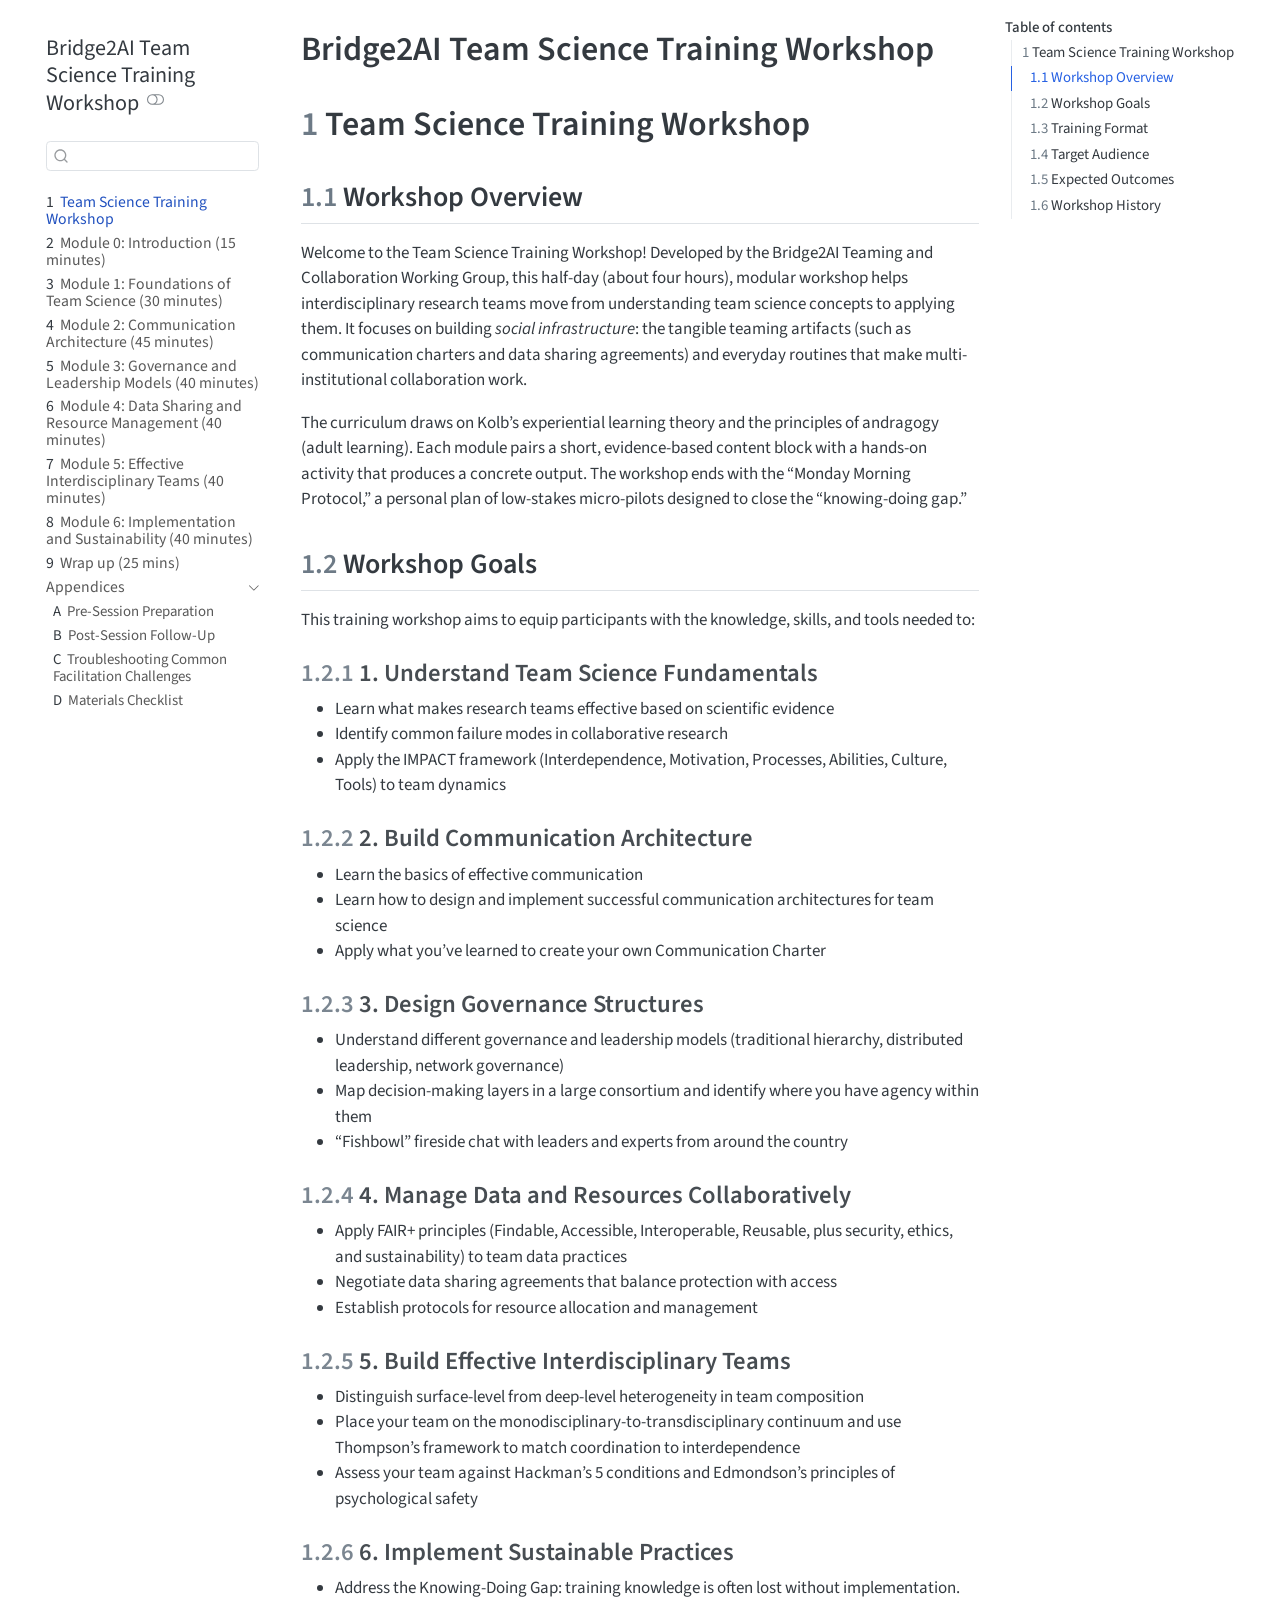
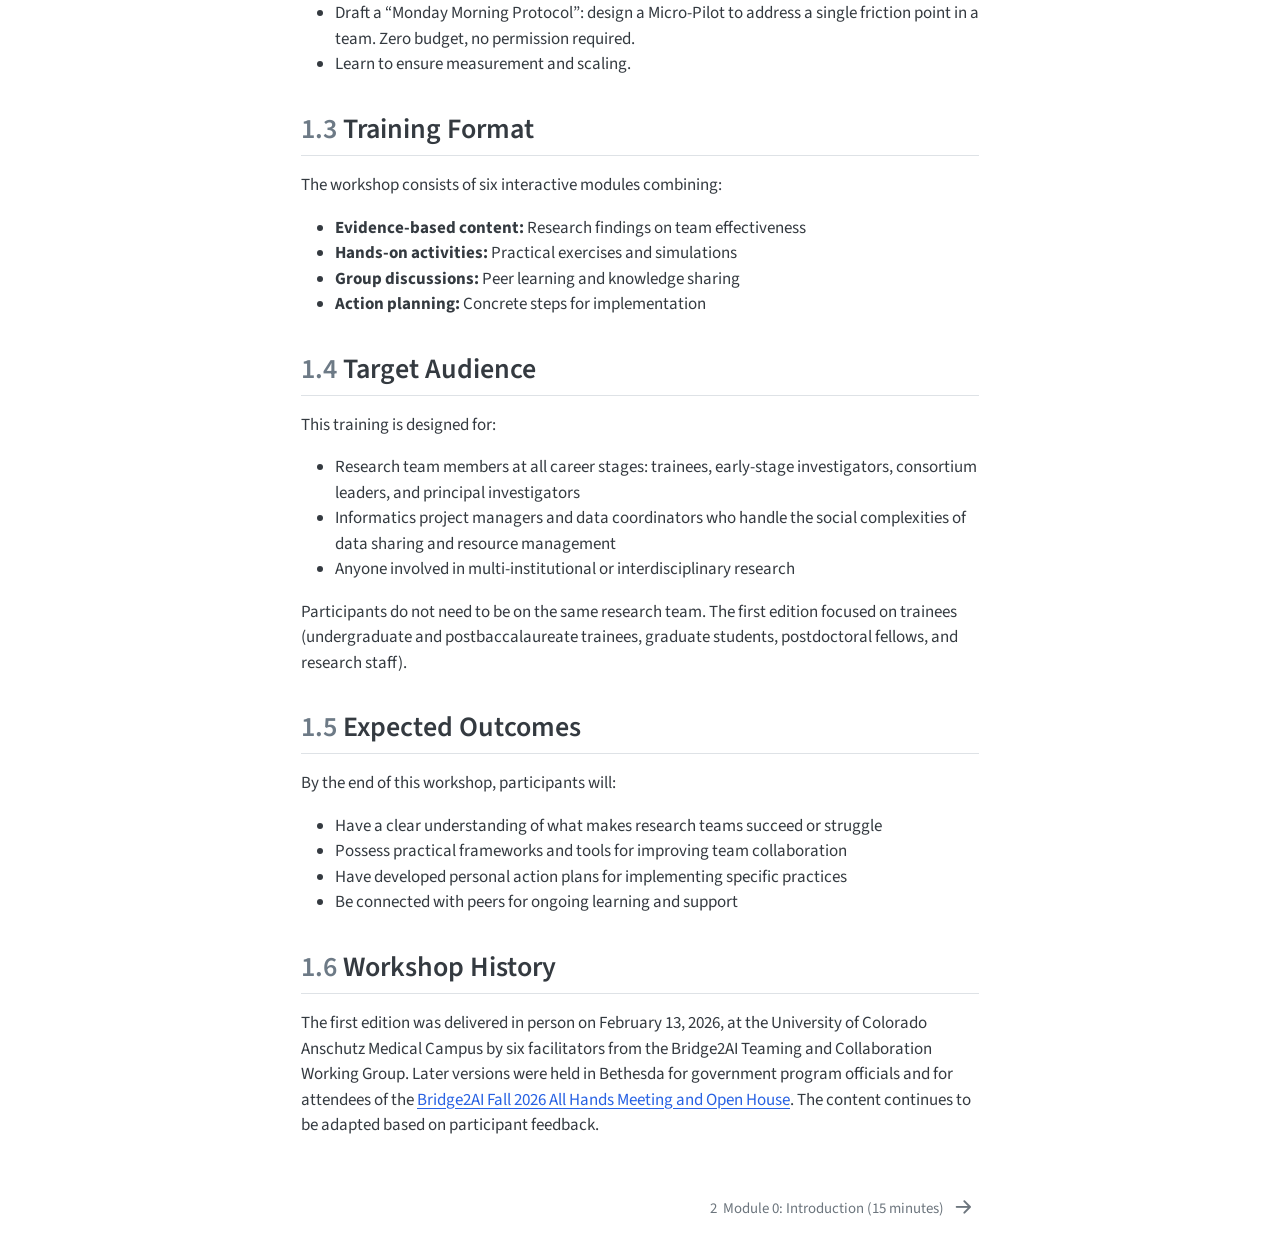
<file: index.html>
<!DOCTYPE html>
<html xmlns="http://www.w3.org/1999/xhtml" lang="en" xml:lang="en"><head>

<meta charset="utf-8">
<meta name="generator" content="quarto-1.11.9">

<meta name="viewport" content="width=device-width, initial-scale=1.0, user-scalable=yes">


<title>Bridge2AI Team Science Training Workshop</title>
<style>
/* Default styles provided by pandoc.
** See https://pandoc.org/MANUAL.html#variables-for-html for config info.
*/
span.smallcaps{font-variant: small-caps;}
div.columns{display: flex; gap: 1.5em;}
div.column{flex: auto;}
@media screen {
div.columns{gap: min(4vw, 1.5em);}
div.column{overflow-x: auto;}
}
div.hanging-indent{margin-left: 1.5em; text-indent: -1.5em;}
ul.task-list{list-style: none;}
ul.task-list li input[type="checkbox"] {
  width: 0.8em;
  margin: 0 0.8em 0.2em -1em; /* quarto-specific, see https://github.com/quarto-dev/quarto-cli/issues/4556 */ 
  vertical-align: middle;
}
</style>


<script src="site_libs/quarto-nav/quarto-nav.js"></script>
<script src="site_libs/quarto-nav/headroom.min.js"></script>
<script src="site_libs/clipboard/clipboard.min.js"></script>
<script src="site_libs/quarto-search/autocomplete.umd.js"></script>
<script src="site_libs/quarto-search/fuse.min.js"></script>
<script src="site_libs/quarto-search/quarto-search.js"></script>
<meta name="quarto:offset" content="./">
<link href="./module-0-introductions.html" rel="next">
<script src="site_libs/quarto-html/quarto.js" type="module"></script>
<script src="site_libs/quarto-html/tabsets/tabsets.js" type="module"></script>
<script src="site_libs/quarto-html/scrollable-regions/scrollable-regions.js" type="module"></script>
<script src="site_libs/quarto-html/popper.min.js"></script>
<script src="site_libs/quarto-html/tippy.umd.min.js"></script>
<script src="site_libs/quarto-html/anchor.min.js"></script>
<link href="site_libs/quarto-html/tippy.css" rel="stylesheet">
<link href="site_libs/quarto-html/quarto-syntax-highlighting-63b5708e65d6cd79cd7618c58d0c21e7.css" rel="stylesheet" class="quarto-color-scheme" id="quarto-text-highlighting-styles">
<link href="site_libs/quarto-html/quarto-syntax-highlighting-dark-447e42e69aaa9833c0ba1b986f430b20.css" rel="stylesheet" class="quarto-color-scheme quarto-color-alternate" id="quarto-text-highlighting-styles">
<link href="site_libs/quarto-html/quarto-syntax-highlighting-63b5708e65d6cd79cd7618c58d0c21e7.css" rel="stylesheet" class="quarto-color-scheme-extra" id="quarto-text-highlighting-styles">
<script src="site_libs/bootstrap/bootstrap.min.js"></script>
<link href="site_libs/bootstrap/bootstrap-icons.css" rel="stylesheet">
<link href="site_libs/bootstrap/bootstrap-fd437c11ef914449285a5c26e0daa494.min.css" rel="stylesheet" append-hash="true" class="quarto-color-scheme" id="quarto-bootstrap" data-mode="light">
<link href="site_libs/bootstrap/bootstrap-dark-c22d121c1962cb4eb0d4148300656303.min.css" rel="stylesheet" append-hash="true" class="quarto-color-scheme quarto-color-alternate" id="quarto-bootstrap" data-mode="dark">
<link href="site_libs/bootstrap/bootstrap-fd437c11ef914449285a5c26e0daa494.min.css" rel="stylesheet" append-hash="true" class="quarto-color-scheme-extra" id="quarto-bootstrap" data-mode="light">
<script id="quarto-search-options" type="application/json">{
  "location": "sidebar",
  "copy-button": false,
  "collapse-after": 3,
  "panel-placement": "start",
  "type": "textbox",
  "limit": 50,
  "keyboard-shortcut": [
    "f",
    "/",
    "s"
  ],
  "show-item-context": false,
  "language": {
    "search-no-results-text": "No results",
    "search-matching-documents-text": "matching documents",
    "search-copy-link-title": "Copy link to search",
    "search-hide-matches-text": "Hide additional matches",
    "search-more-match-text": "more match in this document",
    "search-more-matches-text": "more matches in this document",
    "search-clear-button-title": "Clear",
    "search-text-placeholder": "",
    "search-detached-cancel-button-title": "Cancel",
    "search-submit-button-title": "Submit",
    "search-label": "Search"
  }
}</script>


</head>

<body class="nav-sidebar floating quarto-light"><a id="quarto-skip-link" class="visually-hidden-focusable" href="#quarto-document-content">Skip to main content</a><script id="quarto-html-before-body" type="application/javascript">
    const toggleBodyColorMode = (bsSheetEl) => {
      const mode = bsSheetEl.getAttribute("data-mode");
      const bodyEl = window.document.querySelector("body");
      if (mode === "dark") {
        bodyEl.classList.add("quarto-dark");
        bodyEl.classList.remove("quarto-light");
      } else {
        bodyEl.classList.add("quarto-light");
        bodyEl.classList.remove("quarto-dark");
      }
    }
    const toggleBodyColorPrimary = () => {
      const bsSheetEl = window.document.querySelector("link#quarto-bootstrap:not([rel=disabled-stylesheet])");
      if (bsSheetEl) {
        toggleBodyColorMode(bsSheetEl);
      }
    }
    const setColorSchemeToggle = (alternate) => {
      const toggles = window.document.querySelectorAll('.quarto-color-scheme-toggle');
      for (let i=0; i < toggles.length; i++) {
        const toggle = toggles[i];
        if (toggle) {
          toggle.setAttribute("aria-checked", alternate ? "true" : "false");
          if (alternate) {
            toggle.classList.add("alternate");
          } else {
            toggle.classList.remove("alternate");
          }
        }
      }
    };
    const toggleColorMode = (alternate) => {
      // Switch the stylesheets
      const primaryStylesheets = window.document.querySelectorAll('link.quarto-color-scheme:not(.quarto-color-alternate)');
      const alternateStylesheets = window.document.querySelectorAll('link.quarto-color-scheme.quarto-color-alternate');
      manageTransitions('#quarto-margin-sidebar .nav-link', false);
      if (alternate) {
        // note: dark is layered on light, we don't disable primary!
        enableStylesheet(alternateStylesheets);
        for (const sheetNode of alternateStylesheets) {
          if (sheetNode.id === "quarto-bootstrap") {
            toggleBodyColorMode(sheetNode);
          }
        }
      } else {
        disableStylesheet(alternateStylesheets);
        enableStylesheet(primaryStylesheets)
        toggleBodyColorPrimary();
      }
      manageTransitions('#quarto-margin-sidebar .nav-link', true);
      // Switch the toggles
      setColorSchemeToggle(alternate)
    }
    // Hack to workaround the fact that safari doesn't
    // properly recolor the scrollbar when toggling (#1455).
    // Not run on load: stylesheets are set before first paint there, and
    // scrolling would undo the scroll to a URL fragment (#14973).
    // The one pixel nudge keeps the reader where they were.
    const refreshSafariScrollbar = () => {
      if (navigator.userAgent.indexOf('Safari') > 0 && navigator.userAgent.indexOf('Chrome') == -1) {
        manageTransitions("body", false);
        const scrollY = window.scrollY;
        window.scrollTo(0, scrollY > 0 ? scrollY - 1 : 1);
        setTimeout(() => {
          window.scrollTo(0, scrollY);
          manageTransitions("body", true);
        }, 40);
      }
    }
    const disableStylesheet = (stylesheets) => {
      for (let i=0; i < stylesheets.length; i++) {
        const stylesheet = stylesheets[i];
        stylesheet.rel = 'disabled-stylesheet';
      }
    }
    const enableStylesheet = (stylesheets) => {
      for (let i=0; i < stylesheets.length; i++) {
        const stylesheet = stylesheets[i];
        if(stylesheet.rel !== 'stylesheet') { // for Chrome, which will still FOUC without this check
          stylesheet.rel = 'stylesheet';
        }
      }
    }
    const manageTransitions = (selector, allowTransitions) => {
      const els = window.document.querySelectorAll(selector);
      for (let i=0; i < els.length; i++) {
        const el = els[i];
        if (allowTransitions) {
          el.classList.remove('notransition');
        } else {
          el.classList.add('notransition');
        }
      }
    }
    const isFileUrl = () => {
      return window.location.protocol === 'file:';
    }
    const hasAlternateSentinel = () => {
      let styleSentinel = getColorSchemeSentinel();
      if (styleSentinel !== null) {
        return styleSentinel === "alternate";
      } else {
        return false;
      }
    }
    const setStyleSentinel = (alternate) => {
      const value = alternate ? "alternate" : "default";
      if (!isFileUrl()) {
        window.localStorage.setItem("quarto-color-scheme", value);
      } else {
        localAlternateSentinel = value;
      }
    }
    const getColorSchemeSentinel = () => {
      if (!isFileUrl()) {
        const storageValue = window.localStorage.getItem("quarto-color-scheme");
        return storageValue != null ? storageValue : localAlternateSentinel;
      } else {
        return localAlternateSentinel;
      }
    }
    const toggleGiscusIfUsed = (isAlternate, darkModeDefault) => {
      const baseTheme = document.querySelector('#giscus-base-theme')?.value ?? 'light';
      const alternateTheme = document.querySelector('#giscus-alt-theme')?.value ?? 'dark';
      let newTheme = '';
      if(authorPrefersDark) {
        newTheme = isAlternate ? baseTheme : alternateTheme;
      } else {
        newTheme = isAlternate ? alternateTheme : baseTheme;
      }
      const changeGiscusTheme = () => {
        // From: https://github.com/giscus/giscus/issues/336
        const sendMessage = (message) => {
          const iframe = document.querySelector('iframe.giscus-frame');
          if (!iframe) return;
          iframe.contentWindow.postMessage({ giscus: message }, 'https://giscus.app');
        }
        sendMessage({
          setConfig: {
            theme: newTheme
          }
        });
      }
      const isGiscussLoaded = window.document.querySelector('iframe.giscus-frame') !== null;
      if (isGiscussLoaded) {
        changeGiscusTheme();
      }
    };
    const authorPrefersDark = false;
    const queryPrefersDark = window.matchMedia('(prefers-color-scheme: dark)');
    const darkModeDefault = queryPrefersDark.matches;
      document.querySelector('link#quarto-text-highlighting-styles.quarto-color-scheme-extra').rel = 'disabled-stylesheet';
      document.querySelector('link#quarto-bootstrap.quarto-color-scheme-extra').rel = 'disabled-stylesheet';
    let localAlternateSentinel = darkModeDefault ? 'alternate' : 'default';
    // Dark / light mode switch
    window.quartoToggleColorScheme = () => {
      // Read the current dark / light value
      let toAlternate = !hasAlternateSentinel();
      toggleColorMode(toAlternate);
      refreshSafariScrollbar();
      setStyleSentinel(toAlternate);
      toggleGiscusIfUsed(toAlternate, darkModeDefault);
      window.dispatchEvent(new Event('resize'));
    };
    queryPrefersDark.addEventListener("change", e => {
      if(window.localStorage.getItem("quarto-color-scheme") !== null)
        return;
      const alternate = e.matches
      toggleColorMode(alternate);
      refreshSafariScrollbar();
      localAlternateSentinel = e.matches ? 'alternate' : 'default'; // this is used alongside local storage!
      toggleGiscusIfUsed(alternate, darkModeDefault);
    });
    // Switch to dark mode if need be
    if (hasAlternateSentinel()) {
      toggleColorMode(true);
    } else {
      toggleColorMode(false);
    }
  </script>

<div id="quarto-search-results"></div>
  <header id="quarto-header" class="headroom fixed-top">
  <nav class="quarto-secondary-nav" aria-label="Toolbar">
    <div class="container-fluid d-flex">
      <button type="button" class="quarto-btn-toggle btn" data-bs-toggle="collapse" role="button" data-bs-target=".quarto-sidebar-collapse-item" aria-controls="quarto-sidebar" aria-expanded="false" aria-label="Toggle sidebar navigation" onclick="if (window.quartoToggleHeadroom) { window.quartoToggleHeadroom(); }">
        <i class="bi bi-layout-text-sidebar-reverse"></i>
      </button>
        <nav class="quarto-page-breadcrumbs" aria-label="Breadcrumbs"><ol class="breadcrumb"><li class="breadcrumb-item"><a href="./index.html"><span class="chapter-number">1</span>&nbsp; <span class="chapter-title">Team Science Training Workshop</span></a></li></ol></nav>
        <a class="flex-grow-1" data-bs-toggle="collapse" data-bs-target=".quarto-sidebar-collapse-item" onclick="if (window.quartoToggleHeadroom) { window.quartoToggleHeadroom(); }">      
        </a>
      <button type="button" class="btn quarto-search-button" aria-label="Search" onclick="window.quartoOpenSearch();">
        <i class="bi bi-search"></i>
      </button>
    </div>
  </nav>
</header>
<!-- content -->
<div id="quarto-content" class="quarto-container page-columns page-rows-contents page-layout-article">
<!-- sidebar -->
  <nav id="quarto-sidebar" class="sidebar collapse collapse-horizontal quarto-sidebar-collapse-item sidebar-navigation floating overflow-auto" aria-label="Site">
    <div class="pt-lg-2 mt-2 text-left sidebar-header">
    <div class="sidebar-title mb-0 py-0">
      <a href="./">Bridge2AI Team Science Training Workshop</a> 
        <div class="sidebar-tools-main">
  <button type="button" role="switch" aria-checked="false" class="quarto-color-scheme-toggle quarto-navigation-tool  px-1" onclick="window.quartoToggleColorScheme(); return false;" title="Toggle dark mode" aria-label="Toggle dark mode"><i class="bi"></i></button>
</div>
    </div>
      </div>
        <div class="mt-2 flex-shrink-0 align-items-center">
        <div class="sidebar-search">
        <div id="quarto-search" class="" title="Search"></div>
        </div>
        </div>
    <div class="sidebar-menu-container"> 
    <ul class="list-unstyled mt-1">
        <li class="sidebar-item">
  <div class="sidebar-item-container"> 
  <a href="./index.html" class="sidebar-item-text sidebar-link active">
 <span class="menu-text"><span class="chapter-number">1</span>&nbsp; <span class="chapter-title">Team Science Training Workshop</span></span></a>
  </div>
</li>
        <li class="sidebar-item">
  <div class="sidebar-item-container"> 
  <a href="./module-0-introductions.html" class="sidebar-item-text sidebar-link">
 <span class="menu-text"><span class="chapter-number">2</span>&nbsp; <span class="chapter-title">Module 0: Introduction (15 minutes)</span></span></a>
  </div>
</li>
        <li class="sidebar-item">
  <div class="sidebar-item-container"> 
  <a href="./module-1-foundations.html" class="sidebar-item-text sidebar-link">
 <span class="menu-text"><span class="chapter-number">3</span>&nbsp; <span class="chapter-title">Module 1: Foundations of Team Science (30 minutes)</span></span></a>
  </div>
</li>
        <li class="sidebar-item">
  <div class="sidebar-item-container"> 
  <a href="./module-2-communication.html" class="sidebar-item-text sidebar-link">
 <span class="menu-text"><span class="chapter-number">4</span>&nbsp; <span class="chapter-title">Module 2: Communication Architecture (45 minutes)</span></span></a>
  </div>
</li>
        <li class="sidebar-item">
  <div class="sidebar-item-container"> 
  <a href="./module-3-governance.html" class="sidebar-item-text sidebar-link">
 <span class="menu-text"><span class="chapter-number">5</span>&nbsp; <span class="chapter-title">Module 3: Governance and Leadership Models (40 minutes)</span></span></a>
  </div>
</li>
        <li class="sidebar-item">
  <div class="sidebar-item-container"> 
  <a href="./module-4-data-sharing.html" class="sidebar-item-text sidebar-link">
 <span class="menu-text"><span class="chapter-number">6</span>&nbsp; <span class="chapter-title">Module 4: Data Sharing and Resource Management (40 minutes)</span></span></a>
  </div>
</li>
        <li class="sidebar-item">
  <div class="sidebar-item-container"> 
  <a href="./module-5-inclusion.html" class="sidebar-item-text sidebar-link">
 <span class="menu-text"><span class="chapter-number">7</span>&nbsp; <span class="chapter-title">Module 5: Effective Interdisciplinary Teams (40 minutes)</span></span></a>
  </div>
</li>
        <li class="sidebar-item">
  <div class="sidebar-item-container"> 
  <a href="./module-6-implementation.html" class="sidebar-item-text sidebar-link">
 <span class="menu-text"><span class="chapter-number">8</span>&nbsp; <span class="chapter-title">Module 6: Implementation and Sustainability (40 minutes)</span></span></a>
  </div>
</li>
        <li class="sidebar-item">
  <div class="sidebar-item-container"> 
  <a href="./wrap-up.html" class="sidebar-item-text sidebar-link">
 <span class="menu-text"><span class="chapter-number">9</span>&nbsp; <span class="chapter-title">Wrap up (25 mins)</span></span></a>
  </div>
</li>
        <li class="sidebar-item sidebar-item-section">
      <div class="sidebar-item-container"> 
            <button type="button" class="sidebar-item-text sidebar-item-toggle sidebar-link text-start" data-bs-toggle="collapse" data-bs-target="#quarto-sidebar-section-1" aria-controls="quarto-sidebar-section-1" aria-expanded="true">
 <span class="menu-text" id="quarto-sidebar-section-1-label">Appendices</span><i class="bi bi-chevron-right" aria-hidden="true"></i></button>
      </div>
      <ul id="quarto-sidebar-section-1" aria-labelledby="quarto-sidebar-section-1-label" class="collapse list-unstyled sidebar-section depth1 show">  
          <li class="sidebar-item">
  <div class="sidebar-item-container"> 
  <a href="./pre-session-preparation.html" class="sidebar-item-text sidebar-link">
 <span class="menu-text"><span class="chapter-number">A</span>&nbsp; <span class="chapter-title">Pre-Session Preparation</span></span></a>
  </div>
</li>
          <li class="sidebar-item">
  <div class="sidebar-item-container"> 
  <a href="./post-session-follow-up.html" class="sidebar-item-text sidebar-link">
 <span class="menu-text"><span class="chapter-number">B</span>&nbsp; <span class="chapter-title">Post-Session Follow-Up</span></span></a>
  </div>
</li>
          <li class="sidebar-item">
  <div class="sidebar-item-container"> 
  <a href="./troubleshooting.html" class="sidebar-item-text sidebar-link">
 <span class="menu-text"><span class="chapter-number">C</span>&nbsp; <span class="chapter-title">Troubleshooting Common Facilitation Challenges</span></span></a>
  </div>
</li>
          <li class="sidebar-item">
  <div class="sidebar-item-container"> 
  <a href="./materials-checklist.html" class="sidebar-item-text sidebar-link">
 <span class="menu-text"><span class="chapter-number">D</span>&nbsp; <span class="chapter-title">Materials Checklist</span></span></a>
  </div>
</li>
      </ul>
  </li>
    </ul>
    </div>
</nav>
<div id="quarto-sidebar-glass" class="quarto-sidebar-collapse-item" data-bs-toggle="collapse" data-bs-target=".quarto-sidebar-collapse-item"></div>
<!-- margin-sidebar -->
    <div id="quarto-margin-sidebar" class="sidebar margin-sidebar">
        <nav id="TOC" role="doc-toc" aria-labelledby="toc-title" class="toc-active">
    <h2 id="toc-title">Table of contents</h2>
   
  <ul>
  <li><a href="#team-science-training-workshop" id="toc-team-science-training-workshop" class="nav-link active" data-scroll-target="#team-science-training-workshop"><span class="header-section-number">1</span> Team Science Training Workshop</a>
  <ul class="collapse">
  <li><a href="#workshop-overview" id="toc-workshop-overview" class="nav-link" data-scroll-target="#workshop-overview"><span class="header-section-number">1.1</span> Workshop Overview</a></li>
  <li><a href="#workshop-goals" id="toc-workshop-goals" class="nav-link" data-scroll-target="#workshop-goals"><span class="header-section-number">1.2</span> Workshop Goals</a>
  <ul class="collapse">
  <li><a href="#understand-team-science-fundamentals" id="toc-understand-team-science-fundamentals" class="nav-link" data-scroll-target="#understand-team-science-fundamentals"><span class="header-section-number">1.2.1</span> 1. Understand Team Science Fundamentals</a></li>
  <li><a href="#build-communication-architecture" id="toc-build-communication-architecture" class="nav-link" data-scroll-target="#build-communication-architecture"><span class="header-section-number">1.2.2</span> 2. Build Communication Architecture</a></li>
  <li><a href="#design-governance-structures" id="toc-design-governance-structures" class="nav-link" data-scroll-target="#design-governance-structures"><span class="header-section-number">1.2.3</span> 3. Design Governance Structures</a></li>
  <li><a href="#manage-data-and-resources-collaboratively" id="toc-manage-data-and-resources-collaboratively" class="nav-link" data-scroll-target="#manage-data-and-resources-collaboratively"><span class="header-section-number">1.2.4</span> 4. Manage Data and Resources Collaboratively</a></li>
  <li><a href="#build-effective-interdisciplinary-teams" id="toc-build-effective-interdisciplinary-teams" class="nav-link" data-scroll-target="#build-effective-interdisciplinary-teams"><span class="header-section-number">1.2.5</span> 5. Build Effective Interdisciplinary Teams</a></li>
  <li><a href="#implement-sustainable-practices" id="toc-implement-sustainable-practices" class="nav-link" data-scroll-target="#implement-sustainable-practices"><span class="header-section-number">1.2.6</span> 6. Implement Sustainable Practices</a></li>
  </ul></li>
  <li><a href="#training-format" id="toc-training-format" class="nav-link" data-scroll-target="#training-format"><span class="header-section-number">1.3</span> Training Format</a></li>
  <li><a href="#target-audience" id="toc-target-audience" class="nav-link" data-scroll-target="#target-audience"><span class="header-section-number">1.4</span> Target Audience</a></li>
  <li><a href="#expected-outcomes" id="toc-expected-outcomes" class="nav-link" data-scroll-target="#expected-outcomes"><span class="header-section-number">1.5</span> Expected Outcomes</a></li>
  <li><a href="#workshop-history" id="toc-workshop-history" class="nav-link" data-scroll-target="#workshop-history"><span class="header-section-number">1.6</span> Workshop History</a></li>
  </ul></li>
  </ul>
</nav>
    </div>
<!-- main -->
<main class="content" id="quarto-document-content" tabindex="-1">


<header id="title-block-header" class="quarto-title-block default">
<div class="quarto-title">
<h1 class="title">Bridge2AI Team Science Training Workshop</h1>
</div>



<div class="quarto-title-meta">

    
  
    
  </div>
  


</header>


<section id="team-science-training-workshop" class="level1" data-number="1">
<h1 data-number="1"><span class="header-section-number">1</span> Team Science Training Workshop</h1>
<section id="workshop-overview" class="level2" data-number="1.1">
<h2 data-number="1.1" class="anchored" data-anchor-id="workshop-overview"><span class="header-section-number">1.1</span> Workshop Overview</h2>
<p>Welcome to the Team Science Training Workshop! Developed by the Bridge2AI Teaming and Collaboration Working Group, this half-day (about four hours), modular workshop helps interdisciplinary research teams move from understanding team science concepts to applying them. It focuses on building <em>social infrastructure</em>: the tangible teaming artifacts (such as communication charters and data sharing agreements) and everyday routines that make multi-institutional collaboration work.</p>
<p>The curriculum draws on Kolb’s experiential learning theory and the principles of andragogy (adult learning). Each module pairs a short, evidence-based content block with a hands-on activity that produces a concrete output. The workshop ends with the “Monday Morning Protocol,” a personal plan of low-stakes micro-pilots designed to close the “knowing-doing gap.”</p>
</section>
<section id="workshop-goals" class="level2" data-number="1.2">
<h2 data-number="1.2" class="anchored" data-anchor-id="workshop-goals"><span class="header-section-number">1.2</span> Workshop Goals</h2>
<p>This training workshop aims to equip participants with the knowledge, skills, and tools needed to:</p>
<section id="understand-team-science-fundamentals" class="level3" data-number="1.2.1">
<h3 data-number="1.2.1" class="anchored" data-anchor-id="understand-team-science-fundamentals"><span class="header-section-number">1.2.1</span> 1. Understand Team Science Fundamentals</h3>
<ul>
<li>Learn what makes research teams effective based on scientific evidence</li>
<li>Identify common failure modes in collaborative research</li>
<li>Apply the IMPACT framework (Interdependence, Motivation, Processes, Abilities, Culture, Tools) to team dynamics</li>
</ul>
</section>
<section id="build-communication-architecture" class="level3" data-number="1.2.2">
<h3 data-number="1.2.2" class="anchored" data-anchor-id="build-communication-architecture"><span class="header-section-number">1.2.2</span> 2. Build Communication Architecture</h3>
<ul>
<li>Learn the basics of effective communication</li>
<li>Learn how to design and implement successful communication architectures for team science</li>
<li>Apply what you’ve learned to create your own Communication Charter</li>
</ul>
</section>
<section id="design-governance-structures" class="level3" data-number="1.2.3">
<h3 data-number="1.2.3" class="anchored" data-anchor-id="design-governance-structures"><span class="header-section-number">1.2.3</span> 3. Design Governance Structures</h3>
<ul>
<li>Understand different governance and leadership models (traditional hierarchy, distributed leadership, network governance)</li>
<li>Map decision-making layers in a large consortium and identify where you have agency within them</li>
<li>“Fishbowl” fireside chat with leaders and experts from around the country</li>
</ul>
</section>
<section id="manage-data-and-resources-collaboratively" class="level3" data-number="1.2.4">
<h3 data-number="1.2.4" class="anchored" data-anchor-id="manage-data-and-resources-collaboratively"><span class="header-section-number">1.2.4</span> 4. Manage Data and Resources Collaboratively</h3>
<ul>
<li>Apply FAIR+ principles (Findable, Accessible, Interoperable, Reusable, plus security, ethics, and sustainability) to team data practices</li>
<li>Negotiate data sharing agreements that balance protection with access</li>
<li>Establish protocols for resource allocation and management</li>
</ul>
</section>
<section id="build-effective-interdisciplinary-teams" class="level3" data-number="1.2.5">
<h3 data-number="1.2.5" class="anchored" data-anchor-id="build-effective-interdisciplinary-teams"><span class="header-section-number">1.2.5</span> 5. Build Effective Interdisciplinary Teams</h3>
<ul>
<li>Distinguish surface-level from deep-level heterogeneity in team composition</li>
<li>Place your team on the monodisciplinary-to-transdisciplinary continuum and use Thompson’s framework to match coordination to interdependence</li>
<li>Assess your team against Hackman’s 5 conditions and Edmondson’s principles of psychological safety</li>
</ul>
</section>
<section id="implement-sustainable-practices" class="level3" data-number="1.2.6">
<h3 data-number="1.2.6" class="anchored" data-anchor-id="implement-sustainable-practices"><span class="header-section-number">1.2.6</span> 6. Implement Sustainable Practices</h3>
<ul>
<li>Address the Knowing-Doing Gap: training knowledge is often lost without implementation.</li>
<li>Draft a “Monday Morning Protocol”: design a Micro-Pilot to address a single friction point in a team. Zero budget, no permission required.</li>
<li>Learn to ensure measurement and scaling.</li>
</ul>
</section>
</section>
<section id="training-format" class="level2" data-number="1.3">
<h2 data-number="1.3" class="anchored" data-anchor-id="training-format"><span class="header-section-number">1.3</span> Training Format</h2>
<p>The workshop consists of six interactive modules combining:</p>
<ul>
<li><strong>Evidence-based content:</strong> Research findings on team effectiveness</li>
<li><strong>Hands-on activities:</strong> Practical exercises and simulations</li>
<li><strong>Group discussions:</strong> Peer learning and knowledge sharing</li>
<li><strong>Action planning:</strong> Concrete steps for implementation</li>
</ul>
</section>
<section id="target-audience" class="level2" data-number="1.4">
<h2 data-number="1.4" class="anchored" data-anchor-id="target-audience"><span class="header-section-number">1.4</span> Target Audience</h2>
<p>This training is designed for:</p>
<ul>
<li>Research team members at all career stages: trainees, early-stage investigators, consortium leaders, and principal investigators</li>
<li>Informatics project managers and data coordinators who handle the social complexities of data sharing and resource management</li>
<li>Anyone involved in multi-institutional or interdisciplinary research</li>
</ul>
<p>Participants do not need to be on the same research team. The first edition focused on trainees (undergraduate and postbaccalaureate trainees, graduate students, postdoctoral fellows, and research staff).</p>
</section>
<section id="expected-outcomes" class="level2" data-number="1.5">
<h2 data-number="1.5" class="anchored" data-anchor-id="expected-outcomes"><span class="header-section-number">1.5</span> Expected Outcomes</h2>
<p>By the end of this workshop, participants will:</p>
<ul>
<li>Have a clear understanding of what makes research teams succeed or struggle</li>
<li>Possess practical frameworks and tools for improving team collaboration</li>
<li>Have developed personal action plans for implementing specific practices</li>
<li>Be connected with peers for ongoing learning and support</li>
</ul>
</section>
<section id="workshop-history" class="level2" data-number="1.6">
<h2 data-number="1.6" class="anchored" data-anchor-id="workshop-history"><span class="header-section-number">1.6</span> Workshop History</h2>
<p>The first edition was delivered in person on February 13, 2026, at the University of Colorado Anschutz Medical Campus by six facilitators from the Bridge2AI Teaming and Collaboration Working Group. Later versions were held in Bethesda for government program officials and for attendees of the <a href="https://meeting.bridge2ai.org/">Bridge2AI Fall 2026 All Hands Meeting and Open House</a>. The content continues to be adapted based on participant feedback.</p>


</section>
</section>

</main> <!-- /main -->
<script id="quarto-html-after-body" type="application/javascript">
  window.document.addEventListener("DOMContentLoaded", function (event) {
    // Ensure there is a toggle, if there isn't float one in the top right
    if (window.document.querySelector('.quarto-color-scheme-toggle') === null) {
      const toggle = window.document.createElement('button');
      toggle.type = "button";
      toggle.setAttribute("role", "switch");
      toggle.setAttribute("aria-checked", "false");
      toggle.classList.add('top-right');
      toggle.classList.add('quarto-color-scheme-toggle');
      toggle.setAttribute("aria-label", "Toggle dark mode");
      toggle.onclick = function() { try { window.quartoToggleColorScheme(); } catch {} return false; };
      const i = window.document.createElement("i");
      i.classList.add('bi');
      toggle.appendChild(i);
      // Put the toggle in a landmark of its own, so that landmark navigation
      // can reach it.
      //
      // The container is always a fresh direct child of body, and the toggle is
      // never moved into page furniture that the theme or the author controls.
      // The toggle is positioned against the page, so any ancestor that
      // establishes a containing block captures it: a positioned element or a
      // grid for position: absolute, and transform, filter, will-change or
      // contain for position: fixed. A direct child of body has none of these
      // to inherit, and the shift when one appears is silent and visual.
      //
      // ARIA says a document should have at most one banner, and axe reports a
      // duplicate whether or not the banners carry distinct labels. So use a
      // header when the page has no banner yet, and a named region otherwise.
      //
      // A header is a banner wherever it sits, unless it is inside sectioning
      // content, so this cannot just look at the children of body: a custom
      // page layout wraps the title block header in a plain div. An explicit
      // role="banner" always counts.
      const sectioning = 'article, aside, main, nav, section, [role="article"], [role="complementary"], [role="main"], [role="navigation"], [role="region"]';
      const hasBanner = Array.from(
        window.document.querySelectorAll('header:not([role]), [role="banner"]')
      ).some(function(el) {
        return el.hasAttribute("role") || el.closest(sectioning) === null;
      });
      const container = window.document.createElement(hasBanner ? "div" : "header");
      if (hasBanner) {
        container.setAttribute("role", "region");
        container.setAttribute("aria-label", "Toggle dark mode");
      }
      container.classList.add('quarto-color-scheme-toggle-container');
      container.appendChild(toggle);
      window.document.body.appendChild(container);
    }
    setColorSchemeToggle(hasAlternateSentinel())
    const icon = "";
    const anchorJS = new window.AnchorJS();
    anchorJS.options = {
      placement: 'right',
      icon: icon
    };
    anchorJS.add('.anchored');
    const isCodeAnnotation = (el) => {
      for (const clz of el.classList) {
        if (clz.startsWith('code-annotation-')) {                     
          return true;
        }
      }
      return false;
    }
    const onCopySuccess = function(e) {
      // button target
      const button = e.trigger;
      // don't keep focus
      button.blur();
      // flash "checked"
      button.classList.add('code-copy-button-checked');
      var currentTitle = button.getAttribute("title");
      button.setAttribute("title", "Copied!");
      let tooltip;
      if (window.bootstrap) {
        button.setAttribute("data-bs-toggle", "tooltip");
        button.setAttribute("data-bs-placement", "left");
        button.setAttribute("data-bs-title", "Copied!");
        tooltip = new bootstrap.Tooltip(button, 
          { trigger: "manual", 
            customClass: "code-copy-button-tooltip",
            offset: [0, -8]});
        tooltip.show();    
      }
      setTimeout(function() {
        if (tooltip) {
          tooltip.hide();
          button.removeAttribute("data-bs-title");
          button.removeAttribute("data-bs-toggle");
          button.removeAttribute("data-bs-placement");
        }
        button.setAttribute("title", currentTitle);
        button.classList.remove('code-copy-button-checked');
      }, 1000);
      // clear code selection
      e.clearSelection();
    }
    const getTextToCopy = function(trigger) {
      const outerScaffold = trigger.parentElement.cloneNode(true);
      const codeEl = outerScaffold.querySelector('code');
      for (const childEl of codeEl.children) {
        if (isCodeAnnotation(childEl)) {
          childEl.remove();
        }
      }
      return codeEl.innerText;
    }
    const clipboard = new window.ClipboardJS('.code-copy-button:not([data-in-quarto-modal])', {
      text: getTextToCopy
    });
    clipboard.on('success', onCopySuccess);
    if (window.document.getElementById('quarto-embedded-source-code-modal')) {
      const clipboardModal = new window.ClipboardJS('.code-copy-button[data-in-quarto-modal]', {
        text: getTextToCopy,
        container: window.document.getElementById('quarto-embedded-source-code-modal')
      });
      clipboardModal.on('success', onCopySuccess);
    }
      var localhostRegex = new RegExp(/^(?:http|https):\/\/localhost\:?[0-9]*\//);
      var mailtoRegex = new RegExp(/^mailto:/);
        var filterRegex = new RegExp('/' + window.location.host + '/');
      var isInternal = (href) => {
          return filterRegex.test(href) || localhostRegex.test(href) || mailtoRegex.test(href);
      }
      // Inspect non-navigation links and adorn them if external
      window.quartoDecorateExternalLinks = function (root) {
     var links = (root || window.document).querySelectorAll('a[href]:not(.nav-link):not(.navbar-brand):not(.toc-action):not(.sidebar-link):not(.sidebar-item-toggle):not(.pagination-link):not(.no-external):not([aria-hidden]):not(.dropdown-item):not(.quarto-navigation-tool):not(.about-link)');
      for (var i=0; i<links.length; i++) {
        const link = links[i];
        if (!isInternal(link.href)) {
          // undo the damage that might have been done by quarto-nav.js in the case of
          // links that we want to consider external
          if (link.dataset.originalHref !== undefined) {
            link.href = link.dataset.originalHref;
          }
          if (!link.classList.contains('no-external-icon')) {
          }
        }
      }
      };
      window.quartoDecorateExternalLinks(window.document);
    // Esc closes the popup (WCAG 1.4.13) and focus leaving both trigger and
    // popup closes it (WCAG 2.4.11); tippy handles neither for interactive popups.
    const hideOnEscAndFocusOut = {
      name: 'hideOnEscAndFocusOut',
      defaultValue: true,
      fn(instance) {
        const dismiss = () => {
          // A show scheduled by the trigger delay would otherwise reopen it
          instance.clearDelayTimeouts();
          instance.hide();
        };
        const onKeyDown = (event) => {
          if (event.key !== 'Escape') {
            return;
          }
          // Keep Esc from also reaching page handlers (e.g. reveal.js overview),
          // except an open reveal.js slide menu, which Esc should close too.
          // The menu handles keys only when its keyboard option is on.
          const menuHandlesEsc = window.Reveal?.getPlugin?.('menu')?.isOpen() &&
            window.Reveal.getConfig().menu?.keyboard !== false;
          if (!menuHandlesEsc) {
            event.stopPropagation();
          }
          if (instance.popper.contains(window.document.activeElement)) {
            // Disabled while refocusing so the focus trigger does not reopen it
            instance.disable();
            instance.reference.focus();
            instance.enable();
          }
          dismiss();
        };
        const onFocusOut = (event) => {
          const target = event.relatedTarget;
          if (target && !instance.reference.contains(target) &&
              !instance.popper.contains(target)) {
            dismiss();
          }
        };
        // On the trigger too: a click trigger (code-annotations: select) has no
        // blur handling. Attached for the instance's lifetime so leaving the
        // trigger also cancels a show still pending on the trigger delay.
        instance.reference.addEventListener('focusout', onFocusOut);
        return {
          onShow() {
            window.document.addEventListener('keydown', onKeyDown, true);
            instance.popper.addEventListener('focusout', onFocusOut);
          },
          onHide() {
            window.document.removeEventListener('keydown', onKeyDown, true);
            instance.popper.removeEventListener('focusout', onFocusOut);
          },
          onDestroy() {
            instance.reference.removeEventListener('focusout', onFocusOut);
          },
        };
      },
    };
    function tippyHover(el, contentFn, onTriggerFn, onUntriggerFn) {
      const config = {
        allowHTML: true,
        maxWidth: 500,
        delay: 100,
        arrow: false,
        appendTo: function(el) {
            return el.parentElement;
        },
        interactive: true,
        interactiveBorder: 10,
        theme: 'quarto',
        placement: 'bottom-start',
        plugins: [hideOnEscAndFocusOut],
      };
      if (contentFn) {
        config.content = contentFn;
      }
      if (onTriggerFn) {
        config.onTrigger = onTriggerFn;
      }
      if (onUntriggerFn) {
        config.onUntrigger = onUntriggerFn;
      }
      window.tippy(el, config); 
    }
    const noterefs = window.document.querySelectorAll('a[role="doc-noteref"]');
    for (var i=0; i<noterefs.length; i++) {
      const ref = noterefs[i];
      tippyHover(ref, function() {
        // use id or data attribute instead here
        let href = ref.getAttribute('data-footnote-href') || ref.getAttribute('href');
        try { href = new URL(href).hash; } catch {}
        const id = href.replace(/^#\/?/, "");
        const note = window.document.getElementById(id);
        if (note) {
          return note.innerHTML;
        } else {
          return "";
        }
      });
    }
    const xrefs = window.document.querySelectorAll('a.quarto-xref');
    const processXRef = (id, note) => {
      // Strip column container classes
      const stripColumnClz = (el) => {
        el.classList.remove("page-full", "page-columns");
        if (el.children) {
          for (const child of el.children) {
            stripColumnClz(child);
          }
        }
      }
      stripColumnClz(note)
      if (id === null || id.startsWith('sec-')) {
        // Special case sections, only their first couple elements
        const container = document.createElement("div");
        if (note.children && note.children.length > 2) {
          container.appendChild(note.children[0].cloneNode(true));
          for (let i = 1; i < note.children.length; i++) {
            const child = note.children[i];
            if (child.tagName === "P" && child.innerText === "") {
              continue;
            } else {
              container.appendChild(child.cloneNode(true));
              break;
            }
          }
          if (window.Quarto?.typesetMath) {
            window.Quarto.typesetMath(container);
          }
          return container.innerHTML
        } else {
          if (window.Quarto?.typesetMath) {
            window.Quarto.typesetMath(note);
          }
          return note.innerHTML;
        }
      } else {
        // Remove any anchor links if they are present
        const anchorLink = note.querySelector('a.anchorjs-link');
        if (anchorLink) {
          anchorLink.remove();
        }
        if (window.Quarto?.typesetMath) {
          window.Quarto.typesetMath(note);
        }
        if (note.classList.contains("callout")) {
          return note.outerHTML;
        } else {
          return note.innerHTML;
        }
      }
    }
    for (var i=0; i<xrefs.length; i++) {
      const xref = xrefs[i];
      tippyHover(xref, undefined, function(instance) {
        instance.disable();
        let url = xref.getAttribute('href');
        let hash = undefined; 
        if (url.startsWith('#')) {
          hash = url;
        } else {
          try { hash = new URL(url).hash; } catch {}
        }
        if (hash) {
          const id = hash.replace(/^#\/?/, "");
          const note = window.document.getElementById(id);
          if (note !== null) {
            try {
              const html = processXRef(id, note.cloneNode(true));
              instance.setContent(html);
            } finally {
              instance.enable();
              instance.show();
            }
          } else {
            // See if we can fetch this
            fetch(url.split('#')[0])
            .then(res => res.text())
            .then(html => {
              const parser = new DOMParser();
              const htmlDoc = parser.parseFromString(html, "text/html");
              const note = htmlDoc.getElementById(id);
              if (note !== null) {
                const html = processXRef(id, note);
                instance.setContent(html);
              } 
            }).finally(() => {
              instance.enable();
              instance.show();
            });
          }
        } else {
          // See if we can fetch a full url (with no hash to target)
          // This is a special case and we should probably do some content thinning / targeting
          fetch(url)
          .then(res => res.text())
          .then(html => {
            const parser = new DOMParser();
            const htmlDoc = parser.parseFromString(html, "text/html");
            const note = htmlDoc.querySelector('main.content');
            if (note !== null) {
              // This should only happen for chapter cross references
              // (since there is no id in the URL)
              // remove the first header
              if (note.children.length > 0 && note.children[0].tagName === "HEADER") {
                note.children[0].remove();
              }
              const html = processXRef(null, note);
              instance.setContent(html);
            } 
          }).finally(() => {
            instance.enable();
            instance.show();
          });
        }
      }, function(instance) {
      });
    }
        let selectedAnnoteEl;
        const selectorForAnnotation = ( cell, annotation) => {
          let cellAttr = 'data-code-cell="' + cell + '"';
          let lineAttr = 'data-code-annotation="' +  annotation + '"';
          const selector = 'span[' + cellAttr + '][' + lineAttr + ']';
          return selector;
        }
        const selectCodeLines = (annoteEl) => {
          const doc = window.document;
          const targetCell = annoteEl.getAttribute("data-target-cell");
          const targetAnnotation = annoteEl.getAttribute("data-target-annotation");
          const annoteSpan = window.document.querySelector(selectorForAnnotation(targetCell, targetAnnotation));
          const lines = annoteSpan.getAttribute("data-code-lines").split(",");
          const lineIds = lines.map((line) => {
            return targetCell + "-" + line;
          })
          // Each band is positioned against its own containing block, which is
          // not the offsetParent of the lines, so place it from client rects.
          const placeBand = (band, firstEl, lastEl, codeBlock) => {
            const container = band.offsetParent;
            if (container === null) {
              return;
            }
            const containerRect = container.getBoundingClientRect();
            // Reveal.js scales slides with a transform, so convert client
            // pixels back to the CSS pixels of the container.
            const scale = containerRect.height / container.offsetHeight || 1;
            const firstRect = firstEl.getBoundingClientRect();
            const lastRect = lastEl.getBoundingClientRect();
            const top = (firstRect.top - containerRect.top) / scale - container.clientTop + container.scrollTop;
            const height = (lastRect.bottom - firstRect.top) / scale;
            band.style.top = top - 2 + "px";
            band.style.height = height + 4 + "px";
            if (codeBlock) {
              // Without the copy button wrapper, the containing block is wider
              // than the code block, so span the code block explicitly.
              const blockRect = codeBlock.getBoundingClientRect();
              band.style.left = (blockRect.left - containerRect.left) / scale - container.clientLeft + container.scrollLeft + "px";
              band.style.width = blockRect.width / scale + "px";
            }
          };
          if (lineIds.length > 0) {
            const el = window.document.getElementById(lineIds[0]);
            const lastEl = window.document.getElementById(lineIds[lineIds.length - 1]);
            const parent = el.parentElement.parentElement;
            // cook up a div (if necessary) and position it
            let div = window.document.getElementById("code-annotation-line-highlight");
            if (div === null) {
              div = window.document.createElement("div");
              div.setAttribute("id", "code-annotation-line-highlight");
              div.style.position = 'absolute';
              parent.appendChild(div);
            }
            placeBand(div, el, lastEl, parent.closest("div.sourceCode") || parent);
            let gutterDiv = window.document.getElementById("code-annotation-line-highlight-gutter");
            if (gutterDiv === null) {
              gutterDiv = window.document.createElement("div");
              gutterDiv.setAttribute("id", "code-annotation-line-highlight-gutter");
              gutterDiv.style.position = 'absolute';
              const codeCell = window.document.getElementById(targetCell);
              const gutter = codeCell.querySelector('.code-annotation-gutter');
              gutter.appendChild(gutterDiv);
            }
            placeBand(gutterDiv, el, lastEl);
            selectedAnnoteEl = annoteEl;
          }
        };
        const unselectCodeLines = () => {
          const elementsIds = ["code-annotation-line-highlight", "code-annotation-line-highlight-gutter"];
          elementsIds.forEach((elId) => {
            const div = window.document.getElementById(elId);
            if (div) {
              div.remove();
            }
          });
          selectedAnnoteEl = undefined;
        };
          // Handle positioning of the toggle
      window.addEventListener(
        "resize",
        throttle(() => {
          elRect = undefined;
          if (selectedAnnoteEl) {
            selectCodeLines(selectedAnnoteEl);
          }
        }, 10)
      );
      function throttle(fn, ms) {
      let throttle = false;
      let timer;
        return (...args) => {
          if(!throttle) { // first call gets through
              fn.apply(this, args);
              throttle = true;
          } else { // all the others get throttled
              if(timer) clearTimeout(timer); // cancel #2
              timer = setTimeout(() => {
                fn.apply(this, args);
                timer = throttle = false;
              }, ms);
          }
        };
      }
        // Attach click handler to the DT
        const annoteDls = window.document.querySelectorAll('dt[data-target-cell]');
        for (const annoteDlNode of annoteDls) {
          annoteDlNode.addEventListener('click', (event) => {
            const clickedEl = event.target;
            if (clickedEl !== selectedAnnoteEl) {
              unselectCodeLines();
              const activeEl = window.document.querySelector('dt[data-target-cell].code-annotation-active');
              if (activeEl) {
                activeEl.classList.remove('code-annotation-active');
              }
              selectCodeLines(clickedEl);
              clickedEl.classList.add('code-annotation-active');
            } else {
              // Unselect the line
              unselectCodeLines();
              clickedEl.classList.remove('code-annotation-active');
            }
          });
        }
    const findCites = (el) => {
      const parentEl = el.parentElement;
      if (parentEl) {
        const cites = parentEl.dataset.cites;
        if (cites) {
          return {
            el,
            cites: cites.split(' ')
          };
        } else {
          return findCites(el.parentElement)
        }
      } else {
        return undefined;
      }
    };
    var bibliorefs = window.document.querySelectorAll('a[role="doc-biblioref"]');
    for (var i=0; i<bibliorefs.length; i++) {
      const ref = bibliorefs[i];
      const citeInfo = findCites(ref);
      if (citeInfo) {
        tippyHover(citeInfo.el, function() {
          var popup = window.document.createElement('div');
          citeInfo.cites.forEach(function(cite) {
            var citeDiv = window.document.createElement('div');
            citeDiv.classList.add('hanging-indent');
            citeDiv.classList.add('csl-entry');
            var biblioDiv = window.document.getElementById('ref-' + cite);
            if (biblioDiv) {
              citeDiv.innerHTML = biblioDiv.innerHTML;
            }
            popup.appendChild(citeDiv);
          });
          return popup.innerHTML;
        });
      }
    }
  });
  </script>
  <script type="application/javascript">
  window.quartoScrollableRegionsLabels = {"code":"Scrollable code","output":"Scrollable output"};
  </script>
<nav class="page-navigation" aria-label="Page">
  <div class="nav-page nav-page-previous">
  </div>
  <div class="nav-page nav-page-next">
      <a href="./module-0-introductions.html" class="pagination-link" aria-label="Module 0: Introduction (15 minutes)">
        <span class="nav-page-text"><span class="chapter-number">2</span>&nbsp; <span class="chapter-title">Module 0: Introduction (15 minutes)</span></span> <i class="bi bi-arrow-right-short"></i>
      </a>
  </div>
</nav>
</div> <!-- /content -->




</body></html>
</file>
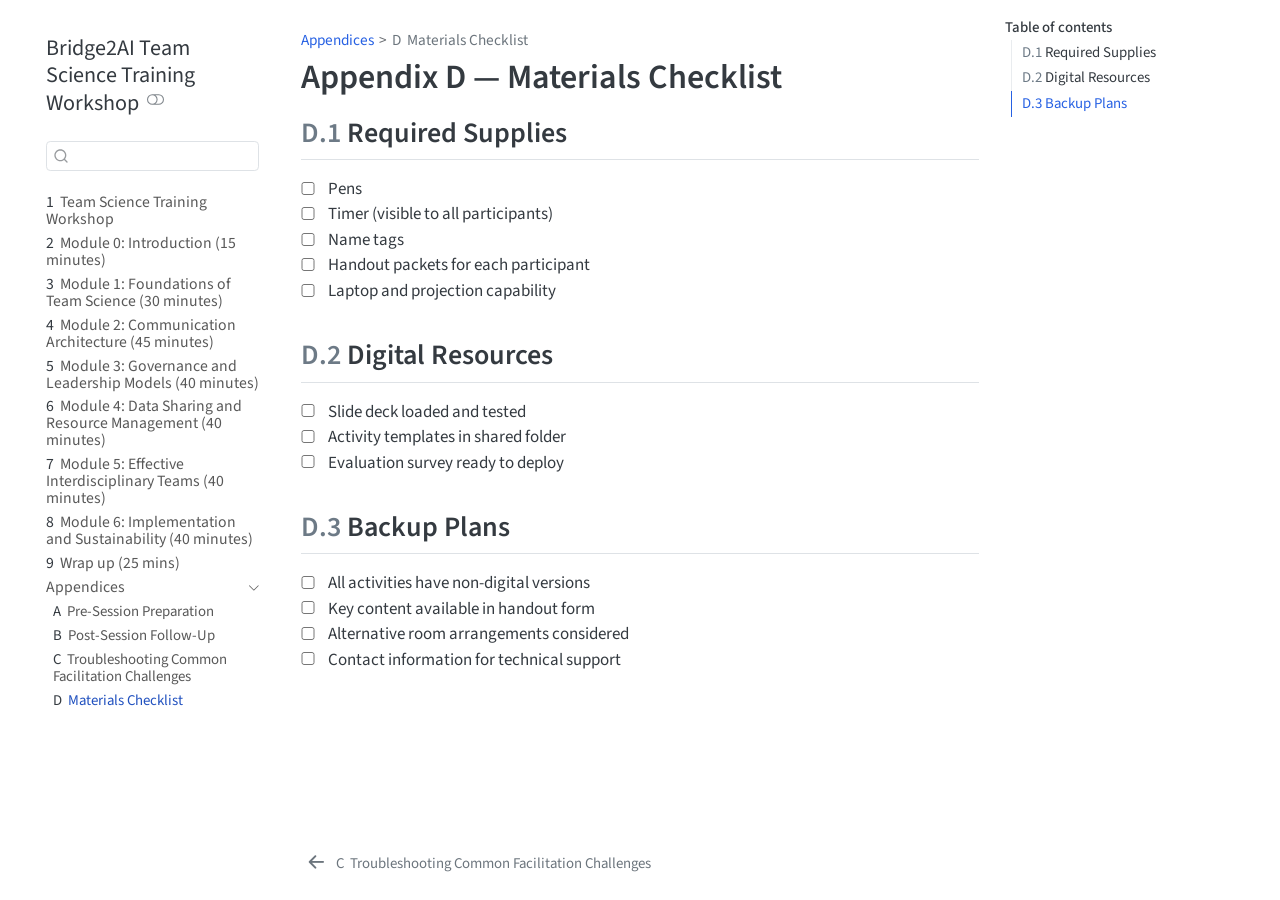
<file: materials-checklist.html>
<!DOCTYPE html>
<html xmlns="http://www.w3.org/1999/xhtml" lang="en" xml:lang="en"><head>

<meta charset="utf-8">
<meta name="generator" content="quarto-1.11.9">

<meta name="viewport" content="width=device-width, initial-scale=1.0, user-scalable=yes">


<title>Appendix D — Materials Checklist – Bridge2AI Team Science Training Workshop</title>
<style>
/* Default styles provided by pandoc.
** See https://pandoc.org/MANUAL.html#variables-for-html for config info.
*/
span.smallcaps{font-variant: small-caps;}
div.columns{display: flex; gap: 1.5em;}
div.column{flex: auto;}
@media screen {
div.columns{gap: min(4vw, 1.5em);}
div.column{overflow-x: auto;}
}
div.hanging-indent{margin-left: 1.5em; text-indent: -1.5em;}
ul.task-list{list-style: none;}
ul.task-list li input[type="checkbox"] {
  width: 0.8em;
  margin: 0 0.8em 0.2em -1em; /* quarto-specific, see https://github.com/quarto-dev/quarto-cli/issues/4556 */ 
  vertical-align: middle;
}
</style>


<script src="site_libs/quarto-nav/quarto-nav.js"></script>
<script src="site_libs/quarto-nav/headroom.min.js"></script>
<script src="site_libs/clipboard/clipboard.min.js"></script>
<script src="site_libs/quarto-search/autocomplete.umd.js"></script>
<script src="site_libs/quarto-search/fuse.min.js"></script>
<script src="site_libs/quarto-search/quarto-search.js"></script>
<meta name="quarto:offset" content="./">
<link href="./troubleshooting.html" rel="prev">
<script src="site_libs/quarto-html/quarto.js" type="module"></script>
<script src="site_libs/quarto-html/tabsets/tabsets.js" type="module"></script>
<script src="site_libs/quarto-html/scrollable-regions/scrollable-regions.js" type="module"></script>
<script src="site_libs/quarto-html/popper.min.js"></script>
<script src="site_libs/quarto-html/tippy.umd.min.js"></script>
<script src="site_libs/quarto-html/anchor.min.js"></script>
<link href="site_libs/quarto-html/tippy.css" rel="stylesheet">
<link href="site_libs/quarto-html/quarto-syntax-highlighting-63b5708e65d6cd79cd7618c58d0c21e7.css" rel="stylesheet" class="quarto-color-scheme" id="quarto-text-highlighting-styles">
<link href="site_libs/quarto-html/quarto-syntax-highlighting-dark-447e42e69aaa9833c0ba1b986f430b20.css" rel="stylesheet" class="quarto-color-scheme quarto-color-alternate" id="quarto-text-highlighting-styles">
<link href="site_libs/quarto-html/quarto-syntax-highlighting-63b5708e65d6cd79cd7618c58d0c21e7.css" rel="stylesheet" class="quarto-color-scheme-extra" id="quarto-text-highlighting-styles">
<script src="site_libs/bootstrap/bootstrap.min.js"></script>
<link href="site_libs/bootstrap/bootstrap-icons.css" rel="stylesheet">
<link href="site_libs/bootstrap/bootstrap-fd437c11ef914449285a5c26e0daa494.min.css" rel="stylesheet" append-hash="true" class="quarto-color-scheme" id="quarto-bootstrap" data-mode="light">
<link href="site_libs/bootstrap/bootstrap-dark-c22d121c1962cb4eb0d4148300656303.min.css" rel="stylesheet" append-hash="true" class="quarto-color-scheme quarto-color-alternate" id="quarto-bootstrap" data-mode="dark">
<link href="site_libs/bootstrap/bootstrap-fd437c11ef914449285a5c26e0daa494.min.css" rel="stylesheet" append-hash="true" class="quarto-color-scheme-extra" id="quarto-bootstrap" data-mode="light">
<script id="quarto-search-options" type="application/json">{
  "location": "sidebar",
  "copy-button": false,
  "collapse-after": 3,
  "panel-placement": "start",
  "type": "textbox",
  "limit": 50,
  "keyboard-shortcut": [
    "f",
    "/",
    "s"
  ],
  "show-item-context": false,
  "language": {
    "search-no-results-text": "No results",
    "search-matching-documents-text": "matching documents",
    "search-copy-link-title": "Copy link to search",
    "search-hide-matches-text": "Hide additional matches",
    "search-more-match-text": "more match in this document",
    "search-more-matches-text": "more matches in this document",
    "search-clear-button-title": "Clear",
    "search-text-placeholder": "",
    "search-detached-cancel-button-title": "Cancel",
    "search-submit-button-title": "Submit",
    "search-label": "Search"
  }
}</script>


</head>

<body class="nav-sidebar floating quarto-light"><a id="quarto-skip-link" class="visually-hidden-focusable" href="#quarto-document-content">Skip to main content</a><script id="quarto-html-before-body" type="application/javascript">
    const toggleBodyColorMode = (bsSheetEl) => {
      const mode = bsSheetEl.getAttribute("data-mode");
      const bodyEl = window.document.querySelector("body");
      if (mode === "dark") {
        bodyEl.classList.add("quarto-dark");
        bodyEl.classList.remove("quarto-light");
      } else {
        bodyEl.classList.add("quarto-light");
        bodyEl.classList.remove("quarto-dark");
      }
    }
    const toggleBodyColorPrimary = () => {
      const bsSheetEl = window.document.querySelector("link#quarto-bootstrap:not([rel=disabled-stylesheet])");
      if (bsSheetEl) {
        toggleBodyColorMode(bsSheetEl);
      }
    }
    const setColorSchemeToggle = (alternate) => {
      const toggles = window.document.querySelectorAll('.quarto-color-scheme-toggle');
      for (let i=0; i < toggles.length; i++) {
        const toggle = toggles[i];
        if (toggle) {
          toggle.setAttribute("aria-checked", alternate ? "true" : "false");
          if (alternate) {
            toggle.classList.add("alternate");
          } else {
            toggle.classList.remove("alternate");
          }
        }
      }
    };
    const toggleColorMode = (alternate) => {
      // Switch the stylesheets
      const primaryStylesheets = window.document.querySelectorAll('link.quarto-color-scheme:not(.quarto-color-alternate)');
      const alternateStylesheets = window.document.querySelectorAll('link.quarto-color-scheme.quarto-color-alternate');
      manageTransitions('#quarto-margin-sidebar .nav-link', false);
      if (alternate) {
        // note: dark is layered on light, we don't disable primary!
        enableStylesheet(alternateStylesheets);
        for (const sheetNode of alternateStylesheets) {
          if (sheetNode.id === "quarto-bootstrap") {
            toggleBodyColorMode(sheetNode);
          }
        }
      } else {
        disableStylesheet(alternateStylesheets);
        enableStylesheet(primaryStylesheets)
        toggleBodyColorPrimary();
      }
      manageTransitions('#quarto-margin-sidebar .nav-link', true);
      // Switch the toggles
      setColorSchemeToggle(alternate)
    }
    // Hack to workaround the fact that safari doesn't
    // properly recolor the scrollbar when toggling (#1455).
    // Not run on load: stylesheets are set before first paint there, and
    // scrolling would undo the scroll to a URL fragment (#14973).
    // The one pixel nudge keeps the reader where they were.
    const refreshSafariScrollbar = () => {
      if (navigator.userAgent.indexOf('Safari') > 0 && navigator.userAgent.indexOf('Chrome') == -1) {
        manageTransitions("body", false);
        const scrollY = window.scrollY;
        window.scrollTo(0, scrollY > 0 ? scrollY - 1 : 1);
        setTimeout(() => {
          window.scrollTo(0, scrollY);
          manageTransitions("body", true);
        }, 40);
      }
    }
    const disableStylesheet = (stylesheets) => {
      for (let i=0; i < stylesheets.length; i++) {
        const stylesheet = stylesheets[i];
        stylesheet.rel = 'disabled-stylesheet';
      }
    }
    const enableStylesheet = (stylesheets) => {
      for (let i=0; i < stylesheets.length; i++) {
        const stylesheet = stylesheets[i];
        if(stylesheet.rel !== 'stylesheet') { // for Chrome, which will still FOUC without this check
          stylesheet.rel = 'stylesheet';
        }
      }
    }
    const manageTransitions = (selector, allowTransitions) => {
      const els = window.document.querySelectorAll(selector);
      for (let i=0; i < els.length; i++) {
        const el = els[i];
        if (allowTransitions) {
          el.classList.remove('notransition');
        } else {
          el.classList.add('notransition');
        }
      }
    }
    const isFileUrl = () => {
      return window.location.protocol === 'file:';
    }
    const hasAlternateSentinel = () => {
      let styleSentinel = getColorSchemeSentinel();
      if (styleSentinel !== null) {
        return styleSentinel === "alternate";
      } else {
        return false;
      }
    }
    const setStyleSentinel = (alternate) => {
      const value = alternate ? "alternate" : "default";
      if (!isFileUrl()) {
        window.localStorage.setItem("quarto-color-scheme", value);
      } else {
        localAlternateSentinel = value;
      }
    }
    const getColorSchemeSentinel = () => {
      if (!isFileUrl()) {
        const storageValue = window.localStorage.getItem("quarto-color-scheme");
        return storageValue != null ? storageValue : localAlternateSentinel;
      } else {
        return localAlternateSentinel;
      }
    }
    const toggleGiscusIfUsed = (isAlternate, darkModeDefault) => {
      const baseTheme = document.querySelector('#giscus-base-theme')?.value ?? 'light';
      const alternateTheme = document.querySelector('#giscus-alt-theme')?.value ?? 'dark';
      let newTheme = '';
      if(authorPrefersDark) {
        newTheme = isAlternate ? baseTheme : alternateTheme;
      } else {
        newTheme = isAlternate ? alternateTheme : baseTheme;
      }
      const changeGiscusTheme = () => {
        // From: https://github.com/giscus/giscus/issues/336
        const sendMessage = (message) => {
          const iframe = document.querySelector('iframe.giscus-frame');
          if (!iframe) return;
          iframe.contentWindow.postMessage({ giscus: message }, 'https://giscus.app');
        }
        sendMessage({
          setConfig: {
            theme: newTheme
          }
        });
      }
      const isGiscussLoaded = window.document.querySelector('iframe.giscus-frame') !== null;
      if (isGiscussLoaded) {
        changeGiscusTheme();
      }
    };
    const authorPrefersDark = false;
    const queryPrefersDark = window.matchMedia('(prefers-color-scheme: dark)');
    const darkModeDefault = queryPrefersDark.matches;
      document.querySelector('link#quarto-text-highlighting-styles.quarto-color-scheme-extra').rel = 'disabled-stylesheet';
      document.querySelector('link#quarto-bootstrap.quarto-color-scheme-extra').rel = 'disabled-stylesheet';
    let localAlternateSentinel = darkModeDefault ? 'alternate' : 'default';
    // Dark / light mode switch
    window.quartoToggleColorScheme = () => {
      // Read the current dark / light value
      let toAlternate = !hasAlternateSentinel();
      toggleColorMode(toAlternate);
      refreshSafariScrollbar();
      setStyleSentinel(toAlternate);
      toggleGiscusIfUsed(toAlternate, darkModeDefault);
      window.dispatchEvent(new Event('resize'));
    };
    queryPrefersDark.addEventListener("change", e => {
      if(window.localStorage.getItem("quarto-color-scheme") !== null)
        return;
      const alternate = e.matches
      toggleColorMode(alternate);
      refreshSafariScrollbar();
      localAlternateSentinel = e.matches ? 'alternate' : 'default'; // this is used alongside local storage!
      toggleGiscusIfUsed(alternate, darkModeDefault);
    });
    // Switch to dark mode if need be
    if (hasAlternateSentinel()) {
      toggleColorMode(true);
    } else {
      toggleColorMode(false);
    }
  </script>

<div id="quarto-search-results"></div>
  <header id="quarto-header" class="headroom fixed-top">
  <nav class="quarto-secondary-nav" aria-label="Toolbar">
    <div class="container-fluid d-flex">
      <button type="button" class="quarto-btn-toggle btn" data-bs-toggle="collapse" role="button" data-bs-target=".quarto-sidebar-collapse-item" aria-controls="quarto-sidebar" aria-expanded="false" aria-label="Toggle sidebar navigation" onclick="if (window.quartoToggleHeadroom) { window.quartoToggleHeadroom(); }">
        <i class="bi bi-layout-text-sidebar-reverse"></i>
      </button>
        <nav class="quarto-page-breadcrumbs" aria-label="Breadcrumbs"><ol class="breadcrumb"><li class="breadcrumb-item"><a href="./pre-session-preparation.html">Appendices</a></li><li class="breadcrumb-item"><a href="./materials-checklist.html"><span class="chapter-number">D</span>&nbsp; <span class="chapter-title">Materials Checklist</span></a></li></ol></nav>
        <a class="flex-grow-1" data-bs-toggle="collapse" data-bs-target=".quarto-sidebar-collapse-item" onclick="if (window.quartoToggleHeadroom) { window.quartoToggleHeadroom(); }">      
        </a>
      <button type="button" class="btn quarto-search-button" aria-label="Search" onclick="window.quartoOpenSearch();">
        <i class="bi bi-search"></i>
      </button>
    </div>
  </nav>
</header>
<!-- content -->
<div id="quarto-content" class="quarto-container page-columns page-rows-contents page-layout-article">
<!-- sidebar -->
  <nav id="quarto-sidebar" class="sidebar collapse collapse-horizontal quarto-sidebar-collapse-item sidebar-navigation floating overflow-auto" aria-label="Site">
    <div class="pt-lg-2 mt-2 text-left sidebar-header">
    <div class="sidebar-title mb-0 py-0">
      <a href="./">Bridge2AI Team Science Training Workshop</a> 
        <div class="sidebar-tools-main">
  <button type="button" role="switch" aria-checked="false" class="quarto-color-scheme-toggle quarto-navigation-tool  px-1" onclick="window.quartoToggleColorScheme(); return false;" title="Toggle dark mode" aria-label="Toggle dark mode"><i class="bi"></i></button>
</div>
    </div>
      </div>
        <div class="mt-2 flex-shrink-0 align-items-center">
        <div class="sidebar-search">
        <div id="quarto-search" class="" title="Search"></div>
        </div>
        </div>
    <div class="sidebar-menu-container"> 
    <ul class="list-unstyled mt-1">
        <li class="sidebar-item">
  <div class="sidebar-item-container"> 
  <a href="./index.html" class="sidebar-item-text sidebar-link">
 <span class="menu-text"><span class="chapter-number">1</span>&nbsp; <span class="chapter-title">Team Science Training Workshop</span></span></a>
  </div>
</li>
        <li class="sidebar-item">
  <div class="sidebar-item-container"> 
  <a href="./module-0-introductions.html" class="sidebar-item-text sidebar-link">
 <span class="menu-text"><span class="chapter-number">2</span>&nbsp; <span class="chapter-title">Module 0: Introduction (15 minutes)</span></span></a>
  </div>
</li>
        <li class="sidebar-item">
  <div class="sidebar-item-container"> 
  <a href="./module-1-foundations.html" class="sidebar-item-text sidebar-link">
 <span class="menu-text"><span class="chapter-number">3</span>&nbsp; <span class="chapter-title">Module 1: Foundations of Team Science (30 minutes)</span></span></a>
  </div>
</li>
        <li class="sidebar-item">
  <div class="sidebar-item-container"> 
  <a href="./module-2-communication.html" class="sidebar-item-text sidebar-link">
 <span class="menu-text"><span class="chapter-number">4</span>&nbsp; <span class="chapter-title">Module 2: Communication Architecture (45 minutes)</span></span></a>
  </div>
</li>
        <li class="sidebar-item">
  <div class="sidebar-item-container"> 
  <a href="./module-3-governance.html" class="sidebar-item-text sidebar-link">
 <span class="menu-text"><span class="chapter-number">5</span>&nbsp; <span class="chapter-title">Module 3: Governance and Leadership Models (40 minutes)</span></span></a>
  </div>
</li>
        <li class="sidebar-item">
  <div class="sidebar-item-container"> 
  <a href="./module-4-data-sharing.html" class="sidebar-item-text sidebar-link">
 <span class="menu-text"><span class="chapter-number">6</span>&nbsp; <span class="chapter-title">Module 4: Data Sharing and Resource Management (40 minutes)</span></span></a>
  </div>
</li>
        <li class="sidebar-item">
  <div class="sidebar-item-container"> 
  <a href="./module-5-inclusion.html" class="sidebar-item-text sidebar-link">
 <span class="menu-text"><span class="chapter-number">7</span>&nbsp; <span class="chapter-title">Module 5: Effective Interdisciplinary Teams (40 minutes)</span></span></a>
  </div>
</li>
        <li class="sidebar-item">
  <div class="sidebar-item-container"> 
  <a href="./module-6-implementation.html" class="sidebar-item-text sidebar-link">
 <span class="menu-text"><span class="chapter-number">8</span>&nbsp; <span class="chapter-title">Module 6: Implementation and Sustainability (40 minutes)</span></span></a>
  </div>
</li>
        <li class="sidebar-item">
  <div class="sidebar-item-container"> 
  <a href="./wrap-up.html" class="sidebar-item-text sidebar-link">
 <span class="menu-text"><span class="chapter-number">9</span>&nbsp; <span class="chapter-title">Wrap up (25 mins)</span></span></a>
  </div>
</li>
        <li class="sidebar-item sidebar-item-section">
      <div class="sidebar-item-container"> 
            <button type="button" class="sidebar-item-text sidebar-item-toggle sidebar-link text-start" data-bs-toggle="collapse" data-bs-target="#quarto-sidebar-section-1" aria-controls="quarto-sidebar-section-1" aria-expanded="true">
 <span class="menu-text" id="quarto-sidebar-section-1-label">Appendices</span><i class="bi bi-chevron-right" aria-hidden="true"></i></button>
      </div>
      <ul id="quarto-sidebar-section-1" aria-labelledby="quarto-sidebar-section-1-label" class="collapse list-unstyled sidebar-section depth1 show">  
          <li class="sidebar-item">
  <div class="sidebar-item-container"> 
  <a href="./pre-session-preparation.html" class="sidebar-item-text sidebar-link">
 <span class="menu-text"><span class="chapter-number">A</span>&nbsp; <span class="chapter-title">Pre-Session Preparation</span></span></a>
  </div>
</li>
          <li class="sidebar-item">
  <div class="sidebar-item-container"> 
  <a href="./post-session-follow-up.html" class="sidebar-item-text sidebar-link">
 <span class="menu-text"><span class="chapter-number">B</span>&nbsp; <span class="chapter-title">Post-Session Follow-Up</span></span></a>
  </div>
</li>
          <li class="sidebar-item">
  <div class="sidebar-item-container"> 
  <a href="./troubleshooting.html" class="sidebar-item-text sidebar-link">
 <span class="menu-text"><span class="chapter-number">C</span>&nbsp; <span class="chapter-title">Troubleshooting Common Facilitation Challenges</span></span></a>
  </div>
</li>
          <li class="sidebar-item">
  <div class="sidebar-item-container"> 
  <a href="./materials-checklist.html" class="sidebar-item-text sidebar-link active">
 <span class="menu-text"><span class="chapter-number">D</span>&nbsp; <span class="chapter-title">Materials Checklist</span></span></a>
  </div>
</li>
      </ul>
  </li>
    </ul>
    </div>
</nav>
<div id="quarto-sidebar-glass" class="quarto-sidebar-collapse-item" data-bs-toggle="collapse" data-bs-target=".quarto-sidebar-collapse-item"></div>
<!-- margin-sidebar -->
    <div id="quarto-margin-sidebar" class="sidebar margin-sidebar">
        <nav id="TOC" role="doc-toc" aria-labelledby="toc-title" class="toc-active">
    <h2 id="toc-title">Table of contents</h2>
   
  <ul>
  <li><a href="#required-supplies" id="toc-required-supplies" class="nav-link active" data-scroll-target="#required-supplies"><span class="header-section-number">D.1</span> Required Supplies</a></li>
  <li><a href="#digital-resources" id="toc-digital-resources" class="nav-link" data-scroll-target="#digital-resources"><span class="header-section-number">D.2</span> Digital Resources</a></li>
  <li><a href="#backup-plans" id="toc-backup-plans" class="nav-link" data-scroll-target="#backup-plans"><span class="header-section-number">D.3</span> Backup Plans</a></li>
  </ul>
</nav>
    </div>
<!-- main -->
<main class="content" id="quarto-document-content" tabindex="-1">


<header id="title-block-header" class="quarto-title-block default"><nav class="quarto-page-breadcrumbs quarto-title-breadcrumbs d-none d-lg-block" aria-label="Breadcrumbs"><ol class="breadcrumb"><li class="breadcrumb-item"><a href="./pre-session-preparation.html">Appendices</a></li><li class="breadcrumb-item"><a href="./materials-checklist.html"><span class="chapter-number">D</span>&nbsp; <span class="chapter-title">Materials Checklist</span></a></li></ol></nav>
<div class="quarto-title">
<h1 class="title">Appendix D — Materials Checklist</h1>
</div>



<div class="quarto-title-meta">

    
  
    
  </div>
  


</header>


<section id="required-supplies" class="level2" data-number="D.1">
<h2 data-number="D.1" class="anchored" data-anchor-id="required-supplies"><span class="header-section-number">D.1</span> Required Supplies</h2>
<ul class="task-list">
<li><label><input type="checkbox">Pens</label></li>
<li><label><input type="checkbox">Timer (visible to all participants)</label></li>
<li><label><input type="checkbox">Name tags</label></li>
<li><label><input type="checkbox">Handout packets for each participant</label></li>
<li><label><input type="checkbox">Laptop and projection capability</label></li>
</ul>
</section>
<section id="digital-resources" class="level2" data-number="D.2">
<h2 data-number="D.2" class="anchored" data-anchor-id="digital-resources"><span class="header-section-number">D.2</span> Digital Resources</h2>
<ul class="task-list">
<li><label><input type="checkbox">Slide deck loaded and tested</label></li>
<li><label><input type="checkbox">Activity templates in shared folder</label></li>
<li><label><input type="checkbox">Evaluation survey ready to deploy</label></li>
</ul>
</section>
<section id="backup-plans" class="level2" data-number="D.3">
<h2 data-number="D.3" class="anchored" data-anchor-id="backup-plans"><span class="header-section-number">D.3</span> Backup Plans</h2>
<ul class="task-list">
<li><label><input type="checkbox">All activities have non-digital versions</label></li>
<li><label><input type="checkbox">Key content available in handout form</label></li>
<li><label><input type="checkbox">Alternative room arrangements considered</label></li>
<li><label><input type="checkbox">Contact information for technical support</label></li>
</ul>


</section>

</main> <!-- /main -->
<script id="quarto-html-after-body" type="application/javascript">
  window.document.addEventListener("DOMContentLoaded", function (event) {
    // Ensure there is a toggle, if there isn't float one in the top right
    if (window.document.querySelector('.quarto-color-scheme-toggle') === null) {
      const toggle = window.document.createElement('button');
      toggle.type = "button";
      toggle.setAttribute("role", "switch");
      toggle.setAttribute("aria-checked", "false");
      toggle.classList.add('top-right');
      toggle.classList.add('quarto-color-scheme-toggle');
      toggle.setAttribute("aria-label", "Toggle dark mode");
      toggle.onclick = function() { try { window.quartoToggleColorScheme(); } catch {} return false; };
      const i = window.document.createElement("i");
      i.classList.add('bi');
      toggle.appendChild(i);
      // Put the toggle in a landmark of its own, so that landmark navigation
      // can reach it.
      //
      // The container is always a fresh direct child of body, and the toggle is
      // never moved into page furniture that the theme or the author controls.
      // The toggle is positioned against the page, so any ancestor that
      // establishes a containing block captures it: a positioned element or a
      // grid for position: absolute, and transform, filter, will-change or
      // contain for position: fixed. A direct child of body has none of these
      // to inherit, and the shift when one appears is silent and visual.
      //
      // ARIA says a document should have at most one banner, and axe reports a
      // duplicate whether or not the banners carry distinct labels. So use a
      // header when the page has no banner yet, and a named region otherwise.
      //
      // A header is a banner wherever it sits, unless it is inside sectioning
      // content, so this cannot just look at the children of body: a custom
      // page layout wraps the title block header in a plain div. An explicit
      // role="banner" always counts.
      const sectioning = 'article, aside, main, nav, section, [role="article"], [role="complementary"], [role="main"], [role="navigation"], [role="region"]';
      const hasBanner = Array.from(
        window.document.querySelectorAll('header:not([role]), [role="banner"]')
      ).some(function(el) {
        return el.hasAttribute("role") || el.closest(sectioning) === null;
      });
      const container = window.document.createElement(hasBanner ? "div" : "header");
      if (hasBanner) {
        container.setAttribute("role", "region");
        container.setAttribute("aria-label", "Toggle dark mode");
      }
      container.classList.add('quarto-color-scheme-toggle-container');
      container.appendChild(toggle);
      window.document.body.appendChild(container);
    }
    setColorSchemeToggle(hasAlternateSentinel())
    const icon = "";
    const anchorJS = new window.AnchorJS();
    anchorJS.options = {
      placement: 'right',
      icon: icon
    };
    anchorJS.add('.anchored');
    const isCodeAnnotation = (el) => {
      for (const clz of el.classList) {
        if (clz.startsWith('code-annotation-')) {                     
          return true;
        }
      }
      return false;
    }
    const onCopySuccess = function(e) {
      // button target
      const button = e.trigger;
      // don't keep focus
      button.blur();
      // flash "checked"
      button.classList.add('code-copy-button-checked');
      var currentTitle = button.getAttribute("title");
      button.setAttribute("title", "Copied!");
      let tooltip;
      if (window.bootstrap) {
        button.setAttribute("data-bs-toggle", "tooltip");
        button.setAttribute("data-bs-placement", "left");
        button.setAttribute("data-bs-title", "Copied!");
        tooltip = new bootstrap.Tooltip(button, 
          { trigger: "manual", 
            customClass: "code-copy-button-tooltip",
            offset: [0, -8]});
        tooltip.show();    
      }
      setTimeout(function() {
        if (tooltip) {
          tooltip.hide();
          button.removeAttribute("data-bs-title");
          button.removeAttribute("data-bs-toggle");
          button.removeAttribute("data-bs-placement");
        }
        button.setAttribute("title", currentTitle);
        button.classList.remove('code-copy-button-checked');
      }, 1000);
      // clear code selection
      e.clearSelection();
    }
    const getTextToCopy = function(trigger) {
      const outerScaffold = trigger.parentElement.cloneNode(true);
      const codeEl = outerScaffold.querySelector('code');
      for (const childEl of codeEl.children) {
        if (isCodeAnnotation(childEl)) {
          childEl.remove();
        }
      }
      return codeEl.innerText;
    }
    const clipboard = new window.ClipboardJS('.code-copy-button:not([data-in-quarto-modal])', {
      text: getTextToCopy
    });
    clipboard.on('success', onCopySuccess);
    if (window.document.getElementById('quarto-embedded-source-code-modal')) {
      const clipboardModal = new window.ClipboardJS('.code-copy-button[data-in-quarto-modal]', {
        text: getTextToCopy,
        container: window.document.getElementById('quarto-embedded-source-code-modal')
      });
      clipboardModal.on('success', onCopySuccess);
    }
      var localhostRegex = new RegExp(/^(?:http|https):\/\/localhost\:?[0-9]*\//);
      var mailtoRegex = new RegExp(/^mailto:/);
        var filterRegex = new RegExp('/' + window.location.host + '/');
      var isInternal = (href) => {
          return filterRegex.test(href) || localhostRegex.test(href) || mailtoRegex.test(href);
      }
      // Inspect non-navigation links and adorn them if external
      window.quartoDecorateExternalLinks = function (root) {
     var links = (root || window.document).querySelectorAll('a[href]:not(.nav-link):not(.navbar-brand):not(.toc-action):not(.sidebar-link):not(.sidebar-item-toggle):not(.pagination-link):not(.no-external):not([aria-hidden]):not(.dropdown-item):not(.quarto-navigation-tool):not(.about-link)');
      for (var i=0; i<links.length; i++) {
        const link = links[i];
        if (!isInternal(link.href)) {
          // undo the damage that might have been done by quarto-nav.js in the case of
          // links that we want to consider external
          if (link.dataset.originalHref !== undefined) {
            link.href = link.dataset.originalHref;
          }
          if (!link.classList.contains('no-external-icon')) {
          }
        }
      }
      };
      window.quartoDecorateExternalLinks(window.document);
    // Esc closes the popup (WCAG 1.4.13) and focus leaving both trigger and
    // popup closes it (WCAG 2.4.11); tippy handles neither for interactive popups.
    const hideOnEscAndFocusOut = {
      name: 'hideOnEscAndFocusOut',
      defaultValue: true,
      fn(instance) {
        const dismiss = () => {
          // A show scheduled by the trigger delay would otherwise reopen it
          instance.clearDelayTimeouts();
          instance.hide();
        };
        const onKeyDown = (event) => {
          if (event.key !== 'Escape') {
            return;
          }
          // Keep Esc from also reaching page handlers (e.g. reveal.js overview),
          // except an open reveal.js slide menu, which Esc should close too.
          // The menu handles keys only when its keyboard option is on.
          const menuHandlesEsc = window.Reveal?.getPlugin?.('menu')?.isOpen() &&
            window.Reveal.getConfig().menu?.keyboard !== false;
          if (!menuHandlesEsc) {
            event.stopPropagation();
          }
          if (instance.popper.contains(window.document.activeElement)) {
            // Disabled while refocusing so the focus trigger does not reopen it
            instance.disable();
            instance.reference.focus();
            instance.enable();
          }
          dismiss();
        };
        const onFocusOut = (event) => {
          const target = event.relatedTarget;
          if (target && !instance.reference.contains(target) &&
              !instance.popper.contains(target)) {
            dismiss();
          }
        };
        // On the trigger too: a click trigger (code-annotations: select) has no
        // blur handling. Attached for the instance's lifetime so leaving the
        // trigger also cancels a show still pending on the trigger delay.
        instance.reference.addEventListener('focusout', onFocusOut);
        return {
          onShow() {
            window.document.addEventListener('keydown', onKeyDown, true);
            instance.popper.addEventListener('focusout', onFocusOut);
          },
          onHide() {
            window.document.removeEventListener('keydown', onKeyDown, true);
            instance.popper.removeEventListener('focusout', onFocusOut);
          },
          onDestroy() {
            instance.reference.removeEventListener('focusout', onFocusOut);
          },
        };
      },
    };
    function tippyHover(el, contentFn, onTriggerFn, onUntriggerFn) {
      const config = {
        allowHTML: true,
        maxWidth: 500,
        delay: 100,
        arrow: false,
        appendTo: function(el) {
            return el.parentElement;
        },
        interactive: true,
        interactiveBorder: 10,
        theme: 'quarto',
        placement: 'bottom-start',
        plugins: [hideOnEscAndFocusOut],
      };
      if (contentFn) {
        config.content = contentFn;
      }
      if (onTriggerFn) {
        config.onTrigger = onTriggerFn;
      }
      if (onUntriggerFn) {
        config.onUntrigger = onUntriggerFn;
      }
      window.tippy(el, config); 
    }
    const noterefs = window.document.querySelectorAll('a[role="doc-noteref"]');
    for (var i=0; i<noterefs.length; i++) {
      const ref = noterefs[i];
      tippyHover(ref, function() {
        // use id or data attribute instead here
        let href = ref.getAttribute('data-footnote-href') || ref.getAttribute('href');
        try { href = new URL(href).hash; } catch {}
        const id = href.replace(/^#\/?/, "");
        const note = window.document.getElementById(id);
        if (note) {
          return note.innerHTML;
        } else {
          return "";
        }
      });
    }
    const xrefs = window.document.querySelectorAll('a.quarto-xref');
    const processXRef = (id, note) => {
      // Strip column container classes
      const stripColumnClz = (el) => {
        el.classList.remove("page-full", "page-columns");
        if (el.children) {
          for (const child of el.children) {
            stripColumnClz(child);
          }
        }
      }
      stripColumnClz(note)
      if (id === null || id.startsWith('sec-')) {
        // Special case sections, only their first couple elements
        const container = document.createElement("div");
        if (note.children && note.children.length > 2) {
          container.appendChild(note.children[0].cloneNode(true));
          for (let i = 1; i < note.children.length; i++) {
            const child = note.children[i];
            if (child.tagName === "P" && child.innerText === "") {
              continue;
            } else {
              container.appendChild(child.cloneNode(true));
              break;
            }
          }
          if (window.Quarto?.typesetMath) {
            window.Quarto.typesetMath(container);
          }
          return container.innerHTML
        } else {
          if (window.Quarto?.typesetMath) {
            window.Quarto.typesetMath(note);
          }
          return note.innerHTML;
        }
      } else {
        // Remove any anchor links if they are present
        const anchorLink = note.querySelector('a.anchorjs-link');
        if (anchorLink) {
          anchorLink.remove();
        }
        if (window.Quarto?.typesetMath) {
          window.Quarto.typesetMath(note);
        }
        if (note.classList.contains("callout")) {
          return note.outerHTML;
        } else {
          return note.innerHTML;
        }
      }
    }
    for (var i=0; i<xrefs.length; i++) {
      const xref = xrefs[i];
      tippyHover(xref, undefined, function(instance) {
        instance.disable();
        let url = xref.getAttribute('href');
        let hash = undefined; 
        if (url.startsWith('#')) {
          hash = url;
        } else {
          try { hash = new URL(url).hash; } catch {}
        }
        if (hash) {
          const id = hash.replace(/^#\/?/, "");
          const note = window.document.getElementById(id);
          if (note !== null) {
            try {
              const html = processXRef(id, note.cloneNode(true));
              instance.setContent(html);
            } finally {
              instance.enable();
              instance.show();
            }
          } else {
            // See if we can fetch this
            fetch(url.split('#')[0])
            .then(res => res.text())
            .then(html => {
              const parser = new DOMParser();
              const htmlDoc = parser.parseFromString(html, "text/html");
              const note = htmlDoc.getElementById(id);
              if (note !== null) {
                const html = processXRef(id, note);
                instance.setContent(html);
              } 
            }).finally(() => {
              instance.enable();
              instance.show();
            });
          }
        } else {
          // See if we can fetch a full url (with no hash to target)
          // This is a special case and we should probably do some content thinning / targeting
          fetch(url)
          .then(res => res.text())
          .then(html => {
            const parser = new DOMParser();
            const htmlDoc = parser.parseFromString(html, "text/html");
            const note = htmlDoc.querySelector('main.content');
            if (note !== null) {
              // This should only happen for chapter cross references
              // (since there is no id in the URL)
              // remove the first header
              if (note.children.length > 0 && note.children[0].tagName === "HEADER") {
                note.children[0].remove();
              }
              const html = processXRef(null, note);
              instance.setContent(html);
            } 
          }).finally(() => {
            instance.enable();
            instance.show();
          });
        }
      }, function(instance) {
      });
    }
        let selectedAnnoteEl;
        const selectorForAnnotation = ( cell, annotation) => {
          let cellAttr = 'data-code-cell="' + cell + '"';
          let lineAttr = 'data-code-annotation="' +  annotation + '"';
          const selector = 'span[' + cellAttr + '][' + lineAttr + ']';
          return selector;
        }
        const selectCodeLines = (annoteEl) => {
          const doc = window.document;
          const targetCell = annoteEl.getAttribute("data-target-cell");
          const targetAnnotation = annoteEl.getAttribute("data-target-annotation");
          const annoteSpan = window.document.querySelector(selectorForAnnotation(targetCell, targetAnnotation));
          const lines = annoteSpan.getAttribute("data-code-lines").split(",");
          const lineIds = lines.map((line) => {
            return targetCell + "-" + line;
          })
          // Each band is positioned against its own containing block, which is
          // not the offsetParent of the lines, so place it from client rects.
          const placeBand = (band, firstEl, lastEl, codeBlock) => {
            const container = band.offsetParent;
            if (container === null) {
              return;
            }
            const containerRect = container.getBoundingClientRect();
            // Reveal.js scales slides with a transform, so convert client
            // pixels back to the CSS pixels of the container.
            const scale = containerRect.height / container.offsetHeight || 1;
            const firstRect = firstEl.getBoundingClientRect();
            const lastRect = lastEl.getBoundingClientRect();
            const top = (firstRect.top - containerRect.top) / scale - container.clientTop + container.scrollTop;
            const height = (lastRect.bottom - firstRect.top) / scale;
            band.style.top = top - 2 + "px";
            band.style.height = height + 4 + "px";
            if (codeBlock) {
              // Without the copy button wrapper, the containing block is wider
              // than the code block, so span the code block explicitly.
              const blockRect = codeBlock.getBoundingClientRect();
              band.style.left = (blockRect.left - containerRect.left) / scale - container.clientLeft + container.scrollLeft + "px";
              band.style.width = blockRect.width / scale + "px";
            }
          };
          if (lineIds.length > 0) {
            const el = window.document.getElementById(lineIds[0]);
            const lastEl = window.document.getElementById(lineIds[lineIds.length - 1]);
            const parent = el.parentElement.parentElement;
            // cook up a div (if necessary) and position it
            let div = window.document.getElementById("code-annotation-line-highlight");
            if (div === null) {
              div = window.document.createElement("div");
              div.setAttribute("id", "code-annotation-line-highlight");
              div.style.position = 'absolute';
              parent.appendChild(div);
            }
            placeBand(div, el, lastEl, parent.closest("div.sourceCode") || parent);
            let gutterDiv = window.document.getElementById("code-annotation-line-highlight-gutter");
            if (gutterDiv === null) {
              gutterDiv = window.document.createElement("div");
              gutterDiv.setAttribute("id", "code-annotation-line-highlight-gutter");
              gutterDiv.style.position = 'absolute';
              const codeCell = window.document.getElementById(targetCell);
              const gutter = codeCell.querySelector('.code-annotation-gutter');
              gutter.appendChild(gutterDiv);
            }
            placeBand(gutterDiv, el, lastEl);
            selectedAnnoteEl = annoteEl;
          }
        };
        const unselectCodeLines = () => {
          const elementsIds = ["code-annotation-line-highlight", "code-annotation-line-highlight-gutter"];
          elementsIds.forEach((elId) => {
            const div = window.document.getElementById(elId);
            if (div) {
              div.remove();
            }
          });
          selectedAnnoteEl = undefined;
        };
          // Handle positioning of the toggle
      window.addEventListener(
        "resize",
        throttle(() => {
          elRect = undefined;
          if (selectedAnnoteEl) {
            selectCodeLines(selectedAnnoteEl);
          }
        }, 10)
      );
      function throttle(fn, ms) {
      let throttle = false;
      let timer;
        return (...args) => {
          if(!throttle) { // first call gets through
              fn.apply(this, args);
              throttle = true;
          } else { // all the others get throttled
              if(timer) clearTimeout(timer); // cancel #2
              timer = setTimeout(() => {
                fn.apply(this, args);
                timer = throttle = false;
              }, ms);
          }
        };
      }
        // Attach click handler to the DT
        const annoteDls = window.document.querySelectorAll('dt[data-target-cell]');
        for (const annoteDlNode of annoteDls) {
          annoteDlNode.addEventListener('click', (event) => {
            const clickedEl = event.target;
            if (clickedEl !== selectedAnnoteEl) {
              unselectCodeLines();
              const activeEl = window.document.querySelector('dt[data-target-cell].code-annotation-active');
              if (activeEl) {
                activeEl.classList.remove('code-annotation-active');
              }
              selectCodeLines(clickedEl);
              clickedEl.classList.add('code-annotation-active');
            } else {
              // Unselect the line
              unselectCodeLines();
              clickedEl.classList.remove('code-annotation-active');
            }
          });
        }
    const findCites = (el) => {
      const parentEl = el.parentElement;
      if (parentEl) {
        const cites = parentEl.dataset.cites;
        if (cites) {
          return {
            el,
            cites: cites.split(' ')
          };
        } else {
          return findCites(el.parentElement)
        }
      } else {
        return undefined;
      }
    };
    var bibliorefs = window.document.querySelectorAll('a[role="doc-biblioref"]');
    for (var i=0; i<bibliorefs.length; i++) {
      const ref = bibliorefs[i];
      const citeInfo = findCites(ref);
      if (citeInfo) {
        tippyHover(citeInfo.el, function() {
          var popup = window.document.createElement('div');
          citeInfo.cites.forEach(function(cite) {
            var citeDiv = window.document.createElement('div');
            citeDiv.classList.add('hanging-indent');
            citeDiv.classList.add('csl-entry');
            var biblioDiv = window.document.getElementById('ref-' + cite);
            if (biblioDiv) {
              citeDiv.innerHTML = biblioDiv.innerHTML;
            }
            popup.appendChild(citeDiv);
          });
          return popup.innerHTML;
        });
      }
    }
  });
  </script>
  <script type="application/javascript">
  window.quartoScrollableRegionsLabels = {"code":"Scrollable code","output":"Scrollable output"};
  </script>
<nav class="page-navigation" aria-label="Page">
  <div class="nav-page nav-page-previous">
      <a href="./troubleshooting.html" class="pagination-link" aria-label="Troubleshooting Common Facilitation Challenges">
        <i class="bi bi-arrow-left-short"></i> <span class="nav-page-text"><span class="chapter-number">C</span>&nbsp; <span class="chapter-title">Troubleshooting Common Facilitation Challenges</span></span>
      </a>          
  </div>
  <div class="nav-page nav-page-next">
  </div>
</nav>
</div> <!-- /content -->




</body></html>
</file>
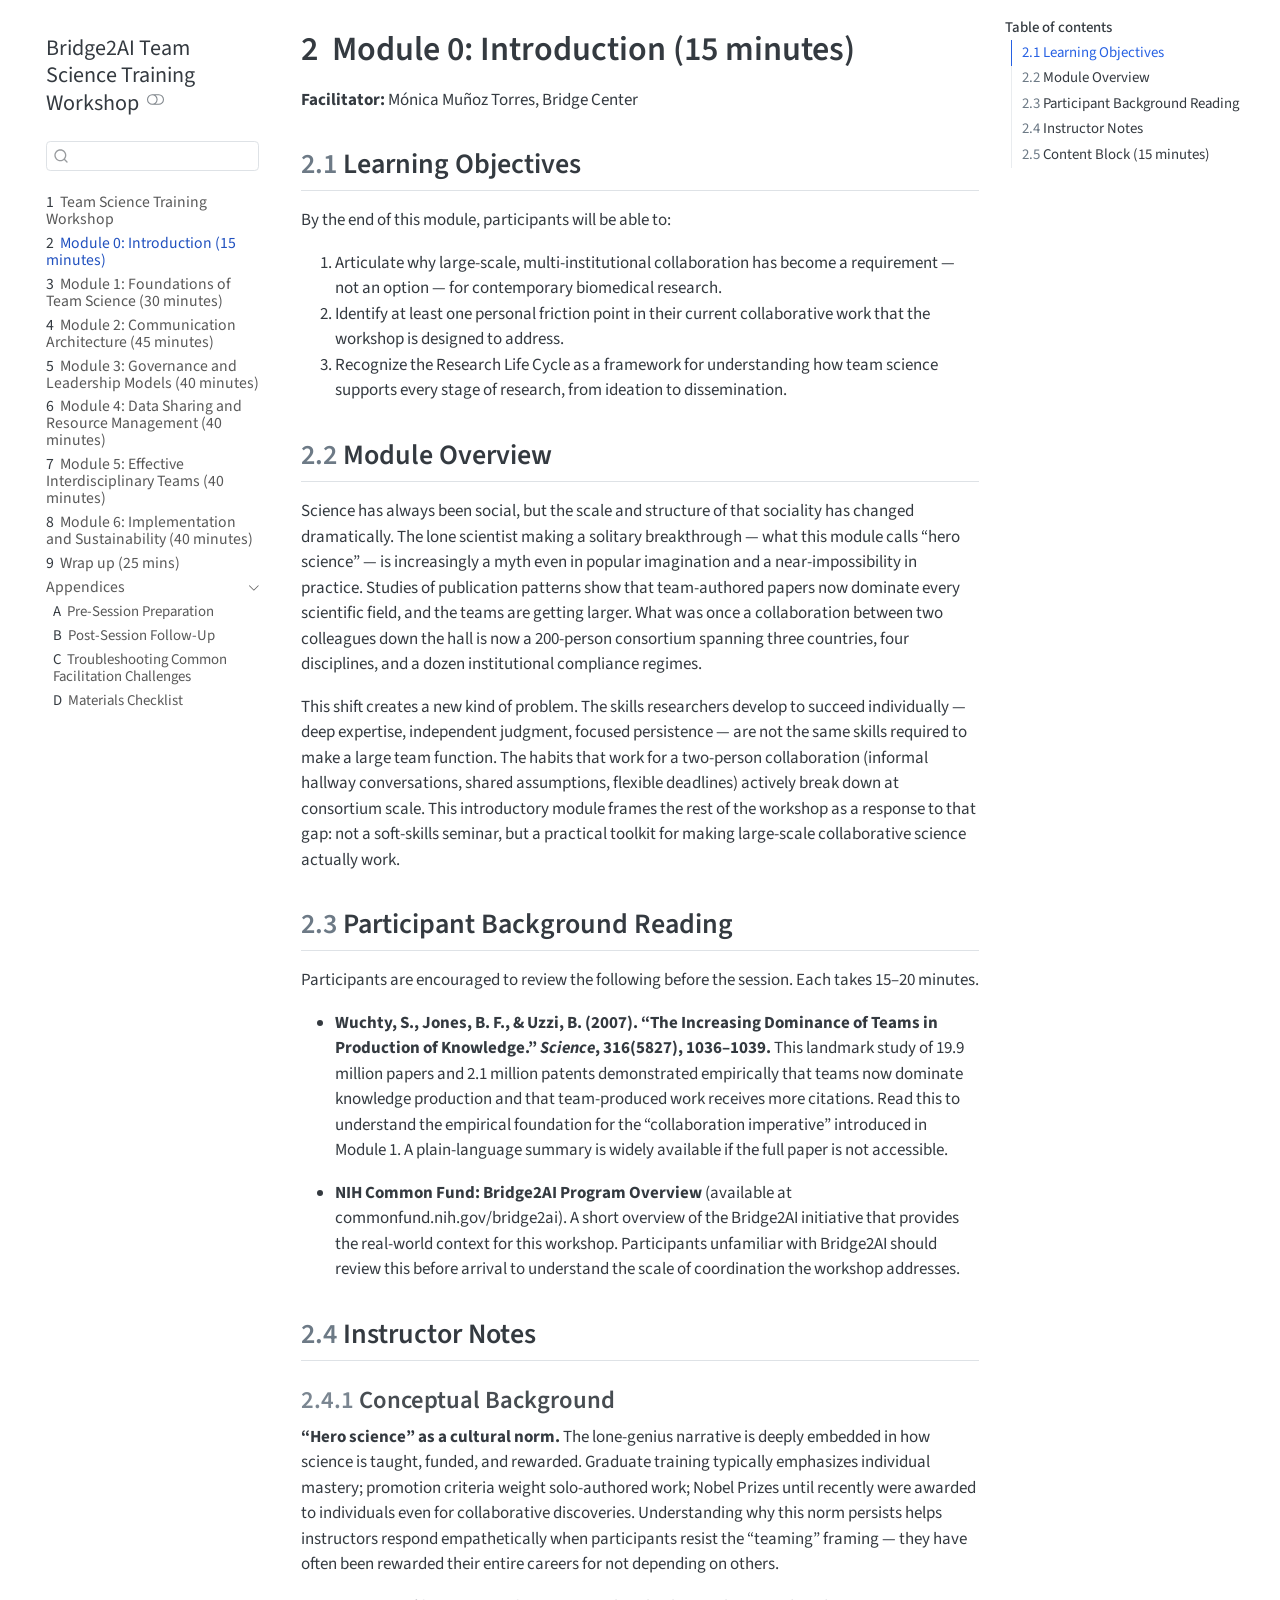
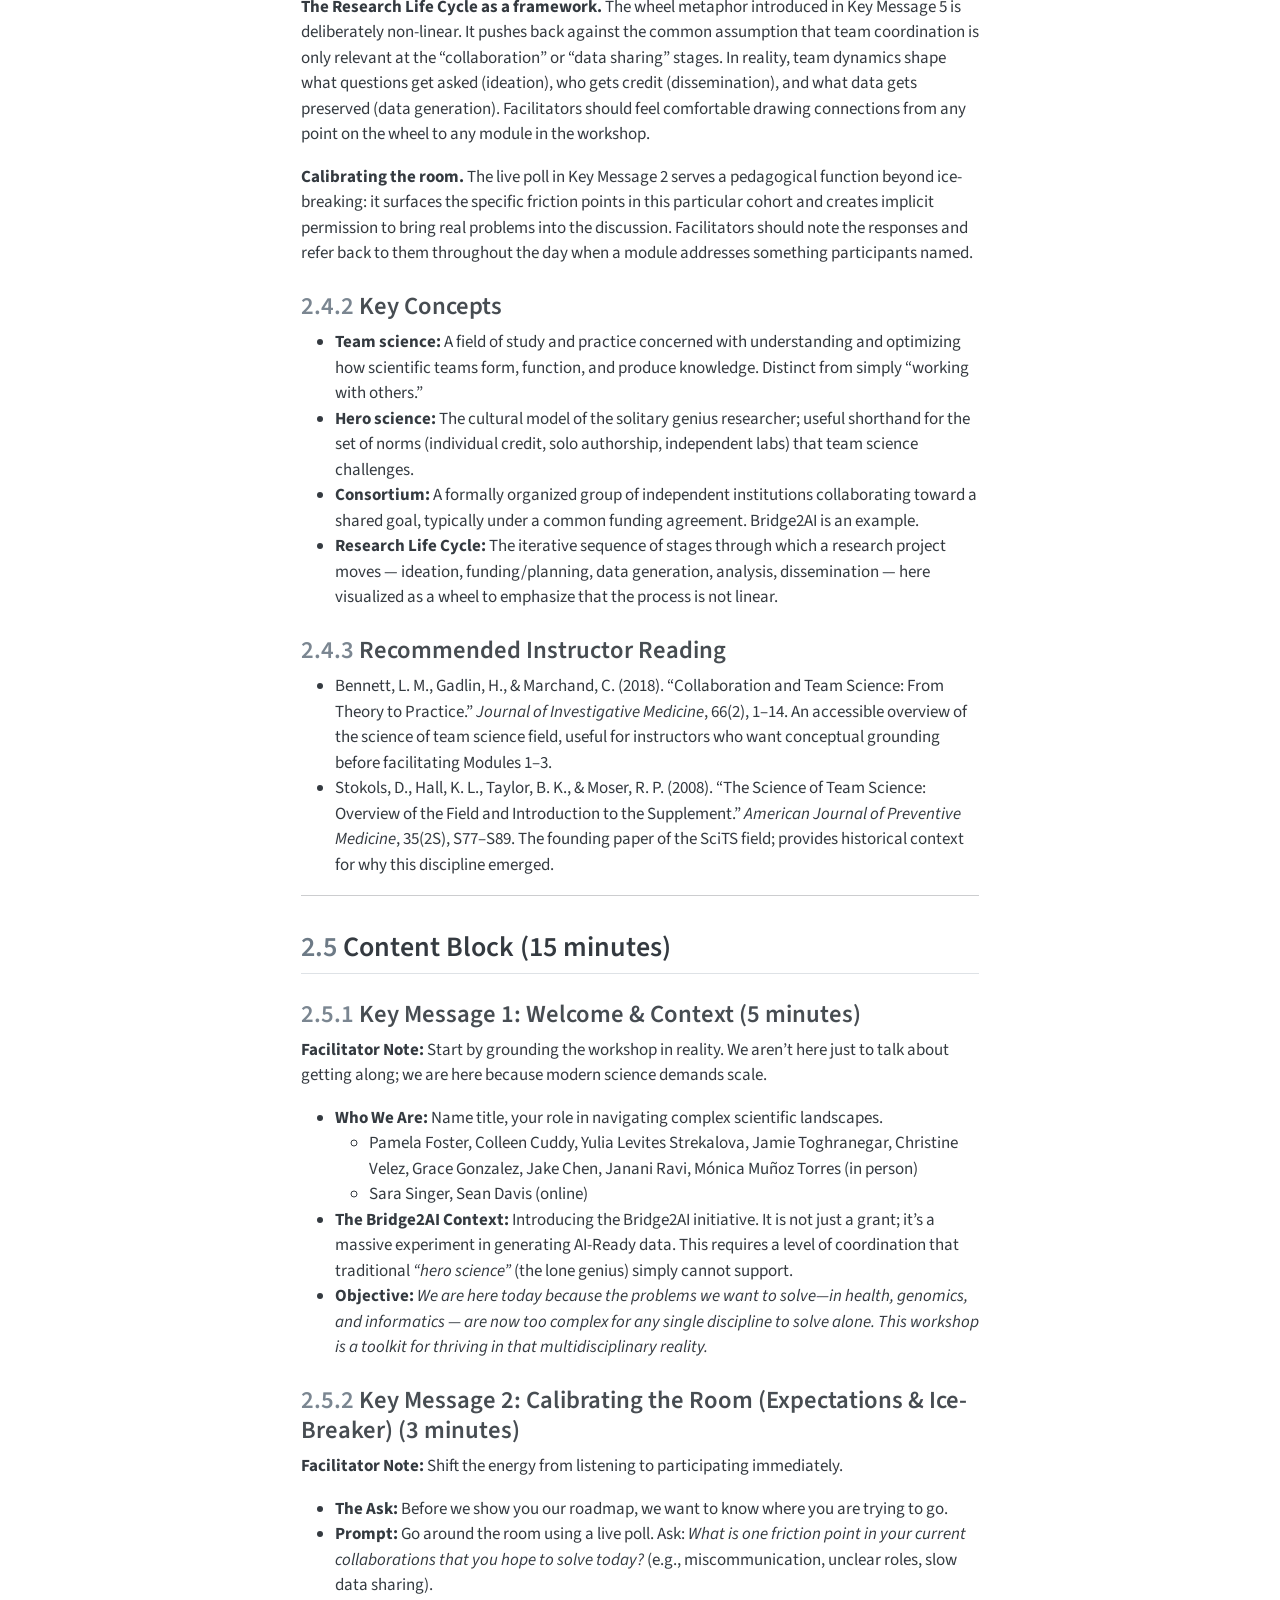
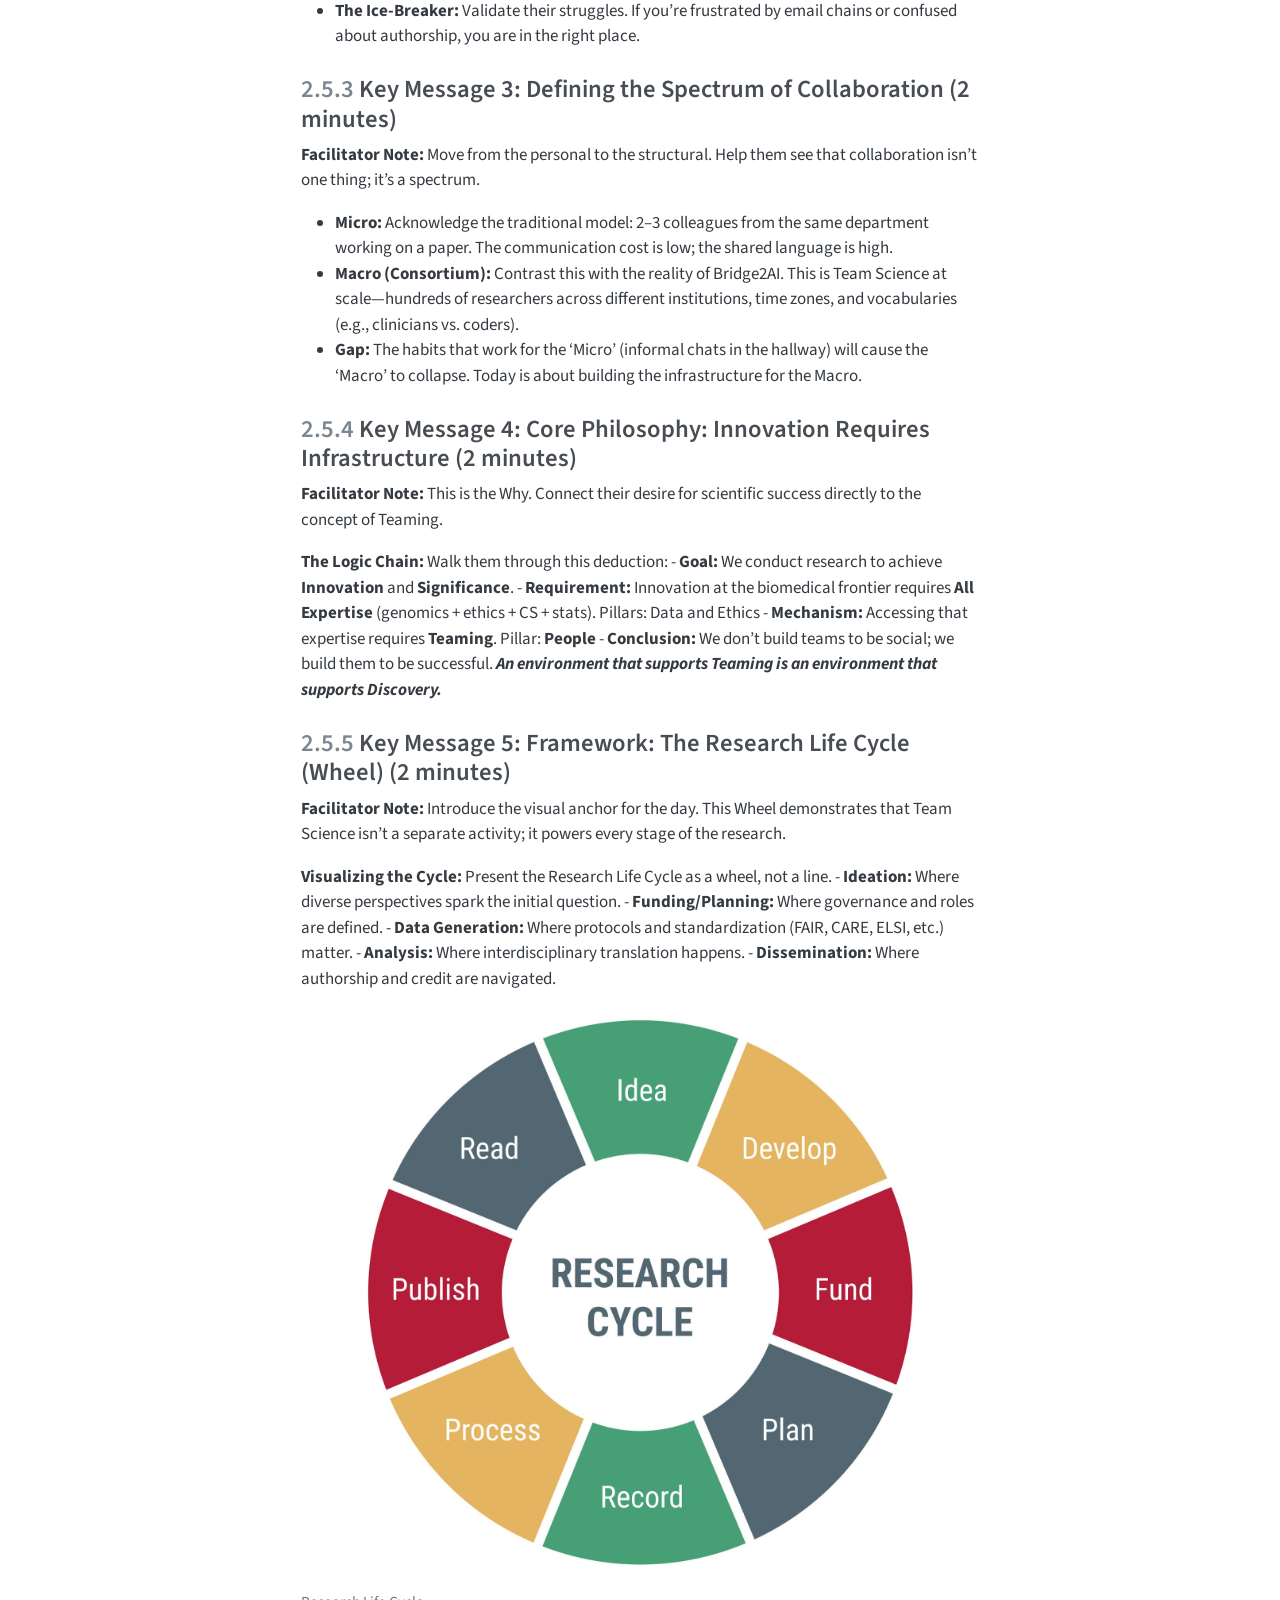
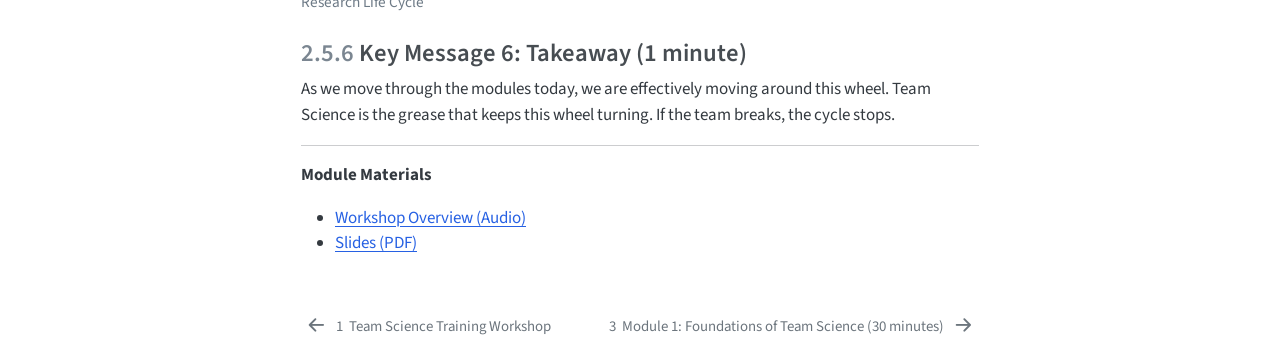
<file: module-0-introductions.html>
<!DOCTYPE html>
<html xmlns="http://www.w3.org/1999/xhtml" lang="en" xml:lang="en"><head>

<meta charset="utf-8">
<meta name="generator" content="quarto-1.11.9">

<meta name="viewport" content="width=device-width, initial-scale=1.0, user-scalable=yes">


<title>2&nbsp; Module 0: Introduction (15 minutes) – Bridge2AI Team Science Training Workshop</title>
<style>
/* Default styles provided by pandoc.
** See https://pandoc.org/MANUAL.html#variables-for-html for config info.
*/
span.smallcaps{font-variant: small-caps;}
div.columns{display: flex; gap: 1.5em;}
div.column{flex: auto;}
@media screen {
div.columns{gap: min(4vw, 1.5em);}
div.column{overflow-x: auto;}
}
div.hanging-indent{margin-left: 1.5em; text-indent: -1.5em;}
ul.task-list{list-style: none;}
ul.task-list li input[type="checkbox"] {
  width: 0.8em;
  margin: 0 0.8em 0.2em -1em; /* quarto-specific, see https://github.com/quarto-dev/quarto-cli/issues/4556 */ 
  vertical-align: middle;
}
</style>


<script src="site_libs/quarto-nav/quarto-nav.js"></script>
<script src="site_libs/quarto-nav/headroom.min.js"></script>
<script src="site_libs/clipboard/clipboard.min.js"></script>
<script src="site_libs/quarto-search/autocomplete.umd.js"></script>
<script src="site_libs/quarto-search/fuse.min.js"></script>
<script src="site_libs/quarto-search/quarto-search.js"></script>
<meta name="quarto:offset" content="./">
<link href="./module-1-foundations.html" rel="next">
<link href="./index.html" rel="prev">
<script src="site_libs/quarto-html/quarto.js" type="module"></script>
<script src="site_libs/quarto-html/tabsets/tabsets.js" type="module"></script>
<script src="site_libs/quarto-html/scrollable-regions/scrollable-regions.js" type="module"></script>
<script src="site_libs/quarto-html/popper.min.js"></script>
<script src="site_libs/quarto-html/tippy.umd.min.js"></script>
<script src="site_libs/quarto-html/anchor.min.js"></script>
<link href="site_libs/quarto-html/tippy.css" rel="stylesheet">
<link href="site_libs/quarto-html/quarto-syntax-highlighting-63b5708e65d6cd79cd7618c58d0c21e7.css" rel="stylesheet" class="quarto-color-scheme" id="quarto-text-highlighting-styles">
<link href="site_libs/quarto-html/quarto-syntax-highlighting-dark-447e42e69aaa9833c0ba1b986f430b20.css" rel="stylesheet" class="quarto-color-scheme quarto-color-alternate" id="quarto-text-highlighting-styles">
<link href="site_libs/quarto-html/quarto-syntax-highlighting-63b5708e65d6cd79cd7618c58d0c21e7.css" rel="stylesheet" class="quarto-color-scheme-extra" id="quarto-text-highlighting-styles">
<script src="site_libs/bootstrap/bootstrap.min.js"></script>
<link href="site_libs/bootstrap/bootstrap-icons.css" rel="stylesheet">
<link href="site_libs/bootstrap/bootstrap-fd437c11ef914449285a5c26e0daa494.min.css" rel="stylesheet" append-hash="true" class="quarto-color-scheme" id="quarto-bootstrap" data-mode="light">
<link href="site_libs/bootstrap/bootstrap-dark-c22d121c1962cb4eb0d4148300656303.min.css" rel="stylesheet" append-hash="true" class="quarto-color-scheme quarto-color-alternate" id="quarto-bootstrap" data-mode="dark">
<link href="site_libs/bootstrap/bootstrap-fd437c11ef914449285a5c26e0daa494.min.css" rel="stylesheet" append-hash="true" class="quarto-color-scheme-extra" id="quarto-bootstrap" data-mode="light">
<script id="quarto-search-options" type="application/json">{
  "location": "sidebar",
  "copy-button": false,
  "collapse-after": 3,
  "panel-placement": "start",
  "type": "textbox",
  "limit": 50,
  "keyboard-shortcut": [
    "f",
    "/",
    "s"
  ],
  "show-item-context": false,
  "language": {
    "search-no-results-text": "No results",
    "search-matching-documents-text": "matching documents",
    "search-copy-link-title": "Copy link to search",
    "search-hide-matches-text": "Hide additional matches",
    "search-more-match-text": "more match in this document",
    "search-more-matches-text": "more matches in this document",
    "search-clear-button-title": "Clear",
    "search-text-placeholder": "",
    "search-detached-cancel-button-title": "Cancel",
    "search-submit-button-title": "Submit",
    "search-label": "Search"
  }
}</script>


</head>

<body class="nav-sidebar floating quarto-light"><a id="quarto-skip-link" class="visually-hidden-focusable" href="#quarto-document-content">Skip to main content</a><script id="quarto-html-before-body" type="application/javascript">
    const toggleBodyColorMode = (bsSheetEl) => {
      const mode = bsSheetEl.getAttribute("data-mode");
      const bodyEl = window.document.querySelector("body");
      if (mode === "dark") {
        bodyEl.classList.add("quarto-dark");
        bodyEl.classList.remove("quarto-light");
      } else {
        bodyEl.classList.add("quarto-light");
        bodyEl.classList.remove("quarto-dark");
      }
    }
    const toggleBodyColorPrimary = () => {
      const bsSheetEl = window.document.querySelector("link#quarto-bootstrap:not([rel=disabled-stylesheet])");
      if (bsSheetEl) {
        toggleBodyColorMode(bsSheetEl);
      }
    }
    const setColorSchemeToggle = (alternate) => {
      const toggles = window.document.querySelectorAll('.quarto-color-scheme-toggle');
      for (let i=0; i < toggles.length; i++) {
        const toggle = toggles[i];
        if (toggle) {
          toggle.setAttribute("aria-checked", alternate ? "true" : "false");
          if (alternate) {
            toggle.classList.add("alternate");
          } else {
            toggle.classList.remove("alternate");
          }
        }
      }
    };
    const toggleColorMode = (alternate) => {
      // Switch the stylesheets
      const primaryStylesheets = window.document.querySelectorAll('link.quarto-color-scheme:not(.quarto-color-alternate)');
      const alternateStylesheets = window.document.querySelectorAll('link.quarto-color-scheme.quarto-color-alternate');
      manageTransitions('#quarto-margin-sidebar .nav-link', false);
      if (alternate) {
        // note: dark is layered on light, we don't disable primary!
        enableStylesheet(alternateStylesheets);
        for (const sheetNode of alternateStylesheets) {
          if (sheetNode.id === "quarto-bootstrap") {
            toggleBodyColorMode(sheetNode);
          }
        }
      } else {
        disableStylesheet(alternateStylesheets);
        enableStylesheet(primaryStylesheets)
        toggleBodyColorPrimary();
      }
      manageTransitions('#quarto-margin-sidebar .nav-link', true);
      // Switch the toggles
      setColorSchemeToggle(alternate)
    }
    // Hack to workaround the fact that safari doesn't
    // properly recolor the scrollbar when toggling (#1455).
    // Not run on load: stylesheets are set before first paint there, and
    // scrolling would undo the scroll to a URL fragment (#14973).
    // The one pixel nudge keeps the reader where they were.
    const refreshSafariScrollbar = () => {
      if (navigator.userAgent.indexOf('Safari') > 0 && navigator.userAgent.indexOf('Chrome') == -1) {
        manageTransitions("body", false);
        const scrollY = window.scrollY;
        window.scrollTo(0, scrollY > 0 ? scrollY - 1 : 1);
        setTimeout(() => {
          window.scrollTo(0, scrollY);
          manageTransitions("body", true);
        }, 40);
      }
    }
    const disableStylesheet = (stylesheets) => {
      for (let i=0; i < stylesheets.length; i++) {
        const stylesheet = stylesheets[i];
        stylesheet.rel = 'disabled-stylesheet';
      }
    }
    const enableStylesheet = (stylesheets) => {
      for (let i=0; i < stylesheets.length; i++) {
        const stylesheet = stylesheets[i];
        if(stylesheet.rel !== 'stylesheet') { // for Chrome, which will still FOUC without this check
          stylesheet.rel = 'stylesheet';
        }
      }
    }
    const manageTransitions = (selector, allowTransitions) => {
      const els = window.document.querySelectorAll(selector);
      for (let i=0; i < els.length; i++) {
        const el = els[i];
        if (allowTransitions) {
          el.classList.remove('notransition');
        } else {
          el.classList.add('notransition');
        }
      }
    }
    const isFileUrl = () => {
      return window.location.protocol === 'file:';
    }
    const hasAlternateSentinel = () => {
      let styleSentinel = getColorSchemeSentinel();
      if (styleSentinel !== null) {
        return styleSentinel === "alternate";
      } else {
        return false;
      }
    }
    const setStyleSentinel = (alternate) => {
      const value = alternate ? "alternate" : "default";
      if (!isFileUrl()) {
        window.localStorage.setItem("quarto-color-scheme", value);
      } else {
        localAlternateSentinel = value;
      }
    }
    const getColorSchemeSentinel = () => {
      if (!isFileUrl()) {
        const storageValue = window.localStorage.getItem("quarto-color-scheme");
        return storageValue != null ? storageValue : localAlternateSentinel;
      } else {
        return localAlternateSentinel;
      }
    }
    const toggleGiscusIfUsed = (isAlternate, darkModeDefault) => {
      const baseTheme = document.querySelector('#giscus-base-theme')?.value ?? 'light';
      const alternateTheme = document.querySelector('#giscus-alt-theme')?.value ?? 'dark';
      let newTheme = '';
      if(authorPrefersDark) {
        newTheme = isAlternate ? baseTheme : alternateTheme;
      } else {
        newTheme = isAlternate ? alternateTheme : baseTheme;
      }
      const changeGiscusTheme = () => {
        // From: https://github.com/giscus/giscus/issues/336
        const sendMessage = (message) => {
          const iframe = document.querySelector('iframe.giscus-frame');
          if (!iframe) return;
          iframe.contentWindow.postMessage({ giscus: message }, 'https://giscus.app');
        }
        sendMessage({
          setConfig: {
            theme: newTheme
          }
        });
      }
      const isGiscussLoaded = window.document.querySelector('iframe.giscus-frame') !== null;
      if (isGiscussLoaded) {
        changeGiscusTheme();
      }
    };
    const authorPrefersDark = false;
    const queryPrefersDark = window.matchMedia('(prefers-color-scheme: dark)');
    const darkModeDefault = queryPrefersDark.matches;
      document.querySelector('link#quarto-text-highlighting-styles.quarto-color-scheme-extra').rel = 'disabled-stylesheet';
      document.querySelector('link#quarto-bootstrap.quarto-color-scheme-extra').rel = 'disabled-stylesheet';
    let localAlternateSentinel = darkModeDefault ? 'alternate' : 'default';
    // Dark / light mode switch
    window.quartoToggleColorScheme = () => {
      // Read the current dark / light value
      let toAlternate = !hasAlternateSentinel();
      toggleColorMode(toAlternate);
      refreshSafariScrollbar();
      setStyleSentinel(toAlternate);
      toggleGiscusIfUsed(toAlternate, darkModeDefault);
      window.dispatchEvent(new Event('resize'));
    };
    queryPrefersDark.addEventListener("change", e => {
      if(window.localStorage.getItem("quarto-color-scheme") !== null)
        return;
      const alternate = e.matches
      toggleColorMode(alternate);
      refreshSafariScrollbar();
      localAlternateSentinel = e.matches ? 'alternate' : 'default'; // this is used alongside local storage!
      toggleGiscusIfUsed(alternate, darkModeDefault);
    });
    // Switch to dark mode if need be
    if (hasAlternateSentinel()) {
      toggleColorMode(true);
    } else {
      toggleColorMode(false);
    }
  </script>

<div id="quarto-search-results"></div>
  <header id="quarto-header" class="headroom fixed-top">
  <nav class="quarto-secondary-nav" aria-label="Toolbar">
    <div class="container-fluid d-flex">
      <button type="button" class="quarto-btn-toggle btn" data-bs-toggle="collapse" role="button" data-bs-target=".quarto-sidebar-collapse-item" aria-controls="quarto-sidebar" aria-expanded="false" aria-label="Toggle sidebar navigation" onclick="if (window.quartoToggleHeadroom) { window.quartoToggleHeadroom(); }">
        <i class="bi bi-layout-text-sidebar-reverse"></i>
      </button>
        <nav class="quarto-page-breadcrumbs" aria-label="Breadcrumbs"><ol class="breadcrumb"><li class="breadcrumb-item"><a href="./module-0-introductions.html"><span class="chapter-number">2</span>&nbsp; <span class="chapter-title">Module 0: Introduction (15 minutes)</span></a></li></ol></nav>
        <a class="flex-grow-1" data-bs-toggle="collapse" data-bs-target=".quarto-sidebar-collapse-item" onclick="if (window.quartoToggleHeadroom) { window.quartoToggleHeadroom(); }">      
        </a>
      <button type="button" class="btn quarto-search-button" aria-label="Search" onclick="window.quartoOpenSearch();">
        <i class="bi bi-search"></i>
      </button>
    </div>
  </nav>
</header>
<!-- content -->
<div id="quarto-content" class="quarto-container page-columns page-rows-contents page-layout-article">
<!-- sidebar -->
  <nav id="quarto-sidebar" class="sidebar collapse collapse-horizontal quarto-sidebar-collapse-item sidebar-navigation floating overflow-auto" aria-label="Site">
    <div class="pt-lg-2 mt-2 text-left sidebar-header">
    <div class="sidebar-title mb-0 py-0">
      <a href="./">Bridge2AI Team Science Training Workshop</a> 
        <div class="sidebar-tools-main">
  <button type="button" role="switch" aria-checked="false" class="quarto-color-scheme-toggle quarto-navigation-tool  px-1" onclick="window.quartoToggleColorScheme(); return false;" title="Toggle dark mode" aria-label="Toggle dark mode"><i class="bi"></i></button>
</div>
    </div>
      </div>
        <div class="mt-2 flex-shrink-0 align-items-center">
        <div class="sidebar-search">
        <div id="quarto-search" class="" title="Search"></div>
        </div>
        </div>
    <div class="sidebar-menu-container"> 
    <ul class="list-unstyled mt-1">
        <li class="sidebar-item">
  <div class="sidebar-item-container"> 
  <a href="./index.html" class="sidebar-item-text sidebar-link">
 <span class="menu-text"><span class="chapter-number">1</span>&nbsp; <span class="chapter-title">Team Science Training Workshop</span></span></a>
  </div>
</li>
        <li class="sidebar-item">
  <div class="sidebar-item-container"> 
  <a href="./module-0-introductions.html" class="sidebar-item-text sidebar-link active">
 <span class="menu-text"><span class="chapter-number">2</span>&nbsp; <span class="chapter-title">Module 0: Introduction (15 minutes)</span></span></a>
  </div>
</li>
        <li class="sidebar-item">
  <div class="sidebar-item-container"> 
  <a href="./module-1-foundations.html" class="sidebar-item-text sidebar-link">
 <span class="menu-text"><span class="chapter-number">3</span>&nbsp; <span class="chapter-title">Module 1: Foundations of Team Science (30 minutes)</span></span></a>
  </div>
</li>
        <li class="sidebar-item">
  <div class="sidebar-item-container"> 
  <a href="./module-2-communication.html" class="sidebar-item-text sidebar-link">
 <span class="menu-text"><span class="chapter-number">4</span>&nbsp; <span class="chapter-title">Module 2: Communication Architecture (45 minutes)</span></span></a>
  </div>
</li>
        <li class="sidebar-item">
  <div class="sidebar-item-container"> 
  <a href="./module-3-governance.html" class="sidebar-item-text sidebar-link">
 <span class="menu-text"><span class="chapter-number">5</span>&nbsp; <span class="chapter-title">Module 3: Governance and Leadership Models (40 minutes)</span></span></a>
  </div>
</li>
        <li class="sidebar-item">
  <div class="sidebar-item-container"> 
  <a href="./module-4-data-sharing.html" class="sidebar-item-text sidebar-link">
 <span class="menu-text"><span class="chapter-number">6</span>&nbsp; <span class="chapter-title">Module 4: Data Sharing and Resource Management (40 minutes)</span></span></a>
  </div>
</li>
        <li class="sidebar-item">
  <div class="sidebar-item-container"> 
  <a href="./module-5-inclusion.html" class="sidebar-item-text sidebar-link">
 <span class="menu-text"><span class="chapter-number">7</span>&nbsp; <span class="chapter-title">Module 5: Effective Interdisciplinary Teams (40 minutes)</span></span></a>
  </div>
</li>
        <li class="sidebar-item">
  <div class="sidebar-item-container"> 
  <a href="./module-6-implementation.html" class="sidebar-item-text sidebar-link">
 <span class="menu-text"><span class="chapter-number">8</span>&nbsp; <span class="chapter-title">Module 6: Implementation and Sustainability (40 minutes)</span></span></a>
  </div>
</li>
        <li class="sidebar-item">
  <div class="sidebar-item-container"> 
  <a href="./wrap-up.html" class="sidebar-item-text sidebar-link">
 <span class="menu-text"><span class="chapter-number">9</span>&nbsp; <span class="chapter-title">Wrap up (25 mins)</span></span></a>
  </div>
</li>
        <li class="sidebar-item sidebar-item-section">
      <div class="sidebar-item-container"> 
            <button type="button" class="sidebar-item-text sidebar-item-toggle sidebar-link text-start" data-bs-toggle="collapse" data-bs-target="#quarto-sidebar-section-1" aria-controls="quarto-sidebar-section-1" aria-expanded="true">
 <span class="menu-text" id="quarto-sidebar-section-1-label">Appendices</span><i class="bi bi-chevron-right" aria-hidden="true"></i></button>
      </div>
      <ul id="quarto-sidebar-section-1" aria-labelledby="quarto-sidebar-section-1-label" class="collapse list-unstyled sidebar-section depth1 show">  
          <li class="sidebar-item">
  <div class="sidebar-item-container"> 
  <a href="./pre-session-preparation.html" class="sidebar-item-text sidebar-link">
 <span class="menu-text"><span class="chapter-number">A</span>&nbsp; <span class="chapter-title">Pre-Session Preparation</span></span></a>
  </div>
</li>
          <li class="sidebar-item">
  <div class="sidebar-item-container"> 
  <a href="./post-session-follow-up.html" class="sidebar-item-text sidebar-link">
 <span class="menu-text"><span class="chapter-number">B</span>&nbsp; <span class="chapter-title">Post-Session Follow-Up</span></span></a>
  </div>
</li>
          <li class="sidebar-item">
  <div class="sidebar-item-container"> 
  <a href="./troubleshooting.html" class="sidebar-item-text sidebar-link">
 <span class="menu-text"><span class="chapter-number">C</span>&nbsp; <span class="chapter-title">Troubleshooting Common Facilitation Challenges</span></span></a>
  </div>
</li>
          <li class="sidebar-item">
  <div class="sidebar-item-container"> 
  <a href="./materials-checklist.html" class="sidebar-item-text sidebar-link">
 <span class="menu-text"><span class="chapter-number">D</span>&nbsp; <span class="chapter-title">Materials Checklist</span></span></a>
  </div>
</li>
      </ul>
  </li>
    </ul>
    </div>
</nav>
<div id="quarto-sidebar-glass" class="quarto-sidebar-collapse-item" data-bs-toggle="collapse" data-bs-target=".quarto-sidebar-collapse-item"></div>
<!-- margin-sidebar -->
    <div id="quarto-margin-sidebar" class="sidebar margin-sidebar">
        <nav id="TOC" role="doc-toc" aria-labelledby="toc-title" class="toc-active">
    <h2 id="toc-title">Table of contents</h2>
   
  <ul>
  <li><a href="#learning-objectives" id="toc-learning-objectives" class="nav-link active" data-scroll-target="#learning-objectives"><span class="header-section-number">2.1</span> Learning Objectives</a></li>
  <li><a href="#module-overview" id="toc-module-overview" class="nav-link" data-scroll-target="#module-overview"><span class="header-section-number">2.2</span> Module Overview</a></li>
  <li><a href="#participant-background-reading" id="toc-participant-background-reading" class="nav-link" data-scroll-target="#participant-background-reading"><span class="header-section-number">2.3</span> Participant Background Reading</a></li>
  <li><a href="#instructor-notes" id="toc-instructor-notes" class="nav-link" data-scroll-target="#instructor-notes"><span class="header-section-number">2.4</span> Instructor Notes</a>
  <ul class="collapse">
  <li><a href="#conceptual-background" id="toc-conceptual-background" class="nav-link" data-scroll-target="#conceptual-background"><span class="header-section-number">2.4.1</span> Conceptual Background</a></li>
  <li><a href="#key-concepts" id="toc-key-concepts" class="nav-link" data-scroll-target="#key-concepts"><span class="header-section-number">2.4.2</span> Key Concepts</a></li>
  <li><a href="#recommended-instructor-reading" id="toc-recommended-instructor-reading" class="nav-link" data-scroll-target="#recommended-instructor-reading"><span class="header-section-number">2.4.3</span> Recommended Instructor Reading</a></li>
  </ul></li>
  <li><a href="#content-block-15-minutes" id="toc-content-block-15-minutes" class="nav-link" data-scroll-target="#content-block-15-minutes"><span class="header-section-number">2.5</span> Content Block (15 minutes)</a>
  <ul class="collapse">
  <li><a href="#key-message-1-welcome-context-5-minutes" id="toc-key-message-1-welcome-context-5-minutes" class="nav-link" data-scroll-target="#key-message-1-welcome-context-5-minutes"><span class="header-section-number">2.5.1</span> Key Message 1: Welcome &amp; Context (5 minutes)</a></li>
  <li><a href="#key-message-2-calibrating-the-room-expectations-ice-breaker-3-minutes" id="toc-key-message-2-calibrating-the-room-expectations-ice-breaker-3-minutes" class="nav-link" data-scroll-target="#key-message-2-calibrating-the-room-expectations-ice-breaker-3-minutes"><span class="header-section-number">2.5.2</span> Key Message 2: Calibrating the Room (Expectations &amp; Ice-Breaker) (3 minutes)</a></li>
  <li><a href="#key-message-3-defining-the-spectrum-of-collaboration-2-minutes" id="toc-key-message-3-defining-the-spectrum-of-collaboration-2-minutes" class="nav-link" data-scroll-target="#key-message-3-defining-the-spectrum-of-collaboration-2-minutes"><span class="header-section-number">2.5.3</span> Key Message 3: Defining the Spectrum of Collaboration (2 minutes)</a></li>
  <li><a href="#key-message-4-core-philosophy-innovation-requires-infrastructure-2-minutes" id="toc-key-message-4-core-philosophy-innovation-requires-infrastructure-2-minutes" class="nav-link" data-scroll-target="#key-message-4-core-philosophy-innovation-requires-infrastructure-2-minutes"><span class="header-section-number">2.5.4</span> Key Message 4: Core Philosophy: Innovation Requires Infrastructure (2 minutes)</a></li>
  <li><a href="#key-message-5-framework-the-research-life-cycle-wheel-2-minutes" id="toc-key-message-5-framework-the-research-life-cycle-wheel-2-minutes" class="nav-link" data-scroll-target="#key-message-5-framework-the-research-life-cycle-wheel-2-minutes"><span class="header-section-number">2.5.5</span> Key Message 5: Framework: The Research Life Cycle (Wheel) (2 minutes)</a></li>
  <li><a href="#key-message-6-takeaway-1-minute" id="toc-key-message-6-takeaway-1-minute" class="nav-link" data-scroll-target="#key-message-6-takeaway-1-minute"><span class="header-section-number">2.5.6</span> Key Message 6: Takeaway (1 minute)</a></li>
  </ul></li>
  </ul>
</nav>
    </div>
<!-- main -->
<main class="content" id="quarto-document-content" tabindex="-1">


<header id="title-block-header" class="quarto-title-block default">
<div class="quarto-title">
<h1 class="title"><span class="chapter-number">2</span>&nbsp; <span class="chapter-title">Module 0: Introduction (15 minutes)</span></h1>
</div>



<div class="quarto-title-meta">

    
  
    
  </div>
  


</header>


<p><strong>Facilitator:</strong> Mónica Muñoz Torres, Bridge Center</p>
<section id="learning-objectives" class="level2" data-number="2.1">
<h2 data-number="2.1" class="anchored" data-anchor-id="learning-objectives"><span class="header-section-number">2.1</span> Learning Objectives</h2>
<p>By the end of this module, participants will be able to:</p>
<ol type="1">
<li>Articulate why large-scale, multi-institutional collaboration has become a requirement — not an option — for contemporary biomedical research.</li>
<li>Identify at least one personal friction point in their current collaborative work that the workshop is designed to address.</li>
<li>Recognize the Research Life Cycle as a framework for understanding how team science supports every stage of research, from ideation to dissemination.</li>
</ol>
</section>
<section id="module-overview" class="level2" data-number="2.2">
<h2 data-number="2.2" class="anchored" data-anchor-id="module-overview"><span class="header-section-number">2.2</span> Module Overview</h2>
<p>Science has always been social, but the scale and structure of that sociality has changed dramatically. The lone scientist making a solitary breakthrough — what this module calls “hero science” — is increasingly a myth even in popular imagination and a near-impossibility in practice. Studies of publication patterns show that team-authored papers now dominate every scientific field, and the teams are getting larger. What was once a collaboration between two colleagues down the hall is now a 200-person consortium spanning three countries, four disciplines, and a dozen institutional compliance regimes.</p>
<p>This shift creates a new kind of problem. The skills researchers develop to succeed individually — deep expertise, independent judgment, focused persistence — are not the same skills required to make a large team function. The habits that work for a two-person collaboration (informal hallway conversations, shared assumptions, flexible deadlines) actively break down at consortium scale. This introductory module frames the rest of the workshop as a response to that gap: not a soft-skills seminar, but a practical toolkit for making large-scale collaborative science actually work.</p>
</section>
<section id="participant-background-reading" class="level2" data-number="2.3">
<h2 data-number="2.3" class="anchored" data-anchor-id="participant-background-reading"><span class="header-section-number">2.3</span> Participant Background Reading</h2>
<p>Participants are encouraged to review the following before the session. Each takes 15–20 minutes.</p>
<ul>
<li><p><strong>Wuchty, S., Jones, B. F., &amp; Uzzi, B. (2007). “The Increasing Dominance of Teams in Production of Knowledge.” <em>Science</em>, 316(5827), 1036–1039.</strong> This landmark study of 19.9 million papers and 2.1 million patents demonstrated empirically that teams now dominate knowledge production and that team-produced work receives more citations. Read this to understand the empirical foundation for the “collaboration imperative” introduced in Module 1. A plain-language summary is widely available if the full paper is not accessible.</p></li>
<li><p><strong>NIH Common Fund: Bridge2AI Program Overview</strong> (available at commonfund.nih.gov/bridge2ai). A short overview of the Bridge2AI initiative that provides the real-world context for this workshop. Participants unfamiliar with Bridge2AI should review this before arrival to understand the scale of coordination the workshop addresses.</p></li>
</ul>
</section>
<section id="instructor-notes" class="level2" data-number="2.4">
<h2 data-number="2.4" class="anchored" data-anchor-id="instructor-notes"><span class="header-section-number">2.4</span> Instructor Notes</h2>
<section id="conceptual-background" class="level3" data-number="2.4.1">
<h3 data-number="2.4.1" class="anchored" data-anchor-id="conceptual-background"><span class="header-section-number">2.4.1</span> Conceptual Background</h3>
<p><strong>“Hero science” as a cultural norm.</strong> The lone-genius narrative is deeply embedded in how science is taught, funded, and rewarded. Graduate training typically emphasizes individual mastery; promotion criteria weight solo-authored work; Nobel Prizes until recently were awarded to individuals even for collaborative discoveries. Understanding why this norm persists helps instructors respond empathetically when participants resist the “teaming” framing — they have often been rewarded their entire careers for not depending on others.</p>
<p><strong>The Research Life Cycle as a framework.</strong> The wheel metaphor introduced in Key Message 5 is deliberately non-linear. It pushes back against the common assumption that team coordination is only relevant at the “collaboration” or “data sharing” stages. In reality, team dynamics shape what questions get asked (ideation), who gets credit (dissemination), and what data gets preserved (data generation). Facilitators should feel comfortable drawing connections from any point on the wheel to any module in the workshop.</p>
<p><strong>Calibrating the room.</strong> The live poll in Key Message 2 serves a pedagogical function beyond ice-breaking: it surfaces the specific friction points in this particular cohort and creates implicit permission to bring real problems into the discussion. Facilitators should note the responses and refer back to them throughout the day when a module addresses something participants named.</p>
</section>
<section id="key-concepts" class="level3" data-number="2.4.2">
<h3 data-number="2.4.2" class="anchored" data-anchor-id="key-concepts"><span class="header-section-number">2.4.2</span> Key Concepts</h3>
<ul>
<li><strong>Team science:</strong> A field of study and practice concerned with understanding and optimizing how scientific teams form, function, and produce knowledge. Distinct from simply “working with others.”</li>
<li><strong>Hero science:</strong> The cultural model of the solitary genius researcher; useful shorthand for the set of norms (individual credit, solo authorship, independent labs) that team science challenges.</li>
<li><strong>Consortium:</strong> A formally organized group of independent institutions collaborating toward a shared goal, typically under a common funding agreement. Bridge2AI is an example.</li>
<li><strong>Research Life Cycle:</strong> The iterative sequence of stages through which a research project moves — ideation, funding/planning, data generation, analysis, dissemination — here visualized as a wheel to emphasize that the process is not linear.</li>
</ul>
</section>
<section id="recommended-instructor-reading" class="level3" data-number="2.4.3">
<h3 data-number="2.4.3" class="anchored" data-anchor-id="recommended-instructor-reading"><span class="header-section-number">2.4.3</span> Recommended Instructor Reading</h3>
<ul>
<li>Bennett, L. M., Gadlin, H., &amp; Marchand, C. (2018). “Collaboration and Team Science: From Theory to Practice.” <em>Journal of Investigative Medicine</em>, 66(2), 1–14. An accessible overview of the science of team science field, useful for instructors who want conceptual grounding before facilitating Modules 1–3.</li>
<li>Stokols, D., Hall, K. L., Taylor, B. K., &amp; Moser, R. P. (2008). “The Science of Team Science: Overview of the Field and Introduction to the Supplement.” <em>American Journal of Preventive Medicine</em>, 35(2S), S77–S89. The founding paper of the SciTS field; provides historical context for why this discipline emerged.</li>
</ul>
<hr>
</section>
</section>
<section id="content-block-15-minutes" class="level2" data-number="2.5">
<h2 data-number="2.5" class="anchored" data-anchor-id="content-block-15-minutes"><span class="header-section-number">2.5</span> Content Block (15 minutes)</h2>
<section id="key-message-1-welcome-context-5-minutes" class="level3" data-number="2.5.1">
<h3 data-number="2.5.1" class="anchored" data-anchor-id="key-message-1-welcome-context-5-minutes"><span class="header-section-number">2.5.1</span> Key Message 1: Welcome &amp; Context (5 minutes)</h3>
<p><strong>Facilitator Note:</strong> Start by grounding the workshop in reality. We aren’t here just to talk about getting along; we are here because modern science demands scale.</p>
<ul>
<li><strong>Who We Are:</strong> Name title, your role in navigating complex scientific landscapes.
<ul>
<li>Pamela Foster, Colleen Cuddy, Yulia Levites Strekalova, Jamie Toghranegar, Christine Velez, Grace Gonzalez, Jake Chen, Janani Ravi, Mónica Muñoz Torres (in person)</li>
<li>Sara Singer, Sean Davis (online)</li>
</ul></li>
<li><strong>The Bridge2AI Context:</strong> Introducing the Bridge2AI initiative. It is not just a grant; it’s a massive experiment in generating AI-Ready data. This requires a level of coordination that traditional <em>“hero science”</em> (the lone genius) simply cannot support.</li>
<li><strong>Objective:</strong> <em>We are here today because the problems we want to solve—in health, genomics, and informatics — are now too complex for any single discipline to solve alone. This workshop is a toolkit for thriving in that multidisciplinary reality.</em></li>
</ul>
</section>
<section id="key-message-2-calibrating-the-room-expectations-ice-breaker-3-minutes" class="level3" data-number="2.5.2">
<h3 data-number="2.5.2" class="anchored" data-anchor-id="key-message-2-calibrating-the-room-expectations-ice-breaker-3-minutes"><span class="header-section-number">2.5.2</span> Key Message 2: Calibrating the Room (Expectations &amp; Ice-Breaker) (3 minutes)</h3>
<p><strong>Facilitator Note:</strong> Shift the energy from listening to participating immediately.</p>
<ul>
<li><strong>The Ask:</strong> Before we show you our roadmap, we want to know where you are trying to go.</li>
<li><strong>Prompt:</strong> Go around the room using a live poll. Ask: <em>What is one friction point in your current collaborations that you hope to solve today?</em> (e.g., miscommunication, unclear roles, slow data sharing).</li>
<li><strong>The Ice-Breaker:</strong> Validate their struggles. If you’re frustrated by email chains or confused about authorship, you are in the right place.</li>
</ul>
</section>
<section id="key-message-3-defining-the-spectrum-of-collaboration-2-minutes" class="level3" data-number="2.5.3">
<h3 data-number="2.5.3" class="anchored" data-anchor-id="key-message-3-defining-the-spectrum-of-collaboration-2-minutes"><span class="header-section-number">2.5.3</span> Key Message 3: Defining the Spectrum of Collaboration (2 minutes)</h3>
<p><strong>Facilitator Note:</strong> Move from the personal to the structural. Help them see that collaboration isn’t one thing; it’s a spectrum.</p>
<ul>
<li><strong>Micro:</strong> Acknowledge the traditional model: 2–3 colleagues from the same department working on a paper. The communication cost is low; the shared language is high.</li>
<li><strong>Macro (Consortium):</strong> Contrast this with the reality of Bridge2AI. This is Team Science at scale—hundreds of researchers across different institutions, time zones, and vocabularies (e.g., clinicians vs.&nbsp;coders).</li>
<li><strong>Gap:</strong> The habits that work for the ‘Micro’ (informal chats in the hallway) will cause the ‘Macro’ to collapse. Today is about building the infrastructure for the Macro.</li>
</ul>
</section>
<section id="key-message-4-core-philosophy-innovation-requires-infrastructure-2-minutes" class="level3" data-number="2.5.4">
<h3 data-number="2.5.4" class="anchored" data-anchor-id="key-message-4-core-philosophy-innovation-requires-infrastructure-2-minutes"><span class="header-section-number">2.5.4</span> Key Message 4: Core Philosophy: Innovation Requires Infrastructure (2 minutes)</h3>
<p><strong>Facilitator Note:</strong> This is the Why. Connect their desire for scientific success directly to the concept of Teaming.</p>
<p><strong>The Logic Chain:</strong> Walk them through this deduction: - <strong>Goal:</strong> We conduct research to achieve <strong>Innovation</strong> and <strong>Significance</strong>. - <strong>Requirement:</strong> Innovation at the biomedical frontier requires <strong>All Expertise</strong> (genomics + ethics + CS + stats). Pillars: Data and Ethics - <strong>Mechanism:</strong> Accessing that expertise requires <strong>Teaming</strong>. Pillar: <strong>People</strong> - <strong>Conclusion:</strong> We don’t build teams to be social; we build them to be successful. <em><strong>An environment that supports Teaming is an environment that supports Discovery.</strong></em></p>
</section>
<section id="key-message-5-framework-the-research-life-cycle-wheel-2-minutes" class="level3" data-number="2.5.5">
<h3 data-number="2.5.5" class="anchored" data-anchor-id="key-message-5-framework-the-research-life-cycle-wheel-2-minutes"><span class="header-section-number">2.5.5</span> Key Message 5: Framework: The Research Life Cycle (Wheel) (2 minutes)</h3>
<p><strong>Facilitator Note:</strong> Introduce the visual anchor for the day. This Wheel demonstrates that Team Science isn’t a separate activity; it powers every stage of the research.</p>
<p><strong>Visualizing the Cycle:</strong> Present the Research Life Cycle as a wheel, not a line. - <strong>Ideation:</strong> Where diverse perspectives spark the initial question. - <strong>Funding/Planning:</strong> Where governance and roles are defined. - <strong>Data Generation:</strong> Where protocols and standardization (FAIR, CARE, ELSI, etc.) matter. - <strong>Analysis:</strong> Where interdisciplinary translation happens. - <strong>Dissemination:</strong> Where authorship and credit are navigated.</p>
<div class="quarto-figure quarto-figure-center">
<figure class="figure">
<p><img src="images/module-0-key-message-5.png" class="img-fluid figure-img"></p>
<figcaption>Research Life Cycle</figcaption>
</figure>
</div>
</section>
<section id="key-message-6-takeaway-1-minute" class="level3" data-number="2.5.6">
<h3 data-number="2.5.6" class="anchored" data-anchor-id="key-message-6-takeaway-1-minute"><span class="header-section-number">2.5.6</span> Key Message 6: Takeaway (1 minute)</h3>
<p>As we move through the modules today, we are effectively moving around this wheel. Team Science is the grease that keeps this wheel turning. If the team breaks, the cycle stops.</p>
<hr>
<p><strong>Module Materials</strong></p>
<ul>
<li><a href="https://github.com/bridge2ai/teaming-training-workshop/blob/main/materials/Module-0/Module-0-Workshop-Overview.m4a">Workshop Overview (Audio)</a></li>
<li><a href="https://github.com/bridge2ai/teaming-training-workshop/blob/main/materials/Module-0/Module-0-Slides.pdf">Slides (PDF)</a></li>
</ul>


</section>
</section>

</main> <!-- /main -->
<script id="quarto-html-after-body" type="application/javascript">
  window.document.addEventListener("DOMContentLoaded", function (event) {
    // Ensure there is a toggle, if there isn't float one in the top right
    if (window.document.querySelector('.quarto-color-scheme-toggle') === null) {
      const toggle = window.document.createElement('button');
      toggle.type = "button";
      toggle.setAttribute("role", "switch");
      toggle.setAttribute("aria-checked", "false");
      toggle.classList.add('top-right');
      toggle.classList.add('quarto-color-scheme-toggle');
      toggle.setAttribute("aria-label", "Toggle dark mode");
      toggle.onclick = function() { try { window.quartoToggleColorScheme(); } catch {} return false; };
      const i = window.document.createElement("i");
      i.classList.add('bi');
      toggle.appendChild(i);
      // Put the toggle in a landmark of its own, so that landmark navigation
      // can reach it.
      //
      // The container is always a fresh direct child of body, and the toggle is
      // never moved into page furniture that the theme or the author controls.
      // The toggle is positioned against the page, so any ancestor that
      // establishes a containing block captures it: a positioned element or a
      // grid for position: absolute, and transform, filter, will-change or
      // contain for position: fixed. A direct child of body has none of these
      // to inherit, and the shift when one appears is silent and visual.
      //
      // ARIA says a document should have at most one banner, and axe reports a
      // duplicate whether or not the banners carry distinct labels. So use a
      // header when the page has no banner yet, and a named region otherwise.
      //
      // A header is a banner wherever it sits, unless it is inside sectioning
      // content, so this cannot just look at the children of body: a custom
      // page layout wraps the title block header in a plain div. An explicit
      // role="banner" always counts.
      const sectioning = 'article, aside, main, nav, section, [role="article"], [role="complementary"], [role="main"], [role="navigation"], [role="region"]';
      const hasBanner = Array.from(
        window.document.querySelectorAll('header:not([role]), [role="banner"]')
      ).some(function(el) {
        return el.hasAttribute("role") || el.closest(sectioning) === null;
      });
      const container = window.document.createElement(hasBanner ? "div" : "header");
      if (hasBanner) {
        container.setAttribute("role", "region");
        container.setAttribute("aria-label", "Toggle dark mode");
      }
      container.classList.add('quarto-color-scheme-toggle-container');
      container.appendChild(toggle);
      window.document.body.appendChild(container);
    }
    setColorSchemeToggle(hasAlternateSentinel())
    const icon = "";
    const anchorJS = new window.AnchorJS();
    anchorJS.options = {
      placement: 'right',
      icon: icon
    };
    anchorJS.add('.anchored');
    const isCodeAnnotation = (el) => {
      for (const clz of el.classList) {
        if (clz.startsWith('code-annotation-')) {                     
          return true;
        }
      }
      return false;
    }
    const onCopySuccess = function(e) {
      // button target
      const button = e.trigger;
      // don't keep focus
      button.blur();
      // flash "checked"
      button.classList.add('code-copy-button-checked');
      var currentTitle = button.getAttribute("title");
      button.setAttribute("title", "Copied!");
      let tooltip;
      if (window.bootstrap) {
        button.setAttribute("data-bs-toggle", "tooltip");
        button.setAttribute("data-bs-placement", "left");
        button.setAttribute("data-bs-title", "Copied!");
        tooltip = new bootstrap.Tooltip(button, 
          { trigger: "manual", 
            customClass: "code-copy-button-tooltip",
            offset: [0, -8]});
        tooltip.show();    
      }
      setTimeout(function() {
        if (tooltip) {
          tooltip.hide();
          button.removeAttribute("data-bs-title");
          button.removeAttribute("data-bs-toggle");
          button.removeAttribute("data-bs-placement");
        }
        button.setAttribute("title", currentTitle);
        button.classList.remove('code-copy-button-checked');
      }, 1000);
      // clear code selection
      e.clearSelection();
    }
    const getTextToCopy = function(trigger) {
      const outerScaffold = trigger.parentElement.cloneNode(true);
      const codeEl = outerScaffold.querySelector('code');
      for (const childEl of codeEl.children) {
        if (isCodeAnnotation(childEl)) {
          childEl.remove();
        }
      }
      return codeEl.innerText;
    }
    const clipboard = new window.ClipboardJS('.code-copy-button:not([data-in-quarto-modal])', {
      text: getTextToCopy
    });
    clipboard.on('success', onCopySuccess);
    if (window.document.getElementById('quarto-embedded-source-code-modal')) {
      const clipboardModal = new window.ClipboardJS('.code-copy-button[data-in-quarto-modal]', {
        text: getTextToCopy,
        container: window.document.getElementById('quarto-embedded-source-code-modal')
      });
      clipboardModal.on('success', onCopySuccess);
    }
      var localhostRegex = new RegExp(/^(?:http|https):\/\/localhost\:?[0-9]*\//);
      var mailtoRegex = new RegExp(/^mailto:/);
        var filterRegex = new RegExp('/' + window.location.host + '/');
      var isInternal = (href) => {
          return filterRegex.test(href) || localhostRegex.test(href) || mailtoRegex.test(href);
      }
      // Inspect non-navigation links and adorn them if external
      window.quartoDecorateExternalLinks = function (root) {
     var links = (root || window.document).querySelectorAll('a[href]:not(.nav-link):not(.navbar-brand):not(.toc-action):not(.sidebar-link):not(.sidebar-item-toggle):not(.pagination-link):not(.no-external):not([aria-hidden]):not(.dropdown-item):not(.quarto-navigation-tool):not(.about-link)');
      for (var i=0; i<links.length; i++) {
        const link = links[i];
        if (!isInternal(link.href)) {
          // undo the damage that might have been done by quarto-nav.js in the case of
          // links that we want to consider external
          if (link.dataset.originalHref !== undefined) {
            link.href = link.dataset.originalHref;
          }
          if (!link.classList.contains('no-external-icon')) {
          }
        }
      }
      };
      window.quartoDecorateExternalLinks(window.document);
    // Esc closes the popup (WCAG 1.4.13) and focus leaving both trigger and
    // popup closes it (WCAG 2.4.11); tippy handles neither for interactive popups.
    const hideOnEscAndFocusOut = {
      name: 'hideOnEscAndFocusOut',
      defaultValue: true,
      fn(instance) {
        const dismiss = () => {
          // A show scheduled by the trigger delay would otherwise reopen it
          instance.clearDelayTimeouts();
          instance.hide();
        };
        const onKeyDown = (event) => {
          if (event.key !== 'Escape') {
            return;
          }
          // Keep Esc from also reaching page handlers (e.g. reveal.js overview),
          // except an open reveal.js slide menu, which Esc should close too.
          // The menu handles keys only when its keyboard option is on.
          const menuHandlesEsc = window.Reveal?.getPlugin?.('menu')?.isOpen() &&
            window.Reveal.getConfig().menu?.keyboard !== false;
          if (!menuHandlesEsc) {
            event.stopPropagation();
          }
          if (instance.popper.contains(window.document.activeElement)) {
            // Disabled while refocusing so the focus trigger does not reopen it
            instance.disable();
            instance.reference.focus();
            instance.enable();
          }
          dismiss();
        };
        const onFocusOut = (event) => {
          const target = event.relatedTarget;
          if (target && !instance.reference.contains(target) &&
              !instance.popper.contains(target)) {
            dismiss();
          }
        };
        // On the trigger too: a click trigger (code-annotations: select) has no
        // blur handling. Attached for the instance's lifetime so leaving the
        // trigger also cancels a show still pending on the trigger delay.
        instance.reference.addEventListener('focusout', onFocusOut);
        return {
          onShow() {
            window.document.addEventListener('keydown', onKeyDown, true);
            instance.popper.addEventListener('focusout', onFocusOut);
          },
          onHide() {
            window.document.removeEventListener('keydown', onKeyDown, true);
            instance.popper.removeEventListener('focusout', onFocusOut);
          },
          onDestroy() {
            instance.reference.removeEventListener('focusout', onFocusOut);
          },
        };
      },
    };
    function tippyHover(el, contentFn, onTriggerFn, onUntriggerFn) {
      const config = {
        allowHTML: true,
        maxWidth: 500,
        delay: 100,
        arrow: false,
        appendTo: function(el) {
            return el.parentElement;
        },
        interactive: true,
        interactiveBorder: 10,
        theme: 'quarto',
        placement: 'bottom-start',
        plugins: [hideOnEscAndFocusOut],
      };
      if (contentFn) {
        config.content = contentFn;
      }
      if (onTriggerFn) {
        config.onTrigger = onTriggerFn;
      }
      if (onUntriggerFn) {
        config.onUntrigger = onUntriggerFn;
      }
      window.tippy(el, config); 
    }
    const noterefs = window.document.querySelectorAll('a[role="doc-noteref"]');
    for (var i=0; i<noterefs.length; i++) {
      const ref = noterefs[i];
      tippyHover(ref, function() {
        // use id or data attribute instead here
        let href = ref.getAttribute('data-footnote-href') || ref.getAttribute('href');
        try { href = new URL(href).hash; } catch {}
        const id = href.replace(/^#\/?/, "");
        const note = window.document.getElementById(id);
        if (note) {
          return note.innerHTML;
        } else {
          return "";
        }
      });
    }
    const xrefs = window.document.querySelectorAll('a.quarto-xref');
    const processXRef = (id, note) => {
      // Strip column container classes
      const stripColumnClz = (el) => {
        el.classList.remove("page-full", "page-columns");
        if (el.children) {
          for (const child of el.children) {
            stripColumnClz(child);
          }
        }
      }
      stripColumnClz(note)
      if (id === null || id.startsWith('sec-')) {
        // Special case sections, only their first couple elements
        const container = document.createElement("div");
        if (note.children && note.children.length > 2) {
          container.appendChild(note.children[0].cloneNode(true));
          for (let i = 1; i < note.children.length; i++) {
            const child = note.children[i];
            if (child.tagName === "P" && child.innerText === "") {
              continue;
            } else {
              container.appendChild(child.cloneNode(true));
              break;
            }
          }
          if (window.Quarto?.typesetMath) {
            window.Quarto.typesetMath(container);
          }
          return container.innerHTML
        } else {
          if (window.Quarto?.typesetMath) {
            window.Quarto.typesetMath(note);
          }
          return note.innerHTML;
        }
      } else {
        // Remove any anchor links if they are present
        const anchorLink = note.querySelector('a.anchorjs-link');
        if (anchorLink) {
          anchorLink.remove();
        }
        if (window.Quarto?.typesetMath) {
          window.Quarto.typesetMath(note);
        }
        if (note.classList.contains("callout")) {
          return note.outerHTML;
        } else {
          return note.innerHTML;
        }
      }
    }
    for (var i=0; i<xrefs.length; i++) {
      const xref = xrefs[i];
      tippyHover(xref, undefined, function(instance) {
        instance.disable();
        let url = xref.getAttribute('href');
        let hash = undefined; 
        if (url.startsWith('#')) {
          hash = url;
        } else {
          try { hash = new URL(url).hash; } catch {}
        }
        if (hash) {
          const id = hash.replace(/^#\/?/, "");
          const note = window.document.getElementById(id);
          if (note !== null) {
            try {
              const html = processXRef(id, note.cloneNode(true));
              instance.setContent(html);
            } finally {
              instance.enable();
              instance.show();
            }
          } else {
            // See if we can fetch this
            fetch(url.split('#')[0])
            .then(res => res.text())
            .then(html => {
              const parser = new DOMParser();
              const htmlDoc = parser.parseFromString(html, "text/html");
              const note = htmlDoc.getElementById(id);
              if (note !== null) {
                const html = processXRef(id, note);
                instance.setContent(html);
              } 
            }).finally(() => {
              instance.enable();
              instance.show();
            });
          }
        } else {
          // See if we can fetch a full url (with no hash to target)
          // This is a special case and we should probably do some content thinning / targeting
          fetch(url)
          .then(res => res.text())
          .then(html => {
            const parser = new DOMParser();
            const htmlDoc = parser.parseFromString(html, "text/html");
            const note = htmlDoc.querySelector('main.content');
            if (note !== null) {
              // This should only happen for chapter cross references
              // (since there is no id in the URL)
              // remove the first header
              if (note.children.length > 0 && note.children[0].tagName === "HEADER") {
                note.children[0].remove();
              }
              const html = processXRef(null, note);
              instance.setContent(html);
            } 
          }).finally(() => {
            instance.enable();
            instance.show();
          });
        }
      }, function(instance) {
      });
    }
        let selectedAnnoteEl;
        const selectorForAnnotation = ( cell, annotation) => {
          let cellAttr = 'data-code-cell="' + cell + '"';
          let lineAttr = 'data-code-annotation="' +  annotation + '"';
          const selector = 'span[' + cellAttr + '][' + lineAttr + ']';
          return selector;
        }
        const selectCodeLines = (annoteEl) => {
          const doc = window.document;
          const targetCell = annoteEl.getAttribute("data-target-cell");
          const targetAnnotation = annoteEl.getAttribute("data-target-annotation");
          const annoteSpan = window.document.querySelector(selectorForAnnotation(targetCell, targetAnnotation));
          const lines = annoteSpan.getAttribute("data-code-lines").split(",");
          const lineIds = lines.map((line) => {
            return targetCell + "-" + line;
          })
          // Each band is positioned against its own containing block, which is
          // not the offsetParent of the lines, so place it from client rects.
          const placeBand = (band, firstEl, lastEl, codeBlock) => {
            const container = band.offsetParent;
            if (container === null) {
              return;
            }
            const containerRect = container.getBoundingClientRect();
            // Reveal.js scales slides with a transform, so convert client
            // pixels back to the CSS pixels of the container.
            const scale = containerRect.height / container.offsetHeight || 1;
            const firstRect = firstEl.getBoundingClientRect();
            const lastRect = lastEl.getBoundingClientRect();
            const top = (firstRect.top - containerRect.top) / scale - container.clientTop + container.scrollTop;
            const height = (lastRect.bottom - firstRect.top) / scale;
            band.style.top = top - 2 + "px";
            band.style.height = height + 4 + "px";
            if (codeBlock) {
              // Without the copy button wrapper, the containing block is wider
              // than the code block, so span the code block explicitly.
              const blockRect = codeBlock.getBoundingClientRect();
              band.style.left = (blockRect.left - containerRect.left) / scale - container.clientLeft + container.scrollLeft + "px";
              band.style.width = blockRect.width / scale + "px";
            }
          };
          if (lineIds.length > 0) {
            const el = window.document.getElementById(lineIds[0]);
            const lastEl = window.document.getElementById(lineIds[lineIds.length - 1]);
            const parent = el.parentElement.parentElement;
            // cook up a div (if necessary) and position it
            let div = window.document.getElementById("code-annotation-line-highlight");
            if (div === null) {
              div = window.document.createElement("div");
              div.setAttribute("id", "code-annotation-line-highlight");
              div.style.position = 'absolute';
              parent.appendChild(div);
            }
            placeBand(div, el, lastEl, parent.closest("div.sourceCode") || parent);
            let gutterDiv = window.document.getElementById("code-annotation-line-highlight-gutter");
            if (gutterDiv === null) {
              gutterDiv = window.document.createElement("div");
              gutterDiv.setAttribute("id", "code-annotation-line-highlight-gutter");
              gutterDiv.style.position = 'absolute';
              const codeCell = window.document.getElementById(targetCell);
              const gutter = codeCell.querySelector('.code-annotation-gutter');
              gutter.appendChild(gutterDiv);
            }
            placeBand(gutterDiv, el, lastEl);
            selectedAnnoteEl = annoteEl;
          }
        };
        const unselectCodeLines = () => {
          const elementsIds = ["code-annotation-line-highlight", "code-annotation-line-highlight-gutter"];
          elementsIds.forEach((elId) => {
            const div = window.document.getElementById(elId);
            if (div) {
              div.remove();
            }
          });
          selectedAnnoteEl = undefined;
        };
          // Handle positioning of the toggle
      window.addEventListener(
        "resize",
        throttle(() => {
          elRect = undefined;
          if (selectedAnnoteEl) {
            selectCodeLines(selectedAnnoteEl);
          }
        }, 10)
      );
      function throttle(fn, ms) {
      let throttle = false;
      let timer;
        return (...args) => {
          if(!throttle) { // first call gets through
              fn.apply(this, args);
              throttle = true;
          } else { // all the others get throttled
              if(timer) clearTimeout(timer); // cancel #2
              timer = setTimeout(() => {
                fn.apply(this, args);
                timer = throttle = false;
              }, ms);
          }
        };
      }
        // Attach click handler to the DT
        const annoteDls = window.document.querySelectorAll('dt[data-target-cell]');
        for (const annoteDlNode of annoteDls) {
          annoteDlNode.addEventListener('click', (event) => {
            const clickedEl = event.target;
            if (clickedEl !== selectedAnnoteEl) {
              unselectCodeLines();
              const activeEl = window.document.querySelector('dt[data-target-cell].code-annotation-active');
              if (activeEl) {
                activeEl.classList.remove('code-annotation-active');
              }
              selectCodeLines(clickedEl);
              clickedEl.classList.add('code-annotation-active');
            } else {
              // Unselect the line
              unselectCodeLines();
              clickedEl.classList.remove('code-annotation-active');
            }
          });
        }
    const findCites = (el) => {
      const parentEl = el.parentElement;
      if (parentEl) {
        const cites = parentEl.dataset.cites;
        if (cites) {
          return {
            el,
            cites: cites.split(' ')
          };
        } else {
          return findCites(el.parentElement)
        }
      } else {
        return undefined;
      }
    };
    var bibliorefs = window.document.querySelectorAll('a[role="doc-biblioref"]');
    for (var i=0; i<bibliorefs.length; i++) {
      const ref = bibliorefs[i];
      const citeInfo = findCites(ref);
      if (citeInfo) {
        tippyHover(citeInfo.el, function() {
          var popup = window.document.createElement('div');
          citeInfo.cites.forEach(function(cite) {
            var citeDiv = window.document.createElement('div');
            citeDiv.classList.add('hanging-indent');
            citeDiv.classList.add('csl-entry');
            var biblioDiv = window.document.getElementById('ref-' + cite);
            if (biblioDiv) {
              citeDiv.innerHTML = biblioDiv.innerHTML;
            }
            popup.appendChild(citeDiv);
          });
          return popup.innerHTML;
        });
      }
    }
  });
  </script>
  <script type="application/javascript">
  window.quartoScrollableRegionsLabels = {"code":"Scrollable code","output":"Scrollable output"};
  </script>
<nav class="page-navigation" aria-label="Page">
  <div class="nav-page nav-page-previous">
      <a href="./index.html" class="pagination-link" aria-label="Team Science Training Workshop">
        <i class="bi bi-arrow-left-short"></i> <span class="nav-page-text"><span class="chapter-number">1</span>&nbsp; <span class="chapter-title">Team Science Training Workshop</span></span>
      </a>          
  </div>
  <div class="nav-page nav-page-next">
      <a href="./module-1-foundations.html" class="pagination-link" aria-label="Module 1: Foundations of Team Science (30 minutes)">
        <span class="nav-page-text"><span class="chapter-number">3</span>&nbsp; <span class="chapter-title">Module 1: Foundations of Team Science (30 minutes)</span></span> <i class="bi bi-arrow-right-short"></i>
      </a>
  </div>
</nav>
</div> <!-- /content -->




</body></html>
</file>
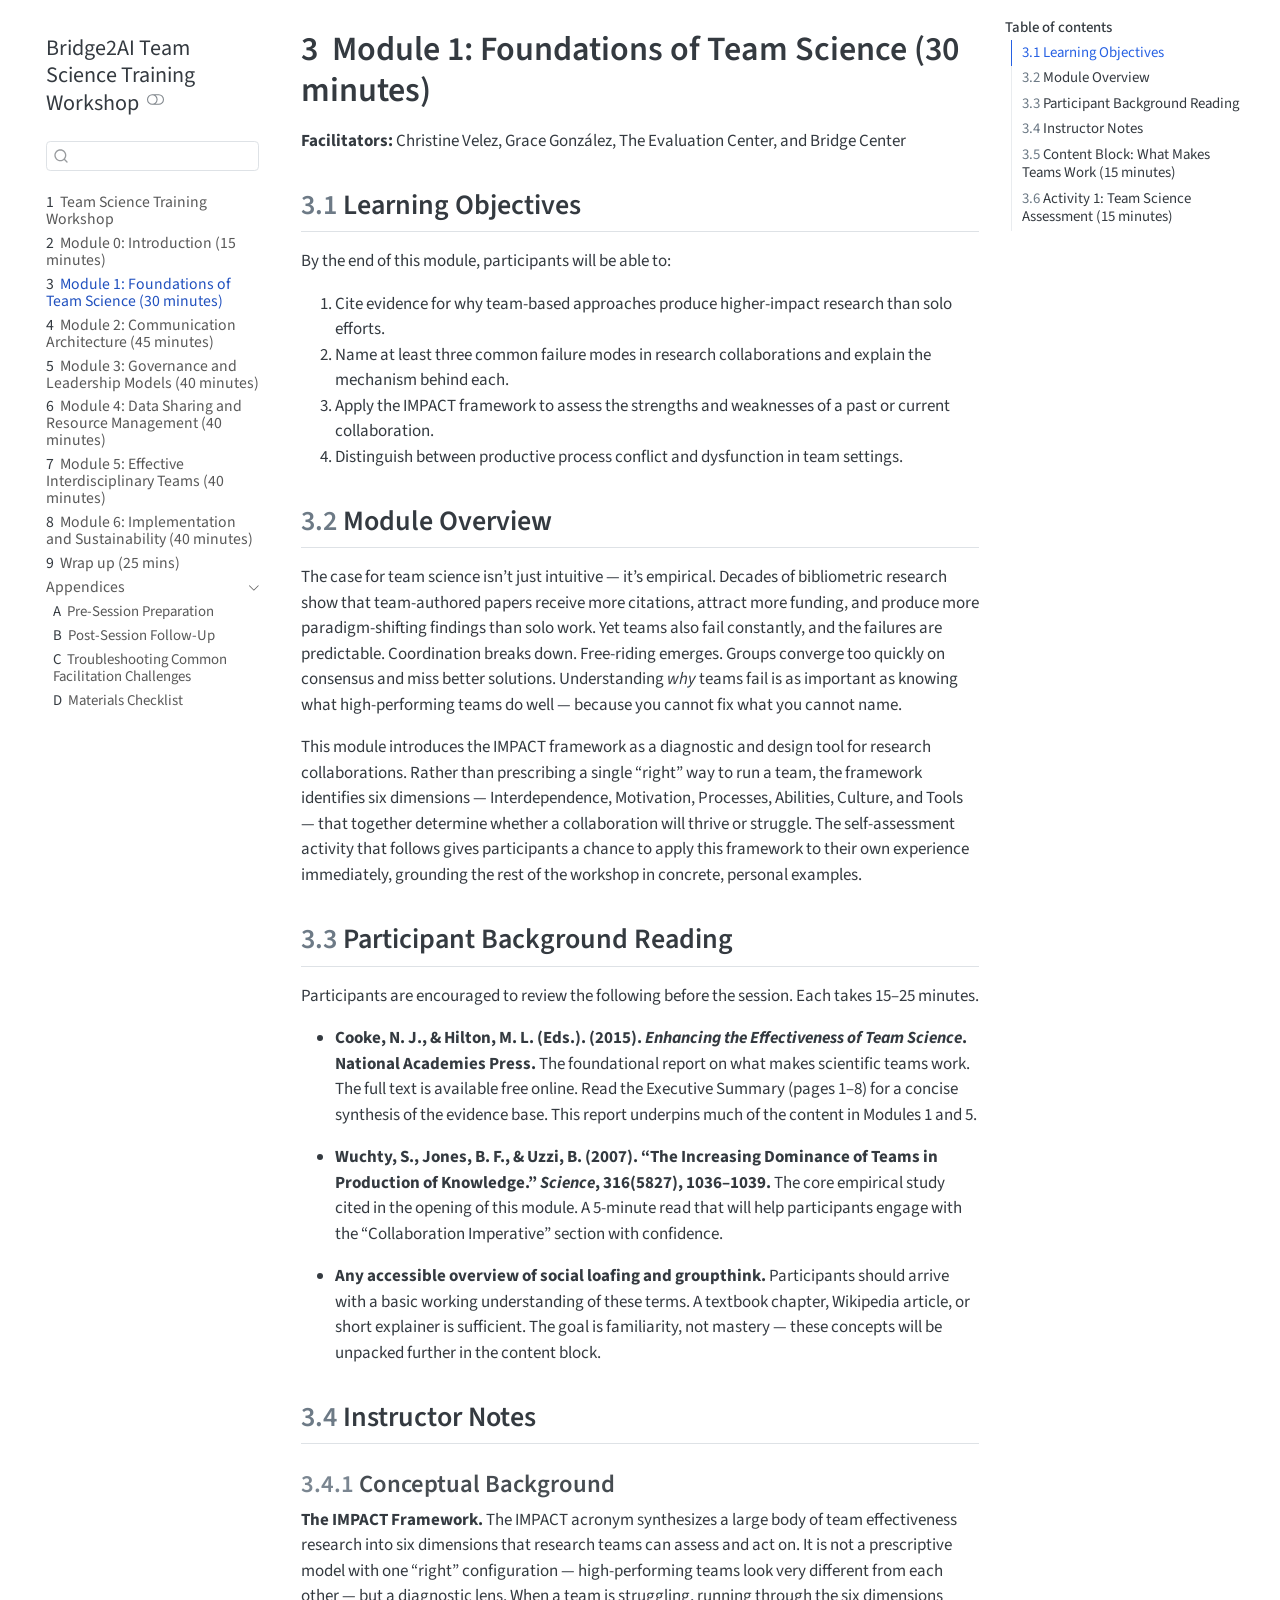
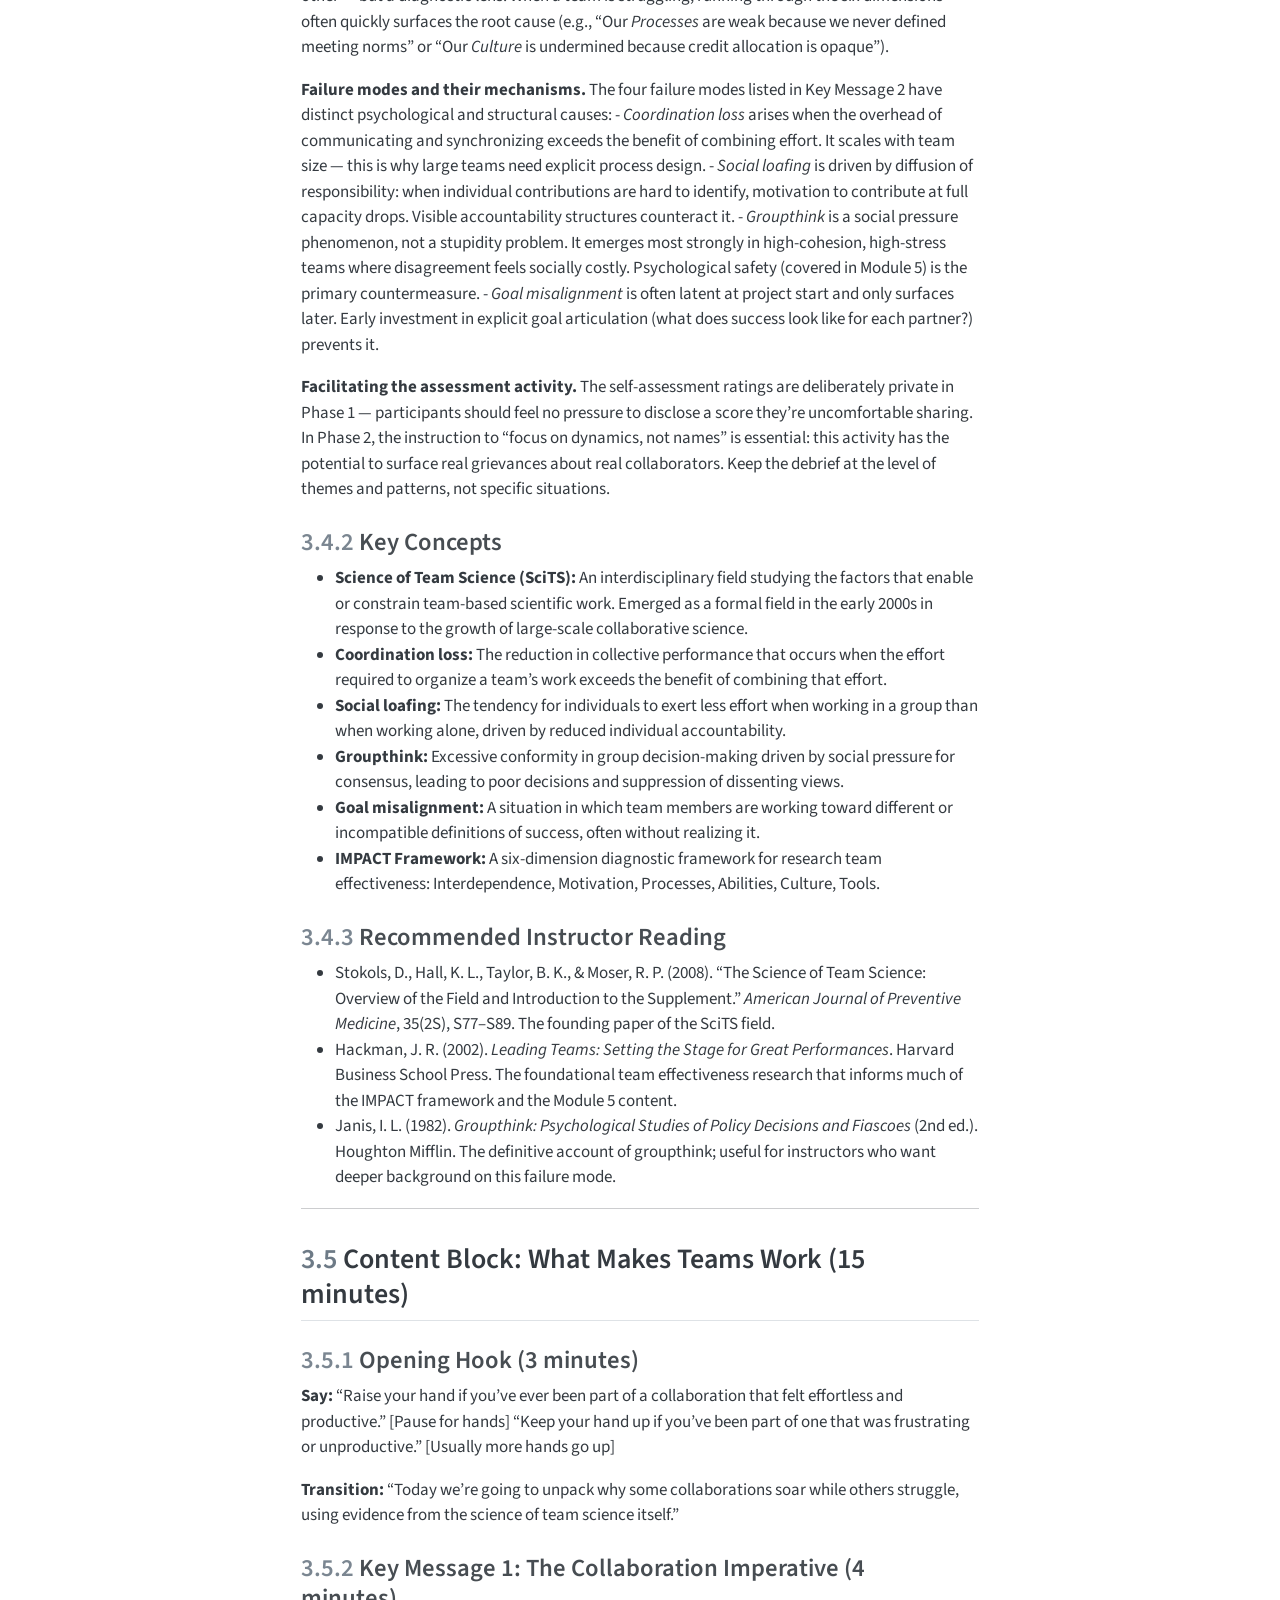
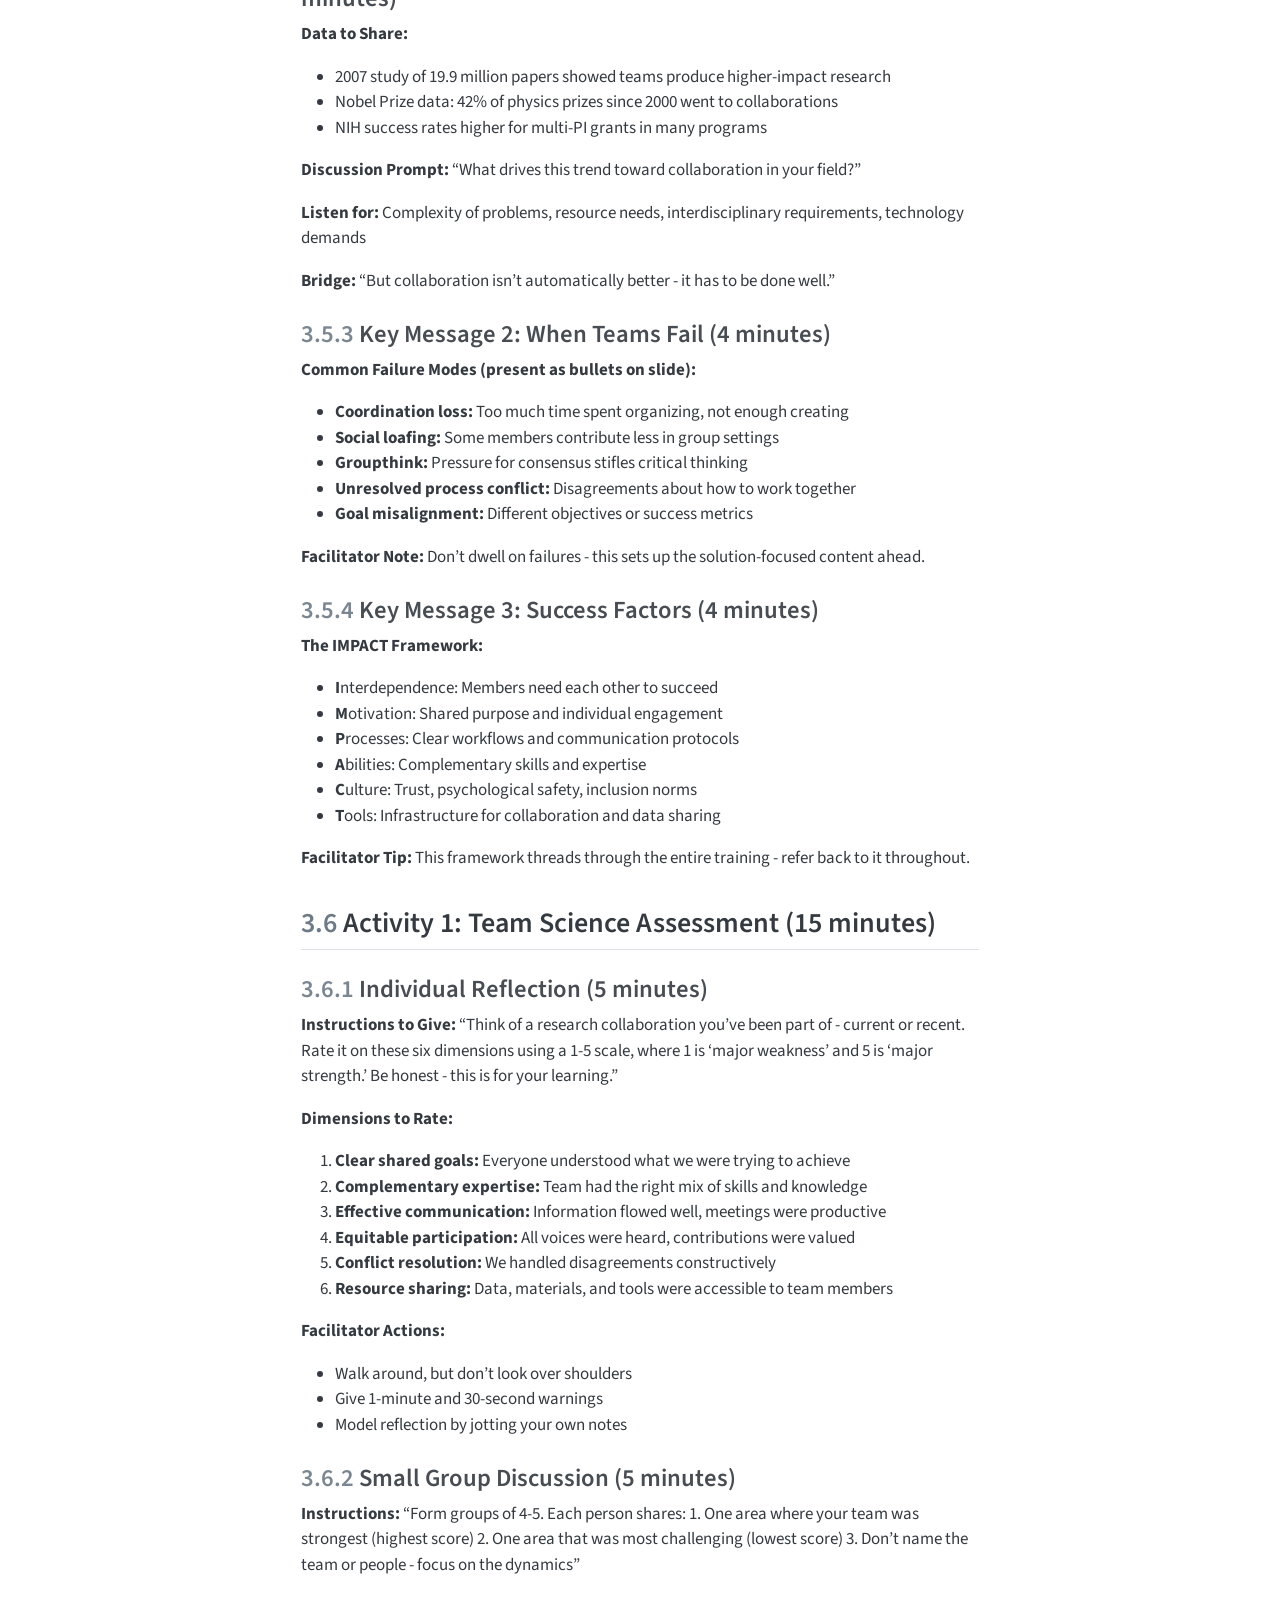
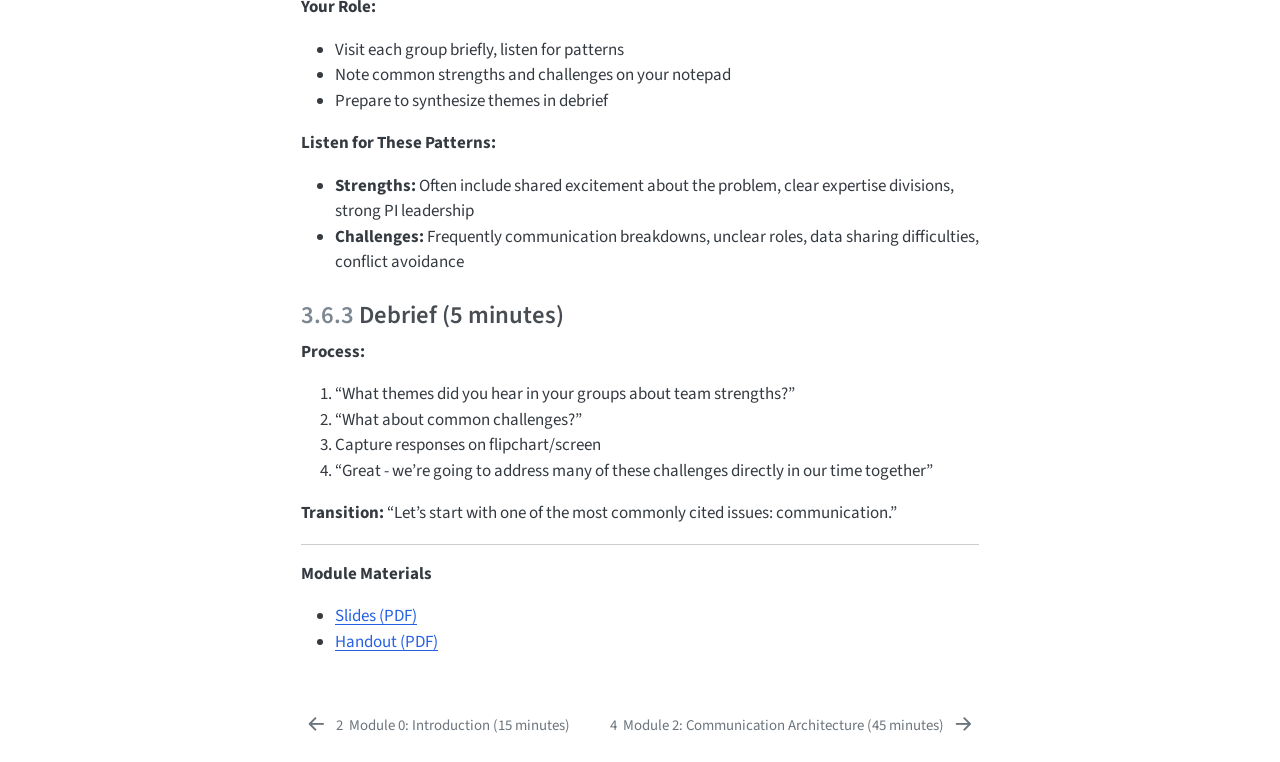
<file: module-1-foundations.html>
<!DOCTYPE html>
<html xmlns="http://www.w3.org/1999/xhtml" lang="en" xml:lang="en"><head>

<meta charset="utf-8">
<meta name="generator" content="quarto-1.11.9">

<meta name="viewport" content="width=device-width, initial-scale=1.0, user-scalable=yes">


<title>3&nbsp; Module 1: Foundations of Team Science (30 minutes) – Bridge2AI Team Science Training Workshop</title>
<style>
/* Default styles provided by pandoc.
** See https://pandoc.org/MANUAL.html#variables-for-html for config info.
*/
span.smallcaps{font-variant: small-caps;}
div.columns{display: flex; gap: 1.5em;}
div.column{flex: auto;}
@media screen {
div.columns{gap: min(4vw, 1.5em);}
div.column{overflow-x: auto;}
}
div.hanging-indent{margin-left: 1.5em; text-indent: -1.5em;}
ul.task-list{list-style: none;}
ul.task-list li input[type="checkbox"] {
  width: 0.8em;
  margin: 0 0.8em 0.2em -1em; /* quarto-specific, see https://github.com/quarto-dev/quarto-cli/issues/4556 */ 
  vertical-align: middle;
}
</style>


<script src="site_libs/quarto-nav/quarto-nav.js"></script>
<script src="site_libs/quarto-nav/headroom.min.js"></script>
<script src="site_libs/clipboard/clipboard.min.js"></script>
<script src="site_libs/quarto-search/autocomplete.umd.js"></script>
<script src="site_libs/quarto-search/fuse.min.js"></script>
<script src="site_libs/quarto-search/quarto-search.js"></script>
<meta name="quarto:offset" content="./">
<link href="./module-2-communication.html" rel="next">
<link href="./module-0-introductions.html" rel="prev">
<script src="site_libs/quarto-html/quarto.js" type="module"></script>
<script src="site_libs/quarto-html/tabsets/tabsets.js" type="module"></script>
<script src="site_libs/quarto-html/scrollable-regions/scrollable-regions.js" type="module"></script>
<script src="site_libs/quarto-html/popper.min.js"></script>
<script src="site_libs/quarto-html/tippy.umd.min.js"></script>
<script src="site_libs/quarto-html/anchor.min.js"></script>
<link href="site_libs/quarto-html/tippy.css" rel="stylesheet">
<link href="site_libs/quarto-html/quarto-syntax-highlighting-63b5708e65d6cd79cd7618c58d0c21e7.css" rel="stylesheet" class="quarto-color-scheme" id="quarto-text-highlighting-styles">
<link href="site_libs/quarto-html/quarto-syntax-highlighting-dark-447e42e69aaa9833c0ba1b986f430b20.css" rel="stylesheet" class="quarto-color-scheme quarto-color-alternate" id="quarto-text-highlighting-styles">
<link href="site_libs/quarto-html/quarto-syntax-highlighting-63b5708e65d6cd79cd7618c58d0c21e7.css" rel="stylesheet" class="quarto-color-scheme-extra" id="quarto-text-highlighting-styles">
<script src="site_libs/bootstrap/bootstrap.min.js"></script>
<link href="site_libs/bootstrap/bootstrap-icons.css" rel="stylesheet">
<link href="site_libs/bootstrap/bootstrap-fd437c11ef914449285a5c26e0daa494.min.css" rel="stylesheet" append-hash="true" class="quarto-color-scheme" id="quarto-bootstrap" data-mode="light">
<link href="site_libs/bootstrap/bootstrap-dark-c22d121c1962cb4eb0d4148300656303.min.css" rel="stylesheet" append-hash="true" class="quarto-color-scheme quarto-color-alternate" id="quarto-bootstrap" data-mode="dark">
<link href="site_libs/bootstrap/bootstrap-fd437c11ef914449285a5c26e0daa494.min.css" rel="stylesheet" append-hash="true" class="quarto-color-scheme-extra" id="quarto-bootstrap" data-mode="light">
<script id="quarto-search-options" type="application/json">{
  "location": "sidebar",
  "copy-button": false,
  "collapse-after": 3,
  "panel-placement": "start",
  "type": "textbox",
  "limit": 50,
  "keyboard-shortcut": [
    "f",
    "/",
    "s"
  ],
  "show-item-context": false,
  "language": {
    "search-no-results-text": "No results",
    "search-matching-documents-text": "matching documents",
    "search-copy-link-title": "Copy link to search",
    "search-hide-matches-text": "Hide additional matches",
    "search-more-match-text": "more match in this document",
    "search-more-matches-text": "more matches in this document",
    "search-clear-button-title": "Clear",
    "search-text-placeholder": "",
    "search-detached-cancel-button-title": "Cancel",
    "search-submit-button-title": "Submit",
    "search-label": "Search"
  }
}</script>


</head>

<body class="nav-sidebar floating quarto-light"><a id="quarto-skip-link" class="visually-hidden-focusable" href="#quarto-document-content">Skip to main content</a><script id="quarto-html-before-body" type="application/javascript">
    const toggleBodyColorMode = (bsSheetEl) => {
      const mode = bsSheetEl.getAttribute("data-mode");
      const bodyEl = window.document.querySelector("body");
      if (mode === "dark") {
        bodyEl.classList.add("quarto-dark");
        bodyEl.classList.remove("quarto-light");
      } else {
        bodyEl.classList.add("quarto-light");
        bodyEl.classList.remove("quarto-dark");
      }
    }
    const toggleBodyColorPrimary = () => {
      const bsSheetEl = window.document.querySelector("link#quarto-bootstrap:not([rel=disabled-stylesheet])");
      if (bsSheetEl) {
        toggleBodyColorMode(bsSheetEl);
      }
    }
    const setColorSchemeToggle = (alternate) => {
      const toggles = window.document.querySelectorAll('.quarto-color-scheme-toggle');
      for (let i=0; i < toggles.length; i++) {
        const toggle = toggles[i];
        if (toggle) {
          toggle.setAttribute("aria-checked", alternate ? "true" : "false");
          if (alternate) {
            toggle.classList.add("alternate");
          } else {
            toggle.classList.remove("alternate");
          }
        }
      }
    };
    const toggleColorMode = (alternate) => {
      // Switch the stylesheets
      const primaryStylesheets = window.document.querySelectorAll('link.quarto-color-scheme:not(.quarto-color-alternate)');
      const alternateStylesheets = window.document.querySelectorAll('link.quarto-color-scheme.quarto-color-alternate');
      manageTransitions('#quarto-margin-sidebar .nav-link', false);
      if (alternate) {
        // note: dark is layered on light, we don't disable primary!
        enableStylesheet(alternateStylesheets);
        for (const sheetNode of alternateStylesheets) {
          if (sheetNode.id === "quarto-bootstrap") {
            toggleBodyColorMode(sheetNode);
          }
        }
      } else {
        disableStylesheet(alternateStylesheets);
        enableStylesheet(primaryStylesheets)
        toggleBodyColorPrimary();
      }
      manageTransitions('#quarto-margin-sidebar .nav-link', true);
      // Switch the toggles
      setColorSchemeToggle(alternate)
    }
    // Hack to workaround the fact that safari doesn't
    // properly recolor the scrollbar when toggling (#1455).
    // Not run on load: stylesheets are set before first paint there, and
    // scrolling would undo the scroll to a URL fragment (#14973).
    // The one pixel nudge keeps the reader where they were.
    const refreshSafariScrollbar = () => {
      if (navigator.userAgent.indexOf('Safari') > 0 && navigator.userAgent.indexOf('Chrome') == -1) {
        manageTransitions("body", false);
        const scrollY = window.scrollY;
        window.scrollTo(0, scrollY > 0 ? scrollY - 1 : 1);
        setTimeout(() => {
          window.scrollTo(0, scrollY);
          manageTransitions("body", true);
        }, 40);
      }
    }
    const disableStylesheet = (stylesheets) => {
      for (let i=0; i < stylesheets.length; i++) {
        const stylesheet = stylesheets[i];
        stylesheet.rel = 'disabled-stylesheet';
      }
    }
    const enableStylesheet = (stylesheets) => {
      for (let i=0; i < stylesheets.length; i++) {
        const stylesheet = stylesheets[i];
        if(stylesheet.rel !== 'stylesheet') { // for Chrome, which will still FOUC without this check
          stylesheet.rel = 'stylesheet';
        }
      }
    }
    const manageTransitions = (selector, allowTransitions) => {
      const els = window.document.querySelectorAll(selector);
      for (let i=0; i < els.length; i++) {
        const el = els[i];
        if (allowTransitions) {
          el.classList.remove('notransition');
        } else {
          el.classList.add('notransition');
        }
      }
    }
    const isFileUrl = () => {
      return window.location.protocol === 'file:';
    }
    const hasAlternateSentinel = () => {
      let styleSentinel = getColorSchemeSentinel();
      if (styleSentinel !== null) {
        return styleSentinel === "alternate";
      } else {
        return false;
      }
    }
    const setStyleSentinel = (alternate) => {
      const value = alternate ? "alternate" : "default";
      if (!isFileUrl()) {
        window.localStorage.setItem("quarto-color-scheme", value);
      } else {
        localAlternateSentinel = value;
      }
    }
    const getColorSchemeSentinel = () => {
      if (!isFileUrl()) {
        const storageValue = window.localStorage.getItem("quarto-color-scheme");
        return storageValue != null ? storageValue : localAlternateSentinel;
      } else {
        return localAlternateSentinel;
      }
    }
    const toggleGiscusIfUsed = (isAlternate, darkModeDefault) => {
      const baseTheme = document.querySelector('#giscus-base-theme')?.value ?? 'light';
      const alternateTheme = document.querySelector('#giscus-alt-theme')?.value ?? 'dark';
      let newTheme = '';
      if(authorPrefersDark) {
        newTheme = isAlternate ? baseTheme : alternateTheme;
      } else {
        newTheme = isAlternate ? alternateTheme : baseTheme;
      }
      const changeGiscusTheme = () => {
        // From: https://github.com/giscus/giscus/issues/336
        const sendMessage = (message) => {
          const iframe = document.querySelector('iframe.giscus-frame');
          if (!iframe) return;
          iframe.contentWindow.postMessage({ giscus: message }, 'https://giscus.app');
        }
        sendMessage({
          setConfig: {
            theme: newTheme
          }
        });
      }
      const isGiscussLoaded = window.document.querySelector('iframe.giscus-frame') !== null;
      if (isGiscussLoaded) {
        changeGiscusTheme();
      }
    };
    const authorPrefersDark = false;
    const queryPrefersDark = window.matchMedia('(prefers-color-scheme: dark)');
    const darkModeDefault = queryPrefersDark.matches;
      document.querySelector('link#quarto-text-highlighting-styles.quarto-color-scheme-extra').rel = 'disabled-stylesheet';
      document.querySelector('link#quarto-bootstrap.quarto-color-scheme-extra').rel = 'disabled-stylesheet';
    let localAlternateSentinel = darkModeDefault ? 'alternate' : 'default';
    // Dark / light mode switch
    window.quartoToggleColorScheme = () => {
      // Read the current dark / light value
      let toAlternate = !hasAlternateSentinel();
      toggleColorMode(toAlternate);
      refreshSafariScrollbar();
      setStyleSentinel(toAlternate);
      toggleGiscusIfUsed(toAlternate, darkModeDefault);
      window.dispatchEvent(new Event('resize'));
    };
    queryPrefersDark.addEventListener("change", e => {
      if(window.localStorage.getItem("quarto-color-scheme") !== null)
        return;
      const alternate = e.matches
      toggleColorMode(alternate);
      refreshSafariScrollbar();
      localAlternateSentinel = e.matches ? 'alternate' : 'default'; // this is used alongside local storage!
      toggleGiscusIfUsed(alternate, darkModeDefault);
    });
    // Switch to dark mode if need be
    if (hasAlternateSentinel()) {
      toggleColorMode(true);
    } else {
      toggleColorMode(false);
    }
  </script>

<div id="quarto-search-results"></div>
  <header id="quarto-header" class="headroom fixed-top">
  <nav class="quarto-secondary-nav" aria-label="Toolbar">
    <div class="container-fluid d-flex">
      <button type="button" class="quarto-btn-toggle btn" data-bs-toggle="collapse" role="button" data-bs-target=".quarto-sidebar-collapse-item" aria-controls="quarto-sidebar" aria-expanded="false" aria-label="Toggle sidebar navigation" onclick="if (window.quartoToggleHeadroom) { window.quartoToggleHeadroom(); }">
        <i class="bi bi-layout-text-sidebar-reverse"></i>
      </button>
        <nav class="quarto-page-breadcrumbs" aria-label="Breadcrumbs"><ol class="breadcrumb"><li class="breadcrumb-item"><a href="./module-1-foundations.html"><span class="chapter-number">3</span>&nbsp; <span class="chapter-title">Module 1: Foundations of Team Science (30 minutes)</span></a></li></ol></nav>
        <a class="flex-grow-1" data-bs-toggle="collapse" data-bs-target=".quarto-sidebar-collapse-item" onclick="if (window.quartoToggleHeadroom) { window.quartoToggleHeadroom(); }">      
        </a>
      <button type="button" class="btn quarto-search-button" aria-label="Search" onclick="window.quartoOpenSearch();">
        <i class="bi bi-search"></i>
      </button>
    </div>
  </nav>
</header>
<!-- content -->
<div id="quarto-content" class="quarto-container page-columns page-rows-contents page-layout-article">
<!-- sidebar -->
  <nav id="quarto-sidebar" class="sidebar collapse collapse-horizontal quarto-sidebar-collapse-item sidebar-navigation floating overflow-auto" aria-label="Site">
    <div class="pt-lg-2 mt-2 text-left sidebar-header">
    <div class="sidebar-title mb-0 py-0">
      <a href="./">Bridge2AI Team Science Training Workshop</a> 
        <div class="sidebar-tools-main">
  <button type="button" role="switch" aria-checked="false" class="quarto-color-scheme-toggle quarto-navigation-tool  px-1" onclick="window.quartoToggleColorScheme(); return false;" title="Toggle dark mode" aria-label="Toggle dark mode"><i class="bi"></i></button>
</div>
    </div>
      </div>
        <div class="mt-2 flex-shrink-0 align-items-center">
        <div class="sidebar-search">
        <div id="quarto-search" class="" title="Search"></div>
        </div>
        </div>
    <div class="sidebar-menu-container"> 
    <ul class="list-unstyled mt-1">
        <li class="sidebar-item">
  <div class="sidebar-item-container"> 
  <a href="./index.html" class="sidebar-item-text sidebar-link">
 <span class="menu-text"><span class="chapter-number">1</span>&nbsp; <span class="chapter-title">Team Science Training Workshop</span></span></a>
  </div>
</li>
        <li class="sidebar-item">
  <div class="sidebar-item-container"> 
  <a href="./module-0-introductions.html" class="sidebar-item-text sidebar-link">
 <span class="menu-text"><span class="chapter-number">2</span>&nbsp; <span class="chapter-title">Module 0: Introduction (15 minutes)</span></span></a>
  </div>
</li>
        <li class="sidebar-item">
  <div class="sidebar-item-container"> 
  <a href="./module-1-foundations.html" class="sidebar-item-text sidebar-link active">
 <span class="menu-text"><span class="chapter-number">3</span>&nbsp; <span class="chapter-title">Module 1: Foundations of Team Science (30 minutes)</span></span></a>
  </div>
</li>
        <li class="sidebar-item">
  <div class="sidebar-item-container"> 
  <a href="./module-2-communication.html" class="sidebar-item-text sidebar-link">
 <span class="menu-text"><span class="chapter-number">4</span>&nbsp; <span class="chapter-title">Module 2: Communication Architecture (45 minutes)</span></span></a>
  </div>
</li>
        <li class="sidebar-item">
  <div class="sidebar-item-container"> 
  <a href="./module-3-governance.html" class="sidebar-item-text sidebar-link">
 <span class="menu-text"><span class="chapter-number">5</span>&nbsp; <span class="chapter-title">Module 3: Governance and Leadership Models (40 minutes)</span></span></a>
  </div>
</li>
        <li class="sidebar-item">
  <div class="sidebar-item-container"> 
  <a href="./module-4-data-sharing.html" class="sidebar-item-text sidebar-link">
 <span class="menu-text"><span class="chapter-number">6</span>&nbsp; <span class="chapter-title">Module 4: Data Sharing and Resource Management (40 minutes)</span></span></a>
  </div>
</li>
        <li class="sidebar-item">
  <div class="sidebar-item-container"> 
  <a href="./module-5-inclusion.html" class="sidebar-item-text sidebar-link">
 <span class="menu-text"><span class="chapter-number">7</span>&nbsp; <span class="chapter-title">Module 5: Effective Interdisciplinary Teams (40 minutes)</span></span></a>
  </div>
</li>
        <li class="sidebar-item">
  <div class="sidebar-item-container"> 
  <a href="./module-6-implementation.html" class="sidebar-item-text sidebar-link">
 <span class="menu-text"><span class="chapter-number">8</span>&nbsp; <span class="chapter-title">Module 6: Implementation and Sustainability (40 minutes)</span></span></a>
  </div>
</li>
        <li class="sidebar-item">
  <div class="sidebar-item-container"> 
  <a href="./wrap-up.html" class="sidebar-item-text sidebar-link">
 <span class="menu-text"><span class="chapter-number">9</span>&nbsp; <span class="chapter-title">Wrap up (25 mins)</span></span></a>
  </div>
</li>
        <li class="sidebar-item sidebar-item-section">
      <div class="sidebar-item-container"> 
            <button type="button" class="sidebar-item-text sidebar-item-toggle sidebar-link text-start" data-bs-toggle="collapse" data-bs-target="#quarto-sidebar-section-1" aria-controls="quarto-sidebar-section-1" aria-expanded="true">
 <span class="menu-text" id="quarto-sidebar-section-1-label">Appendices</span><i class="bi bi-chevron-right" aria-hidden="true"></i></button>
      </div>
      <ul id="quarto-sidebar-section-1" aria-labelledby="quarto-sidebar-section-1-label" class="collapse list-unstyled sidebar-section depth1 show">  
          <li class="sidebar-item">
  <div class="sidebar-item-container"> 
  <a href="./pre-session-preparation.html" class="sidebar-item-text sidebar-link">
 <span class="menu-text"><span class="chapter-number">A</span>&nbsp; <span class="chapter-title">Pre-Session Preparation</span></span></a>
  </div>
</li>
          <li class="sidebar-item">
  <div class="sidebar-item-container"> 
  <a href="./post-session-follow-up.html" class="sidebar-item-text sidebar-link">
 <span class="menu-text"><span class="chapter-number">B</span>&nbsp; <span class="chapter-title">Post-Session Follow-Up</span></span></a>
  </div>
</li>
          <li class="sidebar-item">
  <div class="sidebar-item-container"> 
  <a href="./troubleshooting.html" class="sidebar-item-text sidebar-link">
 <span class="menu-text"><span class="chapter-number">C</span>&nbsp; <span class="chapter-title">Troubleshooting Common Facilitation Challenges</span></span></a>
  </div>
</li>
          <li class="sidebar-item">
  <div class="sidebar-item-container"> 
  <a href="./materials-checklist.html" class="sidebar-item-text sidebar-link">
 <span class="menu-text"><span class="chapter-number">D</span>&nbsp; <span class="chapter-title">Materials Checklist</span></span></a>
  </div>
</li>
      </ul>
  </li>
    </ul>
    </div>
</nav>
<div id="quarto-sidebar-glass" class="quarto-sidebar-collapse-item" data-bs-toggle="collapse" data-bs-target=".quarto-sidebar-collapse-item"></div>
<!-- margin-sidebar -->
    <div id="quarto-margin-sidebar" class="sidebar margin-sidebar">
        <nav id="TOC" role="doc-toc" aria-labelledby="toc-title" class="toc-active">
    <h2 id="toc-title">Table of contents</h2>
   
  <ul>
  <li><a href="#learning-objectives" id="toc-learning-objectives" class="nav-link active" data-scroll-target="#learning-objectives"><span class="header-section-number">3.1</span> Learning Objectives</a></li>
  <li><a href="#module-overview" id="toc-module-overview" class="nav-link" data-scroll-target="#module-overview"><span class="header-section-number">3.2</span> Module Overview</a></li>
  <li><a href="#participant-background-reading" id="toc-participant-background-reading" class="nav-link" data-scroll-target="#participant-background-reading"><span class="header-section-number">3.3</span> Participant Background Reading</a></li>
  <li><a href="#instructor-notes" id="toc-instructor-notes" class="nav-link" data-scroll-target="#instructor-notes"><span class="header-section-number">3.4</span> Instructor Notes</a>
  <ul class="collapse">
  <li><a href="#conceptual-background" id="toc-conceptual-background" class="nav-link" data-scroll-target="#conceptual-background"><span class="header-section-number">3.4.1</span> Conceptual Background</a></li>
  <li><a href="#key-concepts" id="toc-key-concepts" class="nav-link" data-scroll-target="#key-concepts"><span class="header-section-number">3.4.2</span> Key Concepts</a></li>
  <li><a href="#recommended-instructor-reading" id="toc-recommended-instructor-reading" class="nav-link" data-scroll-target="#recommended-instructor-reading"><span class="header-section-number">3.4.3</span> Recommended Instructor Reading</a></li>
  </ul></li>
  <li><a href="#content-block-what-makes-teams-work-15-minutes" id="toc-content-block-what-makes-teams-work-15-minutes" class="nav-link" data-scroll-target="#content-block-what-makes-teams-work-15-minutes"><span class="header-section-number">3.5</span> Content Block: What Makes Teams Work (15 minutes)</a>
  <ul class="collapse">
  <li><a href="#opening-hook-3-minutes" id="toc-opening-hook-3-minutes" class="nav-link" data-scroll-target="#opening-hook-3-minutes"><span class="header-section-number">3.5.1</span> Opening Hook (3 minutes)</a></li>
  <li><a href="#key-message-1-the-collaboration-imperative-4-minutes" id="toc-key-message-1-the-collaboration-imperative-4-minutes" class="nav-link" data-scroll-target="#key-message-1-the-collaboration-imperative-4-minutes"><span class="header-section-number">3.5.2</span> Key Message 1: The Collaboration Imperative (4 minutes)</a></li>
  <li><a href="#key-message-2-when-teams-fail-4-minutes" id="toc-key-message-2-when-teams-fail-4-minutes" class="nav-link" data-scroll-target="#key-message-2-when-teams-fail-4-minutes"><span class="header-section-number">3.5.3</span> Key Message 2: When Teams Fail (4 minutes)</a></li>
  <li><a href="#key-message-3-success-factors-4-minutes" id="toc-key-message-3-success-factors-4-minutes" class="nav-link" data-scroll-target="#key-message-3-success-factors-4-minutes"><span class="header-section-number">3.5.4</span> Key Message 3: Success Factors (4 minutes)</a></li>
  </ul></li>
  <li><a href="#activity-1-team-science-assessment-15-minutes" id="toc-activity-1-team-science-assessment-15-minutes" class="nav-link" data-scroll-target="#activity-1-team-science-assessment-15-minutes"><span class="header-section-number">3.6</span> Activity 1: Team Science Assessment (15 minutes)</a>
  <ul class="collapse">
  <li><a href="#individual-reflection-5-minutes" id="toc-individual-reflection-5-minutes" class="nav-link" data-scroll-target="#individual-reflection-5-minutes"><span class="header-section-number">3.6.1</span> Individual Reflection (5 minutes)</a></li>
  <li><a href="#small-group-discussion-5-minutes" id="toc-small-group-discussion-5-minutes" class="nav-link" data-scroll-target="#small-group-discussion-5-minutes"><span class="header-section-number">3.6.2</span> Small Group Discussion (5 minutes)</a></li>
  <li><a href="#debrief-5-minutes" id="toc-debrief-5-minutes" class="nav-link" data-scroll-target="#debrief-5-minutes"><span class="header-section-number">3.6.3</span> Debrief (5 minutes)</a></li>
  </ul></li>
  </ul>
</nav>
    </div>
<!-- main -->
<main class="content" id="quarto-document-content" tabindex="-1">


<header id="title-block-header" class="quarto-title-block default">
<div class="quarto-title">
<h1 class="title"><span class="chapter-number">3</span>&nbsp; <span class="chapter-title">Module 1: Foundations of Team Science (30 minutes)</span></h1>
</div>



<div class="quarto-title-meta">

    
  
    
  </div>
  


</header>


<p><strong>Facilitators:</strong> Christine Velez, Grace González, The Evaluation Center, and Bridge Center</p>
<section id="learning-objectives" class="level2" data-number="3.1">
<h2 data-number="3.1" class="anchored" data-anchor-id="learning-objectives"><span class="header-section-number">3.1</span> Learning Objectives</h2>
<p>By the end of this module, participants will be able to:</p>
<ol type="1">
<li>Cite evidence for why team-based approaches produce higher-impact research than solo efforts.</li>
<li>Name at least three common failure modes in research collaborations and explain the mechanism behind each.</li>
<li>Apply the IMPACT framework to assess the strengths and weaknesses of a past or current collaboration.</li>
<li>Distinguish between productive process conflict and dysfunction in team settings.</li>
</ol>
</section>
<section id="module-overview" class="level2" data-number="3.2">
<h2 data-number="3.2" class="anchored" data-anchor-id="module-overview"><span class="header-section-number">3.2</span> Module Overview</h2>
<p>The case for team science isn’t just intuitive — it’s empirical. Decades of bibliometric research show that team-authored papers receive more citations, attract more funding, and produce more paradigm-shifting findings than solo work. Yet teams also fail constantly, and the failures are predictable. Coordination breaks down. Free-riding emerges. Groups converge too quickly on consensus and miss better solutions. Understanding <em>why</em> teams fail is as important as knowing what high-performing teams do well — because you cannot fix what you cannot name.</p>
<p>This module introduces the IMPACT framework as a diagnostic and design tool for research collaborations. Rather than prescribing a single “right” way to run a team, the framework identifies six dimensions — Interdependence, Motivation, Processes, Abilities, Culture, and Tools — that together determine whether a collaboration will thrive or struggle. The self-assessment activity that follows gives participants a chance to apply this framework to their own experience immediately, grounding the rest of the workshop in concrete, personal examples.</p>
</section>
<section id="participant-background-reading" class="level2" data-number="3.3">
<h2 data-number="3.3" class="anchored" data-anchor-id="participant-background-reading"><span class="header-section-number">3.3</span> Participant Background Reading</h2>
<p>Participants are encouraged to review the following before the session. Each takes 15–25 minutes.</p>
<ul>
<li><p><strong>Cooke, N. J., &amp; Hilton, M. L. (Eds.). (2015). <em>Enhancing the Effectiveness of Team Science</em>. National Academies Press.</strong> The foundational report on what makes scientific teams work. The full text is available free online. Read the Executive Summary (pages 1–8) for a concise synthesis of the evidence base. This report underpins much of the content in Modules 1 and 5.</p></li>
<li><p><strong>Wuchty, S., Jones, B. F., &amp; Uzzi, B. (2007). “The Increasing Dominance of Teams in Production of Knowledge.” <em>Science</em>, 316(5827), 1036–1039.</strong> The core empirical study cited in the opening of this module. A 5-minute read that will help participants engage with the “Collaboration Imperative” section with confidence.</p></li>
<li><p><strong>Any accessible overview of social loafing and groupthink.</strong> Participants should arrive with a basic working understanding of these terms. A textbook chapter, Wikipedia article, or short explainer is sufficient. The goal is familiarity, not mastery — these concepts will be unpacked further in the content block.</p></li>
</ul>
</section>
<section id="instructor-notes" class="level2" data-number="3.4">
<h2 data-number="3.4" class="anchored" data-anchor-id="instructor-notes"><span class="header-section-number">3.4</span> Instructor Notes</h2>
<section id="conceptual-background" class="level3" data-number="3.4.1">
<h3 data-number="3.4.1" class="anchored" data-anchor-id="conceptual-background"><span class="header-section-number">3.4.1</span> Conceptual Background</h3>
<p><strong>The IMPACT Framework.</strong> The IMPACT acronym synthesizes a large body of team effectiveness research into six dimensions that research teams can assess and act on. It is not a prescriptive model with one “right” configuration — high-performing teams look very different from each other — but a diagnostic lens. When a team is struggling, running through the six dimensions often quickly surfaces the root cause (e.g., “Our <em>Processes</em> are weak because we never defined meeting norms” or “Our <em>Culture</em> is undermined because credit allocation is opaque”).</p>
<p><strong>Failure modes and their mechanisms.</strong> The four failure modes listed in Key Message 2 have distinct psychological and structural causes: - <em>Coordination loss</em> arises when the overhead of communicating and synchronizing exceeds the benefit of combining effort. It scales with team size — this is why large teams need explicit process design. - <em>Social loafing</em> is driven by diffusion of responsibility: when individual contributions are hard to identify, motivation to contribute at full capacity drops. Visible accountability structures counteract it. - <em>Groupthink</em> is a social pressure phenomenon, not a stupidity problem. It emerges most strongly in high-cohesion, high-stress teams where disagreement feels socially costly. Psychological safety (covered in Module 5) is the primary countermeasure. - <em>Goal misalignment</em> is often latent at project start and only surfaces later. Early investment in explicit goal articulation (what does success look like for each partner?) prevents it.</p>
<p><strong>Facilitating the assessment activity.</strong> The self-assessment ratings are deliberately private in Phase 1 — participants should feel no pressure to disclose a score they’re uncomfortable sharing. In Phase 2, the instruction to “focus on dynamics, not names” is essential: this activity has the potential to surface real grievances about real collaborators. Keep the debrief at the level of themes and patterns, not specific situations.</p>
</section>
<section id="key-concepts" class="level3" data-number="3.4.2">
<h3 data-number="3.4.2" class="anchored" data-anchor-id="key-concepts"><span class="header-section-number">3.4.2</span> Key Concepts</h3>
<ul>
<li><strong>Science of Team Science (SciTS):</strong> An interdisciplinary field studying the factors that enable or constrain team-based scientific work. Emerged as a formal field in the early 2000s in response to the growth of large-scale collaborative science.</li>
<li><strong>Coordination loss:</strong> The reduction in collective performance that occurs when the effort required to organize a team’s work exceeds the benefit of combining that effort.</li>
<li><strong>Social loafing:</strong> The tendency for individuals to exert less effort when working in a group than when working alone, driven by reduced individual accountability.</li>
<li><strong>Groupthink:</strong> Excessive conformity in group decision-making driven by social pressure for consensus, leading to poor decisions and suppression of dissenting views.</li>
<li><strong>Goal misalignment:</strong> A situation in which team members are working toward different or incompatible definitions of success, often without realizing it.</li>
<li><strong>IMPACT Framework:</strong> A six-dimension diagnostic framework for research team effectiveness: Interdependence, Motivation, Processes, Abilities, Culture, Tools.</li>
</ul>
</section>
<section id="recommended-instructor-reading" class="level3" data-number="3.4.3">
<h3 data-number="3.4.3" class="anchored" data-anchor-id="recommended-instructor-reading"><span class="header-section-number">3.4.3</span> Recommended Instructor Reading</h3>
<ul>
<li>Stokols, D., Hall, K. L., Taylor, B. K., &amp; Moser, R. P. (2008). “The Science of Team Science: Overview of the Field and Introduction to the Supplement.” <em>American Journal of Preventive Medicine</em>, 35(2S), S77–S89. The founding paper of the SciTS field.</li>
<li>Hackman, J. R. (2002). <em>Leading Teams: Setting the Stage for Great Performances</em>. Harvard Business School Press. The foundational team effectiveness research that informs much of the IMPACT framework and the Module 5 content.</li>
<li>Janis, I. L. (1982). <em>Groupthink: Psychological Studies of Policy Decisions and Fiascoes</em> (2nd ed.). Houghton Mifflin. The definitive account of groupthink; useful for instructors who want deeper background on this failure mode.</li>
</ul>
<hr>
</section>
</section>
<section id="content-block-what-makes-teams-work-15-minutes" class="level2" data-number="3.5">
<h2 data-number="3.5" class="anchored" data-anchor-id="content-block-what-makes-teams-work-15-minutes"><span class="header-section-number">3.5</span> Content Block: What Makes Teams Work (15 minutes)</h2>
<section id="opening-hook-3-minutes" class="level3" data-number="3.5.1">
<h3 data-number="3.5.1" class="anchored" data-anchor-id="opening-hook-3-minutes"><span class="header-section-number">3.5.1</span> Opening Hook (3 minutes)</h3>
<p><strong>Say:</strong> “Raise your hand if you’ve ever been part of a collaboration that felt effortless and productive.” [Pause for hands] “Keep your hand up if you’ve been part of one that was frustrating or unproductive.” [Usually more hands go up]</p>
<p><strong>Transition:</strong> “Today we’re going to unpack why some collaborations soar while others struggle, using evidence from the science of team science itself.”</p>
</section>
<section id="key-message-1-the-collaboration-imperative-4-minutes" class="level3" data-number="3.5.2">
<h3 data-number="3.5.2" class="anchored" data-anchor-id="key-message-1-the-collaboration-imperative-4-minutes"><span class="header-section-number">3.5.2</span> Key Message 1: The Collaboration Imperative (4 minutes)</h3>
<p><strong>Data to Share:</strong></p>
<ul>
<li>2007 study of 19.9 million papers showed teams produce higher-impact research</li>
<li>Nobel Prize data: 42% of physics prizes since 2000 went to collaborations</li>
<li>NIH success rates higher for multi-PI grants in many programs</li>
</ul>
<p><strong>Discussion Prompt:</strong> “What drives this trend toward collaboration in your field?”</p>
<p><strong>Listen for:</strong> Complexity of problems, resource needs, interdisciplinary requirements, technology demands</p>
<p><strong>Bridge:</strong> “But collaboration isn’t automatically better - it has to be done well.”</p>
</section>
<section id="key-message-2-when-teams-fail-4-minutes" class="level3" data-number="3.5.3">
<h3 data-number="3.5.3" class="anchored" data-anchor-id="key-message-2-when-teams-fail-4-minutes"><span class="header-section-number">3.5.3</span> Key Message 2: When Teams Fail (4 minutes)</h3>
<p><strong>Common Failure Modes (present as bullets on slide):</strong></p>
<ul>
<li><strong>Coordination loss:</strong> Too much time spent organizing, not enough creating</li>
<li><strong>Social loafing:</strong> Some members contribute less in group settings</li>
<li><strong>Groupthink:</strong> Pressure for consensus stifles critical thinking</li>
<li><strong>Unresolved process conflict:</strong> Disagreements about how to work together</li>
<li><strong>Goal misalignment:</strong> Different objectives or success metrics</li>
</ul>
<p><strong>Facilitator Note:</strong> Don’t dwell on failures - this sets up the solution-focused content ahead.</p>
</section>
<section id="key-message-3-success-factors-4-minutes" class="level3" data-number="3.5.4">
<h3 data-number="3.5.4" class="anchored" data-anchor-id="key-message-3-success-factors-4-minutes"><span class="header-section-number">3.5.4</span> Key Message 3: Success Factors (4 minutes)</h3>
<p><strong>The IMPACT Framework:</strong></p>
<ul>
<li><strong>I</strong>nterdependence: Members need each other to succeed</li>
<li><strong>M</strong>otivation: Shared purpose and individual engagement</li>
<li><strong>P</strong>rocesses: Clear workflows and communication protocols</li>
<li><strong>A</strong>bilities: Complementary skills and expertise</li>
<li><strong>C</strong>ulture: Trust, psychological safety, inclusion norms</li>
<li><strong>T</strong>ools: Infrastructure for collaboration and data sharing</li>
</ul>
<p><strong>Facilitator Tip:</strong> This framework threads through the entire training - refer back to it throughout.</p>
</section>
</section>
<section id="activity-1-team-science-assessment-15-minutes" class="level2" data-number="3.6">
<h2 data-number="3.6" class="anchored" data-anchor-id="activity-1-team-science-assessment-15-minutes"><span class="header-section-number">3.6</span> Activity 1: Team Science Assessment (15 minutes)</h2>
<section id="individual-reflection-5-minutes" class="level3" data-number="3.6.1">
<h3 data-number="3.6.1" class="anchored" data-anchor-id="individual-reflection-5-minutes"><span class="header-section-number">3.6.1</span> Individual Reflection (5 minutes)</h3>
<p><strong>Instructions to Give:</strong> “Think of a research collaboration you’ve been part of - current or recent. Rate it on these six dimensions using a 1-5 scale, where 1 is ‘major weakness’ and 5 is ‘major strength.’ Be honest - this is for your learning.”</p>
<p><strong>Dimensions to Rate:</strong></p>
<ol type="1">
<li><strong>Clear shared goals:</strong> Everyone understood what we were trying to achieve</li>
<li><strong>Complementary expertise:</strong> Team had the right mix of skills and knowledge</li>
<li><strong>Effective communication:</strong> Information flowed well, meetings were productive</li>
<li><strong>Equitable participation:</strong> All voices were heard, contributions were valued</li>
<li><strong>Conflict resolution:</strong> We handled disagreements constructively</li>
<li><strong>Resource sharing:</strong> Data, materials, and tools were accessible to team members</li>
</ol>
<p><strong>Facilitator Actions:</strong></p>
<ul>
<li>Walk around, but don’t look over shoulders</li>
<li>Give 1-minute and 30-second warnings</li>
<li>Model reflection by jotting your own notes</li>
</ul>
</section>
<section id="small-group-discussion-5-minutes" class="level3" data-number="3.6.2">
<h3 data-number="3.6.2" class="anchored" data-anchor-id="small-group-discussion-5-minutes"><span class="header-section-number">3.6.2</span> Small Group Discussion (5 minutes)</h3>
<p><strong>Instructions:</strong> “Form groups of 4-5. Each person shares: 1. One area where your team was strongest (highest score) 2. One area that was most challenging (lowest score) 3. Don’t name the team or people - focus on the dynamics”</p>
<p><strong>Your Role:</strong></p>
<ul>
<li>Visit each group briefly, listen for patterns</li>
<li>Note common strengths and challenges on your notepad</li>
<li>Prepare to synthesize themes in debrief</li>
</ul>
<p><strong>Listen for These Patterns:</strong></p>
<ul>
<li><strong>Strengths:</strong> Often include shared excitement about the problem, clear expertise divisions, strong PI leadership</li>
<li><strong>Challenges:</strong> Frequently communication breakdowns, unclear roles, data sharing difficulties, conflict avoidance</li>
</ul>
</section>
<section id="debrief-5-minutes" class="level3" data-number="3.6.3">
<h3 data-number="3.6.3" class="anchored" data-anchor-id="debrief-5-minutes"><span class="header-section-number">3.6.3</span> Debrief (5 minutes)</h3>
<p><strong>Process:</strong></p>
<ol type="1">
<li>“What themes did you hear in your groups about team strengths?”</li>
<li>“What about common challenges?”</li>
<li>Capture responses on flipchart/screen</li>
<li>“Great - we’re going to address many of these challenges directly in our time together”</li>
</ol>
<p><strong>Transition:</strong> “Let’s start with one of the most commonly cited issues: communication.”</p>
<hr>
<p><strong>Module Materials</strong></p>
<ul>
<li><a href="https://github.com/bridge2ai/teaming-training-workshop/blob/main/materials/Module-1/Module-1-Slides.pdf">Slides (PDF)</a></li>
<li><a href="https://github.com/bridge2ai/teaming-training-workshop/blob/main/materials/Module-1/Module-1-Handout.pdf">Handout (PDF)</a></li>
</ul>


</section>
</section>

</main> <!-- /main -->
<script id="quarto-html-after-body" type="application/javascript">
  window.document.addEventListener("DOMContentLoaded", function (event) {
    // Ensure there is a toggle, if there isn't float one in the top right
    if (window.document.querySelector('.quarto-color-scheme-toggle') === null) {
      const toggle = window.document.createElement('button');
      toggle.type = "button";
      toggle.setAttribute("role", "switch");
      toggle.setAttribute("aria-checked", "false");
      toggle.classList.add('top-right');
      toggle.classList.add('quarto-color-scheme-toggle');
      toggle.setAttribute("aria-label", "Toggle dark mode");
      toggle.onclick = function() { try { window.quartoToggleColorScheme(); } catch {} return false; };
      const i = window.document.createElement("i");
      i.classList.add('bi');
      toggle.appendChild(i);
      // Put the toggle in a landmark of its own, so that landmark navigation
      // can reach it.
      //
      // The container is always a fresh direct child of body, and the toggle is
      // never moved into page furniture that the theme or the author controls.
      // The toggle is positioned against the page, so any ancestor that
      // establishes a containing block captures it: a positioned element or a
      // grid for position: absolute, and transform, filter, will-change or
      // contain for position: fixed. A direct child of body has none of these
      // to inherit, and the shift when one appears is silent and visual.
      //
      // ARIA says a document should have at most one banner, and axe reports a
      // duplicate whether or not the banners carry distinct labels. So use a
      // header when the page has no banner yet, and a named region otherwise.
      //
      // A header is a banner wherever it sits, unless it is inside sectioning
      // content, so this cannot just look at the children of body: a custom
      // page layout wraps the title block header in a plain div. An explicit
      // role="banner" always counts.
      const sectioning = 'article, aside, main, nav, section, [role="article"], [role="complementary"], [role="main"], [role="navigation"], [role="region"]';
      const hasBanner = Array.from(
        window.document.querySelectorAll('header:not([role]), [role="banner"]')
      ).some(function(el) {
        return el.hasAttribute("role") || el.closest(sectioning) === null;
      });
      const container = window.document.createElement(hasBanner ? "div" : "header");
      if (hasBanner) {
        container.setAttribute("role", "region");
        container.setAttribute("aria-label", "Toggle dark mode");
      }
      container.classList.add('quarto-color-scheme-toggle-container');
      container.appendChild(toggle);
      window.document.body.appendChild(container);
    }
    setColorSchemeToggle(hasAlternateSentinel())
    const icon = "";
    const anchorJS = new window.AnchorJS();
    anchorJS.options = {
      placement: 'right',
      icon: icon
    };
    anchorJS.add('.anchored');
    const isCodeAnnotation = (el) => {
      for (const clz of el.classList) {
        if (clz.startsWith('code-annotation-')) {                     
          return true;
        }
      }
      return false;
    }
    const onCopySuccess = function(e) {
      // button target
      const button = e.trigger;
      // don't keep focus
      button.blur();
      // flash "checked"
      button.classList.add('code-copy-button-checked');
      var currentTitle = button.getAttribute("title");
      button.setAttribute("title", "Copied!");
      let tooltip;
      if (window.bootstrap) {
        button.setAttribute("data-bs-toggle", "tooltip");
        button.setAttribute("data-bs-placement", "left");
        button.setAttribute("data-bs-title", "Copied!");
        tooltip = new bootstrap.Tooltip(button, 
          { trigger: "manual", 
            customClass: "code-copy-button-tooltip",
            offset: [0, -8]});
        tooltip.show();    
      }
      setTimeout(function() {
        if (tooltip) {
          tooltip.hide();
          button.removeAttribute("data-bs-title");
          button.removeAttribute("data-bs-toggle");
          button.removeAttribute("data-bs-placement");
        }
        button.setAttribute("title", currentTitle);
        button.classList.remove('code-copy-button-checked');
      }, 1000);
      // clear code selection
      e.clearSelection();
    }
    const getTextToCopy = function(trigger) {
      const outerScaffold = trigger.parentElement.cloneNode(true);
      const codeEl = outerScaffold.querySelector('code');
      for (const childEl of codeEl.children) {
        if (isCodeAnnotation(childEl)) {
          childEl.remove();
        }
      }
      return codeEl.innerText;
    }
    const clipboard = new window.ClipboardJS('.code-copy-button:not([data-in-quarto-modal])', {
      text: getTextToCopy
    });
    clipboard.on('success', onCopySuccess);
    if (window.document.getElementById('quarto-embedded-source-code-modal')) {
      const clipboardModal = new window.ClipboardJS('.code-copy-button[data-in-quarto-modal]', {
        text: getTextToCopy,
        container: window.document.getElementById('quarto-embedded-source-code-modal')
      });
      clipboardModal.on('success', onCopySuccess);
    }
      var localhostRegex = new RegExp(/^(?:http|https):\/\/localhost\:?[0-9]*\//);
      var mailtoRegex = new RegExp(/^mailto:/);
        var filterRegex = new RegExp('/' + window.location.host + '/');
      var isInternal = (href) => {
          return filterRegex.test(href) || localhostRegex.test(href) || mailtoRegex.test(href);
      }
      // Inspect non-navigation links and adorn them if external
      window.quartoDecorateExternalLinks = function (root) {
     var links = (root || window.document).querySelectorAll('a[href]:not(.nav-link):not(.navbar-brand):not(.toc-action):not(.sidebar-link):not(.sidebar-item-toggle):not(.pagination-link):not(.no-external):not([aria-hidden]):not(.dropdown-item):not(.quarto-navigation-tool):not(.about-link)');
      for (var i=0; i<links.length; i++) {
        const link = links[i];
        if (!isInternal(link.href)) {
          // undo the damage that might have been done by quarto-nav.js in the case of
          // links that we want to consider external
          if (link.dataset.originalHref !== undefined) {
            link.href = link.dataset.originalHref;
          }
          if (!link.classList.contains('no-external-icon')) {
          }
        }
      }
      };
      window.quartoDecorateExternalLinks(window.document);
    // Esc closes the popup (WCAG 1.4.13) and focus leaving both trigger and
    // popup closes it (WCAG 2.4.11); tippy handles neither for interactive popups.
    const hideOnEscAndFocusOut = {
      name: 'hideOnEscAndFocusOut',
      defaultValue: true,
      fn(instance) {
        const dismiss = () => {
          // A show scheduled by the trigger delay would otherwise reopen it
          instance.clearDelayTimeouts();
          instance.hide();
        };
        const onKeyDown = (event) => {
          if (event.key !== 'Escape') {
            return;
          }
          // Keep Esc from also reaching page handlers (e.g. reveal.js overview),
          // except an open reveal.js slide menu, which Esc should close too.
          // The menu handles keys only when its keyboard option is on.
          const menuHandlesEsc = window.Reveal?.getPlugin?.('menu')?.isOpen() &&
            window.Reveal.getConfig().menu?.keyboard !== false;
          if (!menuHandlesEsc) {
            event.stopPropagation();
          }
          if (instance.popper.contains(window.document.activeElement)) {
            // Disabled while refocusing so the focus trigger does not reopen it
            instance.disable();
            instance.reference.focus();
            instance.enable();
          }
          dismiss();
        };
        const onFocusOut = (event) => {
          const target = event.relatedTarget;
          if (target && !instance.reference.contains(target) &&
              !instance.popper.contains(target)) {
            dismiss();
          }
        };
        // On the trigger too: a click trigger (code-annotations: select) has no
        // blur handling. Attached for the instance's lifetime so leaving the
        // trigger also cancels a show still pending on the trigger delay.
        instance.reference.addEventListener('focusout', onFocusOut);
        return {
          onShow() {
            window.document.addEventListener('keydown', onKeyDown, true);
            instance.popper.addEventListener('focusout', onFocusOut);
          },
          onHide() {
            window.document.removeEventListener('keydown', onKeyDown, true);
            instance.popper.removeEventListener('focusout', onFocusOut);
          },
          onDestroy() {
            instance.reference.removeEventListener('focusout', onFocusOut);
          },
        };
      },
    };
    function tippyHover(el, contentFn, onTriggerFn, onUntriggerFn) {
      const config = {
        allowHTML: true,
        maxWidth: 500,
        delay: 100,
        arrow: false,
        appendTo: function(el) {
            return el.parentElement;
        },
        interactive: true,
        interactiveBorder: 10,
        theme: 'quarto',
        placement: 'bottom-start',
        plugins: [hideOnEscAndFocusOut],
      };
      if (contentFn) {
        config.content = contentFn;
      }
      if (onTriggerFn) {
        config.onTrigger = onTriggerFn;
      }
      if (onUntriggerFn) {
        config.onUntrigger = onUntriggerFn;
      }
      window.tippy(el, config); 
    }
    const noterefs = window.document.querySelectorAll('a[role="doc-noteref"]');
    for (var i=0; i<noterefs.length; i++) {
      const ref = noterefs[i];
      tippyHover(ref, function() {
        // use id or data attribute instead here
        let href = ref.getAttribute('data-footnote-href') || ref.getAttribute('href');
        try { href = new URL(href).hash; } catch {}
        const id = href.replace(/^#\/?/, "");
        const note = window.document.getElementById(id);
        if (note) {
          return note.innerHTML;
        } else {
          return "";
        }
      });
    }
    const xrefs = window.document.querySelectorAll('a.quarto-xref');
    const processXRef = (id, note) => {
      // Strip column container classes
      const stripColumnClz = (el) => {
        el.classList.remove("page-full", "page-columns");
        if (el.children) {
          for (const child of el.children) {
            stripColumnClz(child);
          }
        }
      }
      stripColumnClz(note)
      if (id === null || id.startsWith('sec-')) {
        // Special case sections, only their first couple elements
        const container = document.createElement("div");
        if (note.children && note.children.length > 2) {
          container.appendChild(note.children[0].cloneNode(true));
          for (let i = 1; i < note.children.length; i++) {
            const child = note.children[i];
            if (child.tagName === "P" && child.innerText === "") {
              continue;
            } else {
              container.appendChild(child.cloneNode(true));
              break;
            }
          }
          if (window.Quarto?.typesetMath) {
            window.Quarto.typesetMath(container);
          }
          return container.innerHTML
        } else {
          if (window.Quarto?.typesetMath) {
            window.Quarto.typesetMath(note);
          }
          return note.innerHTML;
        }
      } else {
        // Remove any anchor links if they are present
        const anchorLink = note.querySelector('a.anchorjs-link');
        if (anchorLink) {
          anchorLink.remove();
        }
        if (window.Quarto?.typesetMath) {
          window.Quarto.typesetMath(note);
        }
        if (note.classList.contains("callout")) {
          return note.outerHTML;
        } else {
          return note.innerHTML;
        }
      }
    }
    for (var i=0; i<xrefs.length; i++) {
      const xref = xrefs[i];
      tippyHover(xref, undefined, function(instance) {
        instance.disable();
        let url = xref.getAttribute('href');
        let hash = undefined; 
        if (url.startsWith('#')) {
          hash = url;
        } else {
          try { hash = new URL(url).hash; } catch {}
        }
        if (hash) {
          const id = hash.replace(/^#\/?/, "");
          const note = window.document.getElementById(id);
          if (note !== null) {
            try {
              const html = processXRef(id, note.cloneNode(true));
              instance.setContent(html);
            } finally {
              instance.enable();
              instance.show();
            }
          } else {
            // See if we can fetch this
            fetch(url.split('#')[0])
            .then(res => res.text())
            .then(html => {
              const parser = new DOMParser();
              const htmlDoc = parser.parseFromString(html, "text/html");
              const note = htmlDoc.getElementById(id);
              if (note !== null) {
                const html = processXRef(id, note);
                instance.setContent(html);
              } 
            }).finally(() => {
              instance.enable();
              instance.show();
            });
          }
        } else {
          // See if we can fetch a full url (with no hash to target)
          // This is a special case and we should probably do some content thinning / targeting
          fetch(url)
          .then(res => res.text())
          .then(html => {
            const parser = new DOMParser();
            const htmlDoc = parser.parseFromString(html, "text/html");
            const note = htmlDoc.querySelector('main.content');
            if (note !== null) {
              // This should only happen for chapter cross references
              // (since there is no id in the URL)
              // remove the first header
              if (note.children.length > 0 && note.children[0].tagName === "HEADER") {
                note.children[0].remove();
              }
              const html = processXRef(null, note);
              instance.setContent(html);
            } 
          }).finally(() => {
            instance.enable();
            instance.show();
          });
        }
      }, function(instance) {
      });
    }
        let selectedAnnoteEl;
        const selectorForAnnotation = ( cell, annotation) => {
          let cellAttr = 'data-code-cell="' + cell + '"';
          let lineAttr = 'data-code-annotation="' +  annotation + '"';
          const selector = 'span[' + cellAttr + '][' + lineAttr + ']';
          return selector;
        }
        const selectCodeLines = (annoteEl) => {
          const doc = window.document;
          const targetCell = annoteEl.getAttribute("data-target-cell");
          const targetAnnotation = annoteEl.getAttribute("data-target-annotation");
          const annoteSpan = window.document.querySelector(selectorForAnnotation(targetCell, targetAnnotation));
          const lines = annoteSpan.getAttribute("data-code-lines").split(",");
          const lineIds = lines.map((line) => {
            return targetCell + "-" + line;
          })
          // Each band is positioned against its own containing block, which is
          // not the offsetParent of the lines, so place it from client rects.
          const placeBand = (band, firstEl, lastEl, codeBlock) => {
            const container = band.offsetParent;
            if (container === null) {
              return;
            }
            const containerRect = container.getBoundingClientRect();
            // Reveal.js scales slides with a transform, so convert client
            // pixels back to the CSS pixels of the container.
            const scale = containerRect.height / container.offsetHeight || 1;
            const firstRect = firstEl.getBoundingClientRect();
            const lastRect = lastEl.getBoundingClientRect();
            const top = (firstRect.top - containerRect.top) / scale - container.clientTop + container.scrollTop;
            const height = (lastRect.bottom - firstRect.top) / scale;
            band.style.top = top - 2 + "px";
            band.style.height = height + 4 + "px";
            if (codeBlock) {
              // Without the copy button wrapper, the containing block is wider
              // than the code block, so span the code block explicitly.
              const blockRect = codeBlock.getBoundingClientRect();
              band.style.left = (blockRect.left - containerRect.left) / scale - container.clientLeft + container.scrollLeft + "px";
              band.style.width = blockRect.width / scale + "px";
            }
          };
          if (lineIds.length > 0) {
            const el = window.document.getElementById(lineIds[0]);
            const lastEl = window.document.getElementById(lineIds[lineIds.length - 1]);
            const parent = el.parentElement.parentElement;
            // cook up a div (if necessary) and position it
            let div = window.document.getElementById("code-annotation-line-highlight");
            if (div === null) {
              div = window.document.createElement("div");
              div.setAttribute("id", "code-annotation-line-highlight");
              div.style.position = 'absolute';
              parent.appendChild(div);
            }
            placeBand(div, el, lastEl, parent.closest("div.sourceCode") || parent);
            let gutterDiv = window.document.getElementById("code-annotation-line-highlight-gutter");
            if (gutterDiv === null) {
              gutterDiv = window.document.createElement("div");
              gutterDiv.setAttribute("id", "code-annotation-line-highlight-gutter");
              gutterDiv.style.position = 'absolute';
              const codeCell = window.document.getElementById(targetCell);
              const gutter = codeCell.querySelector('.code-annotation-gutter');
              gutter.appendChild(gutterDiv);
            }
            placeBand(gutterDiv, el, lastEl);
            selectedAnnoteEl = annoteEl;
          }
        };
        const unselectCodeLines = () => {
          const elementsIds = ["code-annotation-line-highlight", "code-annotation-line-highlight-gutter"];
          elementsIds.forEach((elId) => {
            const div = window.document.getElementById(elId);
            if (div) {
              div.remove();
            }
          });
          selectedAnnoteEl = undefined;
        };
          // Handle positioning of the toggle
      window.addEventListener(
        "resize",
        throttle(() => {
          elRect = undefined;
          if (selectedAnnoteEl) {
            selectCodeLines(selectedAnnoteEl);
          }
        }, 10)
      );
      function throttle(fn, ms) {
      let throttle = false;
      let timer;
        return (...args) => {
          if(!throttle) { // first call gets through
              fn.apply(this, args);
              throttle = true;
          } else { // all the others get throttled
              if(timer) clearTimeout(timer); // cancel #2
              timer = setTimeout(() => {
                fn.apply(this, args);
                timer = throttle = false;
              }, ms);
          }
        };
      }
        // Attach click handler to the DT
        const annoteDls = window.document.querySelectorAll('dt[data-target-cell]');
        for (const annoteDlNode of annoteDls) {
          annoteDlNode.addEventListener('click', (event) => {
            const clickedEl = event.target;
            if (clickedEl !== selectedAnnoteEl) {
              unselectCodeLines();
              const activeEl = window.document.querySelector('dt[data-target-cell].code-annotation-active');
              if (activeEl) {
                activeEl.classList.remove('code-annotation-active');
              }
              selectCodeLines(clickedEl);
              clickedEl.classList.add('code-annotation-active');
            } else {
              // Unselect the line
              unselectCodeLines();
              clickedEl.classList.remove('code-annotation-active');
            }
          });
        }
    const findCites = (el) => {
      const parentEl = el.parentElement;
      if (parentEl) {
        const cites = parentEl.dataset.cites;
        if (cites) {
          return {
            el,
            cites: cites.split(' ')
          };
        } else {
          return findCites(el.parentElement)
        }
      } else {
        return undefined;
      }
    };
    var bibliorefs = window.document.querySelectorAll('a[role="doc-biblioref"]');
    for (var i=0; i<bibliorefs.length; i++) {
      const ref = bibliorefs[i];
      const citeInfo = findCites(ref);
      if (citeInfo) {
        tippyHover(citeInfo.el, function() {
          var popup = window.document.createElement('div');
          citeInfo.cites.forEach(function(cite) {
            var citeDiv = window.document.createElement('div');
            citeDiv.classList.add('hanging-indent');
            citeDiv.classList.add('csl-entry');
            var biblioDiv = window.document.getElementById('ref-' + cite);
            if (biblioDiv) {
              citeDiv.innerHTML = biblioDiv.innerHTML;
            }
            popup.appendChild(citeDiv);
          });
          return popup.innerHTML;
        });
      }
    }
  });
  </script>
  <script type="application/javascript">
  window.quartoScrollableRegionsLabels = {"code":"Scrollable code","output":"Scrollable output"};
  </script>
<nav class="page-navigation" aria-label="Page">
  <div class="nav-page nav-page-previous">
      <a href="./module-0-introductions.html" class="pagination-link" aria-label="Module 0: Introduction (15 minutes)">
        <i class="bi bi-arrow-left-short"></i> <span class="nav-page-text"><span class="chapter-number">2</span>&nbsp; <span class="chapter-title">Module 0: Introduction (15 minutes)</span></span>
      </a>          
  </div>
  <div class="nav-page nav-page-next">
      <a href="./module-2-communication.html" class="pagination-link" aria-label="Module 2: Communication Architecture (45 minutes)">
        <span class="nav-page-text"><span class="chapter-number">4</span>&nbsp; <span class="chapter-title">Module 2: Communication Architecture (45 minutes)</span></span> <i class="bi bi-arrow-right-short"></i>
      </a>
  </div>
</nav>
</div> <!-- /content -->




</body></html>
</file>
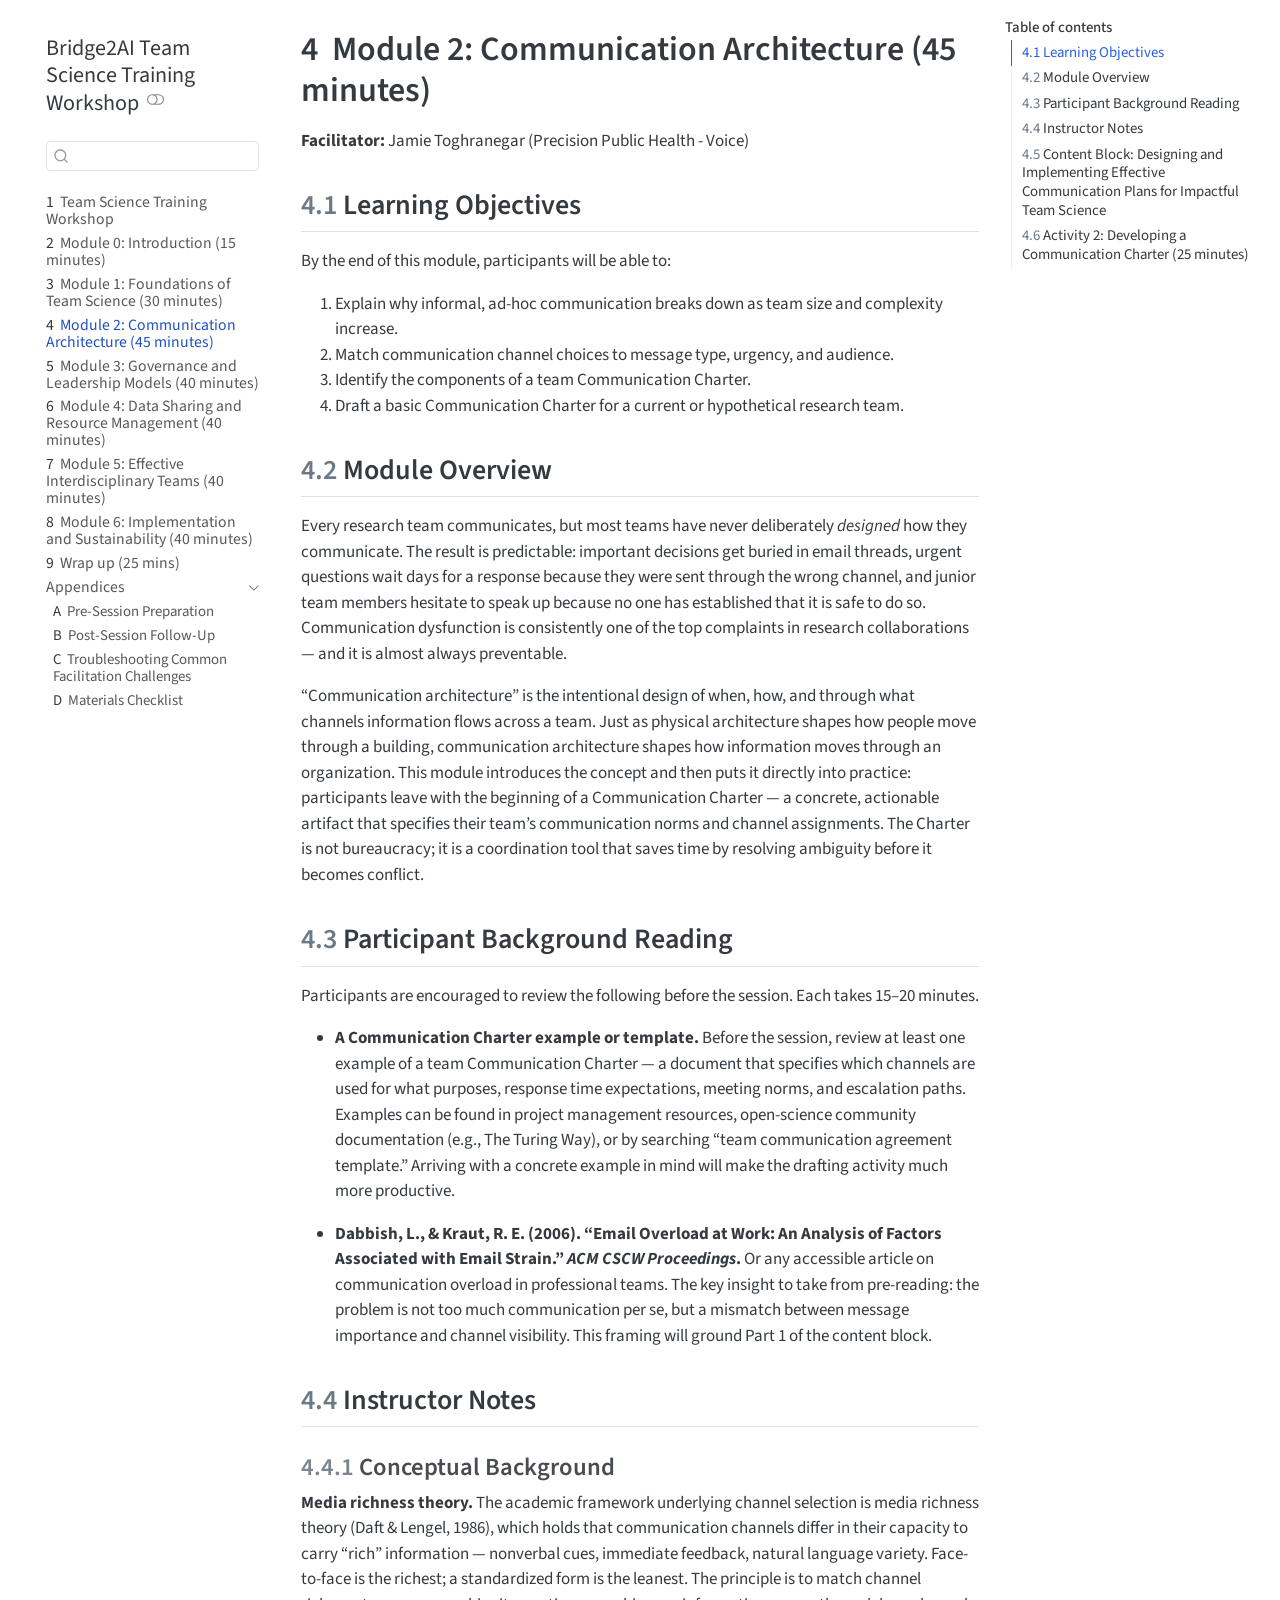
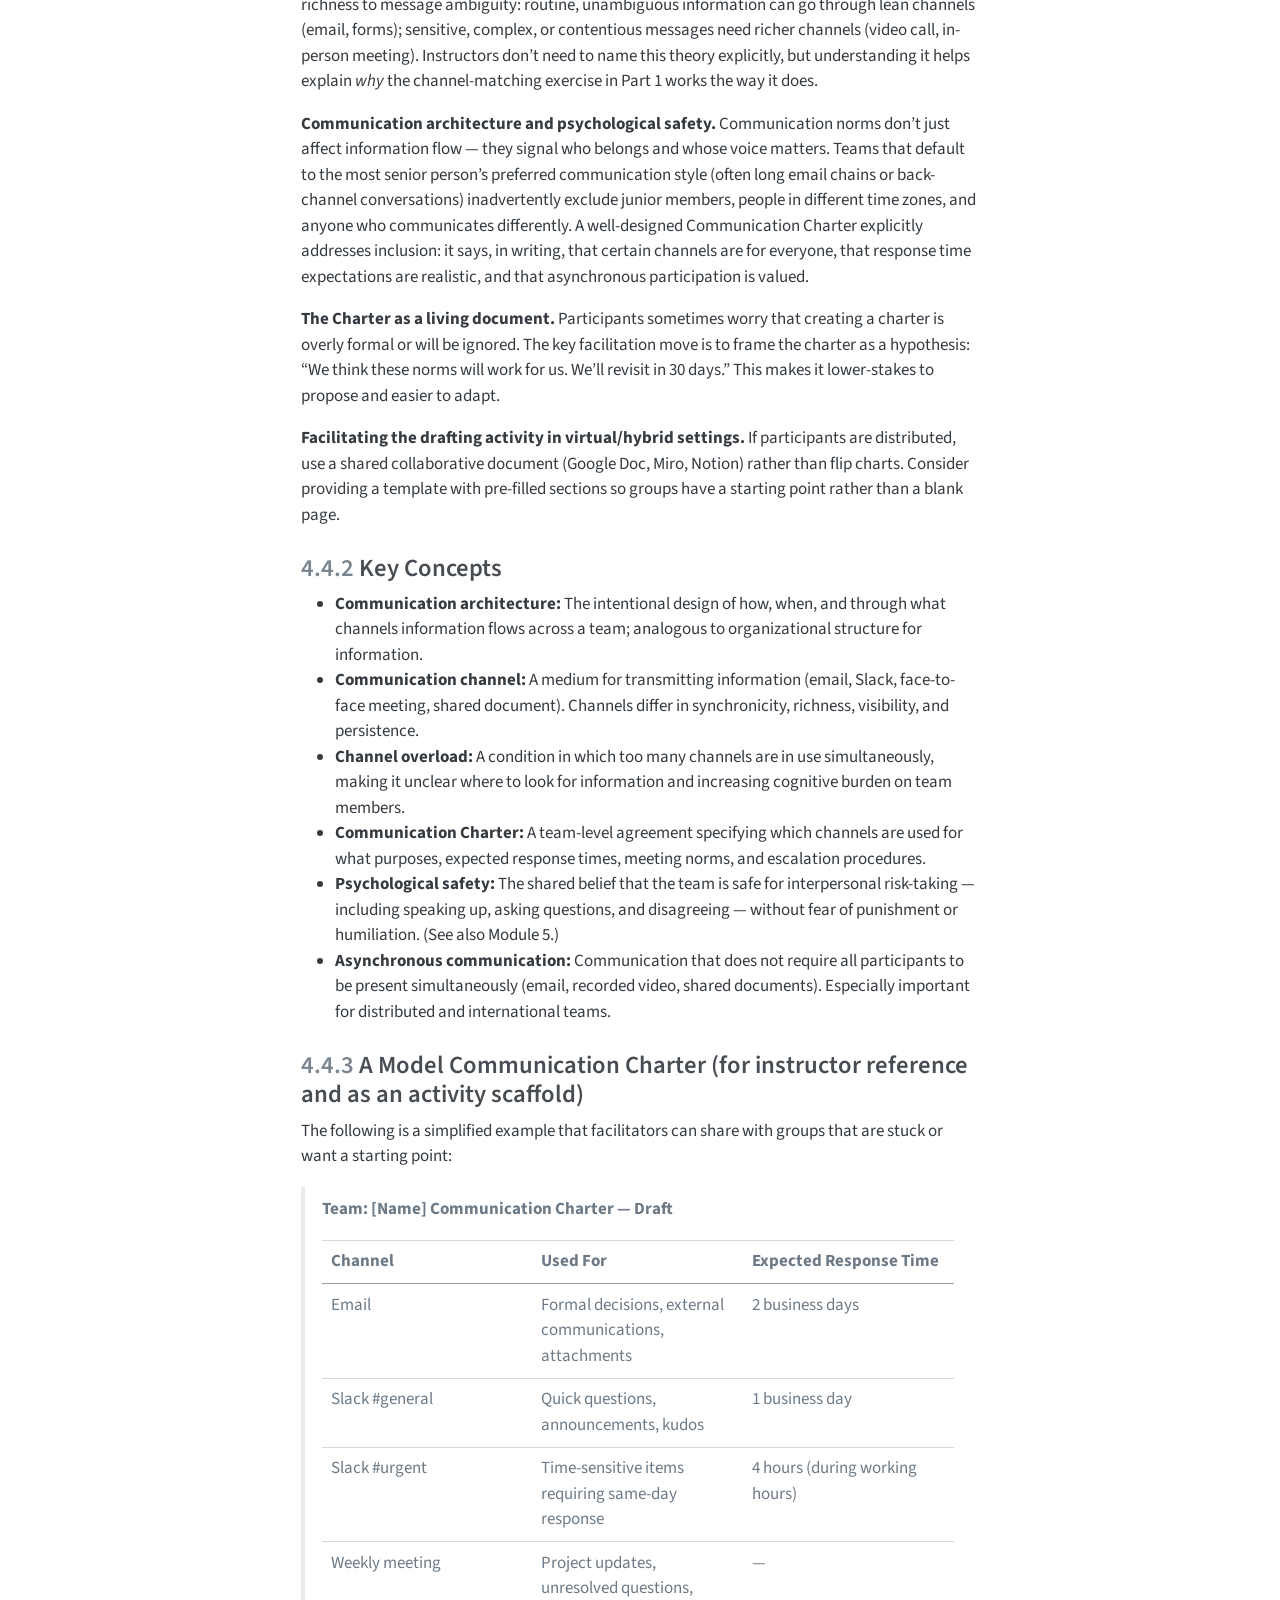
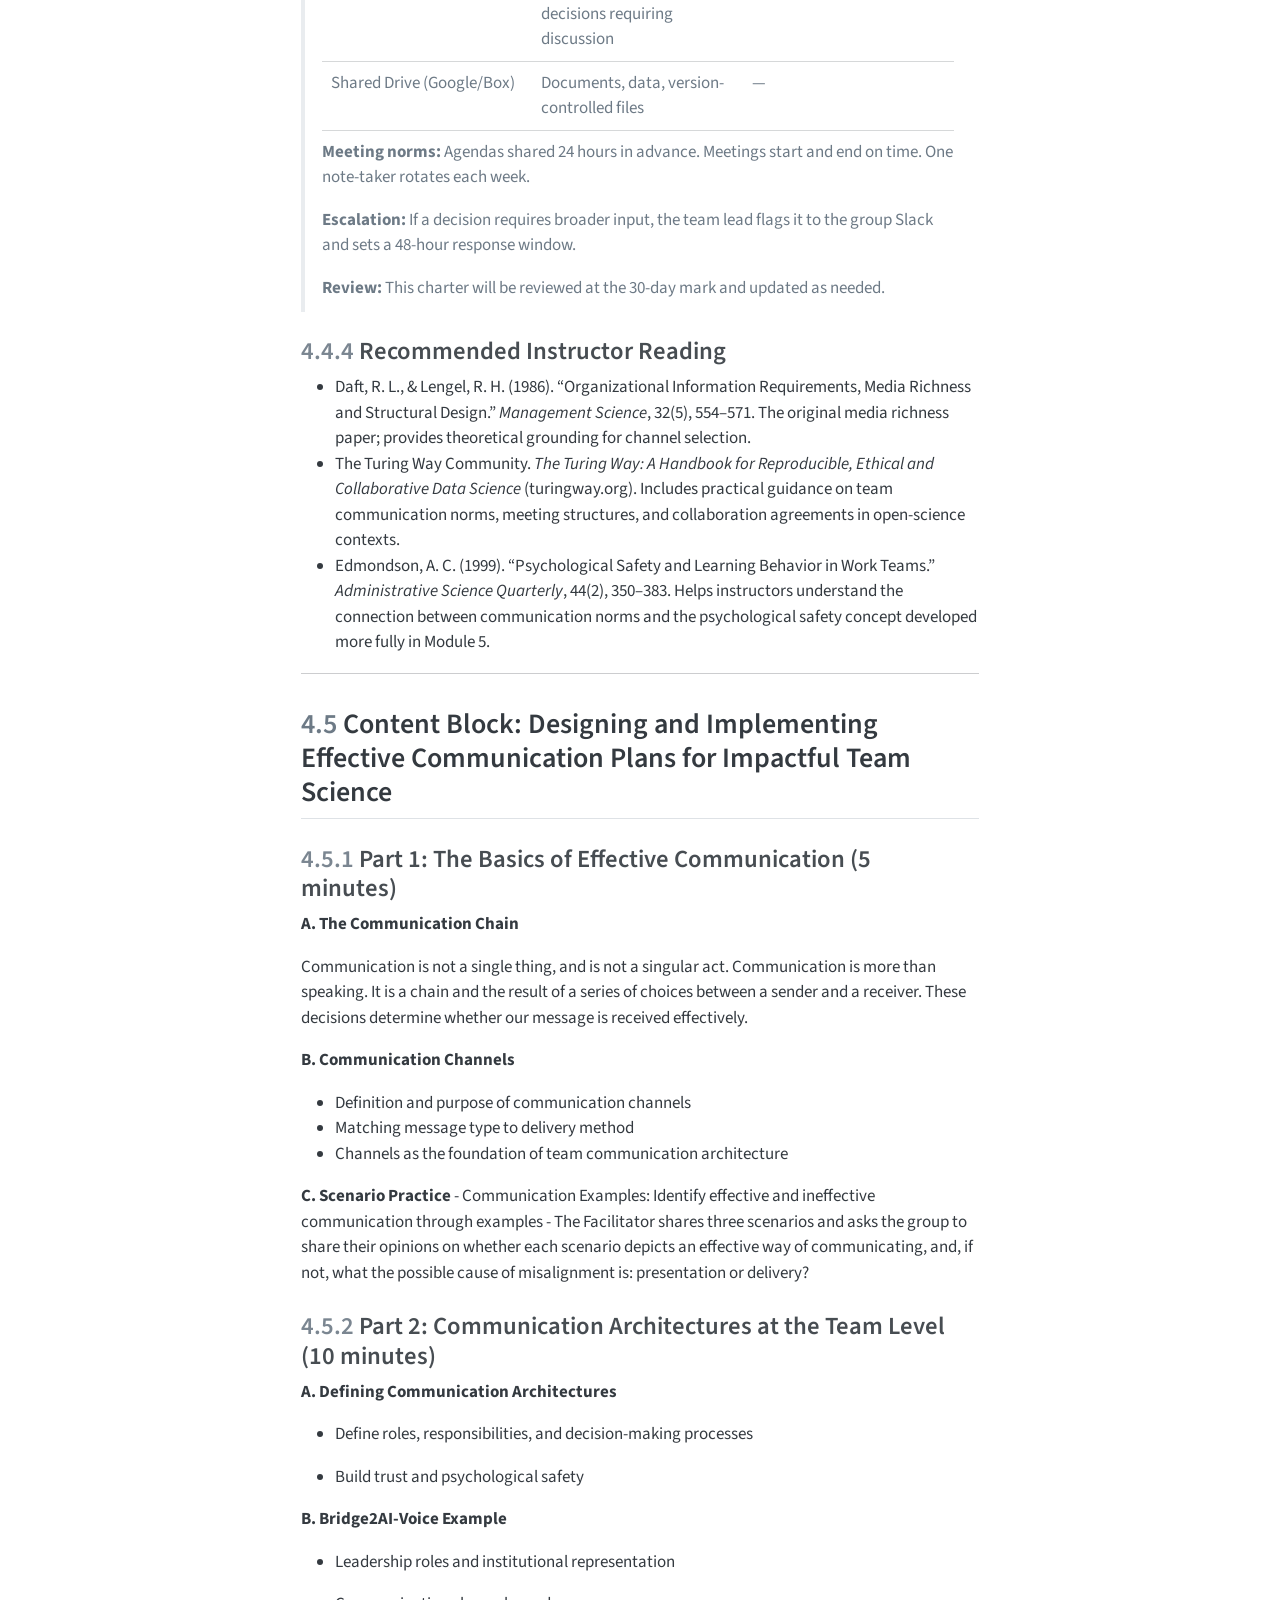
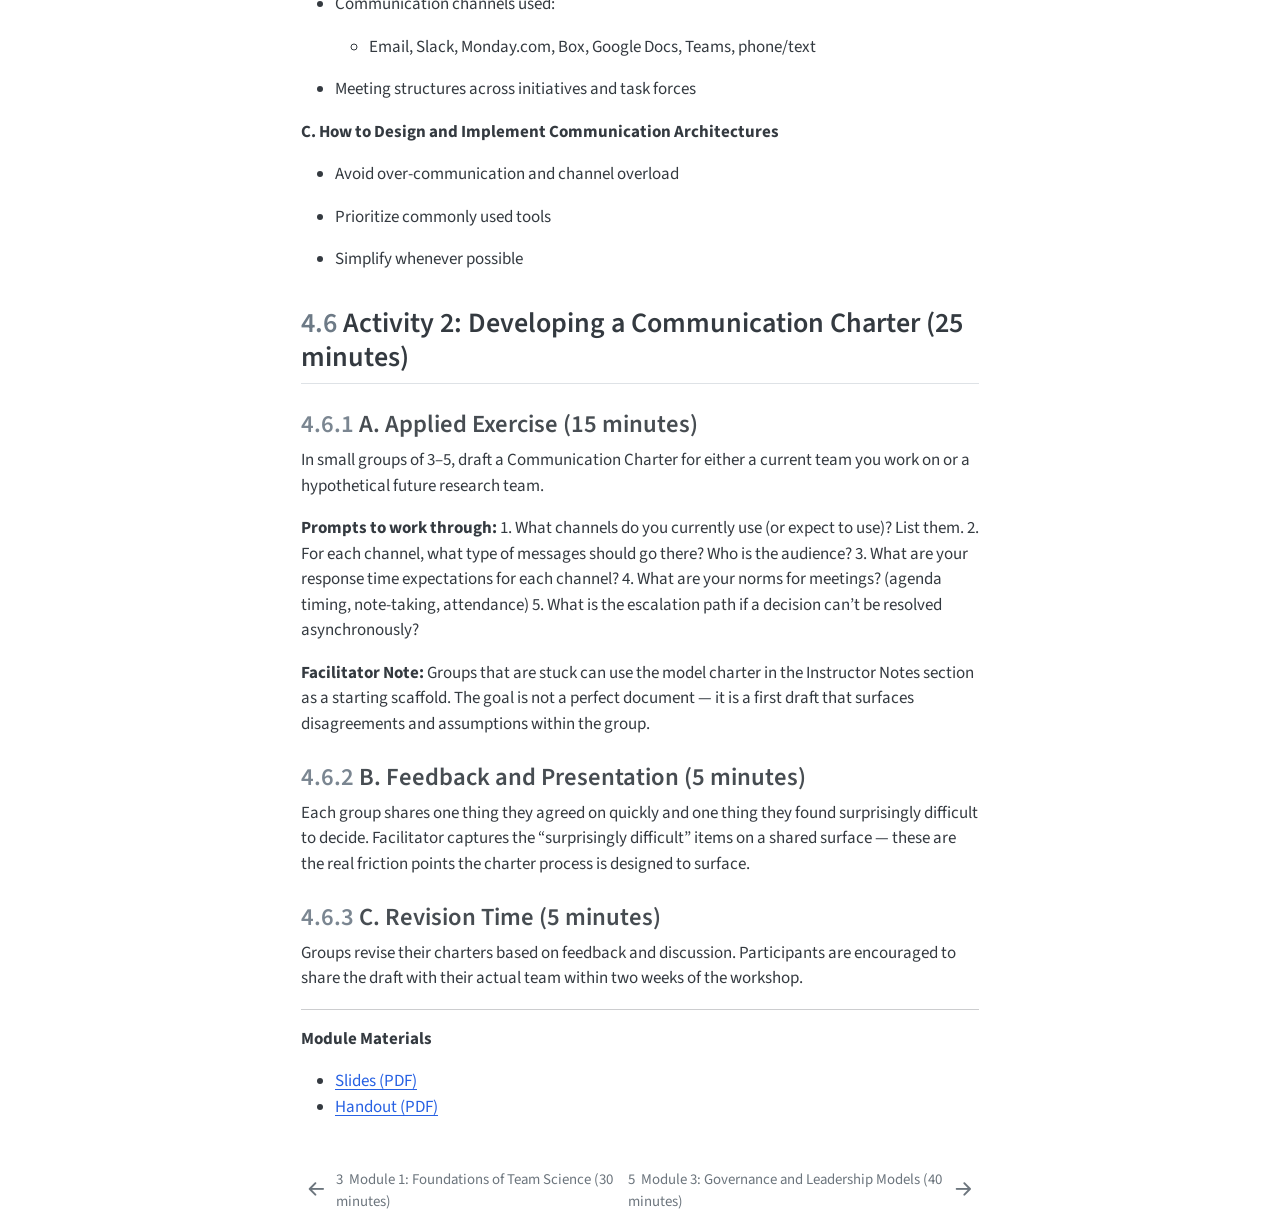
<file: module-2-communication.html>
<!DOCTYPE html>
<html xmlns="http://www.w3.org/1999/xhtml" lang="en" xml:lang="en"><head>

<meta charset="utf-8">
<meta name="generator" content="quarto-1.11.9">

<meta name="viewport" content="width=device-width, initial-scale=1.0, user-scalable=yes">


<title>4&nbsp; Module 2: Communication Architecture (45 minutes) – Bridge2AI Team Science Training Workshop</title>
<style>
/* Default styles provided by pandoc.
** See https://pandoc.org/MANUAL.html#variables-for-html for config info.
*/
span.smallcaps{font-variant: small-caps;}
div.columns{display: flex; gap: 1.5em;}
div.column{flex: auto;}
@media screen {
div.columns{gap: min(4vw, 1.5em);}
div.column{overflow-x: auto;}
}
div.hanging-indent{margin-left: 1.5em; text-indent: -1.5em;}
ul.task-list{list-style: none;}
ul.task-list li input[type="checkbox"] {
  width: 0.8em;
  margin: 0 0.8em 0.2em -1em; /* quarto-specific, see https://github.com/quarto-dev/quarto-cli/issues/4556 */ 
  vertical-align: middle;
}
</style>


<script src="site_libs/quarto-nav/quarto-nav.js"></script>
<script src="site_libs/quarto-nav/headroom.min.js"></script>
<script src="site_libs/clipboard/clipboard.min.js"></script>
<script src="site_libs/quarto-search/autocomplete.umd.js"></script>
<script src="site_libs/quarto-search/fuse.min.js"></script>
<script src="site_libs/quarto-search/quarto-search.js"></script>
<meta name="quarto:offset" content="./">
<link href="./module-3-governance.html" rel="next">
<link href="./module-1-foundations.html" rel="prev">
<script src="site_libs/quarto-html/quarto.js" type="module"></script>
<script src="site_libs/quarto-html/tabsets/tabsets.js" type="module"></script>
<script src="site_libs/quarto-html/scrollable-regions/scrollable-regions.js" type="module"></script>
<script src="site_libs/quarto-html/popper.min.js"></script>
<script src="site_libs/quarto-html/tippy.umd.min.js"></script>
<script src="site_libs/quarto-html/anchor.min.js"></script>
<link href="site_libs/quarto-html/tippy.css" rel="stylesheet">
<link href="site_libs/quarto-html/quarto-syntax-highlighting-63b5708e65d6cd79cd7618c58d0c21e7.css" rel="stylesheet" class="quarto-color-scheme" id="quarto-text-highlighting-styles">
<link href="site_libs/quarto-html/quarto-syntax-highlighting-dark-447e42e69aaa9833c0ba1b986f430b20.css" rel="stylesheet" class="quarto-color-scheme quarto-color-alternate" id="quarto-text-highlighting-styles">
<link href="site_libs/quarto-html/quarto-syntax-highlighting-63b5708e65d6cd79cd7618c58d0c21e7.css" rel="stylesheet" class="quarto-color-scheme-extra" id="quarto-text-highlighting-styles">
<script src="site_libs/bootstrap/bootstrap.min.js"></script>
<link href="site_libs/bootstrap/bootstrap-icons.css" rel="stylesheet">
<link href="site_libs/bootstrap/bootstrap-fd437c11ef914449285a5c26e0daa494.min.css" rel="stylesheet" append-hash="true" class="quarto-color-scheme" id="quarto-bootstrap" data-mode="light">
<link href="site_libs/bootstrap/bootstrap-dark-c22d121c1962cb4eb0d4148300656303.min.css" rel="stylesheet" append-hash="true" class="quarto-color-scheme quarto-color-alternate" id="quarto-bootstrap" data-mode="dark">
<link href="site_libs/bootstrap/bootstrap-fd437c11ef914449285a5c26e0daa494.min.css" rel="stylesheet" append-hash="true" class="quarto-color-scheme-extra" id="quarto-bootstrap" data-mode="light">
<script id="quarto-search-options" type="application/json">{
  "location": "sidebar",
  "copy-button": false,
  "collapse-after": 3,
  "panel-placement": "start",
  "type": "textbox",
  "limit": 50,
  "keyboard-shortcut": [
    "f",
    "/",
    "s"
  ],
  "show-item-context": false,
  "language": {
    "search-no-results-text": "No results",
    "search-matching-documents-text": "matching documents",
    "search-copy-link-title": "Copy link to search",
    "search-hide-matches-text": "Hide additional matches",
    "search-more-match-text": "more match in this document",
    "search-more-matches-text": "more matches in this document",
    "search-clear-button-title": "Clear",
    "search-text-placeholder": "",
    "search-detached-cancel-button-title": "Cancel",
    "search-submit-button-title": "Submit",
    "search-label": "Search"
  }
}</script>


</head>

<body class="nav-sidebar floating quarto-light"><a id="quarto-skip-link" class="visually-hidden-focusable" href="#quarto-document-content">Skip to main content</a><script id="quarto-html-before-body" type="application/javascript">
    const toggleBodyColorMode = (bsSheetEl) => {
      const mode = bsSheetEl.getAttribute("data-mode");
      const bodyEl = window.document.querySelector("body");
      if (mode === "dark") {
        bodyEl.classList.add("quarto-dark");
        bodyEl.classList.remove("quarto-light");
      } else {
        bodyEl.classList.add("quarto-light");
        bodyEl.classList.remove("quarto-dark");
      }
    }
    const toggleBodyColorPrimary = () => {
      const bsSheetEl = window.document.querySelector("link#quarto-bootstrap:not([rel=disabled-stylesheet])");
      if (bsSheetEl) {
        toggleBodyColorMode(bsSheetEl);
      }
    }
    const setColorSchemeToggle = (alternate) => {
      const toggles = window.document.querySelectorAll('.quarto-color-scheme-toggle');
      for (let i=0; i < toggles.length; i++) {
        const toggle = toggles[i];
        if (toggle) {
          toggle.setAttribute("aria-checked", alternate ? "true" : "false");
          if (alternate) {
            toggle.classList.add("alternate");
          } else {
            toggle.classList.remove("alternate");
          }
        }
      }
    };
    const toggleColorMode = (alternate) => {
      // Switch the stylesheets
      const primaryStylesheets = window.document.querySelectorAll('link.quarto-color-scheme:not(.quarto-color-alternate)');
      const alternateStylesheets = window.document.querySelectorAll('link.quarto-color-scheme.quarto-color-alternate');
      manageTransitions('#quarto-margin-sidebar .nav-link', false);
      if (alternate) {
        // note: dark is layered on light, we don't disable primary!
        enableStylesheet(alternateStylesheets);
        for (const sheetNode of alternateStylesheets) {
          if (sheetNode.id === "quarto-bootstrap") {
            toggleBodyColorMode(sheetNode);
          }
        }
      } else {
        disableStylesheet(alternateStylesheets);
        enableStylesheet(primaryStylesheets)
        toggleBodyColorPrimary();
      }
      manageTransitions('#quarto-margin-sidebar .nav-link', true);
      // Switch the toggles
      setColorSchemeToggle(alternate)
    }
    // Hack to workaround the fact that safari doesn't
    // properly recolor the scrollbar when toggling (#1455).
    // Not run on load: stylesheets are set before first paint there, and
    // scrolling would undo the scroll to a URL fragment (#14973).
    // The one pixel nudge keeps the reader where they were.
    const refreshSafariScrollbar = () => {
      if (navigator.userAgent.indexOf('Safari') > 0 && navigator.userAgent.indexOf('Chrome') == -1) {
        manageTransitions("body", false);
        const scrollY = window.scrollY;
        window.scrollTo(0, scrollY > 0 ? scrollY - 1 : 1);
        setTimeout(() => {
          window.scrollTo(0, scrollY);
          manageTransitions("body", true);
        }, 40);
      }
    }
    const disableStylesheet = (stylesheets) => {
      for (let i=0; i < stylesheets.length; i++) {
        const stylesheet = stylesheets[i];
        stylesheet.rel = 'disabled-stylesheet';
      }
    }
    const enableStylesheet = (stylesheets) => {
      for (let i=0; i < stylesheets.length; i++) {
        const stylesheet = stylesheets[i];
        if(stylesheet.rel !== 'stylesheet') { // for Chrome, which will still FOUC without this check
          stylesheet.rel = 'stylesheet';
        }
      }
    }
    const manageTransitions = (selector, allowTransitions) => {
      const els = window.document.querySelectorAll(selector);
      for (let i=0; i < els.length; i++) {
        const el = els[i];
        if (allowTransitions) {
          el.classList.remove('notransition');
        } else {
          el.classList.add('notransition');
        }
      }
    }
    const isFileUrl = () => {
      return window.location.protocol === 'file:';
    }
    const hasAlternateSentinel = () => {
      let styleSentinel = getColorSchemeSentinel();
      if (styleSentinel !== null) {
        return styleSentinel === "alternate";
      } else {
        return false;
      }
    }
    const setStyleSentinel = (alternate) => {
      const value = alternate ? "alternate" : "default";
      if (!isFileUrl()) {
        window.localStorage.setItem("quarto-color-scheme", value);
      } else {
        localAlternateSentinel = value;
      }
    }
    const getColorSchemeSentinel = () => {
      if (!isFileUrl()) {
        const storageValue = window.localStorage.getItem("quarto-color-scheme");
        return storageValue != null ? storageValue : localAlternateSentinel;
      } else {
        return localAlternateSentinel;
      }
    }
    const toggleGiscusIfUsed = (isAlternate, darkModeDefault) => {
      const baseTheme = document.querySelector('#giscus-base-theme')?.value ?? 'light';
      const alternateTheme = document.querySelector('#giscus-alt-theme')?.value ?? 'dark';
      let newTheme = '';
      if(authorPrefersDark) {
        newTheme = isAlternate ? baseTheme : alternateTheme;
      } else {
        newTheme = isAlternate ? alternateTheme : baseTheme;
      }
      const changeGiscusTheme = () => {
        // From: https://github.com/giscus/giscus/issues/336
        const sendMessage = (message) => {
          const iframe = document.querySelector('iframe.giscus-frame');
          if (!iframe) return;
          iframe.contentWindow.postMessage({ giscus: message }, 'https://giscus.app');
        }
        sendMessage({
          setConfig: {
            theme: newTheme
          }
        });
      }
      const isGiscussLoaded = window.document.querySelector('iframe.giscus-frame') !== null;
      if (isGiscussLoaded) {
        changeGiscusTheme();
      }
    };
    const authorPrefersDark = false;
    const queryPrefersDark = window.matchMedia('(prefers-color-scheme: dark)');
    const darkModeDefault = queryPrefersDark.matches;
      document.querySelector('link#quarto-text-highlighting-styles.quarto-color-scheme-extra').rel = 'disabled-stylesheet';
      document.querySelector('link#quarto-bootstrap.quarto-color-scheme-extra').rel = 'disabled-stylesheet';
    let localAlternateSentinel = darkModeDefault ? 'alternate' : 'default';
    // Dark / light mode switch
    window.quartoToggleColorScheme = () => {
      // Read the current dark / light value
      let toAlternate = !hasAlternateSentinel();
      toggleColorMode(toAlternate);
      refreshSafariScrollbar();
      setStyleSentinel(toAlternate);
      toggleGiscusIfUsed(toAlternate, darkModeDefault);
      window.dispatchEvent(new Event('resize'));
    };
    queryPrefersDark.addEventListener("change", e => {
      if(window.localStorage.getItem("quarto-color-scheme") !== null)
        return;
      const alternate = e.matches
      toggleColorMode(alternate);
      refreshSafariScrollbar();
      localAlternateSentinel = e.matches ? 'alternate' : 'default'; // this is used alongside local storage!
      toggleGiscusIfUsed(alternate, darkModeDefault);
    });
    // Switch to dark mode if need be
    if (hasAlternateSentinel()) {
      toggleColorMode(true);
    } else {
      toggleColorMode(false);
    }
  </script>

<div id="quarto-search-results"></div>
  <header id="quarto-header" class="headroom fixed-top">
  <nav class="quarto-secondary-nav" aria-label="Toolbar">
    <div class="container-fluid d-flex">
      <button type="button" class="quarto-btn-toggle btn" data-bs-toggle="collapse" role="button" data-bs-target=".quarto-sidebar-collapse-item" aria-controls="quarto-sidebar" aria-expanded="false" aria-label="Toggle sidebar navigation" onclick="if (window.quartoToggleHeadroom) { window.quartoToggleHeadroom(); }">
        <i class="bi bi-layout-text-sidebar-reverse"></i>
      </button>
        <nav class="quarto-page-breadcrumbs" aria-label="Breadcrumbs"><ol class="breadcrumb"><li class="breadcrumb-item"><a href="./module-2-communication.html"><span class="chapter-number">4</span>&nbsp; <span class="chapter-title">Module 2: Communication Architecture (45 minutes)</span></a></li></ol></nav>
        <a class="flex-grow-1" data-bs-toggle="collapse" data-bs-target=".quarto-sidebar-collapse-item" onclick="if (window.quartoToggleHeadroom) { window.quartoToggleHeadroom(); }">      
        </a>
      <button type="button" class="btn quarto-search-button" aria-label="Search" onclick="window.quartoOpenSearch();">
        <i class="bi bi-search"></i>
      </button>
    </div>
  </nav>
</header>
<!-- content -->
<div id="quarto-content" class="quarto-container page-columns page-rows-contents page-layout-article">
<!-- sidebar -->
  <nav id="quarto-sidebar" class="sidebar collapse collapse-horizontal quarto-sidebar-collapse-item sidebar-navigation floating overflow-auto" aria-label="Site">
    <div class="pt-lg-2 mt-2 text-left sidebar-header">
    <div class="sidebar-title mb-0 py-0">
      <a href="./">Bridge2AI Team Science Training Workshop</a> 
        <div class="sidebar-tools-main">
  <button type="button" role="switch" aria-checked="false" class="quarto-color-scheme-toggle quarto-navigation-tool  px-1" onclick="window.quartoToggleColorScheme(); return false;" title="Toggle dark mode" aria-label="Toggle dark mode"><i class="bi"></i></button>
</div>
    </div>
      </div>
        <div class="mt-2 flex-shrink-0 align-items-center">
        <div class="sidebar-search">
        <div id="quarto-search" class="" title="Search"></div>
        </div>
        </div>
    <div class="sidebar-menu-container"> 
    <ul class="list-unstyled mt-1">
        <li class="sidebar-item">
  <div class="sidebar-item-container"> 
  <a href="./index.html" class="sidebar-item-text sidebar-link">
 <span class="menu-text"><span class="chapter-number">1</span>&nbsp; <span class="chapter-title">Team Science Training Workshop</span></span></a>
  </div>
</li>
        <li class="sidebar-item">
  <div class="sidebar-item-container"> 
  <a href="./module-0-introductions.html" class="sidebar-item-text sidebar-link">
 <span class="menu-text"><span class="chapter-number">2</span>&nbsp; <span class="chapter-title">Module 0: Introduction (15 minutes)</span></span></a>
  </div>
</li>
        <li class="sidebar-item">
  <div class="sidebar-item-container"> 
  <a href="./module-1-foundations.html" class="sidebar-item-text sidebar-link">
 <span class="menu-text"><span class="chapter-number">3</span>&nbsp; <span class="chapter-title">Module 1: Foundations of Team Science (30 minutes)</span></span></a>
  </div>
</li>
        <li class="sidebar-item">
  <div class="sidebar-item-container"> 
  <a href="./module-2-communication.html" class="sidebar-item-text sidebar-link active">
 <span class="menu-text"><span class="chapter-number">4</span>&nbsp; <span class="chapter-title">Module 2: Communication Architecture (45 minutes)</span></span></a>
  </div>
</li>
        <li class="sidebar-item">
  <div class="sidebar-item-container"> 
  <a href="./module-3-governance.html" class="sidebar-item-text sidebar-link">
 <span class="menu-text"><span class="chapter-number">5</span>&nbsp; <span class="chapter-title">Module 3: Governance and Leadership Models (40 minutes)</span></span></a>
  </div>
</li>
        <li class="sidebar-item">
  <div class="sidebar-item-container"> 
  <a href="./module-4-data-sharing.html" class="sidebar-item-text sidebar-link">
 <span class="menu-text"><span class="chapter-number">6</span>&nbsp; <span class="chapter-title">Module 4: Data Sharing and Resource Management (40 minutes)</span></span></a>
  </div>
</li>
        <li class="sidebar-item">
  <div class="sidebar-item-container"> 
  <a href="./module-5-inclusion.html" class="sidebar-item-text sidebar-link">
 <span class="menu-text"><span class="chapter-number">7</span>&nbsp; <span class="chapter-title">Module 5: Effective Interdisciplinary Teams (40 minutes)</span></span></a>
  </div>
</li>
        <li class="sidebar-item">
  <div class="sidebar-item-container"> 
  <a href="./module-6-implementation.html" class="sidebar-item-text sidebar-link">
 <span class="menu-text"><span class="chapter-number">8</span>&nbsp; <span class="chapter-title">Module 6: Implementation and Sustainability (40 minutes)</span></span></a>
  </div>
</li>
        <li class="sidebar-item">
  <div class="sidebar-item-container"> 
  <a href="./wrap-up.html" class="sidebar-item-text sidebar-link">
 <span class="menu-text"><span class="chapter-number">9</span>&nbsp; <span class="chapter-title">Wrap up (25 mins)</span></span></a>
  </div>
</li>
        <li class="sidebar-item sidebar-item-section">
      <div class="sidebar-item-container"> 
            <button type="button" class="sidebar-item-text sidebar-item-toggle sidebar-link text-start" data-bs-toggle="collapse" data-bs-target="#quarto-sidebar-section-1" aria-controls="quarto-sidebar-section-1" aria-expanded="true">
 <span class="menu-text" id="quarto-sidebar-section-1-label">Appendices</span><i class="bi bi-chevron-right" aria-hidden="true"></i></button>
      </div>
      <ul id="quarto-sidebar-section-1" aria-labelledby="quarto-sidebar-section-1-label" class="collapse list-unstyled sidebar-section depth1 show">  
          <li class="sidebar-item">
  <div class="sidebar-item-container"> 
  <a href="./pre-session-preparation.html" class="sidebar-item-text sidebar-link">
 <span class="menu-text"><span class="chapter-number">A</span>&nbsp; <span class="chapter-title">Pre-Session Preparation</span></span></a>
  </div>
</li>
          <li class="sidebar-item">
  <div class="sidebar-item-container"> 
  <a href="./post-session-follow-up.html" class="sidebar-item-text sidebar-link">
 <span class="menu-text"><span class="chapter-number">B</span>&nbsp; <span class="chapter-title">Post-Session Follow-Up</span></span></a>
  </div>
</li>
          <li class="sidebar-item">
  <div class="sidebar-item-container"> 
  <a href="./troubleshooting.html" class="sidebar-item-text sidebar-link">
 <span class="menu-text"><span class="chapter-number">C</span>&nbsp; <span class="chapter-title">Troubleshooting Common Facilitation Challenges</span></span></a>
  </div>
</li>
          <li class="sidebar-item">
  <div class="sidebar-item-container"> 
  <a href="./materials-checklist.html" class="sidebar-item-text sidebar-link">
 <span class="menu-text"><span class="chapter-number">D</span>&nbsp; <span class="chapter-title">Materials Checklist</span></span></a>
  </div>
</li>
      </ul>
  </li>
    </ul>
    </div>
</nav>
<div id="quarto-sidebar-glass" class="quarto-sidebar-collapse-item" data-bs-toggle="collapse" data-bs-target=".quarto-sidebar-collapse-item"></div>
<!-- margin-sidebar -->
    <div id="quarto-margin-sidebar" class="sidebar margin-sidebar">
        <nav id="TOC" role="doc-toc" aria-labelledby="toc-title" class="toc-active">
    <h2 id="toc-title">Table of contents</h2>
   
  <ul>
  <li><a href="#learning-objectives" id="toc-learning-objectives" class="nav-link active" data-scroll-target="#learning-objectives"><span class="header-section-number">4.1</span> Learning Objectives</a></li>
  <li><a href="#module-overview" id="toc-module-overview" class="nav-link" data-scroll-target="#module-overview"><span class="header-section-number">4.2</span> Module Overview</a></li>
  <li><a href="#participant-background-reading" id="toc-participant-background-reading" class="nav-link" data-scroll-target="#participant-background-reading"><span class="header-section-number">4.3</span> Participant Background Reading</a></li>
  <li><a href="#instructor-notes" id="toc-instructor-notes" class="nav-link" data-scroll-target="#instructor-notes"><span class="header-section-number">4.4</span> Instructor Notes</a>
  <ul class="collapse">
  <li><a href="#conceptual-background" id="toc-conceptual-background" class="nav-link" data-scroll-target="#conceptual-background"><span class="header-section-number">4.4.1</span> Conceptual Background</a></li>
  <li><a href="#key-concepts" id="toc-key-concepts" class="nav-link" data-scroll-target="#key-concepts"><span class="header-section-number">4.4.2</span> Key Concepts</a></li>
  <li><a href="#a-model-communication-charter-for-instructor-reference-and-as-an-activity-scaffold" id="toc-a-model-communication-charter-for-instructor-reference-and-as-an-activity-scaffold" class="nav-link" data-scroll-target="#a-model-communication-charter-for-instructor-reference-and-as-an-activity-scaffold"><span class="header-section-number">4.4.3</span> A Model Communication Charter (for instructor reference and as an activity scaffold)</a></li>
  <li><a href="#recommended-instructor-reading" id="toc-recommended-instructor-reading" class="nav-link" data-scroll-target="#recommended-instructor-reading"><span class="header-section-number">4.4.4</span> Recommended Instructor Reading</a></li>
  </ul></li>
  <li><a href="#content-block-designing-and-implementing-effective-communication-plans-for-impactful-team-science" id="toc-content-block-designing-and-implementing-effective-communication-plans-for-impactful-team-science" class="nav-link" data-scroll-target="#content-block-designing-and-implementing-effective-communication-plans-for-impactful-team-science"><span class="header-section-number">4.5</span> Content Block: Designing and Implementing Effective Communication Plans for Impactful Team Science</a>
  <ul class="collapse">
  <li><a href="#part-1-the-basics-of-effective-communication-5-minutes" id="toc-part-1-the-basics-of-effective-communication-5-minutes" class="nav-link" data-scroll-target="#part-1-the-basics-of-effective-communication-5-minutes"><span class="header-section-number">4.5.1</span> Part 1: The Basics of Effective Communication (5 minutes)</a></li>
  <li><a href="#part-2-communication-architectures-at-the-team-level-10-minutes" id="toc-part-2-communication-architectures-at-the-team-level-10-minutes" class="nav-link" data-scroll-target="#part-2-communication-architectures-at-the-team-level-10-minutes"><span class="header-section-number">4.5.2</span> Part 2: Communication Architectures at the Team Level (10 minutes)</a></li>
  </ul></li>
  <li><a href="#activity-2-developing-a-communication-charter-25-minutes" id="toc-activity-2-developing-a-communication-charter-25-minutes" class="nav-link" data-scroll-target="#activity-2-developing-a-communication-charter-25-minutes"><span class="header-section-number">4.6</span> Activity 2: Developing a Communication Charter (25 minutes)</a>
  <ul class="collapse">
  <li><a href="#a.-applied-exercise-15-minutes" id="toc-a.-applied-exercise-15-minutes" class="nav-link" data-scroll-target="#a.-applied-exercise-15-minutes"><span class="header-section-number">4.6.1</span> A. Applied Exercise (15 minutes)</a></li>
  <li><a href="#b.-feedback-and-presentation-5-minutes" id="toc-b.-feedback-and-presentation-5-minutes" class="nav-link" data-scroll-target="#b.-feedback-and-presentation-5-minutes"><span class="header-section-number">4.6.2</span> B. Feedback and Presentation (5 minutes)</a></li>
  <li><a href="#c.-revision-time-5-minutes" id="toc-c.-revision-time-5-minutes" class="nav-link" data-scroll-target="#c.-revision-time-5-minutes"><span class="header-section-number">4.6.3</span> C. Revision Time (5 minutes)</a></li>
  </ul></li>
  </ul>
</nav>
    </div>
<!-- main -->
<main class="content" id="quarto-document-content" tabindex="-1">


<header id="title-block-header" class="quarto-title-block default">
<div class="quarto-title">
<h1 class="title"><span class="chapter-number">4</span>&nbsp; <span class="chapter-title">Module 2: Communication Architecture (45 minutes)</span></h1>
</div>



<div class="quarto-title-meta">

    
  
    
  </div>
  


</header>


<p><strong>Facilitator:</strong> Jamie Toghranegar (Precision Public Health - Voice)</p>
<section id="learning-objectives" class="level2" data-number="4.1">
<h2 data-number="4.1" class="anchored" data-anchor-id="learning-objectives"><span class="header-section-number">4.1</span> Learning Objectives</h2>
<p>By the end of this module, participants will be able to:</p>
<ol type="1">
<li>Explain why informal, ad-hoc communication breaks down as team size and complexity increase.</li>
<li>Match communication channel choices to message type, urgency, and audience.</li>
<li>Identify the components of a team Communication Charter.</li>
<li>Draft a basic Communication Charter for a current or hypothetical research team.</li>
</ol>
</section>
<section id="module-overview" class="level2" data-number="4.2">
<h2 data-number="4.2" class="anchored" data-anchor-id="module-overview"><span class="header-section-number">4.2</span> Module Overview</h2>
<p>Every research team communicates, but most teams have never deliberately <em>designed</em> how they communicate. The result is predictable: important decisions get buried in email threads, urgent questions wait days for a response because they were sent through the wrong channel, and junior team members hesitate to speak up because no one has established that it is safe to do so. Communication dysfunction is consistently one of the top complaints in research collaborations — and it is almost always preventable.</p>
<p>“Communication architecture” is the intentional design of when, how, and through what channels information flows across a team. Just as physical architecture shapes how people move through a building, communication architecture shapes how information moves through an organization. This module introduces the concept and then puts it directly into practice: participants leave with the beginning of a Communication Charter — a concrete, actionable artifact that specifies their team’s communication norms and channel assignments. The Charter is not bureaucracy; it is a coordination tool that saves time by resolving ambiguity before it becomes conflict.</p>
</section>
<section id="participant-background-reading" class="level2" data-number="4.3">
<h2 data-number="4.3" class="anchored" data-anchor-id="participant-background-reading"><span class="header-section-number">4.3</span> Participant Background Reading</h2>
<p>Participants are encouraged to review the following before the session. Each takes 15–20 minutes.</p>
<ul>
<li><p><strong>A Communication Charter example or template.</strong> Before the session, review at least one example of a team Communication Charter — a document that specifies which channels are used for what purposes, response time expectations, meeting norms, and escalation paths. Examples can be found in project management resources, open-science community documentation (e.g., The Turing Way), or by searching “team communication agreement template.” Arriving with a concrete example in mind will make the drafting activity much more productive.</p></li>
<li><p><strong>Dabbish, L., &amp; Kraut, R. E. (2006). “Email Overload at Work: An Analysis of Factors Associated with Email Strain.” <em>ACM CSCW Proceedings</em>.</strong> Or any accessible article on communication overload in professional teams. The key insight to take from pre-reading: the problem is not too much communication per se, but a mismatch between message importance and channel visibility. This framing will ground Part 1 of the content block.</p></li>
</ul>
</section>
<section id="instructor-notes" class="level2" data-number="4.4">
<h2 data-number="4.4" class="anchored" data-anchor-id="instructor-notes"><span class="header-section-number">4.4</span> Instructor Notes</h2>
<section id="conceptual-background" class="level3" data-number="4.4.1">
<h3 data-number="4.4.1" class="anchored" data-anchor-id="conceptual-background"><span class="header-section-number">4.4.1</span> Conceptual Background</h3>
<p><strong>Media richness theory.</strong> The academic framework underlying channel selection is media richness theory (Daft &amp; Lengel, 1986), which holds that communication channels differ in their capacity to carry “rich” information — nonverbal cues, immediate feedback, natural language variety. Face-to-face is the richest; a standardized form is the leanest. The principle is to match channel richness to message ambiguity: routine, unambiguous information can go through lean channels (email, forms); sensitive, complex, or contentious messages need richer channels (video call, in-person meeting). Instructors don’t need to name this theory explicitly, but understanding it helps explain <em>why</em> the channel-matching exercise in Part 1 works the way it does.</p>
<p><strong>Communication architecture and psychological safety.</strong> Communication norms don’t just affect information flow — they signal who belongs and whose voice matters. Teams that default to the most senior person’s preferred communication style (often long email chains or back-channel conversations) inadvertently exclude junior members, people in different time zones, and anyone who communicates differently. A well-designed Communication Charter explicitly addresses inclusion: it says, in writing, that certain channels are for everyone, that response time expectations are realistic, and that asynchronous participation is valued.</p>
<p><strong>The Charter as a living document.</strong> Participants sometimes worry that creating a charter is overly formal or will be ignored. The key facilitation move is to frame the charter as a hypothesis: “We think these norms will work for us. We’ll revisit in 30 days.” This makes it lower-stakes to propose and easier to adapt.</p>
<p><strong>Facilitating the drafting activity in virtual/hybrid settings.</strong> If participants are distributed, use a shared collaborative document (Google Doc, Miro, Notion) rather than flip charts. Consider providing a template with pre-filled sections so groups have a starting point rather than a blank page.</p>
</section>
<section id="key-concepts" class="level3" data-number="4.4.2">
<h3 data-number="4.4.2" class="anchored" data-anchor-id="key-concepts"><span class="header-section-number">4.4.2</span> Key Concepts</h3>
<ul>
<li><strong>Communication architecture:</strong> The intentional design of how, when, and through what channels information flows across a team; analogous to organizational structure for information.</li>
<li><strong>Communication channel:</strong> A medium for transmitting information (email, Slack, face-to-face meeting, shared document). Channels differ in synchronicity, richness, visibility, and persistence.</li>
<li><strong>Channel overload:</strong> A condition in which too many channels are in use simultaneously, making it unclear where to look for information and increasing cognitive burden on team members.</li>
<li><strong>Communication Charter:</strong> A team-level agreement specifying which channels are used for what purposes, expected response times, meeting norms, and escalation procedures.</li>
<li><strong>Psychological safety:</strong> The shared belief that the team is safe for interpersonal risk-taking — including speaking up, asking questions, and disagreeing — without fear of punishment or humiliation. (See also Module 5.)</li>
<li><strong>Asynchronous communication:</strong> Communication that does not require all participants to be present simultaneously (email, recorded video, shared documents). Especially important for distributed and international teams.</li>
</ul>
</section>
<section id="a-model-communication-charter-for-instructor-reference-and-as-an-activity-scaffold" class="level3" data-number="4.4.3">
<h3 data-number="4.4.3" class="anchored" data-anchor-id="a-model-communication-charter-for-instructor-reference-and-as-an-activity-scaffold"><span class="header-section-number">4.4.3</span> A Model Communication Charter (for instructor reference and as an activity scaffold)</h3>
<p>The following is a simplified example that facilitators can share with groups that are stuck or want a starting point:</p>
<blockquote class="blockquote">
<p><strong>Team: [Name] Communication Charter — Draft</strong></p>
<table class="caption-top table">
<colgroup>
<col style="width: 33%">
<col style="width: 33%">
<col style="width: 33%">
</colgroup>
<thead>
<tr class="header">
<th>Channel</th>
<th>Used For</th>
<th>Expected Response Time</th>
</tr>
</thead>
<tbody>
<tr class="odd">
<td>Email</td>
<td>Formal decisions, external communications, attachments</td>
<td>2 business days</td>
</tr>
<tr class="even">
<td>Slack #general</td>
<td>Quick questions, announcements, kudos</td>
<td>1 business day</td>
</tr>
<tr class="odd">
<td>Slack #urgent</td>
<td>Time-sensitive items requiring same-day response</td>
<td>4 hours (during working hours)</td>
</tr>
<tr class="even">
<td>Weekly meeting</td>
<td>Project updates, unresolved questions, decisions requiring discussion</td>
<td>—</td>
</tr>
<tr class="odd">
<td>Shared Drive (Google/Box)</td>
<td>Documents, data, version-controlled files</td>
<td>—</td>
</tr>
</tbody>
</table>
<p><strong>Meeting norms:</strong> Agendas shared 24 hours in advance. Meetings start and end on time. One note-taker rotates each week.</p>
<p><strong>Escalation:</strong> If a decision requires broader input, the team lead flags it to the group Slack and sets a 48-hour response window.</p>
<p><strong>Review:</strong> This charter will be reviewed at the 30-day mark and updated as needed.</p>
</blockquote>
</section>
<section id="recommended-instructor-reading" class="level3" data-number="4.4.4">
<h3 data-number="4.4.4" class="anchored" data-anchor-id="recommended-instructor-reading"><span class="header-section-number">4.4.4</span> Recommended Instructor Reading</h3>
<ul>
<li>Daft, R. L., &amp; Lengel, R. H. (1986). “Organizational Information Requirements, Media Richness and Structural Design.” <em>Management Science</em>, 32(5), 554–571. The original media richness paper; provides theoretical grounding for channel selection.</li>
<li>The Turing Way Community. <em>The Turing Way: A Handbook for Reproducible, Ethical and Collaborative Data Science</em> (turingway.org). Includes practical guidance on team communication norms, meeting structures, and collaboration agreements in open-science contexts.</li>
<li>Edmondson, A. C. (1999). “Psychological Safety and Learning Behavior in Work Teams.” <em>Administrative Science Quarterly</em>, 44(2), 350–383. Helps instructors understand the connection between communication norms and the psychological safety concept developed more fully in Module 5.</li>
</ul>
<hr>
</section>
</section>
<section id="content-block-designing-and-implementing-effective-communication-plans-for-impactful-team-science" class="level2" data-number="4.5">
<h2 data-number="4.5" class="anchored" data-anchor-id="content-block-designing-and-implementing-effective-communication-plans-for-impactful-team-science"><span class="header-section-number">4.5</span> Content Block: Designing and Implementing Effective Communication Plans for Impactful Team Science</h2>
<section id="part-1-the-basics-of-effective-communication-5-minutes" class="level3" data-number="4.5.1">
<h3 data-number="4.5.1" class="anchored" data-anchor-id="part-1-the-basics-of-effective-communication-5-minutes"><span class="header-section-number">4.5.1</span> Part 1: The Basics of Effective Communication (5 minutes)</h3>
<p><strong>A. The Communication Chain</strong></p>
<p>Communication is not a single thing, and is not a singular act. Communication is more than speaking. It is a chain and the result of a series of choices between a sender and a receiver. These decisions determine whether our message is received effectively.</p>
<p><strong>B. Communication Channels</strong></p>
<ul>
<li>Definition and purpose of communication channels</li>
<li>Matching message type to delivery method</li>
<li>Channels as the foundation of team communication architecture</li>
</ul>
<p><strong>C. Scenario Practice</strong> - Communication Examples: Identify effective and ineffective communication through examples - The Facilitator shares three scenarios and asks the group to share their opinions on whether each scenario depicts an effective way of communicating, and, if not, what the possible cause of misalignment is: presentation or delivery?</p>
</section>
<section id="part-2-communication-architectures-at-the-team-level-10-minutes" class="level3" data-number="4.5.2">
<h3 data-number="4.5.2" class="anchored" data-anchor-id="part-2-communication-architectures-at-the-team-level-10-minutes"><span class="header-section-number">4.5.2</span> Part 2: Communication Architectures at the Team Level (10 minutes)</h3>
<p><strong>A. Defining Communication Architectures</strong></p>
<ul>
<li><p>Define roles, responsibilities, and decision-making processes</p></li>
<li><p>Build trust and psychological safety</p></li>
</ul>
<p><strong>B. Bridge2AI-Voice Example</strong></p>
<ul>
<li><p>Leadership roles and institutional representation</p></li>
<li><p>Communication channels used:</p>
<ul>
<li>Email, Slack, Monday.com, Box, Google Docs, Teams, phone/text</li>
</ul></li>
<li><p>Meeting structures across initiatives and task forces</p></li>
</ul>
<p><strong>C. How to Design and Implement Communication Architectures</strong></p>
<ul>
<li><p>Avoid over-communication and channel overload</p></li>
<li><p>Prioritize commonly used tools</p></li>
<li><p>Simplify whenever possible</p></li>
</ul>
</section>
</section>
<section id="activity-2-developing-a-communication-charter-25-minutes" class="level2" data-number="4.6">
<h2 data-number="4.6" class="anchored" data-anchor-id="activity-2-developing-a-communication-charter-25-minutes"><span class="header-section-number">4.6</span> Activity 2: Developing a Communication Charter (25 minutes)</h2>
<section id="a.-applied-exercise-15-minutes" class="level3" data-number="4.6.1">
<h3 data-number="4.6.1" class="anchored" data-anchor-id="a.-applied-exercise-15-minutes"><span class="header-section-number">4.6.1</span> A. Applied Exercise (15 minutes)</h3>
<p>In small groups of 3–5, draft a Communication Charter for either a current team you work on or a hypothetical future research team.</p>
<p><strong>Prompts to work through:</strong> 1. What channels do you currently use (or expect to use)? List them. 2. For each channel, what type of messages should go there? Who is the audience? 3. What are your response time expectations for each channel? 4. What are your norms for meetings? (agenda timing, note-taking, attendance) 5. What is the escalation path if a decision can’t be resolved asynchronously?</p>
<p><strong>Facilitator Note:</strong> Groups that are stuck can use the model charter in the Instructor Notes section as a starting scaffold. The goal is not a perfect document — it is a first draft that surfaces disagreements and assumptions within the group.</p>
</section>
<section id="b.-feedback-and-presentation-5-minutes" class="level3" data-number="4.6.2">
<h3 data-number="4.6.2" class="anchored" data-anchor-id="b.-feedback-and-presentation-5-minutes"><span class="header-section-number">4.6.2</span> B. Feedback and Presentation (5 minutes)</h3>
<p>Each group shares one thing they agreed on quickly and one thing they found surprisingly difficult to decide. Facilitator captures the “surprisingly difficult” items on a shared surface — these are the real friction points the charter process is designed to surface.</p>
</section>
<section id="c.-revision-time-5-minutes" class="level3" data-number="4.6.3">
<h3 data-number="4.6.3" class="anchored" data-anchor-id="c.-revision-time-5-minutes"><span class="header-section-number">4.6.3</span> C. Revision Time (5 minutes)</h3>
<p>Groups revise their charters based on feedback and discussion. Participants are encouraged to share the draft with their actual team within two weeks of the workshop.</p>
<hr>
<p><strong>Module Materials</strong></p>
<ul>
<li><a href="https://github.com/bridge2ai/teaming-training-workshop/blob/main/materials/Module-2/Module-2-Slides.pdf">Slides (PDF)</a></li>
<li><a href="https://github.com/bridge2ai/teaming-training-workshop/blob/main/materials/Module-2/Module-2-Handout.pdf">Handout (PDF)</a></li>
</ul>


</section>
</section>

</main> <!-- /main -->
<script id="quarto-html-after-body" type="application/javascript">
  window.document.addEventListener("DOMContentLoaded", function (event) {
    // Ensure there is a toggle, if there isn't float one in the top right
    if (window.document.querySelector('.quarto-color-scheme-toggle') === null) {
      const toggle = window.document.createElement('button');
      toggle.type = "button";
      toggle.setAttribute("role", "switch");
      toggle.setAttribute("aria-checked", "false");
      toggle.classList.add('top-right');
      toggle.classList.add('quarto-color-scheme-toggle');
      toggle.setAttribute("aria-label", "Toggle dark mode");
      toggle.onclick = function() { try { window.quartoToggleColorScheme(); } catch {} return false; };
      const i = window.document.createElement("i");
      i.classList.add('bi');
      toggle.appendChild(i);
      // Put the toggle in a landmark of its own, so that landmark navigation
      // can reach it.
      //
      // The container is always a fresh direct child of body, and the toggle is
      // never moved into page furniture that the theme or the author controls.
      // The toggle is positioned against the page, so any ancestor that
      // establishes a containing block captures it: a positioned element or a
      // grid for position: absolute, and transform, filter, will-change or
      // contain for position: fixed. A direct child of body has none of these
      // to inherit, and the shift when one appears is silent and visual.
      //
      // ARIA says a document should have at most one banner, and axe reports a
      // duplicate whether or not the banners carry distinct labels. So use a
      // header when the page has no banner yet, and a named region otherwise.
      //
      // A header is a banner wherever it sits, unless it is inside sectioning
      // content, so this cannot just look at the children of body: a custom
      // page layout wraps the title block header in a plain div. An explicit
      // role="banner" always counts.
      const sectioning = 'article, aside, main, nav, section, [role="article"], [role="complementary"], [role="main"], [role="navigation"], [role="region"]';
      const hasBanner = Array.from(
        window.document.querySelectorAll('header:not([role]), [role="banner"]')
      ).some(function(el) {
        return el.hasAttribute("role") || el.closest(sectioning) === null;
      });
      const container = window.document.createElement(hasBanner ? "div" : "header");
      if (hasBanner) {
        container.setAttribute("role", "region");
        container.setAttribute("aria-label", "Toggle dark mode");
      }
      container.classList.add('quarto-color-scheme-toggle-container');
      container.appendChild(toggle);
      window.document.body.appendChild(container);
    }
    setColorSchemeToggle(hasAlternateSentinel())
    const icon = "";
    const anchorJS = new window.AnchorJS();
    anchorJS.options = {
      placement: 'right',
      icon: icon
    };
    anchorJS.add('.anchored');
    const isCodeAnnotation = (el) => {
      for (const clz of el.classList) {
        if (clz.startsWith('code-annotation-')) {                     
          return true;
        }
      }
      return false;
    }
    const onCopySuccess = function(e) {
      // button target
      const button = e.trigger;
      // don't keep focus
      button.blur();
      // flash "checked"
      button.classList.add('code-copy-button-checked');
      var currentTitle = button.getAttribute("title");
      button.setAttribute("title", "Copied!");
      let tooltip;
      if (window.bootstrap) {
        button.setAttribute("data-bs-toggle", "tooltip");
        button.setAttribute("data-bs-placement", "left");
        button.setAttribute("data-bs-title", "Copied!");
        tooltip = new bootstrap.Tooltip(button, 
          { trigger: "manual", 
            customClass: "code-copy-button-tooltip",
            offset: [0, -8]});
        tooltip.show();    
      }
      setTimeout(function() {
        if (tooltip) {
          tooltip.hide();
          button.removeAttribute("data-bs-title");
          button.removeAttribute("data-bs-toggle");
          button.removeAttribute("data-bs-placement");
        }
        button.setAttribute("title", currentTitle);
        button.classList.remove('code-copy-button-checked');
      }, 1000);
      // clear code selection
      e.clearSelection();
    }
    const getTextToCopy = function(trigger) {
      const outerScaffold = trigger.parentElement.cloneNode(true);
      const codeEl = outerScaffold.querySelector('code');
      for (const childEl of codeEl.children) {
        if (isCodeAnnotation(childEl)) {
          childEl.remove();
        }
      }
      return codeEl.innerText;
    }
    const clipboard = new window.ClipboardJS('.code-copy-button:not([data-in-quarto-modal])', {
      text: getTextToCopy
    });
    clipboard.on('success', onCopySuccess);
    if (window.document.getElementById('quarto-embedded-source-code-modal')) {
      const clipboardModal = new window.ClipboardJS('.code-copy-button[data-in-quarto-modal]', {
        text: getTextToCopy,
        container: window.document.getElementById('quarto-embedded-source-code-modal')
      });
      clipboardModal.on('success', onCopySuccess);
    }
      var localhostRegex = new RegExp(/^(?:http|https):\/\/localhost\:?[0-9]*\//);
      var mailtoRegex = new RegExp(/^mailto:/);
        var filterRegex = new RegExp('/' + window.location.host + '/');
      var isInternal = (href) => {
          return filterRegex.test(href) || localhostRegex.test(href) || mailtoRegex.test(href);
      }
      // Inspect non-navigation links and adorn them if external
      window.quartoDecorateExternalLinks = function (root) {
     var links = (root || window.document).querySelectorAll('a[href]:not(.nav-link):not(.navbar-brand):not(.toc-action):not(.sidebar-link):not(.sidebar-item-toggle):not(.pagination-link):not(.no-external):not([aria-hidden]):not(.dropdown-item):not(.quarto-navigation-tool):not(.about-link)');
      for (var i=0; i<links.length; i++) {
        const link = links[i];
        if (!isInternal(link.href)) {
          // undo the damage that might have been done by quarto-nav.js in the case of
          // links that we want to consider external
          if (link.dataset.originalHref !== undefined) {
            link.href = link.dataset.originalHref;
          }
          if (!link.classList.contains('no-external-icon')) {
          }
        }
      }
      };
      window.quartoDecorateExternalLinks(window.document);
    // Esc closes the popup (WCAG 1.4.13) and focus leaving both trigger and
    // popup closes it (WCAG 2.4.11); tippy handles neither for interactive popups.
    const hideOnEscAndFocusOut = {
      name: 'hideOnEscAndFocusOut',
      defaultValue: true,
      fn(instance) {
        const dismiss = () => {
          // A show scheduled by the trigger delay would otherwise reopen it
          instance.clearDelayTimeouts();
          instance.hide();
        };
        const onKeyDown = (event) => {
          if (event.key !== 'Escape') {
            return;
          }
          // Keep Esc from also reaching page handlers (e.g. reveal.js overview),
          // except an open reveal.js slide menu, which Esc should close too.
          // The menu handles keys only when its keyboard option is on.
          const menuHandlesEsc = window.Reveal?.getPlugin?.('menu')?.isOpen() &&
            window.Reveal.getConfig().menu?.keyboard !== false;
          if (!menuHandlesEsc) {
            event.stopPropagation();
          }
          if (instance.popper.contains(window.document.activeElement)) {
            // Disabled while refocusing so the focus trigger does not reopen it
            instance.disable();
            instance.reference.focus();
            instance.enable();
          }
          dismiss();
        };
        const onFocusOut = (event) => {
          const target = event.relatedTarget;
          if (target && !instance.reference.contains(target) &&
              !instance.popper.contains(target)) {
            dismiss();
          }
        };
        // On the trigger too: a click trigger (code-annotations: select) has no
        // blur handling. Attached for the instance's lifetime so leaving the
        // trigger also cancels a show still pending on the trigger delay.
        instance.reference.addEventListener('focusout', onFocusOut);
        return {
          onShow() {
            window.document.addEventListener('keydown', onKeyDown, true);
            instance.popper.addEventListener('focusout', onFocusOut);
          },
          onHide() {
            window.document.removeEventListener('keydown', onKeyDown, true);
            instance.popper.removeEventListener('focusout', onFocusOut);
          },
          onDestroy() {
            instance.reference.removeEventListener('focusout', onFocusOut);
          },
        };
      },
    };
    function tippyHover(el, contentFn, onTriggerFn, onUntriggerFn) {
      const config = {
        allowHTML: true,
        maxWidth: 500,
        delay: 100,
        arrow: false,
        appendTo: function(el) {
            return el.parentElement;
        },
        interactive: true,
        interactiveBorder: 10,
        theme: 'quarto',
        placement: 'bottom-start',
        plugins: [hideOnEscAndFocusOut],
      };
      if (contentFn) {
        config.content = contentFn;
      }
      if (onTriggerFn) {
        config.onTrigger = onTriggerFn;
      }
      if (onUntriggerFn) {
        config.onUntrigger = onUntriggerFn;
      }
      window.tippy(el, config); 
    }
    const noterefs = window.document.querySelectorAll('a[role="doc-noteref"]');
    for (var i=0; i<noterefs.length; i++) {
      const ref = noterefs[i];
      tippyHover(ref, function() {
        // use id or data attribute instead here
        let href = ref.getAttribute('data-footnote-href') || ref.getAttribute('href');
        try { href = new URL(href).hash; } catch {}
        const id = href.replace(/^#\/?/, "");
        const note = window.document.getElementById(id);
        if (note) {
          return note.innerHTML;
        } else {
          return "";
        }
      });
    }
    const xrefs = window.document.querySelectorAll('a.quarto-xref');
    const processXRef = (id, note) => {
      // Strip column container classes
      const stripColumnClz = (el) => {
        el.classList.remove("page-full", "page-columns");
        if (el.children) {
          for (const child of el.children) {
            stripColumnClz(child);
          }
        }
      }
      stripColumnClz(note)
      if (id === null || id.startsWith('sec-')) {
        // Special case sections, only their first couple elements
        const container = document.createElement("div");
        if (note.children && note.children.length > 2) {
          container.appendChild(note.children[0].cloneNode(true));
          for (let i = 1; i < note.children.length; i++) {
            const child = note.children[i];
            if (child.tagName === "P" && child.innerText === "") {
              continue;
            } else {
              container.appendChild(child.cloneNode(true));
              break;
            }
          }
          if (window.Quarto?.typesetMath) {
            window.Quarto.typesetMath(container);
          }
          return container.innerHTML
        } else {
          if (window.Quarto?.typesetMath) {
            window.Quarto.typesetMath(note);
          }
          return note.innerHTML;
        }
      } else {
        // Remove any anchor links if they are present
        const anchorLink = note.querySelector('a.anchorjs-link');
        if (anchorLink) {
          anchorLink.remove();
        }
        if (window.Quarto?.typesetMath) {
          window.Quarto.typesetMath(note);
        }
        if (note.classList.contains("callout")) {
          return note.outerHTML;
        } else {
          return note.innerHTML;
        }
      }
    }
    for (var i=0; i<xrefs.length; i++) {
      const xref = xrefs[i];
      tippyHover(xref, undefined, function(instance) {
        instance.disable();
        let url = xref.getAttribute('href');
        let hash = undefined; 
        if (url.startsWith('#')) {
          hash = url;
        } else {
          try { hash = new URL(url).hash; } catch {}
        }
        if (hash) {
          const id = hash.replace(/^#\/?/, "");
          const note = window.document.getElementById(id);
          if (note !== null) {
            try {
              const html = processXRef(id, note.cloneNode(true));
              instance.setContent(html);
            } finally {
              instance.enable();
              instance.show();
            }
          } else {
            // See if we can fetch this
            fetch(url.split('#')[0])
            .then(res => res.text())
            .then(html => {
              const parser = new DOMParser();
              const htmlDoc = parser.parseFromString(html, "text/html");
              const note = htmlDoc.getElementById(id);
              if (note !== null) {
                const html = processXRef(id, note);
                instance.setContent(html);
              } 
            }).finally(() => {
              instance.enable();
              instance.show();
            });
          }
        } else {
          // See if we can fetch a full url (with no hash to target)
          // This is a special case and we should probably do some content thinning / targeting
          fetch(url)
          .then(res => res.text())
          .then(html => {
            const parser = new DOMParser();
            const htmlDoc = parser.parseFromString(html, "text/html");
            const note = htmlDoc.querySelector('main.content');
            if (note !== null) {
              // This should only happen for chapter cross references
              // (since there is no id in the URL)
              // remove the first header
              if (note.children.length > 0 && note.children[0].tagName === "HEADER") {
                note.children[0].remove();
              }
              const html = processXRef(null, note);
              instance.setContent(html);
            } 
          }).finally(() => {
            instance.enable();
            instance.show();
          });
        }
      }, function(instance) {
      });
    }
        let selectedAnnoteEl;
        const selectorForAnnotation = ( cell, annotation) => {
          let cellAttr = 'data-code-cell="' + cell + '"';
          let lineAttr = 'data-code-annotation="' +  annotation + '"';
          const selector = 'span[' + cellAttr + '][' + lineAttr + ']';
          return selector;
        }
        const selectCodeLines = (annoteEl) => {
          const doc = window.document;
          const targetCell = annoteEl.getAttribute("data-target-cell");
          const targetAnnotation = annoteEl.getAttribute("data-target-annotation");
          const annoteSpan = window.document.querySelector(selectorForAnnotation(targetCell, targetAnnotation));
          const lines = annoteSpan.getAttribute("data-code-lines").split(",");
          const lineIds = lines.map((line) => {
            return targetCell + "-" + line;
          })
          // Each band is positioned against its own containing block, which is
          // not the offsetParent of the lines, so place it from client rects.
          const placeBand = (band, firstEl, lastEl, codeBlock) => {
            const container = band.offsetParent;
            if (container === null) {
              return;
            }
            const containerRect = container.getBoundingClientRect();
            // Reveal.js scales slides with a transform, so convert client
            // pixels back to the CSS pixels of the container.
            const scale = containerRect.height / container.offsetHeight || 1;
            const firstRect = firstEl.getBoundingClientRect();
            const lastRect = lastEl.getBoundingClientRect();
            const top = (firstRect.top - containerRect.top) / scale - container.clientTop + container.scrollTop;
            const height = (lastRect.bottom - firstRect.top) / scale;
            band.style.top = top - 2 + "px";
            band.style.height = height + 4 + "px";
            if (codeBlock) {
              // Without the copy button wrapper, the containing block is wider
              // than the code block, so span the code block explicitly.
              const blockRect = codeBlock.getBoundingClientRect();
              band.style.left = (blockRect.left - containerRect.left) / scale - container.clientLeft + container.scrollLeft + "px";
              band.style.width = blockRect.width / scale + "px";
            }
          };
          if (lineIds.length > 0) {
            const el = window.document.getElementById(lineIds[0]);
            const lastEl = window.document.getElementById(lineIds[lineIds.length - 1]);
            const parent = el.parentElement.parentElement;
            // cook up a div (if necessary) and position it
            let div = window.document.getElementById("code-annotation-line-highlight");
            if (div === null) {
              div = window.document.createElement("div");
              div.setAttribute("id", "code-annotation-line-highlight");
              div.style.position = 'absolute';
              parent.appendChild(div);
            }
            placeBand(div, el, lastEl, parent.closest("div.sourceCode") || parent);
            let gutterDiv = window.document.getElementById("code-annotation-line-highlight-gutter");
            if (gutterDiv === null) {
              gutterDiv = window.document.createElement("div");
              gutterDiv.setAttribute("id", "code-annotation-line-highlight-gutter");
              gutterDiv.style.position = 'absolute';
              const codeCell = window.document.getElementById(targetCell);
              const gutter = codeCell.querySelector('.code-annotation-gutter');
              gutter.appendChild(gutterDiv);
            }
            placeBand(gutterDiv, el, lastEl);
            selectedAnnoteEl = annoteEl;
          }
        };
        const unselectCodeLines = () => {
          const elementsIds = ["code-annotation-line-highlight", "code-annotation-line-highlight-gutter"];
          elementsIds.forEach((elId) => {
            const div = window.document.getElementById(elId);
            if (div) {
              div.remove();
            }
          });
          selectedAnnoteEl = undefined;
        };
          // Handle positioning of the toggle
      window.addEventListener(
        "resize",
        throttle(() => {
          elRect = undefined;
          if (selectedAnnoteEl) {
            selectCodeLines(selectedAnnoteEl);
          }
        }, 10)
      );
      function throttle(fn, ms) {
      let throttle = false;
      let timer;
        return (...args) => {
          if(!throttle) { // first call gets through
              fn.apply(this, args);
              throttle = true;
          } else { // all the others get throttled
              if(timer) clearTimeout(timer); // cancel #2
              timer = setTimeout(() => {
                fn.apply(this, args);
                timer = throttle = false;
              }, ms);
          }
        };
      }
        // Attach click handler to the DT
        const annoteDls = window.document.querySelectorAll('dt[data-target-cell]');
        for (const annoteDlNode of annoteDls) {
          annoteDlNode.addEventListener('click', (event) => {
            const clickedEl = event.target;
            if (clickedEl !== selectedAnnoteEl) {
              unselectCodeLines();
              const activeEl = window.document.querySelector('dt[data-target-cell].code-annotation-active');
              if (activeEl) {
                activeEl.classList.remove('code-annotation-active');
              }
              selectCodeLines(clickedEl);
              clickedEl.classList.add('code-annotation-active');
            } else {
              // Unselect the line
              unselectCodeLines();
              clickedEl.classList.remove('code-annotation-active');
            }
          });
        }
    const findCites = (el) => {
      const parentEl = el.parentElement;
      if (parentEl) {
        const cites = parentEl.dataset.cites;
        if (cites) {
          return {
            el,
            cites: cites.split(' ')
          };
        } else {
          return findCites(el.parentElement)
        }
      } else {
        return undefined;
      }
    };
    var bibliorefs = window.document.querySelectorAll('a[role="doc-biblioref"]');
    for (var i=0; i<bibliorefs.length; i++) {
      const ref = bibliorefs[i];
      const citeInfo = findCites(ref);
      if (citeInfo) {
        tippyHover(citeInfo.el, function() {
          var popup = window.document.createElement('div');
          citeInfo.cites.forEach(function(cite) {
            var citeDiv = window.document.createElement('div');
            citeDiv.classList.add('hanging-indent');
            citeDiv.classList.add('csl-entry');
            var biblioDiv = window.document.getElementById('ref-' + cite);
            if (biblioDiv) {
              citeDiv.innerHTML = biblioDiv.innerHTML;
            }
            popup.appendChild(citeDiv);
          });
          return popup.innerHTML;
        });
      }
    }
  });
  </script>
  <script type="application/javascript">
  window.quartoScrollableRegionsLabels = {"code":"Scrollable code","output":"Scrollable output"};
  </script>
<nav class="page-navigation" aria-label="Page">
  <div class="nav-page nav-page-previous">
      <a href="./module-1-foundations.html" class="pagination-link" aria-label="Module 1: Foundations of Team Science (30 minutes)">
        <i class="bi bi-arrow-left-short"></i> <span class="nav-page-text"><span class="chapter-number">3</span>&nbsp; <span class="chapter-title">Module 1: Foundations of Team Science (30 minutes)</span></span>
      </a>          
  </div>
  <div class="nav-page nav-page-next">
      <a href="./module-3-governance.html" class="pagination-link" aria-label="Module 3: Governance and Leadership Models (40 minutes)">
        <span class="nav-page-text"><span class="chapter-number">5</span>&nbsp; <span class="chapter-title">Module 3: Governance and Leadership Models (40 minutes)</span></span> <i class="bi bi-arrow-right-short"></i>
      </a>
  </div>
</nav>
</div> <!-- /content -->




</body></html>
</file>
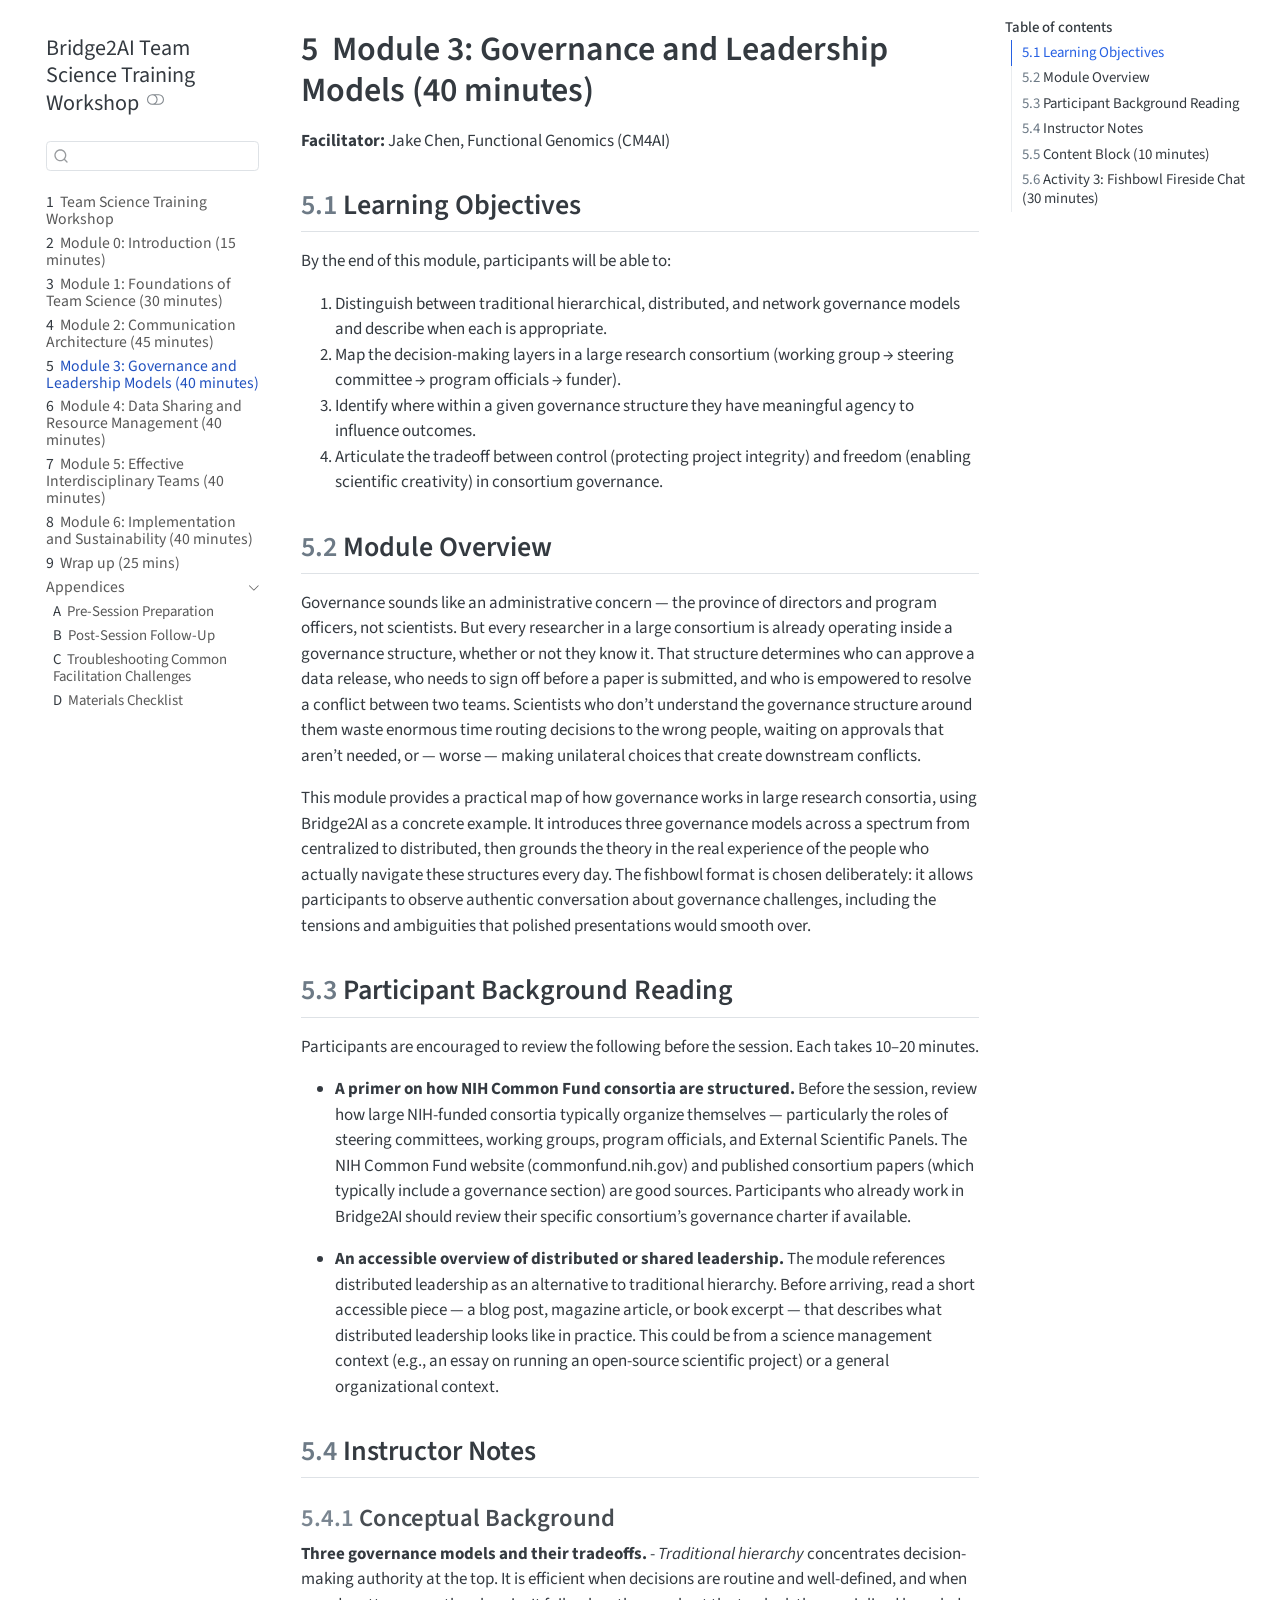
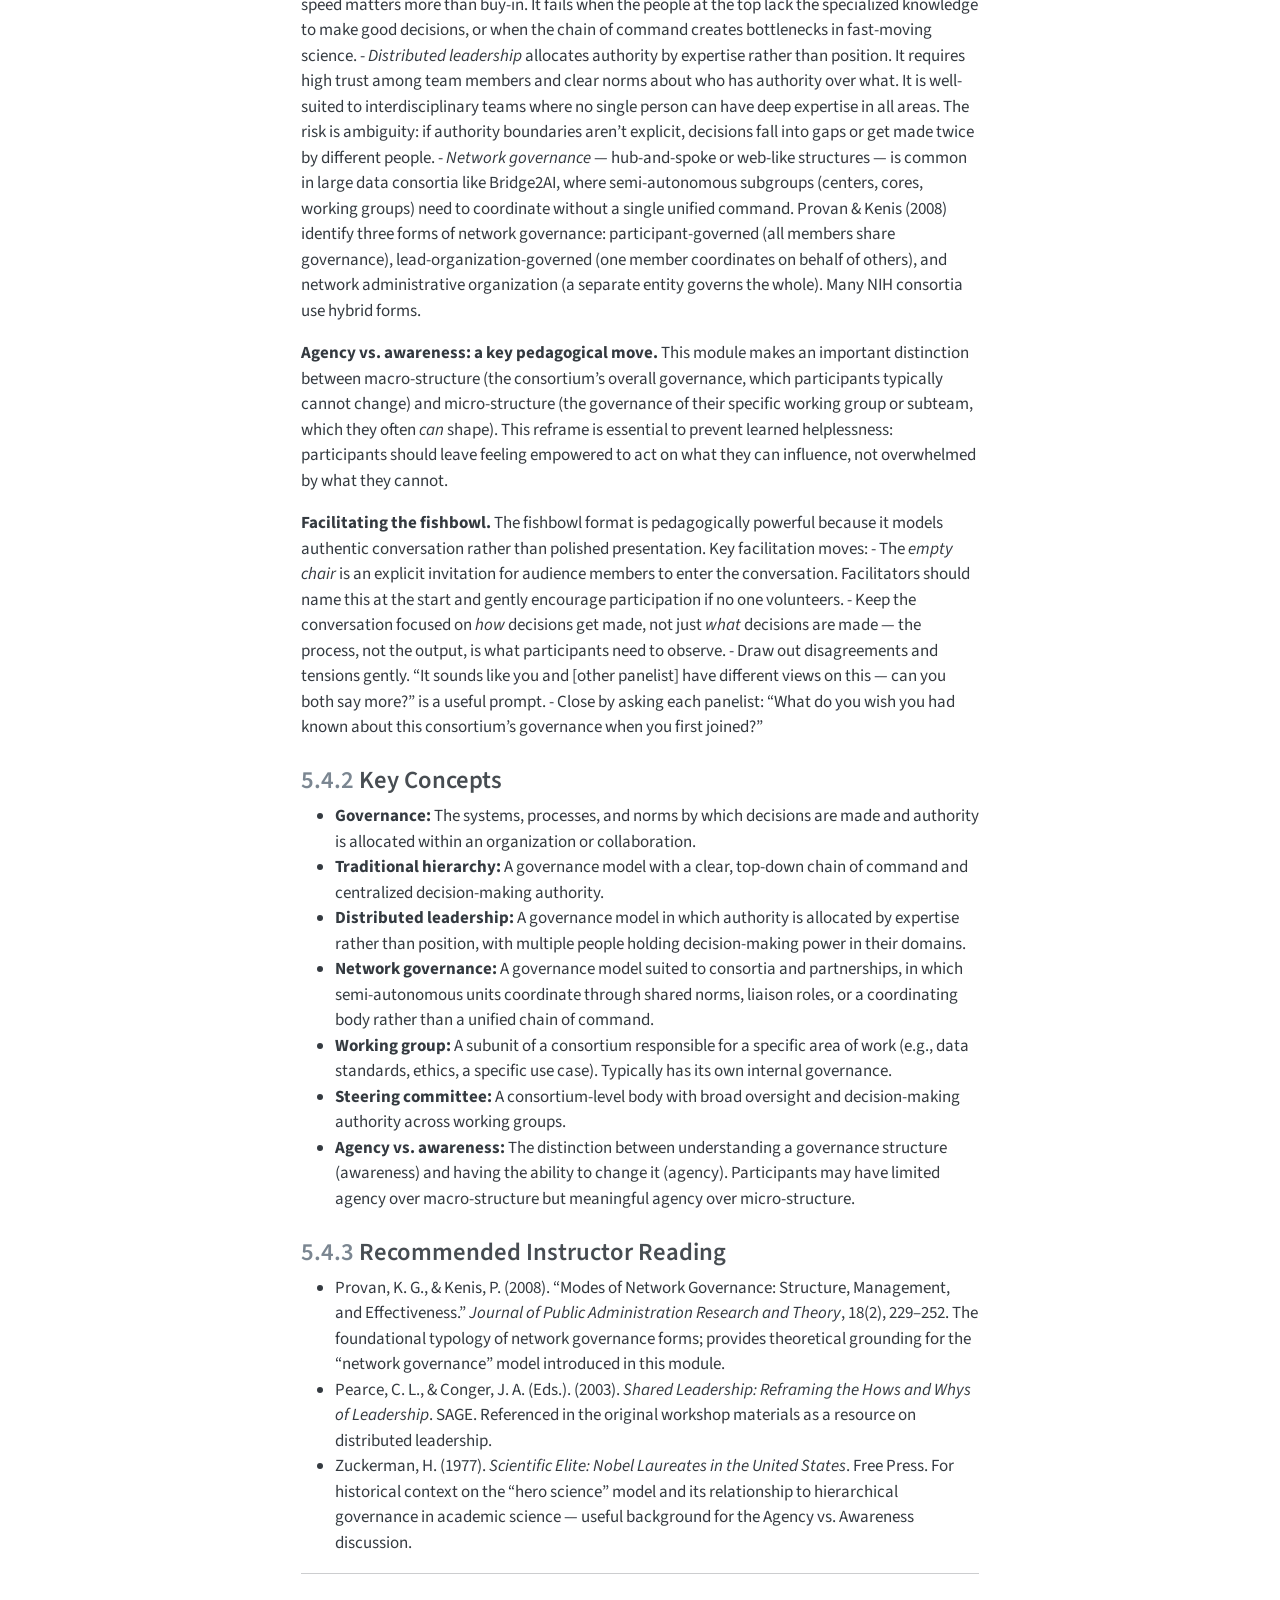
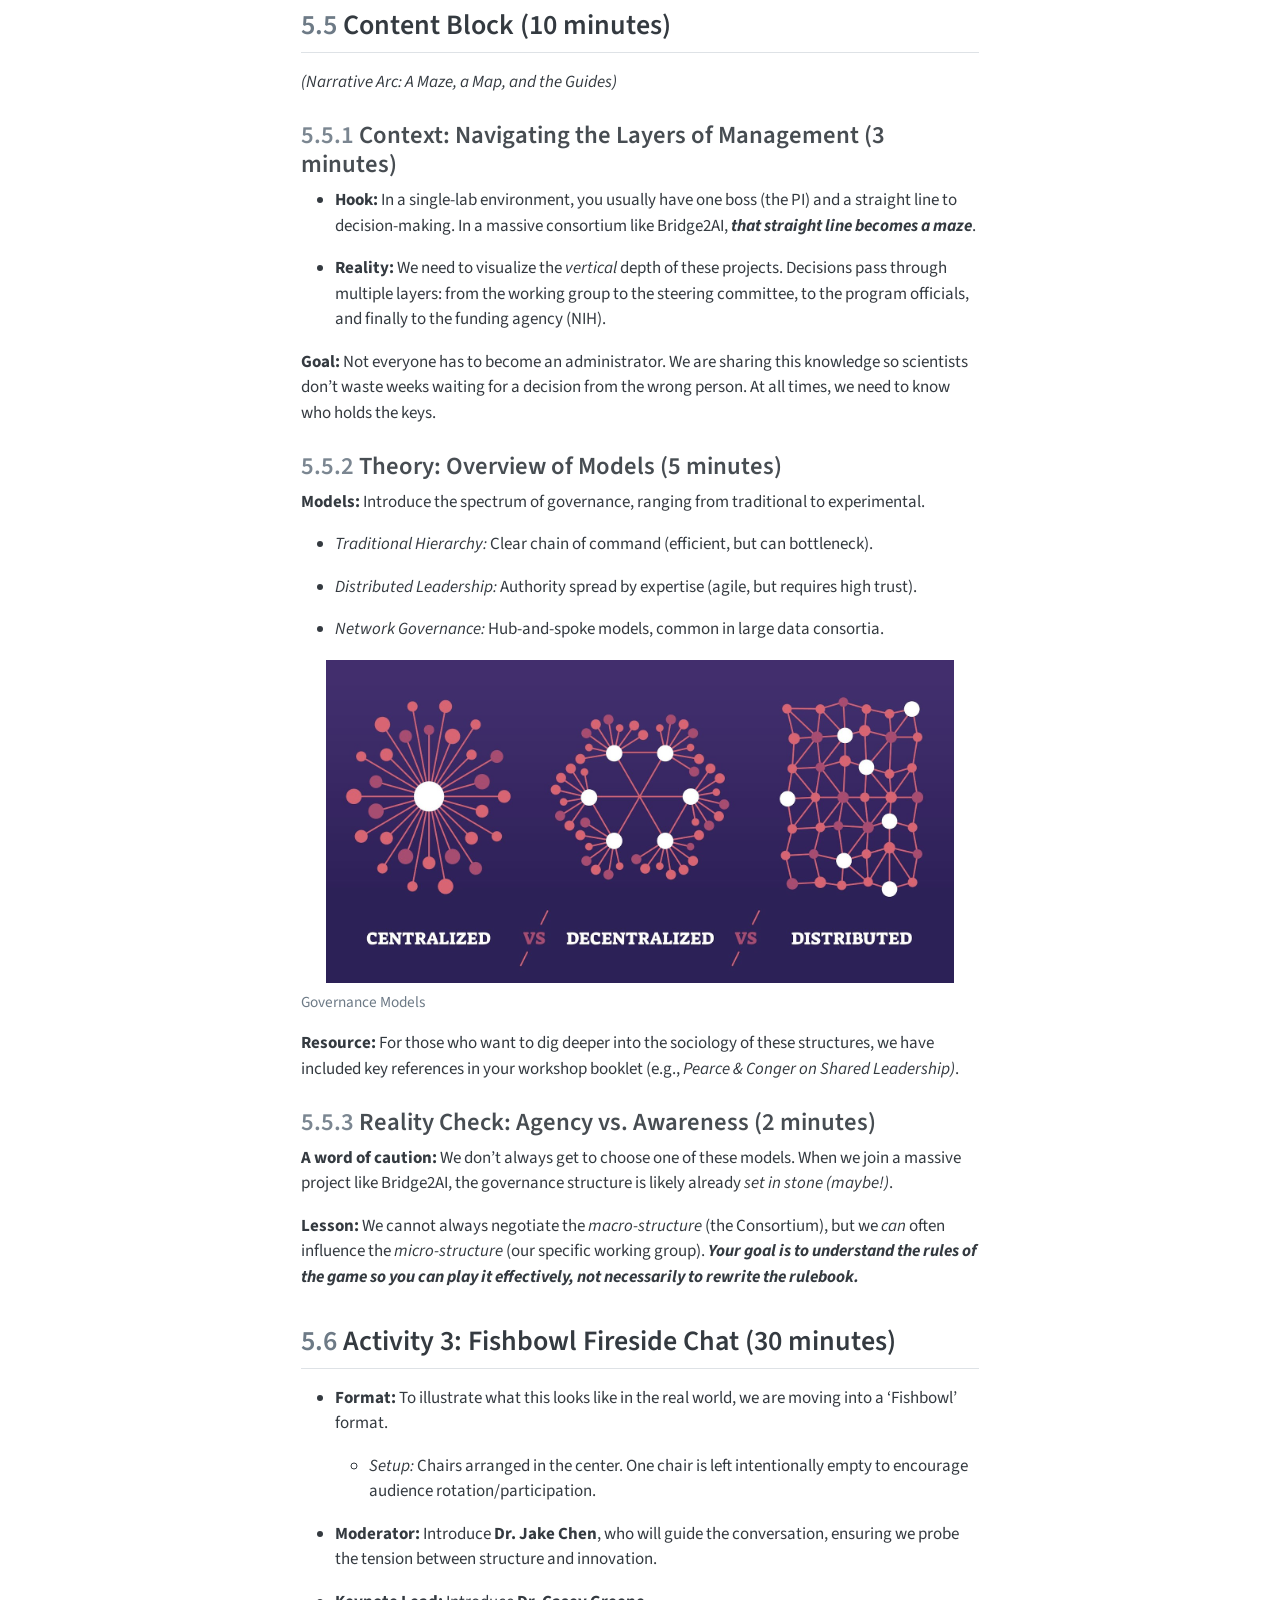
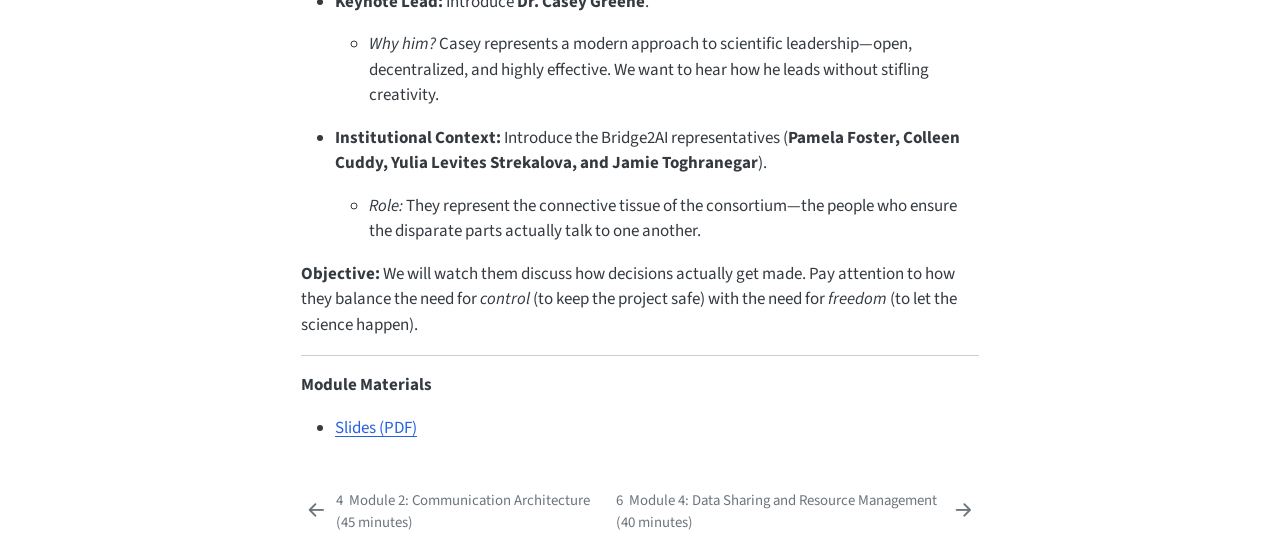
<file: module-3-governance.html>
<!DOCTYPE html>
<html xmlns="http://www.w3.org/1999/xhtml" lang="en" xml:lang="en"><head>

<meta charset="utf-8">
<meta name="generator" content="quarto-1.11.9">

<meta name="viewport" content="width=device-width, initial-scale=1.0, user-scalable=yes">


<title>5&nbsp; Module 3: Governance and Leadership Models (40 minutes) – Bridge2AI Team Science Training Workshop</title>
<style>
/* Default styles provided by pandoc.
** See https://pandoc.org/MANUAL.html#variables-for-html for config info.
*/
span.smallcaps{font-variant: small-caps;}
div.columns{display: flex; gap: 1.5em;}
div.column{flex: auto;}
@media screen {
div.columns{gap: min(4vw, 1.5em);}
div.column{overflow-x: auto;}
}
div.hanging-indent{margin-left: 1.5em; text-indent: -1.5em;}
ul.task-list{list-style: none;}
ul.task-list li input[type="checkbox"] {
  width: 0.8em;
  margin: 0 0.8em 0.2em -1em; /* quarto-specific, see https://github.com/quarto-dev/quarto-cli/issues/4556 */ 
  vertical-align: middle;
}
</style>


<script src="site_libs/quarto-nav/quarto-nav.js"></script>
<script src="site_libs/quarto-nav/headroom.min.js"></script>
<script src="site_libs/clipboard/clipboard.min.js"></script>
<script src="site_libs/quarto-search/autocomplete.umd.js"></script>
<script src="site_libs/quarto-search/fuse.min.js"></script>
<script src="site_libs/quarto-search/quarto-search.js"></script>
<meta name="quarto:offset" content="./">
<link href="./module-4-data-sharing.html" rel="next">
<link href="./module-2-communication.html" rel="prev">
<script src="site_libs/quarto-html/quarto.js" type="module"></script>
<script src="site_libs/quarto-html/tabsets/tabsets.js" type="module"></script>
<script src="site_libs/quarto-html/scrollable-regions/scrollable-regions.js" type="module"></script>
<script src="site_libs/quarto-html/popper.min.js"></script>
<script src="site_libs/quarto-html/tippy.umd.min.js"></script>
<script src="site_libs/quarto-html/anchor.min.js"></script>
<link href="site_libs/quarto-html/tippy.css" rel="stylesheet">
<link href="site_libs/quarto-html/quarto-syntax-highlighting-63b5708e65d6cd79cd7618c58d0c21e7.css" rel="stylesheet" class="quarto-color-scheme" id="quarto-text-highlighting-styles">
<link href="site_libs/quarto-html/quarto-syntax-highlighting-dark-447e42e69aaa9833c0ba1b986f430b20.css" rel="stylesheet" class="quarto-color-scheme quarto-color-alternate" id="quarto-text-highlighting-styles">
<link href="site_libs/quarto-html/quarto-syntax-highlighting-63b5708e65d6cd79cd7618c58d0c21e7.css" rel="stylesheet" class="quarto-color-scheme-extra" id="quarto-text-highlighting-styles">
<script src="site_libs/bootstrap/bootstrap.min.js"></script>
<link href="site_libs/bootstrap/bootstrap-icons.css" rel="stylesheet">
<link href="site_libs/bootstrap/bootstrap-fd437c11ef914449285a5c26e0daa494.min.css" rel="stylesheet" append-hash="true" class="quarto-color-scheme" id="quarto-bootstrap" data-mode="light">
<link href="site_libs/bootstrap/bootstrap-dark-c22d121c1962cb4eb0d4148300656303.min.css" rel="stylesheet" append-hash="true" class="quarto-color-scheme quarto-color-alternate" id="quarto-bootstrap" data-mode="dark">
<link href="site_libs/bootstrap/bootstrap-fd437c11ef914449285a5c26e0daa494.min.css" rel="stylesheet" append-hash="true" class="quarto-color-scheme-extra" id="quarto-bootstrap" data-mode="light">
<script id="quarto-search-options" type="application/json">{
  "location": "sidebar",
  "copy-button": false,
  "collapse-after": 3,
  "panel-placement": "start",
  "type": "textbox",
  "limit": 50,
  "keyboard-shortcut": [
    "f",
    "/",
    "s"
  ],
  "show-item-context": false,
  "language": {
    "search-no-results-text": "No results",
    "search-matching-documents-text": "matching documents",
    "search-copy-link-title": "Copy link to search",
    "search-hide-matches-text": "Hide additional matches",
    "search-more-match-text": "more match in this document",
    "search-more-matches-text": "more matches in this document",
    "search-clear-button-title": "Clear",
    "search-text-placeholder": "",
    "search-detached-cancel-button-title": "Cancel",
    "search-submit-button-title": "Submit",
    "search-label": "Search"
  }
}</script>


</head>

<body class="nav-sidebar floating quarto-light"><a id="quarto-skip-link" class="visually-hidden-focusable" href="#quarto-document-content">Skip to main content</a><script id="quarto-html-before-body" type="application/javascript">
    const toggleBodyColorMode = (bsSheetEl) => {
      const mode = bsSheetEl.getAttribute("data-mode");
      const bodyEl = window.document.querySelector("body");
      if (mode === "dark") {
        bodyEl.classList.add("quarto-dark");
        bodyEl.classList.remove("quarto-light");
      } else {
        bodyEl.classList.add("quarto-light");
        bodyEl.classList.remove("quarto-dark");
      }
    }
    const toggleBodyColorPrimary = () => {
      const bsSheetEl = window.document.querySelector("link#quarto-bootstrap:not([rel=disabled-stylesheet])");
      if (bsSheetEl) {
        toggleBodyColorMode(bsSheetEl);
      }
    }
    const setColorSchemeToggle = (alternate) => {
      const toggles = window.document.querySelectorAll('.quarto-color-scheme-toggle');
      for (let i=0; i < toggles.length; i++) {
        const toggle = toggles[i];
        if (toggle) {
          toggle.setAttribute("aria-checked", alternate ? "true" : "false");
          if (alternate) {
            toggle.classList.add("alternate");
          } else {
            toggle.classList.remove("alternate");
          }
        }
      }
    };
    const toggleColorMode = (alternate) => {
      // Switch the stylesheets
      const primaryStylesheets = window.document.querySelectorAll('link.quarto-color-scheme:not(.quarto-color-alternate)');
      const alternateStylesheets = window.document.querySelectorAll('link.quarto-color-scheme.quarto-color-alternate');
      manageTransitions('#quarto-margin-sidebar .nav-link', false);
      if (alternate) {
        // note: dark is layered on light, we don't disable primary!
        enableStylesheet(alternateStylesheets);
        for (const sheetNode of alternateStylesheets) {
          if (sheetNode.id === "quarto-bootstrap") {
            toggleBodyColorMode(sheetNode);
          }
        }
      } else {
        disableStylesheet(alternateStylesheets);
        enableStylesheet(primaryStylesheets)
        toggleBodyColorPrimary();
      }
      manageTransitions('#quarto-margin-sidebar .nav-link', true);
      // Switch the toggles
      setColorSchemeToggle(alternate)
    }
    // Hack to workaround the fact that safari doesn't
    // properly recolor the scrollbar when toggling (#1455).
    // Not run on load: stylesheets are set before first paint there, and
    // scrolling would undo the scroll to a URL fragment (#14973).
    // The one pixel nudge keeps the reader where they were.
    const refreshSafariScrollbar = () => {
      if (navigator.userAgent.indexOf('Safari') > 0 && navigator.userAgent.indexOf('Chrome') == -1) {
        manageTransitions("body", false);
        const scrollY = window.scrollY;
        window.scrollTo(0, scrollY > 0 ? scrollY - 1 : 1);
        setTimeout(() => {
          window.scrollTo(0, scrollY);
          manageTransitions("body", true);
        }, 40);
      }
    }
    const disableStylesheet = (stylesheets) => {
      for (let i=0; i < stylesheets.length; i++) {
        const stylesheet = stylesheets[i];
        stylesheet.rel = 'disabled-stylesheet';
      }
    }
    const enableStylesheet = (stylesheets) => {
      for (let i=0; i < stylesheets.length; i++) {
        const stylesheet = stylesheets[i];
        if(stylesheet.rel !== 'stylesheet') { // for Chrome, which will still FOUC without this check
          stylesheet.rel = 'stylesheet';
        }
      }
    }
    const manageTransitions = (selector, allowTransitions) => {
      const els = window.document.querySelectorAll(selector);
      for (let i=0; i < els.length; i++) {
        const el = els[i];
        if (allowTransitions) {
          el.classList.remove('notransition');
        } else {
          el.classList.add('notransition');
        }
      }
    }
    const isFileUrl = () => {
      return window.location.protocol === 'file:';
    }
    const hasAlternateSentinel = () => {
      let styleSentinel = getColorSchemeSentinel();
      if (styleSentinel !== null) {
        return styleSentinel === "alternate";
      } else {
        return false;
      }
    }
    const setStyleSentinel = (alternate) => {
      const value = alternate ? "alternate" : "default";
      if (!isFileUrl()) {
        window.localStorage.setItem("quarto-color-scheme", value);
      } else {
        localAlternateSentinel = value;
      }
    }
    const getColorSchemeSentinel = () => {
      if (!isFileUrl()) {
        const storageValue = window.localStorage.getItem("quarto-color-scheme");
        return storageValue != null ? storageValue : localAlternateSentinel;
      } else {
        return localAlternateSentinel;
      }
    }
    const toggleGiscusIfUsed = (isAlternate, darkModeDefault) => {
      const baseTheme = document.querySelector('#giscus-base-theme')?.value ?? 'light';
      const alternateTheme = document.querySelector('#giscus-alt-theme')?.value ?? 'dark';
      let newTheme = '';
      if(authorPrefersDark) {
        newTheme = isAlternate ? baseTheme : alternateTheme;
      } else {
        newTheme = isAlternate ? alternateTheme : baseTheme;
      }
      const changeGiscusTheme = () => {
        // From: https://github.com/giscus/giscus/issues/336
        const sendMessage = (message) => {
          const iframe = document.querySelector('iframe.giscus-frame');
          if (!iframe) return;
          iframe.contentWindow.postMessage({ giscus: message }, 'https://giscus.app');
        }
        sendMessage({
          setConfig: {
            theme: newTheme
          }
        });
      }
      const isGiscussLoaded = window.document.querySelector('iframe.giscus-frame') !== null;
      if (isGiscussLoaded) {
        changeGiscusTheme();
      }
    };
    const authorPrefersDark = false;
    const queryPrefersDark = window.matchMedia('(prefers-color-scheme: dark)');
    const darkModeDefault = queryPrefersDark.matches;
      document.querySelector('link#quarto-text-highlighting-styles.quarto-color-scheme-extra').rel = 'disabled-stylesheet';
      document.querySelector('link#quarto-bootstrap.quarto-color-scheme-extra').rel = 'disabled-stylesheet';
    let localAlternateSentinel = darkModeDefault ? 'alternate' : 'default';
    // Dark / light mode switch
    window.quartoToggleColorScheme = () => {
      // Read the current dark / light value
      let toAlternate = !hasAlternateSentinel();
      toggleColorMode(toAlternate);
      refreshSafariScrollbar();
      setStyleSentinel(toAlternate);
      toggleGiscusIfUsed(toAlternate, darkModeDefault);
      window.dispatchEvent(new Event('resize'));
    };
    queryPrefersDark.addEventListener("change", e => {
      if(window.localStorage.getItem("quarto-color-scheme") !== null)
        return;
      const alternate = e.matches
      toggleColorMode(alternate);
      refreshSafariScrollbar();
      localAlternateSentinel = e.matches ? 'alternate' : 'default'; // this is used alongside local storage!
      toggleGiscusIfUsed(alternate, darkModeDefault);
    });
    // Switch to dark mode if need be
    if (hasAlternateSentinel()) {
      toggleColorMode(true);
    } else {
      toggleColorMode(false);
    }
  </script>

<div id="quarto-search-results"></div>
  <header id="quarto-header" class="headroom fixed-top">
  <nav class="quarto-secondary-nav" aria-label="Toolbar">
    <div class="container-fluid d-flex">
      <button type="button" class="quarto-btn-toggle btn" data-bs-toggle="collapse" role="button" data-bs-target=".quarto-sidebar-collapse-item" aria-controls="quarto-sidebar" aria-expanded="false" aria-label="Toggle sidebar navigation" onclick="if (window.quartoToggleHeadroom) { window.quartoToggleHeadroom(); }">
        <i class="bi bi-layout-text-sidebar-reverse"></i>
      </button>
        <nav class="quarto-page-breadcrumbs" aria-label="Breadcrumbs"><ol class="breadcrumb"><li class="breadcrumb-item"><a href="./module-3-governance.html"><span class="chapter-number">5</span>&nbsp; <span class="chapter-title">Module 3: Governance and Leadership Models (40 minutes)</span></a></li></ol></nav>
        <a class="flex-grow-1" data-bs-toggle="collapse" data-bs-target=".quarto-sidebar-collapse-item" onclick="if (window.quartoToggleHeadroom) { window.quartoToggleHeadroom(); }">      
        </a>
      <button type="button" class="btn quarto-search-button" aria-label="Search" onclick="window.quartoOpenSearch();">
        <i class="bi bi-search"></i>
      </button>
    </div>
  </nav>
</header>
<!-- content -->
<div id="quarto-content" class="quarto-container page-columns page-rows-contents page-layout-article">
<!-- sidebar -->
  <nav id="quarto-sidebar" class="sidebar collapse collapse-horizontal quarto-sidebar-collapse-item sidebar-navigation floating overflow-auto" aria-label="Site">
    <div class="pt-lg-2 mt-2 text-left sidebar-header">
    <div class="sidebar-title mb-0 py-0">
      <a href="./">Bridge2AI Team Science Training Workshop</a> 
        <div class="sidebar-tools-main">
  <button type="button" role="switch" aria-checked="false" class="quarto-color-scheme-toggle quarto-navigation-tool  px-1" onclick="window.quartoToggleColorScheme(); return false;" title="Toggle dark mode" aria-label="Toggle dark mode"><i class="bi"></i></button>
</div>
    </div>
      </div>
        <div class="mt-2 flex-shrink-0 align-items-center">
        <div class="sidebar-search">
        <div id="quarto-search" class="" title="Search"></div>
        </div>
        </div>
    <div class="sidebar-menu-container"> 
    <ul class="list-unstyled mt-1">
        <li class="sidebar-item">
  <div class="sidebar-item-container"> 
  <a href="./index.html" class="sidebar-item-text sidebar-link">
 <span class="menu-text"><span class="chapter-number">1</span>&nbsp; <span class="chapter-title">Team Science Training Workshop</span></span></a>
  </div>
</li>
        <li class="sidebar-item">
  <div class="sidebar-item-container"> 
  <a href="./module-0-introductions.html" class="sidebar-item-text sidebar-link">
 <span class="menu-text"><span class="chapter-number">2</span>&nbsp; <span class="chapter-title">Module 0: Introduction (15 minutes)</span></span></a>
  </div>
</li>
        <li class="sidebar-item">
  <div class="sidebar-item-container"> 
  <a href="./module-1-foundations.html" class="sidebar-item-text sidebar-link">
 <span class="menu-text"><span class="chapter-number">3</span>&nbsp; <span class="chapter-title">Module 1: Foundations of Team Science (30 minutes)</span></span></a>
  </div>
</li>
        <li class="sidebar-item">
  <div class="sidebar-item-container"> 
  <a href="./module-2-communication.html" class="sidebar-item-text sidebar-link">
 <span class="menu-text"><span class="chapter-number">4</span>&nbsp; <span class="chapter-title">Module 2: Communication Architecture (45 minutes)</span></span></a>
  </div>
</li>
        <li class="sidebar-item">
  <div class="sidebar-item-container"> 
  <a href="./module-3-governance.html" class="sidebar-item-text sidebar-link active">
 <span class="menu-text"><span class="chapter-number">5</span>&nbsp; <span class="chapter-title">Module 3: Governance and Leadership Models (40 minutes)</span></span></a>
  </div>
</li>
        <li class="sidebar-item">
  <div class="sidebar-item-container"> 
  <a href="./module-4-data-sharing.html" class="sidebar-item-text sidebar-link">
 <span class="menu-text"><span class="chapter-number">6</span>&nbsp; <span class="chapter-title">Module 4: Data Sharing and Resource Management (40 minutes)</span></span></a>
  </div>
</li>
        <li class="sidebar-item">
  <div class="sidebar-item-container"> 
  <a href="./module-5-inclusion.html" class="sidebar-item-text sidebar-link">
 <span class="menu-text"><span class="chapter-number">7</span>&nbsp; <span class="chapter-title">Module 5: Effective Interdisciplinary Teams (40 minutes)</span></span></a>
  </div>
</li>
        <li class="sidebar-item">
  <div class="sidebar-item-container"> 
  <a href="./module-6-implementation.html" class="sidebar-item-text sidebar-link">
 <span class="menu-text"><span class="chapter-number">8</span>&nbsp; <span class="chapter-title">Module 6: Implementation and Sustainability (40 minutes)</span></span></a>
  </div>
</li>
        <li class="sidebar-item">
  <div class="sidebar-item-container"> 
  <a href="./wrap-up.html" class="sidebar-item-text sidebar-link">
 <span class="menu-text"><span class="chapter-number">9</span>&nbsp; <span class="chapter-title">Wrap up (25 mins)</span></span></a>
  </div>
</li>
        <li class="sidebar-item sidebar-item-section">
      <div class="sidebar-item-container"> 
            <button type="button" class="sidebar-item-text sidebar-item-toggle sidebar-link text-start" data-bs-toggle="collapse" data-bs-target="#quarto-sidebar-section-1" aria-controls="quarto-sidebar-section-1" aria-expanded="true">
 <span class="menu-text" id="quarto-sidebar-section-1-label">Appendices</span><i class="bi bi-chevron-right" aria-hidden="true"></i></button>
      </div>
      <ul id="quarto-sidebar-section-1" aria-labelledby="quarto-sidebar-section-1-label" class="collapse list-unstyled sidebar-section depth1 show">  
          <li class="sidebar-item">
  <div class="sidebar-item-container"> 
  <a href="./pre-session-preparation.html" class="sidebar-item-text sidebar-link">
 <span class="menu-text"><span class="chapter-number">A</span>&nbsp; <span class="chapter-title">Pre-Session Preparation</span></span></a>
  </div>
</li>
          <li class="sidebar-item">
  <div class="sidebar-item-container"> 
  <a href="./post-session-follow-up.html" class="sidebar-item-text sidebar-link">
 <span class="menu-text"><span class="chapter-number">B</span>&nbsp; <span class="chapter-title">Post-Session Follow-Up</span></span></a>
  </div>
</li>
          <li class="sidebar-item">
  <div class="sidebar-item-container"> 
  <a href="./troubleshooting.html" class="sidebar-item-text sidebar-link">
 <span class="menu-text"><span class="chapter-number">C</span>&nbsp; <span class="chapter-title">Troubleshooting Common Facilitation Challenges</span></span></a>
  </div>
</li>
          <li class="sidebar-item">
  <div class="sidebar-item-container"> 
  <a href="./materials-checklist.html" class="sidebar-item-text sidebar-link">
 <span class="menu-text"><span class="chapter-number">D</span>&nbsp; <span class="chapter-title">Materials Checklist</span></span></a>
  </div>
</li>
      </ul>
  </li>
    </ul>
    </div>
</nav>
<div id="quarto-sidebar-glass" class="quarto-sidebar-collapse-item" data-bs-toggle="collapse" data-bs-target=".quarto-sidebar-collapse-item"></div>
<!-- margin-sidebar -->
    <div id="quarto-margin-sidebar" class="sidebar margin-sidebar">
        <nav id="TOC" role="doc-toc" aria-labelledby="toc-title" class="toc-active">
    <h2 id="toc-title">Table of contents</h2>
   
  <ul>
  <li><a href="#learning-objectives" id="toc-learning-objectives" class="nav-link active" data-scroll-target="#learning-objectives"><span class="header-section-number">5.1</span> Learning Objectives</a></li>
  <li><a href="#module-overview" id="toc-module-overview" class="nav-link" data-scroll-target="#module-overview"><span class="header-section-number">5.2</span> Module Overview</a></li>
  <li><a href="#participant-background-reading" id="toc-participant-background-reading" class="nav-link" data-scroll-target="#participant-background-reading"><span class="header-section-number">5.3</span> Participant Background Reading</a></li>
  <li><a href="#instructor-notes" id="toc-instructor-notes" class="nav-link" data-scroll-target="#instructor-notes"><span class="header-section-number">5.4</span> Instructor Notes</a>
  <ul class="collapse">
  <li><a href="#conceptual-background" id="toc-conceptual-background" class="nav-link" data-scroll-target="#conceptual-background"><span class="header-section-number">5.4.1</span> Conceptual Background</a></li>
  <li><a href="#key-concepts" id="toc-key-concepts" class="nav-link" data-scroll-target="#key-concepts"><span class="header-section-number">5.4.2</span> Key Concepts</a></li>
  <li><a href="#recommended-instructor-reading" id="toc-recommended-instructor-reading" class="nav-link" data-scroll-target="#recommended-instructor-reading"><span class="header-section-number">5.4.3</span> Recommended Instructor Reading</a></li>
  </ul></li>
  <li><a href="#content-block-10-minutes" id="toc-content-block-10-minutes" class="nav-link" data-scroll-target="#content-block-10-minutes"><span class="header-section-number">5.5</span> Content Block (10 minutes)</a>
  <ul class="collapse">
  <li><a href="#context-navigating-the-layers-of-management-3-minutes" id="toc-context-navigating-the-layers-of-management-3-minutes" class="nav-link" data-scroll-target="#context-navigating-the-layers-of-management-3-minutes"><span class="header-section-number">5.5.1</span> Context: Navigating the Layers of Management (3 minutes)</a></li>
  <li><a href="#theory-overview-of-models-5-minutes" id="toc-theory-overview-of-models-5-minutes" class="nav-link" data-scroll-target="#theory-overview-of-models-5-minutes"><span class="header-section-number">5.5.2</span> Theory: Overview of Models (5 minutes)</a></li>
  <li><a href="#reality-check-agency-vs.-awareness-2-minutes" id="toc-reality-check-agency-vs.-awareness-2-minutes" class="nav-link" data-scroll-target="#reality-check-agency-vs.-awareness-2-minutes"><span class="header-section-number">5.5.3</span> Reality Check: Agency vs.&nbsp;Awareness (2 minutes)</a></li>
  </ul></li>
  <li><a href="#activity-3-fishbowl-fireside-chat-30-minutes" id="toc-activity-3-fishbowl-fireside-chat-30-minutes" class="nav-link" data-scroll-target="#activity-3-fishbowl-fireside-chat-30-minutes"><span class="header-section-number">5.6</span> Activity 3: Fishbowl Fireside Chat (30 minutes)</a></li>
  </ul>
</nav>
    </div>
<!-- main -->
<main class="content" id="quarto-document-content" tabindex="-1">


<header id="title-block-header" class="quarto-title-block default">
<div class="quarto-title">
<h1 class="title"><span class="chapter-number">5</span>&nbsp; <span class="chapter-title">Module 3: Governance and Leadership Models (40 minutes)</span></h1>
</div>



<div class="quarto-title-meta">

    
  
    
  </div>
  


</header>


<p><strong>Facilitator:</strong> Jake Chen, Functional Genomics (CM4AI)</p>
<section id="learning-objectives" class="level2" data-number="5.1">
<h2 data-number="5.1" class="anchored" data-anchor-id="learning-objectives"><span class="header-section-number">5.1</span> Learning Objectives</h2>
<p>By the end of this module, participants will be able to:</p>
<ol type="1">
<li>Distinguish between traditional hierarchical, distributed, and network governance models and describe when each is appropriate.</li>
<li>Map the decision-making layers in a large research consortium (working group → steering committee → program officials → funder).</li>
<li>Identify where within a given governance structure they have meaningful agency to influence outcomes.</li>
<li>Articulate the tradeoff between control (protecting project integrity) and freedom (enabling scientific creativity) in consortium governance.</li>
</ol>
</section>
<section id="module-overview" class="level2" data-number="5.2">
<h2 data-number="5.2" class="anchored" data-anchor-id="module-overview"><span class="header-section-number">5.2</span> Module Overview</h2>
<p>Governance sounds like an administrative concern — the province of directors and program officers, not scientists. But every researcher in a large consortium is already operating inside a governance structure, whether or not they know it. That structure determines who can approve a data release, who needs to sign off before a paper is submitted, and who is empowered to resolve a conflict between two teams. Scientists who don’t understand the governance structure around them waste enormous time routing decisions to the wrong people, waiting on approvals that aren’t needed, or — worse — making unilateral choices that create downstream conflicts.</p>
<p>This module provides a practical map of how governance works in large research consortia, using Bridge2AI as a concrete example. It introduces three governance models across a spectrum from centralized to distributed, then grounds the theory in the real experience of the people who actually navigate these structures every day. The fishbowl format is chosen deliberately: it allows participants to observe authentic conversation about governance challenges, including the tensions and ambiguities that polished presentations would smooth over.</p>
</section>
<section id="participant-background-reading" class="level2" data-number="5.3">
<h2 data-number="5.3" class="anchored" data-anchor-id="participant-background-reading"><span class="header-section-number">5.3</span> Participant Background Reading</h2>
<p>Participants are encouraged to review the following before the session. Each takes 10–20 minutes.</p>
<ul>
<li><p><strong>A primer on how NIH Common Fund consortia are structured.</strong> Before the session, review how large NIH-funded consortia typically organize themselves — particularly the roles of steering committees, working groups, program officials, and External Scientific Panels. The NIH Common Fund website (commonfund.nih.gov) and published consortium papers (which typically include a governance section) are good sources. Participants who already work in Bridge2AI should review their specific consortium’s governance charter if available.</p></li>
<li><p><strong>An accessible overview of distributed or shared leadership.</strong> The module references distributed leadership as an alternative to traditional hierarchy. Before arriving, read a short accessible piece — a blog post, magazine article, or book excerpt — that describes what distributed leadership looks like in practice. This could be from a science management context (e.g., an essay on running an open-source scientific project) or a general organizational context.</p></li>
</ul>
</section>
<section id="instructor-notes" class="level2" data-number="5.4">
<h2 data-number="5.4" class="anchored" data-anchor-id="instructor-notes"><span class="header-section-number">5.4</span> Instructor Notes</h2>
<section id="conceptual-background" class="level3" data-number="5.4.1">
<h3 data-number="5.4.1" class="anchored" data-anchor-id="conceptual-background"><span class="header-section-number">5.4.1</span> Conceptual Background</h3>
<p><strong>Three governance models and their tradeoffs.</strong> - <em>Traditional hierarchy</em> concentrates decision-making authority at the top. It is efficient when decisions are routine and well-defined, and when speed matters more than buy-in. It fails when the people at the top lack the specialized knowledge to make good decisions, or when the chain of command creates bottlenecks in fast-moving science. - <em>Distributed leadership</em> allocates authority by expertise rather than position. It requires high trust among team members and clear norms about who has authority over what. It is well-suited to interdisciplinary teams where no single person can have deep expertise in all areas. The risk is ambiguity: if authority boundaries aren’t explicit, decisions fall into gaps or get made twice by different people. - <em>Network governance</em> — hub-and-spoke or web-like structures — is common in large data consortia like Bridge2AI, where semi-autonomous subgroups (centers, cores, working groups) need to coordinate without a single unified command. Provan &amp; Kenis (2008) identify three forms of network governance: participant-governed (all members share governance), lead-organization-governed (one member coordinates on behalf of others), and network administrative organization (a separate entity governs the whole). Many NIH consortia use hybrid forms.</p>
<p><strong>Agency vs.&nbsp;awareness: a key pedagogical move.</strong> This module makes an important distinction between macro-structure (the consortium’s overall governance, which participants typically cannot change) and micro-structure (the governance of their specific working group or subteam, which they often <em>can</em> shape). This reframe is essential to prevent learned helplessness: participants should leave feeling empowered to act on what they can influence, not overwhelmed by what they cannot.</p>
<p><strong>Facilitating the fishbowl.</strong> The fishbowl format is pedagogically powerful because it models authentic conversation rather than polished presentation. Key facilitation moves: - The <em>empty chair</em> is an explicit invitation for audience members to enter the conversation. Facilitators should name this at the start and gently encourage participation if no one volunteers. - Keep the conversation focused on <em>how</em> decisions get made, not just <em>what</em> decisions are made — the process, not the output, is what participants need to observe. - Draw out disagreements and tensions gently. “It sounds like you and [other panelist] have different views on this — can you both say more?” is a useful prompt. - Close by asking each panelist: “What do you wish you had known about this consortium’s governance when you first joined?”</p>
</section>
<section id="key-concepts" class="level3" data-number="5.4.2">
<h3 data-number="5.4.2" class="anchored" data-anchor-id="key-concepts"><span class="header-section-number">5.4.2</span> Key Concepts</h3>
<ul>
<li><strong>Governance:</strong> The systems, processes, and norms by which decisions are made and authority is allocated within an organization or collaboration.</li>
<li><strong>Traditional hierarchy:</strong> A governance model with a clear, top-down chain of command and centralized decision-making authority.</li>
<li><strong>Distributed leadership:</strong> A governance model in which authority is allocated by expertise rather than position, with multiple people holding decision-making power in their domains.</li>
<li><strong>Network governance:</strong> A governance model suited to consortia and partnerships, in which semi-autonomous units coordinate through shared norms, liaison roles, or a coordinating body rather than a unified chain of command.</li>
<li><strong>Working group:</strong> A subunit of a consortium responsible for a specific area of work (e.g., data standards, ethics, a specific use case). Typically has its own internal governance.</li>
<li><strong>Steering committee:</strong> A consortium-level body with broad oversight and decision-making authority across working groups.</li>
<li><strong>Agency vs.&nbsp;awareness:</strong> The distinction between understanding a governance structure (awareness) and having the ability to change it (agency). Participants may have limited agency over macro-structure but meaningful agency over micro-structure.</li>
</ul>
</section>
<section id="recommended-instructor-reading" class="level3" data-number="5.4.3">
<h3 data-number="5.4.3" class="anchored" data-anchor-id="recommended-instructor-reading"><span class="header-section-number">5.4.3</span> Recommended Instructor Reading</h3>
<ul>
<li>Provan, K. G., &amp; Kenis, P. (2008). “Modes of Network Governance: Structure, Management, and Effectiveness.” <em>Journal of Public Administration Research and Theory</em>, 18(2), 229–252. The foundational typology of network governance forms; provides theoretical grounding for the “network governance” model introduced in this module.</li>
<li>Pearce, C. L., &amp; Conger, J. A. (Eds.). (2003). <em>Shared Leadership: Reframing the Hows and Whys of Leadership</em>. SAGE. Referenced in the original workshop materials as a resource on distributed leadership.</li>
<li>Zuckerman, H. (1977). <em>Scientific Elite: Nobel Laureates in the United States</em>. Free Press. For historical context on the “hero science” model and its relationship to hierarchical governance in academic science — useful background for the Agency vs.&nbsp;Awareness discussion.</li>
</ul>
<hr>
</section>
</section>
<section id="content-block-10-minutes" class="level2" data-number="5.5">
<h2 data-number="5.5" class="anchored" data-anchor-id="content-block-10-minutes"><span class="header-section-number">5.5</span> Content Block (10 minutes)</h2>
<p><em>(Narrative Arc: A Maze, a Map, and the Guides)</em></p>
<section id="context-navigating-the-layers-of-management-3-minutes" class="level3" data-number="5.5.1">
<h3 data-number="5.5.1" class="anchored" data-anchor-id="context-navigating-the-layers-of-management-3-minutes"><span class="header-section-number">5.5.1</span> Context: Navigating the Layers of Management (3 minutes)</h3>
<ul>
<li><p><strong>Hook:</strong> In a single-lab environment, you usually have one boss (the PI) and a straight line to decision-making. In a massive consortium like Bridge2AI, <strong><em>that straight line becomes a maze</em></strong>.</p></li>
<li><p><strong>Reality:</strong> We need to visualize the <em>vertical</em> depth of these projects. Decisions pass through multiple layers: from the working group to the steering committee, to the program officials, and finally to the funding agency (NIH).</p></li>
</ul>
<p><strong>Goal:</strong> Not everyone has to become an administrator. We are sharing this knowledge so scientists don’t waste weeks waiting for a decision from the wrong person. At all times, we need to know who holds the keys.</p>
</section>
<section id="theory-overview-of-models-5-minutes" class="level3" data-number="5.5.2">
<h3 data-number="5.5.2" class="anchored" data-anchor-id="theory-overview-of-models-5-minutes"><span class="header-section-number">5.5.2</span> Theory: Overview of Models (5 minutes)</h3>
<p><strong>Models:</strong> Introduce the spectrum of governance, ranging from traditional to experimental.</p>
<ul>
<li><p><em>Traditional Hierarchy:</em> Clear chain of command (efficient, but can bottleneck).</p></li>
<li><p><em>Distributed Leadership:</em> Authority spread by expertise (agile, but requires high trust).</p></li>
<li><p><em>Network Governance:</em> Hub-and-spoke models, common in large data consortia.</p></li>
</ul>
<div class="quarto-figure quarto-figure-center">
<figure class="figure">
<p><img src="images/module-3-governance-models.png" class="img-fluid figure-img"></p>
<figcaption>Governance Models</figcaption>
</figure>
</div>
<p><strong>Resource:</strong> For those who want to dig deeper into the sociology of these structures, we have included key references in your workshop booklet (e.g., <em>Pearce &amp; Conger on Shared Leadership)</em>.</p>
</section>
<section id="reality-check-agency-vs.-awareness-2-minutes" class="level3" data-number="5.5.3">
<h3 data-number="5.5.3" class="anchored" data-anchor-id="reality-check-agency-vs.-awareness-2-minutes"><span class="header-section-number">5.5.3</span> Reality Check: Agency vs.&nbsp;Awareness (2 minutes)</h3>
<p><strong>A word of caution:</strong> We don’t always get to choose one of these models. When we join a massive project like Bridge2AI, the governance structure is likely already <em>set in stone (maybe!)</em>.</p>
<p><strong>Lesson:</strong> We cannot always negotiate the <em>macro-structure</em> (the Consortium), but we <em>can</em> often influence the <em>micro-structure</em> (our specific working group). <strong><em>Your goal is to understand the rules of the game so you can play it effectively, not necessarily to rewrite the rulebook.</em></strong></p>
</section>
</section>
<section id="activity-3-fishbowl-fireside-chat-30-minutes" class="level2" data-number="5.6">
<h2 data-number="5.6" class="anchored" data-anchor-id="activity-3-fishbowl-fireside-chat-30-minutes"><span class="header-section-number">5.6</span> Activity 3: Fishbowl Fireside Chat (30 minutes)</h2>
<ul>
<li><p><strong>Format:</strong> To illustrate what this looks like in the real world, we are moving into a ‘Fishbowl’ format.</p>
<ul>
<li><em>Setup:</em> Chairs arranged in the center. One chair is left intentionally empty to encourage audience rotation/participation.</li>
</ul></li>
<li><p><strong>Moderator:</strong> Introduce <strong>Dr.&nbsp;Jake Chen</strong>, who will guide the conversation, ensuring we probe the tension between structure and innovation.</p></li>
<li><p><strong>Keynote Lead:</strong> Introduce <strong>Dr.&nbsp;Casey Greene</strong>.</p>
<ul>
<li><em>Why him?</em> Casey represents a modern approach to scientific leadership—open, decentralized, and highly effective. We want to hear how he leads without stifling creativity.</li>
</ul></li>
<li><p><strong>Institutional Context:</strong> Introduce the Bridge2AI representatives (<strong>Pamela Foster, Colleen Cuddy, Yulia Levites Strekalova, and Jamie Toghranegar</strong>).</p>
<ul>
<li><em>Role:</em> They represent the connective tissue of the consortium—the people who ensure the disparate parts actually talk to one another.</li>
</ul></li>
</ul>
<p><strong>Objective:</strong> We will watch them discuss how decisions actually get made. Pay attention to how they balance the need for <em>control</em> (to keep the project safe) with the need for <em>freedom</em> (to let the science happen).</p>
<hr>
<p><strong>Module Materials</strong></p>
<ul>
<li><a href="https://github.com/bridge2ai/teaming-training-workshop/blob/main/materials/Module-3/Module-3-Slides.pdf">Slides (PDF)</a></li>
</ul>


</section>

</main> <!-- /main -->
<script id="quarto-html-after-body" type="application/javascript">
  window.document.addEventListener("DOMContentLoaded", function (event) {
    // Ensure there is a toggle, if there isn't float one in the top right
    if (window.document.querySelector('.quarto-color-scheme-toggle') === null) {
      const toggle = window.document.createElement('button');
      toggle.type = "button";
      toggle.setAttribute("role", "switch");
      toggle.setAttribute("aria-checked", "false");
      toggle.classList.add('top-right');
      toggle.classList.add('quarto-color-scheme-toggle');
      toggle.setAttribute("aria-label", "Toggle dark mode");
      toggle.onclick = function() { try { window.quartoToggleColorScheme(); } catch {} return false; };
      const i = window.document.createElement("i");
      i.classList.add('bi');
      toggle.appendChild(i);
      // Put the toggle in a landmark of its own, so that landmark navigation
      // can reach it.
      //
      // The container is always a fresh direct child of body, and the toggle is
      // never moved into page furniture that the theme or the author controls.
      // The toggle is positioned against the page, so any ancestor that
      // establishes a containing block captures it: a positioned element or a
      // grid for position: absolute, and transform, filter, will-change or
      // contain for position: fixed. A direct child of body has none of these
      // to inherit, and the shift when one appears is silent and visual.
      //
      // ARIA says a document should have at most one banner, and axe reports a
      // duplicate whether or not the banners carry distinct labels. So use a
      // header when the page has no banner yet, and a named region otherwise.
      //
      // A header is a banner wherever it sits, unless it is inside sectioning
      // content, so this cannot just look at the children of body: a custom
      // page layout wraps the title block header in a plain div. An explicit
      // role="banner" always counts.
      const sectioning = 'article, aside, main, nav, section, [role="article"], [role="complementary"], [role="main"], [role="navigation"], [role="region"]';
      const hasBanner = Array.from(
        window.document.querySelectorAll('header:not([role]), [role="banner"]')
      ).some(function(el) {
        return el.hasAttribute("role") || el.closest(sectioning) === null;
      });
      const container = window.document.createElement(hasBanner ? "div" : "header");
      if (hasBanner) {
        container.setAttribute("role", "region");
        container.setAttribute("aria-label", "Toggle dark mode");
      }
      container.classList.add('quarto-color-scheme-toggle-container');
      container.appendChild(toggle);
      window.document.body.appendChild(container);
    }
    setColorSchemeToggle(hasAlternateSentinel())
    const icon = "";
    const anchorJS = new window.AnchorJS();
    anchorJS.options = {
      placement: 'right',
      icon: icon
    };
    anchorJS.add('.anchored');
    const isCodeAnnotation = (el) => {
      for (const clz of el.classList) {
        if (clz.startsWith('code-annotation-')) {                     
          return true;
        }
      }
      return false;
    }
    const onCopySuccess = function(e) {
      // button target
      const button = e.trigger;
      // don't keep focus
      button.blur();
      // flash "checked"
      button.classList.add('code-copy-button-checked');
      var currentTitle = button.getAttribute("title");
      button.setAttribute("title", "Copied!");
      let tooltip;
      if (window.bootstrap) {
        button.setAttribute("data-bs-toggle", "tooltip");
        button.setAttribute("data-bs-placement", "left");
        button.setAttribute("data-bs-title", "Copied!");
        tooltip = new bootstrap.Tooltip(button, 
          { trigger: "manual", 
            customClass: "code-copy-button-tooltip",
            offset: [0, -8]});
        tooltip.show();    
      }
      setTimeout(function() {
        if (tooltip) {
          tooltip.hide();
          button.removeAttribute("data-bs-title");
          button.removeAttribute("data-bs-toggle");
          button.removeAttribute("data-bs-placement");
        }
        button.setAttribute("title", currentTitle);
        button.classList.remove('code-copy-button-checked');
      }, 1000);
      // clear code selection
      e.clearSelection();
    }
    const getTextToCopy = function(trigger) {
      const outerScaffold = trigger.parentElement.cloneNode(true);
      const codeEl = outerScaffold.querySelector('code');
      for (const childEl of codeEl.children) {
        if (isCodeAnnotation(childEl)) {
          childEl.remove();
        }
      }
      return codeEl.innerText;
    }
    const clipboard = new window.ClipboardJS('.code-copy-button:not([data-in-quarto-modal])', {
      text: getTextToCopy
    });
    clipboard.on('success', onCopySuccess);
    if (window.document.getElementById('quarto-embedded-source-code-modal')) {
      const clipboardModal = new window.ClipboardJS('.code-copy-button[data-in-quarto-modal]', {
        text: getTextToCopy,
        container: window.document.getElementById('quarto-embedded-source-code-modal')
      });
      clipboardModal.on('success', onCopySuccess);
    }
      var localhostRegex = new RegExp(/^(?:http|https):\/\/localhost\:?[0-9]*\//);
      var mailtoRegex = new RegExp(/^mailto:/);
        var filterRegex = new RegExp('/' + window.location.host + '/');
      var isInternal = (href) => {
          return filterRegex.test(href) || localhostRegex.test(href) || mailtoRegex.test(href);
      }
      // Inspect non-navigation links and adorn them if external
      window.quartoDecorateExternalLinks = function (root) {
     var links = (root || window.document).querySelectorAll('a[href]:not(.nav-link):not(.navbar-brand):not(.toc-action):not(.sidebar-link):not(.sidebar-item-toggle):not(.pagination-link):not(.no-external):not([aria-hidden]):not(.dropdown-item):not(.quarto-navigation-tool):not(.about-link)');
      for (var i=0; i<links.length; i++) {
        const link = links[i];
        if (!isInternal(link.href)) {
          // undo the damage that might have been done by quarto-nav.js in the case of
          // links that we want to consider external
          if (link.dataset.originalHref !== undefined) {
            link.href = link.dataset.originalHref;
          }
          if (!link.classList.contains('no-external-icon')) {
          }
        }
      }
      };
      window.quartoDecorateExternalLinks(window.document);
    // Esc closes the popup (WCAG 1.4.13) and focus leaving both trigger and
    // popup closes it (WCAG 2.4.11); tippy handles neither for interactive popups.
    const hideOnEscAndFocusOut = {
      name: 'hideOnEscAndFocusOut',
      defaultValue: true,
      fn(instance) {
        const dismiss = () => {
          // A show scheduled by the trigger delay would otherwise reopen it
          instance.clearDelayTimeouts();
          instance.hide();
        };
        const onKeyDown = (event) => {
          if (event.key !== 'Escape') {
            return;
          }
          // Keep Esc from also reaching page handlers (e.g. reveal.js overview),
          // except an open reveal.js slide menu, which Esc should close too.
          // The menu handles keys only when its keyboard option is on.
          const menuHandlesEsc = window.Reveal?.getPlugin?.('menu')?.isOpen() &&
            window.Reveal.getConfig().menu?.keyboard !== false;
          if (!menuHandlesEsc) {
            event.stopPropagation();
          }
          if (instance.popper.contains(window.document.activeElement)) {
            // Disabled while refocusing so the focus trigger does not reopen it
            instance.disable();
            instance.reference.focus();
            instance.enable();
          }
          dismiss();
        };
        const onFocusOut = (event) => {
          const target = event.relatedTarget;
          if (target && !instance.reference.contains(target) &&
              !instance.popper.contains(target)) {
            dismiss();
          }
        };
        // On the trigger too: a click trigger (code-annotations: select) has no
        // blur handling. Attached for the instance's lifetime so leaving the
        // trigger also cancels a show still pending on the trigger delay.
        instance.reference.addEventListener('focusout', onFocusOut);
        return {
          onShow() {
            window.document.addEventListener('keydown', onKeyDown, true);
            instance.popper.addEventListener('focusout', onFocusOut);
          },
          onHide() {
            window.document.removeEventListener('keydown', onKeyDown, true);
            instance.popper.removeEventListener('focusout', onFocusOut);
          },
          onDestroy() {
            instance.reference.removeEventListener('focusout', onFocusOut);
          },
        };
      },
    };
    function tippyHover(el, contentFn, onTriggerFn, onUntriggerFn) {
      const config = {
        allowHTML: true,
        maxWidth: 500,
        delay: 100,
        arrow: false,
        appendTo: function(el) {
            return el.parentElement;
        },
        interactive: true,
        interactiveBorder: 10,
        theme: 'quarto',
        placement: 'bottom-start',
        plugins: [hideOnEscAndFocusOut],
      };
      if (contentFn) {
        config.content = contentFn;
      }
      if (onTriggerFn) {
        config.onTrigger = onTriggerFn;
      }
      if (onUntriggerFn) {
        config.onUntrigger = onUntriggerFn;
      }
      window.tippy(el, config); 
    }
    const noterefs = window.document.querySelectorAll('a[role="doc-noteref"]');
    for (var i=0; i<noterefs.length; i++) {
      const ref = noterefs[i];
      tippyHover(ref, function() {
        // use id or data attribute instead here
        let href = ref.getAttribute('data-footnote-href') || ref.getAttribute('href');
        try { href = new URL(href).hash; } catch {}
        const id = href.replace(/^#\/?/, "");
        const note = window.document.getElementById(id);
        if (note) {
          return note.innerHTML;
        } else {
          return "";
        }
      });
    }
    const xrefs = window.document.querySelectorAll('a.quarto-xref');
    const processXRef = (id, note) => {
      // Strip column container classes
      const stripColumnClz = (el) => {
        el.classList.remove("page-full", "page-columns");
        if (el.children) {
          for (const child of el.children) {
            stripColumnClz(child);
          }
        }
      }
      stripColumnClz(note)
      if (id === null || id.startsWith('sec-')) {
        // Special case sections, only their first couple elements
        const container = document.createElement("div");
        if (note.children && note.children.length > 2) {
          container.appendChild(note.children[0].cloneNode(true));
          for (let i = 1; i < note.children.length; i++) {
            const child = note.children[i];
            if (child.tagName === "P" && child.innerText === "") {
              continue;
            } else {
              container.appendChild(child.cloneNode(true));
              break;
            }
          }
          if (window.Quarto?.typesetMath) {
            window.Quarto.typesetMath(container);
          }
          return container.innerHTML
        } else {
          if (window.Quarto?.typesetMath) {
            window.Quarto.typesetMath(note);
          }
          return note.innerHTML;
        }
      } else {
        // Remove any anchor links if they are present
        const anchorLink = note.querySelector('a.anchorjs-link');
        if (anchorLink) {
          anchorLink.remove();
        }
        if (window.Quarto?.typesetMath) {
          window.Quarto.typesetMath(note);
        }
        if (note.classList.contains("callout")) {
          return note.outerHTML;
        } else {
          return note.innerHTML;
        }
      }
    }
    for (var i=0; i<xrefs.length; i++) {
      const xref = xrefs[i];
      tippyHover(xref, undefined, function(instance) {
        instance.disable();
        let url = xref.getAttribute('href');
        let hash = undefined; 
        if (url.startsWith('#')) {
          hash = url;
        } else {
          try { hash = new URL(url).hash; } catch {}
        }
        if (hash) {
          const id = hash.replace(/^#\/?/, "");
          const note = window.document.getElementById(id);
          if (note !== null) {
            try {
              const html = processXRef(id, note.cloneNode(true));
              instance.setContent(html);
            } finally {
              instance.enable();
              instance.show();
            }
          } else {
            // See if we can fetch this
            fetch(url.split('#')[0])
            .then(res => res.text())
            .then(html => {
              const parser = new DOMParser();
              const htmlDoc = parser.parseFromString(html, "text/html");
              const note = htmlDoc.getElementById(id);
              if (note !== null) {
                const html = processXRef(id, note);
                instance.setContent(html);
              } 
            }).finally(() => {
              instance.enable();
              instance.show();
            });
          }
        } else {
          // See if we can fetch a full url (with no hash to target)
          // This is a special case and we should probably do some content thinning / targeting
          fetch(url)
          .then(res => res.text())
          .then(html => {
            const parser = new DOMParser();
            const htmlDoc = parser.parseFromString(html, "text/html");
            const note = htmlDoc.querySelector('main.content');
            if (note !== null) {
              // This should only happen for chapter cross references
              // (since there is no id in the URL)
              // remove the first header
              if (note.children.length > 0 && note.children[0].tagName === "HEADER") {
                note.children[0].remove();
              }
              const html = processXRef(null, note);
              instance.setContent(html);
            } 
          }).finally(() => {
            instance.enable();
            instance.show();
          });
        }
      }, function(instance) {
      });
    }
        let selectedAnnoteEl;
        const selectorForAnnotation = ( cell, annotation) => {
          let cellAttr = 'data-code-cell="' + cell + '"';
          let lineAttr = 'data-code-annotation="' +  annotation + '"';
          const selector = 'span[' + cellAttr + '][' + lineAttr + ']';
          return selector;
        }
        const selectCodeLines = (annoteEl) => {
          const doc = window.document;
          const targetCell = annoteEl.getAttribute("data-target-cell");
          const targetAnnotation = annoteEl.getAttribute("data-target-annotation");
          const annoteSpan = window.document.querySelector(selectorForAnnotation(targetCell, targetAnnotation));
          const lines = annoteSpan.getAttribute("data-code-lines").split(",");
          const lineIds = lines.map((line) => {
            return targetCell + "-" + line;
          })
          // Each band is positioned against its own containing block, which is
          // not the offsetParent of the lines, so place it from client rects.
          const placeBand = (band, firstEl, lastEl, codeBlock) => {
            const container = band.offsetParent;
            if (container === null) {
              return;
            }
            const containerRect = container.getBoundingClientRect();
            // Reveal.js scales slides with a transform, so convert client
            // pixels back to the CSS pixels of the container.
            const scale = containerRect.height / container.offsetHeight || 1;
            const firstRect = firstEl.getBoundingClientRect();
            const lastRect = lastEl.getBoundingClientRect();
            const top = (firstRect.top - containerRect.top) / scale - container.clientTop + container.scrollTop;
            const height = (lastRect.bottom - firstRect.top) / scale;
            band.style.top = top - 2 + "px";
            band.style.height = height + 4 + "px";
            if (codeBlock) {
              // Without the copy button wrapper, the containing block is wider
              // than the code block, so span the code block explicitly.
              const blockRect = codeBlock.getBoundingClientRect();
              band.style.left = (blockRect.left - containerRect.left) / scale - container.clientLeft + container.scrollLeft + "px";
              band.style.width = blockRect.width / scale + "px";
            }
          };
          if (lineIds.length > 0) {
            const el = window.document.getElementById(lineIds[0]);
            const lastEl = window.document.getElementById(lineIds[lineIds.length - 1]);
            const parent = el.parentElement.parentElement;
            // cook up a div (if necessary) and position it
            let div = window.document.getElementById("code-annotation-line-highlight");
            if (div === null) {
              div = window.document.createElement("div");
              div.setAttribute("id", "code-annotation-line-highlight");
              div.style.position = 'absolute';
              parent.appendChild(div);
            }
            placeBand(div, el, lastEl, parent.closest("div.sourceCode") || parent);
            let gutterDiv = window.document.getElementById("code-annotation-line-highlight-gutter");
            if (gutterDiv === null) {
              gutterDiv = window.document.createElement("div");
              gutterDiv.setAttribute("id", "code-annotation-line-highlight-gutter");
              gutterDiv.style.position = 'absolute';
              const codeCell = window.document.getElementById(targetCell);
              const gutter = codeCell.querySelector('.code-annotation-gutter');
              gutter.appendChild(gutterDiv);
            }
            placeBand(gutterDiv, el, lastEl);
            selectedAnnoteEl = annoteEl;
          }
        };
        const unselectCodeLines = () => {
          const elementsIds = ["code-annotation-line-highlight", "code-annotation-line-highlight-gutter"];
          elementsIds.forEach((elId) => {
            const div = window.document.getElementById(elId);
            if (div) {
              div.remove();
            }
          });
          selectedAnnoteEl = undefined;
        };
          // Handle positioning of the toggle
      window.addEventListener(
        "resize",
        throttle(() => {
          elRect = undefined;
          if (selectedAnnoteEl) {
            selectCodeLines(selectedAnnoteEl);
          }
        }, 10)
      );
      function throttle(fn, ms) {
      let throttle = false;
      let timer;
        return (...args) => {
          if(!throttle) { // first call gets through
              fn.apply(this, args);
              throttle = true;
          } else { // all the others get throttled
              if(timer) clearTimeout(timer); // cancel #2
              timer = setTimeout(() => {
                fn.apply(this, args);
                timer = throttle = false;
              }, ms);
          }
        };
      }
        // Attach click handler to the DT
        const annoteDls = window.document.querySelectorAll('dt[data-target-cell]');
        for (const annoteDlNode of annoteDls) {
          annoteDlNode.addEventListener('click', (event) => {
            const clickedEl = event.target;
            if (clickedEl !== selectedAnnoteEl) {
              unselectCodeLines();
              const activeEl = window.document.querySelector('dt[data-target-cell].code-annotation-active');
              if (activeEl) {
                activeEl.classList.remove('code-annotation-active');
              }
              selectCodeLines(clickedEl);
              clickedEl.classList.add('code-annotation-active');
            } else {
              // Unselect the line
              unselectCodeLines();
              clickedEl.classList.remove('code-annotation-active');
            }
          });
        }
    const findCites = (el) => {
      const parentEl = el.parentElement;
      if (parentEl) {
        const cites = parentEl.dataset.cites;
        if (cites) {
          return {
            el,
            cites: cites.split(' ')
          };
        } else {
          return findCites(el.parentElement)
        }
      } else {
        return undefined;
      }
    };
    var bibliorefs = window.document.querySelectorAll('a[role="doc-biblioref"]');
    for (var i=0; i<bibliorefs.length; i++) {
      const ref = bibliorefs[i];
      const citeInfo = findCites(ref);
      if (citeInfo) {
        tippyHover(citeInfo.el, function() {
          var popup = window.document.createElement('div');
          citeInfo.cites.forEach(function(cite) {
            var citeDiv = window.document.createElement('div');
            citeDiv.classList.add('hanging-indent');
            citeDiv.classList.add('csl-entry');
            var biblioDiv = window.document.getElementById('ref-' + cite);
            if (biblioDiv) {
              citeDiv.innerHTML = biblioDiv.innerHTML;
            }
            popup.appendChild(citeDiv);
          });
          return popup.innerHTML;
        });
      }
    }
  });
  </script>
  <script type="application/javascript">
  window.quartoScrollableRegionsLabels = {"code":"Scrollable code","output":"Scrollable output"};
  </script>
<nav class="page-navigation" aria-label="Page">
  <div class="nav-page nav-page-previous">
      <a href="./module-2-communication.html" class="pagination-link" aria-label="Module 2: Communication Architecture (45 minutes)">
        <i class="bi bi-arrow-left-short"></i> <span class="nav-page-text"><span class="chapter-number">4</span>&nbsp; <span class="chapter-title">Module 2: Communication Architecture (45 minutes)</span></span>
      </a>          
  </div>
  <div class="nav-page nav-page-next">
      <a href="./module-4-data-sharing.html" class="pagination-link" aria-label="Module 4: Data Sharing and Resource Management (40 minutes)">
        <span class="nav-page-text"><span class="chapter-number">6</span>&nbsp; <span class="chapter-title">Module 4: Data Sharing and Resource Management (40 minutes)</span></span> <i class="bi bi-arrow-right-short"></i>
      </a>
  </div>
</nav>
</div> <!-- /content -->




</body></html>
</file>
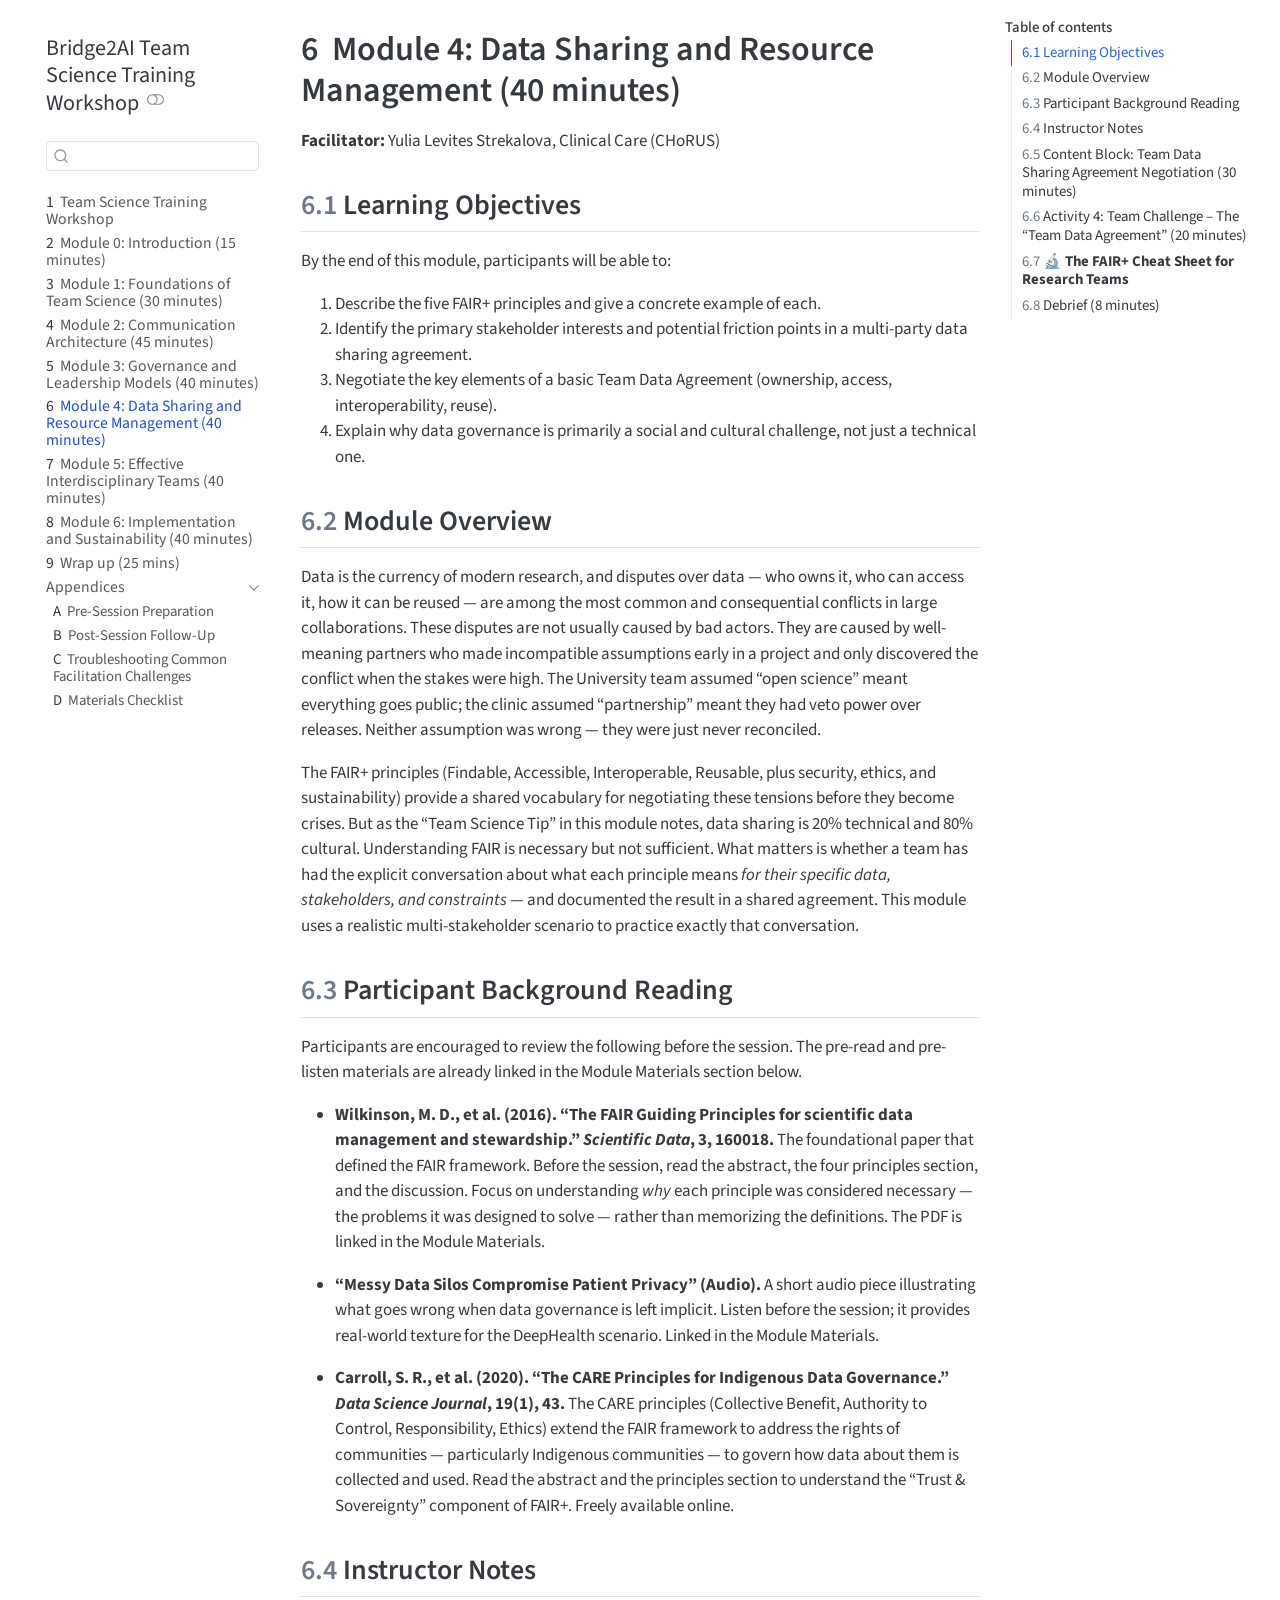
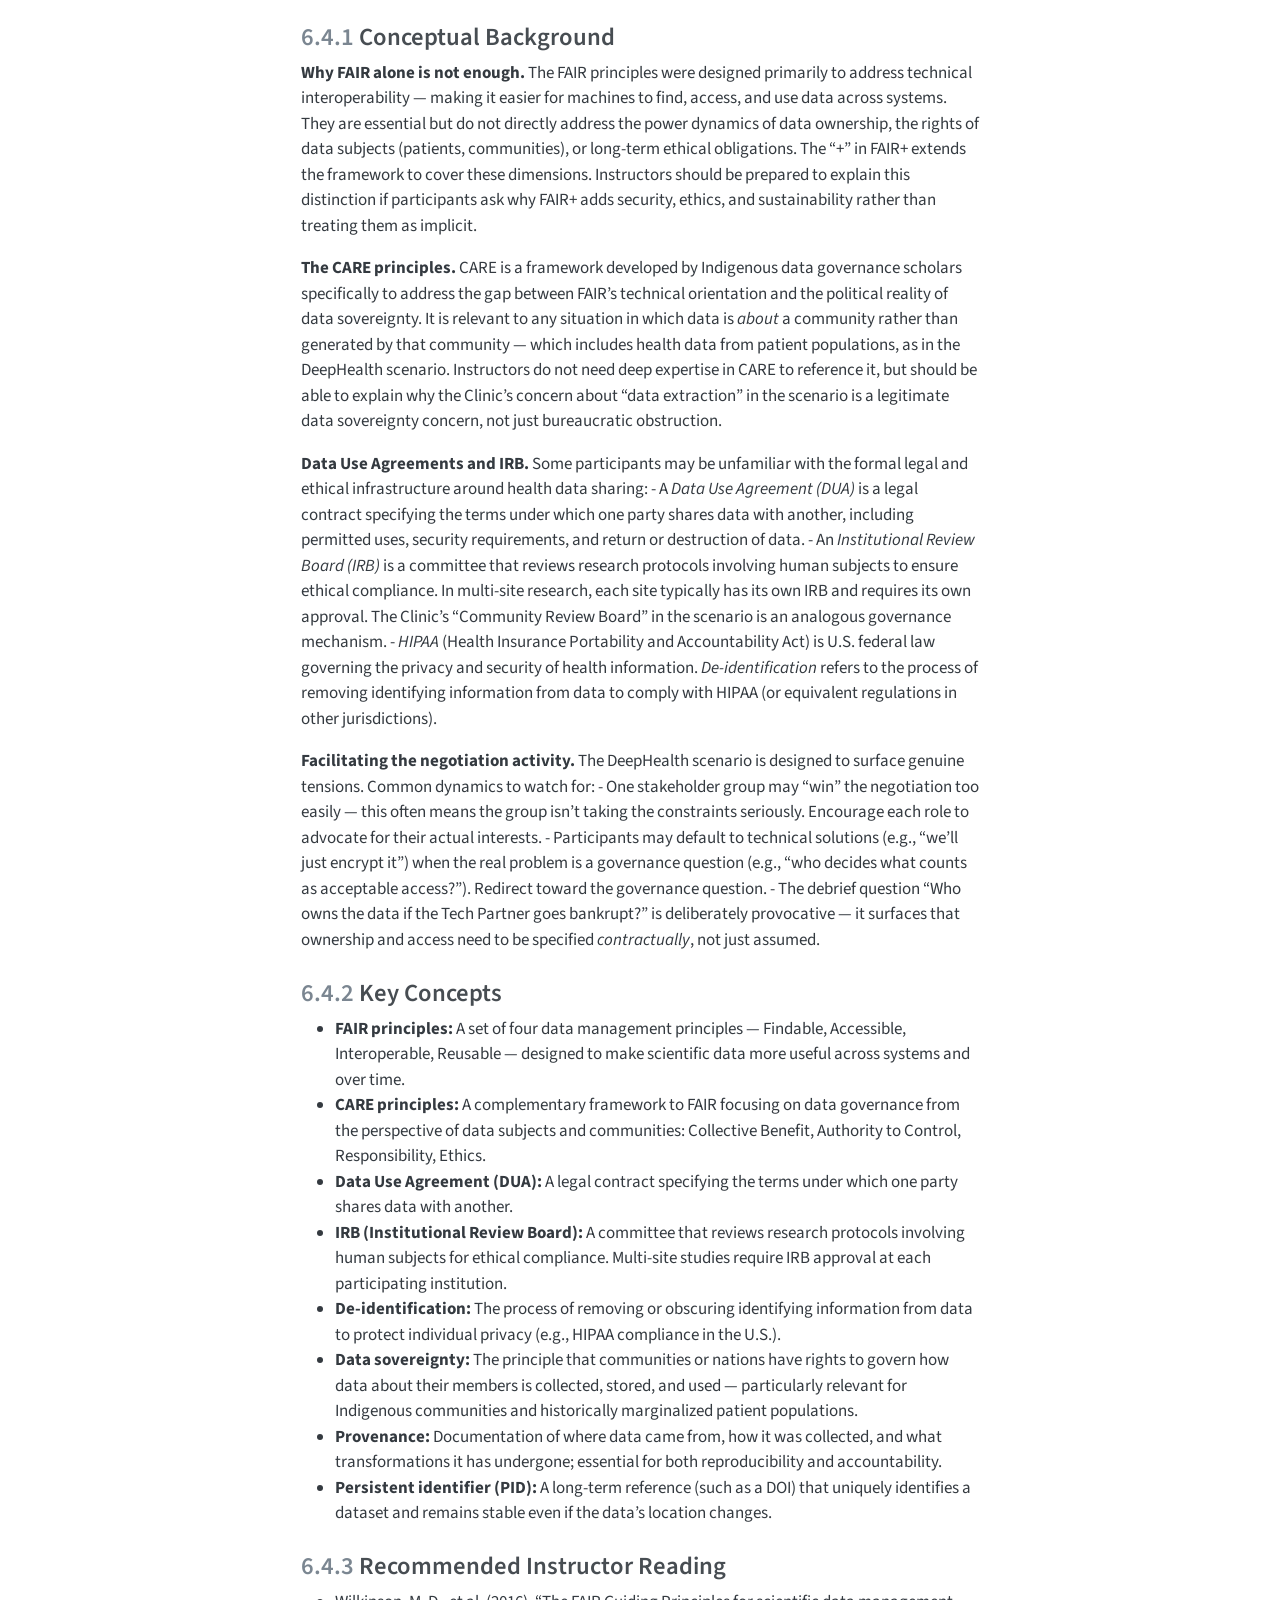
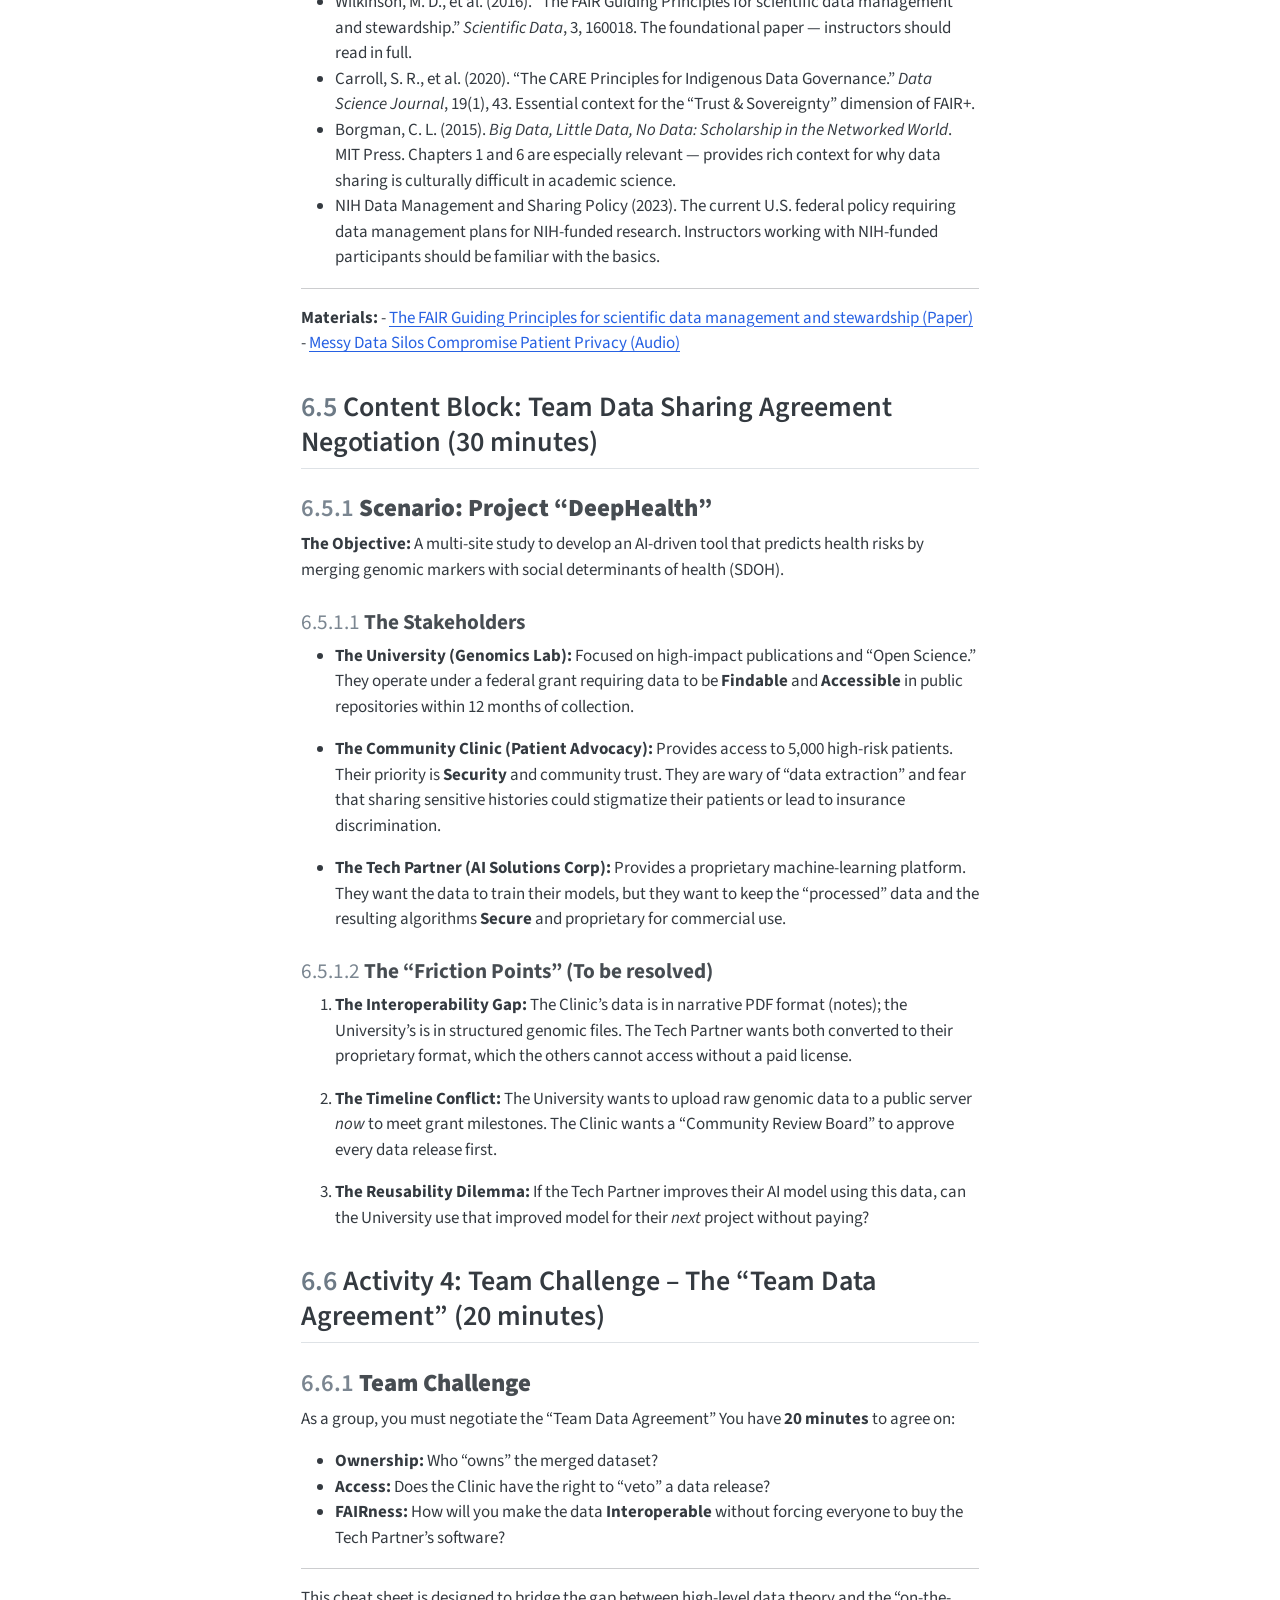
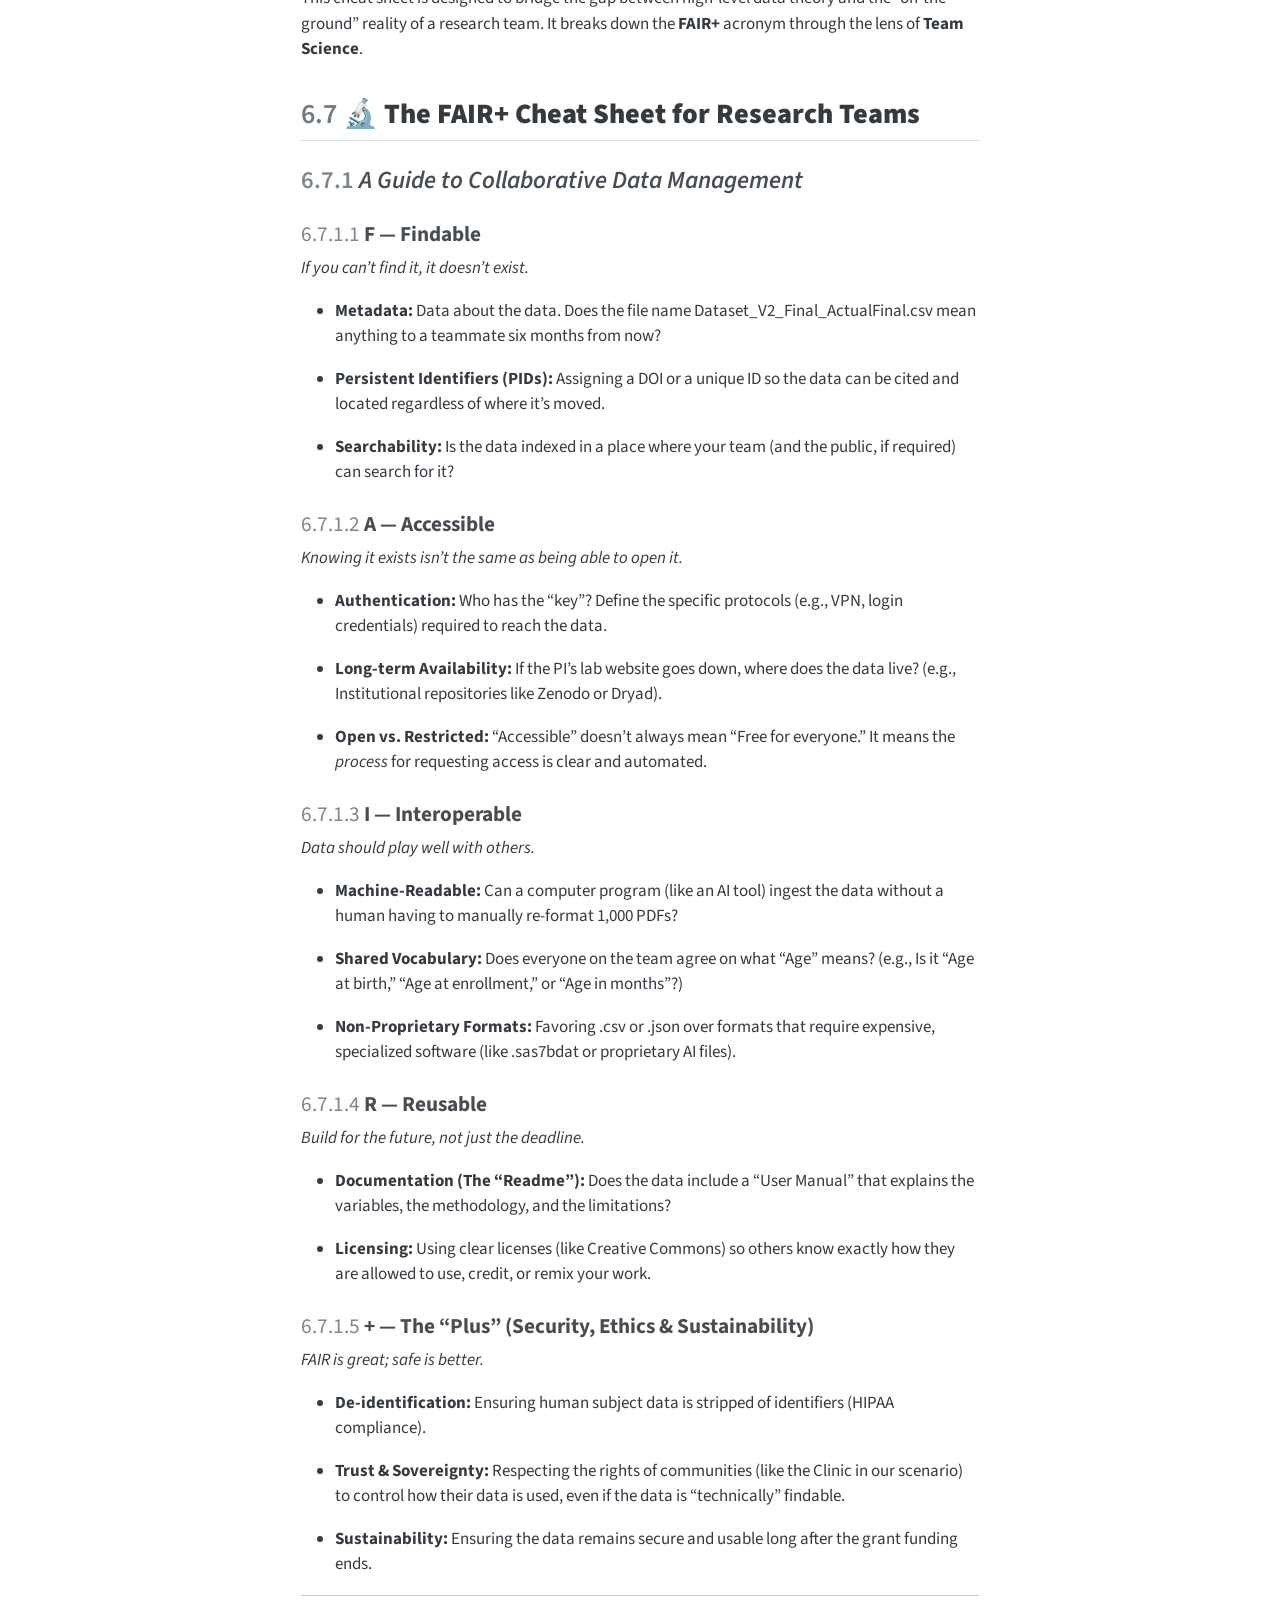
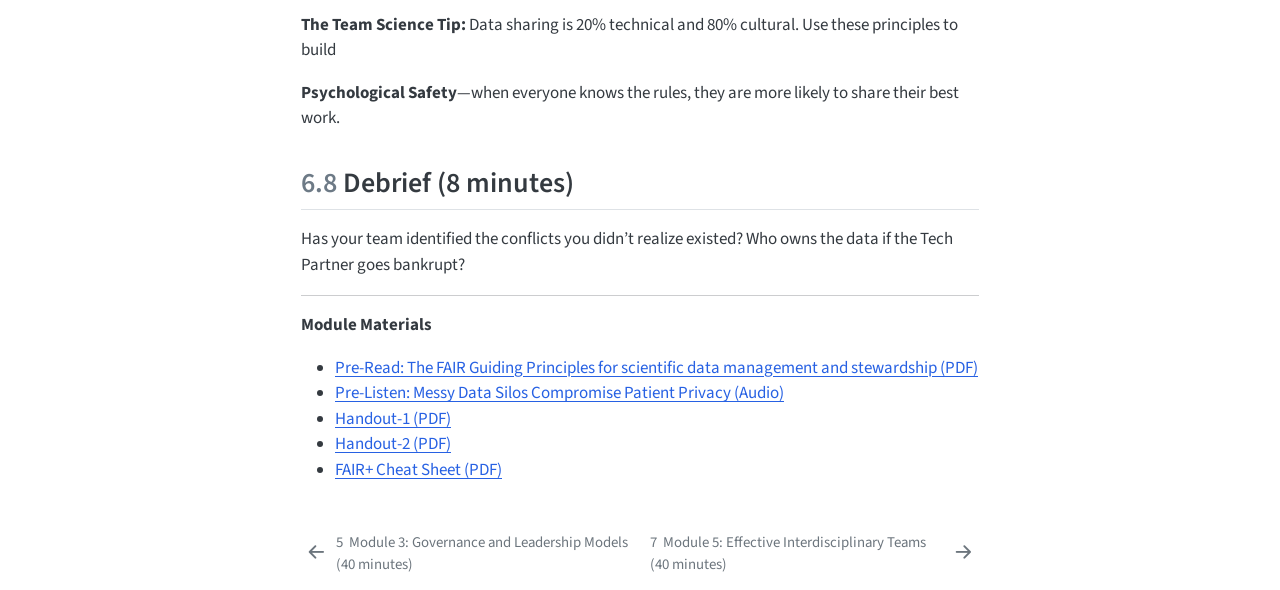
<file: module-4-data-sharing.html>
<!DOCTYPE html>
<html xmlns="http://www.w3.org/1999/xhtml" lang="en" xml:lang="en"><head>

<meta charset="utf-8">
<meta name="generator" content="quarto-1.11.9">

<meta name="viewport" content="width=device-width, initial-scale=1.0, user-scalable=yes">


<title>6&nbsp; Module 4: Data Sharing and Resource Management (40 minutes) – Bridge2AI Team Science Training Workshop</title>
<style>
/* Default styles provided by pandoc.
** See https://pandoc.org/MANUAL.html#variables-for-html for config info.
*/
span.smallcaps{font-variant: small-caps;}
div.columns{display: flex; gap: 1.5em;}
div.column{flex: auto;}
@media screen {
div.columns{gap: min(4vw, 1.5em);}
div.column{overflow-x: auto;}
}
div.hanging-indent{margin-left: 1.5em; text-indent: -1.5em;}
ul.task-list{list-style: none;}
ul.task-list li input[type="checkbox"] {
  width: 0.8em;
  margin: 0 0.8em 0.2em -1em; /* quarto-specific, see https://github.com/quarto-dev/quarto-cli/issues/4556 */ 
  vertical-align: middle;
}
</style>


<script src="site_libs/quarto-nav/quarto-nav.js"></script>
<script src="site_libs/quarto-nav/headroom.min.js"></script>
<script src="site_libs/clipboard/clipboard.min.js"></script>
<script src="site_libs/quarto-search/autocomplete.umd.js"></script>
<script src="site_libs/quarto-search/fuse.min.js"></script>
<script src="site_libs/quarto-search/quarto-search.js"></script>
<meta name="quarto:offset" content="./">
<link href="./module-5-inclusion.html" rel="next">
<link href="./module-3-governance.html" rel="prev">
<script src="site_libs/quarto-html/quarto.js" type="module"></script>
<script src="site_libs/quarto-html/tabsets/tabsets.js" type="module"></script>
<script src="site_libs/quarto-html/scrollable-regions/scrollable-regions.js" type="module"></script>
<script src="site_libs/quarto-html/popper.min.js"></script>
<script src="site_libs/quarto-html/tippy.umd.min.js"></script>
<script src="site_libs/quarto-html/anchor.min.js"></script>
<link href="site_libs/quarto-html/tippy.css" rel="stylesheet">
<link href="site_libs/quarto-html/quarto-syntax-highlighting-63b5708e65d6cd79cd7618c58d0c21e7.css" rel="stylesheet" class="quarto-color-scheme" id="quarto-text-highlighting-styles">
<link href="site_libs/quarto-html/quarto-syntax-highlighting-dark-447e42e69aaa9833c0ba1b986f430b20.css" rel="stylesheet" class="quarto-color-scheme quarto-color-alternate" id="quarto-text-highlighting-styles">
<link href="site_libs/quarto-html/quarto-syntax-highlighting-63b5708e65d6cd79cd7618c58d0c21e7.css" rel="stylesheet" class="quarto-color-scheme-extra" id="quarto-text-highlighting-styles">
<script src="site_libs/bootstrap/bootstrap.min.js"></script>
<link href="site_libs/bootstrap/bootstrap-icons.css" rel="stylesheet">
<link href="site_libs/bootstrap/bootstrap-fd437c11ef914449285a5c26e0daa494.min.css" rel="stylesheet" append-hash="true" class="quarto-color-scheme" id="quarto-bootstrap" data-mode="light">
<link href="site_libs/bootstrap/bootstrap-dark-c22d121c1962cb4eb0d4148300656303.min.css" rel="stylesheet" append-hash="true" class="quarto-color-scheme quarto-color-alternate" id="quarto-bootstrap" data-mode="dark">
<link href="site_libs/bootstrap/bootstrap-fd437c11ef914449285a5c26e0daa494.min.css" rel="stylesheet" append-hash="true" class="quarto-color-scheme-extra" id="quarto-bootstrap" data-mode="light">
<script id="quarto-search-options" type="application/json">{
  "location": "sidebar",
  "copy-button": false,
  "collapse-after": 3,
  "panel-placement": "start",
  "type": "textbox",
  "limit": 50,
  "keyboard-shortcut": [
    "f",
    "/",
    "s"
  ],
  "show-item-context": false,
  "language": {
    "search-no-results-text": "No results",
    "search-matching-documents-text": "matching documents",
    "search-copy-link-title": "Copy link to search",
    "search-hide-matches-text": "Hide additional matches",
    "search-more-match-text": "more match in this document",
    "search-more-matches-text": "more matches in this document",
    "search-clear-button-title": "Clear",
    "search-text-placeholder": "",
    "search-detached-cancel-button-title": "Cancel",
    "search-submit-button-title": "Submit",
    "search-label": "Search"
  }
}</script>


</head>

<body class="nav-sidebar floating quarto-light"><a id="quarto-skip-link" class="visually-hidden-focusable" href="#quarto-document-content">Skip to main content</a><script id="quarto-html-before-body" type="application/javascript">
    const toggleBodyColorMode = (bsSheetEl) => {
      const mode = bsSheetEl.getAttribute("data-mode");
      const bodyEl = window.document.querySelector("body");
      if (mode === "dark") {
        bodyEl.classList.add("quarto-dark");
        bodyEl.classList.remove("quarto-light");
      } else {
        bodyEl.classList.add("quarto-light");
        bodyEl.classList.remove("quarto-dark");
      }
    }
    const toggleBodyColorPrimary = () => {
      const bsSheetEl = window.document.querySelector("link#quarto-bootstrap:not([rel=disabled-stylesheet])");
      if (bsSheetEl) {
        toggleBodyColorMode(bsSheetEl);
      }
    }
    const setColorSchemeToggle = (alternate) => {
      const toggles = window.document.querySelectorAll('.quarto-color-scheme-toggle');
      for (let i=0; i < toggles.length; i++) {
        const toggle = toggles[i];
        if (toggle) {
          toggle.setAttribute("aria-checked", alternate ? "true" : "false");
          if (alternate) {
            toggle.classList.add("alternate");
          } else {
            toggle.classList.remove("alternate");
          }
        }
      }
    };
    const toggleColorMode = (alternate) => {
      // Switch the stylesheets
      const primaryStylesheets = window.document.querySelectorAll('link.quarto-color-scheme:not(.quarto-color-alternate)');
      const alternateStylesheets = window.document.querySelectorAll('link.quarto-color-scheme.quarto-color-alternate');
      manageTransitions('#quarto-margin-sidebar .nav-link', false);
      if (alternate) {
        // note: dark is layered on light, we don't disable primary!
        enableStylesheet(alternateStylesheets);
        for (const sheetNode of alternateStylesheets) {
          if (sheetNode.id === "quarto-bootstrap") {
            toggleBodyColorMode(sheetNode);
          }
        }
      } else {
        disableStylesheet(alternateStylesheets);
        enableStylesheet(primaryStylesheets)
        toggleBodyColorPrimary();
      }
      manageTransitions('#quarto-margin-sidebar .nav-link', true);
      // Switch the toggles
      setColorSchemeToggle(alternate)
    }
    // Hack to workaround the fact that safari doesn't
    // properly recolor the scrollbar when toggling (#1455).
    // Not run on load: stylesheets are set before first paint there, and
    // scrolling would undo the scroll to a URL fragment (#14973).
    // The one pixel nudge keeps the reader where they were.
    const refreshSafariScrollbar = () => {
      if (navigator.userAgent.indexOf('Safari') > 0 && navigator.userAgent.indexOf('Chrome') == -1) {
        manageTransitions("body", false);
        const scrollY = window.scrollY;
        window.scrollTo(0, scrollY > 0 ? scrollY - 1 : 1);
        setTimeout(() => {
          window.scrollTo(0, scrollY);
          manageTransitions("body", true);
        }, 40);
      }
    }
    const disableStylesheet = (stylesheets) => {
      for (let i=0; i < stylesheets.length; i++) {
        const stylesheet = stylesheets[i];
        stylesheet.rel = 'disabled-stylesheet';
      }
    }
    const enableStylesheet = (stylesheets) => {
      for (let i=0; i < stylesheets.length; i++) {
        const stylesheet = stylesheets[i];
        if(stylesheet.rel !== 'stylesheet') { // for Chrome, which will still FOUC without this check
          stylesheet.rel = 'stylesheet';
        }
      }
    }
    const manageTransitions = (selector, allowTransitions) => {
      const els = window.document.querySelectorAll(selector);
      for (let i=0; i < els.length; i++) {
        const el = els[i];
        if (allowTransitions) {
          el.classList.remove('notransition');
        } else {
          el.classList.add('notransition');
        }
      }
    }
    const isFileUrl = () => {
      return window.location.protocol === 'file:';
    }
    const hasAlternateSentinel = () => {
      let styleSentinel = getColorSchemeSentinel();
      if (styleSentinel !== null) {
        return styleSentinel === "alternate";
      } else {
        return false;
      }
    }
    const setStyleSentinel = (alternate) => {
      const value = alternate ? "alternate" : "default";
      if (!isFileUrl()) {
        window.localStorage.setItem("quarto-color-scheme", value);
      } else {
        localAlternateSentinel = value;
      }
    }
    const getColorSchemeSentinel = () => {
      if (!isFileUrl()) {
        const storageValue = window.localStorage.getItem("quarto-color-scheme");
        return storageValue != null ? storageValue : localAlternateSentinel;
      } else {
        return localAlternateSentinel;
      }
    }
    const toggleGiscusIfUsed = (isAlternate, darkModeDefault) => {
      const baseTheme = document.querySelector('#giscus-base-theme')?.value ?? 'light';
      const alternateTheme = document.querySelector('#giscus-alt-theme')?.value ?? 'dark';
      let newTheme = '';
      if(authorPrefersDark) {
        newTheme = isAlternate ? baseTheme : alternateTheme;
      } else {
        newTheme = isAlternate ? alternateTheme : baseTheme;
      }
      const changeGiscusTheme = () => {
        // From: https://github.com/giscus/giscus/issues/336
        const sendMessage = (message) => {
          const iframe = document.querySelector('iframe.giscus-frame');
          if (!iframe) return;
          iframe.contentWindow.postMessage({ giscus: message }, 'https://giscus.app');
        }
        sendMessage({
          setConfig: {
            theme: newTheme
          }
        });
      }
      const isGiscussLoaded = window.document.querySelector('iframe.giscus-frame') !== null;
      if (isGiscussLoaded) {
        changeGiscusTheme();
      }
    };
    const authorPrefersDark = false;
    const queryPrefersDark = window.matchMedia('(prefers-color-scheme: dark)');
    const darkModeDefault = queryPrefersDark.matches;
      document.querySelector('link#quarto-text-highlighting-styles.quarto-color-scheme-extra').rel = 'disabled-stylesheet';
      document.querySelector('link#quarto-bootstrap.quarto-color-scheme-extra').rel = 'disabled-stylesheet';
    let localAlternateSentinel = darkModeDefault ? 'alternate' : 'default';
    // Dark / light mode switch
    window.quartoToggleColorScheme = () => {
      // Read the current dark / light value
      let toAlternate = !hasAlternateSentinel();
      toggleColorMode(toAlternate);
      refreshSafariScrollbar();
      setStyleSentinel(toAlternate);
      toggleGiscusIfUsed(toAlternate, darkModeDefault);
      window.dispatchEvent(new Event('resize'));
    };
    queryPrefersDark.addEventListener("change", e => {
      if(window.localStorage.getItem("quarto-color-scheme") !== null)
        return;
      const alternate = e.matches
      toggleColorMode(alternate);
      refreshSafariScrollbar();
      localAlternateSentinel = e.matches ? 'alternate' : 'default'; // this is used alongside local storage!
      toggleGiscusIfUsed(alternate, darkModeDefault);
    });
    // Switch to dark mode if need be
    if (hasAlternateSentinel()) {
      toggleColorMode(true);
    } else {
      toggleColorMode(false);
    }
  </script>

<div id="quarto-search-results"></div>
  <header id="quarto-header" class="headroom fixed-top">
  <nav class="quarto-secondary-nav" aria-label="Toolbar">
    <div class="container-fluid d-flex">
      <button type="button" class="quarto-btn-toggle btn" data-bs-toggle="collapse" role="button" data-bs-target=".quarto-sidebar-collapse-item" aria-controls="quarto-sidebar" aria-expanded="false" aria-label="Toggle sidebar navigation" onclick="if (window.quartoToggleHeadroom) { window.quartoToggleHeadroom(); }">
        <i class="bi bi-layout-text-sidebar-reverse"></i>
      </button>
        <nav class="quarto-page-breadcrumbs" aria-label="Breadcrumbs"><ol class="breadcrumb"><li class="breadcrumb-item"><a href="./module-4-data-sharing.html"><span class="chapter-number">6</span>&nbsp; <span class="chapter-title">Module 4: Data Sharing and Resource Management (40 minutes)</span></a></li></ol></nav>
        <a class="flex-grow-1" data-bs-toggle="collapse" data-bs-target=".quarto-sidebar-collapse-item" onclick="if (window.quartoToggleHeadroom) { window.quartoToggleHeadroom(); }">      
        </a>
      <button type="button" class="btn quarto-search-button" aria-label="Search" onclick="window.quartoOpenSearch();">
        <i class="bi bi-search"></i>
      </button>
    </div>
  </nav>
</header>
<!-- content -->
<div id="quarto-content" class="quarto-container page-columns page-rows-contents page-layout-article">
<!-- sidebar -->
  <nav id="quarto-sidebar" class="sidebar collapse collapse-horizontal quarto-sidebar-collapse-item sidebar-navigation floating overflow-auto" aria-label="Site">
    <div class="pt-lg-2 mt-2 text-left sidebar-header">
    <div class="sidebar-title mb-0 py-0">
      <a href="./">Bridge2AI Team Science Training Workshop</a> 
        <div class="sidebar-tools-main">
  <button type="button" role="switch" aria-checked="false" class="quarto-color-scheme-toggle quarto-navigation-tool  px-1" onclick="window.quartoToggleColorScheme(); return false;" title="Toggle dark mode" aria-label="Toggle dark mode"><i class="bi"></i></button>
</div>
    </div>
      </div>
        <div class="mt-2 flex-shrink-0 align-items-center">
        <div class="sidebar-search">
        <div id="quarto-search" class="" title="Search"></div>
        </div>
        </div>
    <div class="sidebar-menu-container"> 
    <ul class="list-unstyled mt-1">
        <li class="sidebar-item">
  <div class="sidebar-item-container"> 
  <a href="./index.html" class="sidebar-item-text sidebar-link">
 <span class="menu-text"><span class="chapter-number">1</span>&nbsp; <span class="chapter-title">Team Science Training Workshop</span></span></a>
  </div>
</li>
        <li class="sidebar-item">
  <div class="sidebar-item-container"> 
  <a href="./module-0-introductions.html" class="sidebar-item-text sidebar-link">
 <span class="menu-text"><span class="chapter-number">2</span>&nbsp; <span class="chapter-title">Module 0: Introduction (15 minutes)</span></span></a>
  </div>
</li>
        <li class="sidebar-item">
  <div class="sidebar-item-container"> 
  <a href="./module-1-foundations.html" class="sidebar-item-text sidebar-link">
 <span class="menu-text"><span class="chapter-number">3</span>&nbsp; <span class="chapter-title">Module 1: Foundations of Team Science (30 minutes)</span></span></a>
  </div>
</li>
        <li class="sidebar-item">
  <div class="sidebar-item-container"> 
  <a href="./module-2-communication.html" class="sidebar-item-text sidebar-link">
 <span class="menu-text"><span class="chapter-number">4</span>&nbsp; <span class="chapter-title">Module 2: Communication Architecture (45 minutes)</span></span></a>
  </div>
</li>
        <li class="sidebar-item">
  <div class="sidebar-item-container"> 
  <a href="./module-3-governance.html" class="sidebar-item-text sidebar-link">
 <span class="menu-text"><span class="chapter-number">5</span>&nbsp; <span class="chapter-title">Module 3: Governance and Leadership Models (40 minutes)</span></span></a>
  </div>
</li>
        <li class="sidebar-item">
  <div class="sidebar-item-container"> 
  <a href="./module-4-data-sharing.html" class="sidebar-item-text sidebar-link active">
 <span class="menu-text"><span class="chapter-number">6</span>&nbsp; <span class="chapter-title">Module 4: Data Sharing and Resource Management (40 minutes)</span></span></a>
  </div>
</li>
        <li class="sidebar-item">
  <div class="sidebar-item-container"> 
  <a href="./module-5-inclusion.html" class="sidebar-item-text sidebar-link">
 <span class="menu-text"><span class="chapter-number">7</span>&nbsp; <span class="chapter-title">Module 5: Effective Interdisciplinary Teams (40 minutes)</span></span></a>
  </div>
</li>
        <li class="sidebar-item">
  <div class="sidebar-item-container"> 
  <a href="./module-6-implementation.html" class="sidebar-item-text sidebar-link">
 <span class="menu-text"><span class="chapter-number">8</span>&nbsp; <span class="chapter-title">Module 6: Implementation and Sustainability (40 minutes)</span></span></a>
  </div>
</li>
        <li class="sidebar-item">
  <div class="sidebar-item-container"> 
  <a href="./wrap-up.html" class="sidebar-item-text sidebar-link">
 <span class="menu-text"><span class="chapter-number">9</span>&nbsp; <span class="chapter-title">Wrap up (25 mins)</span></span></a>
  </div>
</li>
        <li class="sidebar-item sidebar-item-section">
      <div class="sidebar-item-container"> 
            <button type="button" class="sidebar-item-text sidebar-item-toggle sidebar-link text-start" data-bs-toggle="collapse" data-bs-target="#quarto-sidebar-section-1" aria-controls="quarto-sidebar-section-1" aria-expanded="true">
 <span class="menu-text" id="quarto-sidebar-section-1-label">Appendices</span><i class="bi bi-chevron-right" aria-hidden="true"></i></button>
      </div>
      <ul id="quarto-sidebar-section-1" aria-labelledby="quarto-sidebar-section-1-label" class="collapse list-unstyled sidebar-section depth1 show">  
          <li class="sidebar-item">
  <div class="sidebar-item-container"> 
  <a href="./pre-session-preparation.html" class="sidebar-item-text sidebar-link">
 <span class="menu-text"><span class="chapter-number">A</span>&nbsp; <span class="chapter-title">Pre-Session Preparation</span></span></a>
  </div>
</li>
          <li class="sidebar-item">
  <div class="sidebar-item-container"> 
  <a href="./post-session-follow-up.html" class="sidebar-item-text sidebar-link">
 <span class="menu-text"><span class="chapter-number">B</span>&nbsp; <span class="chapter-title">Post-Session Follow-Up</span></span></a>
  </div>
</li>
          <li class="sidebar-item">
  <div class="sidebar-item-container"> 
  <a href="./troubleshooting.html" class="sidebar-item-text sidebar-link">
 <span class="menu-text"><span class="chapter-number">C</span>&nbsp; <span class="chapter-title">Troubleshooting Common Facilitation Challenges</span></span></a>
  </div>
</li>
          <li class="sidebar-item">
  <div class="sidebar-item-container"> 
  <a href="./materials-checklist.html" class="sidebar-item-text sidebar-link">
 <span class="menu-text"><span class="chapter-number">D</span>&nbsp; <span class="chapter-title">Materials Checklist</span></span></a>
  </div>
</li>
      </ul>
  </li>
    </ul>
    </div>
</nav>
<div id="quarto-sidebar-glass" class="quarto-sidebar-collapse-item" data-bs-toggle="collapse" data-bs-target=".quarto-sidebar-collapse-item"></div>
<!-- margin-sidebar -->
    <div id="quarto-margin-sidebar" class="sidebar margin-sidebar">
        <nav id="TOC" role="doc-toc" aria-labelledby="toc-title" class="toc-active">
    <h2 id="toc-title">Table of contents</h2>
   
  <ul>
  <li><a href="#learning-objectives" id="toc-learning-objectives" class="nav-link active" data-scroll-target="#learning-objectives"><span class="header-section-number">6.1</span> Learning Objectives</a></li>
  <li><a href="#module-overview" id="toc-module-overview" class="nav-link" data-scroll-target="#module-overview"><span class="header-section-number">6.2</span> Module Overview</a></li>
  <li><a href="#participant-background-reading" id="toc-participant-background-reading" class="nav-link" data-scroll-target="#participant-background-reading"><span class="header-section-number">6.3</span> Participant Background Reading</a></li>
  <li><a href="#instructor-notes" id="toc-instructor-notes" class="nav-link" data-scroll-target="#instructor-notes"><span class="header-section-number">6.4</span> Instructor Notes</a>
  <ul class="collapse">
  <li><a href="#conceptual-background" id="toc-conceptual-background" class="nav-link" data-scroll-target="#conceptual-background"><span class="header-section-number">6.4.1</span> Conceptual Background</a></li>
  <li><a href="#key-concepts" id="toc-key-concepts" class="nav-link" data-scroll-target="#key-concepts"><span class="header-section-number">6.4.2</span> Key Concepts</a></li>
  <li><a href="#recommended-instructor-reading" id="toc-recommended-instructor-reading" class="nav-link" data-scroll-target="#recommended-instructor-reading"><span class="header-section-number">6.4.3</span> Recommended Instructor Reading</a></li>
  </ul></li>
  <li><a href="#content-block-team-data-sharing-agreement-negotiation-30-minutes" id="toc-content-block-team-data-sharing-agreement-negotiation-30-minutes" class="nav-link" data-scroll-target="#content-block-team-data-sharing-agreement-negotiation-30-minutes"><span class="header-section-number">6.5</span> Content Block: Team Data Sharing Agreement Negotiation (30 minutes)</a>
  <ul class="collapse">
  <li><a href="#scenario-project-deephealth" id="toc-scenario-project-deephealth" class="nav-link" data-scroll-target="#scenario-project-deephealth"><span class="header-section-number">6.5.1</span> <strong>Scenario: Project “DeepHealth”</strong></a></li>
  </ul></li>
  <li><a href="#activity-4-team-challenge-the-team-data-agreement-20-minutes" id="toc-activity-4-team-challenge-the-team-data-agreement-20-minutes" class="nav-link" data-scroll-target="#activity-4-team-challenge-the-team-data-agreement-20-minutes"><span class="header-section-number">6.6</span> Activity 4: Team Challenge – The “Team Data Agreement” (20 minutes)</a>
  <ul class="collapse">
  <li><a href="#team-challenge" id="toc-team-challenge" class="nav-link" data-scroll-target="#team-challenge"><span class="header-section-number">6.6.1</span> <strong>Team Challenge</strong></a></li>
  </ul></li>
  <li><a href="#the-fair-cheat-sheet-for-research-teams" id="toc-the-fair-cheat-sheet-for-research-teams" class="nav-link" data-scroll-target="#the-fair-cheat-sheet-for-research-teams"><span class="header-section-number">6.7</span> <strong>🔬 The FAIR+ Cheat Sheet for Research Teams</strong></a>
  <ul class="collapse">
  <li><a href="#a-guide-to-collaborative-data-management" id="toc-a-guide-to-collaborative-data-management" class="nav-link" data-scroll-target="#a-guide-to-collaborative-data-management"><span class="header-section-number">6.7.1</span> <em>A Guide to Collaborative Data Management</em></a></li>
  </ul></li>
  <li><a href="#debrief-8-minutes" id="toc-debrief-8-minutes" class="nav-link" data-scroll-target="#debrief-8-minutes"><span class="header-section-number">6.8</span> Debrief (8 minutes)</a></li>
  </ul>
</nav>
    </div>
<!-- main -->
<main class="content" id="quarto-document-content" tabindex="-1">


<header id="title-block-header" class="quarto-title-block default">
<div class="quarto-title">
<h1 class="title"><span class="chapter-number">6</span>&nbsp; <span class="chapter-title">Module 4: Data Sharing and Resource Management (40 minutes)</span></h1>
</div>



<div class="quarto-title-meta">

    
  
    
  </div>
  


</header>


<p><strong>Facilitator:</strong> Yulia Levites Strekalova, Clinical Care (CHoRUS)</p>
<section id="learning-objectives" class="level2" data-number="6.1">
<h2 data-number="6.1" class="anchored" data-anchor-id="learning-objectives"><span class="header-section-number">6.1</span> Learning Objectives</h2>
<p>By the end of this module, participants will be able to:</p>
<ol type="1">
<li>Describe the five FAIR+ principles and give a concrete example of each.</li>
<li>Identify the primary stakeholder interests and potential friction points in a multi-party data sharing agreement.</li>
<li>Negotiate the key elements of a basic Team Data Agreement (ownership, access, interoperability, reuse).</li>
<li>Explain why data governance is primarily a social and cultural challenge, not just a technical one.</li>
</ol>
</section>
<section id="module-overview" class="level2" data-number="6.2">
<h2 data-number="6.2" class="anchored" data-anchor-id="module-overview"><span class="header-section-number">6.2</span> Module Overview</h2>
<p>Data is the currency of modern research, and disputes over data — who owns it, who can access it, how it can be reused — are among the most common and consequential conflicts in large collaborations. These disputes are not usually caused by bad actors. They are caused by well-meaning partners who made incompatible assumptions early in a project and only discovered the conflict when the stakes were high. The University team assumed “open science” meant everything goes public; the clinic assumed “partnership” meant they had veto power over releases. Neither assumption was wrong — they were just never reconciled.</p>
<p>The FAIR+ principles (Findable, Accessible, Interoperable, Reusable, plus security, ethics, and sustainability) provide a shared vocabulary for negotiating these tensions before they become crises. But as the “Team Science Tip” in this module notes, data sharing is 20% technical and 80% cultural. Understanding FAIR is necessary but not sufficient. What matters is whether a team has had the explicit conversation about what each principle means <em>for their specific data, stakeholders, and constraints</em> — and documented the result in a shared agreement. This module uses a realistic multi-stakeholder scenario to practice exactly that conversation.</p>
</section>
<section id="participant-background-reading" class="level2" data-number="6.3">
<h2 data-number="6.3" class="anchored" data-anchor-id="participant-background-reading"><span class="header-section-number">6.3</span> Participant Background Reading</h2>
<p>Participants are encouraged to review the following before the session. The pre-read and pre-listen materials are already linked in the Module Materials section below.</p>
<ul>
<li><p><strong>Wilkinson, M. D., et al.&nbsp;(2016). “The FAIR Guiding Principles for scientific data management and stewardship.” <em>Scientific Data</em>, 3, 160018.</strong> The foundational paper that defined the FAIR framework. Before the session, read the abstract, the four principles section, and the discussion. Focus on understanding <em>why</em> each principle was considered necessary — the problems it was designed to solve — rather than memorizing the definitions. The PDF is linked in the Module Materials.</p></li>
<li><p><strong>“Messy Data Silos Compromise Patient Privacy” (Audio).</strong> A short audio piece illustrating what goes wrong when data governance is left implicit. Listen before the session; it provides real-world texture for the DeepHealth scenario. Linked in the Module Materials.</p></li>
<li><p><strong>Carroll, S. R., et al.&nbsp;(2020). “The CARE Principles for Indigenous Data Governance.” <em>Data Science Journal</em>, 19(1), 43.</strong> The CARE principles (Collective Benefit, Authority to Control, Responsibility, Ethics) extend the FAIR framework to address the rights of communities — particularly Indigenous communities — to govern how data about them is collected and used. Read the abstract and the principles section to understand the “Trust &amp; Sovereignty” component of FAIR+. Freely available online.</p></li>
</ul>
</section>
<section id="instructor-notes" class="level2" data-number="6.4">
<h2 data-number="6.4" class="anchored" data-anchor-id="instructor-notes"><span class="header-section-number">6.4</span> Instructor Notes</h2>
<section id="conceptual-background" class="level3" data-number="6.4.1">
<h3 data-number="6.4.1" class="anchored" data-anchor-id="conceptual-background"><span class="header-section-number">6.4.1</span> Conceptual Background</h3>
<p><strong>Why FAIR alone is not enough.</strong> The FAIR principles were designed primarily to address technical interoperability — making it easier for machines to find, access, and use data across systems. They are essential but do not directly address the power dynamics of data ownership, the rights of data subjects (patients, communities), or long-term ethical obligations. The “+” in FAIR+ extends the framework to cover these dimensions. Instructors should be prepared to explain this distinction if participants ask why FAIR+ adds security, ethics, and sustainability rather than treating them as implicit.</p>
<p><strong>The CARE principles.</strong> CARE is a framework developed by Indigenous data governance scholars specifically to address the gap between FAIR’s technical orientation and the political reality of data sovereignty. It is relevant to any situation in which data is <em>about</em> a community rather than generated by that community — which includes health data from patient populations, as in the DeepHealth scenario. Instructors do not need deep expertise in CARE to reference it, but should be able to explain why the Clinic’s concern about “data extraction” in the scenario is a legitimate data sovereignty concern, not just bureaucratic obstruction.</p>
<p><strong>Data Use Agreements and IRB.</strong> Some participants may be unfamiliar with the formal legal and ethical infrastructure around health data sharing: - A <em>Data Use Agreement (DUA)</em> is a legal contract specifying the terms under which one party shares data with another, including permitted uses, security requirements, and return or destruction of data. - An <em>Institutional Review Board (IRB)</em> is a committee that reviews research protocols involving human subjects to ensure ethical compliance. In multi-site research, each site typically has its own IRB and requires its own approval. The Clinic’s “Community Review Board” in the scenario is an analogous governance mechanism. - <em>HIPAA</em> (Health Insurance Portability and Accountability Act) is U.S. federal law governing the privacy and security of health information. <em>De-identification</em> refers to the process of removing identifying information from data to comply with HIPAA (or equivalent regulations in other jurisdictions).</p>
<p><strong>Facilitating the negotiation activity.</strong> The DeepHealth scenario is designed to surface genuine tensions. Common dynamics to watch for: - One stakeholder group may “win” the negotiation too easily — this often means the group isn’t taking the constraints seriously. Encourage each role to advocate for their actual interests. - Participants may default to technical solutions (e.g., “we’ll just encrypt it”) when the real problem is a governance question (e.g., “who decides what counts as acceptable access?”). Redirect toward the governance question. - The debrief question “Who owns the data if the Tech Partner goes bankrupt?” is deliberately provocative — it surfaces that ownership and access need to be specified <em>contractually</em>, not just assumed.</p>
</section>
<section id="key-concepts" class="level3" data-number="6.4.2">
<h3 data-number="6.4.2" class="anchored" data-anchor-id="key-concepts"><span class="header-section-number">6.4.2</span> Key Concepts</h3>
<ul>
<li><strong>FAIR principles:</strong> A set of four data management principles — Findable, Accessible, Interoperable, Reusable — designed to make scientific data more useful across systems and over time.</li>
<li><strong>CARE principles:</strong> A complementary framework to FAIR focusing on data governance from the perspective of data subjects and communities: Collective Benefit, Authority to Control, Responsibility, Ethics.</li>
<li><strong>Data Use Agreement (DUA):</strong> A legal contract specifying the terms under which one party shares data with another.</li>
<li><strong>IRB (Institutional Review Board):</strong> A committee that reviews research protocols involving human subjects for ethical compliance. Multi-site studies require IRB approval at each participating institution.</li>
<li><strong>De-identification:</strong> The process of removing or obscuring identifying information from data to protect individual privacy (e.g., HIPAA compliance in the U.S.).</li>
<li><strong>Data sovereignty:</strong> The principle that communities or nations have rights to govern how data about their members is collected, stored, and used — particularly relevant for Indigenous communities and historically marginalized patient populations.</li>
<li><strong>Provenance:</strong> Documentation of where data came from, how it was collected, and what transformations it has undergone; essential for both reproducibility and accountability.</li>
<li><strong>Persistent identifier (PID):</strong> A long-term reference (such as a DOI) that uniquely identifies a dataset and remains stable even if the data’s location changes.</li>
</ul>
</section>
<section id="recommended-instructor-reading" class="level3" data-number="6.4.3">
<h3 data-number="6.4.3" class="anchored" data-anchor-id="recommended-instructor-reading"><span class="header-section-number">6.4.3</span> Recommended Instructor Reading</h3>
<ul>
<li>Wilkinson, M. D., et al.&nbsp;(2016). “The FAIR Guiding Principles for scientific data management and stewardship.” <em>Scientific Data</em>, 3, 160018. The foundational paper — instructors should read in full.</li>
<li>Carroll, S. R., et al.&nbsp;(2020). “The CARE Principles for Indigenous Data Governance.” <em>Data Science Journal</em>, 19(1), 43. Essential context for the “Trust &amp; Sovereignty” dimension of FAIR+.</li>
<li>Borgman, C. L. (2015). <em>Big Data, Little Data, No Data: Scholarship in the Networked World</em>. MIT Press. Chapters 1 and 6 are especially relevant — provides rich context for why data sharing is culturally difficult in academic science.</li>
<li>NIH Data Management and Sharing Policy (2023). The current U.S. federal policy requiring data management plans for NIH-funded research. Instructors working with NIH-funded participants should be familiar with the basics.</li>
</ul>
<hr>
<p><strong>Materials:</strong> - <a href="https://drive.google.com/file/d/1AltSFugfMe7VLzObXUaf8TbcEfgXoVLP/view?usp=drive_link">The FAIR Guiding Principles for scientific data management and stewardship (Paper)</a> - <a href="https://drive.google.com/file/d/19mfupmeRzs7NbsV7mo_Xx1DoA049E607/view?usp=drive_link">Messy Data Silos Compromise Patient Privacy (Audio)</a></p>
</section>
</section>
<section id="content-block-team-data-sharing-agreement-negotiation-30-minutes" class="level2" data-number="6.5">
<h2 data-number="6.5" class="anchored" data-anchor-id="content-block-team-data-sharing-agreement-negotiation-30-minutes"><span class="header-section-number">6.5</span> Content Block: Team Data Sharing Agreement Negotiation (30 minutes)</h2>
<section id="scenario-project-deephealth" class="level3" data-number="6.5.1">
<h3 data-number="6.5.1" class="anchored" data-anchor-id="scenario-project-deephealth"><span class="header-section-number">6.5.1</span> <strong>Scenario: Project “DeepHealth”</strong></h3>
<p><strong>The Objective:</strong> A multi-site study to develop an AI-driven tool that predicts health risks by merging genomic markers with social determinants of health (SDOH).</p>
<section id="the-stakeholders" class="level4" data-number="6.5.1.1">
<h4 data-number="6.5.1.1" class="anchored" data-anchor-id="the-stakeholders"><span class="header-section-number">6.5.1.1</span> <strong>The Stakeholders</strong></h4>
<ul>
<li><p><strong>The University (Genomics Lab):</strong> Focused on high-impact publications and “Open Science.” They operate under a federal grant requiring data to be <strong>Findable</strong> and <strong>Accessible</strong> in public repositories within 12 months of collection.</p></li>
<li><p><strong>The Community Clinic (Patient Advocacy):</strong> Provides access to 5,000 high-risk patients. Their priority is <strong>Security</strong> and community trust. They are wary of “data extraction” and fear that sharing sensitive histories could stigmatize their patients or lead to insurance discrimination.</p></li>
<li><p><strong>The Tech Partner (AI Solutions Corp):</strong> Provides a proprietary machine-learning platform. They want the data to train their models, but they want to keep the “processed” data and the resulting algorithms <strong>Secure</strong> and proprietary for commercial use.</p></li>
</ul>
</section>
<section id="the-friction-points-to-be-resolved" class="level4" data-number="6.5.1.2">
<h4 data-number="6.5.1.2" class="anchored" data-anchor-id="the-friction-points-to-be-resolved"><span class="header-section-number">6.5.1.2</span> <strong>The “Friction Points” (To be resolved)</strong></h4>
<ol type="1">
<li><p><strong>The Interoperability Gap:</strong> The Clinic’s data is in narrative PDF format (notes); the University’s is in structured genomic files. The Tech Partner wants both converted to their proprietary format, which the others cannot access without a paid license.</p></li>
<li><p><strong>The Timeline Conflict:</strong> The University wants to upload raw genomic data to a public server <em>now</em> to meet grant milestones. The Clinic wants a “Community Review Board” to approve every data release first.</p></li>
<li><p><strong>The Reusability Dilemma:</strong> If the Tech Partner improves their AI model using this data, can the University use that improved model for their <em>next</em> project without paying?</p></li>
</ol>
</section>
</section>
</section>
<section id="activity-4-team-challenge-the-team-data-agreement-20-minutes" class="level2" data-number="6.6">
<h2 data-number="6.6" class="anchored" data-anchor-id="activity-4-team-challenge-the-team-data-agreement-20-minutes"><span class="header-section-number">6.6</span> Activity 4: Team Challenge – The “Team Data Agreement” (20 minutes)</h2>
<section id="team-challenge" class="level3" data-number="6.6.1">
<h3 data-number="6.6.1" class="anchored" data-anchor-id="team-challenge"><span class="header-section-number">6.6.1</span> <strong>Team Challenge</strong></h3>
<p>As a group, you must negotiate the “Team Data Agreement” You have <strong>20 minutes</strong> to agree on:</p>
<ul>
<li><strong>Ownership:</strong> Who “owns” the merged dataset?</li>
<li><strong>Access:</strong> Does the Clinic have the right to “veto” a data release?</li>
<li><strong>FAIRness:</strong> How will you make the data <strong>Interoperable</strong> without forcing everyone to buy the Tech Partner’s software?</li>
</ul>
<hr>
<p>This cheat sheet is designed to bridge the gap between high-level data theory and the “on-the-ground” reality of a research team. It breaks down the <strong>FAIR+</strong> acronym through the lens of <strong>Team Science</strong>.</p>
</section>
</section>
<section id="the-fair-cheat-sheet-for-research-teams" class="level2" data-number="6.7">
<h2 data-number="6.7" class="anchored" data-anchor-id="the-fair-cheat-sheet-for-research-teams"><span class="header-section-number">6.7</span> <strong>🔬 The FAIR+ Cheat Sheet for Research Teams</strong></h2>
<section id="a-guide-to-collaborative-data-management" class="level3" data-number="6.7.1">
<h3 data-number="6.7.1" class="anchored" data-anchor-id="a-guide-to-collaborative-data-management"><span class="header-section-number">6.7.1</span> <em>A Guide to Collaborative Data Management</em></h3>
<section id="f-findable" class="level4" data-number="6.7.1.1">
<h4 data-number="6.7.1.1" class="anchored" data-anchor-id="f-findable"><span class="header-section-number">6.7.1.1</span> <strong>F — Findable</strong></h4>
<p><em>If you can’t find it, it doesn’t exist.</em></p>
<ul>
<li><p><strong>Metadata:</strong> Data about the data. Does the file name Dataset_V2_Final_ActualFinal.csv mean anything to a teammate six months from now?</p></li>
<li><p><strong>Persistent Identifiers (PIDs):</strong> Assigning a DOI or a unique ID so the data can be cited and located regardless of where it’s moved.</p></li>
<li><p><strong>Searchability:</strong> Is the data indexed in a place where your team (and the public, if required) can search for it?</p></li>
</ul>
</section>
<section id="a-accessible" class="level4" data-number="6.7.1.2">
<h4 data-number="6.7.1.2" class="anchored" data-anchor-id="a-accessible"><span class="header-section-number">6.7.1.2</span> <strong>A — Accessible</strong></h4>
<p><em>Knowing it exists isn’t the same as being able to open it.</em></p>
<ul>
<li><p><strong>Authentication:</strong> Who has the “key”? Define the specific protocols (e.g., VPN, login credentials) required to reach the data.</p></li>
<li><p><strong>Long-term Availability:</strong> If the PI’s lab website goes down, where does the data live? (e.g., Institutional repositories like Zenodo or Dryad).</p></li>
<li><p><strong>Open vs.&nbsp;Restricted:</strong> “Accessible” doesn’t always mean “Free for everyone.” It means the <em>process</em> for requesting access is clear and automated.</p></li>
</ul>
</section>
<section id="i-interoperable" class="level4" data-number="6.7.1.3">
<h4 data-number="6.7.1.3" class="anchored" data-anchor-id="i-interoperable"><span class="header-section-number">6.7.1.3</span> <strong>I — Interoperable</strong></h4>
<p><em>Data should play well with others.</em></p>
<ul>
<li><p><strong>Machine-Readable:</strong> Can a computer program (like an AI tool) ingest the data without a human having to manually re-format 1,000 PDFs?</p></li>
<li><p><strong>Shared Vocabulary:</strong> Does everyone on the team agree on what “Age” means? (e.g., Is it “Age at birth,” “Age at enrollment,” or “Age in months”?)</p></li>
<li><p><strong>Non-Proprietary Formats:</strong> Favoring .csv or .json over formats that require expensive, specialized software (like .sas7bdat or proprietary AI files).</p></li>
</ul>
</section>
<section id="r-reusable" class="level4" data-number="6.7.1.4">
<h4 data-number="6.7.1.4" class="anchored" data-anchor-id="r-reusable"><span class="header-section-number">6.7.1.4</span> <strong>R — Reusable</strong></h4>
<p><em>Build for the future, not just the deadline.</em></p>
<ul>
<li><p><strong>Documentation (The “Readme”):</strong> Does the data include a “User Manual” that explains the variables, the methodology, and the limitations?</p></li>
<li><p><strong>Licensing:</strong> Using clear licenses (like Creative Commons) so others know exactly how they are allowed to use, credit, or remix your work.</p></li>
</ul>
</section>
<section id="the-plus-security-ethics-sustainability" class="level4" data-number="6.7.1.5">
<h4 data-number="6.7.1.5" class="anchored" data-anchor-id="the-plus-security-ethics-sustainability"><span class="header-section-number">6.7.1.5</span> <strong>+ — The “Plus” (Security, Ethics &amp; Sustainability)</strong></h4>
<p><em>FAIR is great; safe is better.</em></p>
<ul>
<li><p><strong>De-identification:</strong> Ensuring human subject data is stripped of identifiers (HIPAA compliance).</p></li>
<li><p><strong>Trust &amp; Sovereignty:</strong> Respecting the rights of communities (like the Clinic in our scenario) to control how their data is used, even if the data is “technically” findable.</p></li>
<li><p><strong>Sustainability:</strong> Ensuring the data remains secure and usable long after the grant funding ends.</p></li>
</ul>
<hr>
<p><strong>The Team Science Tip:</strong> Data sharing is 20% technical and 80% cultural. Use these principles to build</p>
<p><strong>Psychological Safety</strong>—when everyone knows the rules, they are more likely to share their best work.</p>
</section>
</section>
</section>
<section id="debrief-8-minutes" class="level2" data-number="6.8">
<h2 data-number="6.8" class="anchored" data-anchor-id="debrief-8-minutes"><span class="header-section-number">6.8</span> Debrief (8 minutes)</h2>
<p>Has your team identified the conflicts you didn’t realize existed? Who owns the data if the Tech Partner goes bankrupt?</p>
<hr>
<p><strong>Module Materials</strong></p>
<ul>
<li><a href="https://github.com/bridge2ai/teaming-training-workshop/blob/main/materials/Module-4/Module-4-FAIR-Principles.pdf">Pre-Read: The FAIR Guiding Principles for scientific data management and stewardship (PDF)</a></li>
<li><a href="https://github.com/bridge2ai/teaming-training-workshop/blob/main/materials/Module-4/Module-4-Messy-Data-Silos-Compromise-Patient-Privacy.m4a">Pre-Listen: Messy Data Silos Compromise Patient Privacy (Audio)</a></li>
<li><a href="https://github.com/bridge2ai/teaming-training-workshop/blob/main/materials/Module-4/Module-4-Handout-1.pdf">Handout-1 (PDF)</a></li>
<li><a href="https://github.com/bridge2ai/teaming-training-workshop/blob/main/materials/Module-4/Module-4-Handout-2.pdf">Handout-2 (PDF)</a></li>
<li><a href="https://github.com/bridge2ai/teaming-training-workshop/blob/main/materials/Module-4/Module-4-FAIRPlus-Cheat-Sheet.pdf">FAIR+ Cheat Sheet (PDF)</a></li>
</ul>


</section>

</main> <!-- /main -->
<script id="quarto-html-after-body" type="application/javascript">
  window.document.addEventListener("DOMContentLoaded", function (event) {
    // Ensure there is a toggle, if there isn't float one in the top right
    if (window.document.querySelector('.quarto-color-scheme-toggle') === null) {
      const toggle = window.document.createElement('button');
      toggle.type = "button";
      toggle.setAttribute("role", "switch");
      toggle.setAttribute("aria-checked", "false");
      toggle.classList.add('top-right');
      toggle.classList.add('quarto-color-scheme-toggle');
      toggle.setAttribute("aria-label", "Toggle dark mode");
      toggle.onclick = function() { try { window.quartoToggleColorScheme(); } catch {} return false; };
      const i = window.document.createElement("i");
      i.classList.add('bi');
      toggle.appendChild(i);
      // Put the toggle in a landmark of its own, so that landmark navigation
      // can reach it.
      //
      // The container is always a fresh direct child of body, and the toggle is
      // never moved into page furniture that the theme or the author controls.
      // The toggle is positioned against the page, so any ancestor that
      // establishes a containing block captures it: a positioned element or a
      // grid for position: absolute, and transform, filter, will-change or
      // contain for position: fixed. A direct child of body has none of these
      // to inherit, and the shift when one appears is silent and visual.
      //
      // ARIA says a document should have at most one banner, and axe reports a
      // duplicate whether or not the banners carry distinct labels. So use a
      // header when the page has no banner yet, and a named region otherwise.
      //
      // A header is a banner wherever it sits, unless it is inside sectioning
      // content, so this cannot just look at the children of body: a custom
      // page layout wraps the title block header in a plain div. An explicit
      // role="banner" always counts.
      const sectioning = 'article, aside, main, nav, section, [role="article"], [role="complementary"], [role="main"], [role="navigation"], [role="region"]';
      const hasBanner = Array.from(
        window.document.querySelectorAll('header:not([role]), [role="banner"]')
      ).some(function(el) {
        return el.hasAttribute("role") || el.closest(sectioning) === null;
      });
      const container = window.document.createElement(hasBanner ? "div" : "header");
      if (hasBanner) {
        container.setAttribute("role", "region");
        container.setAttribute("aria-label", "Toggle dark mode");
      }
      container.classList.add('quarto-color-scheme-toggle-container');
      container.appendChild(toggle);
      window.document.body.appendChild(container);
    }
    setColorSchemeToggle(hasAlternateSentinel())
    const icon = "";
    const anchorJS = new window.AnchorJS();
    anchorJS.options = {
      placement: 'right',
      icon: icon
    };
    anchorJS.add('.anchored');
    const isCodeAnnotation = (el) => {
      for (const clz of el.classList) {
        if (clz.startsWith('code-annotation-')) {                     
          return true;
        }
      }
      return false;
    }
    const onCopySuccess = function(e) {
      // button target
      const button = e.trigger;
      // don't keep focus
      button.blur();
      // flash "checked"
      button.classList.add('code-copy-button-checked');
      var currentTitle = button.getAttribute("title");
      button.setAttribute("title", "Copied!");
      let tooltip;
      if (window.bootstrap) {
        button.setAttribute("data-bs-toggle", "tooltip");
        button.setAttribute("data-bs-placement", "left");
        button.setAttribute("data-bs-title", "Copied!");
        tooltip = new bootstrap.Tooltip(button, 
          { trigger: "manual", 
            customClass: "code-copy-button-tooltip",
            offset: [0, -8]});
        tooltip.show();    
      }
      setTimeout(function() {
        if (tooltip) {
          tooltip.hide();
          button.removeAttribute("data-bs-title");
          button.removeAttribute("data-bs-toggle");
          button.removeAttribute("data-bs-placement");
        }
        button.setAttribute("title", currentTitle);
        button.classList.remove('code-copy-button-checked');
      }, 1000);
      // clear code selection
      e.clearSelection();
    }
    const getTextToCopy = function(trigger) {
      const outerScaffold = trigger.parentElement.cloneNode(true);
      const codeEl = outerScaffold.querySelector('code');
      for (const childEl of codeEl.children) {
        if (isCodeAnnotation(childEl)) {
          childEl.remove();
        }
      }
      return codeEl.innerText;
    }
    const clipboard = new window.ClipboardJS('.code-copy-button:not([data-in-quarto-modal])', {
      text: getTextToCopy
    });
    clipboard.on('success', onCopySuccess);
    if (window.document.getElementById('quarto-embedded-source-code-modal')) {
      const clipboardModal = new window.ClipboardJS('.code-copy-button[data-in-quarto-modal]', {
        text: getTextToCopy,
        container: window.document.getElementById('quarto-embedded-source-code-modal')
      });
      clipboardModal.on('success', onCopySuccess);
    }
      var localhostRegex = new RegExp(/^(?:http|https):\/\/localhost\:?[0-9]*\//);
      var mailtoRegex = new RegExp(/^mailto:/);
        var filterRegex = new RegExp('/' + window.location.host + '/');
      var isInternal = (href) => {
          return filterRegex.test(href) || localhostRegex.test(href) || mailtoRegex.test(href);
      }
      // Inspect non-navigation links and adorn them if external
      window.quartoDecorateExternalLinks = function (root) {
     var links = (root || window.document).querySelectorAll('a[href]:not(.nav-link):not(.navbar-brand):not(.toc-action):not(.sidebar-link):not(.sidebar-item-toggle):not(.pagination-link):not(.no-external):not([aria-hidden]):not(.dropdown-item):not(.quarto-navigation-tool):not(.about-link)');
      for (var i=0; i<links.length; i++) {
        const link = links[i];
        if (!isInternal(link.href)) {
          // undo the damage that might have been done by quarto-nav.js in the case of
          // links that we want to consider external
          if (link.dataset.originalHref !== undefined) {
            link.href = link.dataset.originalHref;
          }
          if (!link.classList.contains('no-external-icon')) {
          }
        }
      }
      };
      window.quartoDecorateExternalLinks(window.document);
    // Esc closes the popup (WCAG 1.4.13) and focus leaving both trigger and
    // popup closes it (WCAG 2.4.11); tippy handles neither for interactive popups.
    const hideOnEscAndFocusOut = {
      name: 'hideOnEscAndFocusOut',
      defaultValue: true,
      fn(instance) {
        const dismiss = () => {
          // A show scheduled by the trigger delay would otherwise reopen it
          instance.clearDelayTimeouts();
          instance.hide();
        };
        const onKeyDown = (event) => {
          if (event.key !== 'Escape') {
            return;
          }
          // Keep Esc from also reaching page handlers (e.g. reveal.js overview),
          // except an open reveal.js slide menu, which Esc should close too.
          // The menu handles keys only when its keyboard option is on.
          const menuHandlesEsc = window.Reveal?.getPlugin?.('menu')?.isOpen() &&
            window.Reveal.getConfig().menu?.keyboard !== false;
          if (!menuHandlesEsc) {
            event.stopPropagation();
          }
          if (instance.popper.contains(window.document.activeElement)) {
            // Disabled while refocusing so the focus trigger does not reopen it
            instance.disable();
            instance.reference.focus();
            instance.enable();
          }
          dismiss();
        };
        const onFocusOut = (event) => {
          const target = event.relatedTarget;
          if (target && !instance.reference.contains(target) &&
              !instance.popper.contains(target)) {
            dismiss();
          }
        };
        // On the trigger too: a click trigger (code-annotations: select) has no
        // blur handling. Attached for the instance's lifetime so leaving the
        // trigger also cancels a show still pending on the trigger delay.
        instance.reference.addEventListener('focusout', onFocusOut);
        return {
          onShow() {
            window.document.addEventListener('keydown', onKeyDown, true);
            instance.popper.addEventListener('focusout', onFocusOut);
          },
          onHide() {
            window.document.removeEventListener('keydown', onKeyDown, true);
            instance.popper.removeEventListener('focusout', onFocusOut);
          },
          onDestroy() {
            instance.reference.removeEventListener('focusout', onFocusOut);
          },
        };
      },
    };
    function tippyHover(el, contentFn, onTriggerFn, onUntriggerFn) {
      const config = {
        allowHTML: true,
        maxWidth: 500,
        delay: 100,
        arrow: false,
        appendTo: function(el) {
            return el.parentElement;
        },
        interactive: true,
        interactiveBorder: 10,
        theme: 'quarto',
        placement: 'bottom-start',
        plugins: [hideOnEscAndFocusOut],
      };
      if (contentFn) {
        config.content = contentFn;
      }
      if (onTriggerFn) {
        config.onTrigger = onTriggerFn;
      }
      if (onUntriggerFn) {
        config.onUntrigger = onUntriggerFn;
      }
      window.tippy(el, config); 
    }
    const noterefs = window.document.querySelectorAll('a[role="doc-noteref"]');
    for (var i=0; i<noterefs.length; i++) {
      const ref = noterefs[i];
      tippyHover(ref, function() {
        // use id or data attribute instead here
        let href = ref.getAttribute('data-footnote-href') || ref.getAttribute('href');
        try { href = new URL(href).hash; } catch {}
        const id = href.replace(/^#\/?/, "");
        const note = window.document.getElementById(id);
        if (note) {
          return note.innerHTML;
        } else {
          return "";
        }
      });
    }
    const xrefs = window.document.querySelectorAll('a.quarto-xref');
    const processXRef = (id, note) => {
      // Strip column container classes
      const stripColumnClz = (el) => {
        el.classList.remove("page-full", "page-columns");
        if (el.children) {
          for (const child of el.children) {
            stripColumnClz(child);
          }
        }
      }
      stripColumnClz(note)
      if (id === null || id.startsWith('sec-')) {
        // Special case sections, only their first couple elements
        const container = document.createElement("div");
        if (note.children && note.children.length > 2) {
          container.appendChild(note.children[0].cloneNode(true));
          for (let i = 1; i < note.children.length; i++) {
            const child = note.children[i];
            if (child.tagName === "P" && child.innerText === "") {
              continue;
            } else {
              container.appendChild(child.cloneNode(true));
              break;
            }
          }
          if (window.Quarto?.typesetMath) {
            window.Quarto.typesetMath(container);
          }
          return container.innerHTML
        } else {
          if (window.Quarto?.typesetMath) {
            window.Quarto.typesetMath(note);
          }
          return note.innerHTML;
        }
      } else {
        // Remove any anchor links if they are present
        const anchorLink = note.querySelector('a.anchorjs-link');
        if (anchorLink) {
          anchorLink.remove();
        }
        if (window.Quarto?.typesetMath) {
          window.Quarto.typesetMath(note);
        }
        if (note.classList.contains("callout")) {
          return note.outerHTML;
        } else {
          return note.innerHTML;
        }
      }
    }
    for (var i=0; i<xrefs.length; i++) {
      const xref = xrefs[i];
      tippyHover(xref, undefined, function(instance) {
        instance.disable();
        let url = xref.getAttribute('href');
        let hash = undefined; 
        if (url.startsWith('#')) {
          hash = url;
        } else {
          try { hash = new URL(url).hash; } catch {}
        }
        if (hash) {
          const id = hash.replace(/^#\/?/, "");
          const note = window.document.getElementById(id);
          if (note !== null) {
            try {
              const html = processXRef(id, note.cloneNode(true));
              instance.setContent(html);
            } finally {
              instance.enable();
              instance.show();
            }
          } else {
            // See if we can fetch this
            fetch(url.split('#')[0])
            .then(res => res.text())
            .then(html => {
              const parser = new DOMParser();
              const htmlDoc = parser.parseFromString(html, "text/html");
              const note = htmlDoc.getElementById(id);
              if (note !== null) {
                const html = processXRef(id, note);
                instance.setContent(html);
              } 
            }).finally(() => {
              instance.enable();
              instance.show();
            });
          }
        } else {
          // See if we can fetch a full url (with no hash to target)
          // This is a special case and we should probably do some content thinning / targeting
          fetch(url)
          .then(res => res.text())
          .then(html => {
            const parser = new DOMParser();
            const htmlDoc = parser.parseFromString(html, "text/html");
            const note = htmlDoc.querySelector('main.content');
            if (note !== null) {
              // This should only happen for chapter cross references
              // (since there is no id in the URL)
              // remove the first header
              if (note.children.length > 0 && note.children[0].tagName === "HEADER") {
                note.children[0].remove();
              }
              const html = processXRef(null, note);
              instance.setContent(html);
            } 
          }).finally(() => {
            instance.enable();
            instance.show();
          });
        }
      }, function(instance) {
      });
    }
        let selectedAnnoteEl;
        const selectorForAnnotation = ( cell, annotation) => {
          let cellAttr = 'data-code-cell="' + cell + '"';
          let lineAttr = 'data-code-annotation="' +  annotation + '"';
          const selector = 'span[' + cellAttr + '][' + lineAttr + ']';
          return selector;
        }
        const selectCodeLines = (annoteEl) => {
          const doc = window.document;
          const targetCell = annoteEl.getAttribute("data-target-cell");
          const targetAnnotation = annoteEl.getAttribute("data-target-annotation");
          const annoteSpan = window.document.querySelector(selectorForAnnotation(targetCell, targetAnnotation));
          const lines = annoteSpan.getAttribute("data-code-lines").split(",");
          const lineIds = lines.map((line) => {
            return targetCell + "-" + line;
          })
          // Each band is positioned against its own containing block, which is
          // not the offsetParent of the lines, so place it from client rects.
          const placeBand = (band, firstEl, lastEl, codeBlock) => {
            const container = band.offsetParent;
            if (container === null) {
              return;
            }
            const containerRect = container.getBoundingClientRect();
            // Reveal.js scales slides with a transform, so convert client
            // pixels back to the CSS pixels of the container.
            const scale = containerRect.height / container.offsetHeight || 1;
            const firstRect = firstEl.getBoundingClientRect();
            const lastRect = lastEl.getBoundingClientRect();
            const top = (firstRect.top - containerRect.top) / scale - container.clientTop + container.scrollTop;
            const height = (lastRect.bottom - firstRect.top) / scale;
            band.style.top = top - 2 + "px";
            band.style.height = height + 4 + "px";
            if (codeBlock) {
              // Without the copy button wrapper, the containing block is wider
              // than the code block, so span the code block explicitly.
              const blockRect = codeBlock.getBoundingClientRect();
              band.style.left = (blockRect.left - containerRect.left) / scale - container.clientLeft + container.scrollLeft + "px";
              band.style.width = blockRect.width / scale + "px";
            }
          };
          if (lineIds.length > 0) {
            const el = window.document.getElementById(lineIds[0]);
            const lastEl = window.document.getElementById(lineIds[lineIds.length - 1]);
            const parent = el.parentElement.parentElement;
            // cook up a div (if necessary) and position it
            let div = window.document.getElementById("code-annotation-line-highlight");
            if (div === null) {
              div = window.document.createElement("div");
              div.setAttribute("id", "code-annotation-line-highlight");
              div.style.position = 'absolute';
              parent.appendChild(div);
            }
            placeBand(div, el, lastEl, parent.closest("div.sourceCode") || parent);
            let gutterDiv = window.document.getElementById("code-annotation-line-highlight-gutter");
            if (gutterDiv === null) {
              gutterDiv = window.document.createElement("div");
              gutterDiv.setAttribute("id", "code-annotation-line-highlight-gutter");
              gutterDiv.style.position = 'absolute';
              const codeCell = window.document.getElementById(targetCell);
              const gutter = codeCell.querySelector('.code-annotation-gutter');
              gutter.appendChild(gutterDiv);
            }
            placeBand(gutterDiv, el, lastEl);
            selectedAnnoteEl = annoteEl;
          }
        };
        const unselectCodeLines = () => {
          const elementsIds = ["code-annotation-line-highlight", "code-annotation-line-highlight-gutter"];
          elementsIds.forEach((elId) => {
            const div = window.document.getElementById(elId);
            if (div) {
              div.remove();
            }
          });
          selectedAnnoteEl = undefined;
        };
          // Handle positioning of the toggle
      window.addEventListener(
        "resize",
        throttle(() => {
          elRect = undefined;
          if (selectedAnnoteEl) {
            selectCodeLines(selectedAnnoteEl);
          }
        }, 10)
      );
      function throttle(fn, ms) {
      let throttle = false;
      let timer;
        return (...args) => {
          if(!throttle) { // first call gets through
              fn.apply(this, args);
              throttle = true;
          } else { // all the others get throttled
              if(timer) clearTimeout(timer); // cancel #2
              timer = setTimeout(() => {
                fn.apply(this, args);
                timer = throttle = false;
              }, ms);
          }
        };
      }
        // Attach click handler to the DT
        const annoteDls = window.document.querySelectorAll('dt[data-target-cell]');
        for (const annoteDlNode of annoteDls) {
          annoteDlNode.addEventListener('click', (event) => {
            const clickedEl = event.target;
            if (clickedEl !== selectedAnnoteEl) {
              unselectCodeLines();
              const activeEl = window.document.querySelector('dt[data-target-cell].code-annotation-active');
              if (activeEl) {
                activeEl.classList.remove('code-annotation-active');
              }
              selectCodeLines(clickedEl);
              clickedEl.classList.add('code-annotation-active');
            } else {
              // Unselect the line
              unselectCodeLines();
              clickedEl.classList.remove('code-annotation-active');
            }
          });
        }
    const findCites = (el) => {
      const parentEl = el.parentElement;
      if (parentEl) {
        const cites = parentEl.dataset.cites;
        if (cites) {
          return {
            el,
            cites: cites.split(' ')
          };
        } else {
          return findCites(el.parentElement)
        }
      } else {
        return undefined;
      }
    };
    var bibliorefs = window.document.querySelectorAll('a[role="doc-biblioref"]');
    for (var i=0; i<bibliorefs.length; i++) {
      const ref = bibliorefs[i];
      const citeInfo = findCites(ref);
      if (citeInfo) {
        tippyHover(citeInfo.el, function() {
          var popup = window.document.createElement('div');
          citeInfo.cites.forEach(function(cite) {
            var citeDiv = window.document.createElement('div');
            citeDiv.classList.add('hanging-indent');
            citeDiv.classList.add('csl-entry');
            var biblioDiv = window.document.getElementById('ref-' + cite);
            if (biblioDiv) {
              citeDiv.innerHTML = biblioDiv.innerHTML;
            }
            popup.appendChild(citeDiv);
          });
          return popup.innerHTML;
        });
      }
    }
  });
  </script>
  <script type="application/javascript">
  window.quartoScrollableRegionsLabels = {"code":"Scrollable code","output":"Scrollable output"};
  </script>
<nav class="page-navigation" aria-label="Page">
  <div class="nav-page nav-page-previous">
      <a href="./module-3-governance.html" class="pagination-link" aria-label="Module 3: Governance and Leadership Models (40 minutes)">
        <i class="bi bi-arrow-left-short"></i> <span class="nav-page-text"><span class="chapter-number">5</span>&nbsp; <span class="chapter-title">Module 3: Governance and Leadership Models (40 minutes)</span></span>
      </a>          
  </div>
  <div class="nav-page nav-page-next">
      <a href="./module-5-inclusion.html" class="pagination-link" aria-label="Module 5: Effective Interdisciplinary Teams (40 minutes)">
        <span class="nav-page-text"><span class="chapter-number">7</span>&nbsp; <span class="chapter-title">Module 5: Effective Interdisciplinary Teams (40 minutes)</span></span> <i class="bi bi-arrow-right-short"></i>
      </a>
  </div>
</nav>
</div> <!-- /content -->




</body></html>
</file>
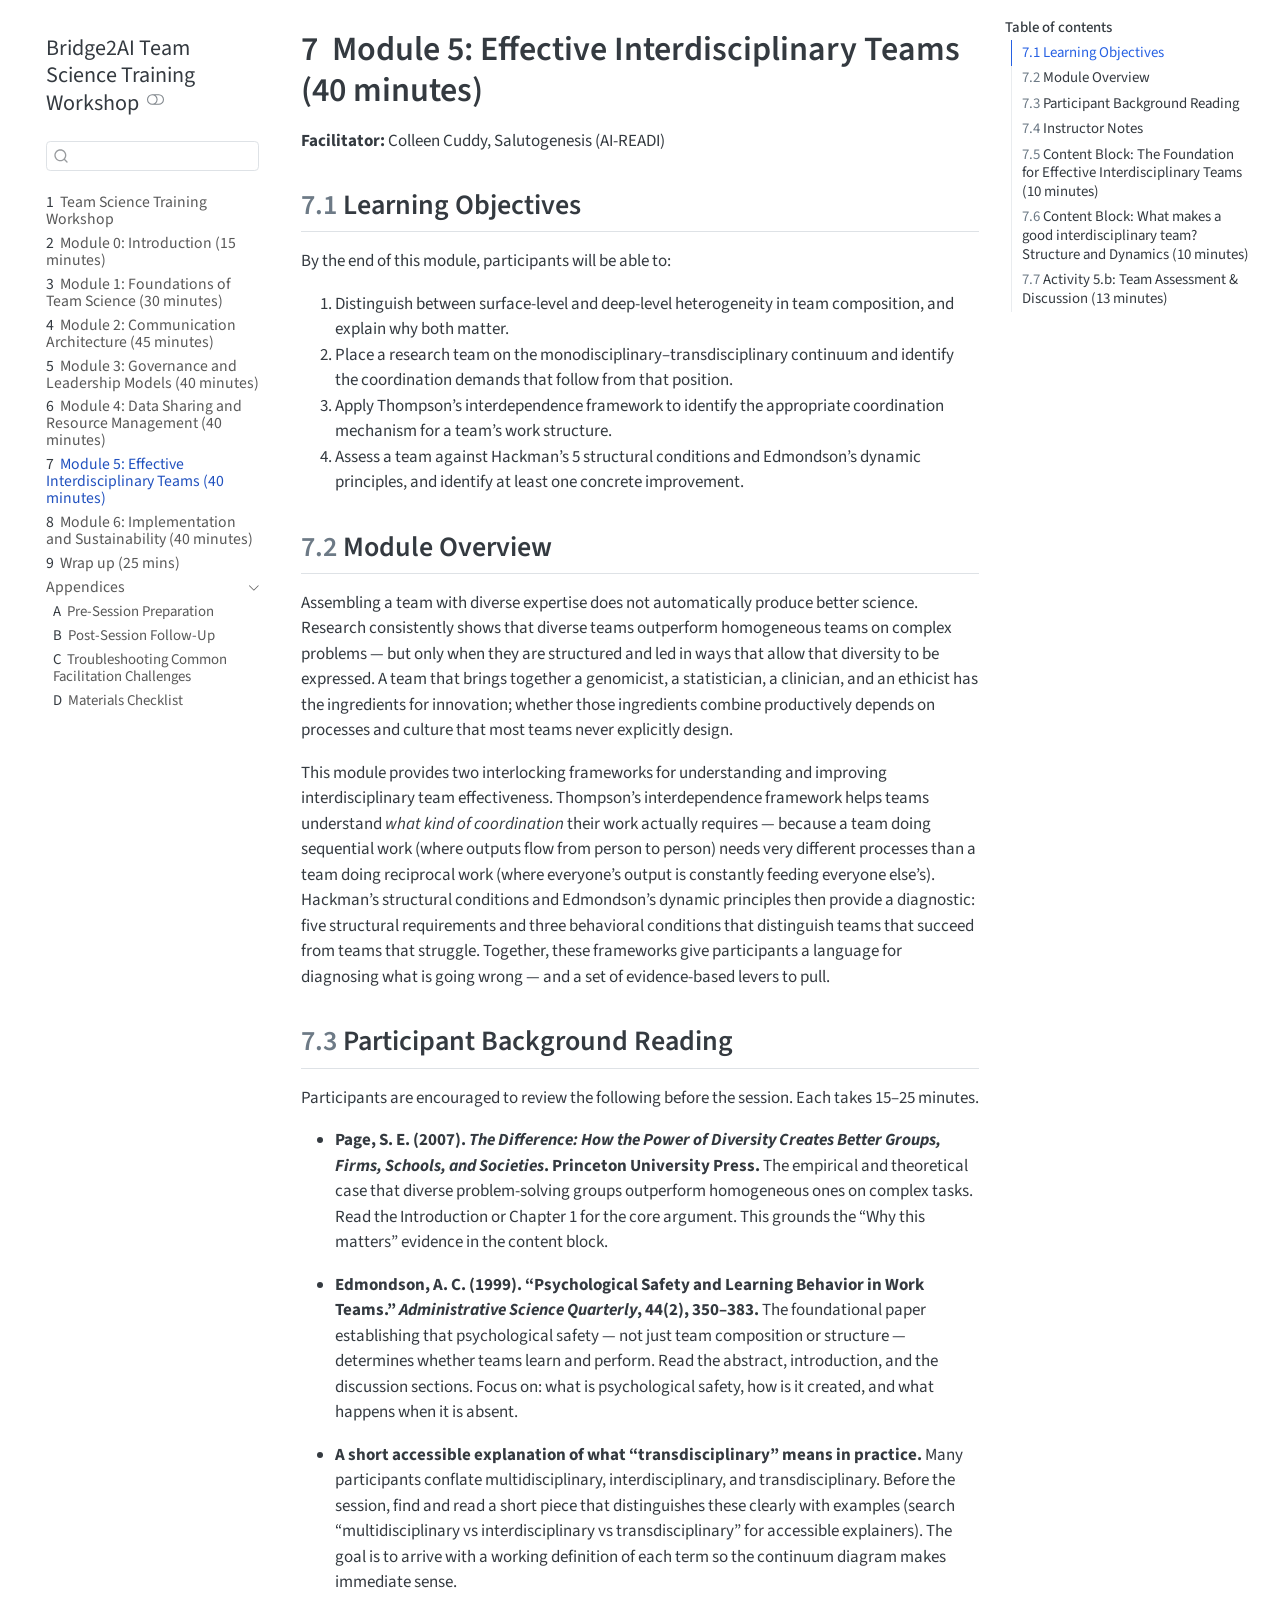
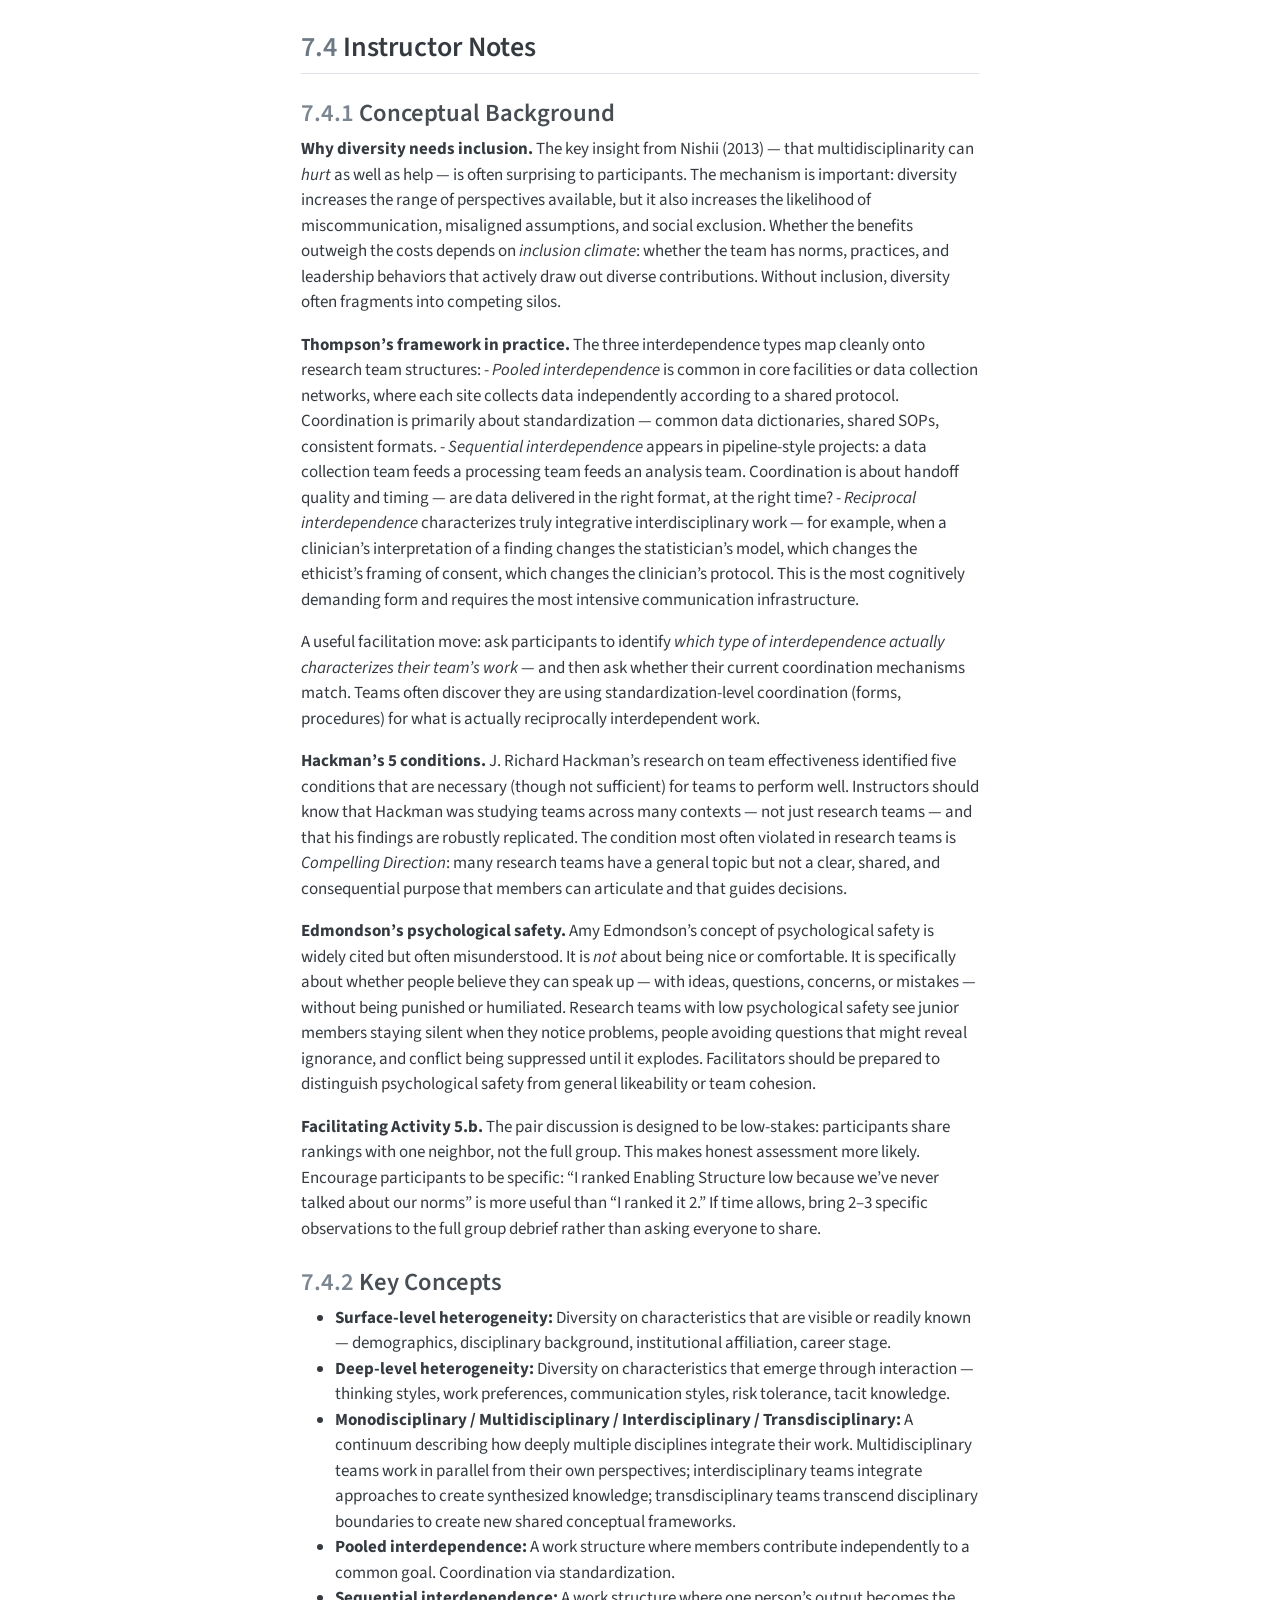
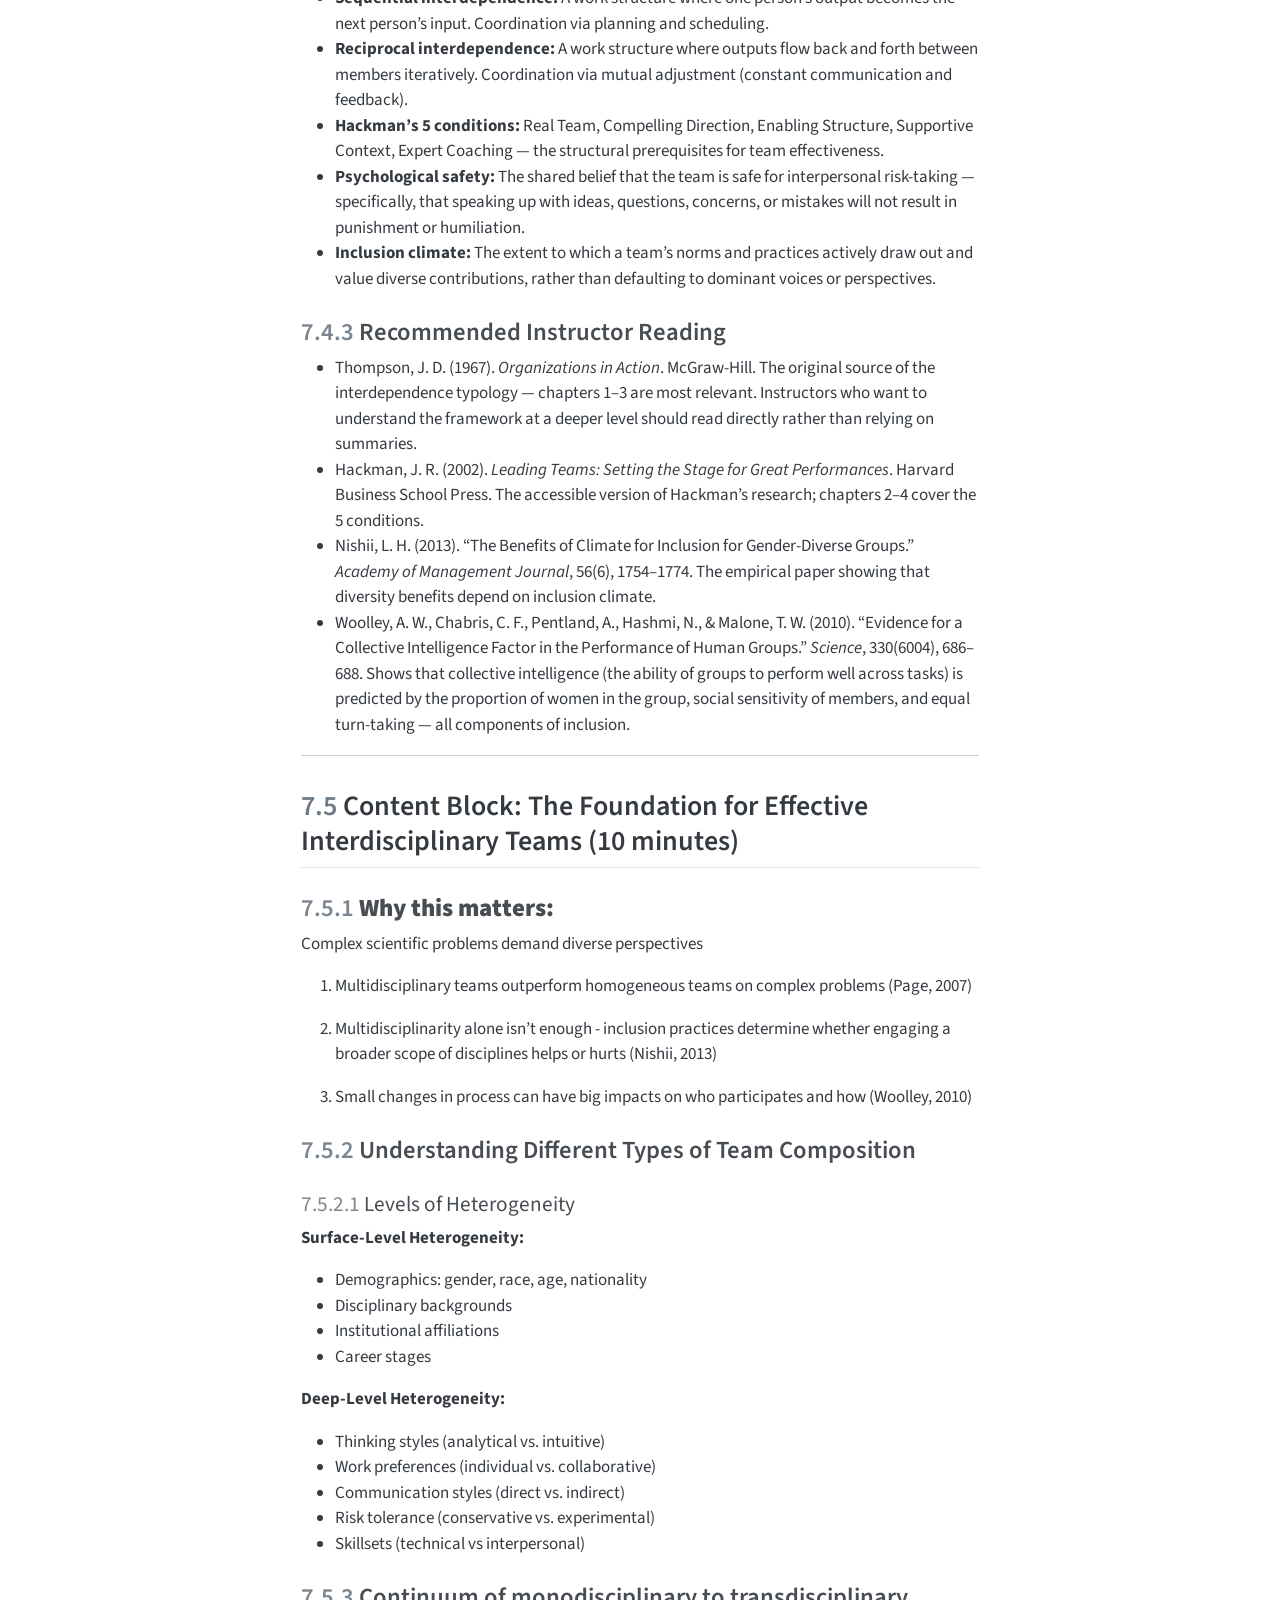
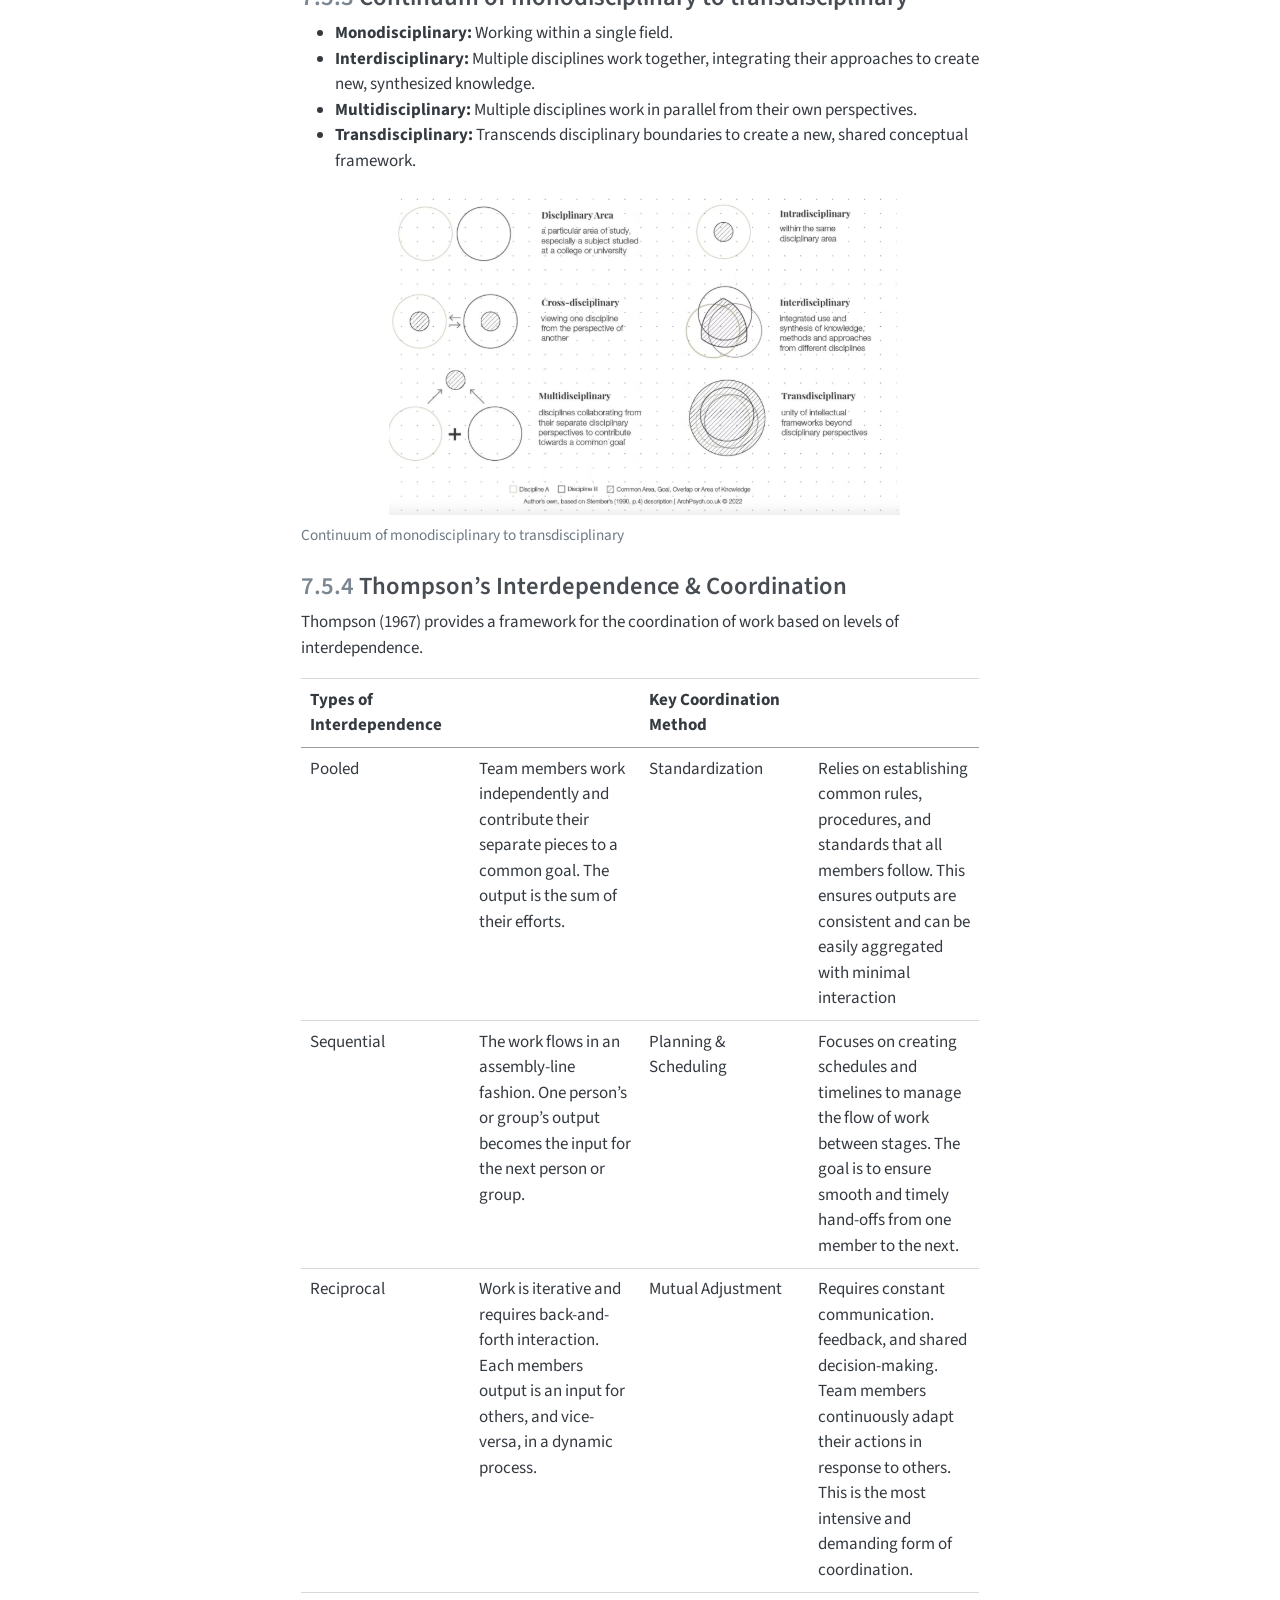
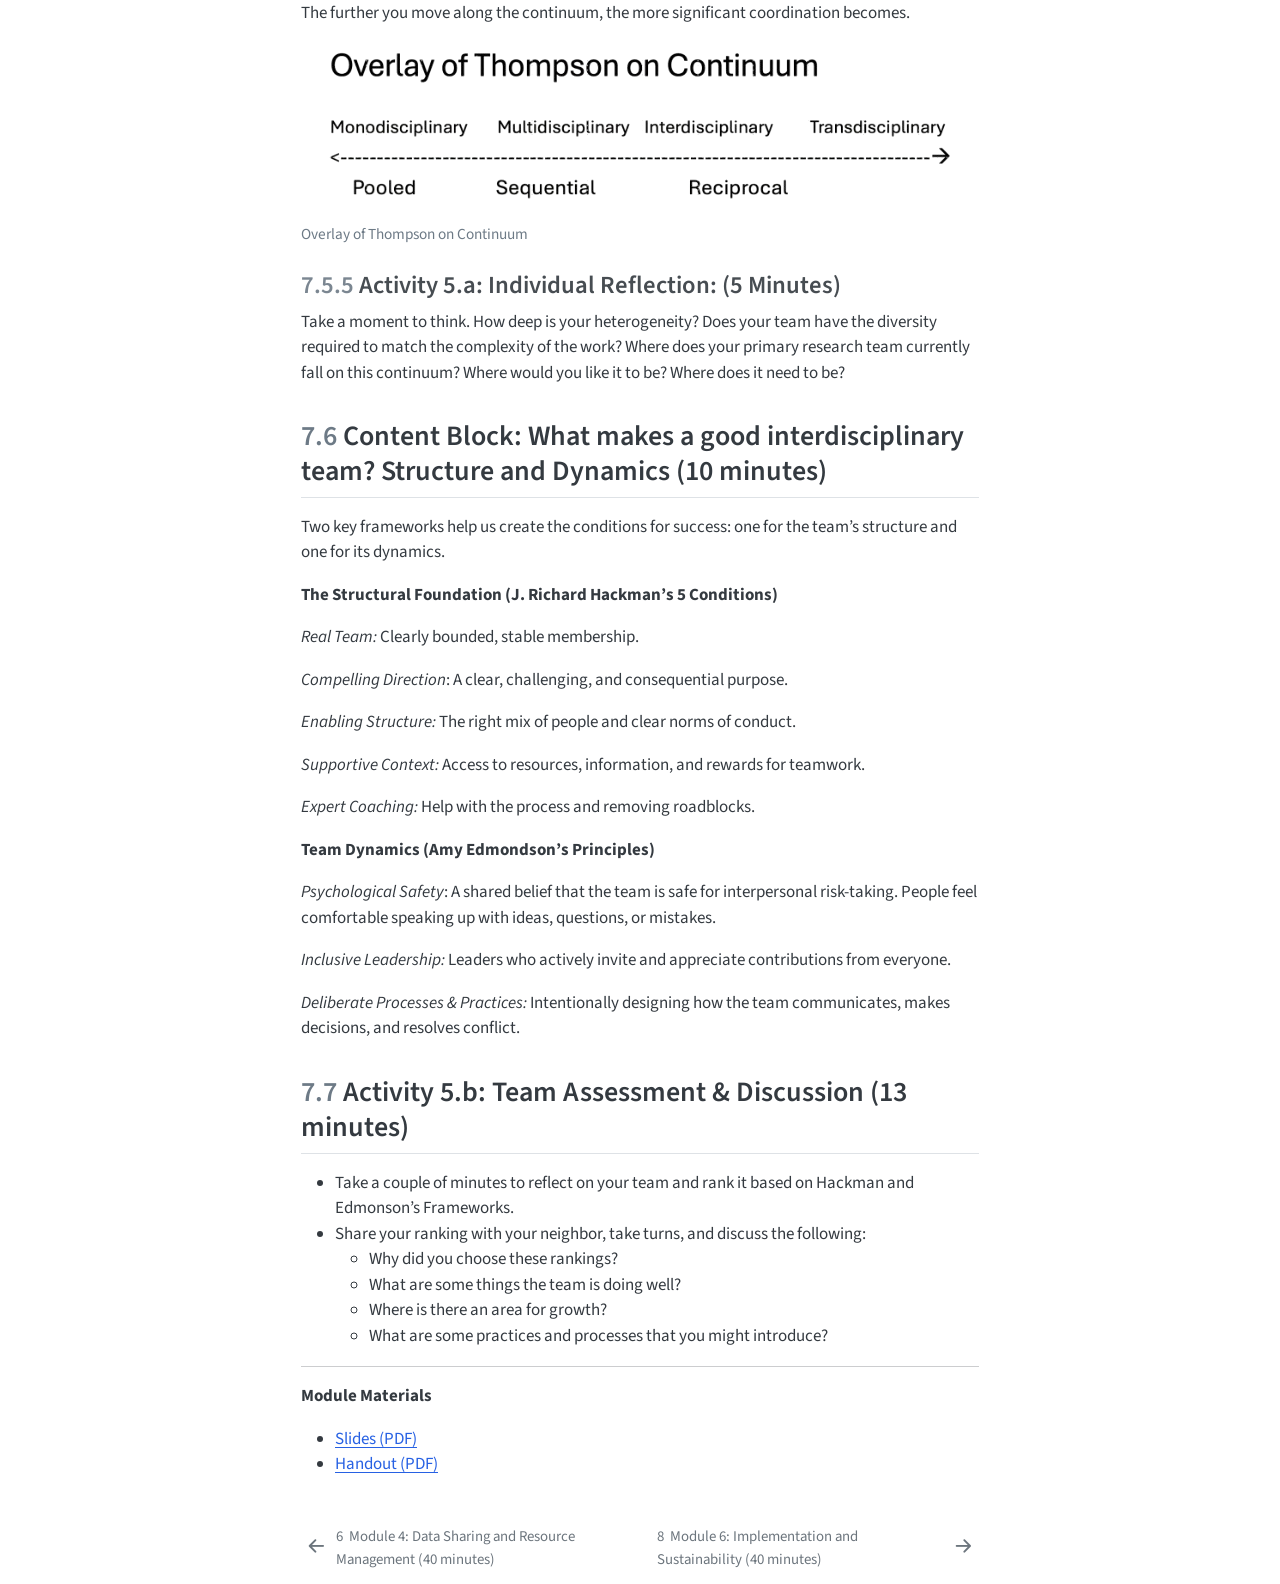
<file: module-5-inclusion.html>
<!DOCTYPE html>
<html xmlns="http://www.w3.org/1999/xhtml" lang="en" xml:lang="en"><head>

<meta charset="utf-8">
<meta name="generator" content="quarto-1.11.9">

<meta name="viewport" content="width=device-width, initial-scale=1.0, user-scalable=yes">


<title>7&nbsp; Module 5: Effective Interdisciplinary Teams (40 minutes) – Bridge2AI Team Science Training Workshop</title>
<style>
/* Default styles provided by pandoc.
** See https://pandoc.org/MANUAL.html#variables-for-html for config info.
*/
span.smallcaps{font-variant: small-caps;}
div.columns{display: flex; gap: 1.5em;}
div.column{flex: auto;}
@media screen {
div.columns{gap: min(4vw, 1.5em);}
div.column{overflow-x: auto;}
}
div.hanging-indent{margin-left: 1.5em; text-indent: -1.5em;}
ul.task-list{list-style: none;}
ul.task-list li input[type="checkbox"] {
  width: 0.8em;
  margin: 0 0.8em 0.2em -1em; /* quarto-specific, see https://github.com/quarto-dev/quarto-cli/issues/4556 */ 
  vertical-align: middle;
}
</style>


<script src="site_libs/quarto-nav/quarto-nav.js"></script>
<script src="site_libs/quarto-nav/headroom.min.js"></script>
<script src="site_libs/clipboard/clipboard.min.js"></script>
<script src="site_libs/quarto-search/autocomplete.umd.js"></script>
<script src="site_libs/quarto-search/fuse.min.js"></script>
<script src="site_libs/quarto-search/quarto-search.js"></script>
<meta name="quarto:offset" content="./">
<link href="./module-6-implementation.html" rel="next">
<link href="./module-4-data-sharing.html" rel="prev">
<script src="site_libs/quarto-html/quarto.js" type="module"></script>
<script src="site_libs/quarto-html/tabsets/tabsets.js" type="module"></script>
<script src="site_libs/quarto-html/scrollable-regions/scrollable-regions.js" type="module"></script>
<script src="site_libs/quarto-html/popper.min.js"></script>
<script src="site_libs/quarto-html/tippy.umd.min.js"></script>
<script src="site_libs/quarto-html/anchor.min.js"></script>
<link href="site_libs/quarto-html/tippy.css" rel="stylesheet">
<link href="site_libs/quarto-html/quarto-syntax-highlighting-63b5708e65d6cd79cd7618c58d0c21e7.css" rel="stylesheet" class="quarto-color-scheme" id="quarto-text-highlighting-styles">
<link href="site_libs/quarto-html/quarto-syntax-highlighting-dark-447e42e69aaa9833c0ba1b986f430b20.css" rel="stylesheet" class="quarto-color-scheme quarto-color-alternate" id="quarto-text-highlighting-styles">
<link href="site_libs/quarto-html/quarto-syntax-highlighting-63b5708e65d6cd79cd7618c58d0c21e7.css" rel="stylesheet" class="quarto-color-scheme-extra" id="quarto-text-highlighting-styles">
<script src="site_libs/bootstrap/bootstrap.min.js"></script>
<link href="site_libs/bootstrap/bootstrap-icons.css" rel="stylesheet">
<link href="site_libs/bootstrap/bootstrap-fd437c11ef914449285a5c26e0daa494.min.css" rel="stylesheet" append-hash="true" class="quarto-color-scheme" id="quarto-bootstrap" data-mode="light">
<link href="site_libs/bootstrap/bootstrap-dark-c22d121c1962cb4eb0d4148300656303.min.css" rel="stylesheet" append-hash="true" class="quarto-color-scheme quarto-color-alternate" id="quarto-bootstrap" data-mode="dark">
<link href="site_libs/bootstrap/bootstrap-fd437c11ef914449285a5c26e0daa494.min.css" rel="stylesheet" append-hash="true" class="quarto-color-scheme-extra" id="quarto-bootstrap" data-mode="light">
<script id="quarto-search-options" type="application/json">{
  "location": "sidebar",
  "copy-button": false,
  "collapse-after": 3,
  "panel-placement": "start",
  "type": "textbox",
  "limit": 50,
  "keyboard-shortcut": [
    "f",
    "/",
    "s"
  ],
  "show-item-context": false,
  "language": {
    "search-no-results-text": "No results",
    "search-matching-documents-text": "matching documents",
    "search-copy-link-title": "Copy link to search",
    "search-hide-matches-text": "Hide additional matches",
    "search-more-match-text": "more match in this document",
    "search-more-matches-text": "more matches in this document",
    "search-clear-button-title": "Clear",
    "search-text-placeholder": "",
    "search-detached-cancel-button-title": "Cancel",
    "search-submit-button-title": "Submit",
    "search-label": "Search"
  }
}</script>


</head>

<body class="nav-sidebar floating quarto-light"><a id="quarto-skip-link" class="visually-hidden-focusable" href="#quarto-document-content">Skip to main content</a><script id="quarto-html-before-body" type="application/javascript">
    const toggleBodyColorMode = (bsSheetEl) => {
      const mode = bsSheetEl.getAttribute("data-mode");
      const bodyEl = window.document.querySelector("body");
      if (mode === "dark") {
        bodyEl.classList.add("quarto-dark");
        bodyEl.classList.remove("quarto-light");
      } else {
        bodyEl.classList.add("quarto-light");
        bodyEl.classList.remove("quarto-dark");
      }
    }
    const toggleBodyColorPrimary = () => {
      const bsSheetEl = window.document.querySelector("link#quarto-bootstrap:not([rel=disabled-stylesheet])");
      if (bsSheetEl) {
        toggleBodyColorMode(bsSheetEl);
      }
    }
    const setColorSchemeToggle = (alternate) => {
      const toggles = window.document.querySelectorAll('.quarto-color-scheme-toggle');
      for (let i=0; i < toggles.length; i++) {
        const toggle = toggles[i];
        if (toggle) {
          toggle.setAttribute("aria-checked", alternate ? "true" : "false");
          if (alternate) {
            toggle.classList.add("alternate");
          } else {
            toggle.classList.remove("alternate");
          }
        }
      }
    };
    const toggleColorMode = (alternate) => {
      // Switch the stylesheets
      const primaryStylesheets = window.document.querySelectorAll('link.quarto-color-scheme:not(.quarto-color-alternate)');
      const alternateStylesheets = window.document.querySelectorAll('link.quarto-color-scheme.quarto-color-alternate');
      manageTransitions('#quarto-margin-sidebar .nav-link', false);
      if (alternate) {
        // note: dark is layered on light, we don't disable primary!
        enableStylesheet(alternateStylesheets);
        for (const sheetNode of alternateStylesheets) {
          if (sheetNode.id === "quarto-bootstrap") {
            toggleBodyColorMode(sheetNode);
          }
        }
      } else {
        disableStylesheet(alternateStylesheets);
        enableStylesheet(primaryStylesheets)
        toggleBodyColorPrimary();
      }
      manageTransitions('#quarto-margin-sidebar .nav-link', true);
      // Switch the toggles
      setColorSchemeToggle(alternate)
    }
    // Hack to workaround the fact that safari doesn't
    // properly recolor the scrollbar when toggling (#1455).
    // Not run on load: stylesheets are set before first paint there, and
    // scrolling would undo the scroll to a URL fragment (#14973).
    // The one pixel nudge keeps the reader where they were.
    const refreshSafariScrollbar = () => {
      if (navigator.userAgent.indexOf('Safari') > 0 && navigator.userAgent.indexOf('Chrome') == -1) {
        manageTransitions("body", false);
        const scrollY = window.scrollY;
        window.scrollTo(0, scrollY > 0 ? scrollY - 1 : 1);
        setTimeout(() => {
          window.scrollTo(0, scrollY);
          manageTransitions("body", true);
        }, 40);
      }
    }
    const disableStylesheet = (stylesheets) => {
      for (let i=0; i < stylesheets.length; i++) {
        const stylesheet = stylesheets[i];
        stylesheet.rel = 'disabled-stylesheet';
      }
    }
    const enableStylesheet = (stylesheets) => {
      for (let i=0; i < stylesheets.length; i++) {
        const stylesheet = stylesheets[i];
        if(stylesheet.rel !== 'stylesheet') { // for Chrome, which will still FOUC without this check
          stylesheet.rel = 'stylesheet';
        }
      }
    }
    const manageTransitions = (selector, allowTransitions) => {
      const els = window.document.querySelectorAll(selector);
      for (let i=0; i < els.length; i++) {
        const el = els[i];
        if (allowTransitions) {
          el.classList.remove('notransition');
        } else {
          el.classList.add('notransition');
        }
      }
    }
    const isFileUrl = () => {
      return window.location.protocol === 'file:';
    }
    const hasAlternateSentinel = () => {
      let styleSentinel = getColorSchemeSentinel();
      if (styleSentinel !== null) {
        return styleSentinel === "alternate";
      } else {
        return false;
      }
    }
    const setStyleSentinel = (alternate) => {
      const value = alternate ? "alternate" : "default";
      if (!isFileUrl()) {
        window.localStorage.setItem("quarto-color-scheme", value);
      } else {
        localAlternateSentinel = value;
      }
    }
    const getColorSchemeSentinel = () => {
      if (!isFileUrl()) {
        const storageValue = window.localStorage.getItem("quarto-color-scheme");
        return storageValue != null ? storageValue : localAlternateSentinel;
      } else {
        return localAlternateSentinel;
      }
    }
    const toggleGiscusIfUsed = (isAlternate, darkModeDefault) => {
      const baseTheme = document.querySelector('#giscus-base-theme')?.value ?? 'light';
      const alternateTheme = document.querySelector('#giscus-alt-theme')?.value ?? 'dark';
      let newTheme = '';
      if(authorPrefersDark) {
        newTheme = isAlternate ? baseTheme : alternateTheme;
      } else {
        newTheme = isAlternate ? alternateTheme : baseTheme;
      }
      const changeGiscusTheme = () => {
        // From: https://github.com/giscus/giscus/issues/336
        const sendMessage = (message) => {
          const iframe = document.querySelector('iframe.giscus-frame');
          if (!iframe) return;
          iframe.contentWindow.postMessage({ giscus: message }, 'https://giscus.app');
        }
        sendMessage({
          setConfig: {
            theme: newTheme
          }
        });
      }
      const isGiscussLoaded = window.document.querySelector('iframe.giscus-frame') !== null;
      if (isGiscussLoaded) {
        changeGiscusTheme();
      }
    };
    const authorPrefersDark = false;
    const queryPrefersDark = window.matchMedia('(prefers-color-scheme: dark)');
    const darkModeDefault = queryPrefersDark.matches;
      document.querySelector('link#quarto-text-highlighting-styles.quarto-color-scheme-extra').rel = 'disabled-stylesheet';
      document.querySelector('link#quarto-bootstrap.quarto-color-scheme-extra').rel = 'disabled-stylesheet';
    let localAlternateSentinel = darkModeDefault ? 'alternate' : 'default';
    // Dark / light mode switch
    window.quartoToggleColorScheme = () => {
      // Read the current dark / light value
      let toAlternate = !hasAlternateSentinel();
      toggleColorMode(toAlternate);
      refreshSafariScrollbar();
      setStyleSentinel(toAlternate);
      toggleGiscusIfUsed(toAlternate, darkModeDefault);
      window.dispatchEvent(new Event('resize'));
    };
    queryPrefersDark.addEventListener("change", e => {
      if(window.localStorage.getItem("quarto-color-scheme") !== null)
        return;
      const alternate = e.matches
      toggleColorMode(alternate);
      refreshSafariScrollbar();
      localAlternateSentinel = e.matches ? 'alternate' : 'default'; // this is used alongside local storage!
      toggleGiscusIfUsed(alternate, darkModeDefault);
    });
    // Switch to dark mode if need be
    if (hasAlternateSentinel()) {
      toggleColorMode(true);
    } else {
      toggleColorMode(false);
    }
  </script>

<div id="quarto-search-results"></div>
  <header id="quarto-header" class="headroom fixed-top">
  <nav class="quarto-secondary-nav" aria-label="Toolbar">
    <div class="container-fluid d-flex">
      <button type="button" class="quarto-btn-toggle btn" data-bs-toggle="collapse" role="button" data-bs-target=".quarto-sidebar-collapse-item" aria-controls="quarto-sidebar" aria-expanded="false" aria-label="Toggle sidebar navigation" onclick="if (window.quartoToggleHeadroom) { window.quartoToggleHeadroom(); }">
        <i class="bi bi-layout-text-sidebar-reverse"></i>
      </button>
        <nav class="quarto-page-breadcrumbs" aria-label="Breadcrumbs"><ol class="breadcrumb"><li class="breadcrumb-item"><a href="./module-5-inclusion.html"><span class="chapter-number">7</span>&nbsp; <span class="chapter-title">Module 5: Effective Interdisciplinary Teams (40 minutes)</span></a></li></ol></nav>
        <a class="flex-grow-1" data-bs-toggle="collapse" data-bs-target=".quarto-sidebar-collapse-item" onclick="if (window.quartoToggleHeadroom) { window.quartoToggleHeadroom(); }">      
        </a>
      <button type="button" class="btn quarto-search-button" aria-label="Search" onclick="window.quartoOpenSearch();">
        <i class="bi bi-search"></i>
      </button>
    </div>
  </nav>
</header>
<!-- content -->
<div id="quarto-content" class="quarto-container page-columns page-rows-contents page-layout-article">
<!-- sidebar -->
  <nav id="quarto-sidebar" class="sidebar collapse collapse-horizontal quarto-sidebar-collapse-item sidebar-navigation floating overflow-auto" aria-label="Site">
    <div class="pt-lg-2 mt-2 text-left sidebar-header">
    <div class="sidebar-title mb-0 py-0">
      <a href="./">Bridge2AI Team Science Training Workshop</a> 
        <div class="sidebar-tools-main">
  <button type="button" role="switch" aria-checked="false" class="quarto-color-scheme-toggle quarto-navigation-tool  px-1" onclick="window.quartoToggleColorScheme(); return false;" title="Toggle dark mode" aria-label="Toggle dark mode"><i class="bi"></i></button>
</div>
    </div>
      </div>
        <div class="mt-2 flex-shrink-0 align-items-center">
        <div class="sidebar-search">
        <div id="quarto-search" class="" title="Search"></div>
        </div>
        </div>
    <div class="sidebar-menu-container"> 
    <ul class="list-unstyled mt-1">
        <li class="sidebar-item">
  <div class="sidebar-item-container"> 
  <a href="./index.html" class="sidebar-item-text sidebar-link">
 <span class="menu-text"><span class="chapter-number">1</span>&nbsp; <span class="chapter-title">Team Science Training Workshop</span></span></a>
  </div>
</li>
        <li class="sidebar-item">
  <div class="sidebar-item-container"> 
  <a href="./module-0-introductions.html" class="sidebar-item-text sidebar-link">
 <span class="menu-text"><span class="chapter-number">2</span>&nbsp; <span class="chapter-title">Module 0: Introduction (15 minutes)</span></span></a>
  </div>
</li>
        <li class="sidebar-item">
  <div class="sidebar-item-container"> 
  <a href="./module-1-foundations.html" class="sidebar-item-text sidebar-link">
 <span class="menu-text"><span class="chapter-number">3</span>&nbsp; <span class="chapter-title">Module 1: Foundations of Team Science (30 minutes)</span></span></a>
  </div>
</li>
        <li class="sidebar-item">
  <div class="sidebar-item-container"> 
  <a href="./module-2-communication.html" class="sidebar-item-text sidebar-link">
 <span class="menu-text"><span class="chapter-number">4</span>&nbsp; <span class="chapter-title">Module 2: Communication Architecture (45 minutes)</span></span></a>
  </div>
</li>
        <li class="sidebar-item">
  <div class="sidebar-item-container"> 
  <a href="./module-3-governance.html" class="sidebar-item-text sidebar-link">
 <span class="menu-text"><span class="chapter-number">5</span>&nbsp; <span class="chapter-title">Module 3: Governance and Leadership Models (40 minutes)</span></span></a>
  </div>
</li>
        <li class="sidebar-item">
  <div class="sidebar-item-container"> 
  <a href="./module-4-data-sharing.html" class="sidebar-item-text sidebar-link">
 <span class="menu-text"><span class="chapter-number">6</span>&nbsp; <span class="chapter-title">Module 4: Data Sharing and Resource Management (40 minutes)</span></span></a>
  </div>
</li>
        <li class="sidebar-item">
  <div class="sidebar-item-container"> 
  <a href="./module-5-inclusion.html" class="sidebar-item-text sidebar-link active">
 <span class="menu-text"><span class="chapter-number">7</span>&nbsp; <span class="chapter-title">Module 5: Effective Interdisciplinary Teams (40 minutes)</span></span></a>
  </div>
</li>
        <li class="sidebar-item">
  <div class="sidebar-item-container"> 
  <a href="./module-6-implementation.html" class="sidebar-item-text sidebar-link">
 <span class="menu-text"><span class="chapter-number">8</span>&nbsp; <span class="chapter-title">Module 6: Implementation and Sustainability (40 minutes)</span></span></a>
  </div>
</li>
        <li class="sidebar-item">
  <div class="sidebar-item-container"> 
  <a href="./wrap-up.html" class="sidebar-item-text sidebar-link">
 <span class="menu-text"><span class="chapter-number">9</span>&nbsp; <span class="chapter-title">Wrap up (25 mins)</span></span></a>
  </div>
</li>
        <li class="sidebar-item sidebar-item-section">
      <div class="sidebar-item-container"> 
            <button type="button" class="sidebar-item-text sidebar-item-toggle sidebar-link text-start" data-bs-toggle="collapse" data-bs-target="#quarto-sidebar-section-1" aria-controls="quarto-sidebar-section-1" aria-expanded="true">
 <span class="menu-text" id="quarto-sidebar-section-1-label">Appendices</span><i class="bi bi-chevron-right" aria-hidden="true"></i></button>
      </div>
      <ul id="quarto-sidebar-section-1" aria-labelledby="quarto-sidebar-section-1-label" class="collapse list-unstyled sidebar-section depth1 show">  
          <li class="sidebar-item">
  <div class="sidebar-item-container"> 
  <a href="./pre-session-preparation.html" class="sidebar-item-text sidebar-link">
 <span class="menu-text"><span class="chapter-number">A</span>&nbsp; <span class="chapter-title">Pre-Session Preparation</span></span></a>
  </div>
</li>
          <li class="sidebar-item">
  <div class="sidebar-item-container"> 
  <a href="./post-session-follow-up.html" class="sidebar-item-text sidebar-link">
 <span class="menu-text"><span class="chapter-number">B</span>&nbsp; <span class="chapter-title">Post-Session Follow-Up</span></span></a>
  </div>
</li>
          <li class="sidebar-item">
  <div class="sidebar-item-container"> 
  <a href="./troubleshooting.html" class="sidebar-item-text sidebar-link">
 <span class="menu-text"><span class="chapter-number">C</span>&nbsp; <span class="chapter-title">Troubleshooting Common Facilitation Challenges</span></span></a>
  </div>
</li>
          <li class="sidebar-item">
  <div class="sidebar-item-container"> 
  <a href="./materials-checklist.html" class="sidebar-item-text sidebar-link">
 <span class="menu-text"><span class="chapter-number">D</span>&nbsp; <span class="chapter-title">Materials Checklist</span></span></a>
  </div>
</li>
      </ul>
  </li>
    </ul>
    </div>
</nav>
<div id="quarto-sidebar-glass" class="quarto-sidebar-collapse-item" data-bs-toggle="collapse" data-bs-target=".quarto-sidebar-collapse-item"></div>
<!-- margin-sidebar -->
    <div id="quarto-margin-sidebar" class="sidebar margin-sidebar">
        <nav id="TOC" role="doc-toc" aria-labelledby="toc-title" class="toc-active">
    <h2 id="toc-title">Table of contents</h2>
   
  <ul>
  <li><a href="#learning-objectives" id="toc-learning-objectives" class="nav-link active" data-scroll-target="#learning-objectives"><span class="header-section-number">7.1</span> Learning Objectives</a></li>
  <li><a href="#module-overview" id="toc-module-overview" class="nav-link" data-scroll-target="#module-overview"><span class="header-section-number">7.2</span> Module Overview</a></li>
  <li><a href="#participant-background-reading" id="toc-participant-background-reading" class="nav-link" data-scroll-target="#participant-background-reading"><span class="header-section-number">7.3</span> Participant Background Reading</a></li>
  <li><a href="#instructor-notes" id="toc-instructor-notes" class="nav-link" data-scroll-target="#instructor-notes"><span class="header-section-number">7.4</span> Instructor Notes</a>
  <ul class="collapse">
  <li><a href="#conceptual-background" id="toc-conceptual-background" class="nav-link" data-scroll-target="#conceptual-background"><span class="header-section-number">7.4.1</span> Conceptual Background</a></li>
  <li><a href="#key-concepts" id="toc-key-concepts" class="nav-link" data-scroll-target="#key-concepts"><span class="header-section-number">7.4.2</span> Key Concepts</a></li>
  <li><a href="#recommended-instructor-reading" id="toc-recommended-instructor-reading" class="nav-link" data-scroll-target="#recommended-instructor-reading"><span class="header-section-number">7.4.3</span> Recommended Instructor Reading</a></li>
  </ul></li>
  <li><a href="#content-block-the-foundation-for-effective-interdisciplinary-teams-10-minutes" id="toc-content-block-the-foundation-for-effective-interdisciplinary-teams-10-minutes" class="nav-link" data-scroll-target="#content-block-the-foundation-for-effective-interdisciplinary-teams-10-minutes"><span class="header-section-number">7.5</span> Content Block: The Foundation for Effective Interdisciplinary Teams (10 minutes)</a>
  <ul class="collapse">
  <li><a href="#why-this-matters" id="toc-why-this-matters" class="nav-link" data-scroll-target="#why-this-matters"><span class="header-section-number">7.5.1</span> <strong>Why this matters:</strong></a></li>
  <li><a href="#understanding-different-types-of-team-composition" id="toc-understanding-different-types-of-team-composition" class="nav-link" data-scroll-target="#understanding-different-types-of-team-composition"><span class="header-section-number">7.5.2</span> Understanding Different Types of Team Composition</a></li>
  <li><a href="#continuum-of-monodisciplinary-to-transdisciplinary" id="toc-continuum-of-monodisciplinary-to-transdisciplinary" class="nav-link" data-scroll-target="#continuum-of-monodisciplinary-to-transdisciplinary"><span class="header-section-number">7.5.3</span> Continuum of monodisciplinary to transdisciplinary</a></li>
  <li><a href="#thompsons-interdependence-coordination" id="toc-thompsons-interdependence-coordination" class="nav-link" data-scroll-target="#thompsons-interdependence-coordination"><span class="header-section-number">7.5.4</span> Thompson’s Interdependence &amp; Coordination</a></li>
  <li><a href="#activity-5.a-individual-reflection-5-minutes" id="toc-activity-5.a-individual-reflection-5-minutes" class="nav-link" data-scroll-target="#activity-5.a-individual-reflection-5-minutes"><span class="header-section-number">7.5.5</span> Activity 5.a: Individual Reflection: (5 Minutes)</a></li>
  </ul></li>
  <li><a href="#content-block-what-makes-a-good-interdisciplinary-team-structure-and-dynamics-10-minutes" id="toc-content-block-what-makes-a-good-interdisciplinary-team-structure-and-dynamics-10-minutes" class="nav-link" data-scroll-target="#content-block-what-makes-a-good-interdisciplinary-team-structure-and-dynamics-10-minutes"><span class="header-section-number">7.6</span> Content Block: What makes a good interdisciplinary team? Structure and Dynamics (10 minutes)</a></li>
  <li><a href="#activity-5.b-team-assessment-discussion-13-minutes" id="toc-activity-5.b-team-assessment-discussion-13-minutes" class="nav-link" data-scroll-target="#activity-5.b-team-assessment-discussion-13-minutes"><span class="header-section-number">7.7</span> Activity 5.b: Team Assessment &amp; Discussion (13 minutes)</a></li>
  </ul>
</nav>
    </div>
<!-- main -->
<main class="content" id="quarto-document-content" tabindex="-1">


<header id="title-block-header" class="quarto-title-block default">
<div class="quarto-title">
<h1 class="title"><span class="chapter-number">7</span>&nbsp; <span class="chapter-title">Module 5: Effective Interdisciplinary Teams (40 minutes)</span></h1>
</div>



<div class="quarto-title-meta">

    
  
    
  </div>
  


</header>


<p><strong>Facilitator:</strong> Colleen Cuddy, Salutogenesis (AI-READI)</p>
<section id="learning-objectives" class="level2" data-number="7.1">
<h2 data-number="7.1" class="anchored" data-anchor-id="learning-objectives"><span class="header-section-number">7.1</span> Learning Objectives</h2>
<p>By the end of this module, participants will be able to:</p>
<ol type="1">
<li>Distinguish between surface-level and deep-level heterogeneity in team composition, and explain why both matter.</li>
<li>Place a research team on the monodisciplinary–transdisciplinary continuum and identify the coordination demands that follow from that position.</li>
<li>Apply Thompson’s interdependence framework to identify the appropriate coordination mechanism for a team’s work structure.</li>
<li>Assess a team against Hackman’s 5 structural conditions and Edmondson’s dynamic principles, and identify at least one concrete improvement.</li>
</ol>
</section>
<section id="module-overview" class="level2" data-number="7.2">
<h2 data-number="7.2" class="anchored" data-anchor-id="module-overview"><span class="header-section-number">7.2</span> Module Overview</h2>
<p>Assembling a team with diverse expertise does not automatically produce better science. Research consistently shows that diverse teams outperform homogeneous teams on complex problems — but only when they are structured and led in ways that allow that diversity to be expressed. A team that brings together a genomicist, a statistician, a clinician, and an ethicist has the ingredients for innovation; whether those ingredients combine productively depends on processes and culture that most teams never explicitly design.</p>
<p>This module provides two interlocking frameworks for understanding and improving interdisciplinary team effectiveness. Thompson’s interdependence framework helps teams understand <em>what kind of coordination</em> their work actually requires — because a team doing sequential work (where outputs flow from person to person) needs very different processes than a team doing reciprocal work (where everyone’s output is constantly feeding everyone else’s). Hackman’s structural conditions and Edmondson’s dynamic principles then provide a diagnostic: five structural requirements and three behavioral conditions that distinguish teams that succeed from teams that struggle. Together, these frameworks give participants a language for diagnosing what is going wrong — and a set of evidence-based levers to pull.</p>
</section>
<section id="participant-background-reading" class="level2" data-number="7.3">
<h2 data-number="7.3" class="anchored" data-anchor-id="participant-background-reading"><span class="header-section-number">7.3</span> Participant Background Reading</h2>
<p>Participants are encouraged to review the following before the session. Each takes 15–25 minutes.</p>
<ul>
<li><p><strong>Page, S. E. (2007). <em>The Difference: How the Power of Diversity Creates Better Groups, Firms, Schools, and Societies</em>. Princeton University Press.</strong> The empirical and theoretical case that diverse problem-solving groups outperform homogeneous ones on complex tasks. Read the Introduction or Chapter 1 for the core argument. This grounds the “Why this matters” evidence in the content block.</p></li>
<li><p><strong>Edmondson, A. C. (1999). “Psychological Safety and Learning Behavior in Work Teams.” <em>Administrative Science Quarterly</em>, 44(2), 350–383.</strong> The foundational paper establishing that psychological safety — not just team composition or structure — determines whether teams learn and perform. Read the abstract, introduction, and the discussion sections. Focus on: what is psychological safety, how is it created, and what happens when it is absent.</p></li>
<li><p><strong>A short accessible explanation of what “transdisciplinary” means in practice.</strong> Many participants conflate multidisciplinary, interdisciplinary, and transdisciplinary. Before the session, find and read a short piece that distinguishes these clearly with examples (search “multidisciplinary vs interdisciplinary vs transdisciplinary” for accessible explainers). The goal is to arrive with a working definition of each term so the continuum diagram makes immediate sense.</p></li>
</ul>
</section>
<section id="instructor-notes" class="level2" data-number="7.4">
<h2 data-number="7.4" class="anchored" data-anchor-id="instructor-notes"><span class="header-section-number">7.4</span> Instructor Notes</h2>
<section id="conceptual-background" class="level3" data-number="7.4.1">
<h3 data-number="7.4.1" class="anchored" data-anchor-id="conceptual-background"><span class="header-section-number">7.4.1</span> Conceptual Background</h3>
<p><strong>Why diversity needs inclusion.</strong> The key insight from Nishii (2013) — that multidisciplinarity can <em>hurt</em> as well as help — is often surprising to participants. The mechanism is important: diversity increases the range of perspectives available, but it also increases the likelihood of miscommunication, misaligned assumptions, and social exclusion. Whether the benefits outweigh the costs depends on <em>inclusion climate</em>: whether the team has norms, practices, and leadership behaviors that actively draw out diverse contributions. Without inclusion, diversity often fragments into competing silos.</p>
<p><strong>Thompson’s framework in practice.</strong> The three interdependence types map cleanly onto research team structures: - <em>Pooled interdependence</em> is common in core facilities or data collection networks, where each site collects data independently according to a shared protocol. Coordination is primarily about standardization — common data dictionaries, shared SOPs, consistent formats. - <em>Sequential interdependence</em> appears in pipeline-style projects: a data collection team feeds a processing team feeds an analysis team. Coordination is about handoff quality and timing — are data delivered in the right format, at the right time? - <em>Reciprocal interdependence</em> characterizes truly integrative interdisciplinary work — for example, when a clinician’s interpretation of a finding changes the statistician’s model, which changes the ethicist’s framing of consent, which changes the clinician’s protocol. This is the most cognitively demanding form and requires the most intensive communication infrastructure.</p>
<p>A useful facilitation move: ask participants to identify <em>which type of interdependence actually characterizes their team’s work</em> — and then ask whether their current coordination mechanisms match. Teams often discover they are using standardization-level coordination (forms, procedures) for what is actually reciprocally interdependent work.</p>
<p><strong>Hackman’s 5 conditions.</strong> J. Richard Hackman’s research on team effectiveness identified five conditions that are necessary (though not sufficient) for teams to perform well. Instructors should know that Hackman was studying teams across many contexts — not just research teams — and that his findings are robustly replicated. The condition most often violated in research teams is <em>Compelling Direction</em>: many research teams have a general topic but not a clear, shared, and consequential purpose that members can articulate and that guides decisions.</p>
<p><strong>Edmondson’s psychological safety.</strong> Amy Edmondson’s concept of psychological safety is widely cited but often misunderstood. It is <em>not</em> about being nice or comfortable. It is specifically about whether people believe they can speak up — with ideas, questions, concerns, or mistakes — without being punished or humiliated. Research teams with low psychological safety see junior members staying silent when they notice problems, people avoiding questions that might reveal ignorance, and conflict being suppressed until it explodes. Facilitators should be prepared to distinguish psychological safety from general likeability or team cohesion.</p>
<p><strong>Facilitating Activity 5.b.</strong> The pair discussion is designed to be low-stakes: participants share rankings with one neighbor, not the full group. This makes honest assessment more likely. Encourage participants to be specific: “I ranked Enabling Structure low because we’ve never talked about our norms” is more useful than “I ranked it 2.” If time allows, bring 2–3 specific observations to the full group debrief rather than asking everyone to share.</p>
</section>
<section id="key-concepts" class="level3" data-number="7.4.2">
<h3 data-number="7.4.2" class="anchored" data-anchor-id="key-concepts"><span class="header-section-number">7.4.2</span> Key Concepts</h3>
<ul>
<li><strong>Surface-level heterogeneity:</strong> Diversity on characteristics that are visible or readily known — demographics, disciplinary background, institutional affiliation, career stage.</li>
<li><strong>Deep-level heterogeneity:</strong> Diversity on characteristics that emerge through interaction — thinking styles, work preferences, communication styles, risk tolerance, tacit knowledge.</li>
<li><strong>Monodisciplinary / Multidisciplinary / Interdisciplinary / Transdisciplinary:</strong> A continuum describing how deeply multiple disciplines integrate their work. Multidisciplinary teams work in parallel from their own perspectives; interdisciplinary teams integrate approaches to create synthesized knowledge; transdisciplinary teams transcend disciplinary boundaries to create new shared conceptual frameworks.</li>
<li><strong>Pooled interdependence:</strong> A work structure where members contribute independently to a common goal. Coordination via standardization.</li>
<li><strong>Sequential interdependence:</strong> A work structure where one person’s output becomes the next person’s input. Coordination via planning and scheduling.</li>
<li><strong>Reciprocal interdependence:</strong> A work structure where outputs flow back and forth between members iteratively. Coordination via mutual adjustment (constant communication and feedback).</li>
<li><strong>Hackman’s 5 conditions:</strong> Real Team, Compelling Direction, Enabling Structure, Supportive Context, Expert Coaching — the structural prerequisites for team effectiveness.</li>
<li><strong>Psychological safety:</strong> The shared belief that the team is safe for interpersonal risk-taking — specifically, that speaking up with ideas, questions, concerns, or mistakes will not result in punishment or humiliation.</li>
<li><strong>Inclusion climate:</strong> The extent to which a team’s norms and practices actively draw out and value diverse contributions, rather than defaulting to dominant voices or perspectives.</li>
</ul>
</section>
<section id="recommended-instructor-reading" class="level3" data-number="7.4.3">
<h3 data-number="7.4.3" class="anchored" data-anchor-id="recommended-instructor-reading"><span class="header-section-number">7.4.3</span> Recommended Instructor Reading</h3>
<ul>
<li>Thompson, J. D. (1967). <em>Organizations in Action</em>. McGraw-Hill. The original source of the interdependence typology — chapters 1–3 are most relevant. Instructors who want to understand the framework at a deeper level should read directly rather than relying on summaries.</li>
<li>Hackman, J. R. (2002). <em>Leading Teams: Setting the Stage for Great Performances</em>. Harvard Business School Press. The accessible version of Hackman’s research; chapters 2–4 cover the 5 conditions.</li>
<li>Nishii, L. H. (2013). “The Benefits of Climate for Inclusion for Gender-Diverse Groups.” <em>Academy of Management Journal</em>, 56(6), 1754–1774. The empirical paper showing that diversity benefits depend on inclusion climate.</li>
<li>Woolley, A. W., Chabris, C. F., Pentland, A., Hashmi, N., &amp; Malone, T. W. (2010). “Evidence for a Collective Intelligence Factor in the Performance of Human Groups.” <em>Science</em>, 330(6004), 686–688. Shows that collective intelligence (the ability of groups to perform well across tasks) is predicted by the proportion of women in the group, social sensitivity of members, and equal turn-taking — all components of inclusion.</li>
</ul>
<hr>
</section>
</section>
<section id="content-block-the-foundation-for-effective-interdisciplinary-teams-10-minutes" class="level2" data-number="7.5">
<h2 data-number="7.5" class="anchored" data-anchor-id="content-block-the-foundation-for-effective-interdisciplinary-teams-10-minutes"><span class="header-section-number">7.5</span> Content Block: The Foundation for Effective Interdisciplinary Teams (10 minutes)</h2>
<section id="why-this-matters" class="level3" data-number="7.5.1">
<h3 data-number="7.5.1" class="anchored" data-anchor-id="why-this-matters"><span class="header-section-number">7.5.1</span> <strong>Why this matters:</strong></h3>
<p>Complex scientific problems demand diverse perspectives</p>
<ol type="1">
<li><p>Multidisciplinary teams outperform homogeneous teams on complex problems (Page, 2007)</p></li>
<li><p>Multidisciplinarity alone isn’t enough - inclusion practices determine whether engaging a broader scope of disciplines helps or hurts (Nishii, 2013)</p></li>
<li><p>Small changes in process can have big impacts on who participates and how (Woolley, 2010)</p></li>
</ol>
</section>
<section id="understanding-different-types-of-team-composition" class="level3" data-number="7.5.2">
<h3 data-number="7.5.2" class="anchored" data-anchor-id="understanding-different-types-of-team-composition"><span class="header-section-number">7.5.2</span> Understanding Different Types of Team Composition</h3>
<section id="levels-of-heterogeneity" class="level4" data-number="7.5.2.1">
<h4 data-number="7.5.2.1" class="anchored" data-anchor-id="levels-of-heterogeneity"><span class="header-section-number">7.5.2.1</span> Levels of Heterogeneity</h4>
<p><strong>Surface-Level Heterogeneity:</strong></p>
<ul>
<li>Demographics: gender, race, age, nationality</li>
<li>Disciplinary backgrounds</li>
<li>Institutional affiliations</li>
<li>Career stages</li>
</ul>
<p><strong>Deep-Level Heterogeneity:</strong></p>
<ul>
<li>Thinking styles (analytical vs.&nbsp;intuitive)</li>
<li>Work preferences (individual vs.&nbsp;collaborative)</li>
<li>Communication styles (direct vs.&nbsp;indirect)</li>
<li>Risk tolerance (conservative vs.&nbsp;experimental)</li>
<li>Skillsets (technical vs interpersonal)</li>
</ul>
</section>
</section>
<section id="continuum-of-monodisciplinary-to-transdisciplinary" class="level3" data-number="7.5.3">
<h3 data-number="7.5.3" class="anchored" data-anchor-id="continuum-of-monodisciplinary-to-transdisciplinary"><span class="header-section-number">7.5.3</span> Continuum of monodisciplinary to transdisciplinary</h3>
<ul>
<li><strong>Monodisciplinary:</strong> Working within a single field.</li>
<li><strong>Interdisciplinary:</strong> Multiple disciplines work together, integrating their approaches to create new, synthesized knowledge.</li>
<li><strong>Multidisciplinary:</strong> Multiple disciplines work in parallel from their own perspectives.</li>
<li><strong>Transdisciplinary:</strong> Transcends disciplinary boundaries to create a new, shared conceptual framework.</li>
</ul>
<div class="quarto-figure quarto-figure-center">
<figure class="figure">
<p><img src="images/module-5-continuum-of-monodisciplinary-to-transdisciplinary.png" class="img-fluid figure-img"></p>
<figcaption>Continuum of monodisciplinary to transdisciplinary</figcaption>
</figure>
</div>
</section>
<section id="thompsons-interdependence-coordination" class="level3" data-number="7.5.4">
<h3 data-number="7.5.4" class="anchored" data-anchor-id="thompsons-interdependence-coordination"><span class="header-section-number">7.5.4</span> Thompson’s Interdependence &amp; Coordination</h3>
<p>Thompson (1967) provides a framework for the coordination of work based on levels of interdependence.</p>
<table class="caption-top table">
<colgroup>
<col style="width: 25%">
<col style="width: 25%">
<col style="width: 25%">
<col style="width: 25%">
</colgroup>
<thead>
<tr class="header">
<th style="text-align: left;">Types of Interdependence</th>
<th style="text-align: left;"></th>
<th style="text-align: left;">Key Coordination Method</th>
<th style="text-align: left;"></th>
</tr>
</thead>
<tbody>
<tr class="odd">
<td style="text-align: left;">Pooled</td>
<td style="text-align: left;">Team members work independently and contribute their separate pieces to a common goal. The output is the sum of their efforts.</td>
<td style="text-align: left;">Standardization</td>
<td style="text-align: left;">Relies on establishing common rules, procedures, and standards that all members follow. This ensures outputs are consistent and can be easily aggregated with minimal interaction</td>
</tr>
<tr class="even">
<td style="text-align: left;">Sequential</td>
<td style="text-align: left;">The work flows in an assembly-line fashion. One person’s or group’s output becomes the input for the next person or group.</td>
<td style="text-align: left;">Planning &amp; Scheduling</td>
<td style="text-align: left;">Focuses on creating schedules and timelines to manage the flow of work between stages. The goal is to ensure smooth and timely hand-offs from one member to the next.</td>
</tr>
<tr class="odd">
<td style="text-align: left;">Reciprocal</td>
<td style="text-align: left;">Work is iterative and requires back-and-forth interaction. Each members output is an input for others, and vice-versa, in a dynamic process.</td>
<td style="text-align: left;">Mutual Adjustment</td>
<td style="text-align: left;">Requires constant communication. feedback, and shared decision-making. Team members continuously adapt their actions in response to others. This is the most intensive and demanding form of coordination.</td>
</tr>
</tbody>
</table>
<p>The further you move along the continuum, the more significant coordination becomes.</p>
<div class="quarto-figure quarto-figure-center">
<figure class="figure">
<p><img src="images/module-5-overlay-of-thompson-on-continuum.png" class="img-fluid figure-img"></p>
<figcaption>Overlay of Thompson on Continuum</figcaption>
</figure>
</div>
</section>
<section id="activity-5.a-individual-reflection-5-minutes" class="level3" data-number="7.5.5">
<h3 data-number="7.5.5" class="anchored" data-anchor-id="activity-5.a-individual-reflection-5-minutes"><span class="header-section-number">7.5.5</span> Activity 5.a: Individual Reflection: (5 Minutes)</h3>
<p>Take a moment to think. How deep is your heterogeneity? Does your team have the diversity required to match the complexity of the work? Where does your primary research team currently fall on this continuum? Where would you like it to be? Where does it need to be?</p>
</section>
</section>
<section id="content-block-what-makes-a-good-interdisciplinary-team-structure-and-dynamics-10-minutes" class="level2" data-number="7.6">
<h2 data-number="7.6" class="anchored" data-anchor-id="content-block-what-makes-a-good-interdisciplinary-team-structure-and-dynamics-10-minutes"><span class="header-section-number">7.6</span> Content Block: What makes a good interdisciplinary team? Structure and Dynamics (10 minutes)</h2>
<p>Two key frameworks help us create the conditions for success: one for the team’s structure and one for its dynamics.</p>
<p><strong>The Structural Foundation (J. Richard Hackman’s 5 Conditions)</strong></p>
<p><em>Real Team:</em> Clearly bounded, stable membership.</p>
<p><em>Compelling Direction</em>: A clear, challenging, and consequential purpose.</p>
<p><em>Enabling Structure:</em> The right mix of people and clear norms of conduct.</p>
<p><em>Supportive Context:</em> Access to resources, information, and rewards for teamwork.</p>
<p><em>Expert Coaching:</em> Help with the process and removing roadblocks.</p>
<p><strong>Team Dynamics (Amy Edmondson’s Principles)</strong></p>
<p><em>Psychological Safety</em>: A shared belief that the team is safe for interpersonal risk-taking. People feel comfortable speaking up with ideas, questions, or mistakes.</p>
<p><em>Inclusive Leadership:</em> Leaders who actively invite and appreciate contributions from everyone.</p>
<p><em>Deliberate Processes &amp; Practices:</em> Intentionally designing how the team communicates, makes decisions, and resolves conflict.</p>
</section>
<section id="activity-5.b-team-assessment-discussion-13-minutes" class="level2" data-number="7.7">
<h2 data-number="7.7" class="anchored" data-anchor-id="activity-5.b-team-assessment-discussion-13-minutes"><span class="header-section-number">7.7</span> Activity 5.b: Team Assessment &amp; Discussion (13 minutes)</h2>
<ul>
<li>Take a couple of minutes to reflect on your team and rank it based on Hackman and Edmonson’s Frameworks.</li>
<li>Share your ranking with your neighbor, take turns, and discuss the following:
<ul>
<li>Why did you choose these rankings?</li>
<li>What are some things the team is doing well?</li>
<li>Where is there an area for growth?</li>
<li>What are some practices and processes that you might introduce?</li>
</ul></li>
</ul>
<hr>
<p><strong>Module Materials</strong></p>
<ul>
<li><a href="https://github.com/bridge2ai/teaming-training-workshop/blob/main/materials/Module-5/Module-5-Slides.pdf">Slides (PDF)</a></li>
<li><a href="https://github.com/bridge2ai/teaming-training-workshop/blob/main/materials/Module-5/Module-5-Handout.pdf">Handout (PDF)</a></li>
</ul>


</section>

</main> <!-- /main -->
<script id="quarto-html-after-body" type="application/javascript">
  window.document.addEventListener("DOMContentLoaded", function (event) {
    // Ensure there is a toggle, if there isn't float one in the top right
    if (window.document.querySelector('.quarto-color-scheme-toggle') === null) {
      const toggle = window.document.createElement('button');
      toggle.type = "button";
      toggle.setAttribute("role", "switch");
      toggle.setAttribute("aria-checked", "false");
      toggle.classList.add('top-right');
      toggle.classList.add('quarto-color-scheme-toggle');
      toggle.setAttribute("aria-label", "Toggle dark mode");
      toggle.onclick = function() { try { window.quartoToggleColorScheme(); } catch {} return false; };
      const i = window.document.createElement("i");
      i.classList.add('bi');
      toggle.appendChild(i);
      // Put the toggle in a landmark of its own, so that landmark navigation
      // can reach it.
      //
      // The container is always a fresh direct child of body, and the toggle is
      // never moved into page furniture that the theme or the author controls.
      // The toggle is positioned against the page, so any ancestor that
      // establishes a containing block captures it: a positioned element or a
      // grid for position: absolute, and transform, filter, will-change or
      // contain for position: fixed. A direct child of body has none of these
      // to inherit, and the shift when one appears is silent and visual.
      //
      // ARIA says a document should have at most one banner, and axe reports a
      // duplicate whether or not the banners carry distinct labels. So use a
      // header when the page has no banner yet, and a named region otherwise.
      //
      // A header is a banner wherever it sits, unless it is inside sectioning
      // content, so this cannot just look at the children of body: a custom
      // page layout wraps the title block header in a plain div. An explicit
      // role="banner" always counts.
      const sectioning = 'article, aside, main, nav, section, [role="article"], [role="complementary"], [role="main"], [role="navigation"], [role="region"]';
      const hasBanner = Array.from(
        window.document.querySelectorAll('header:not([role]), [role="banner"]')
      ).some(function(el) {
        return el.hasAttribute("role") || el.closest(sectioning) === null;
      });
      const container = window.document.createElement(hasBanner ? "div" : "header");
      if (hasBanner) {
        container.setAttribute("role", "region");
        container.setAttribute("aria-label", "Toggle dark mode");
      }
      container.classList.add('quarto-color-scheme-toggle-container');
      container.appendChild(toggle);
      window.document.body.appendChild(container);
    }
    setColorSchemeToggle(hasAlternateSentinel())
    const icon = "";
    const anchorJS = new window.AnchorJS();
    anchorJS.options = {
      placement: 'right',
      icon: icon
    };
    anchorJS.add('.anchored');
    const isCodeAnnotation = (el) => {
      for (const clz of el.classList) {
        if (clz.startsWith('code-annotation-')) {                     
          return true;
        }
      }
      return false;
    }
    const onCopySuccess = function(e) {
      // button target
      const button = e.trigger;
      // don't keep focus
      button.blur();
      // flash "checked"
      button.classList.add('code-copy-button-checked');
      var currentTitle = button.getAttribute("title");
      button.setAttribute("title", "Copied!");
      let tooltip;
      if (window.bootstrap) {
        button.setAttribute("data-bs-toggle", "tooltip");
        button.setAttribute("data-bs-placement", "left");
        button.setAttribute("data-bs-title", "Copied!");
        tooltip = new bootstrap.Tooltip(button, 
          { trigger: "manual", 
            customClass: "code-copy-button-tooltip",
            offset: [0, -8]});
        tooltip.show();    
      }
      setTimeout(function() {
        if (tooltip) {
          tooltip.hide();
          button.removeAttribute("data-bs-title");
          button.removeAttribute("data-bs-toggle");
          button.removeAttribute("data-bs-placement");
        }
        button.setAttribute("title", currentTitle);
        button.classList.remove('code-copy-button-checked');
      }, 1000);
      // clear code selection
      e.clearSelection();
    }
    const getTextToCopy = function(trigger) {
      const outerScaffold = trigger.parentElement.cloneNode(true);
      const codeEl = outerScaffold.querySelector('code');
      for (const childEl of codeEl.children) {
        if (isCodeAnnotation(childEl)) {
          childEl.remove();
        }
      }
      return codeEl.innerText;
    }
    const clipboard = new window.ClipboardJS('.code-copy-button:not([data-in-quarto-modal])', {
      text: getTextToCopy
    });
    clipboard.on('success', onCopySuccess);
    if (window.document.getElementById('quarto-embedded-source-code-modal')) {
      const clipboardModal = new window.ClipboardJS('.code-copy-button[data-in-quarto-modal]', {
        text: getTextToCopy,
        container: window.document.getElementById('quarto-embedded-source-code-modal')
      });
      clipboardModal.on('success', onCopySuccess);
    }
      var localhostRegex = new RegExp(/^(?:http|https):\/\/localhost\:?[0-9]*\//);
      var mailtoRegex = new RegExp(/^mailto:/);
        var filterRegex = new RegExp('/' + window.location.host + '/');
      var isInternal = (href) => {
          return filterRegex.test(href) || localhostRegex.test(href) || mailtoRegex.test(href);
      }
      // Inspect non-navigation links and adorn them if external
      window.quartoDecorateExternalLinks = function (root) {
     var links = (root || window.document).querySelectorAll('a[href]:not(.nav-link):not(.navbar-brand):not(.toc-action):not(.sidebar-link):not(.sidebar-item-toggle):not(.pagination-link):not(.no-external):not([aria-hidden]):not(.dropdown-item):not(.quarto-navigation-tool):not(.about-link)');
      for (var i=0; i<links.length; i++) {
        const link = links[i];
        if (!isInternal(link.href)) {
          // undo the damage that might have been done by quarto-nav.js in the case of
          // links that we want to consider external
          if (link.dataset.originalHref !== undefined) {
            link.href = link.dataset.originalHref;
          }
          if (!link.classList.contains('no-external-icon')) {
          }
        }
      }
      };
      window.quartoDecorateExternalLinks(window.document);
    // Esc closes the popup (WCAG 1.4.13) and focus leaving both trigger and
    // popup closes it (WCAG 2.4.11); tippy handles neither for interactive popups.
    const hideOnEscAndFocusOut = {
      name: 'hideOnEscAndFocusOut',
      defaultValue: true,
      fn(instance) {
        const dismiss = () => {
          // A show scheduled by the trigger delay would otherwise reopen it
          instance.clearDelayTimeouts();
          instance.hide();
        };
        const onKeyDown = (event) => {
          if (event.key !== 'Escape') {
            return;
          }
          // Keep Esc from also reaching page handlers (e.g. reveal.js overview),
          // except an open reveal.js slide menu, which Esc should close too.
          // The menu handles keys only when its keyboard option is on.
          const menuHandlesEsc = window.Reveal?.getPlugin?.('menu')?.isOpen() &&
            window.Reveal.getConfig().menu?.keyboard !== false;
          if (!menuHandlesEsc) {
            event.stopPropagation();
          }
          if (instance.popper.contains(window.document.activeElement)) {
            // Disabled while refocusing so the focus trigger does not reopen it
            instance.disable();
            instance.reference.focus();
            instance.enable();
          }
          dismiss();
        };
        const onFocusOut = (event) => {
          const target = event.relatedTarget;
          if (target && !instance.reference.contains(target) &&
              !instance.popper.contains(target)) {
            dismiss();
          }
        };
        // On the trigger too: a click trigger (code-annotations: select) has no
        // blur handling. Attached for the instance's lifetime so leaving the
        // trigger also cancels a show still pending on the trigger delay.
        instance.reference.addEventListener('focusout', onFocusOut);
        return {
          onShow() {
            window.document.addEventListener('keydown', onKeyDown, true);
            instance.popper.addEventListener('focusout', onFocusOut);
          },
          onHide() {
            window.document.removeEventListener('keydown', onKeyDown, true);
            instance.popper.removeEventListener('focusout', onFocusOut);
          },
          onDestroy() {
            instance.reference.removeEventListener('focusout', onFocusOut);
          },
        };
      },
    };
    function tippyHover(el, contentFn, onTriggerFn, onUntriggerFn) {
      const config = {
        allowHTML: true,
        maxWidth: 500,
        delay: 100,
        arrow: false,
        appendTo: function(el) {
            return el.parentElement;
        },
        interactive: true,
        interactiveBorder: 10,
        theme: 'quarto',
        placement: 'bottom-start',
        plugins: [hideOnEscAndFocusOut],
      };
      if (contentFn) {
        config.content = contentFn;
      }
      if (onTriggerFn) {
        config.onTrigger = onTriggerFn;
      }
      if (onUntriggerFn) {
        config.onUntrigger = onUntriggerFn;
      }
      window.tippy(el, config); 
    }
    const noterefs = window.document.querySelectorAll('a[role="doc-noteref"]');
    for (var i=0; i<noterefs.length; i++) {
      const ref = noterefs[i];
      tippyHover(ref, function() {
        // use id or data attribute instead here
        let href = ref.getAttribute('data-footnote-href') || ref.getAttribute('href');
        try { href = new URL(href).hash; } catch {}
        const id = href.replace(/^#\/?/, "");
        const note = window.document.getElementById(id);
        if (note) {
          return note.innerHTML;
        } else {
          return "";
        }
      });
    }
    const xrefs = window.document.querySelectorAll('a.quarto-xref');
    const processXRef = (id, note) => {
      // Strip column container classes
      const stripColumnClz = (el) => {
        el.classList.remove("page-full", "page-columns");
        if (el.children) {
          for (const child of el.children) {
            stripColumnClz(child);
          }
        }
      }
      stripColumnClz(note)
      if (id === null || id.startsWith('sec-')) {
        // Special case sections, only their first couple elements
        const container = document.createElement("div");
        if (note.children && note.children.length > 2) {
          container.appendChild(note.children[0].cloneNode(true));
          for (let i = 1; i < note.children.length; i++) {
            const child = note.children[i];
            if (child.tagName === "P" && child.innerText === "") {
              continue;
            } else {
              container.appendChild(child.cloneNode(true));
              break;
            }
          }
          if (window.Quarto?.typesetMath) {
            window.Quarto.typesetMath(container);
          }
          return container.innerHTML
        } else {
          if (window.Quarto?.typesetMath) {
            window.Quarto.typesetMath(note);
          }
          return note.innerHTML;
        }
      } else {
        // Remove any anchor links if they are present
        const anchorLink = note.querySelector('a.anchorjs-link');
        if (anchorLink) {
          anchorLink.remove();
        }
        if (window.Quarto?.typesetMath) {
          window.Quarto.typesetMath(note);
        }
        if (note.classList.contains("callout")) {
          return note.outerHTML;
        } else {
          return note.innerHTML;
        }
      }
    }
    for (var i=0; i<xrefs.length; i++) {
      const xref = xrefs[i];
      tippyHover(xref, undefined, function(instance) {
        instance.disable();
        let url = xref.getAttribute('href');
        let hash = undefined; 
        if (url.startsWith('#')) {
          hash = url;
        } else {
          try { hash = new URL(url).hash; } catch {}
        }
        if (hash) {
          const id = hash.replace(/^#\/?/, "");
          const note = window.document.getElementById(id);
          if (note !== null) {
            try {
              const html = processXRef(id, note.cloneNode(true));
              instance.setContent(html);
            } finally {
              instance.enable();
              instance.show();
            }
          } else {
            // See if we can fetch this
            fetch(url.split('#')[0])
            .then(res => res.text())
            .then(html => {
              const parser = new DOMParser();
              const htmlDoc = parser.parseFromString(html, "text/html");
              const note = htmlDoc.getElementById(id);
              if (note !== null) {
                const html = processXRef(id, note);
                instance.setContent(html);
              } 
            }).finally(() => {
              instance.enable();
              instance.show();
            });
          }
        } else {
          // See if we can fetch a full url (with no hash to target)
          // This is a special case and we should probably do some content thinning / targeting
          fetch(url)
          .then(res => res.text())
          .then(html => {
            const parser = new DOMParser();
            const htmlDoc = parser.parseFromString(html, "text/html");
            const note = htmlDoc.querySelector('main.content');
            if (note !== null) {
              // This should only happen for chapter cross references
              // (since there is no id in the URL)
              // remove the first header
              if (note.children.length > 0 && note.children[0].tagName === "HEADER") {
                note.children[0].remove();
              }
              const html = processXRef(null, note);
              instance.setContent(html);
            } 
          }).finally(() => {
            instance.enable();
            instance.show();
          });
        }
      }, function(instance) {
      });
    }
        let selectedAnnoteEl;
        const selectorForAnnotation = ( cell, annotation) => {
          let cellAttr = 'data-code-cell="' + cell + '"';
          let lineAttr = 'data-code-annotation="' +  annotation + '"';
          const selector = 'span[' + cellAttr + '][' + lineAttr + ']';
          return selector;
        }
        const selectCodeLines = (annoteEl) => {
          const doc = window.document;
          const targetCell = annoteEl.getAttribute("data-target-cell");
          const targetAnnotation = annoteEl.getAttribute("data-target-annotation");
          const annoteSpan = window.document.querySelector(selectorForAnnotation(targetCell, targetAnnotation));
          const lines = annoteSpan.getAttribute("data-code-lines").split(",");
          const lineIds = lines.map((line) => {
            return targetCell + "-" + line;
          })
          // Each band is positioned against its own containing block, which is
          // not the offsetParent of the lines, so place it from client rects.
          const placeBand = (band, firstEl, lastEl, codeBlock) => {
            const container = band.offsetParent;
            if (container === null) {
              return;
            }
            const containerRect = container.getBoundingClientRect();
            // Reveal.js scales slides with a transform, so convert client
            // pixels back to the CSS pixels of the container.
            const scale = containerRect.height / container.offsetHeight || 1;
            const firstRect = firstEl.getBoundingClientRect();
            const lastRect = lastEl.getBoundingClientRect();
            const top = (firstRect.top - containerRect.top) / scale - container.clientTop + container.scrollTop;
            const height = (lastRect.bottom - firstRect.top) / scale;
            band.style.top = top - 2 + "px";
            band.style.height = height + 4 + "px";
            if (codeBlock) {
              // Without the copy button wrapper, the containing block is wider
              // than the code block, so span the code block explicitly.
              const blockRect = codeBlock.getBoundingClientRect();
              band.style.left = (blockRect.left - containerRect.left) / scale - container.clientLeft + container.scrollLeft + "px";
              band.style.width = blockRect.width / scale + "px";
            }
          };
          if (lineIds.length > 0) {
            const el = window.document.getElementById(lineIds[0]);
            const lastEl = window.document.getElementById(lineIds[lineIds.length - 1]);
            const parent = el.parentElement.parentElement;
            // cook up a div (if necessary) and position it
            let div = window.document.getElementById("code-annotation-line-highlight");
            if (div === null) {
              div = window.document.createElement("div");
              div.setAttribute("id", "code-annotation-line-highlight");
              div.style.position = 'absolute';
              parent.appendChild(div);
            }
            placeBand(div, el, lastEl, parent.closest("div.sourceCode") || parent);
            let gutterDiv = window.document.getElementById("code-annotation-line-highlight-gutter");
            if (gutterDiv === null) {
              gutterDiv = window.document.createElement("div");
              gutterDiv.setAttribute("id", "code-annotation-line-highlight-gutter");
              gutterDiv.style.position = 'absolute';
              const codeCell = window.document.getElementById(targetCell);
              const gutter = codeCell.querySelector('.code-annotation-gutter');
              gutter.appendChild(gutterDiv);
            }
            placeBand(gutterDiv, el, lastEl);
            selectedAnnoteEl = annoteEl;
          }
        };
        const unselectCodeLines = () => {
          const elementsIds = ["code-annotation-line-highlight", "code-annotation-line-highlight-gutter"];
          elementsIds.forEach((elId) => {
            const div = window.document.getElementById(elId);
            if (div) {
              div.remove();
            }
          });
          selectedAnnoteEl = undefined;
        };
          // Handle positioning of the toggle
      window.addEventListener(
        "resize",
        throttle(() => {
          elRect = undefined;
          if (selectedAnnoteEl) {
            selectCodeLines(selectedAnnoteEl);
          }
        }, 10)
      );
      function throttle(fn, ms) {
      let throttle = false;
      let timer;
        return (...args) => {
          if(!throttle) { // first call gets through
              fn.apply(this, args);
              throttle = true;
          } else { // all the others get throttled
              if(timer) clearTimeout(timer); // cancel #2
              timer = setTimeout(() => {
                fn.apply(this, args);
                timer = throttle = false;
              }, ms);
          }
        };
      }
        // Attach click handler to the DT
        const annoteDls = window.document.querySelectorAll('dt[data-target-cell]');
        for (const annoteDlNode of annoteDls) {
          annoteDlNode.addEventListener('click', (event) => {
            const clickedEl = event.target;
            if (clickedEl !== selectedAnnoteEl) {
              unselectCodeLines();
              const activeEl = window.document.querySelector('dt[data-target-cell].code-annotation-active');
              if (activeEl) {
                activeEl.classList.remove('code-annotation-active');
              }
              selectCodeLines(clickedEl);
              clickedEl.classList.add('code-annotation-active');
            } else {
              // Unselect the line
              unselectCodeLines();
              clickedEl.classList.remove('code-annotation-active');
            }
          });
        }
    const findCites = (el) => {
      const parentEl = el.parentElement;
      if (parentEl) {
        const cites = parentEl.dataset.cites;
        if (cites) {
          return {
            el,
            cites: cites.split(' ')
          };
        } else {
          return findCites(el.parentElement)
        }
      } else {
        return undefined;
      }
    };
    var bibliorefs = window.document.querySelectorAll('a[role="doc-biblioref"]');
    for (var i=0; i<bibliorefs.length; i++) {
      const ref = bibliorefs[i];
      const citeInfo = findCites(ref);
      if (citeInfo) {
        tippyHover(citeInfo.el, function() {
          var popup = window.document.createElement('div');
          citeInfo.cites.forEach(function(cite) {
            var citeDiv = window.document.createElement('div');
            citeDiv.classList.add('hanging-indent');
            citeDiv.classList.add('csl-entry');
            var biblioDiv = window.document.getElementById('ref-' + cite);
            if (biblioDiv) {
              citeDiv.innerHTML = biblioDiv.innerHTML;
            }
            popup.appendChild(citeDiv);
          });
          return popup.innerHTML;
        });
      }
    }
  });
  </script>
  <script type="application/javascript">
  window.quartoScrollableRegionsLabels = {"code":"Scrollable code","output":"Scrollable output"};
  </script>
<nav class="page-navigation" aria-label="Page">
  <div class="nav-page nav-page-previous">
      <a href="./module-4-data-sharing.html" class="pagination-link" aria-label="Module 4: Data Sharing and Resource Management (40 minutes)">
        <i class="bi bi-arrow-left-short"></i> <span class="nav-page-text"><span class="chapter-number">6</span>&nbsp; <span class="chapter-title">Module 4: Data Sharing and Resource Management (40 minutes)</span></span>
      </a>          
  </div>
  <div class="nav-page nav-page-next">
      <a href="./module-6-implementation.html" class="pagination-link" aria-label="Module 6: Implementation and Sustainability (40 minutes)">
        <span class="nav-page-text"><span class="chapter-number">8</span>&nbsp; <span class="chapter-title">Module 6: Implementation and Sustainability (40 minutes)</span></span> <i class="bi bi-arrow-right-short"></i>
      </a>
  </div>
</nav>
</div> <!-- /content -->




</body></html>
</file>
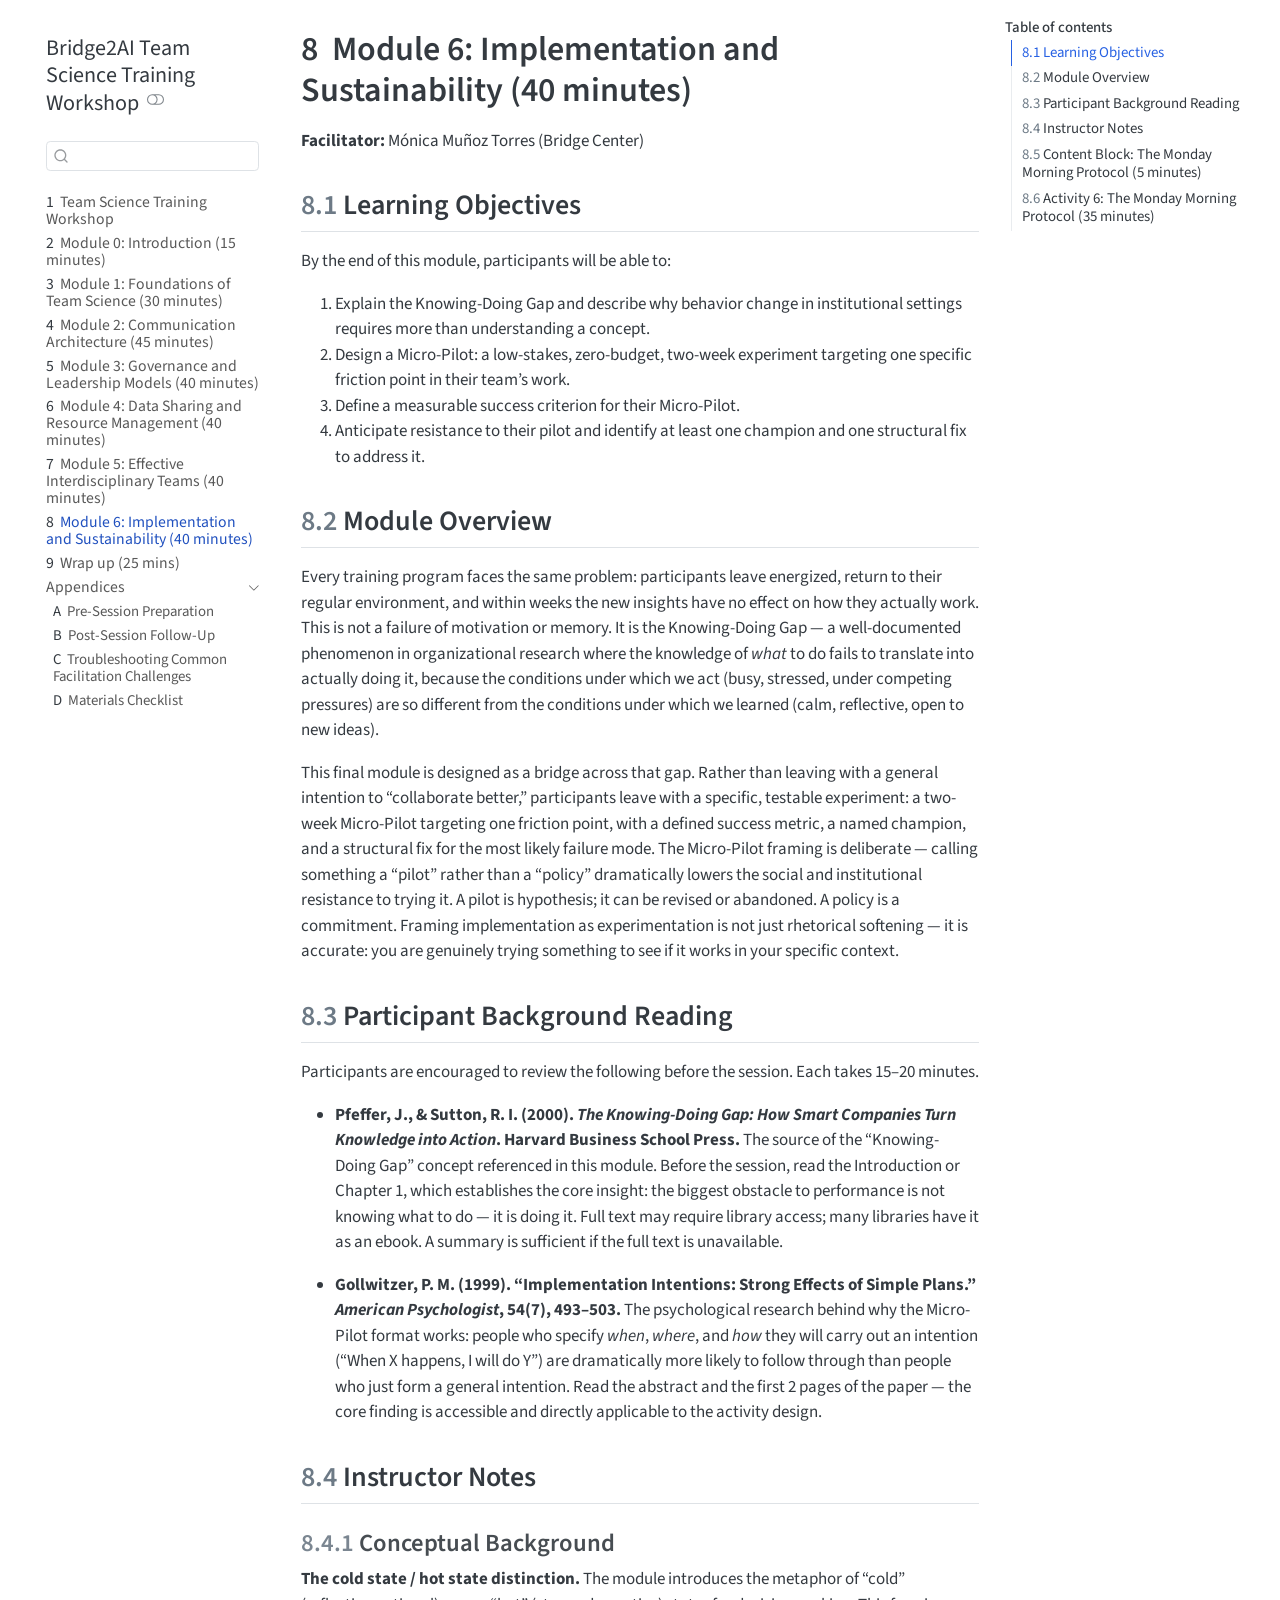
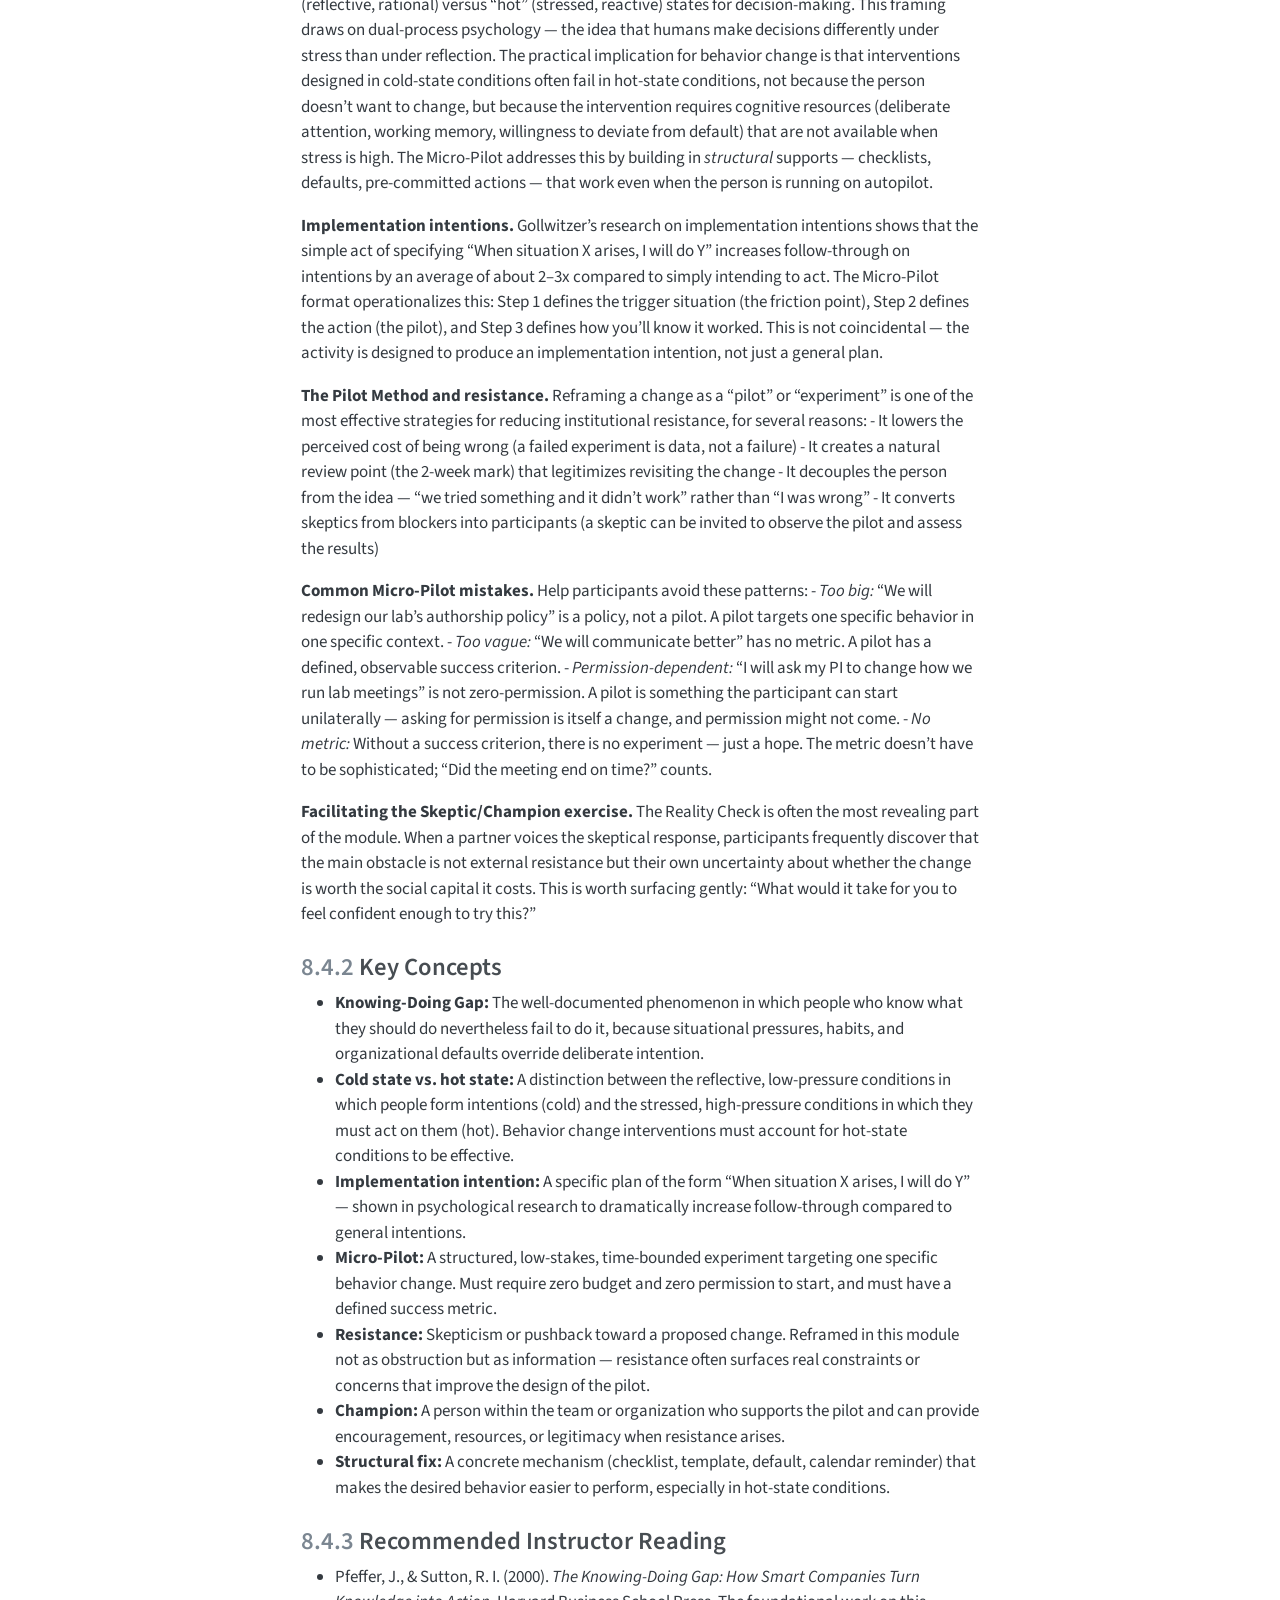
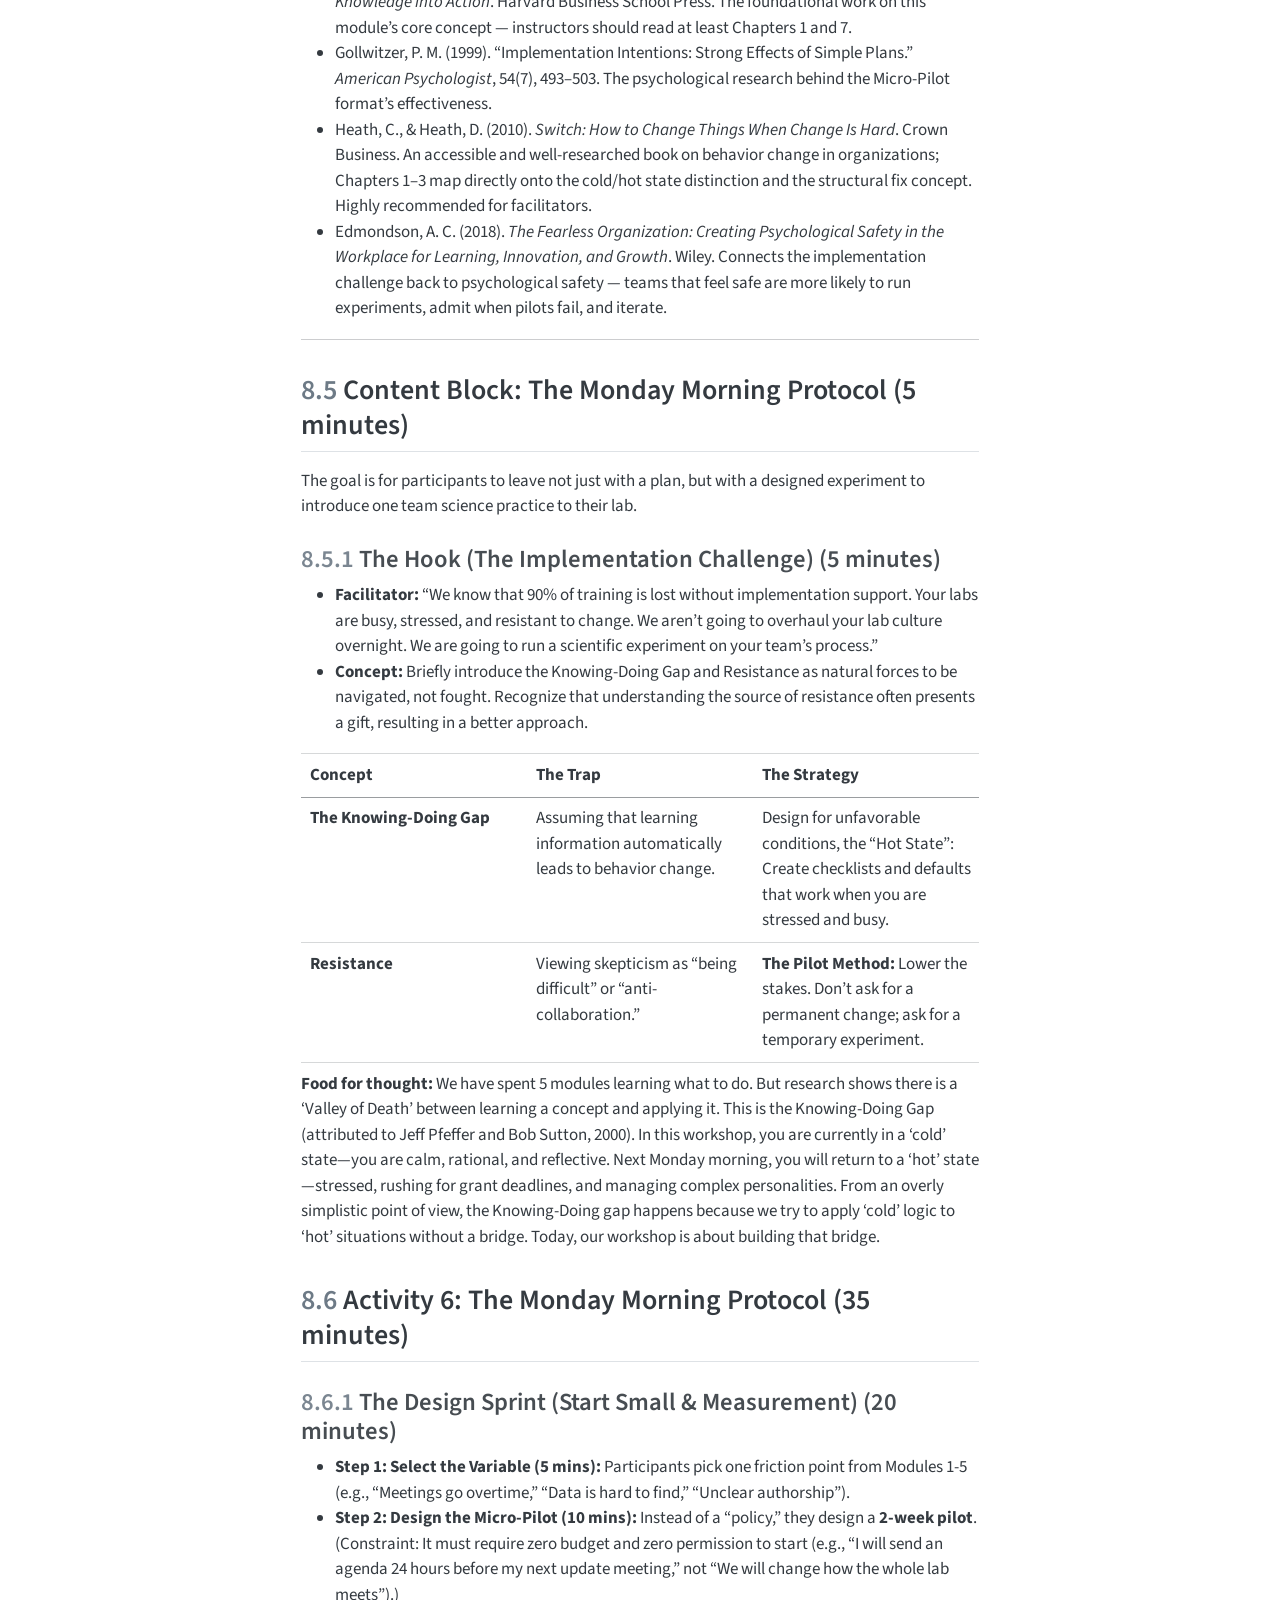
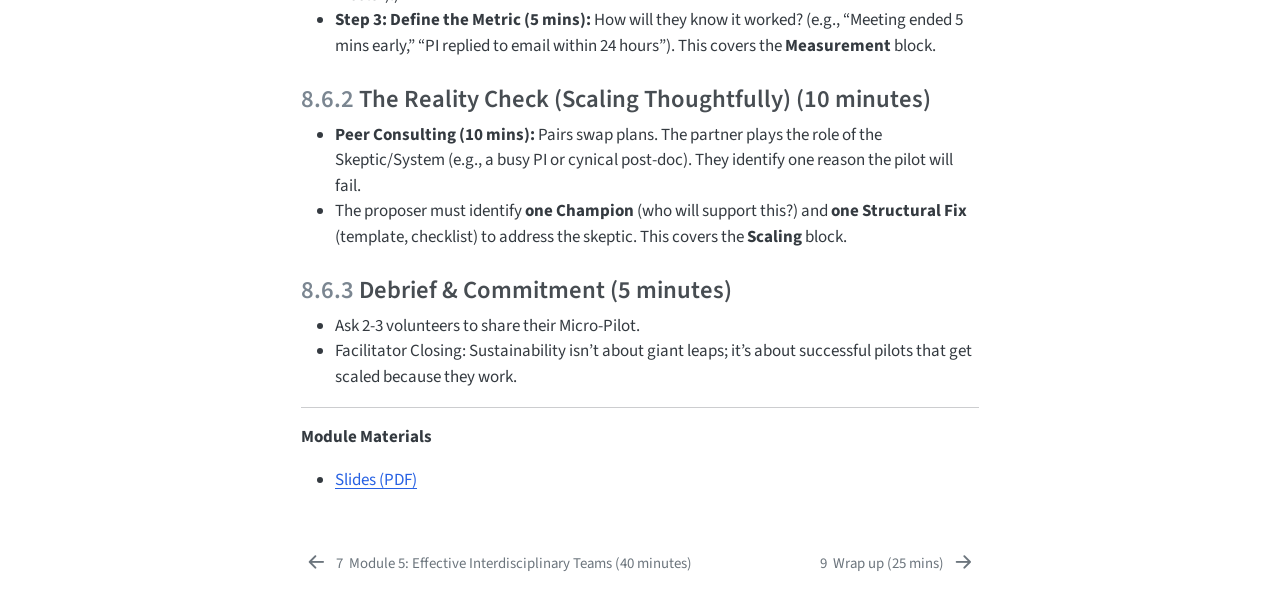
<file: module-6-implementation.html>
<!DOCTYPE html>
<html xmlns="http://www.w3.org/1999/xhtml" lang="en" xml:lang="en"><head>

<meta charset="utf-8">
<meta name="generator" content="quarto-1.11.9">

<meta name="viewport" content="width=device-width, initial-scale=1.0, user-scalable=yes">


<title>8&nbsp; Module 6: Implementation and Sustainability (40 minutes) – Bridge2AI Team Science Training Workshop</title>
<style>
/* Default styles provided by pandoc.
** See https://pandoc.org/MANUAL.html#variables-for-html for config info.
*/
span.smallcaps{font-variant: small-caps;}
div.columns{display: flex; gap: 1.5em;}
div.column{flex: auto;}
@media screen {
div.columns{gap: min(4vw, 1.5em);}
div.column{overflow-x: auto;}
}
div.hanging-indent{margin-left: 1.5em; text-indent: -1.5em;}
ul.task-list{list-style: none;}
ul.task-list li input[type="checkbox"] {
  width: 0.8em;
  margin: 0 0.8em 0.2em -1em; /* quarto-specific, see https://github.com/quarto-dev/quarto-cli/issues/4556 */ 
  vertical-align: middle;
}
</style>


<script src="site_libs/quarto-nav/quarto-nav.js"></script>
<script src="site_libs/quarto-nav/headroom.min.js"></script>
<script src="site_libs/clipboard/clipboard.min.js"></script>
<script src="site_libs/quarto-search/autocomplete.umd.js"></script>
<script src="site_libs/quarto-search/fuse.min.js"></script>
<script src="site_libs/quarto-search/quarto-search.js"></script>
<meta name="quarto:offset" content="./">
<link href="./wrap-up.html" rel="next">
<link href="./module-5-inclusion.html" rel="prev">
<script src="site_libs/quarto-html/quarto.js" type="module"></script>
<script src="site_libs/quarto-html/tabsets/tabsets.js" type="module"></script>
<script src="site_libs/quarto-html/scrollable-regions/scrollable-regions.js" type="module"></script>
<script src="site_libs/quarto-html/popper.min.js"></script>
<script src="site_libs/quarto-html/tippy.umd.min.js"></script>
<script src="site_libs/quarto-html/anchor.min.js"></script>
<link href="site_libs/quarto-html/tippy.css" rel="stylesheet">
<link href="site_libs/quarto-html/quarto-syntax-highlighting-63b5708e65d6cd79cd7618c58d0c21e7.css" rel="stylesheet" class="quarto-color-scheme" id="quarto-text-highlighting-styles">
<link href="site_libs/quarto-html/quarto-syntax-highlighting-dark-447e42e69aaa9833c0ba1b986f430b20.css" rel="stylesheet" class="quarto-color-scheme quarto-color-alternate" id="quarto-text-highlighting-styles">
<link href="site_libs/quarto-html/quarto-syntax-highlighting-63b5708e65d6cd79cd7618c58d0c21e7.css" rel="stylesheet" class="quarto-color-scheme-extra" id="quarto-text-highlighting-styles">
<script src="site_libs/bootstrap/bootstrap.min.js"></script>
<link href="site_libs/bootstrap/bootstrap-icons.css" rel="stylesheet">
<link href="site_libs/bootstrap/bootstrap-fd437c11ef914449285a5c26e0daa494.min.css" rel="stylesheet" append-hash="true" class="quarto-color-scheme" id="quarto-bootstrap" data-mode="light">
<link href="site_libs/bootstrap/bootstrap-dark-c22d121c1962cb4eb0d4148300656303.min.css" rel="stylesheet" append-hash="true" class="quarto-color-scheme quarto-color-alternate" id="quarto-bootstrap" data-mode="dark">
<link href="site_libs/bootstrap/bootstrap-fd437c11ef914449285a5c26e0daa494.min.css" rel="stylesheet" append-hash="true" class="quarto-color-scheme-extra" id="quarto-bootstrap" data-mode="light">
<script id="quarto-search-options" type="application/json">{
  "location": "sidebar",
  "copy-button": false,
  "collapse-after": 3,
  "panel-placement": "start",
  "type": "textbox",
  "limit": 50,
  "keyboard-shortcut": [
    "f",
    "/",
    "s"
  ],
  "show-item-context": false,
  "language": {
    "search-no-results-text": "No results",
    "search-matching-documents-text": "matching documents",
    "search-copy-link-title": "Copy link to search",
    "search-hide-matches-text": "Hide additional matches",
    "search-more-match-text": "more match in this document",
    "search-more-matches-text": "more matches in this document",
    "search-clear-button-title": "Clear",
    "search-text-placeholder": "",
    "search-detached-cancel-button-title": "Cancel",
    "search-submit-button-title": "Submit",
    "search-label": "Search"
  }
}</script>


</head>

<body class="nav-sidebar floating quarto-light"><a id="quarto-skip-link" class="visually-hidden-focusable" href="#quarto-document-content">Skip to main content</a><script id="quarto-html-before-body" type="application/javascript">
    const toggleBodyColorMode = (bsSheetEl) => {
      const mode = bsSheetEl.getAttribute("data-mode");
      const bodyEl = window.document.querySelector("body");
      if (mode === "dark") {
        bodyEl.classList.add("quarto-dark");
        bodyEl.classList.remove("quarto-light");
      } else {
        bodyEl.classList.add("quarto-light");
        bodyEl.classList.remove("quarto-dark");
      }
    }
    const toggleBodyColorPrimary = () => {
      const bsSheetEl = window.document.querySelector("link#quarto-bootstrap:not([rel=disabled-stylesheet])");
      if (bsSheetEl) {
        toggleBodyColorMode(bsSheetEl);
      }
    }
    const setColorSchemeToggle = (alternate) => {
      const toggles = window.document.querySelectorAll('.quarto-color-scheme-toggle');
      for (let i=0; i < toggles.length; i++) {
        const toggle = toggles[i];
        if (toggle) {
          toggle.setAttribute("aria-checked", alternate ? "true" : "false");
          if (alternate) {
            toggle.classList.add("alternate");
          } else {
            toggle.classList.remove("alternate");
          }
        }
      }
    };
    const toggleColorMode = (alternate) => {
      // Switch the stylesheets
      const primaryStylesheets = window.document.querySelectorAll('link.quarto-color-scheme:not(.quarto-color-alternate)');
      const alternateStylesheets = window.document.querySelectorAll('link.quarto-color-scheme.quarto-color-alternate');
      manageTransitions('#quarto-margin-sidebar .nav-link', false);
      if (alternate) {
        // note: dark is layered on light, we don't disable primary!
        enableStylesheet(alternateStylesheets);
        for (const sheetNode of alternateStylesheets) {
          if (sheetNode.id === "quarto-bootstrap") {
            toggleBodyColorMode(sheetNode);
          }
        }
      } else {
        disableStylesheet(alternateStylesheets);
        enableStylesheet(primaryStylesheets)
        toggleBodyColorPrimary();
      }
      manageTransitions('#quarto-margin-sidebar .nav-link', true);
      // Switch the toggles
      setColorSchemeToggle(alternate)
    }
    // Hack to workaround the fact that safari doesn't
    // properly recolor the scrollbar when toggling (#1455).
    // Not run on load: stylesheets are set before first paint there, and
    // scrolling would undo the scroll to a URL fragment (#14973).
    // The one pixel nudge keeps the reader where they were.
    const refreshSafariScrollbar = () => {
      if (navigator.userAgent.indexOf('Safari') > 0 && navigator.userAgent.indexOf('Chrome') == -1) {
        manageTransitions("body", false);
        const scrollY = window.scrollY;
        window.scrollTo(0, scrollY > 0 ? scrollY - 1 : 1);
        setTimeout(() => {
          window.scrollTo(0, scrollY);
          manageTransitions("body", true);
        }, 40);
      }
    }
    const disableStylesheet = (stylesheets) => {
      for (let i=0; i < stylesheets.length; i++) {
        const stylesheet = stylesheets[i];
        stylesheet.rel = 'disabled-stylesheet';
      }
    }
    const enableStylesheet = (stylesheets) => {
      for (let i=0; i < stylesheets.length; i++) {
        const stylesheet = stylesheets[i];
        if(stylesheet.rel !== 'stylesheet') { // for Chrome, which will still FOUC without this check
          stylesheet.rel = 'stylesheet';
        }
      }
    }
    const manageTransitions = (selector, allowTransitions) => {
      const els = window.document.querySelectorAll(selector);
      for (let i=0; i < els.length; i++) {
        const el = els[i];
        if (allowTransitions) {
          el.classList.remove('notransition');
        } else {
          el.classList.add('notransition');
        }
      }
    }
    const isFileUrl = () => {
      return window.location.protocol === 'file:';
    }
    const hasAlternateSentinel = () => {
      let styleSentinel = getColorSchemeSentinel();
      if (styleSentinel !== null) {
        return styleSentinel === "alternate";
      } else {
        return false;
      }
    }
    const setStyleSentinel = (alternate) => {
      const value = alternate ? "alternate" : "default";
      if (!isFileUrl()) {
        window.localStorage.setItem("quarto-color-scheme", value);
      } else {
        localAlternateSentinel = value;
      }
    }
    const getColorSchemeSentinel = () => {
      if (!isFileUrl()) {
        const storageValue = window.localStorage.getItem("quarto-color-scheme");
        return storageValue != null ? storageValue : localAlternateSentinel;
      } else {
        return localAlternateSentinel;
      }
    }
    const toggleGiscusIfUsed = (isAlternate, darkModeDefault) => {
      const baseTheme = document.querySelector('#giscus-base-theme')?.value ?? 'light';
      const alternateTheme = document.querySelector('#giscus-alt-theme')?.value ?? 'dark';
      let newTheme = '';
      if(authorPrefersDark) {
        newTheme = isAlternate ? baseTheme : alternateTheme;
      } else {
        newTheme = isAlternate ? alternateTheme : baseTheme;
      }
      const changeGiscusTheme = () => {
        // From: https://github.com/giscus/giscus/issues/336
        const sendMessage = (message) => {
          const iframe = document.querySelector('iframe.giscus-frame');
          if (!iframe) return;
          iframe.contentWindow.postMessage({ giscus: message }, 'https://giscus.app');
        }
        sendMessage({
          setConfig: {
            theme: newTheme
          }
        });
      }
      const isGiscussLoaded = window.document.querySelector('iframe.giscus-frame') !== null;
      if (isGiscussLoaded) {
        changeGiscusTheme();
      }
    };
    const authorPrefersDark = false;
    const queryPrefersDark = window.matchMedia('(prefers-color-scheme: dark)');
    const darkModeDefault = queryPrefersDark.matches;
      document.querySelector('link#quarto-text-highlighting-styles.quarto-color-scheme-extra').rel = 'disabled-stylesheet';
      document.querySelector('link#quarto-bootstrap.quarto-color-scheme-extra').rel = 'disabled-stylesheet';
    let localAlternateSentinel = darkModeDefault ? 'alternate' : 'default';
    // Dark / light mode switch
    window.quartoToggleColorScheme = () => {
      // Read the current dark / light value
      let toAlternate = !hasAlternateSentinel();
      toggleColorMode(toAlternate);
      refreshSafariScrollbar();
      setStyleSentinel(toAlternate);
      toggleGiscusIfUsed(toAlternate, darkModeDefault);
      window.dispatchEvent(new Event('resize'));
    };
    queryPrefersDark.addEventListener("change", e => {
      if(window.localStorage.getItem("quarto-color-scheme") !== null)
        return;
      const alternate = e.matches
      toggleColorMode(alternate);
      refreshSafariScrollbar();
      localAlternateSentinel = e.matches ? 'alternate' : 'default'; // this is used alongside local storage!
      toggleGiscusIfUsed(alternate, darkModeDefault);
    });
    // Switch to dark mode if need be
    if (hasAlternateSentinel()) {
      toggleColorMode(true);
    } else {
      toggleColorMode(false);
    }
  </script>

<div id="quarto-search-results"></div>
  <header id="quarto-header" class="headroom fixed-top">
  <nav class="quarto-secondary-nav" aria-label="Toolbar">
    <div class="container-fluid d-flex">
      <button type="button" class="quarto-btn-toggle btn" data-bs-toggle="collapse" role="button" data-bs-target=".quarto-sidebar-collapse-item" aria-controls="quarto-sidebar" aria-expanded="false" aria-label="Toggle sidebar navigation" onclick="if (window.quartoToggleHeadroom) { window.quartoToggleHeadroom(); }">
        <i class="bi bi-layout-text-sidebar-reverse"></i>
      </button>
        <nav class="quarto-page-breadcrumbs" aria-label="Breadcrumbs"><ol class="breadcrumb"><li class="breadcrumb-item"><a href="./module-6-implementation.html"><span class="chapter-number">8</span>&nbsp; <span class="chapter-title">Module 6: Implementation and Sustainability (40 minutes)</span></a></li></ol></nav>
        <a class="flex-grow-1" data-bs-toggle="collapse" data-bs-target=".quarto-sidebar-collapse-item" onclick="if (window.quartoToggleHeadroom) { window.quartoToggleHeadroom(); }">      
        </a>
      <button type="button" class="btn quarto-search-button" aria-label="Search" onclick="window.quartoOpenSearch();">
        <i class="bi bi-search"></i>
      </button>
    </div>
  </nav>
</header>
<!-- content -->
<div id="quarto-content" class="quarto-container page-columns page-rows-contents page-layout-article">
<!-- sidebar -->
  <nav id="quarto-sidebar" class="sidebar collapse collapse-horizontal quarto-sidebar-collapse-item sidebar-navigation floating overflow-auto" aria-label="Site">
    <div class="pt-lg-2 mt-2 text-left sidebar-header">
    <div class="sidebar-title mb-0 py-0">
      <a href="./">Bridge2AI Team Science Training Workshop</a> 
        <div class="sidebar-tools-main">
  <button type="button" role="switch" aria-checked="false" class="quarto-color-scheme-toggle quarto-navigation-tool  px-1" onclick="window.quartoToggleColorScheme(); return false;" title="Toggle dark mode" aria-label="Toggle dark mode"><i class="bi"></i></button>
</div>
    </div>
      </div>
        <div class="mt-2 flex-shrink-0 align-items-center">
        <div class="sidebar-search">
        <div id="quarto-search" class="" title="Search"></div>
        </div>
        </div>
    <div class="sidebar-menu-container"> 
    <ul class="list-unstyled mt-1">
        <li class="sidebar-item">
  <div class="sidebar-item-container"> 
  <a href="./index.html" class="sidebar-item-text sidebar-link">
 <span class="menu-text"><span class="chapter-number">1</span>&nbsp; <span class="chapter-title">Team Science Training Workshop</span></span></a>
  </div>
</li>
        <li class="sidebar-item">
  <div class="sidebar-item-container"> 
  <a href="./module-0-introductions.html" class="sidebar-item-text sidebar-link">
 <span class="menu-text"><span class="chapter-number">2</span>&nbsp; <span class="chapter-title">Module 0: Introduction (15 minutes)</span></span></a>
  </div>
</li>
        <li class="sidebar-item">
  <div class="sidebar-item-container"> 
  <a href="./module-1-foundations.html" class="sidebar-item-text sidebar-link">
 <span class="menu-text"><span class="chapter-number">3</span>&nbsp; <span class="chapter-title">Module 1: Foundations of Team Science (30 minutes)</span></span></a>
  </div>
</li>
        <li class="sidebar-item">
  <div class="sidebar-item-container"> 
  <a href="./module-2-communication.html" class="sidebar-item-text sidebar-link">
 <span class="menu-text"><span class="chapter-number">4</span>&nbsp; <span class="chapter-title">Module 2: Communication Architecture (45 minutes)</span></span></a>
  </div>
</li>
        <li class="sidebar-item">
  <div class="sidebar-item-container"> 
  <a href="./module-3-governance.html" class="sidebar-item-text sidebar-link">
 <span class="menu-text"><span class="chapter-number">5</span>&nbsp; <span class="chapter-title">Module 3: Governance and Leadership Models (40 minutes)</span></span></a>
  </div>
</li>
        <li class="sidebar-item">
  <div class="sidebar-item-container"> 
  <a href="./module-4-data-sharing.html" class="sidebar-item-text sidebar-link">
 <span class="menu-text"><span class="chapter-number">6</span>&nbsp; <span class="chapter-title">Module 4: Data Sharing and Resource Management (40 minutes)</span></span></a>
  </div>
</li>
        <li class="sidebar-item">
  <div class="sidebar-item-container"> 
  <a href="./module-5-inclusion.html" class="sidebar-item-text sidebar-link">
 <span class="menu-text"><span class="chapter-number">7</span>&nbsp; <span class="chapter-title">Module 5: Effective Interdisciplinary Teams (40 minutes)</span></span></a>
  </div>
</li>
        <li class="sidebar-item">
  <div class="sidebar-item-container"> 
  <a href="./module-6-implementation.html" class="sidebar-item-text sidebar-link active">
 <span class="menu-text"><span class="chapter-number">8</span>&nbsp; <span class="chapter-title">Module 6: Implementation and Sustainability (40 minutes)</span></span></a>
  </div>
</li>
        <li class="sidebar-item">
  <div class="sidebar-item-container"> 
  <a href="./wrap-up.html" class="sidebar-item-text sidebar-link">
 <span class="menu-text"><span class="chapter-number">9</span>&nbsp; <span class="chapter-title">Wrap up (25 mins)</span></span></a>
  </div>
</li>
        <li class="sidebar-item sidebar-item-section">
      <div class="sidebar-item-container"> 
            <button type="button" class="sidebar-item-text sidebar-item-toggle sidebar-link text-start" data-bs-toggle="collapse" data-bs-target="#quarto-sidebar-section-1" aria-controls="quarto-sidebar-section-1" aria-expanded="true">
 <span class="menu-text" id="quarto-sidebar-section-1-label">Appendices</span><i class="bi bi-chevron-right" aria-hidden="true"></i></button>
      </div>
      <ul id="quarto-sidebar-section-1" aria-labelledby="quarto-sidebar-section-1-label" class="collapse list-unstyled sidebar-section depth1 show">  
          <li class="sidebar-item">
  <div class="sidebar-item-container"> 
  <a href="./pre-session-preparation.html" class="sidebar-item-text sidebar-link">
 <span class="menu-text"><span class="chapter-number">A</span>&nbsp; <span class="chapter-title">Pre-Session Preparation</span></span></a>
  </div>
</li>
          <li class="sidebar-item">
  <div class="sidebar-item-container"> 
  <a href="./post-session-follow-up.html" class="sidebar-item-text sidebar-link">
 <span class="menu-text"><span class="chapter-number">B</span>&nbsp; <span class="chapter-title">Post-Session Follow-Up</span></span></a>
  </div>
</li>
          <li class="sidebar-item">
  <div class="sidebar-item-container"> 
  <a href="./troubleshooting.html" class="sidebar-item-text sidebar-link">
 <span class="menu-text"><span class="chapter-number">C</span>&nbsp; <span class="chapter-title">Troubleshooting Common Facilitation Challenges</span></span></a>
  </div>
</li>
          <li class="sidebar-item">
  <div class="sidebar-item-container"> 
  <a href="./materials-checklist.html" class="sidebar-item-text sidebar-link">
 <span class="menu-text"><span class="chapter-number">D</span>&nbsp; <span class="chapter-title">Materials Checklist</span></span></a>
  </div>
</li>
      </ul>
  </li>
    </ul>
    </div>
</nav>
<div id="quarto-sidebar-glass" class="quarto-sidebar-collapse-item" data-bs-toggle="collapse" data-bs-target=".quarto-sidebar-collapse-item"></div>
<!-- margin-sidebar -->
    <div id="quarto-margin-sidebar" class="sidebar margin-sidebar">
        <nav id="TOC" role="doc-toc" aria-labelledby="toc-title" class="toc-active">
    <h2 id="toc-title">Table of contents</h2>
   
  <ul>
  <li><a href="#learning-objectives" id="toc-learning-objectives" class="nav-link active" data-scroll-target="#learning-objectives"><span class="header-section-number">8.1</span> Learning Objectives</a></li>
  <li><a href="#module-overview" id="toc-module-overview" class="nav-link" data-scroll-target="#module-overview"><span class="header-section-number">8.2</span> Module Overview</a></li>
  <li><a href="#participant-background-reading" id="toc-participant-background-reading" class="nav-link" data-scroll-target="#participant-background-reading"><span class="header-section-number">8.3</span> Participant Background Reading</a></li>
  <li><a href="#instructor-notes" id="toc-instructor-notes" class="nav-link" data-scroll-target="#instructor-notes"><span class="header-section-number">8.4</span> Instructor Notes</a>
  <ul class="collapse">
  <li><a href="#conceptual-background" id="toc-conceptual-background" class="nav-link" data-scroll-target="#conceptual-background"><span class="header-section-number">8.4.1</span> Conceptual Background</a></li>
  <li><a href="#key-concepts" id="toc-key-concepts" class="nav-link" data-scroll-target="#key-concepts"><span class="header-section-number">8.4.2</span> Key Concepts</a></li>
  <li><a href="#recommended-instructor-reading" id="toc-recommended-instructor-reading" class="nav-link" data-scroll-target="#recommended-instructor-reading"><span class="header-section-number">8.4.3</span> Recommended Instructor Reading</a></li>
  </ul></li>
  <li><a href="#content-block-the-monday-morning-protocol-5-minutes" id="toc-content-block-the-monday-morning-protocol-5-minutes" class="nav-link" data-scroll-target="#content-block-the-monday-morning-protocol-5-minutes"><span class="header-section-number">8.5</span> Content Block: The Monday Morning Protocol (5 minutes)</a>
  <ul class="collapse">
  <li><a href="#the-hook-the-implementation-challenge-5-minutes" id="toc-the-hook-the-implementation-challenge-5-minutes" class="nav-link" data-scroll-target="#the-hook-the-implementation-challenge-5-minutes"><span class="header-section-number">8.5.1</span> The Hook (The Implementation Challenge) (5 minutes)</a></li>
  </ul></li>
  <li><a href="#activity-6-the-monday-morning-protocol-35-minutes" id="toc-activity-6-the-monday-morning-protocol-35-minutes" class="nav-link" data-scroll-target="#activity-6-the-monday-morning-protocol-35-minutes"><span class="header-section-number">8.6</span> Activity 6: The Monday Morning Protocol (35 minutes)</a>
  <ul class="collapse">
  <li><a href="#the-design-sprint-start-small-measurement-20-minutes" id="toc-the-design-sprint-start-small-measurement-20-minutes" class="nav-link" data-scroll-target="#the-design-sprint-start-small-measurement-20-minutes"><span class="header-section-number">8.6.1</span> The Design Sprint (Start Small &amp; Measurement) (20 minutes)</a></li>
  <li><a href="#the-reality-check-scaling-thoughtfully-10-minutes" id="toc-the-reality-check-scaling-thoughtfully-10-minutes" class="nav-link" data-scroll-target="#the-reality-check-scaling-thoughtfully-10-minutes"><span class="header-section-number">8.6.2</span> The Reality Check (Scaling Thoughtfully) (10 minutes)</a></li>
  <li><a href="#debrief-commitment-5-minutes" id="toc-debrief-commitment-5-minutes" class="nav-link" data-scroll-target="#debrief-commitment-5-minutes"><span class="header-section-number">8.6.3</span> Debrief &amp; Commitment (5 minutes)</a></li>
  </ul></li>
  </ul>
</nav>
    </div>
<!-- main -->
<main class="content" id="quarto-document-content" tabindex="-1">


<header id="title-block-header" class="quarto-title-block default">
<div class="quarto-title">
<h1 class="title"><span class="chapter-number">8</span>&nbsp; <span class="chapter-title">Module 6: Implementation and Sustainability (40 minutes)</span></h1>
</div>



<div class="quarto-title-meta">

    
  
    
  </div>
  


</header>


<p><strong>Facilitator:</strong> Mónica Muñoz Torres (Bridge Center)</p>
<section id="learning-objectives" class="level2" data-number="8.1">
<h2 data-number="8.1" class="anchored" data-anchor-id="learning-objectives"><span class="header-section-number">8.1</span> Learning Objectives</h2>
<p>By the end of this module, participants will be able to:</p>
<ol type="1">
<li>Explain the Knowing-Doing Gap and describe why behavior change in institutional settings requires more than understanding a concept.</li>
<li>Design a Micro-Pilot: a low-stakes, zero-budget, two-week experiment targeting one specific friction point in their team’s work.</li>
<li>Define a measurable success criterion for their Micro-Pilot.</li>
<li>Anticipate resistance to their pilot and identify at least one champion and one structural fix to address it.</li>
</ol>
</section>
<section id="module-overview" class="level2" data-number="8.2">
<h2 data-number="8.2" class="anchored" data-anchor-id="module-overview"><span class="header-section-number">8.2</span> Module Overview</h2>
<p>Every training program faces the same problem: participants leave energized, return to their regular environment, and within weeks the new insights have no effect on how they actually work. This is not a failure of motivation or memory. It is the Knowing-Doing Gap — a well-documented phenomenon in organizational research where the knowledge of <em>what</em> to do fails to translate into actually doing it, because the conditions under which we act (busy, stressed, under competing pressures) are so different from the conditions under which we learned (calm, reflective, open to new ideas).</p>
<p>This final module is designed as a bridge across that gap. Rather than leaving with a general intention to “collaborate better,” participants leave with a specific, testable experiment: a two-week Micro-Pilot targeting one friction point, with a defined success metric, a named champion, and a structural fix for the most likely failure mode. The Micro-Pilot framing is deliberate — calling something a “pilot” rather than a “policy” dramatically lowers the social and institutional resistance to trying it. A pilot is hypothesis; it can be revised or abandoned. A policy is a commitment. Framing implementation as experimentation is not just rhetorical softening — it is accurate: you are genuinely trying something to see if it works in your specific context.</p>
</section>
<section id="participant-background-reading" class="level2" data-number="8.3">
<h2 data-number="8.3" class="anchored" data-anchor-id="participant-background-reading"><span class="header-section-number">8.3</span> Participant Background Reading</h2>
<p>Participants are encouraged to review the following before the session. Each takes 15–20 minutes.</p>
<ul>
<li><p><strong>Pfeffer, J., &amp; Sutton, R. I. (2000). <em>The Knowing-Doing Gap: How Smart Companies Turn Knowledge into Action</em>. Harvard Business School Press.</strong> The source of the “Knowing-Doing Gap” concept referenced in this module. Before the session, read the Introduction or Chapter 1, which establishes the core insight: the biggest obstacle to performance is not knowing what to do — it is doing it. Full text may require library access; many libraries have it as an ebook. A summary is sufficient if the full text is unavailable.</p></li>
<li><p><strong>Gollwitzer, P. M. (1999). “Implementation Intentions: Strong Effects of Simple Plans.” <em>American Psychologist</em>, 54(7), 493–503.</strong> The psychological research behind why the Micro-Pilot format works: people who specify <em>when</em>, <em>where</em>, and <em>how</em> they will carry out an intention (“When X happens, I will do Y”) are dramatically more likely to follow through than people who just form a general intention. Read the abstract and the first 2 pages of the paper — the core finding is accessible and directly applicable to the activity design.</p></li>
</ul>
</section>
<section id="instructor-notes" class="level2" data-number="8.4">
<h2 data-number="8.4" class="anchored" data-anchor-id="instructor-notes"><span class="header-section-number">8.4</span> Instructor Notes</h2>
<section id="conceptual-background" class="level3" data-number="8.4.1">
<h3 data-number="8.4.1" class="anchored" data-anchor-id="conceptual-background"><span class="header-section-number">8.4.1</span> Conceptual Background</h3>
<p><strong>The cold state / hot state distinction.</strong> The module introduces the metaphor of “cold” (reflective, rational) versus “hot” (stressed, reactive) states for decision-making. This framing draws on dual-process psychology — the idea that humans make decisions differently under stress than under reflection. The practical implication for behavior change is that interventions designed in cold-state conditions often fail in hot-state conditions, not because the person doesn’t want to change, but because the intervention requires cognitive resources (deliberate attention, working memory, willingness to deviate from default) that are not available when stress is high. The Micro-Pilot addresses this by building in <em>structural</em> supports — checklists, defaults, pre-committed actions — that work even when the person is running on autopilot.</p>
<p><strong>Implementation intentions.</strong> Gollwitzer’s research on implementation intentions shows that the simple act of specifying “When situation X arises, I will do Y” increases follow-through on intentions by an average of about 2–3x compared to simply intending to act. The Micro-Pilot format operationalizes this: Step 1 defines the trigger situation (the friction point), Step 2 defines the action (the pilot), and Step 3 defines how you’ll know it worked. This is not coincidental — the activity is designed to produce an implementation intention, not just a general plan.</p>
<p><strong>The Pilot Method and resistance.</strong> Reframing a change as a “pilot” or “experiment” is one of the most effective strategies for reducing institutional resistance, for several reasons: - It lowers the perceived cost of being wrong (a failed experiment is data, not a failure) - It creates a natural review point (the 2-week mark) that legitimizes revisiting the change - It decouples the person from the idea — “we tried something and it didn’t work” rather than “I was wrong” - It converts skeptics from blockers into participants (a skeptic can be invited to observe the pilot and assess the results)</p>
<p><strong>Common Micro-Pilot mistakes.</strong> Help participants avoid these patterns: - <em>Too big:</em> “We will redesign our lab’s authorship policy” is a policy, not a pilot. A pilot targets one specific behavior in one specific context. - <em>Too vague:</em> “We will communicate better” has no metric. A pilot has a defined, observable success criterion. - <em>Permission-dependent:</em> “I will ask my PI to change how we run lab meetings” is not zero-permission. A pilot is something the participant can start unilaterally — asking for permission is itself a change, and permission might not come. - <em>No metric:</em> Without a success criterion, there is no experiment — just a hope. The metric doesn’t have to be sophisticated; “Did the meeting end on time?” counts.</p>
<p><strong>Facilitating the Skeptic/Champion exercise.</strong> The Reality Check is often the most revealing part of the module. When a partner voices the skeptical response, participants frequently discover that the main obstacle is not external resistance but their own uncertainty about whether the change is worth the social capital it costs. This is worth surfacing gently: “What would it take for you to feel confident enough to try this?”</p>
</section>
<section id="key-concepts" class="level3" data-number="8.4.2">
<h3 data-number="8.4.2" class="anchored" data-anchor-id="key-concepts"><span class="header-section-number">8.4.2</span> Key Concepts</h3>
<ul>
<li><strong>Knowing-Doing Gap:</strong> The well-documented phenomenon in which people who know what they should do nevertheless fail to do it, because situational pressures, habits, and organizational defaults override deliberate intention.</li>
<li><strong>Cold state vs.&nbsp;hot state:</strong> A distinction between the reflective, low-pressure conditions in which people form intentions (cold) and the stressed, high-pressure conditions in which they must act on them (hot). Behavior change interventions must account for hot-state conditions to be effective.</li>
<li><strong>Implementation intention:</strong> A specific plan of the form “When situation X arises, I will do Y” — shown in psychological research to dramatically increase follow-through compared to general intentions.</li>
<li><strong>Micro-Pilot:</strong> A structured, low-stakes, time-bounded experiment targeting one specific behavior change. Must require zero budget and zero permission to start, and must have a defined success metric.</li>
<li><strong>Resistance:</strong> Skepticism or pushback toward a proposed change. Reframed in this module not as obstruction but as information — resistance often surfaces real constraints or concerns that improve the design of the pilot.</li>
<li><strong>Champion:</strong> A person within the team or organization who supports the pilot and can provide encouragement, resources, or legitimacy when resistance arises.</li>
<li><strong>Structural fix:</strong> A concrete mechanism (checklist, template, default, calendar reminder) that makes the desired behavior easier to perform, especially in hot-state conditions.</li>
</ul>
</section>
<section id="recommended-instructor-reading" class="level3" data-number="8.4.3">
<h3 data-number="8.4.3" class="anchored" data-anchor-id="recommended-instructor-reading"><span class="header-section-number">8.4.3</span> Recommended Instructor Reading</h3>
<ul>
<li>Pfeffer, J., &amp; Sutton, R. I. (2000). <em>The Knowing-Doing Gap: How Smart Companies Turn Knowledge into Action</em>. Harvard Business School Press. The foundational work on this module’s core concept — instructors should read at least Chapters 1 and 7.</li>
<li>Gollwitzer, P. M. (1999). “Implementation Intentions: Strong Effects of Simple Plans.” <em>American Psychologist</em>, 54(7), 493–503. The psychological research behind the Micro-Pilot format’s effectiveness.</li>
<li>Heath, C., &amp; Heath, D. (2010). <em>Switch: How to Change Things When Change Is Hard</em>. Crown Business. An accessible and well-researched book on behavior change in organizations; Chapters 1–3 map directly onto the cold/hot state distinction and the structural fix concept. Highly recommended for facilitators.</li>
<li>Edmondson, A. C. (2018). <em>The Fearless Organization: Creating Psychological Safety in the Workplace for Learning, Innovation, and Growth</em>. Wiley. Connects the implementation challenge back to psychological safety — teams that feel safe are more likely to run experiments, admit when pilots fail, and iterate.</li>
</ul>
<hr>
</section>
</section>
<section id="content-block-the-monday-morning-protocol-5-minutes" class="level2" data-number="8.5">
<h2 data-number="8.5" class="anchored" data-anchor-id="content-block-the-monday-morning-protocol-5-minutes"><span class="header-section-number">8.5</span> Content Block: The Monday Morning Protocol (5 minutes)</h2>
<p>The goal is for participants to leave not just with a plan, but with a designed experiment to introduce one team science practice to their lab.</p>
<section id="the-hook-the-implementation-challenge-5-minutes" class="level3" data-number="8.5.1">
<h3 data-number="8.5.1" class="anchored" data-anchor-id="the-hook-the-implementation-challenge-5-minutes"><span class="header-section-number">8.5.1</span> The Hook (The Implementation Challenge) (5 minutes)</h3>
<ul>
<li><strong>Facilitator:</strong> “We know that 90% of training is lost without implementation support. Your labs are busy, stressed, and resistant to change. We aren’t going to overhaul your lab culture overnight. We are going to run a scientific experiment on your team’s process.”</li>
<li><strong>Concept:</strong> Briefly introduce the Knowing-Doing Gap and Resistance as natural forces to be navigated, not fought. Recognize that understanding the source of resistance often presents a gift, resulting in a better approach.</li>
</ul>
<table class="caption-top table">
<colgroup>
<col style="width: 33%">
<col style="width: 33%">
<col style="width: 33%">
</colgroup>
<thead>
<tr class="header">
<th style="text-align: left;">Concept</th>
<th style="text-align: left;">The Trap</th>
<th style="text-align: left;">The Strategy</th>
</tr>
</thead>
<tbody>
<tr class="odd">
<td style="text-align: left;"><strong>The Knowing-Doing Gap</strong></td>
<td style="text-align: left;">Assuming that learning information automatically leads to behavior change.</td>
<td style="text-align: left;">Design for unfavorable conditions, the “Hot State”: Create checklists and defaults that work when you are stressed and busy.</td>
</tr>
<tr class="even">
<td style="text-align: left;"><strong>Resistance</strong></td>
<td style="text-align: left;">Viewing skepticism as “being difficult” or “anti-collaboration.”</td>
<td style="text-align: left;"><strong>The Pilot Method:</strong> Lower the stakes. Don’t ask for a permanent change; ask for a temporary experiment.</td>
</tr>
</tbody>
</table>
<p><strong>Food for thought:</strong> We have spent 5 modules learning what to do. But research shows there is a ‘Valley of Death’ between learning a concept and applying it. This is the Knowing-Doing Gap (attributed to Jeff Pfeffer and Bob Sutton, 2000). In this workshop, you are currently in a ‘cold’ state—you are calm, rational, and reflective. Next Monday morning, you will return to a ‘hot’ state—stressed, rushing for grant deadlines, and managing complex personalities. From an overly simplistic point of view, the Knowing-Doing gap happens because we try to apply ‘cold’ logic to ‘hot’ situations without a bridge. Today, our workshop is about building that bridge.</p>
</section>
</section>
<section id="activity-6-the-monday-morning-protocol-35-minutes" class="level2" data-number="8.6">
<h2 data-number="8.6" class="anchored" data-anchor-id="activity-6-the-monday-morning-protocol-35-minutes"><span class="header-section-number">8.6</span> Activity 6: The Monday Morning Protocol (35 minutes)</h2>
<section id="the-design-sprint-start-small-measurement-20-minutes" class="level3" data-number="8.6.1">
<h3 data-number="8.6.1" class="anchored" data-anchor-id="the-design-sprint-start-small-measurement-20-minutes"><span class="header-section-number">8.6.1</span> The Design Sprint (Start Small &amp; Measurement) (20 minutes)</h3>
<ul>
<li><strong>Step 1: Select the Variable (5 mins):</strong> Participants pick one friction point from Modules 1-5 (e.g., “Meetings go overtime,” “Data is hard to find,” “Unclear authorship”).</li>
<li><strong>Step 2: Design the Micro-Pilot (10 mins):</strong> Instead of a “policy,” they design a <strong>2-week pilot</strong>. (Constraint: It must require zero budget and zero permission to start (e.g., “I will send an agenda 24 hours before my next update meeting,” not “We will change how the whole lab meets”).)</li>
<li><strong>Step 3: Define the Metric (5 mins):</strong> How will they know it worked? (e.g., “Meeting ended 5 mins early,” “PI replied to email within 24 hours”). This covers the <strong>Measurement</strong> block.</li>
</ul>
</section>
<section id="the-reality-check-scaling-thoughtfully-10-minutes" class="level3" data-number="8.6.2">
<h3 data-number="8.6.2" class="anchored" data-anchor-id="the-reality-check-scaling-thoughtfully-10-minutes"><span class="header-section-number">8.6.2</span> The Reality Check (Scaling Thoughtfully) (10 minutes)</h3>
<ul>
<li><strong>Peer Consulting (10 mins):</strong> Pairs swap plans. The partner plays the role of the Skeptic/System (e.g., a busy PI or cynical post-doc). They identify one reason the pilot will fail.</li>
<li>The proposer must identify <strong>one Champion</strong> (who will support this?) and <strong>one Structural Fix</strong> (template, checklist) to address the skeptic. This covers the <strong>Scaling</strong> block.</li>
</ul>
</section>
<section id="debrief-commitment-5-minutes" class="level3" data-number="8.6.3">
<h3 data-number="8.6.3" class="anchored" data-anchor-id="debrief-commitment-5-minutes"><span class="header-section-number">8.6.3</span> Debrief &amp; Commitment (5 minutes)</h3>
<ul>
<li>Ask 2-3 volunteers to share their Micro-Pilot.</li>
<li>Facilitator Closing: Sustainability isn’t about giant leaps; it’s about successful pilots that get scaled because they work.</li>
</ul>
<hr>
<p><strong>Module Materials</strong></p>
<ul>
<li><a href="https://github.com/bridge2ai/teaming-training-workshop/blob/main/materials/Module-6/Module-6-Slides.pdf">Slides (PDF)</a></li>
</ul>


</section>
</section>

</main> <!-- /main -->
<script id="quarto-html-after-body" type="application/javascript">
  window.document.addEventListener("DOMContentLoaded", function (event) {
    // Ensure there is a toggle, if there isn't float one in the top right
    if (window.document.querySelector('.quarto-color-scheme-toggle') === null) {
      const toggle = window.document.createElement('button');
      toggle.type = "button";
      toggle.setAttribute("role", "switch");
      toggle.setAttribute("aria-checked", "false");
      toggle.classList.add('top-right');
      toggle.classList.add('quarto-color-scheme-toggle');
      toggle.setAttribute("aria-label", "Toggle dark mode");
      toggle.onclick = function() { try { window.quartoToggleColorScheme(); } catch {} return false; };
      const i = window.document.createElement("i");
      i.classList.add('bi');
      toggle.appendChild(i);
      // Put the toggle in a landmark of its own, so that landmark navigation
      // can reach it.
      //
      // The container is always a fresh direct child of body, and the toggle is
      // never moved into page furniture that the theme or the author controls.
      // The toggle is positioned against the page, so any ancestor that
      // establishes a containing block captures it: a positioned element or a
      // grid for position: absolute, and transform, filter, will-change or
      // contain for position: fixed. A direct child of body has none of these
      // to inherit, and the shift when one appears is silent and visual.
      //
      // ARIA says a document should have at most one banner, and axe reports a
      // duplicate whether or not the banners carry distinct labels. So use a
      // header when the page has no banner yet, and a named region otherwise.
      //
      // A header is a banner wherever it sits, unless it is inside sectioning
      // content, so this cannot just look at the children of body: a custom
      // page layout wraps the title block header in a plain div. An explicit
      // role="banner" always counts.
      const sectioning = 'article, aside, main, nav, section, [role="article"], [role="complementary"], [role="main"], [role="navigation"], [role="region"]';
      const hasBanner = Array.from(
        window.document.querySelectorAll('header:not([role]), [role="banner"]')
      ).some(function(el) {
        return el.hasAttribute("role") || el.closest(sectioning) === null;
      });
      const container = window.document.createElement(hasBanner ? "div" : "header");
      if (hasBanner) {
        container.setAttribute("role", "region");
        container.setAttribute("aria-label", "Toggle dark mode");
      }
      container.classList.add('quarto-color-scheme-toggle-container');
      container.appendChild(toggle);
      window.document.body.appendChild(container);
    }
    setColorSchemeToggle(hasAlternateSentinel())
    const icon = "";
    const anchorJS = new window.AnchorJS();
    anchorJS.options = {
      placement: 'right',
      icon: icon
    };
    anchorJS.add('.anchored');
    const isCodeAnnotation = (el) => {
      for (const clz of el.classList) {
        if (clz.startsWith('code-annotation-')) {                     
          return true;
        }
      }
      return false;
    }
    const onCopySuccess = function(e) {
      // button target
      const button = e.trigger;
      // don't keep focus
      button.blur();
      // flash "checked"
      button.classList.add('code-copy-button-checked');
      var currentTitle = button.getAttribute("title");
      button.setAttribute("title", "Copied!");
      let tooltip;
      if (window.bootstrap) {
        button.setAttribute("data-bs-toggle", "tooltip");
        button.setAttribute("data-bs-placement", "left");
        button.setAttribute("data-bs-title", "Copied!");
        tooltip = new bootstrap.Tooltip(button, 
          { trigger: "manual", 
            customClass: "code-copy-button-tooltip",
            offset: [0, -8]});
        tooltip.show();    
      }
      setTimeout(function() {
        if (tooltip) {
          tooltip.hide();
          button.removeAttribute("data-bs-title");
          button.removeAttribute("data-bs-toggle");
          button.removeAttribute("data-bs-placement");
        }
        button.setAttribute("title", currentTitle);
        button.classList.remove('code-copy-button-checked');
      }, 1000);
      // clear code selection
      e.clearSelection();
    }
    const getTextToCopy = function(trigger) {
      const outerScaffold = trigger.parentElement.cloneNode(true);
      const codeEl = outerScaffold.querySelector('code');
      for (const childEl of codeEl.children) {
        if (isCodeAnnotation(childEl)) {
          childEl.remove();
        }
      }
      return codeEl.innerText;
    }
    const clipboard = new window.ClipboardJS('.code-copy-button:not([data-in-quarto-modal])', {
      text: getTextToCopy
    });
    clipboard.on('success', onCopySuccess);
    if (window.document.getElementById('quarto-embedded-source-code-modal')) {
      const clipboardModal = new window.ClipboardJS('.code-copy-button[data-in-quarto-modal]', {
        text: getTextToCopy,
        container: window.document.getElementById('quarto-embedded-source-code-modal')
      });
      clipboardModal.on('success', onCopySuccess);
    }
      var localhostRegex = new RegExp(/^(?:http|https):\/\/localhost\:?[0-9]*\//);
      var mailtoRegex = new RegExp(/^mailto:/);
        var filterRegex = new RegExp('/' + window.location.host + '/');
      var isInternal = (href) => {
          return filterRegex.test(href) || localhostRegex.test(href) || mailtoRegex.test(href);
      }
      // Inspect non-navigation links and adorn them if external
      window.quartoDecorateExternalLinks = function (root) {
     var links = (root || window.document).querySelectorAll('a[href]:not(.nav-link):not(.navbar-brand):not(.toc-action):not(.sidebar-link):not(.sidebar-item-toggle):not(.pagination-link):not(.no-external):not([aria-hidden]):not(.dropdown-item):not(.quarto-navigation-tool):not(.about-link)');
      for (var i=0; i<links.length; i++) {
        const link = links[i];
        if (!isInternal(link.href)) {
          // undo the damage that might have been done by quarto-nav.js in the case of
          // links that we want to consider external
          if (link.dataset.originalHref !== undefined) {
            link.href = link.dataset.originalHref;
          }
          if (!link.classList.contains('no-external-icon')) {
          }
        }
      }
      };
      window.quartoDecorateExternalLinks(window.document);
    // Esc closes the popup (WCAG 1.4.13) and focus leaving both trigger and
    // popup closes it (WCAG 2.4.11); tippy handles neither for interactive popups.
    const hideOnEscAndFocusOut = {
      name: 'hideOnEscAndFocusOut',
      defaultValue: true,
      fn(instance) {
        const dismiss = () => {
          // A show scheduled by the trigger delay would otherwise reopen it
          instance.clearDelayTimeouts();
          instance.hide();
        };
        const onKeyDown = (event) => {
          if (event.key !== 'Escape') {
            return;
          }
          // Keep Esc from also reaching page handlers (e.g. reveal.js overview),
          // except an open reveal.js slide menu, which Esc should close too.
          // The menu handles keys only when its keyboard option is on.
          const menuHandlesEsc = window.Reveal?.getPlugin?.('menu')?.isOpen() &&
            window.Reveal.getConfig().menu?.keyboard !== false;
          if (!menuHandlesEsc) {
            event.stopPropagation();
          }
          if (instance.popper.contains(window.document.activeElement)) {
            // Disabled while refocusing so the focus trigger does not reopen it
            instance.disable();
            instance.reference.focus();
            instance.enable();
          }
          dismiss();
        };
        const onFocusOut = (event) => {
          const target = event.relatedTarget;
          if (target && !instance.reference.contains(target) &&
              !instance.popper.contains(target)) {
            dismiss();
          }
        };
        // On the trigger too: a click trigger (code-annotations: select) has no
        // blur handling. Attached for the instance's lifetime so leaving the
        // trigger also cancels a show still pending on the trigger delay.
        instance.reference.addEventListener('focusout', onFocusOut);
        return {
          onShow() {
            window.document.addEventListener('keydown', onKeyDown, true);
            instance.popper.addEventListener('focusout', onFocusOut);
          },
          onHide() {
            window.document.removeEventListener('keydown', onKeyDown, true);
            instance.popper.removeEventListener('focusout', onFocusOut);
          },
          onDestroy() {
            instance.reference.removeEventListener('focusout', onFocusOut);
          },
        };
      },
    };
    function tippyHover(el, contentFn, onTriggerFn, onUntriggerFn) {
      const config = {
        allowHTML: true,
        maxWidth: 500,
        delay: 100,
        arrow: false,
        appendTo: function(el) {
            return el.parentElement;
        },
        interactive: true,
        interactiveBorder: 10,
        theme: 'quarto',
        placement: 'bottom-start',
        plugins: [hideOnEscAndFocusOut],
      };
      if (contentFn) {
        config.content = contentFn;
      }
      if (onTriggerFn) {
        config.onTrigger = onTriggerFn;
      }
      if (onUntriggerFn) {
        config.onUntrigger = onUntriggerFn;
      }
      window.tippy(el, config); 
    }
    const noterefs = window.document.querySelectorAll('a[role="doc-noteref"]');
    for (var i=0; i<noterefs.length; i++) {
      const ref = noterefs[i];
      tippyHover(ref, function() {
        // use id or data attribute instead here
        let href = ref.getAttribute('data-footnote-href') || ref.getAttribute('href');
        try { href = new URL(href).hash; } catch {}
        const id = href.replace(/^#\/?/, "");
        const note = window.document.getElementById(id);
        if (note) {
          return note.innerHTML;
        } else {
          return "";
        }
      });
    }
    const xrefs = window.document.querySelectorAll('a.quarto-xref');
    const processXRef = (id, note) => {
      // Strip column container classes
      const stripColumnClz = (el) => {
        el.classList.remove("page-full", "page-columns");
        if (el.children) {
          for (const child of el.children) {
            stripColumnClz(child);
          }
        }
      }
      stripColumnClz(note)
      if (id === null || id.startsWith('sec-')) {
        // Special case sections, only their first couple elements
        const container = document.createElement("div");
        if (note.children && note.children.length > 2) {
          container.appendChild(note.children[0].cloneNode(true));
          for (let i = 1; i < note.children.length; i++) {
            const child = note.children[i];
            if (child.tagName === "P" && child.innerText === "") {
              continue;
            } else {
              container.appendChild(child.cloneNode(true));
              break;
            }
          }
          if (window.Quarto?.typesetMath) {
            window.Quarto.typesetMath(container);
          }
          return container.innerHTML
        } else {
          if (window.Quarto?.typesetMath) {
            window.Quarto.typesetMath(note);
          }
          return note.innerHTML;
        }
      } else {
        // Remove any anchor links if they are present
        const anchorLink = note.querySelector('a.anchorjs-link');
        if (anchorLink) {
          anchorLink.remove();
        }
        if (window.Quarto?.typesetMath) {
          window.Quarto.typesetMath(note);
        }
        if (note.classList.contains("callout")) {
          return note.outerHTML;
        } else {
          return note.innerHTML;
        }
      }
    }
    for (var i=0; i<xrefs.length; i++) {
      const xref = xrefs[i];
      tippyHover(xref, undefined, function(instance) {
        instance.disable();
        let url = xref.getAttribute('href');
        let hash = undefined; 
        if (url.startsWith('#')) {
          hash = url;
        } else {
          try { hash = new URL(url).hash; } catch {}
        }
        if (hash) {
          const id = hash.replace(/^#\/?/, "");
          const note = window.document.getElementById(id);
          if (note !== null) {
            try {
              const html = processXRef(id, note.cloneNode(true));
              instance.setContent(html);
            } finally {
              instance.enable();
              instance.show();
            }
          } else {
            // See if we can fetch this
            fetch(url.split('#')[0])
            .then(res => res.text())
            .then(html => {
              const parser = new DOMParser();
              const htmlDoc = parser.parseFromString(html, "text/html");
              const note = htmlDoc.getElementById(id);
              if (note !== null) {
                const html = processXRef(id, note);
                instance.setContent(html);
              } 
            }).finally(() => {
              instance.enable();
              instance.show();
            });
          }
        } else {
          // See if we can fetch a full url (with no hash to target)
          // This is a special case and we should probably do some content thinning / targeting
          fetch(url)
          .then(res => res.text())
          .then(html => {
            const parser = new DOMParser();
            const htmlDoc = parser.parseFromString(html, "text/html");
            const note = htmlDoc.querySelector('main.content');
            if (note !== null) {
              // This should only happen for chapter cross references
              // (since there is no id in the URL)
              // remove the first header
              if (note.children.length > 0 && note.children[0].tagName === "HEADER") {
                note.children[0].remove();
              }
              const html = processXRef(null, note);
              instance.setContent(html);
            } 
          }).finally(() => {
            instance.enable();
            instance.show();
          });
        }
      }, function(instance) {
      });
    }
        let selectedAnnoteEl;
        const selectorForAnnotation = ( cell, annotation) => {
          let cellAttr = 'data-code-cell="' + cell + '"';
          let lineAttr = 'data-code-annotation="' +  annotation + '"';
          const selector = 'span[' + cellAttr + '][' + lineAttr + ']';
          return selector;
        }
        const selectCodeLines = (annoteEl) => {
          const doc = window.document;
          const targetCell = annoteEl.getAttribute("data-target-cell");
          const targetAnnotation = annoteEl.getAttribute("data-target-annotation");
          const annoteSpan = window.document.querySelector(selectorForAnnotation(targetCell, targetAnnotation));
          const lines = annoteSpan.getAttribute("data-code-lines").split(",");
          const lineIds = lines.map((line) => {
            return targetCell + "-" + line;
          })
          // Each band is positioned against its own containing block, which is
          // not the offsetParent of the lines, so place it from client rects.
          const placeBand = (band, firstEl, lastEl, codeBlock) => {
            const container = band.offsetParent;
            if (container === null) {
              return;
            }
            const containerRect = container.getBoundingClientRect();
            // Reveal.js scales slides with a transform, so convert client
            // pixels back to the CSS pixels of the container.
            const scale = containerRect.height / container.offsetHeight || 1;
            const firstRect = firstEl.getBoundingClientRect();
            const lastRect = lastEl.getBoundingClientRect();
            const top = (firstRect.top - containerRect.top) / scale - container.clientTop + container.scrollTop;
            const height = (lastRect.bottom - firstRect.top) / scale;
            band.style.top = top - 2 + "px";
            band.style.height = height + 4 + "px";
            if (codeBlock) {
              // Without the copy button wrapper, the containing block is wider
              // than the code block, so span the code block explicitly.
              const blockRect = codeBlock.getBoundingClientRect();
              band.style.left = (blockRect.left - containerRect.left) / scale - container.clientLeft + container.scrollLeft + "px";
              band.style.width = blockRect.width / scale + "px";
            }
          };
          if (lineIds.length > 0) {
            const el = window.document.getElementById(lineIds[0]);
            const lastEl = window.document.getElementById(lineIds[lineIds.length - 1]);
            const parent = el.parentElement.parentElement;
            // cook up a div (if necessary) and position it
            let div = window.document.getElementById("code-annotation-line-highlight");
            if (div === null) {
              div = window.document.createElement("div");
              div.setAttribute("id", "code-annotation-line-highlight");
              div.style.position = 'absolute';
              parent.appendChild(div);
            }
            placeBand(div, el, lastEl, parent.closest("div.sourceCode") || parent);
            let gutterDiv = window.document.getElementById("code-annotation-line-highlight-gutter");
            if (gutterDiv === null) {
              gutterDiv = window.document.createElement("div");
              gutterDiv.setAttribute("id", "code-annotation-line-highlight-gutter");
              gutterDiv.style.position = 'absolute';
              const codeCell = window.document.getElementById(targetCell);
              const gutter = codeCell.querySelector('.code-annotation-gutter');
              gutter.appendChild(gutterDiv);
            }
            placeBand(gutterDiv, el, lastEl);
            selectedAnnoteEl = annoteEl;
          }
        };
        const unselectCodeLines = () => {
          const elementsIds = ["code-annotation-line-highlight", "code-annotation-line-highlight-gutter"];
          elementsIds.forEach((elId) => {
            const div = window.document.getElementById(elId);
            if (div) {
              div.remove();
            }
          });
          selectedAnnoteEl = undefined;
        };
          // Handle positioning of the toggle
      window.addEventListener(
        "resize",
        throttle(() => {
          elRect = undefined;
          if (selectedAnnoteEl) {
            selectCodeLines(selectedAnnoteEl);
          }
        }, 10)
      );
      function throttle(fn, ms) {
      let throttle = false;
      let timer;
        return (...args) => {
          if(!throttle) { // first call gets through
              fn.apply(this, args);
              throttle = true;
          } else { // all the others get throttled
              if(timer) clearTimeout(timer); // cancel #2
              timer = setTimeout(() => {
                fn.apply(this, args);
                timer = throttle = false;
              }, ms);
          }
        };
      }
        // Attach click handler to the DT
        const annoteDls = window.document.querySelectorAll('dt[data-target-cell]');
        for (const annoteDlNode of annoteDls) {
          annoteDlNode.addEventListener('click', (event) => {
            const clickedEl = event.target;
            if (clickedEl !== selectedAnnoteEl) {
              unselectCodeLines();
              const activeEl = window.document.querySelector('dt[data-target-cell].code-annotation-active');
              if (activeEl) {
                activeEl.classList.remove('code-annotation-active');
              }
              selectCodeLines(clickedEl);
              clickedEl.classList.add('code-annotation-active');
            } else {
              // Unselect the line
              unselectCodeLines();
              clickedEl.classList.remove('code-annotation-active');
            }
          });
        }
    const findCites = (el) => {
      const parentEl = el.parentElement;
      if (parentEl) {
        const cites = parentEl.dataset.cites;
        if (cites) {
          return {
            el,
            cites: cites.split(' ')
          };
        } else {
          return findCites(el.parentElement)
        }
      } else {
        return undefined;
      }
    };
    var bibliorefs = window.document.querySelectorAll('a[role="doc-biblioref"]');
    for (var i=0; i<bibliorefs.length; i++) {
      const ref = bibliorefs[i];
      const citeInfo = findCites(ref);
      if (citeInfo) {
        tippyHover(citeInfo.el, function() {
          var popup = window.document.createElement('div');
          citeInfo.cites.forEach(function(cite) {
            var citeDiv = window.document.createElement('div');
            citeDiv.classList.add('hanging-indent');
            citeDiv.classList.add('csl-entry');
            var biblioDiv = window.document.getElementById('ref-' + cite);
            if (biblioDiv) {
              citeDiv.innerHTML = biblioDiv.innerHTML;
            }
            popup.appendChild(citeDiv);
          });
          return popup.innerHTML;
        });
      }
    }
  });
  </script>
  <script type="application/javascript">
  window.quartoScrollableRegionsLabels = {"code":"Scrollable code","output":"Scrollable output"};
  </script>
<nav class="page-navigation" aria-label="Page">
  <div class="nav-page nav-page-previous">
      <a href="./module-5-inclusion.html" class="pagination-link" aria-label="Module 5: Effective Interdisciplinary Teams (40 minutes)">
        <i class="bi bi-arrow-left-short"></i> <span class="nav-page-text"><span class="chapter-number">7</span>&nbsp; <span class="chapter-title">Module 5: Effective Interdisciplinary Teams (40 minutes)</span></span>
      </a>          
  </div>
  <div class="nav-page nav-page-next">
      <a href="./wrap-up.html" class="pagination-link" aria-label="Wrap up (25 mins)">
        <span class="nav-page-text"><span class="chapter-number">9</span>&nbsp; <span class="chapter-title">Wrap up (25 mins)</span></span> <i class="bi bi-arrow-right-short"></i>
      </a>
  </div>
</nav>
</div> <!-- /content -->




</body></html>
</file>
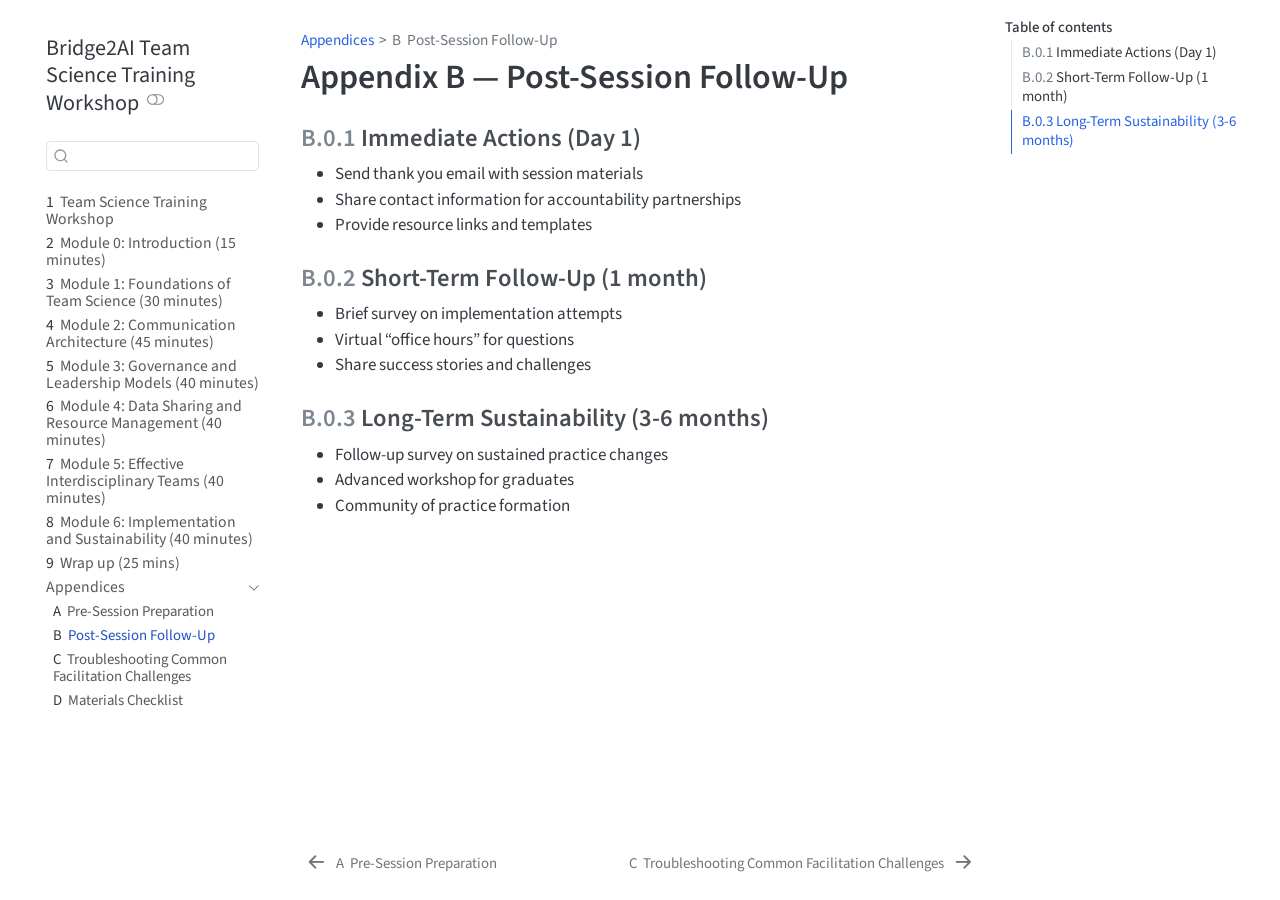
<file: post-session-follow-up.html>
<!DOCTYPE html>
<html xmlns="http://www.w3.org/1999/xhtml" lang="en" xml:lang="en"><head>

<meta charset="utf-8">
<meta name="generator" content="quarto-1.11.9">

<meta name="viewport" content="width=device-width, initial-scale=1.0, user-scalable=yes">


<title>Appendix B — Post-Session Follow-Up – Bridge2AI Team Science Training Workshop</title>
<style>
/* Default styles provided by pandoc.
** See https://pandoc.org/MANUAL.html#variables-for-html for config info.
*/
span.smallcaps{font-variant: small-caps;}
div.columns{display: flex; gap: 1.5em;}
div.column{flex: auto;}
@media screen {
div.columns{gap: min(4vw, 1.5em);}
div.column{overflow-x: auto;}
}
div.hanging-indent{margin-left: 1.5em; text-indent: -1.5em;}
ul.task-list{list-style: none;}
ul.task-list li input[type="checkbox"] {
  width: 0.8em;
  margin: 0 0.8em 0.2em -1em; /* quarto-specific, see https://github.com/quarto-dev/quarto-cli/issues/4556 */ 
  vertical-align: middle;
}
</style>


<script src="site_libs/quarto-nav/quarto-nav.js"></script>
<script src="site_libs/quarto-nav/headroom.min.js"></script>
<script src="site_libs/clipboard/clipboard.min.js"></script>
<script src="site_libs/quarto-search/autocomplete.umd.js"></script>
<script src="site_libs/quarto-search/fuse.min.js"></script>
<script src="site_libs/quarto-search/quarto-search.js"></script>
<meta name="quarto:offset" content="./">
<link href="./troubleshooting.html" rel="next">
<link href="./pre-session-preparation.html" rel="prev">
<script src="site_libs/quarto-html/quarto.js" type="module"></script>
<script src="site_libs/quarto-html/tabsets/tabsets.js" type="module"></script>
<script src="site_libs/quarto-html/scrollable-regions/scrollable-regions.js" type="module"></script>
<script src="site_libs/quarto-html/popper.min.js"></script>
<script src="site_libs/quarto-html/tippy.umd.min.js"></script>
<script src="site_libs/quarto-html/anchor.min.js"></script>
<link href="site_libs/quarto-html/tippy.css" rel="stylesheet">
<link href="site_libs/quarto-html/quarto-syntax-highlighting-63b5708e65d6cd79cd7618c58d0c21e7.css" rel="stylesheet" class="quarto-color-scheme" id="quarto-text-highlighting-styles">
<link href="site_libs/quarto-html/quarto-syntax-highlighting-dark-447e42e69aaa9833c0ba1b986f430b20.css" rel="stylesheet" class="quarto-color-scheme quarto-color-alternate" id="quarto-text-highlighting-styles">
<link href="site_libs/quarto-html/quarto-syntax-highlighting-63b5708e65d6cd79cd7618c58d0c21e7.css" rel="stylesheet" class="quarto-color-scheme-extra" id="quarto-text-highlighting-styles">
<script src="site_libs/bootstrap/bootstrap.min.js"></script>
<link href="site_libs/bootstrap/bootstrap-icons.css" rel="stylesheet">
<link href="site_libs/bootstrap/bootstrap-fd437c11ef914449285a5c26e0daa494.min.css" rel="stylesheet" append-hash="true" class="quarto-color-scheme" id="quarto-bootstrap" data-mode="light">
<link href="site_libs/bootstrap/bootstrap-dark-c22d121c1962cb4eb0d4148300656303.min.css" rel="stylesheet" append-hash="true" class="quarto-color-scheme quarto-color-alternate" id="quarto-bootstrap" data-mode="dark">
<link href="site_libs/bootstrap/bootstrap-fd437c11ef914449285a5c26e0daa494.min.css" rel="stylesheet" append-hash="true" class="quarto-color-scheme-extra" id="quarto-bootstrap" data-mode="light">
<script id="quarto-search-options" type="application/json">{
  "location": "sidebar",
  "copy-button": false,
  "collapse-after": 3,
  "panel-placement": "start",
  "type": "textbox",
  "limit": 50,
  "keyboard-shortcut": [
    "f",
    "/",
    "s"
  ],
  "show-item-context": false,
  "language": {
    "search-no-results-text": "No results",
    "search-matching-documents-text": "matching documents",
    "search-copy-link-title": "Copy link to search",
    "search-hide-matches-text": "Hide additional matches",
    "search-more-match-text": "more match in this document",
    "search-more-matches-text": "more matches in this document",
    "search-clear-button-title": "Clear",
    "search-text-placeholder": "",
    "search-detached-cancel-button-title": "Cancel",
    "search-submit-button-title": "Submit",
    "search-label": "Search"
  }
}</script>


</head>

<body class="nav-sidebar floating quarto-light"><a id="quarto-skip-link" class="visually-hidden-focusable" href="#quarto-document-content">Skip to main content</a><script id="quarto-html-before-body" type="application/javascript">
    const toggleBodyColorMode = (bsSheetEl) => {
      const mode = bsSheetEl.getAttribute("data-mode");
      const bodyEl = window.document.querySelector("body");
      if (mode === "dark") {
        bodyEl.classList.add("quarto-dark");
        bodyEl.classList.remove("quarto-light");
      } else {
        bodyEl.classList.add("quarto-light");
        bodyEl.classList.remove("quarto-dark");
      }
    }
    const toggleBodyColorPrimary = () => {
      const bsSheetEl = window.document.querySelector("link#quarto-bootstrap:not([rel=disabled-stylesheet])");
      if (bsSheetEl) {
        toggleBodyColorMode(bsSheetEl);
      }
    }
    const setColorSchemeToggle = (alternate) => {
      const toggles = window.document.querySelectorAll('.quarto-color-scheme-toggle');
      for (let i=0; i < toggles.length; i++) {
        const toggle = toggles[i];
        if (toggle) {
          toggle.setAttribute("aria-checked", alternate ? "true" : "false");
          if (alternate) {
            toggle.classList.add("alternate");
          } else {
            toggle.classList.remove("alternate");
          }
        }
      }
    };
    const toggleColorMode = (alternate) => {
      // Switch the stylesheets
      const primaryStylesheets = window.document.querySelectorAll('link.quarto-color-scheme:not(.quarto-color-alternate)');
      const alternateStylesheets = window.document.querySelectorAll('link.quarto-color-scheme.quarto-color-alternate');
      manageTransitions('#quarto-margin-sidebar .nav-link', false);
      if (alternate) {
        // note: dark is layered on light, we don't disable primary!
        enableStylesheet(alternateStylesheets);
        for (const sheetNode of alternateStylesheets) {
          if (sheetNode.id === "quarto-bootstrap") {
            toggleBodyColorMode(sheetNode);
          }
        }
      } else {
        disableStylesheet(alternateStylesheets);
        enableStylesheet(primaryStylesheets)
        toggleBodyColorPrimary();
      }
      manageTransitions('#quarto-margin-sidebar .nav-link', true);
      // Switch the toggles
      setColorSchemeToggle(alternate)
    }
    // Hack to workaround the fact that safari doesn't
    // properly recolor the scrollbar when toggling (#1455).
    // Not run on load: stylesheets are set before first paint there, and
    // scrolling would undo the scroll to a URL fragment (#14973).
    // The one pixel nudge keeps the reader where they were.
    const refreshSafariScrollbar = () => {
      if (navigator.userAgent.indexOf('Safari') > 0 && navigator.userAgent.indexOf('Chrome') == -1) {
        manageTransitions("body", false);
        const scrollY = window.scrollY;
        window.scrollTo(0, scrollY > 0 ? scrollY - 1 : 1);
        setTimeout(() => {
          window.scrollTo(0, scrollY);
          manageTransitions("body", true);
        }, 40);
      }
    }
    const disableStylesheet = (stylesheets) => {
      for (let i=0; i < stylesheets.length; i++) {
        const stylesheet = stylesheets[i];
        stylesheet.rel = 'disabled-stylesheet';
      }
    }
    const enableStylesheet = (stylesheets) => {
      for (let i=0; i < stylesheets.length; i++) {
        const stylesheet = stylesheets[i];
        if(stylesheet.rel !== 'stylesheet') { // for Chrome, which will still FOUC without this check
          stylesheet.rel = 'stylesheet';
        }
      }
    }
    const manageTransitions = (selector, allowTransitions) => {
      const els = window.document.querySelectorAll(selector);
      for (let i=0; i < els.length; i++) {
        const el = els[i];
        if (allowTransitions) {
          el.classList.remove('notransition');
        } else {
          el.classList.add('notransition');
        }
      }
    }
    const isFileUrl = () => {
      return window.location.protocol === 'file:';
    }
    const hasAlternateSentinel = () => {
      let styleSentinel = getColorSchemeSentinel();
      if (styleSentinel !== null) {
        return styleSentinel === "alternate";
      } else {
        return false;
      }
    }
    const setStyleSentinel = (alternate) => {
      const value = alternate ? "alternate" : "default";
      if (!isFileUrl()) {
        window.localStorage.setItem("quarto-color-scheme", value);
      } else {
        localAlternateSentinel = value;
      }
    }
    const getColorSchemeSentinel = () => {
      if (!isFileUrl()) {
        const storageValue = window.localStorage.getItem("quarto-color-scheme");
        return storageValue != null ? storageValue : localAlternateSentinel;
      } else {
        return localAlternateSentinel;
      }
    }
    const toggleGiscusIfUsed = (isAlternate, darkModeDefault) => {
      const baseTheme = document.querySelector('#giscus-base-theme')?.value ?? 'light';
      const alternateTheme = document.querySelector('#giscus-alt-theme')?.value ?? 'dark';
      let newTheme = '';
      if(authorPrefersDark) {
        newTheme = isAlternate ? baseTheme : alternateTheme;
      } else {
        newTheme = isAlternate ? alternateTheme : baseTheme;
      }
      const changeGiscusTheme = () => {
        // From: https://github.com/giscus/giscus/issues/336
        const sendMessage = (message) => {
          const iframe = document.querySelector('iframe.giscus-frame');
          if (!iframe) return;
          iframe.contentWindow.postMessage({ giscus: message }, 'https://giscus.app');
        }
        sendMessage({
          setConfig: {
            theme: newTheme
          }
        });
      }
      const isGiscussLoaded = window.document.querySelector('iframe.giscus-frame') !== null;
      if (isGiscussLoaded) {
        changeGiscusTheme();
      }
    };
    const authorPrefersDark = false;
    const queryPrefersDark = window.matchMedia('(prefers-color-scheme: dark)');
    const darkModeDefault = queryPrefersDark.matches;
      document.querySelector('link#quarto-text-highlighting-styles.quarto-color-scheme-extra').rel = 'disabled-stylesheet';
      document.querySelector('link#quarto-bootstrap.quarto-color-scheme-extra').rel = 'disabled-stylesheet';
    let localAlternateSentinel = darkModeDefault ? 'alternate' : 'default';
    // Dark / light mode switch
    window.quartoToggleColorScheme = () => {
      // Read the current dark / light value
      let toAlternate = !hasAlternateSentinel();
      toggleColorMode(toAlternate);
      refreshSafariScrollbar();
      setStyleSentinel(toAlternate);
      toggleGiscusIfUsed(toAlternate, darkModeDefault);
      window.dispatchEvent(new Event('resize'));
    };
    queryPrefersDark.addEventListener("change", e => {
      if(window.localStorage.getItem("quarto-color-scheme") !== null)
        return;
      const alternate = e.matches
      toggleColorMode(alternate);
      refreshSafariScrollbar();
      localAlternateSentinel = e.matches ? 'alternate' : 'default'; // this is used alongside local storage!
      toggleGiscusIfUsed(alternate, darkModeDefault);
    });
    // Switch to dark mode if need be
    if (hasAlternateSentinel()) {
      toggleColorMode(true);
    } else {
      toggleColorMode(false);
    }
  </script>

<div id="quarto-search-results"></div>
  <header id="quarto-header" class="headroom fixed-top">
  <nav class="quarto-secondary-nav" aria-label="Toolbar">
    <div class="container-fluid d-flex">
      <button type="button" class="quarto-btn-toggle btn" data-bs-toggle="collapse" role="button" data-bs-target=".quarto-sidebar-collapse-item" aria-controls="quarto-sidebar" aria-expanded="false" aria-label="Toggle sidebar navigation" onclick="if (window.quartoToggleHeadroom) { window.quartoToggleHeadroom(); }">
        <i class="bi bi-layout-text-sidebar-reverse"></i>
      </button>
        <nav class="quarto-page-breadcrumbs" aria-label="Breadcrumbs"><ol class="breadcrumb"><li class="breadcrumb-item"><a href="./pre-session-preparation.html">Appendices</a></li><li class="breadcrumb-item"><a href="./post-session-follow-up.html"><span class="chapter-number">B</span>&nbsp; <span class="chapter-title">Post-Session Follow-Up</span></a></li></ol></nav>
        <a class="flex-grow-1" data-bs-toggle="collapse" data-bs-target=".quarto-sidebar-collapse-item" onclick="if (window.quartoToggleHeadroom) { window.quartoToggleHeadroom(); }">      
        </a>
      <button type="button" class="btn quarto-search-button" aria-label="Search" onclick="window.quartoOpenSearch();">
        <i class="bi bi-search"></i>
      </button>
    </div>
  </nav>
</header>
<!-- content -->
<div id="quarto-content" class="quarto-container page-columns page-rows-contents page-layout-article">
<!-- sidebar -->
  <nav id="quarto-sidebar" class="sidebar collapse collapse-horizontal quarto-sidebar-collapse-item sidebar-navigation floating overflow-auto" aria-label="Site">
    <div class="pt-lg-2 mt-2 text-left sidebar-header">
    <div class="sidebar-title mb-0 py-0">
      <a href="./">Bridge2AI Team Science Training Workshop</a> 
        <div class="sidebar-tools-main">
  <button type="button" role="switch" aria-checked="false" class="quarto-color-scheme-toggle quarto-navigation-tool  px-1" onclick="window.quartoToggleColorScheme(); return false;" title="Toggle dark mode" aria-label="Toggle dark mode"><i class="bi"></i></button>
</div>
    </div>
      </div>
        <div class="mt-2 flex-shrink-0 align-items-center">
        <div class="sidebar-search">
        <div id="quarto-search" class="" title="Search"></div>
        </div>
        </div>
    <div class="sidebar-menu-container"> 
    <ul class="list-unstyled mt-1">
        <li class="sidebar-item">
  <div class="sidebar-item-container"> 
  <a href="./index.html" class="sidebar-item-text sidebar-link">
 <span class="menu-text"><span class="chapter-number">1</span>&nbsp; <span class="chapter-title">Team Science Training Workshop</span></span></a>
  </div>
</li>
        <li class="sidebar-item">
  <div class="sidebar-item-container"> 
  <a href="./module-0-introductions.html" class="sidebar-item-text sidebar-link">
 <span class="menu-text"><span class="chapter-number">2</span>&nbsp; <span class="chapter-title">Module 0: Introduction (15 minutes)</span></span></a>
  </div>
</li>
        <li class="sidebar-item">
  <div class="sidebar-item-container"> 
  <a href="./module-1-foundations.html" class="sidebar-item-text sidebar-link">
 <span class="menu-text"><span class="chapter-number">3</span>&nbsp; <span class="chapter-title">Module 1: Foundations of Team Science (30 minutes)</span></span></a>
  </div>
</li>
        <li class="sidebar-item">
  <div class="sidebar-item-container"> 
  <a href="./module-2-communication.html" class="sidebar-item-text sidebar-link">
 <span class="menu-text"><span class="chapter-number">4</span>&nbsp; <span class="chapter-title">Module 2: Communication Architecture (45 minutes)</span></span></a>
  </div>
</li>
        <li class="sidebar-item">
  <div class="sidebar-item-container"> 
  <a href="./module-3-governance.html" class="sidebar-item-text sidebar-link">
 <span class="menu-text"><span class="chapter-number">5</span>&nbsp; <span class="chapter-title">Module 3: Governance and Leadership Models (40 minutes)</span></span></a>
  </div>
</li>
        <li class="sidebar-item">
  <div class="sidebar-item-container"> 
  <a href="./module-4-data-sharing.html" class="sidebar-item-text sidebar-link">
 <span class="menu-text"><span class="chapter-number">6</span>&nbsp; <span class="chapter-title">Module 4: Data Sharing and Resource Management (40 minutes)</span></span></a>
  </div>
</li>
        <li class="sidebar-item">
  <div class="sidebar-item-container"> 
  <a href="./module-5-inclusion.html" class="sidebar-item-text sidebar-link">
 <span class="menu-text"><span class="chapter-number">7</span>&nbsp; <span class="chapter-title">Module 5: Effective Interdisciplinary Teams (40 minutes)</span></span></a>
  </div>
</li>
        <li class="sidebar-item">
  <div class="sidebar-item-container"> 
  <a href="./module-6-implementation.html" class="sidebar-item-text sidebar-link">
 <span class="menu-text"><span class="chapter-number">8</span>&nbsp; <span class="chapter-title">Module 6: Implementation and Sustainability (40 minutes)</span></span></a>
  </div>
</li>
        <li class="sidebar-item">
  <div class="sidebar-item-container"> 
  <a href="./wrap-up.html" class="sidebar-item-text sidebar-link">
 <span class="menu-text"><span class="chapter-number">9</span>&nbsp; <span class="chapter-title">Wrap up (25 mins)</span></span></a>
  </div>
</li>
        <li class="sidebar-item sidebar-item-section">
      <div class="sidebar-item-container"> 
            <button type="button" class="sidebar-item-text sidebar-item-toggle sidebar-link text-start" data-bs-toggle="collapse" data-bs-target="#quarto-sidebar-section-1" aria-controls="quarto-sidebar-section-1" aria-expanded="true">
 <span class="menu-text" id="quarto-sidebar-section-1-label">Appendices</span><i class="bi bi-chevron-right" aria-hidden="true"></i></button>
      </div>
      <ul id="quarto-sidebar-section-1" aria-labelledby="quarto-sidebar-section-1-label" class="collapse list-unstyled sidebar-section depth1 show">  
          <li class="sidebar-item">
  <div class="sidebar-item-container"> 
  <a href="./pre-session-preparation.html" class="sidebar-item-text sidebar-link">
 <span class="menu-text"><span class="chapter-number">A</span>&nbsp; <span class="chapter-title">Pre-Session Preparation</span></span></a>
  </div>
</li>
          <li class="sidebar-item">
  <div class="sidebar-item-container"> 
  <a href="./post-session-follow-up.html" class="sidebar-item-text sidebar-link active">
 <span class="menu-text"><span class="chapter-number">B</span>&nbsp; <span class="chapter-title">Post-Session Follow-Up</span></span></a>
  </div>
</li>
          <li class="sidebar-item">
  <div class="sidebar-item-container"> 
  <a href="./troubleshooting.html" class="sidebar-item-text sidebar-link">
 <span class="menu-text"><span class="chapter-number">C</span>&nbsp; <span class="chapter-title">Troubleshooting Common Facilitation Challenges</span></span></a>
  </div>
</li>
          <li class="sidebar-item">
  <div class="sidebar-item-container"> 
  <a href="./materials-checklist.html" class="sidebar-item-text sidebar-link">
 <span class="menu-text"><span class="chapter-number">D</span>&nbsp; <span class="chapter-title">Materials Checklist</span></span></a>
  </div>
</li>
      </ul>
  </li>
    </ul>
    </div>
</nav>
<div id="quarto-sidebar-glass" class="quarto-sidebar-collapse-item" data-bs-toggle="collapse" data-bs-target=".quarto-sidebar-collapse-item"></div>
<!-- margin-sidebar -->
    <div id="quarto-margin-sidebar" class="sidebar margin-sidebar">
        <nav id="TOC" role="doc-toc" aria-labelledby="toc-title" class="toc-active">
    <h2 id="toc-title">Table of contents</h2>
   
  <ul>
  <li><a href="#immediate-actions-day-1" id="toc-immediate-actions-day-1" class="nav-link active" data-scroll-target="#immediate-actions-day-1"><span class="header-section-number">B.0.1</span> Immediate Actions (Day 1)</a></li>
  <li><a href="#short-term-follow-up-1-month" id="toc-short-term-follow-up-1-month" class="nav-link" data-scroll-target="#short-term-follow-up-1-month"><span class="header-section-number">B.0.2</span> Short-Term Follow-Up (1 month)</a></li>
  <li><a href="#long-term-sustainability-3-6-months" id="toc-long-term-sustainability-3-6-months" class="nav-link" data-scroll-target="#long-term-sustainability-3-6-months"><span class="header-section-number">B.0.3</span> Long-Term Sustainability (3-6 months)</a></li>
  </ul>
</nav>
    </div>
<!-- main -->
<main class="content" id="quarto-document-content" tabindex="-1">


<header id="title-block-header" class="quarto-title-block default"><nav class="quarto-page-breadcrumbs quarto-title-breadcrumbs d-none d-lg-block" aria-label="Breadcrumbs"><ol class="breadcrumb"><li class="breadcrumb-item"><a href="./pre-session-preparation.html">Appendices</a></li><li class="breadcrumb-item"><a href="./post-session-follow-up.html"><span class="chapter-number">B</span>&nbsp; <span class="chapter-title">Post-Session Follow-Up</span></a></li></ol></nav>
<div class="quarto-title">
<h1 class="title">Appendix B — Post-Session Follow-Up</h1>
</div>



<div class="quarto-title-meta">

    
  
    
  </div>
  


</header>


<section id="immediate-actions-day-1" class="level3" data-number="B.0.1">
<h3 data-number="B.0.1" class="anchored" data-anchor-id="immediate-actions-day-1"><span class="header-section-number">B.0.1</span> Immediate Actions (Day 1)</h3>
<ul>
<li>Send thank you email with session materials</li>
<li>Share contact information for accountability partnerships</li>
<li>Provide resource links and templates</li>
</ul>
</section>
<section id="short-term-follow-up-1-month" class="level3" data-number="B.0.2">
<h3 data-number="B.0.2" class="anchored" data-anchor-id="short-term-follow-up-1-month"><span class="header-section-number">B.0.2</span> Short-Term Follow-Up (1 month)</h3>
<ul>
<li>Brief survey on implementation attempts</li>
<li>Virtual “office hours” for questions</li>
<li>Share success stories and challenges</li>
</ul>
</section>
<section id="long-term-sustainability-3-6-months" class="level3" data-number="B.0.3">
<h3 data-number="B.0.3" class="anchored" data-anchor-id="long-term-sustainability-3-6-months"><span class="header-section-number">B.0.3</span> Long-Term Sustainability (3-6 months)</h3>
<ul>
<li>Follow-up survey on sustained practice changes</li>
<li>Advanced workshop for graduates</li>
<li>Community of practice formation</li>
</ul>


</section>

</main> <!-- /main -->
<script id="quarto-html-after-body" type="application/javascript">
  window.document.addEventListener("DOMContentLoaded", function (event) {
    // Ensure there is a toggle, if there isn't float one in the top right
    if (window.document.querySelector('.quarto-color-scheme-toggle') === null) {
      const toggle = window.document.createElement('button');
      toggle.type = "button";
      toggle.setAttribute("role", "switch");
      toggle.setAttribute("aria-checked", "false");
      toggle.classList.add('top-right');
      toggle.classList.add('quarto-color-scheme-toggle');
      toggle.setAttribute("aria-label", "Toggle dark mode");
      toggle.onclick = function() { try { window.quartoToggleColorScheme(); } catch {} return false; };
      const i = window.document.createElement("i");
      i.classList.add('bi');
      toggle.appendChild(i);
      // Put the toggle in a landmark of its own, so that landmark navigation
      // can reach it.
      //
      // The container is always a fresh direct child of body, and the toggle is
      // never moved into page furniture that the theme or the author controls.
      // The toggle is positioned against the page, so any ancestor that
      // establishes a containing block captures it: a positioned element or a
      // grid for position: absolute, and transform, filter, will-change or
      // contain for position: fixed. A direct child of body has none of these
      // to inherit, and the shift when one appears is silent and visual.
      //
      // ARIA says a document should have at most one banner, and axe reports a
      // duplicate whether or not the banners carry distinct labels. So use a
      // header when the page has no banner yet, and a named region otherwise.
      //
      // A header is a banner wherever it sits, unless it is inside sectioning
      // content, so this cannot just look at the children of body: a custom
      // page layout wraps the title block header in a plain div. An explicit
      // role="banner" always counts.
      const sectioning = 'article, aside, main, nav, section, [role="article"], [role="complementary"], [role="main"], [role="navigation"], [role="region"]';
      const hasBanner = Array.from(
        window.document.querySelectorAll('header:not([role]), [role="banner"]')
      ).some(function(el) {
        return el.hasAttribute("role") || el.closest(sectioning) === null;
      });
      const container = window.document.createElement(hasBanner ? "div" : "header");
      if (hasBanner) {
        container.setAttribute("role", "region");
        container.setAttribute("aria-label", "Toggle dark mode");
      }
      container.classList.add('quarto-color-scheme-toggle-container');
      container.appendChild(toggle);
      window.document.body.appendChild(container);
    }
    setColorSchemeToggle(hasAlternateSentinel())
    const icon = "";
    const anchorJS = new window.AnchorJS();
    anchorJS.options = {
      placement: 'right',
      icon: icon
    };
    anchorJS.add('.anchored');
    const isCodeAnnotation = (el) => {
      for (const clz of el.classList) {
        if (clz.startsWith('code-annotation-')) {                     
          return true;
        }
      }
      return false;
    }
    const onCopySuccess = function(e) {
      // button target
      const button = e.trigger;
      // don't keep focus
      button.blur();
      // flash "checked"
      button.classList.add('code-copy-button-checked');
      var currentTitle = button.getAttribute("title");
      button.setAttribute("title", "Copied!");
      let tooltip;
      if (window.bootstrap) {
        button.setAttribute("data-bs-toggle", "tooltip");
        button.setAttribute("data-bs-placement", "left");
        button.setAttribute("data-bs-title", "Copied!");
        tooltip = new bootstrap.Tooltip(button, 
          { trigger: "manual", 
            customClass: "code-copy-button-tooltip",
            offset: [0, -8]});
        tooltip.show();    
      }
      setTimeout(function() {
        if (tooltip) {
          tooltip.hide();
          button.removeAttribute("data-bs-title");
          button.removeAttribute("data-bs-toggle");
          button.removeAttribute("data-bs-placement");
        }
        button.setAttribute("title", currentTitle);
        button.classList.remove('code-copy-button-checked');
      }, 1000);
      // clear code selection
      e.clearSelection();
    }
    const getTextToCopy = function(trigger) {
      const outerScaffold = trigger.parentElement.cloneNode(true);
      const codeEl = outerScaffold.querySelector('code');
      for (const childEl of codeEl.children) {
        if (isCodeAnnotation(childEl)) {
          childEl.remove();
        }
      }
      return codeEl.innerText;
    }
    const clipboard = new window.ClipboardJS('.code-copy-button:not([data-in-quarto-modal])', {
      text: getTextToCopy
    });
    clipboard.on('success', onCopySuccess);
    if (window.document.getElementById('quarto-embedded-source-code-modal')) {
      const clipboardModal = new window.ClipboardJS('.code-copy-button[data-in-quarto-modal]', {
        text: getTextToCopy,
        container: window.document.getElementById('quarto-embedded-source-code-modal')
      });
      clipboardModal.on('success', onCopySuccess);
    }
      var localhostRegex = new RegExp(/^(?:http|https):\/\/localhost\:?[0-9]*\//);
      var mailtoRegex = new RegExp(/^mailto:/);
        var filterRegex = new RegExp('/' + window.location.host + '/');
      var isInternal = (href) => {
          return filterRegex.test(href) || localhostRegex.test(href) || mailtoRegex.test(href);
      }
      // Inspect non-navigation links and adorn them if external
      window.quartoDecorateExternalLinks = function (root) {
     var links = (root || window.document).querySelectorAll('a[href]:not(.nav-link):not(.navbar-brand):not(.toc-action):not(.sidebar-link):not(.sidebar-item-toggle):not(.pagination-link):not(.no-external):not([aria-hidden]):not(.dropdown-item):not(.quarto-navigation-tool):not(.about-link)');
      for (var i=0; i<links.length; i++) {
        const link = links[i];
        if (!isInternal(link.href)) {
          // undo the damage that might have been done by quarto-nav.js in the case of
          // links that we want to consider external
          if (link.dataset.originalHref !== undefined) {
            link.href = link.dataset.originalHref;
          }
          if (!link.classList.contains('no-external-icon')) {
          }
        }
      }
      };
      window.quartoDecorateExternalLinks(window.document);
    // Esc closes the popup (WCAG 1.4.13) and focus leaving both trigger and
    // popup closes it (WCAG 2.4.11); tippy handles neither for interactive popups.
    const hideOnEscAndFocusOut = {
      name: 'hideOnEscAndFocusOut',
      defaultValue: true,
      fn(instance) {
        const dismiss = () => {
          // A show scheduled by the trigger delay would otherwise reopen it
          instance.clearDelayTimeouts();
          instance.hide();
        };
        const onKeyDown = (event) => {
          if (event.key !== 'Escape') {
            return;
          }
          // Keep Esc from also reaching page handlers (e.g. reveal.js overview),
          // except an open reveal.js slide menu, which Esc should close too.
          // The menu handles keys only when its keyboard option is on.
          const menuHandlesEsc = window.Reveal?.getPlugin?.('menu')?.isOpen() &&
            window.Reveal.getConfig().menu?.keyboard !== false;
          if (!menuHandlesEsc) {
            event.stopPropagation();
          }
          if (instance.popper.contains(window.document.activeElement)) {
            // Disabled while refocusing so the focus trigger does not reopen it
            instance.disable();
            instance.reference.focus();
            instance.enable();
          }
          dismiss();
        };
        const onFocusOut = (event) => {
          const target = event.relatedTarget;
          if (target && !instance.reference.contains(target) &&
              !instance.popper.contains(target)) {
            dismiss();
          }
        };
        // On the trigger too: a click trigger (code-annotations: select) has no
        // blur handling. Attached for the instance's lifetime so leaving the
        // trigger also cancels a show still pending on the trigger delay.
        instance.reference.addEventListener('focusout', onFocusOut);
        return {
          onShow() {
            window.document.addEventListener('keydown', onKeyDown, true);
            instance.popper.addEventListener('focusout', onFocusOut);
          },
          onHide() {
            window.document.removeEventListener('keydown', onKeyDown, true);
            instance.popper.removeEventListener('focusout', onFocusOut);
          },
          onDestroy() {
            instance.reference.removeEventListener('focusout', onFocusOut);
          },
        };
      },
    };
    function tippyHover(el, contentFn, onTriggerFn, onUntriggerFn) {
      const config = {
        allowHTML: true,
        maxWidth: 500,
        delay: 100,
        arrow: false,
        appendTo: function(el) {
            return el.parentElement;
        },
        interactive: true,
        interactiveBorder: 10,
        theme: 'quarto',
        placement: 'bottom-start',
        plugins: [hideOnEscAndFocusOut],
      };
      if (contentFn) {
        config.content = contentFn;
      }
      if (onTriggerFn) {
        config.onTrigger = onTriggerFn;
      }
      if (onUntriggerFn) {
        config.onUntrigger = onUntriggerFn;
      }
      window.tippy(el, config); 
    }
    const noterefs = window.document.querySelectorAll('a[role="doc-noteref"]');
    for (var i=0; i<noterefs.length; i++) {
      const ref = noterefs[i];
      tippyHover(ref, function() {
        // use id or data attribute instead here
        let href = ref.getAttribute('data-footnote-href') || ref.getAttribute('href');
        try { href = new URL(href).hash; } catch {}
        const id = href.replace(/^#\/?/, "");
        const note = window.document.getElementById(id);
        if (note) {
          return note.innerHTML;
        } else {
          return "";
        }
      });
    }
    const xrefs = window.document.querySelectorAll('a.quarto-xref');
    const processXRef = (id, note) => {
      // Strip column container classes
      const stripColumnClz = (el) => {
        el.classList.remove("page-full", "page-columns");
        if (el.children) {
          for (const child of el.children) {
            stripColumnClz(child);
          }
        }
      }
      stripColumnClz(note)
      if (id === null || id.startsWith('sec-')) {
        // Special case sections, only their first couple elements
        const container = document.createElement("div");
        if (note.children && note.children.length > 2) {
          container.appendChild(note.children[0].cloneNode(true));
          for (let i = 1; i < note.children.length; i++) {
            const child = note.children[i];
            if (child.tagName === "P" && child.innerText === "") {
              continue;
            } else {
              container.appendChild(child.cloneNode(true));
              break;
            }
          }
          if (window.Quarto?.typesetMath) {
            window.Quarto.typesetMath(container);
          }
          return container.innerHTML
        } else {
          if (window.Quarto?.typesetMath) {
            window.Quarto.typesetMath(note);
          }
          return note.innerHTML;
        }
      } else {
        // Remove any anchor links if they are present
        const anchorLink = note.querySelector('a.anchorjs-link');
        if (anchorLink) {
          anchorLink.remove();
        }
        if (window.Quarto?.typesetMath) {
          window.Quarto.typesetMath(note);
        }
        if (note.classList.contains("callout")) {
          return note.outerHTML;
        } else {
          return note.innerHTML;
        }
      }
    }
    for (var i=0; i<xrefs.length; i++) {
      const xref = xrefs[i];
      tippyHover(xref, undefined, function(instance) {
        instance.disable();
        let url = xref.getAttribute('href');
        let hash = undefined; 
        if (url.startsWith('#')) {
          hash = url;
        } else {
          try { hash = new URL(url).hash; } catch {}
        }
        if (hash) {
          const id = hash.replace(/^#\/?/, "");
          const note = window.document.getElementById(id);
          if (note !== null) {
            try {
              const html = processXRef(id, note.cloneNode(true));
              instance.setContent(html);
            } finally {
              instance.enable();
              instance.show();
            }
          } else {
            // See if we can fetch this
            fetch(url.split('#')[0])
            .then(res => res.text())
            .then(html => {
              const parser = new DOMParser();
              const htmlDoc = parser.parseFromString(html, "text/html");
              const note = htmlDoc.getElementById(id);
              if (note !== null) {
                const html = processXRef(id, note);
                instance.setContent(html);
              } 
            }).finally(() => {
              instance.enable();
              instance.show();
            });
          }
        } else {
          // See if we can fetch a full url (with no hash to target)
          // This is a special case and we should probably do some content thinning / targeting
          fetch(url)
          .then(res => res.text())
          .then(html => {
            const parser = new DOMParser();
            const htmlDoc = parser.parseFromString(html, "text/html");
            const note = htmlDoc.querySelector('main.content');
            if (note !== null) {
              // This should only happen for chapter cross references
              // (since there is no id in the URL)
              // remove the first header
              if (note.children.length > 0 && note.children[0].tagName === "HEADER") {
                note.children[0].remove();
              }
              const html = processXRef(null, note);
              instance.setContent(html);
            } 
          }).finally(() => {
            instance.enable();
            instance.show();
          });
        }
      }, function(instance) {
      });
    }
        let selectedAnnoteEl;
        const selectorForAnnotation = ( cell, annotation) => {
          let cellAttr = 'data-code-cell="' + cell + '"';
          let lineAttr = 'data-code-annotation="' +  annotation + '"';
          const selector = 'span[' + cellAttr + '][' + lineAttr + ']';
          return selector;
        }
        const selectCodeLines = (annoteEl) => {
          const doc = window.document;
          const targetCell = annoteEl.getAttribute("data-target-cell");
          const targetAnnotation = annoteEl.getAttribute("data-target-annotation");
          const annoteSpan = window.document.querySelector(selectorForAnnotation(targetCell, targetAnnotation));
          const lines = annoteSpan.getAttribute("data-code-lines").split(",");
          const lineIds = lines.map((line) => {
            return targetCell + "-" + line;
          })
          // Each band is positioned against its own containing block, which is
          // not the offsetParent of the lines, so place it from client rects.
          const placeBand = (band, firstEl, lastEl, codeBlock) => {
            const container = band.offsetParent;
            if (container === null) {
              return;
            }
            const containerRect = container.getBoundingClientRect();
            // Reveal.js scales slides with a transform, so convert client
            // pixels back to the CSS pixels of the container.
            const scale = containerRect.height / container.offsetHeight || 1;
            const firstRect = firstEl.getBoundingClientRect();
            const lastRect = lastEl.getBoundingClientRect();
            const top = (firstRect.top - containerRect.top) / scale - container.clientTop + container.scrollTop;
            const height = (lastRect.bottom - firstRect.top) / scale;
            band.style.top = top - 2 + "px";
            band.style.height = height + 4 + "px";
            if (codeBlock) {
              // Without the copy button wrapper, the containing block is wider
              // than the code block, so span the code block explicitly.
              const blockRect = codeBlock.getBoundingClientRect();
              band.style.left = (blockRect.left - containerRect.left) / scale - container.clientLeft + container.scrollLeft + "px";
              band.style.width = blockRect.width / scale + "px";
            }
          };
          if (lineIds.length > 0) {
            const el = window.document.getElementById(lineIds[0]);
            const lastEl = window.document.getElementById(lineIds[lineIds.length - 1]);
            const parent = el.parentElement.parentElement;
            // cook up a div (if necessary) and position it
            let div = window.document.getElementById("code-annotation-line-highlight");
            if (div === null) {
              div = window.document.createElement("div");
              div.setAttribute("id", "code-annotation-line-highlight");
              div.style.position = 'absolute';
              parent.appendChild(div);
            }
            placeBand(div, el, lastEl, parent.closest("div.sourceCode") || parent);
            let gutterDiv = window.document.getElementById("code-annotation-line-highlight-gutter");
            if (gutterDiv === null) {
              gutterDiv = window.document.createElement("div");
              gutterDiv.setAttribute("id", "code-annotation-line-highlight-gutter");
              gutterDiv.style.position = 'absolute';
              const codeCell = window.document.getElementById(targetCell);
              const gutter = codeCell.querySelector('.code-annotation-gutter');
              gutter.appendChild(gutterDiv);
            }
            placeBand(gutterDiv, el, lastEl);
            selectedAnnoteEl = annoteEl;
          }
        };
        const unselectCodeLines = () => {
          const elementsIds = ["code-annotation-line-highlight", "code-annotation-line-highlight-gutter"];
          elementsIds.forEach((elId) => {
            const div = window.document.getElementById(elId);
            if (div) {
              div.remove();
            }
          });
          selectedAnnoteEl = undefined;
        };
          // Handle positioning of the toggle
      window.addEventListener(
        "resize",
        throttle(() => {
          elRect = undefined;
          if (selectedAnnoteEl) {
            selectCodeLines(selectedAnnoteEl);
          }
        }, 10)
      );
      function throttle(fn, ms) {
      let throttle = false;
      let timer;
        return (...args) => {
          if(!throttle) { // first call gets through
              fn.apply(this, args);
              throttle = true;
          } else { // all the others get throttled
              if(timer) clearTimeout(timer); // cancel #2
              timer = setTimeout(() => {
                fn.apply(this, args);
                timer = throttle = false;
              }, ms);
          }
        };
      }
        // Attach click handler to the DT
        const annoteDls = window.document.querySelectorAll('dt[data-target-cell]');
        for (const annoteDlNode of annoteDls) {
          annoteDlNode.addEventListener('click', (event) => {
            const clickedEl = event.target;
            if (clickedEl !== selectedAnnoteEl) {
              unselectCodeLines();
              const activeEl = window.document.querySelector('dt[data-target-cell].code-annotation-active');
              if (activeEl) {
                activeEl.classList.remove('code-annotation-active');
              }
              selectCodeLines(clickedEl);
              clickedEl.classList.add('code-annotation-active');
            } else {
              // Unselect the line
              unselectCodeLines();
              clickedEl.classList.remove('code-annotation-active');
            }
          });
        }
    const findCites = (el) => {
      const parentEl = el.parentElement;
      if (parentEl) {
        const cites = parentEl.dataset.cites;
        if (cites) {
          return {
            el,
            cites: cites.split(' ')
          };
        } else {
          return findCites(el.parentElement)
        }
      } else {
        return undefined;
      }
    };
    var bibliorefs = window.document.querySelectorAll('a[role="doc-biblioref"]');
    for (var i=0; i<bibliorefs.length; i++) {
      const ref = bibliorefs[i];
      const citeInfo = findCites(ref);
      if (citeInfo) {
        tippyHover(citeInfo.el, function() {
          var popup = window.document.createElement('div');
          citeInfo.cites.forEach(function(cite) {
            var citeDiv = window.document.createElement('div');
            citeDiv.classList.add('hanging-indent');
            citeDiv.classList.add('csl-entry');
            var biblioDiv = window.document.getElementById('ref-' + cite);
            if (biblioDiv) {
              citeDiv.innerHTML = biblioDiv.innerHTML;
            }
            popup.appendChild(citeDiv);
          });
          return popup.innerHTML;
        });
      }
    }
  });
  </script>
  <script type="application/javascript">
  window.quartoScrollableRegionsLabels = {"code":"Scrollable code","output":"Scrollable output"};
  </script>
<nav class="page-navigation" aria-label="Page">
  <div class="nav-page nav-page-previous">
      <a href="./pre-session-preparation.html" class="pagination-link" aria-label="Pre-Session Preparation">
        <i class="bi bi-arrow-left-short"></i> <span class="nav-page-text"><span class="chapter-number">A</span>&nbsp; <span class="chapter-title">Pre-Session Preparation</span></span>
      </a>          
  </div>
  <div class="nav-page nav-page-next">
      <a href="./troubleshooting.html" class="pagination-link" aria-label="Troubleshooting Common Facilitation Challenges">
        <span class="nav-page-text"><span class="chapter-number">C</span>&nbsp; <span class="chapter-title">Troubleshooting Common Facilitation Challenges</span></span> <i class="bi bi-arrow-right-short"></i>
      </a>
  </div>
</nav>
</div> <!-- /content -->




</body></html>
</file>
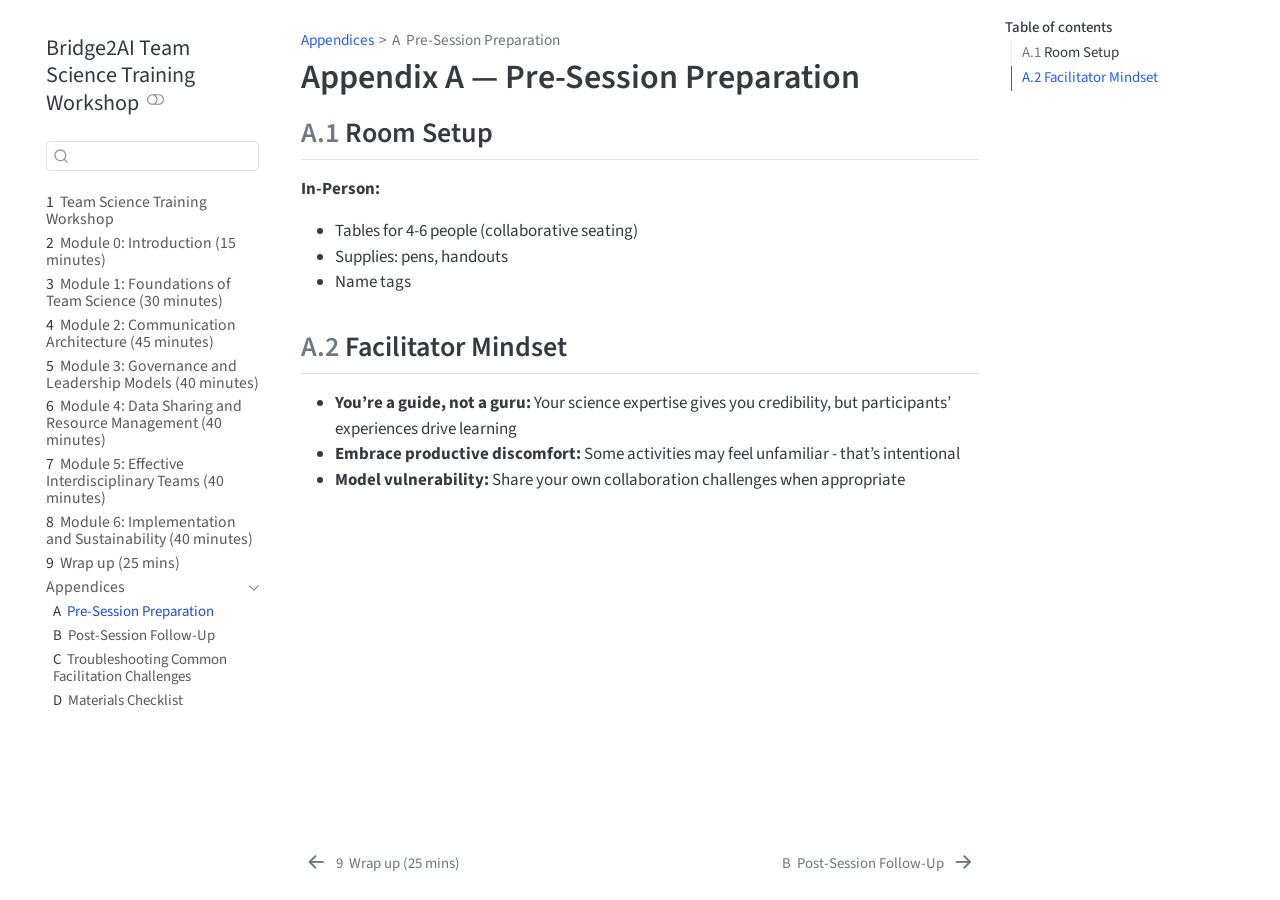
<file: pre-session-preparation.html>
<!DOCTYPE html>
<html xmlns="http://www.w3.org/1999/xhtml" lang="en" xml:lang="en"><head>

<meta charset="utf-8">
<meta name="generator" content="quarto-1.11.9">

<meta name="viewport" content="width=device-width, initial-scale=1.0, user-scalable=yes">


<title>Appendix A — Pre-Session Preparation – Bridge2AI Team Science Training Workshop</title>
<style>
/* Default styles provided by pandoc.
** See https://pandoc.org/MANUAL.html#variables-for-html for config info.
*/
span.smallcaps{font-variant: small-caps;}
div.columns{display: flex; gap: 1.5em;}
div.column{flex: auto;}
@media screen {
div.columns{gap: min(4vw, 1.5em);}
div.column{overflow-x: auto;}
}
div.hanging-indent{margin-left: 1.5em; text-indent: -1.5em;}
ul.task-list{list-style: none;}
ul.task-list li input[type="checkbox"] {
  width: 0.8em;
  margin: 0 0.8em 0.2em -1em; /* quarto-specific, see https://github.com/quarto-dev/quarto-cli/issues/4556 */ 
  vertical-align: middle;
}
</style>


<script src="site_libs/quarto-nav/quarto-nav.js"></script>
<script src="site_libs/quarto-nav/headroom.min.js"></script>
<script src="site_libs/clipboard/clipboard.min.js"></script>
<script src="site_libs/quarto-search/autocomplete.umd.js"></script>
<script src="site_libs/quarto-search/fuse.min.js"></script>
<script src="site_libs/quarto-search/quarto-search.js"></script>
<meta name="quarto:offset" content="./">
<link href="./post-session-follow-up.html" rel="next">
<link href="./wrap-up.html" rel="prev">
<script src="site_libs/quarto-html/quarto.js" type="module"></script>
<script src="site_libs/quarto-html/tabsets/tabsets.js" type="module"></script>
<script src="site_libs/quarto-html/scrollable-regions/scrollable-regions.js" type="module"></script>
<script src="site_libs/quarto-html/popper.min.js"></script>
<script src="site_libs/quarto-html/tippy.umd.min.js"></script>
<script src="site_libs/quarto-html/anchor.min.js"></script>
<link href="site_libs/quarto-html/tippy.css" rel="stylesheet">
<link href="site_libs/quarto-html/quarto-syntax-highlighting-63b5708e65d6cd79cd7618c58d0c21e7.css" rel="stylesheet" class="quarto-color-scheme" id="quarto-text-highlighting-styles">
<link href="site_libs/quarto-html/quarto-syntax-highlighting-dark-447e42e69aaa9833c0ba1b986f430b20.css" rel="stylesheet" class="quarto-color-scheme quarto-color-alternate" id="quarto-text-highlighting-styles">
<link href="site_libs/quarto-html/quarto-syntax-highlighting-63b5708e65d6cd79cd7618c58d0c21e7.css" rel="stylesheet" class="quarto-color-scheme-extra" id="quarto-text-highlighting-styles">
<script src="site_libs/bootstrap/bootstrap.min.js"></script>
<link href="site_libs/bootstrap/bootstrap-icons.css" rel="stylesheet">
<link href="site_libs/bootstrap/bootstrap-fd437c11ef914449285a5c26e0daa494.min.css" rel="stylesheet" append-hash="true" class="quarto-color-scheme" id="quarto-bootstrap" data-mode="light">
<link href="site_libs/bootstrap/bootstrap-dark-c22d121c1962cb4eb0d4148300656303.min.css" rel="stylesheet" append-hash="true" class="quarto-color-scheme quarto-color-alternate" id="quarto-bootstrap" data-mode="dark">
<link href="site_libs/bootstrap/bootstrap-fd437c11ef914449285a5c26e0daa494.min.css" rel="stylesheet" append-hash="true" class="quarto-color-scheme-extra" id="quarto-bootstrap" data-mode="light">
<script id="quarto-search-options" type="application/json">{
  "location": "sidebar",
  "copy-button": false,
  "collapse-after": 3,
  "panel-placement": "start",
  "type": "textbox",
  "limit": 50,
  "keyboard-shortcut": [
    "f",
    "/",
    "s"
  ],
  "show-item-context": false,
  "language": {
    "search-no-results-text": "No results",
    "search-matching-documents-text": "matching documents",
    "search-copy-link-title": "Copy link to search",
    "search-hide-matches-text": "Hide additional matches",
    "search-more-match-text": "more match in this document",
    "search-more-matches-text": "more matches in this document",
    "search-clear-button-title": "Clear",
    "search-text-placeholder": "",
    "search-detached-cancel-button-title": "Cancel",
    "search-submit-button-title": "Submit",
    "search-label": "Search"
  }
}</script>


</head>

<body class="nav-sidebar floating quarto-light"><a id="quarto-skip-link" class="visually-hidden-focusable" href="#quarto-document-content">Skip to main content</a><script id="quarto-html-before-body" type="application/javascript">
    const toggleBodyColorMode = (bsSheetEl) => {
      const mode = bsSheetEl.getAttribute("data-mode");
      const bodyEl = window.document.querySelector("body");
      if (mode === "dark") {
        bodyEl.classList.add("quarto-dark");
        bodyEl.classList.remove("quarto-light");
      } else {
        bodyEl.classList.add("quarto-light");
        bodyEl.classList.remove("quarto-dark");
      }
    }
    const toggleBodyColorPrimary = () => {
      const bsSheetEl = window.document.querySelector("link#quarto-bootstrap:not([rel=disabled-stylesheet])");
      if (bsSheetEl) {
        toggleBodyColorMode(bsSheetEl);
      }
    }
    const setColorSchemeToggle = (alternate) => {
      const toggles = window.document.querySelectorAll('.quarto-color-scheme-toggle');
      for (let i=0; i < toggles.length; i++) {
        const toggle = toggles[i];
        if (toggle) {
          toggle.setAttribute("aria-checked", alternate ? "true" : "false");
          if (alternate) {
            toggle.classList.add("alternate");
          } else {
            toggle.classList.remove("alternate");
          }
        }
      }
    };
    const toggleColorMode = (alternate) => {
      // Switch the stylesheets
      const primaryStylesheets = window.document.querySelectorAll('link.quarto-color-scheme:not(.quarto-color-alternate)');
      const alternateStylesheets = window.document.querySelectorAll('link.quarto-color-scheme.quarto-color-alternate');
      manageTransitions('#quarto-margin-sidebar .nav-link', false);
      if (alternate) {
        // note: dark is layered on light, we don't disable primary!
        enableStylesheet(alternateStylesheets);
        for (const sheetNode of alternateStylesheets) {
          if (sheetNode.id === "quarto-bootstrap") {
            toggleBodyColorMode(sheetNode);
          }
        }
      } else {
        disableStylesheet(alternateStylesheets);
        enableStylesheet(primaryStylesheets)
        toggleBodyColorPrimary();
      }
      manageTransitions('#quarto-margin-sidebar .nav-link', true);
      // Switch the toggles
      setColorSchemeToggle(alternate)
    }
    // Hack to workaround the fact that safari doesn't
    // properly recolor the scrollbar when toggling (#1455).
    // Not run on load: stylesheets are set before first paint there, and
    // scrolling would undo the scroll to a URL fragment (#14973).
    // The one pixel nudge keeps the reader where they were.
    const refreshSafariScrollbar = () => {
      if (navigator.userAgent.indexOf('Safari') > 0 && navigator.userAgent.indexOf('Chrome') == -1) {
        manageTransitions("body", false);
        const scrollY = window.scrollY;
        window.scrollTo(0, scrollY > 0 ? scrollY - 1 : 1);
        setTimeout(() => {
          window.scrollTo(0, scrollY);
          manageTransitions("body", true);
        }, 40);
      }
    }
    const disableStylesheet = (stylesheets) => {
      for (let i=0; i < stylesheets.length; i++) {
        const stylesheet = stylesheets[i];
        stylesheet.rel = 'disabled-stylesheet';
      }
    }
    const enableStylesheet = (stylesheets) => {
      for (let i=0; i < stylesheets.length; i++) {
        const stylesheet = stylesheets[i];
        if(stylesheet.rel !== 'stylesheet') { // for Chrome, which will still FOUC without this check
          stylesheet.rel = 'stylesheet';
        }
      }
    }
    const manageTransitions = (selector, allowTransitions) => {
      const els = window.document.querySelectorAll(selector);
      for (let i=0; i < els.length; i++) {
        const el = els[i];
        if (allowTransitions) {
          el.classList.remove('notransition');
        } else {
          el.classList.add('notransition');
        }
      }
    }
    const isFileUrl = () => {
      return window.location.protocol === 'file:';
    }
    const hasAlternateSentinel = () => {
      let styleSentinel = getColorSchemeSentinel();
      if (styleSentinel !== null) {
        return styleSentinel === "alternate";
      } else {
        return false;
      }
    }
    const setStyleSentinel = (alternate) => {
      const value = alternate ? "alternate" : "default";
      if (!isFileUrl()) {
        window.localStorage.setItem("quarto-color-scheme", value);
      } else {
        localAlternateSentinel = value;
      }
    }
    const getColorSchemeSentinel = () => {
      if (!isFileUrl()) {
        const storageValue = window.localStorage.getItem("quarto-color-scheme");
        return storageValue != null ? storageValue : localAlternateSentinel;
      } else {
        return localAlternateSentinel;
      }
    }
    const toggleGiscusIfUsed = (isAlternate, darkModeDefault) => {
      const baseTheme = document.querySelector('#giscus-base-theme')?.value ?? 'light';
      const alternateTheme = document.querySelector('#giscus-alt-theme')?.value ?? 'dark';
      let newTheme = '';
      if(authorPrefersDark) {
        newTheme = isAlternate ? baseTheme : alternateTheme;
      } else {
        newTheme = isAlternate ? alternateTheme : baseTheme;
      }
      const changeGiscusTheme = () => {
        // From: https://github.com/giscus/giscus/issues/336
        const sendMessage = (message) => {
          const iframe = document.querySelector('iframe.giscus-frame');
          if (!iframe) return;
          iframe.contentWindow.postMessage({ giscus: message }, 'https://giscus.app');
        }
        sendMessage({
          setConfig: {
            theme: newTheme
          }
        });
      }
      const isGiscussLoaded = window.document.querySelector('iframe.giscus-frame') !== null;
      if (isGiscussLoaded) {
        changeGiscusTheme();
      }
    };
    const authorPrefersDark = false;
    const queryPrefersDark = window.matchMedia('(prefers-color-scheme: dark)');
    const darkModeDefault = queryPrefersDark.matches;
      document.querySelector('link#quarto-text-highlighting-styles.quarto-color-scheme-extra').rel = 'disabled-stylesheet';
      document.querySelector('link#quarto-bootstrap.quarto-color-scheme-extra').rel = 'disabled-stylesheet';
    let localAlternateSentinel = darkModeDefault ? 'alternate' : 'default';
    // Dark / light mode switch
    window.quartoToggleColorScheme = () => {
      // Read the current dark / light value
      let toAlternate = !hasAlternateSentinel();
      toggleColorMode(toAlternate);
      refreshSafariScrollbar();
      setStyleSentinel(toAlternate);
      toggleGiscusIfUsed(toAlternate, darkModeDefault);
      window.dispatchEvent(new Event('resize'));
    };
    queryPrefersDark.addEventListener("change", e => {
      if(window.localStorage.getItem("quarto-color-scheme") !== null)
        return;
      const alternate = e.matches
      toggleColorMode(alternate);
      refreshSafariScrollbar();
      localAlternateSentinel = e.matches ? 'alternate' : 'default'; // this is used alongside local storage!
      toggleGiscusIfUsed(alternate, darkModeDefault);
    });
    // Switch to dark mode if need be
    if (hasAlternateSentinel()) {
      toggleColorMode(true);
    } else {
      toggleColorMode(false);
    }
  </script>

<div id="quarto-search-results"></div>
  <header id="quarto-header" class="headroom fixed-top">
  <nav class="quarto-secondary-nav" aria-label="Toolbar">
    <div class="container-fluid d-flex">
      <button type="button" class="quarto-btn-toggle btn" data-bs-toggle="collapse" role="button" data-bs-target=".quarto-sidebar-collapse-item" aria-controls="quarto-sidebar" aria-expanded="false" aria-label="Toggle sidebar navigation" onclick="if (window.quartoToggleHeadroom) { window.quartoToggleHeadroom(); }">
        <i class="bi bi-layout-text-sidebar-reverse"></i>
      </button>
        <nav class="quarto-page-breadcrumbs" aria-label="Breadcrumbs"><ol class="breadcrumb"><li class="breadcrumb-item"><a href="./pre-session-preparation.html">Appendices</a></li><li class="breadcrumb-item"><a href="./pre-session-preparation.html"><span class="chapter-number">A</span>&nbsp; <span class="chapter-title">Pre-Session Preparation</span></a></li></ol></nav>
        <a class="flex-grow-1" data-bs-toggle="collapse" data-bs-target=".quarto-sidebar-collapse-item" onclick="if (window.quartoToggleHeadroom) { window.quartoToggleHeadroom(); }">      
        </a>
      <button type="button" class="btn quarto-search-button" aria-label="Search" onclick="window.quartoOpenSearch();">
        <i class="bi bi-search"></i>
      </button>
    </div>
  </nav>
</header>
<!-- content -->
<div id="quarto-content" class="quarto-container page-columns page-rows-contents page-layout-article">
<!-- sidebar -->
  <nav id="quarto-sidebar" class="sidebar collapse collapse-horizontal quarto-sidebar-collapse-item sidebar-navigation floating overflow-auto" aria-label="Site">
    <div class="pt-lg-2 mt-2 text-left sidebar-header">
    <div class="sidebar-title mb-0 py-0">
      <a href="./">Bridge2AI Team Science Training Workshop</a> 
        <div class="sidebar-tools-main">
  <button type="button" role="switch" aria-checked="false" class="quarto-color-scheme-toggle quarto-navigation-tool  px-1" onclick="window.quartoToggleColorScheme(); return false;" title="Toggle dark mode" aria-label="Toggle dark mode"><i class="bi"></i></button>
</div>
    </div>
      </div>
        <div class="mt-2 flex-shrink-0 align-items-center">
        <div class="sidebar-search">
        <div id="quarto-search" class="" title="Search"></div>
        </div>
        </div>
    <div class="sidebar-menu-container"> 
    <ul class="list-unstyled mt-1">
        <li class="sidebar-item">
  <div class="sidebar-item-container"> 
  <a href="./index.html" class="sidebar-item-text sidebar-link">
 <span class="menu-text"><span class="chapter-number">1</span>&nbsp; <span class="chapter-title">Team Science Training Workshop</span></span></a>
  </div>
</li>
        <li class="sidebar-item">
  <div class="sidebar-item-container"> 
  <a href="./module-0-introductions.html" class="sidebar-item-text sidebar-link">
 <span class="menu-text"><span class="chapter-number">2</span>&nbsp; <span class="chapter-title">Module 0: Introduction (15 minutes)</span></span></a>
  </div>
</li>
        <li class="sidebar-item">
  <div class="sidebar-item-container"> 
  <a href="./module-1-foundations.html" class="sidebar-item-text sidebar-link">
 <span class="menu-text"><span class="chapter-number">3</span>&nbsp; <span class="chapter-title">Module 1: Foundations of Team Science (30 minutes)</span></span></a>
  </div>
</li>
        <li class="sidebar-item">
  <div class="sidebar-item-container"> 
  <a href="./module-2-communication.html" class="sidebar-item-text sidebar-link">
 <span class="menu-text"><span class="chapter-number">4</span>&nbsp; <span class="chapter-title">Module 2: Communication Architecture (45 minutes)</span></span></a>
  </div>
</li>
        <li class="sidebar-item">
  <div class="sidebar-item-container"> 
  <a href="./module-3-governance.html" class="sidebar-item-text sidebar-link">
 <span class="menu-text"><span class="chapter-number">5</span>&nbsp; <span class="chapter-title">Module 3: Governance and Leadership Models (40 minutes)</span></span></a>
  </div>
</li>
        <li class="sidebar-item">
  <div class="sidebar-item-container"> 
  <a href="./module-4-data-sharing.html" class="sidebar-item-text sidebar-link">
 <span class="menu-text"><span class="chapter-number">6</span>&nbsp; <span class="chapter-title">Module 4: Data Sharing and Resource Management (40 minutes)</span></span></a>
  </div>
</li>
        <li class="sidebar-item">
  <div class="sidebar-item-container"> 
  <a href="./module-5-inclusion.html" class="sidebar-item-text sidebar-link">
 <span class="menu-text"><span class="chapter-number">7</span>&nbsp; <span class="chapter-title">Module 5: Effective Interdisciplinary Teams (40 minutes)</span></span></a>
  </div>
</li>
        <li class="sidebar-item">
  <div class="sidebar-item-container"> 
  <a href="./module-6-implementation.html" class="sidebar-item-text sidebar-link">
 <span class="menu-text"><span class="chapter-number">8</span>&nbsp; <span class="chapter-title">Module 6: Implementation and Sustainability (40 minutes)</span></span></a>
  </div>
</li>
        <li class="sidebar-item">
  <div class="sidebar-item-container"> 
  <a href="./wrap-up.html" class="sidebar-item-text sidebar-link">
 <span class="menu-text"><span class="chapter-number">9</span>&nbsp; <span class="chapter-title">Wrap up (25 mins)</span></span></a>
  </div>
</li>
        <li class="sidebar-item sidebar-item-section">
      <div class="sidebar-item-container"> 
            <button type="button" class="sidebar-item-text sidebar-item-toggle sidebar-link text-start" data-bs-toggle="collapse" data-bs-target="#quarto-sidebar-section-1" aria-controls="quarto-sidebar-section-1" aria-expanded="true">
 <span class="menu-text" id="quarto-sidebar-section-1-label">Appendices</span><i class="bi bi-chevron-right" aria-hidden="true"></i></button>
      </div>
      <ul id="quarto-sidebar-section-1" aria-labelledby="quarto-sidebar-section-1-label" class="collapse list-unstyled sidebar-section depth1 show">  
          <li class="sidebar-item">
  <div class="sidebar-item-container"> 
  <a href="./pre-session-preparation.html" class="sidebar-item-text sidebar-link active">
 <span class="menu-text"><span class="chapter-number">A</span>&nbsp; <span class="chapter-title">Pre-Session Preparation</span></span></a>
  </div>
</li>
          <li class="sidebar-item">
  <div class="sidebar-item-container"> 
  <a href="./post-session-follow-up.html" class="sidebar-item-text sidebar-link">
 <span class="menu-text"><span class="chapter-number">B</span>&nbsp; <span class="chapter-title">Post-Session Follow-Up</span></span></a>
  </div>
</li>
          <li class="sidebar-item">
  <div class="sidebar-item-container"> 
  <a href="./troubleshooting.html" class="sidebar-item-text sidebar-link">
 <span class="menu-text"><span class="chapter-number">C</span>&nbsp; <span class="chapter-title">Troubleshooting Common Facilitation Challenges</span></span></a>
  </div>
</li>
          <li class="sidebar-item">
  <div class="sidebar-item-container"> 
  <a href="./materials-checklist.html" class="sidebar-item-text sidebar-link">
 <span class="menu-text"><span class="chapter-number">D</span>&nbsp; <span class="chapter-title">Materials Checklist</span></span></a>
  </div>
</li>
      </ul>
  </li>
    </ul>
    </div>
</nav>
<div id="quarto-sidebar-glass" class="quarto-sidebar-collapse-item" data-bs-toggle="collapse" data-bs-target=".quarto-sidebar-collapse-item"></div>
<!-- margin-sidebar -->
    <div id="quarto-margin-sidebar" class="sidebar margin-sidebar">
        <nav id="TOC" role="doc-toc" aria-labelledby="toc-title" class="toc-active">
    <h2 id="toc-title">Table of contents</h2>
   
  <ul>
  <li><a href="#room-setup" id="toc-room-setup" class="nav-link active" data-scroll-target="#room-setup"><span class="header-section-number">A.1</span> Room Setup</a></li>
  <li><a href="#facilitator-mindset" id="toc-facilitator-mindset" class="nav-link" data-scroll-target="#facilitator-mindset"><span class="header-section-number">A.2</span> Facilitator Mindset</a></li>
  </ul>
</nav>
    </div>
<!-- main -->
<main class="content" id="quarto-document-content" tabindex="-1">


<header id="title-block-header" class="quarto-title-block default"><nav class="quarto-page-breadcrumbs quarto-title-breadcrumbs d-none d-lg-block" aria-label="Breadcrumbs"><ol class="breadcrumb"><li class="breadcrumb-item"><a href="./pre-session-preparation.html">Appendices</a></li><li class="breadcrumb-item"><a href="./pre-session-preparation.html"><span class="chapter-number">A</span>&nbsp; <span class="chapter-title">Pre-Session Preparation</span></a></li></ol></nav>
<div class="quarto-title">
<h1 class="title">Appendix A — Pre-Session Preparation</h1>
</div>



<div class="quarto-title-meta">

    
  
    
  </div>
  


</header>


<section id="room-setup" class="level2" data-number="A.1">
<h2 data-number="A.1" class="anchored" data-anchor-id="room-setup"><span class="header-section-number">A.1</span> Room Setup</h2>
<p><strong>In-Person:</strong></p>
<ul>
<li>Tables for 4-6 people (collaborative seating)</li>
<li>Supplies: pens, handouts</li>
<li>Name tags</li>
</ul>
</section>
<section id="facilitator-mindset" class="level2" data-number="A.2">
<h2 data-number="A.2" class="anchored" data-anchor-id="facilitator-mindset"><span class="header-section-number">A.2</span> Facilitator Mindset</h2>
<ul>
<li><strong>You’re a guide, not a guru:</strong> Your science expertise gives you credibility, but participants’ experiences drive learning</li>
<li><strong>Embrace productive discomfort:</strong> Some activities may feel unfamiliar - that’s intentional</li>
<li><strong>Model vulnerability:</strong> Share your own collaboration challenges when appropriate</li>
</ul>


</section>

</main> <!-- /main -->
<script id="quarto-html-after-body" type="application/javascript">
  window.document.addEventListener("DOMContentLoaded", function (event) {
    // Ensure there is a toggle, if there isn't float one in the top right
    if (window.document.querySelector('.quarto-color-scheme-toggle') === null) {
      const toggle = window.document.createElement('button');
      toggle.type = "button";
      toggle.setAttribute("role", "switch");
      toggle.setAttribute("aria-checked", "false");
      toggle.classList.add('top-right');
      toggle.classList.add('quarto-color-scheme-toggle');
      toggle.setAttribute("aria-label", "Toggle dark mode");
      toggle.onclick = function() { try { window.quartoToggleColorScheme(); } catch {} return false; };
      const i = window.document.createElement("i");
      i.classList.add('bi');
      toggle.appendChild(i);
      // Put the toggle in a landmark of its own, so that landmark navigation
      // can reach it.
      //
      // The container is always a fresh direct child of body, and the toggle is
      // never moved into page furniture that the theme or the author controls.
      // The toggle is positioned against the page, so any ancestor that
      // establishes a containing block captures it: a positioned element or a
      // grid for position: absolute, and transform, filter, will-change or
      // contain for position: fixed. A direct child of body has none of these
      // to inherit, and the shift when one appears is silent and visual.
      //
      // ARIA says a document should have at most one banner, and axe reports a
      // duplicate whether or not the banners carry distinct labels. So use a
      // header when the page has no banner yet, and a named region otherwise.
      //
      // A header is a banner wherever it sits, unless it is inside sectioning
      // content, so this cannot just look at the children of body: a custom
      // page layout wraps the title block header in a plain div. An explicit
      // role="banner" always counts.
      const sectioning = 'article, aside, main, nav, section, [role="article"], [role="complementary"], [role="main"], [role="navigation"], [role="region"]';
      const hasBanner = Array.from(
        window.document.querySelectorAll('header:not([role]), [role="banner"]')
      ).some(function(el) {
        return el.hasAttribute("role") || el.closest(sectioning) === null;
      });
      const container = window.document.createElement(hasBanner ? "div" : "header");
      if (hasBanner) {
        container.setAttribute("role", "region");
        container.setAttribute("aria-label", "Toggle dark mode");
      }
      container.classList.add('quarto-color-scheme-toggle-container');
      container.appendChild(toggle);
      window.document.body.appendChild(container);
    }
    setColorSchemeToggle(hasAlternateSentinel())
    const icon = "";
    const anchorJS = new window.AnchorJS();
    anchorJS.options = {
      placement: 'right',
      icon: icon
    };
    anchorJS.add('.anchored');
    const isCodeAnnotation = (el) => {
      for (const clz of el.classList) {
        if (clz.startsWith('code-annotation-')) {                     
          return true;
        }
      }
      return false;
    }
    const onCopySuccess = function(e) {
      // button target
      const button = e.trigger;
      // don't keep focus
      button.blur();
      // flash "checked"
      button.classList.add('code-copy-button-checked');
      var currentTitle = button.getAttribute("title");
      button.setAttribute("title", "Copied!");
      let tooltip;
      if (window.bootstrap) {
        button.setAttribute("data-bs-toggle", "tooltip");
        button.setAttribute("data-bs-placement", "left");
        button.setAttribute("data-bs-title", "Copied!");
        tooltip = new bootstrap.Tooltip(button, 
          { trigger: "manual", 
            customClass: "code-copy-button-tooltip",
            offset: [0, -8]});
        tooltip.show();    
      }
      setTimeout(function() {
        if (tooltip) {
          tooltip.hide();
          button.removeAttribute("data-bs-title");
          button.removeAttribute("data-bs-toggle");
          button.removeAttribute("data-bs-placement");
        }
        button.setAttribute("title", currentTitle);
        button.classList.remove('code-copy-button-checked');
      }, 1000);
      // clear code selection
      e.clearSelection();
    }
    const getTextToCopy = function(trigger) {
      const outerScaffold = trigger.parentElement.cloneNode(true);
      const codeEl = outerScaffold.querySelector('code');
      for (const childEl of codeEl.children) {
        if (isCodeAnnotation(childEl)) {
          childEl.remove();
        }
      }
      return codeEl.innerText;
    }
    const clipboard = new window.ClipboardJS('.code-copy-button:not([data-in-quarto-modal])', {
      text: getTextToCopy
    });
    clipboard.on('success', onCopySuccess);
    if (window.document.getElementById('quarto-embedded-source-code-modal')) {
      const clipboardModal = new window.ClipboardJS('.code-copy-button[data-in-quarto-modal]', {
        text: getTextToCopy,
        container: window.document.getElementById('quarto-embedded-source-code-modal')
      });
      clipboardModal.on('success', onCopySuccess);
    }
      var localhostRegex = new RegExp(/^(?:http|https):\/\/localhost\:?[0-9]*\//);
      var mailtoRegex = new RegExp(/^mailto:/);
        var filterRegex = new RegExp('/' + window.location.host + '/');
      var isInternal = (href) => {
          return filterRegex.test(href) || localhostRegex.test(href) || mailtoRegex.test(href);
      }
      // Inspect non-navigation links and adorn them if external
      window.quartoDecorateExternalLinks = function (root) {
     var links = (root || window.document).querySelectorAll('a[href]:not(.nav-link):not(.navbar-brand):not(.toc-action):not(.sidebar-link):not(.sidebar-item-toggle):not(.pagination-link):not(.no-external):not([aria-hidden]):not(.dropdown-item):not(.quarto-navigation-tool):not(.about-link)');
      for (var i=0; i<links.length; i++) {
        const link = links[i];
        if (!isInternal(link.href)) {
          // undo the damage that might have been done by quarto-nav.js in the case of
          // links that we want to consider external
          if (link.dataset.originalHref !== undefined) {
            link.href = link.dataset.originalHref;
          }
          if (!link.classList.contains('no-external-icon')) {
          }
        }
      }
      };
      window.quartoDecorateExternalLinks(window.document);
    // Esc closes the popup (WCAG 1.4.13) and focus leaving both trigger and
    // popup closes it (WCAG 2.4.11); tippy handles neither for interactive popups.
    const hideOnEscAndFocusOut = {
      name: 'hideOnEscAndFocusOut',
      defaultValue: true,
      fn(instance) {
        const dismiss = () => {
          // A show scheduled by the trigger delay would otherwise reopen it
          instance.clearDelayTimeouts();
          instance.hide();
        };
        const onKeyDown = (event) => {
          if (event.key !== 'Escape') {
            return;
          }
          // Keep Esc from also reaching page handlers (e.g. reveal.js overview),
          // except an open reveal.js slide menu, which Esc should close too.
          // The menu handles keys only when its keyboard option is on.
          const menuHandlesEsc = window.Reveal?.getPlugin?.('menu')?.isOpen() &&
            window.Reveal.getConfig().menu?.keyboard !== false;
          if (!menuHandlesEsc) {
            event.stopPropagation();
          }
          if (instance.popper.contains(window.document.activeElement)) {
            // Disabled while refocusing so the focus trigger does not reopen it
            instance.disable();
            instance.reference.focus();
            instance.enable();
          }
          dismiss();
        };
        const onFocusOut = (event) => {
          const target = event.relatedTarget;
          if (target && !instance.reference.contains(target) &&
              !instance.popper.contains(target)) {
            dismiss();
          }
        };
        // On the trigger too: a click trigger (code-annotations: select) has no
        // blur handling. Attached for the instance's lifetime so leaving the
        // trigger also cancels a show still pending on the trigger delay.
        instance.reference.addEventListener('focusout', onFocusOut);
        return {
          onShow() {
            window.document.addEventListener('keydown', onKeyDown, true);
            instance.popper.addEventListener('focusout', onFocusOut);
          },
          onHide() {
            window.document.removeEventListener('keydown', onKeyDown, true);
            instance.popper.removeEventListener('focusout', onFocusOut);
          },
          onDestroy() {
            instance.reference.removeEventListener('focusout', onFocusOut);
          },
        };
      },
    };
    function tippyHover(el, contentFn, onTriggerFn, onUntriggerFn) {
      const config = {
        allowHTML: true,
        maxWidth: 500,
        delay: 100,
        arrow: false,
        appendTo: function(el) {
            return el.parentElement;
        },
        interactive: true,
        interactiveBorder: 10,
        theme: 'quarto',
        placement: 'bottom-start',
        plugins: [hideOnEscAndFocusOut],
      };
      if (contentFn) {
        config.content = contentFn;
      }
      if (onTriggerFn) {
        config.onTrigger = onTriggerFn;
      }
      if (onUntriggerFn) {
        config.onUntrigger = onUntriggerFn;
      }
      window.tippy(el, config); 
    }
    const noterefs = window.document.querySelectorAll('a[role="doc-noteref"]');
    for (var i=0; i<noterefs.length; i++) {
      const ref = noterefs[i];
      tippyHover(ref, function() {
        // use id or data attribute instead here
        let href = ref.getAttribute('data-footnote-href') || ref.getAttribute('href');
        try { href = new URL(href).hash; } catch {}
        const id = href.replace(/^#\/?/, "");
        const note = window.document.getElementById(id);
        if (note) {
          return note.innerHTML;
        } else {
          return "";
        }
      });
    }
    const xrefs = window.document.querySelectorAll('a.quarto-xref');
    const processXRef = (id, note) => {
      // Strip column container classes
      const stripColumnClz = (el) => {
        el.classList.remove("page-full", "page-columns");
        if (el.children) {
          for (const child of el.children) {
            stripColumnClz(child);
          }
        }
      }
      stripColumnClz(note)
      if (id === null || id.startsWith('sec-')) {
        // Special case sections, only their first couple elements
        const container = document.createElement("div");
        if (note.children && note.children.length > 2) {
          container.appendChild(note.children[0].cloneNode(true));
          for (let i = 1; i < note.children.length; i++) {
            const child = note.children[i];
            if (child.tagName === "P" && child.innerText === "") {
              continue;
            } else {
              container.appendChild(child.cloneNode(true));
              break;
            }
          }
          if (window.Quarto?.typesetMath) {
            window.Quarto.typesetMath(container);
          }
          return container.innerHTML
        } else {
          if (window.Quarto?.typesetMath) {
            window.Quarto.typesetMath(note);
          }
          return note.innerHTML;
        }
      } else {
        // Remove any anchor links if they are present
        const anchorLink = note.querySelector('a.anchorjs-link');
        if (anchorLink) {
          anchorLink.remove();
        }
        if (window.Quarto?.typesetMath) {
          window.Quarto.typesetMath(note);
        }
        if (note.classList.contains("callout")) {
          return note.outerHTML;
        } else {
          return note.innerHTML;
        }
      }
    }
    for (var i=0; i<xrefs.length; i++) {
      const xref = xrefs[i];
      tippyHover(xref, undefined, function(instance) {
        instance.disable();
        let url = xref.getAttribute('href');
        let hash = undefined; 
        if (url.startsWith('#')) {
          hash = url;
        } else {
          try { hash = new URL(url).hash; } catch {}
        }
        if (hash) {
          const id = hash.replace(/^#\/?/, "");
          const note = window.document.getElementById(id);
          if (note !== null) {
            try {
              const html = processXRef(id, note.cloneNode(true));
              instance.setContent(html);
            } finally {
              instance.enable();
              instance.show();
            }
          } else {
            // See if we can fetch this
            fetch(url.split('#')[0])
            .then(res => res.text())
            .then(html => {
              const parser = new DOMParser();
              const htmlDoc = parser.parseFromString(html, "text/html");
              const note = htmlDoc.getElementById(id);
              if (note !== null) {
                const html = processXRef(id, note);
                instance.setContent(html);
              } 
            }).finally(() => {
              instance.enable();
              instance.show();
            });
          }
        } else {
          // See if we can fetch a full url (with no hash to target)
          // This is a special case and we should probably do some content thinning / targeting
          fetch(url)
          .then(res => res.text())
          .then(html => {
            const parser = new DOMParser();
            const htmlDoc = parser.parseFromString(html, "text/html");
            const note = htmlDoc.querySelector('main.content');
            if (note !== null) {
              // This should only happen for chapter cross references
              // (since there is no id in the URL)
              // remove the first header
              if (note.children.length > 0 && note.children[0].tagName === "HEADER") {
                note.children[0].remove();
              }
              const html = processXRef(null, note);
              instance.setContent(html);
            } 
          }).finally(() => {
            instance.enable();
            instance.show();
          });
        }
      }, function(instance) {
      });
    }
        let selectedAnnoteEl;
        const selectorForAnnotation = ( cell, annotation) => {
          let cellAttr = 'data-code-cell="' + cell + '"';
          let lineAttr = 'data-code-annotation="' +  annotation + '"';
          const selector = 'span[' + cellAttr + '][' + lineAttr + ']';
          return selector;
        }
        const selectCodeLines = (annoteEl) => {
          const doc = window.document;
          const targetCell = annoteEl.getAttribute("data-target-cell");
          const targetAnnotation = annoteEl.getAttribute("data-target-annotation");
          const annoteSpan = window.document.querySelector(selectorForAnnotation(targetCell, targetAnnotation));
          const lines = annoteSpan.getAttribute("data-code-lines").split(",");
          const lineIds = lines.map((line) => {
            return targetCell + "-" + line;
          })
          // Each band is positioned against its own containing block, which is
          // not the offsetParent of the lines, so place it from client rects.
          const placeBand = (band, firstEl, lastEl, codeBlock) => {
            const container = band.offsetParent;
            if (container === null) {
              return;
            }
            const containerRect = container.getBoundingClientRect();
            // Reveal.js scales slides with a transform, so convert client
            // pixels back to the CSS pixels of the container.
            const scale = containerRect.height / container.offsetHeight || 1;
            const firstRect = firstEl.getBoundingClientRect();
            const lastRect = lastEl.getBoundingClientRect();
            const top = (firstRect.top - containerRect.top) / scale - container.clientTop + container.scrollTop;
            const height = (lastRect.bottom - firstRect.top) / scale;
            band.style.top = top - 2 + "px";
            band.style.height = height + 4 + "px";
            if (codeBlock) {
              // Without the copy button wrapper, the containing block is wider
              // than the code block, so span the code block explicitly.
              const blockRect = codeBlock.getBoundingClientRect();
              band.style.left = (blockRect.left - containerRect.left) / scale - container.clientLeft + container.scrollLeft + "px";
              band.style.width = blockRect.width / scale + "px";
            }
          };
          if (lineIds.length > 0) {
            const el = window.document.getElementById(lineIds[0]);
            const lastEl = window.document.getElementById(lineIds[lineIds.length - 1]);
            const parent = el.parentElement.parentElement;
            // cook up a div (if necessary) and position it
            let div = window.document.getElementById("code-annotation-line-highlight");
            if (div === null) {
              div = window.document.createElement("div");
              div.setAttribute("id", "code-annotation-line-highlight");
              div.style.position = 'absolute';
              parent.appendChild(div);
            }
            placeBand(div, el, lastEl, parent.closest("div.sourceCode") || parent);
            let gutterDiv = window.document.getElementById("code-annotation-line-highlight-gutter");
            if (gutterDiv === null) {
              gutterDiv = window.document.createElement("div");
              gutterDiv.setAttribute("id", "code-annotation-line-highlight-gutter");
              gutterDiv.style.position = 'absolute';
              const codeCell = window.document.getElementById(targetCell);
              const gutter = codeCell.querySelector('.code-annotation-gutter');
              gutter.appendChild(gutterDiv);
            }
            placeBand(gutterDiv, el, lastEl);
            selectedAnnoteEl = annoteEl;
          }
        };
        const unselectCodeLines = () => {
          const elementsIds = ["code-annotation-line-highlight", "code-annotation-line-highlight-gutter"];
          elementsIds.forEach((elId) => {
            const div = window.document.getElementById(elId);
            if (div) {
              div.remove();
            }
          });
          selectedAnnoteEl = undefined;
        };
          // Handle positioning of the toggle
      window.addEventListener(
        "resize",
        throttle(() => {
          elRect = undefined;
          if (selectedAnnoteEl) {
            selectCodeLines(selectedAnnoteEl);
          }
        }, 10)
      );
      function throttle(fn, ms) {
      let throttle = false;
      let timer;
        return (...args) => {
          if(!throttle) { // first call gets through
              fn.apply(this, args);
              throttle = true;
          } else { // all the others get throttled
              if(timer) clearTimeout(timer); // cancel #2
              timer = setTimeout(() => {
                fn.apply(this, args);
                timer = throttle = false;
              }, ms);
          }
        };
      }
        // Attach click handler to the DT
        const annoteDls = window.document.querySelectorAll('dt[data-target-cell]');
        for (const annoteDlNode of annoteDls) {
          annoteDlNode.addEventListener('click', (event) => {
            const clickedEl = event.target;
            if (clickedEl !== selectedAnnoteEl) {
              unselectCodeLines();
              const activeEl = window.document.querySelector('dt[data-target-cell].code-annotation-active');
              if (activeEl) {
                activeEl.classList.remove('code-annotation-active');
              }
              selectCodeLines(clickedEl);
              clickedEl.classList.add('code-annotation-active');
            } else {
              // Unselect the line
              unselectCodeLines();
              clickedEl.classList.remove('code-annotation-active');
            }
          });
        }
    const findCites = (el) => {
      const parentEl = el.parentElement;
      if (parentEl) {
        const cites = parentEl.dataset.cites;
        if (cites) {
          return {
            el,
            cites: cites.split(' ')
          };
        } else {
          return findCites(el.parentElement)
        }
      } else {
        return undefined;
      }
    };
    var bibliorefs = window.document.querySelectorAll('a[role="doc-biblioref"]');
    for (var i=0; i<bibliorefs.length; i++) {
      const ref = bibliorefs[i];
      const citeInfo = findCites(ref);
      if (citeInfo) {
        tippyHover(citeInfo.el, function() {
          var popup = window.document.createElement('div');
          citeInfo.cites.forEach(function(cite) {
            var citeDiv = window.document.createElement('div');
            citeDiv.classList.add('hanging-indent');
            citeDiv.classList.add('csl-entry');
            var biblioDiv = window.document.getElementById('ref-' + cite);
            if (biblioDiv) {
              citeDiv.innerHTML = biblioDiv.innerHTML;
            }
            popup.appendChild(citeDiv);
          });
          return popup.innerHTML;
        });
      }
    }
  });
  </script>
  <script type="application/javascript">
  window.quartoScrollableRegionsLabels = {"code":"Scrollable code","output":"Scrollable output"};
  </script>
<nav class="page-navigation" aria-label="Page">
  <div class="nav-page nav-page-previous">
      <a href="./wrap-up.html" class="pagination-link" aria-label="Wrap up (25 mins)">
        <i class="bi bi-arrow-left-short"></i> <span class="nav-page-text"><span class="chapter-number">9</span>&nbsp; <span class="chapter-title">Wrap up (25 mins)</span></span>
      </a>          
  </div>
  <div class="nav-page nav-page-next">
      <a href="./post-session-follow-up.html" class="pagination-link" aria-label="Post-Session Follow-Up">
        <span class="nav-page-text"><span class="chapter-number">B</span>&nbsp; <span class="chapter-title">Post-Session Follow-Up</span></span> <i class="bi bi-arrow-right-short"></i>
      </a>
  </div>
</nav>
</div> <!-- /content -->




</body></html>
</file>
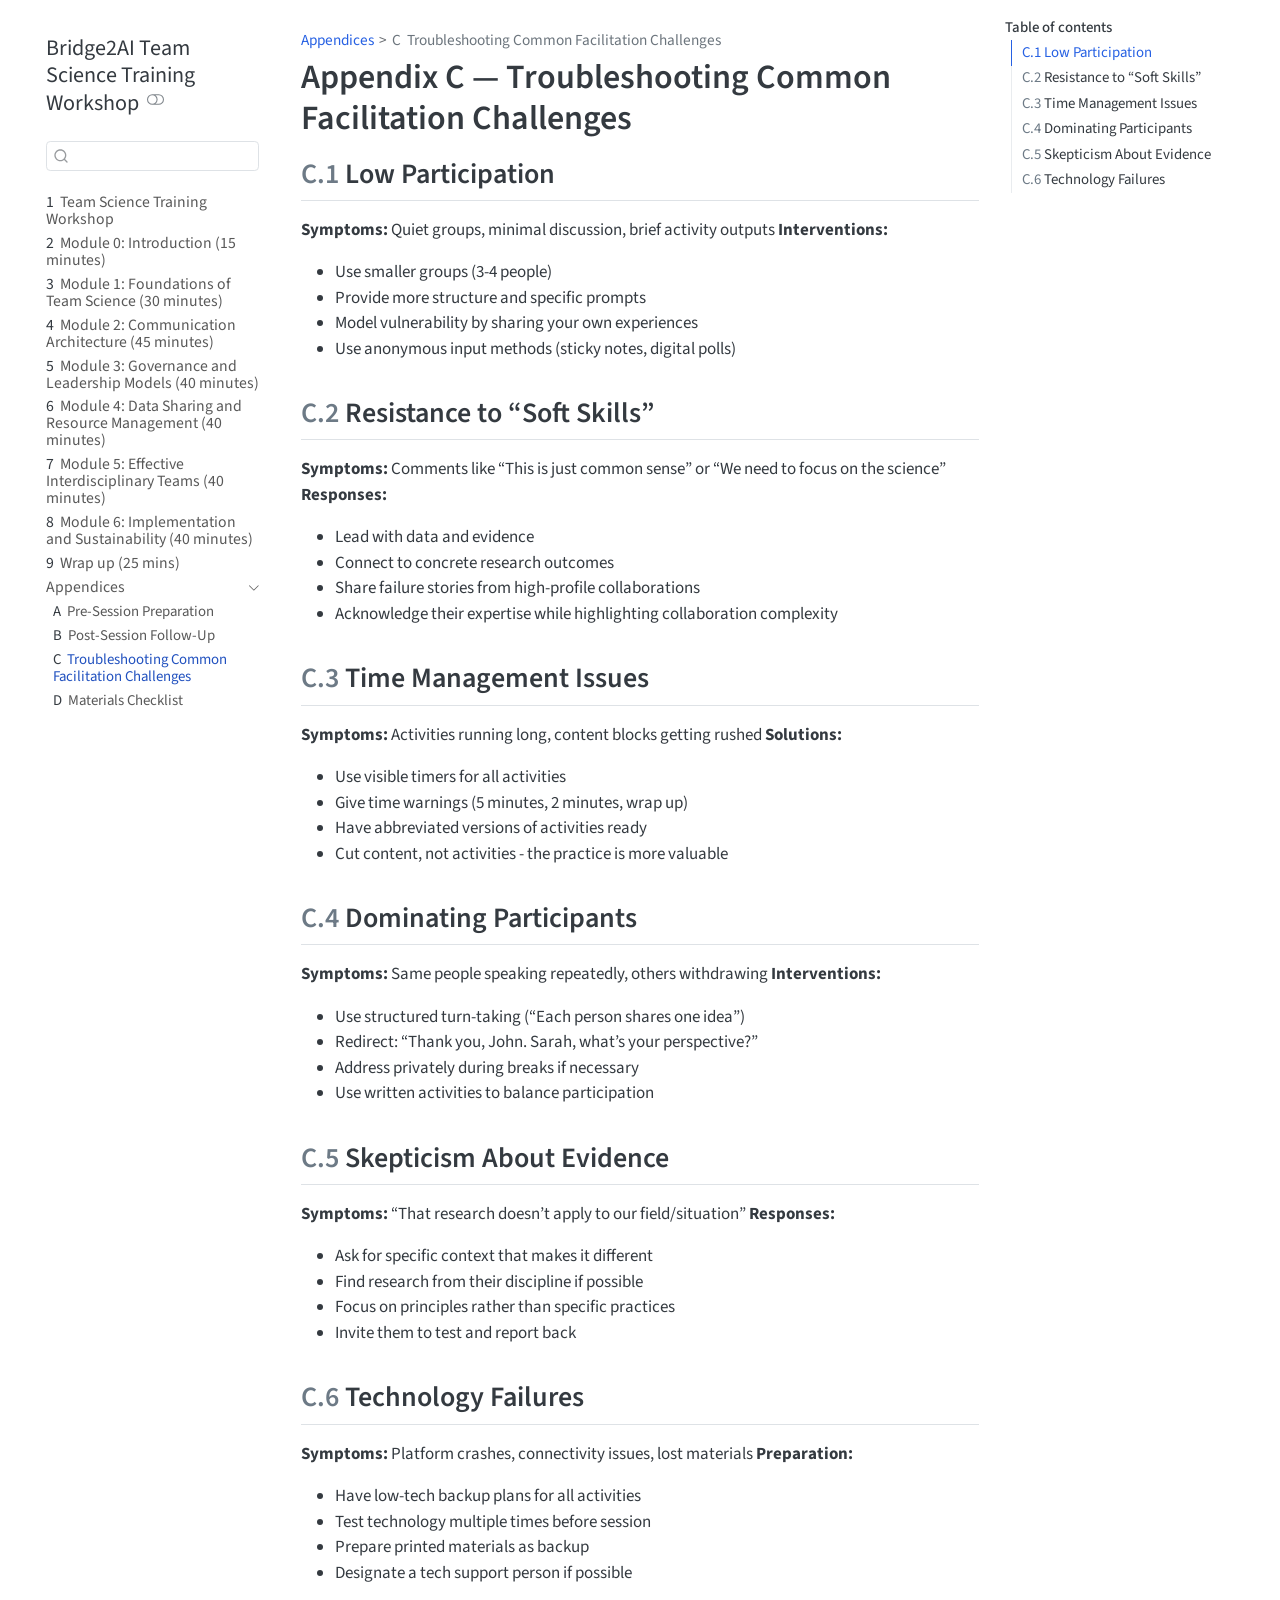
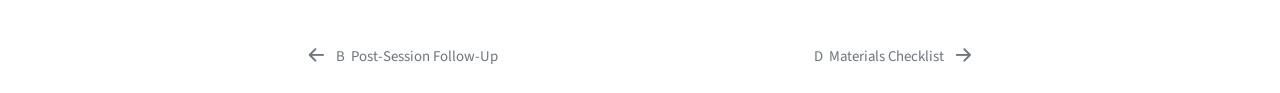
<file: troubleshooting.html>
<!DOCTYPE html>
<html xmlns="http://www.w3.org/1999/xhtml" lang="en" xml:lang="en"><head>

<meta charset="utf-8">
<meta name="generator" content="quarto-1.11.9">

<meta name="viewport" content="width=device-width, initial-scale=1.0, user-scalable=yes">


<title>Appendix C — Troubleshooting Common Facilitation Challenges – Bridge2AI Team Science Training Workshop</title>
<style>
/* Default styles provided by pandoc.
** See https://pandoc.org/MANUAL.html#variables-for-html for config info.
*/
span.smallcaps{font-variant: small-caps;}
div.columns{display: flex; gap: 1.5em;}
div.column{flex: auto;}
@media screen {
div.columns{gap: min(4vw, 1.5em);}
div.column{overflow-x: auto;}
}
div.hanging-indent{margin-left: 1.5em; text-indent: -1.5em;}
ul.task-list{list-style: none;}
ul.task-list li input[type="checkbox"] {
  width: 0.8em;
  margin: 0 0.8em 0.2em -1em; /* quarto-specific, see https://github.com/quarto-dev/quarto-cli/issues/4556 */ 
  vertical-align: middle;
}
</style>


<script src="site_libs/quarto-nav/quarto-nav.js"></script>
<script src="site_libs/quarto-nav/headroom.min.js"></script>
<script src="site_libs/clipboard/clipboard.min.js"></script>
<script src="site_libs/quarto-search/autocomplete.umd.js"></script>
<script src="site_libs/quarto-search/fuse.min.js"></script>
<script src="site_libs/quarto-search/quarto-search.js"></script>
<meta name="quarto:offset" content="./">
<link href="./materials-checklist.html" rel="next">
<link href="./post-session-follow-up.html" rel="prev">
<script src="site_libs/quarto-html/quarto.js" type="module"></script>
<script src="site_libs/quarto-html/tabsets/tabsets.js" type="module"></script>
<script src="site_libs/quarto-html/scrollable-regions/scrollable-regions.js" type="module"></script>
<script src="site_libs/quarto-html/popper.min.js"></script>
<script src="site_libs/quarto-html/tippy.umd.min.js"></script>
<script src="site_libs/quarto-html/anchor.min.js"></script>
<link href="site_libs/quarto-html/tippy.css" rel="stylesheet">
<link href="site_libs/quarto-html/quarto-syntax-highlighting-63b5708e65d6cd79cd7618c58d0c21e7.css" rel="stylesheet" class="quarto-color-scheme" id="quarto-text-highlighting-styles">
<link href="site_libs/quarto-html/quarto-syntax-highlighting-dark-447e42e69aaa9833c0ba1b986f430b20.css" rel="stylesheet" class="quarto-color-scheme quarto-color-alternate" id="quarto-text-highlighting-styles">
<link href="site_libs/quarto-html/quarto-syntax-highlighting-63b5708e65d6cd79cd7618c58d0c21e7.css" rel="stylesheet" class="quarto-color-scheme-extra" id="quarto-text-highlighting-styles">
<script src="site_libs/bootstrap/bootstrap.min.js"></script>
<link href="site_libs/bootstrap/bootstrap-icons.css" rel="stylesheet">
<link href="site_libs/bootstrap/bootstrap-fd437c11ef914449285a5c26e0daa494.min.css" rel="stylesheet" append-hash="true" class="quarto-color-scheme" id="quarto-bootstrap" data-mode="light">
<link href="site_libs/bootstrap/bootstrap-dark-c22d121c1962cb4eb0d4148300656303.min.css" rel="stylesheet" append-hash="true" class="quarto-color-scheme quarto-color-alternate" id="quarto-bootstrap" data-mode="dark">
<link href="site_libs/bootstrap/bootstrap-fd437c11ef914449285a5c26e0daa494.min.css" rel="stylesheet" append-hash="true" class="quarto-color-scheme-extra" id="quarto-bootstrap" data-mode="light">
<script id="quarto-search-options" type="application/json">{
  "location": "sidebar",
  "copy-button": false,
  "collapse-after": 3,
  "panel-placement": "start",
  "type": "textbox",
  "limit": 50,
  "keyboard-shortcut": [
    "f",
    "/",
    "s"
  ],
  "show-item-context": false,
  "language": {
    "search-no-results-text": "No results",
    "search-matching-documents-text": "matching documents",
    "search-copy-link-title": "Copy link to search",
    "search-hide-matches-text": "Hide additional matches",
    "search-more-match-text": "more match in this document",
    "search-more-matches-text": "more matches in this document",
    "search-clear-button-title": "Clear",
    "search-text-placeholder": "",
    "search-detached-cancel-button-title": "Cancel",
    "search-submit-button-title": "Submit",
    "search-label": "Search"
  }
}</script>


</head>

<body class="nav-sidebar floating quarto-light"><a id="quarto-skip-link" class="visually-hidden-focusable" href="#quarto-document-content">Skip to main content</a><script id="quarto-html-before-body" type="application/javascript">
    const toggleBodyColorMode = (bsSheetEl) => {
      const mode = bsSheetEl.getAttribute("data-mode");
      const bodyEl = window.document.querySelector("body");
      if (mode === "dark") {
        bodyEl.classList.add("quarto-dark");
        bodyEl.classList.remove("quarto-light");
      } else {
        bodyEl.classList.add("quarto-light");
        bodyEl.classList.remove("quarto-dark");
      }
    }
    const toggleBodyColorPrimary = () => {
      const bsSheetEl = window.document.querySelector("link#quarto-bootstrap:not([rel=disabled-stylesheet])");
      if (bsSheetEl) {
        toggleBodyColorMode(bsSheetEl);
      }
    }
    const setColorSchemeToggle = (alternate) => {
      const toggles = window.document.querySelectorAll('.quarto-color-scheme-toggle');
      for (let i=0; i < toggles.length; i++) {
        const toggle = toggles[i];
        if (toggle) {
          toggle.setAttribute("aria-checked", alternate ? "true" : "false");
          if (alternate) {
            toggle.classList.add("alternate");
          } else {
            toggle.classList.remove("alternate");
          }
        }
      }
    };
    const toggleColorMode = (alternate) => {
      // Switch the stylesheets
      const primaryStylesheets = window.document.querySelectorAll('link.quarto-color-scheme:not(.quarto-color-alternate)');
      const alternateStylesheets = window.document.querySelectorAll('link.quarto-color-scheme.quarto-color-alternate');
      manageTransitions('#quarto-margin-sidebar .nav-link', false);
      if (alternate) {
        // note: dark is layered on light, we don't disable primary!
        enableStylesheet(alternateStylesheets);
        for (const sheetNode of alternateStylesheets) {
          if (sheetNode.id === "quarto-bootstrap") {
            toggleBodyColorMode(sheetNode);
          }
        }
      } else {
        disableStylesheet(alternateStylesheets);
        enableStylesheet(primaryStylesheets)
        toggleBodyColorPrimary();
      }
      manageTransitions('#quarto-margin-sidebar .nav-link', true);
      // Switch the toggles
      setColorSchemeToggle(alternate)
    }
    // Hack to workaround the fact that safari doesn't
    // properly recolor the scrollbar when toggling (#1455).
    // Not run on load: stylesheets are set before first paint there, and
    // scrolling would undo the scroll to a URL fragment (#14973).
    // The one pixel nudge keeps the reader where they were.
    const refreshSafariScrollbar = () => {
      if (navigator.userAgent.indexOf('Safari') > 0 && navigator.userAgent.indexOf('Chrome') == -1) {
        manageTransitions("body", false);
        const scrollY = window.scrollY;
        window.scrollTo(0, scrollY > 0 ? scrollY - 1 : 1);
        setTimeout(() => {
          window.scrollTo(0, scrollY);
          manageTransitions("body", true);
        }, 40);
      }
    }
    const disableStylesheet = (stylesheets) => {
      for (let i=0; i < stylesheets.length; i++) {
        const stylesheet = stylesheets[i];
        stylesheet.rel = 'disabled-stylesheet';
      }
    }
    const enableStylesheet = (stylesheets) => {
      for (let i=0; i < stylesheets.length; i++) {
        const stylesheet = stylesheets[i];
        if(stylesheet.rel !== 'stylesheet') { // for Chrome, which will still FOUC without this check
          stylesheet.rel = 'stylesheet';
        }
      }
    }
    const manageTransitions = (selector, allowTransitions) => {
      const els = window.document.querySelectorAll(selector);
      for (let i=0; i < els.length; i++) {
        const el = els[i];
        if (allowTransitions) {
          el.classList.remove('notransition');
        } else {
          el.classList.add('notransition');
        }
      }
    }
    const isFileUrl = () => {
      return window.location.protocol === 'file:';
    }
    const hasAlternateSentinel = () => {
      let styleSentinel = getColorSchemeSentinel();
      if (styleSentinel !== null) {
        return styleSentinel === "alternate";
      } else {
        return false;
      }
    }
    const setStyleSentinel = (alternate) => {
      const value = alternate ? "alternate" : "default";
      if (!isFileUrl()) {
        window.localStorage.setItem("quarto-color-scheme", value);
      } else {
        localAlternateSentinel = value;
      }
    }
    const getColorSchemeSentinel = () => {
      if (!isFileUrl()) {
        const storageValue = window.localStorage.getItem("quarto-color-scheme");
        return storageValue != null ? storageValue : localAlternateSentinel;
      } else {
        return localAlternateSentinel;
      }
    }
    const toggleGiscusIfUsed = (isAlternate, darkModeDefault) => {
      const baseTheme = document.querySelector('#giscus-base-theme')?.value ?? 'light';
      const alternateTheme = document.querySelector('#giscus-alt-theme')?.value ?? 'dark';
      let newTheme = '';
      if(authorPrefersDark) {
        newTheme = isAlternate ? baseTheme : alternateTheme;
      } else {
        newTheme = isAlternate ? alternateTheme : baseTheme;
      }
      const changeGiscusTheme = () => {
        // From: https://github.com/giscus/giscus/issues/336
        const sendMessage = (message) => {
          const iframe = document.querySelector('iframe.giscus-frame');
          if (!iframe) return;
          iframe.contentWindow.postMessage({ giscus: message }, 'https://giscus.app');
        }
        sendMessage({
          setConfig: {
            theme: newTheme
          }
        });
      }
      const isGiscussLoaded = window.document.querySelector('iframe.giscus-frame') !== null;
      if (isGiscussLoaded) {
        changeGiscusTheme();
      }
    };
    const authorPrefersDark = false;
    const queryPrefersDark = window.matchMedia('(prefers-color-scheme: dark)');
    const darkModeDefault = queryPrefersDark.matches;
      document.querySelector('link#quarto-text-highlighting-styles.quarto-color-scheme-extra').rel = 'disabled-stylesheet';
      document.querySelector('link#quarto-bootstrap.quarto-color-scheme-extra').rel = 'disabled-stylesheet';
    let localAlternateSentinel = darkModeDefault ? 'alternate' : 'default';
    // Dark / light mode switch
    window.quartoToggleColorScheme = () => {
      // Read the current dark / light value
      let toAlternate = !hasAlternateSentinel();
      toggleColorMode(toAlternate);
      refreshSafariScrollbar();
      setStyleSentinel(toAlternate);
      toggleGiscusIfUsed(toAlternate, darkModeDefault);
      window.dispatchEvent(new Event('resize'));
    };
    queryPrefersDark.addEventListener("change", e => {
      if(window.localStorage.getItem("quarto-color-scheme") !== null)
        return;
      const alternate = e.matches
      toggleColorMode(alternate);
      refreshSafariScrollbar();
      localAlternateSentinel = e.matches ? 'alternate' : 'default'; // this is used alongside local storage!
      toggleGiscusIfUsed(alternate, darkModeDefault);
    });
    // Switch to dark mode if need be
    if (hasAlternateSentinel()) {
      toggleColorMode(true);
    } else {
      toggleColorMode(false);
    }
  </script>

<div id="quarto-search-results"></div>
  <header id="quarto-header" class="headroom fixed-top">
  <nav class="quarto-secondary-nav" aria-label="Toolbar">
    <div class="container-fluid d-flex">
      <button type="button" class="quarto-btn-toggle btn" data-bs-toggle="collapse" role="button" data-bs-target=".quarto-sidebar-collapse-item" aria-controls="quarto-sidebar" aria-expanded="false" aria-label="Toggle sidebar navigation" onclick="if (window.quartoToggleHeadroom) { window.quartoToggleHeadroom(); }">
        <i class="bi bi-layout-text-sidebar-reverse"></i>
      </button>
        <nav class="quarto-page-breadcrumbs" aria-label="Breadcrumbs"><ol class="breadcrumb"><li class="breadcrumb-item"><a href="./pre-session-preparation.html">Appendices</a></li><li class="breadcrumb-item"><a href="./troubleshooting.html"><span class="chapter-number">C</span>&nbsp; <span class="chapter-title">Troubleshooting Common Facilitation Challenges</span></a></li></ol></nav>
        <a class="flex-grow-1" data-bs-toggle="collapse" data-bs-target=".quarto-sidebar-collapse-item" onclick="if (window.quartoToggleHeadroom) { window.quartoToggleHeadroom(); }">      
        </a>
      <button type="button" class="btn quarto-search-button" aria-label="Search" onclick="window.quartoOpenSearch();">
        <i class="bi bi-search"></i>
      </button>
    </div>
  </nav>
</header>
<!-- content -->
<div id="quarto-content" class="quarto-container page-columns page-rows-contents page-layout-article">
<!-- sidebar -->
  <nav id="quarto-sidebar" class="sidebar collapse collapse-horizontal quarto-sidebar-collapse-item sidebar-navigation floating overflow-auto" aria-label="Site">
    <div class="pt-lg-2 mt-2 text-left sidebar-header">
    <div class="sidebar-title mb-0 py-0">
      <a href="./">Bridge2AI Team Science Training Workshop</a> 
        <div class="sidebar-tools-main">
  <button type="button" role="switch" aria-checked="false" class="quarto-color-scheme-toggle quarto-navigation-tool  px-1" onclick="window.quartoToggleColorScheme(); return false;" title="Toggle dark mode" aria-label="Toggle dark mode"><i class="bi"></i></button>
</div>
    </div>
      </div>
        <div class="mt-2 flex-shrink-0 align-items-center">
        <div class="sidebar-search">
        <div id="quarto-search" class="" title="Search"></div>
        </div>
        </div>
    <div class="sidebar-menu-container"> 
    <ul class="list-unstyled mt-1">
        <li class="sidebar-item">
  <div class="sidebar-item-container"> 
  <a href="./index.html" class="sidebar-item-text sidebar-link">
 <span class="menu-text"><span class="chapter-number">1</span>&nbsp; <span class="chapter-title">Team Science Training Workshop</span></span></a>
  </div>
</li>
        <li class="sidebar-item">
  <div class="sidebar-item-container"> 
  <a href="./module-0-introductions.html" class="sidebar-item-text sidebar-link">
 <span class="menu-text"><span class="chapter-number">2</span>&nbsp; <span class="chapter-title">Module 0: Introduction (15 minutes)</span></span></a>
  </div>
</li>
        <li class="sidebar-item">
  <div class="sidebar-item-container"> 
  <a href="./module-1-foundations.html" class="sidebar-item-text sidebar-link">
 <span class="menu-text"><span class="chapter-number">3</span>&nbsp; <span class="chapter-title">Module 1: Foundations of Team Science (30 minutes)</span></span></a>
  </div>
</li>
        <li class="sidebar-item">
  <div class="sidebar-item-container"> 
  <a href="./module-2-communication.html" class="sidebar-item-text sidebar-link">
 <span class="menu-text"><span class="chapter-number">4</span>&nbsp; <span class="chapter-title">Module 2: Communication Architecture (45 minutes)</span></span></a>
  </div>
</li>
        <li class="sidebar-item">
  <div class="sidebar-item-container"> 
  <a href="./module-3-governance.html" class="sidebar-item-text sidebar-link">
 <span class="menu-text"><span class="chapter-number">5</span>&nbsp; <span class="chapter-title">Module 3: Governance and Leadership Models (40 minutes)</span></span></a>
  </div>
</li>
        <li class="sidebar-item">
  <div class="sidebar-item-container"> 
  <a href="./module-4-data-sharing.html" class="sidebar-item-text sidebar-link">
 <span class="menu-text"><span class="chapter-number">6</span>&nbsp; <span class="chapter-title">Module 4: Data Sharing and Resource Management (40 minutes)</span></span></a>
  </div>
</li>
        <li class="sidebar-item">
  <div class="sidebar-item-container"> 
  <a href="./module-5-inclusion.html" class="sidebar-item-text sidebar-link">
 <span class="menu-text"><span class="chapter-number">7</span>&nbsp; <span class="chapter-title">Module 5: Effective Interdisciplinary Teams (40 minutes)</span></span></a>
  </div>
</li>
        <li class="sidebar-item">
  <div class="sidebar-item-container"> 
  <a href="./module-6-implementation.html" class="sidebar-item-text sidebar-link">
 <span class="menu-text"><span class="chapter-number">8</span>&nbsp; <span class="chapter-title">Module 6: Implementation and Sustainability (40 minutes)</span></span></a>
  </div>
</li>
        <li class="sidebar-item">
  <div class="sidebar-item-container"> 
  <a href="./wrap-up.html" class="sidebar-item-text sidebar-link">
 <span class="menu-text"><span class="chapter-number">9</span>&nbsp; <span class="chapter-title">Wrap up (25 mins)</span></span></a>
  </div>
</li>
        <li class="sidebar-item sidebar-item-section">
      <div class="sidebar-item-container"> 
            <button type="button" class="sidebar-item-text sidebar-item-toggle sidebar-link text-start" data-bs-toggle="collapse" data-bs-target="#quarto-sidebar-section-1" aria-controls="quarto-sidebar-section-1" aria-expanded="true">
 <span class="menu-text" id="quarto-sidebar-section-1-label">Appendices</span><i class="bi bi-chevron-right" aria-hidden="true"></i></button>
      </div>
      <ul id="quarto-sidebar-section-1" aria-labelledby="quarto-sidebar-section-1-label" class="collapse list-unstyled sidebar-section depth1 show">  
          <li class="sidebar-item">
  <div class="sidebar-item-container"> 
  <a href="./pre-session-preparation.html" class="sidebar-item-text sidebar-link">
 <span class="menu-text"><span class="chapter-number">A</span>&nbsp; <span class="chapter-title">Pre-Session Preparation</span></span></a>
  </div>
</li>
          <li class="sidebar-item">
  <div class="sidebar-item-container"> 
  <a href="./post-session-follow-up.html" class="sidebar-item-text sidebar-link">
 <span class="menu-text"><span class="chapter-number">B</span>&nbsp; <span class="chapter-title">Post-Session Follow-Up</span></span></a>
  </div>
</li>
          <li class="sidebar-item">
  <div class="sidebar-item-container"> 
  <a href="./troubleshooting.html" class="sidebar-item-text sidebar-link active">
 <span class="menu-text"><span class="chapter-number">C</span>&nbsp; <span class="chapter-title">Troubleshooting Common Facilitation Challenges</span></span></a>
  </div>
</li>
          <li class="sidebar-item">
  <div class="sidebar-item-container"> 
  <a href="./materials-checklist.html" class="sidebar-item-text sidebar-link">
 <span class="menu-text"><span class="chapter-number">D</span>&nbsp; <span class="chapter-title">Materials Checklist</span></span></a>
  </div>
</li>
      </ul>
  </li>
    </ul>
    </div>
</nav>
<div id="quarto-sidebar-glass" class="quarto-sidebar-collapse-item" data-bs-toggle="collapse" data-bs-target=".quarto-sidebar-collapse-item"></div>
<!-- margin-sidebar -->
    <div id="quarto-margin-sidebar" class="sidebar margin-sidebar">
        <nav id="TOC" role="doc-toc" aria-labelledby="toc-title" class="toc-active">
    <h2 id="toc-title">Table of contents</h2>
   
  <ul>
  <li><a href="#low-participation" id="toc-low-participation" class="nav-link active" data-scroll-target="#low-participation"><span class="header-section-number">C.1</span> Low Participation</a></li>
  <li><a href="#resistance-to-soft-skills" id="toc-resistance-to-soft-skills" class="nav-link" data-scroll-target="#resistance-to-soft-skills"><span class="header-section-number">C.2</span> Resistance to “Soft Skills”</a></li>
  <li><a href="#time-management-issues" id="toc-time-management-issues" class="nav-link" data-scroll-target="#time-management-issues"><span class="header-section-number">C.3</span> Time Management Issues</a></li>
  <li><a href="#dominating-participants" id="toc-dominating-participants" class="nav-link" data-scroll-target="#dominating-participants"><span class="header-section-number">C.4</span> Dominating Participants</a></li>
  <li><a href="#skepticism-about-evidence" id="toc-skepticism-about-evidence" class="nav-link" data-scroll-target="#skepticism-about-evidence"><span class="header-section-number">C.5</span> Skepticism About Evidence</a></li>
  <li><a href="#technology-failures" id="toc-technology-failures" class="nav-link" data-scroll-target="#technology-failures"><span class="header-section-number">C.6</span> Technology Failures</a></li>
  </ul>
</nav>
    </div>
<!-- main -->
<main class="content" id="quarto-document-content" tabindex="-1">


<header id="title-block-header" class="quarto-title-block default"><nav class="quarto-page-breadcrumbs quarto-title-breadcrumbs d-none d-lg-block" aria-label="Breadcrumbs"><ol class="breadcrumb"><li class="breadcrumb-item"><a href="./pre-session-preparation.html">Appendices</a></li><li class="breadcrumb-item"><a href="./troubleshooting.html"><span class="chapter-number">C</span>&nbsp; <span class="chapter-title">Troubleshooting Common Facilitation Challenges</span></a></li></ol></nav>
<div class="quarto-title">
<h1 class="title">Appendix C — Troubleshooting Common Facilitation Challenges</h1>
</div>



<div class="quarto-title-meta">

    
  
    
  </div>
  


</header>


<section id="low-participation" class="level2" data-number="C.1">
<h2 data-number="C.1" class="anchored" data-anchor-id="low-participation"><span class="header-section-number">C.1</span> Low Participation</h2>
<p><strong>Symptoms:</strong> Quiet groups, minimal discussion, brief activity outputs <strong>Interventions:</strong></p>
<ul>
<li>Use smaller groups (3-4 people)</li>
<li>Provide more structure and specific prompts</li>
<li>Model vulnerability by sharing your own experiences</li>
<li>Use anonymous input methods (sticky notes, digital polls)</li>
</ul>
</section>
<section id="resistance-to-soft-skills" class="level2" data-number="C.2">
<h2 data-number="C.2" class="anchored" data-anchor-id="resistance-to-soft-skills"><span class="header-section-number">C.2</span> Resistance to “Soft Skills”</h2>
<p><strong>Symptoms:</strong> Comments like “This is just common sense” or “We need to focus on the science” <strong>Responses:</strong></p>
<ul>
<li>Lead with data and evidence</li>
<li>Connect to concrete research outcomes</li>
<li>Share failure stories from high-profile collaborations</li>
<li>Acknowledge their expertise while highlighting collaboration complexity</li>
</ul>
</section>
<section id="time-management-issues" class="level2" data-number="C.3">
<h2 data-number="C.3" class="anchored" data-anchor-id="time-management-issues"><span class="header-section-number">C.3</span> Time Management Issues</h2>
<p><strong>Symptoms:</strong> Activities running long, content blocks getting rushed <strong>Solutions:</strong></p>
<ul>
<li>Use visible timers for all activities</li>
<li>Give time warnings (5 minutes, 2 minutes, wrap up)</li>
<li>Have abbreviated versions of activities ready</li>
<li>Cut content, not activities - the practice is more valuable</li>
</ul>
</section>
<section id="dominating-participants" class="level2" data-number="C.4">
<h2 data-number="C.4" class="anchored" data-anchor-id="dominating-participants"><span class="header-section-number">C.4</span> Dominating Participants</h2>
<p><strong>Symptoms:</strong> Same people speaking repeatedly, others withdrawing <strong>Interventions:</strong></p>
<ul>
<li>Use structured turn-taking (“Each person shares one idea”)</li>
<li>Redirect: “Thank you, John. Sarah, what’s your perspective?”</li>
<li>Address privately during breaks if necessary</li>
<li>Use written activities to balance participation</li>
</ul>
</section>
<section id="skepticism-about-evidence" class="level2" data-number="C.5">
<h2 data-number="C.5" class="anchored" data-anchor-id="skepticism-about-evidence"><span class="header-section-number">C.5</span> Skepticism About Evidence</h2>
<p><strong>Symptoms:</strong> “That research doesn’t apply to our field/situation” <strong>Responses:</strong></p>
<ul>
<li>Ask for specific context that makes it different</li>
<li>Find research from their discipline if possible</li>
<li>Focus on principles rather than specific practices</li>
<li>Invite them to test and report back</li>
</ul>
</section>
<section id="technology-failures" class="level2" data-number="C.6">
<h2 data-number="C.6" class="anchored" data-anchor-id="technology-failures"><span class="header-section-number">C.6</span> Technology Failures</h2>
<p><strong>Symptoms:</strong> Platform crashes, connectivity issues, lost materials <strong>Preparation:</strong></p>
<ul>
<li>Have low-tech backup plans for all activities</li>
<li>Test technology multiple times before session</li>
<li>Prepare printed materials as backup</li>
<li>Designate a tech support person if possible</li>
</ul>


</section>

</main> <!-- /main -->
<script id="quarto-html-after-body" type="application/javascript">
  window.document.addEventListener("DOMContentLoaded", function (event) {
    // Ensure there is a toggle, if there isn't float one in the top right
    if (window.document.querySelector('.quarto-color-scheme-toggle') === null) {
      const toggle = window.document.createElement('button');
      toggle.type = "button";
      toggle.setAttribute("role", "switch");
      toggle.setAttribute("aria-checked", "false");
      toggle.classList.add('top-right');
      toggle.classList.add('quarto-color-scheme-toggle');
      toggle.setAttribute("aria-label", "Toggle dark mode");
      toggle.onclick = function() { try { window.quartoToggleColorScheme(); } catch {} return false; };
      const i = window.document.createElement("i");
      i.classList.add('bi');
      toggle.appendChild(i);
      // Put the toggle in a landmark of its own, so that landmark navigation
      // can reach it.
      //
      // The container is always a fresh direct child of body, and the toggle is
      // never moved into page furniture that the theme or the author controls.
      // The toggle is positioned against the page, so any ancestor that
      // establishes a containing block captures it: a positioned element or a
      // grid for position: absolute, and transform, filter, will-change or
      // contain for position: fixed. A direct child of body has none of these
      // to inherit, and the shift when one appears is silent and visual.
      //
      // ARIA says a document should have at most one banner, and axe reports a
      // duplicate whether or not the banners carry distinct labels. So use a
      // header when the page has no banner yet, and a named region otherwise.
      //
      // A header is a banner wherever it sits, unless it is inside sectioning
      // content, so this cannot just look at the children of body: a custom
      // page layout wraps the title block header in a plain div. An explicit
      // role="banner" always counts.
      const sectioning = 'article, aside, main, nav, section, [role="article"], [role="complementary"], [role="main"], [role="navigation"], [role="region"]';
      const hasBanner = Array.from(
        window.document.querySelectorAll('header:not([role]), [role="banner"]')
      ).some(function(el) {
        return el.hasAttribute("role") || el.closest(sectioning) === null;
      });
      const container = window.document.createElement(hasBanner ? "div" : "header");
      if (hasBanner) {
        container.setAttribute("role", "region");
        container.setAttribute("aria-label", "Toggle dark mode");
      }
      container.classList.add('quarto-color-scheme-toggle-container');
      container.appendChild(toggle);
      window.document.body.appendChild(container);
    }
    setColorSchemeToggle(hasAlternateSentinel())
    const icon = "";
    const anchorJS = new window.AnchorJS();
    anchorJS.options = {
      placement: 'right',
      icon: icon
    };
    anchorJS.add('.anchored');
    const isCodeAnnotation = (el) => {
      for (const clz of el.classList) {
        if (clz.startsWith('code-annotation-')) {                     
          return true;
        }
      }
      return false;
    }
    const onCopySuccess = function(e) {
      // button target
      const button = e.trigger;
      // don't keep focus
      button.blur();
      // flash "checked"
      button.classList.add('code-copy-button-checked');
      var currentTitle = button.getAttribute("title");
      button.setAttribute("title", "Copied!");
      let tooltip;
      if (window.bootstrap) {
        button.setAttribute("data-bs-toggle", "tooltip");
        button.setAttribute("data-bs-placement", "left");
        button.setAttribute("data-bs-title", "Copied!");
        tooltip = new bootstrap.Tooltip(button, 
          { trigger: "manual", 
            customClass: "code-copy-button-tooltip",
            offset: [0, -8]});
        tooltip.show();    
      }
      setTimeout(function() {
        if (tooltip) {
          tooltip.hide();
          button.removeAttribute("data-bs-title");
          button.removeAttribute("data-bs-toggle");
          button.removeAttribute("data-bs-placement");
        }
        button.setAttribute("title", currentTitle);
        button.classList.remove('code-copy-button-checked');
      }, 1000);
      // clear code selection
      e.clearSelection();
    }
    const getTextToCopy = function(trigger) {
      const outerScaffold = trigger.parentElement.cloneNode(true);
      const codeEl = outerScaffold.querySelector('code');
      for (const childEl of codeEl.children) {
        if (isCodeAnnotation(childEl)) {
          childEl.remove();
        }
      }
      return codeEl.innerText;
    }
    const clipboard = new window.ClipboardJS('.code-copy-button:not([data-in-quarto-modal])', {
      text: getTextToCopy
    });
    clipboard.on('success', onCopySuccess);
    if (window.document.getElementById('quarto-embedded-source-code-modal')) {
      const clipboardModal = new window.ClipboardJS('.code-copy-button[data-in-quarto-modal]', {
        text: getTextToCopy,
        container: window.document.getElementById('quarto-embedded-source-code-modal')
      });
      clipboardModal.on('success', onCopySuccess);
    }
      var localhostRegex = new RegExp(/^(?:http|https):\/\/localhost\:?[0-9]*\//);
      var mailtoRegex = new RegExp(/^mailto:/);
        var filterRegex = new RegExp('/' + window.location.host + '/');
      var isInternal = (href) => {
          return filterRegex.test(href) || localhostRegex.test(href) || mailtoRegex.test(href);
      }
      // Inspect non-navigation links and adorn them if external
      window.quartoDecorateExternalLinks = function (root) {
     var links = (root || window.document).querySelectorAll('a[href]:not(.nav-link):not(.navbar-brand):not(.toc-action):not(.sidebar-link):not(.sidebar-item-toggle):not(.pagination-link):not(.no-external):not([aria-hidden]):not(.dropdown-item):not(.quarto-navigation-tool):not(.about-link)');
      for (var i=0; i<links.length; i++) {
        const link = links[i];
        if (!isInternal(link.href)) {
          // undo the damage that might have been done by quarto-nav.js in the case of
          // links that we want to consider external
          if (link.dataset.originalHref !== undefined) {
            link.href = link.dataset.originalHref;
          }
          if (!link.classList.contains('no-external-icon')) {
          }
        }
      }
      };
      window.quartoDecorateExternalLinks(window.document);
    // Esc closes the popup (WCAG 1.4.13) and focus leaving both trigger and
    // popup closes it (WCAG 2.4.11); tippy handles neither for interactive popups.
    const hideOnEscAndFocusOut = {
      name: 'hideOnEscAndFocusOut',
      defaultValue: true,
      fn(instance) {
        const dismiss = () => {
          // A show scheduled by the trigger delay would otherwise reopen it
          instance.clearDelayTimeouts();
          instance.hide();
        };
        const onKeyDown = (event) => {
          if (event.key !== 'Escape') {
            return;
          }
          // Keep Esc from also reaching page handlers (e.g. reveal.js overview),
          // except an open reveal.js slide menu, which Esc should close too.
          // The menu handles keys only when its keyboard option is on.
          const menuHandlesEsc = window.Reveal?.getPlugin?.('menu')?.isOpen() &&
            window.Reveal.getConfig().menu?.keyboard !== false;
          if (!menuHandlesEsc) {
            event.stopPropagation();
          }
          if (instance.popper.contains(window.document.activeElement)) {
            // Disabled while refocusing so the focus trigger does not reopen it
            instance.disable();
            instance.reference.focus();
            instance.enable();
          }
          dismiss();
        };
        const onFocusOut = (event) => {
          const target = event.relatedTarget;
          if (target && !instance.reference.contains(target) &&
              !instance.popper.contains(target)) {
            dismiss();
          }
        };
        // On the trigger too: a click trigger (code-annotations: select) has no
        // blur handling. Attached for the instance's lifetime so leaving the
        // trigger also cancels a show still pending on the trigger delay.
        instance.reference.addEventListener('focusout', onFocusOut);
        return {
          onShow() {
            window.document.addEventListener('keydown', onKeyDown, true);
            instance.popper.addEventListener('focusout', onFocusOut);
          },
          onHide() {
            window.document.removeEventListener('keydown', onKeyDown, true);
            instance.popper.removeEventListener('focusout', onFocusOut);
          },
          onDestroy() {
            instance.reference.removeEventListener('focusout', onFocusOut);
          },
        };
      },
    };
    function tippyHover(el, contentFn, onTriggerFn, onUntriggerFn) {
      const config = {
        allowHTML: true,
        maxWidth: 500,
        delay: 100,
        arrow: false,
        appendTo: function(el) {
            return el.parentElement;
        },
        interactive: true,
        interactiveBorder: 10,
        theme: 'quarto',
        placement: 'bottom-start',
        plugins: [hideOnEscAndFocusOut],
      };
      if (contentFn) {
        config.content = contentFn;
      }
      if (onTriggerFn) {
        config.onTrigger = onTriggerFn;
      }
      if (onUntriggerFn) {
        config.onUntrigger = onUntriggerFn;
      }
      window.tippy(el, config); 
    }
    const noterefs = window.document.querySelectorAll('a[role="doc-noteref"]');
    for (var i=0; i<noterefs.length; i++) {
      const ref = noterefs[i];
      tippyHover(ref, function() {
        // use id or data attribute instead here
        let href = ref.getAttribute('data-footnote-href') || ref.getAttribute('href');
        try { href = new URL(href).hash; } catch {}
        const id = href.replace(/^#\/?/, "");
        const note = window.document.getElementById(id);
        if (note) {
          return note.innerHTML;
        } else {
          return "";
        }
      });
    }
    const xrefs = window.document.querySelectorAll('a.quarto-xref');
    const processXRef = (id, note) => {
      // Strip column container classes
      const stripColumnClz = (el) => {
        el.classList.remove("page-full", "page-columns");
        if (el.children) {
          for (const child of el.children) {
            stripColumnClz(child);
          }
        }
      }
      stripColumnClz(note)
      if (id === null || id.startsWith('sec-')) {
        // Special case sections, only their first couple elements
        const container = document.createElement("div");
        if (note.children && note.children.length > 2) {
          container.appendChild(note.children[0].cloneNode(true));
          for (let i = 1; i < note.children.length; i++) {
            const child = note.children[i];
            if (child.tagName === "P" && child.innerText === "") {
              continue;
            } else {
              container.appendChild(child.cloneNode(true));
              break;
            }
          }
          if (window.Quarto?.typesetMath) {
            window.Quarto.typesetMath(container);
          }
          return container.innerHTML
        } else {
          if (window.Quarto?.typesetMath) {
            window.Quarto.typesetMath(note);
          }
          return note.innerHTML;
        }
      } else {
        // Remove any anchor links if they are present
        const anchorLink = note.querySelector('a.anchorjs-link');
        if (anchorLink) {
          anchorLink.remove();
        }
        if (window.Quarto?.typesetMath) {
          window.Quarto.typesetMath(note);
        }
        if (note.classList.contains("callout")) {
          return note.outerHTML;
        } else {
          return note.innerHTML;
        }
      }
    }
    for (var i=0; i<xrefs.length; i++) {
      const xref = xrefs[i];
      tippyHover(xref, undefined, function(instance) {
        instance.disable();
        let url = xref.getAttribute('href');
        let hash = undefined; 
        if (url.startsWith('#')) {
          hash = url;
        } else {
          try { hash = new URL(url).hash; } catch {}
        }
        if (hash) {
          const id = hash.replace(/^#\/?/, "");
          const note = window.document.getElementById(id);
          if (note !== null) {
            try {
              const html = processXRef(id, note.cloneNode(true));
              instance.setContent(html);
            } finally {
              instance.enable();
              instance.show();
            }
          } else {
            // See if we can fetch this
            fetch(url.split('#')[0])
            .then(res => res.text())
            .then(html => {
              const parser = new DOMParser();
              const htmlDoc = parser.parseFromString(html, "text/html");
              const note = htmlDoc.getElementById(id);
              if (note !== null) {
                const html = processXRef(id, note);
                instance.setContent(html);
              } 
            }).finally(() => {
              instance.enable();
              instance.show();
            });
          }
        } else {
          // See if we can fetch a full url (with no hash to target)
          // This is a special case and we should probably do some content thinning / targeting
          fetch(url)
          .then(res => res.text())
          .then(html => {
            const parser = new DOMParser();
            const htmlDoc = parser.parseFromString(html, "text/html");
            const note = htmlDoc.querySelector('main.content');
            if (note !== null) {
              // This should only happen for chapter cross references
              // (since there is no id in the URL)
              // remove the first header
              if (note.children.length > 0 && note.children[0].tagName === "HEADER") {
                note.children[0].remove();
              }
              const html = processXRef(null, note);
              instance.setContent(html);
            } 
          }).finally(() => {
            instance.enable();
            instance.show();
          });
        }
      }, function(instance) {
      });
    }
        let selectedAnnoteEl;
        const selectorForAnnotation = ( cell, annotation) => {
          let cellAttr = 'data-code-cell="' + cell + '"';
          let lineAttr = 'data-code-annotation="' +  annotation + '"';
          const selector = 'span[' + cellAttr + '][' + lineAttr + ']';
          return selector;
        }
        const selectCodeLines = (annoteEl) => {
          const doc = window.document;
          const targetCell = annoteEl.getAttribute("data-target-cell");
          const targetAnnotation = annoteEl.getAttribute("data-target-annotation");
          const annoteSpan = window.document.querySelector(selectorForAnnotation(targetCell, targetAnnotation));
          const lines = annoteSpan.getAttribute("data-code-lines").split(",");
          const lineIds = lines.map((line) => {
            return targetCell + "-" + line;
          })
          // Each band is positioned against its own containing block, which is
          // not the offsetParent of the lines, so place it from client rects.
          const placeBand = (band, firstEl, lastEl, codeBlock) => {
            const container = band.offsetParent;
            if (container === null) {
              return;
            }
            const containerRect = container.getBoundingClientRect();
            // Reveal.js scales slides with a transform, so convert client
            // pixels back to the CSS pixels of the container.
            const scale = containerRect.height / container.offsetHeight || 1;
            const firstRect = firstEl.getBoundingClientRect();
            const lastRect = lastEl.getBoundingClientRect();
            const top = (firstRect.top - containerRect.top) / scale - container.clientTop + container.scrollTop;
            const height = (lastRect.bottom - firstRect.top) / scale;
            band.style.top = top - 2 + "px";
            band.style.height = height + 4 + "px";
            if (codeBlock) {
              // Without the copy button wrapper, the containing block is wider
              // than the code block, so span the code block explicitly.
              const blockRect = codeBlock.getBoundingClientRect();
              band.style.left = (blockRect.left - containerRect.left) / scale - container.clientLeft + container.scrollLeft + "px";
              band.style.width = blockRect.width / scale + "px";
            }
          };
          if (lineIds.length > 0) {
            const el = window.document.getElementById(lineIds[0]);
            const lastEl = window.document.getElementById(lineIds[lineIds.length - 1]);
            const parent = el.parentElement.parentElement;
            // cook up a div (if necessary) and position it
            let div = window.document.getElementById("code-annotation-line-highlight");
            if (div === null) {
              div = window.document.createElement("div");
              div.setAttribute("id", "code-annotation-line-highlight");
              div.style.position = 'absolute';
              parent.appendChild(div);
            }
            placeBand(div, el, lastEl, parent.closest("div.sourceCode") || parent);
            let gutterDiv = window.document.getElementById("code-annotation-line-highlight-gutter");
            if (gutterDiv === null) {
              gutterDiv = window.document.createElement("div");
              gutterDiv.setAttribute("id", "code-annotation-line-highlight-gutter");
              gutterDiv.style.position = 'absolute';
              const codeCell = window.document.getElementById(targetCell);
              const gutter = codeCell.querySelector('.code-annotation-gutter');
              gutter.appendChild(gutterDiv);
            }
            placeBand(gutterDiv, el, lastEl);
            selectedAnnoteEl = annoteEl;
          }
        };
        const unselectCodeLines = () => {
          const elementsIds = ["code-annotation-line-highlight", "code-annotation-line-highlight-gutter"];
          elementsIds.forEach((elId) => {
            const div = window.document.getElementById(elId);
            if (div) {
              div.remove();
            }
          });
          selectedAnnoteEl = undefined;
        };
          // Handle positioning of the toggle
      window.addEventListener(
        "resize",
        throttle(() => {
          elRect = undefined;
          if (selectedAnnoteEl) {
            selectCodeLines(selectedAnnoteEl);
          }
        }, 10)
      );
      function throttle(fn, ms) {
      let throttle = false;
      let timer;
        return (...args) => {
          if(!throttle) { // first call gets through
              fn.apply(this, args);
              throttle = true;
          } else { // all the others get throttled
              if(timer) clearTimeout(timer); // cancel #2
              timer = setTimeout(() => {
                fn.apply(this, args);
                timer = throttle = false;
              }, ms);
          }
        };
      }
        // Attach click handler to the DT
        const annoteDls = window.document.querySelectorAll('dt[data-target-cell]');
        for (const annoteDlNode of annoteDls) {
          annoteDlNode.addEventListener('click', (event) => {
            const clickedEl = event.target;
            if (clickedEl !== selectedAnnoteEl) {
              unselectCodeLines();
              const activeEl = window.document.querySelector('dt[data-target-cell].code-annotation-active');
              if (activeEl) {
                activeEl.classList.remove('code-annotation-active');
              }
              selectCodeLines(clickedEl);
              clickedEl.classList.add('code-annotation-active');
            } else {
              // Unselect the line
              unselectCodeLines();
              clickedEl.classList.remove('code-annotation-active');
            }
          });
        }
    const findCites = (el) => {
      const parentEl = el.parentElement;
      if (parentEl) {
        const cites = parentEl.dataset.cites;
        if (cites) {
          return {
            el,
            cites: cites.split(' ')
          };
        } else {
          return findCites(el.parentElement)
        }
      } else {
        return undefined;
      }
    };
    var bibliorefs = window.document.querySelectorAll('a[role="doc-biblioref"]');
    for (var i=0; i<bibliorefs.length; i++) {
      const ref = bibliorefs[i];
      const citeInfo = findCites(ref);
      if (citeInfo) {
        tippyHover(citeInfo.el, function() {
          var popup = window.document.createElement('div');
          citeInfo.cites.forEach(function(cite) {
            var citeDiv = window.document.createElement('div');
            citeDiv.classList.add('hanging-indent');
            citeDiv.classList.add('csl-entry');
            var biblioDiv = window.document.getElementById('ref-' + cite);
            if (biblioDiv) {
              citeDiv.innerHTML = biblioDiv.innerHTML;
            }
            popup.appendChild(citeDiv);
          });
          return popup.innerHTML;
        });
      }
    }
  });
  </script>
  <script type="application/javascript">
  window.quartoScrollableRegionsLabels = {"code":"Scrollable code","output":"Scrollable output"};
  </script>
<nav class="page-navigation" aria-label="Page">
  <div class="nav-page nav-page-previous">
      <a href="./post-session-follow-up.html" class="pagination-link" aria-label="Post-Session Follow-Up">
        <i class="bi bi-arrow-left-short"></i> <span class="nav-page-text"><span class="chapter-number">B</span>&nbsp; <span class="chapter-title">Post-Session Follow-Up</span></span>
      </a>          
  </div>
  <div class="nav-page nav-page-next">
      <a href="./materials-checklist.html" class="pagination-link" aria-label="Materials Checklist">
        <span class="nav-page-text"><span class="chapter-number">D</span>&nbsp; <span class="chapter-title">Materials Checklist</span></span> <i class="bi bi-arrow-right-short"></i>
      </a>
  </div>
</nav>
</div> <!-- /content -->




</body></html>
</file>
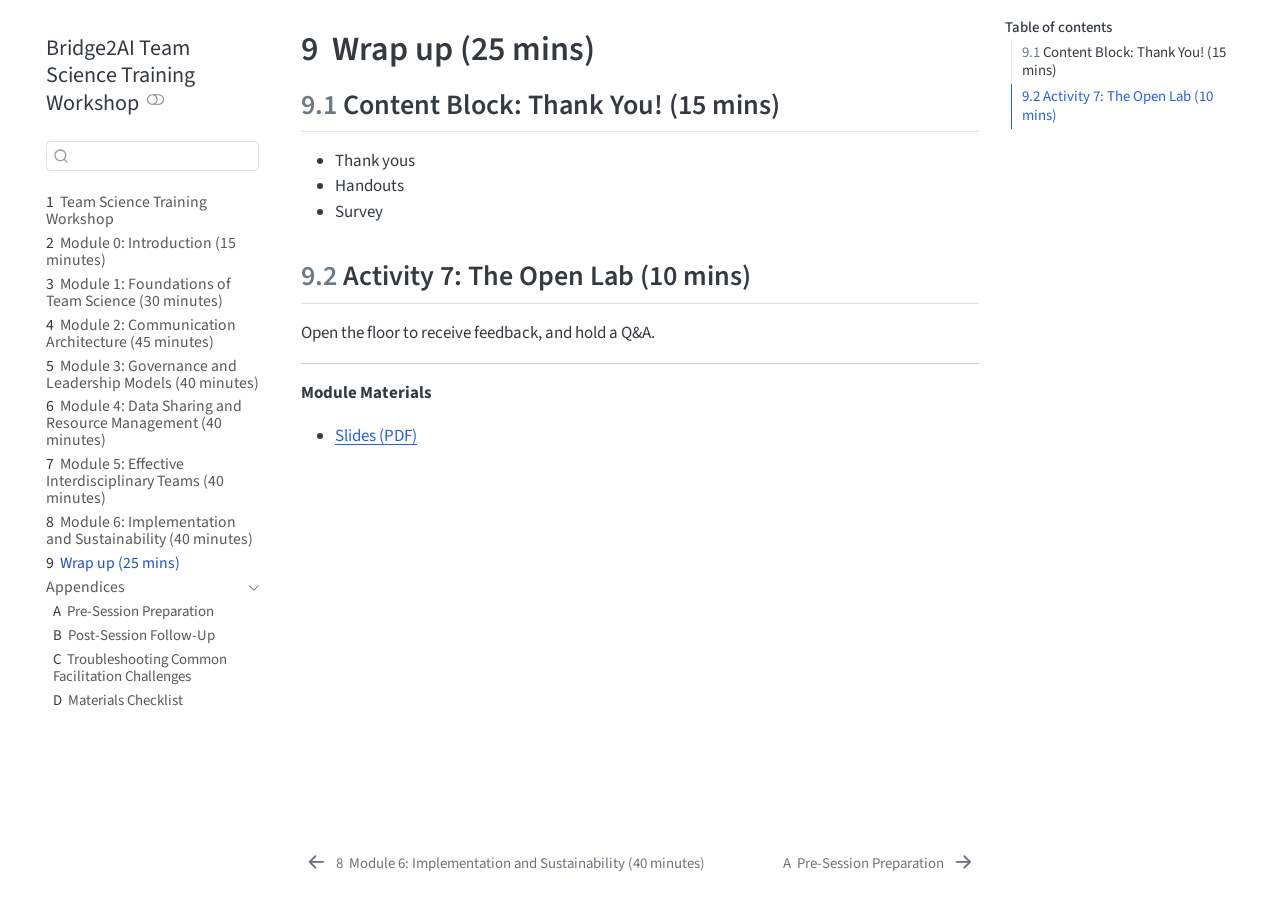
<file: wrap-up.html>
<!DOCTYPE html>
<html xmlns="http://www.w3.org/1999/xhtml" lang="en" xml:lang="en"><head>

<meta charset="utf-8">
<meta name="generator" content="quarto-1.11.9">

<meta name="viewport" content="width=device-width, initial-scale=1.0, user-scalable=yes">


<title>9&nbsp; Wrap up (25 mins) – Bridge2AI Team Science Training Workshop</title>
<style>
/* Default styles provided by pandoc.
** See https://pandoc.org/MANUAL.html#variables-for-html for config info.
*/
span.smallcaps{font-variant: small-caps;}
div.columns{display: flex; gap: 1.5em;}
div.column{flex: auto;}
@media screen {
div.columns{gap: min(4vw, 1.5em);}
div.column{overflow-x: auto;}
}
div.hanging-indent{margin-left: 1.5em; text-indent: -1.5em;}
ul.task-list{list-style: none;}
ul.task-list li input[type="checkbox"] {
  width: 0.8em;
  margin: 0 0.8em 0.2em -1em; /* quarto-specific, see https://github.com/quarto-dev/quarto-cli/issues/4556 */ 
  vertical-align: middle;
}
</style>


<script src="site_libs/quarto-nav/quarto-nav.js"></script>
<script src="site_libs/quarto-nav/headroom.min.js"></script>
<script src="site_libs/clipboard/clipboard.min.js"></script>
<script src="site_libs/quarto-search/autocomplete.umd.js"></script>
<script src="site_libs/quarto-search/fuse.min.js"></script>
<script src="site_libs/quarto-search/quarto-search.js"></script>
<meta name="quarto:offset" content="./">
<link href="./pre-session-preparation.html" rel="next">
<link href="./module-6-implementation.html" rel="prev">
<script src="site_libs/quarto-html/quarto.js" type="module"></script>
<script src="site_libs/quarto-html/tabsets/tabsets.js" type="module"></script>
<script src="site_libs/quarto-html/scrollable-regions/scrollable-regions.js" type="module"></script>
<script src="site_libs/quarto-html/popper.min.js"></script>
<script src="site_libs/quarto-html/tippy.umd.min.js"></script>
<script src="site_libs/quarto-html/anchor.min.js"></script>
<link href="site_libs/quarto-html/tippy.css" rel="stylesheet">
<link href="site_libs/quarto-html/quarto-syntax-highlighting-63b5708e65d6cd79cd7618c58d0c21e7.css" rel="stylesheet" class="quarto-color-scheme" id="quarto-text-highlighting-styles">
<link href="site_libs/quarto-html/quarto-syntax-highlighting-dark-447e42e69aaa9833c0ba1b986f430b20.css" rel="stylesheet" class="quarto-color-scheme quarto-color-alternate" id="quarto-text-highlighting-styles">
<link href="site_libs/quarto-html/quarto-syntax-highlighting-63b5708e65d6cd79cd7618c58d0c21e7.css" rel="stylesheet" class="quarto-color-scheme-extra" id="quarto-text-highlighting-styles">
<script src="site_libs/bootstrap/bootstrap.min.js"></script>
<link href="site_libs/bootstrap/bootstrap-icons.css" rel="stylesheet">
<link href="site_libs/bootstrap/bootstrap-fd437c11ef914449285a5c26e0daa494.min.css" rel="stylesheet" append-hash="true" class="quarto-color-scheme" id="quarto-bootstrap" data-mode="light">
<link href="site_libs/bootstrap/bootstrap-dark-c22d121c1962cb4eb0d4148300656303.min.css" rel="stylesheet" append-hash="true" class="quarto-color-scheme quarto-color-alternate" id="quarto-bootstrap" data-mode="dark">
<link href="site_libs/bootstrap/bootstrap-fd437c11ef914449285a5c26e0daa494.min.css" rel="stylesheet" append-hash="true" class="quarto-color-scheme-extra" id="quarto-bootstrap" data-mode="light">
<script id="quarto-search-options" type="application/json">{
  "location": "sidebar",
  "copy-button": false,
  "collapse-after": 3,
  "panel-placement": "start",
  "type": "textbox",
  "limit": 50,
  "keyboard-shortcut": [
    "f",
    "/",
    "s"
  ],
  "show-item-context": false,
  "language": {
    "search-no-results-text": "No results",
    "search-matching-documents-text": "matching documents",
    "search-copy-link-title": "Copy link to search",
    "search-hide-matches-text": "Hide additional matches",
    "search-more-match-text": "more match in this document",
    "search-more-matches-text": "more matches in this document",
    "search-clear-button-title": "Clear",
    "search-text-placeholder": "",
    "search-detached-cancel-button-title": "Cancel",
    "search-submit-button-title": "Submit",
    "search-label": "Search"
  }
}</script>


</head>

<body class="nav-sidebar floating quarto-light"><a id="quarto-skip-link" class="visually-hidden-focusable" href="#quarto-document-content">Skip to main content</a><script id="quarto-html-before-body" type="application/javascript">
    const toggleBodyColorMode = (bsSheetEl) => {
      const mode = bsSheetEl.getAttribute("data-mode");
      const bodyEl = window.document.querySelector("body");
      if (mode === "dark") {
        bodyEl.classList.add("quarto-dark");
        bodyEl.classList.remove("quarto-light");
      } else {
        bodyEl.classList.add("quarto-light");
        bodyEl.classList.remove("quarto-dark");
      }
    }
    const toggleBodyColorPrimary = () => {
      const bsSheetEl = window.document.querySelector("link#quarto-bootstrap:not([rel=disabled-stylesheet])");
      if (bsSheetEl) {
        toggleBodyColorMode(bsSheetEl);
      }
    }
    const setColorSchemeToggle = (alternate) => {
      const toggles = window.document.querySelectorAll('.quarto-color-scheme-toggle');
      for (let i=0; i < toggles.length; i++) {
        const toggle = toggles[i];
        if (toggle) {
          toggle.setAttribute("aria-checked", alternate ? "true" : "false");
          if (alternate) {
            toggle.classList.add("alternate");
          } else {
            toggle.classList.remove("alternate");
          }
        }
      }
    };
    const toggleColorMode = (alternate) => {
      // Switch the stylesheets
      const primaryStylesheets = window.document.querySelectorAll('link.quarto-color-scheme:not(.quarto-color-alternate)');
      const alternateStylesheets = window.document.querySelectorAll('link.quarto-color-scheme.quarto-color-alternate');
      manageTransitions('#quarto-margin-sidebar .nav-link', false);
      if (alternate) {
        // note: dark is layered on light, we don't disable primary!
        enableStylesheet(alternateStylesheets);
        for (const sheetNode of alternateStylesheets) {
          if (sheetNode.id === "quarto-bootstrap") {
            toggleBodyColorMode(sheetNode);
          }
        }
      } else {
        disableStylesheet(alternateStylesheets);
        enableStylesheet(primaryStylesheets)
        toggleBodyColorPrimary();
      }
      manageTransitions('#quarto-margin-sidebar .nav-link', true);
      // Switch the toggles
      setColorSchemeToggle(alternate)
    }
    // Hack to workaround the fact that safari doesn't
    // properly recolor the scrollbar when toggling (#1455).
    // Not run on load: stylesheets are set before first paint there, and
    // scrolling would undo the scroll to a URL fragment (#14973).
    // The one pixel nudge keeps the reader where they were.
    const refreshSafariScrollbar = () => {
      if (navigator.userAgent.indexOf('Safari') > 0 && navigator.userAgent.indexOf('Chrome') == -1) {
        manageTransitions("body", false);
        const scrollY = window.scrollY;
        window.scrollTo(0, scrollY > 0 ? scrollY - 1 : 1);
        setTimeout(() => {
          window.scrollTo(0, scrollY);
          manageTransitions("body", true);
        }, 40);
      }
    }
    const disableStylesheet = (stylesheets) => {
      for (let i=0; i < stylesheets.length; i++) {
        const stylesheet = stylesheets[i];
        stylesheet.rel = 'disabled-stylesheet';
      }
    }
    const enableStylesheet = (stylesheets) => {
      for (let i=0; i < stylesheets.length; i++) {
        const stylesheet = stylesheets[i];
        if(stylesheet.rel !== 'stylesheet') { // for Chrome, which will still FOUC without this check
          stylesheet.rel = 'stylesheet';
        }
      }
    }
    const manageTransitions = (selector, allowTransitions) => {
      const els = window.document.querySelectorAll(selector);
      for (let i=0; i < els.length; i++) {
        const el = els[i];
        if (allowTransitions) {
          el.classList.remove('notransition');
        } else {
          el.classList.add('notransition');
        }
      }
    }
    const isFileUrl = () => {
      return window.location.protocol === 'file:';
    }
    const hasAlternateSentinel = () => {
      let styleSentinel = getColorSchemeSentinel();
      if (styleSentinel !== null) {
        return styleSentinel === "alternate";
      } else {
        return false;
      }
    }
    const setStyleSentinel = (alternate) => {
      const value = alternate ? "alternate" : "default";
      if (!isFileUrl()) {
        window.localStorage.setItem("quarto-color-scheme", value);
      } else {
        localAlternateSentinel = value;
      }
    }
    const getColorSchemeSentinel = () => {
      if (!isFileUrl()) {
        const storageValue = window.localStorage.getItem("quarto-color-scheme");
        return storageValue != null ? storageValue : localAlternateSentinel;
      } else {
        return localAlternateSentinel;
      }
    }
    const toggleGiscusIfUsed = (isAlternate, darkModeDefault) => {
      const baseTheme = document.querySelector('#giscus-base-theme')?.value ?? 'light';
      const alternateTheme = document.querySelector('#giscus-alt-theme')?.value ?? 'dark';
      let newTheme = '';
      if(authorPrefersDark) {
        newTheme = isAlternate ? baseTheme : alternateTheme;
      } else {
        newTheme = isAlternate ? alternateTheme : baseTheme;
      }
      const changeGiscusTheme = () => {
        // From: https://github.com/giscus/giscus/issues/336
        const sendMessage = (message) => {
          const iframe = document.querySelector('iframe.giscus-frame');
          if (!iframe) return;
          iframe.contentWindow.postMessage({ giscus: message }, 'https://giscus.app');
        }
        sendMessage({
          setConfig: {
            theme: newTheme
          }
        });
      }
      const isGiscussLoaded = window.document.querySelector('iframe.giscus-frame') !== null;
      if (isGiscussLoaded) {
        changeGiscusTheme();
      }
    };
    const authorPrefersDark = false;
    const queryPrefersDark = window.matchMedia('(prefers-color-scheme: dark)');
    const darkModeDefault = queryPrefersDark.matches;
      document.querySelector('link#quarto-text-highlighting-styles.quarto-color-scheme-extra').rel = 'disabled-stylesheet';
      document.querySelector('link#quarto-bootstrap.quarto-color-scheme-extra').rel = 'disabled-stylesheet';
    let localAlternateSentinel = darkModeDefault ? 'alternate' : 'default';
    // Dark / light mode switch
    window.quartoToggleColorScheme = () => {
      // Read the current dark / light value
      let toAlternate = !hasAlternateSentinel();
      toggleColorMode(toAlternate);
      refreshSafariScrollbar();
      setStyleSentinel(toAlternate);
      toggleGiscusIfUsed(toAlternate, darkModeDefault);
      window.dispatchEvent(new Event('resize'));
    };
    queryPrefersDark.addEventListener("change", e => {
      if(window.localStorage.getItem("quarto-color-scheme") !== null)
        return;
      const alternate = e.matches
      toggleColorMode(alternate);
      refreshSafariScrollbar();
      localAlternateSentinel = e.matches ? 'alternate' : 'default'; // this is used alongside local storage!
      toggleGiscusIfUsed(alternate, darkModeDefault);
    });
    // Switch to dark mode if need be
    if (hasAlternateSentinel()) {
      toggleColorMode(true);
    } else {
      toggleColorMode(false);
    }
  </script>

<div id="quarto-search-results"></div>
  <header id="quarto-header" class="headroom fixed-top">
  <nav class="quarto-secondary-nav" aria-label="Toolbar">
    <div class="container-fluid d-flex">
      <button type="button" class="quarto-btn-toggle btn" data-bs-toggle="collapse" role="button" data-bs-target=".quarto-sidebar-collapse-item" aria-controls="quarto-sidebar" aria-expanded="false" aria-label="Toggle sidebar navigation" onclick="if (window.quartoToggleHeadroom) { window.quartoToggleHeadroom(); }">
        <i class="bi bi-layout-text-sidebar-reverse"></i>
      </button>
        <nav class="quarto-page-breadcrumbs" aria-label="Breadcrumbs"><ol class="breadcrumb"><li class="breadcrumb-item"><a href="./wrap-up.html"><span class="chapter-number">9</span>&nbsp; <span class="chapter-title">Wrap up (25 mins)</span></a></li></ol></nav>
        <a class="flex-grow-1" data-bs-toggle="collapse" data-bs-target=".quarto-sidebar-collapse-item" onclick="if (window.quartoToggleHeadroom) { window.quartoToggleHeadroom(); }">      
        </a>
      <button type="button" class="btn quarto-search-button" aria-label="Search" onclick="window.quartoOpenSearch();">
        <i class="bi bi-search"></i>
      </button>
    </div>
  </nav>
</header>
<!-- content -->
<div id="quarto-content" class="quarto-container page-columns page-rows-contents page-layout-article">
<!-- sidebar -->
  <nav id="quarto-sidebar" class="sidebar collapse collapse-horizontal quarto-sidebar-collapse-item sidebar-navigation floating overflow-auto" aria-label="Site">
    <div class="pt-lg-2 mt-2 text-left sidebar-header">
    <div class="sidebar-title mb-0 py-0">
      <a href="./">Bridge2AI Team Science Training Workshop</a> 
        <div class="sidebar-tools-main">
  <button type="button" role="switch" aria-checked="false" class="quarto-color-scheme-toggle quarto-navigation-tool  px-1" onclick="window.quartoToggleColorScheme(); return false;" title="Toggle dark mode" aria-label="Toggle dark mode"><i class="bi"></i></button>
</div>
    </div>
      </div>
        <div class="mt-2 flex-shrink-0 align-items-center">
        <div class="sidebar-search">
        <div id="quarto-search" class="" title="Search"></div>
        </div>
        </div>
    <div class="sidebar-menu-container"> 
    <ul class="list-unstyled mt-1">
        <li class="sidebar-item">
  <div class="sidebar-item-container"> 
  <a href="./index.html" class="sidebar-item-text sidebar-link">
 <span class="menu-text"><span class="chapter-number">1</span>&nbsp; <span class="chapter-title">Team Science Training Workshop</span></span></a>
  </div>
</li>
        <li class="sidebar-item">
  <div class="sidebar-item-container"> 
  <a href="./module-0-introductions.html" class="sidebar-item-text sidebar-link">
 <span class="menu-text"><span class="chapter-number">2</span>&nbsp; <span class="chapter-title">Module 0: Introduction (15 minutes)</span></span></a>
  </div>
</li>
        <li class="sidebar-item">
  <div class="sidebar-item-container"> 
  <a href="./module-1-foundations.html" class="sidebar-item-text sidebar-link">
 <span class="menu-text"><span class="chapter-number">3</span>&nbsp; <span class="chapter-title">Module 1: Foundations of Team Science (30 minutes)</span></span></a>
  </div>
</li>
        <li class="sidebar-item">
  <div class="sidebar-item-container"> 
  <a href="./module-2-communication.html" class="sidebar-item-text sidebar-link">
 <span class="menu-text"><span class="chapter-number">4</span>&nbsp; <span class="chapter-title">Module 2: Communication Architecture (45 minutes)</span></span></a>
  </div>
</li>
        <li class="sidebar-item">
  <div class="sidebar-item-container"> 
  <a href="./module-3-governance.html" class="sidebar-item-text sidebar-link">
 <span class="menu-text"><span class="chapter-number">5</span>&nbsp; <span class="chapter-title">Module 3: Governance and Leadership Models (40 minutes)</span></span></a>
  </div>
</li>
        <li class="sidebar-item">
  <div class="sidebar-item-container"> 
  <a href="./module-4-data-sharing.html" class="sidebar-item-text sidebar-link">
 <span class="menu-text"><span class="chapter-number">6</span>&nbsp; <span class="chapter-title">Module 4: Data Sharing and Resource Management (40 minutes)</span></span></a>
  </div>
</li>
        <li class="sidebar-item">
  <div class="sidebar-item-container"> 
  <a href="./module-5-inclusion.html" class="sidebar-item-text sidebar-link">
 <span class="menu-text"><span class="chapter-number">7</span>&nbsp; <span class="chapter-title">Module 5: Effective Interdisciplinary Teams (40 minutes)</span></span></a>
  </div>
</li>
        <li class="sidebar-item">
  <div class="sidebar-item-container"> 
  <a href="./module-6-implementation.html" class="sidebar-item-text sidebar-link">
 <span class="menu-text"><span class="chapter-number">8</span>&nbsp; <span class="chapter-title">Module 6: Implementation and Sustainability (40 minutes)</span></span></a>
  </div>
</li>
        <li class="sidebar-item">
  <div class="sidebar-item-container"> 
  <a href="./wrap-up.html" class="sidebar-item-text sidebar-link active">
 <span class="menu-text"><span class="chapter-number">9</span>&nbsp; <span class="chapter-title">Wrap up (25 mins)</span></span></a>
  </div>
</li>
        <li class="sidebar-item sidebar-item-section">
      <div class="sidebar-item-container"> 
            <button type="button" class="sidebar-item-text sidebar-item-toggle sidebar-link text-start" data-bs-toggle="collapse" data-bs-target="#quarto-sidebar-section-1" aria-controls="quarto-sidebar-section-1" aria-expanded="true">
 <span class="menu-text" id="quarto-sidebar-section-1-label">Appendices</span><i class="bi bi-chevron-right" aria-hidden="true"></i></button>
      </div>
      <ul id="quarto-sidebar-section-1" aria-labelledby="quarto-sidebar-section-1-label" class="collapse list-unstyled sidebar-section depth1 show">  
          <li class="sidebar-item">
  <div class="sidebar-item-container"> 
  <a href="./pre-session-preparation.html" class="sidebar-item-text sidebar-link">
 <span class="menu-text"><span class="chapter-number">A</span>&nbsp; <span class="chapter-title">Pre-Session Preparation</span></span></a>
  </div>
</li>
          <li class="sidebar-item">
  <div class="sidebar-item-container"> 
  <a href="./post-session-follow-up.html" class="sidebar-item-text sidebar-link">
 <span class="menu-text"><span class="chapter-number">B</span>&nbsp; <span class="chapter-title">Post-Session Follow-Up</span></span></a>
  </div>
</li>
          <li class="sidebar-item">
  <div class="sidebar-item-container"> 
  <a href="./troubleshooting.html" class="sidebar-item-text sidebar-link">
 <span class="menu-text"><span class="chapter-number">C</span>&nbsp; <span class="chapter-title">Troubleshooting Common Facilitation Challenges</span></span></a>
  </div>
</li>
          <li class="sidebar-item">
  <div class="sidebar-item-container"> 
  <a href="./materials-checklist.html" class="sidebar-item-text sidebar-link">
 <span class="menu-text"><span class="chapter-number">D</span>&nbsp; <span class="chapter-title">Materials Checklist</span></span></a>
  </div>
</li>
      </ul>
  </li>
    </ul>
    </div>
</nav>
<div id="quarto-sidebar-glass" class="quarto-sidebar-collapse-item" data-bs-toggle="collapse" data-bs-target=".quarto-sidebar-collapse-item"></div>
<!-- margin-sidebar -->
    <div id="quarto-margin-sidebar" class="sidebar margin-sidebar">
        <nav id="TOC" role="doc-toc" aria-labelledby="toc-title" class="toc-active">
    <h2 id="toc-title">Table of contents</h2>
   
  <ul>
  <li><a href="#content-block-thank-you-15-mins" id="toc-content-block-thank-you-15-mins" class="nav-link active" data-scroll-target="#content-block-thank-you-15-mins"><span class="header-section-number">9.1</span> Content Block: Thank You! (15 mins)</a></li>
  <li><a href="#activity-7-the-open-lab-10-mins" id="toc-activity-7-the-open-lab-10-mins" class="nav-link" data-scroll-target="#activity-7-the-open-lab-10-mins"><span class="header-section-number">9.2</span> Activity 7: The Open Lab (10 mins)</a></li>
  </ul>
</nav>
    </div>
<!-- main -->
<main class="content" id="quarto-document-content" tabindex="-1">


<header id="title-block-header" class="quarto-title-block default">
<div class="quarto-title">
<h1 class="title"><span class="chapter-number">9</span>&nbsp; <span class="chapter-title">Wrap up (25 mins)</span></h1>
</div>



<div class="quarto-title-meta">

    
  
    
  </div>
  


</header>


<section id="content-block-thank-you-15-mins" class="level2" data-number="9.1">
<h2 data-number="9.1" class="anchored" data-anchor-id="content-block-thank-you-15-mins"><span class="header-section-number">9.1</span> Content Block: Thank You! (15 mins)</h2>
<ul>
<li>Thank yous</li>
<li>Handouts</li>
<li>Survey</li>
</ul>
</section>
<section id="activity-7-the-open-lab-10-mins" class="level2" data-number="9.2">
<h2 data-number="9.2" class="anchored" data-anchor-id="activity-7-the-open-lab-10-mins"><span class="header-section-number">9.2</span> Activity 7: The Open Lab (10 mins)</h2>
<p>Open the floor to receive feedback, and hold a Q&amp;A.</p>
<hr>
<p><strong>Module Materials</strong></p>
<ul>
<li><a href="https://github.com/bridge2ai/teaming-training-workshop/blob/main/materials/Wrap-Up/Wrap-Up-Slides.pdf">Slides (PDF)</a></li>
</ul>


</section>

</main> <!-- /main -->
<script id="quarto-html-after-body" type="application/javascript">
  window.document.addEventListener("DOMContentLoaded", function (event) {
    // Ensure there is a toggle, if there isn't float one in the top right
    if (window.document.querySelector('.quarto-color-scheme-toggle') === null) {
      const toggle = window.document.createElement('button');
      toggle.type = "button";
      toggle.setAttribute("role", "switch");
      toggle.setAttribute("aria-checked", "false");
      toggle.classList.add('top-right');
      toggle.classList.add('quarto-color-scheme-toggle');
      toggle.setAttribute("aria-label", "Toggle dark mode");
      toggle.onclick = function() { try { window.quartoToggleColorScheme(); } catch {} return false; };
      const i = window.document.createElement("i");
      i.classList.add('bi');
      toggle.appendChild(i);
      // Put the toggle in a landmark of its own, so that landmark navigation
      // can reach it.
      //
      // The container is always a fresh direct child of body, and the toggle is
      // never moved into page furniture that the theme or the author controls.
      // The toggle is positioned against the page, so any ancestor that
      // establishes a containing block captures it: a positioned element or a
      // grid for position: absolute, and transform, filter, will-change or
      // contain for position: fixed. A direct child of body has none of these
      // to inherit, and the shift when one appears is silent and visual.
      //
      // ARIA says a document should have at most one banner, and axe reports a
      // duplicate whether or not the banners carry distinct labels. So use a
      // header when the page has no banner yet, and a named region otherwise.
      //
      // A header is a banner wherever it sits, unless it is inside sectioning
      // content, so this cannot just look at the children of body: a custom
      // page layout wraps the title block header in a plain div. An explicit
      // role="banner" always counts.
      const sectioning = 'article, aside, main, nav, section, [role="article"], [role="complementary"], [role="main"], [role="navigation"], [role="region"]';
      const hasBanner = Array.from(
        window.document.querySelectorAll('header:not([role]), [role="banner"]')
      ).some(function(el) {
        return el.hasAttribute("role") || el.closest(sectioning) === null;
      });
      const container = window.document.createElement(hasBanner ? "div" : "header");
      if (hasBanner) {
        container.setAttribute("role", "region");
        container.setAttribute("aria-label", "Toggle dark mode");
      }
      container.classList.add('quarto-color-scheme-toggle-container');
      container.appendChild(toggle);
      window.document.body.appendChild(container);
    }
    setColorSchemeToggle(hasAlternateSentinel())
    const icon = "";
    const anchorJS = new window.AnchorJS();
    anchorJS.options = {
      placement: 'right',
      icon: icon
    };
    anchorJS.add('.anchored');
    const isCodeAnnotation = (el) => {
      for (const clz of el.classList) {
        if (clz.startsWith('code-annotation-')) {                     
          return true;
        }
      }
      return false;
    }
    const onCopySuccess = function(e) {
      // button target
      const button = e.trigger;
      // don't keep focus
      button.blur();
      // flash "checked"
      button.classList.add('code-copy-button-checked');
      var currentTitle = button.getAttribute("title");
      button.setAttribute("title", "Copied!");
      let tooltip;
      if (window.bootstrap) {
        button.setAttribute("data-bs-toggle", "tooltip");
        button.setAttribute("data-bs-placement", "left");
        button.setAttribute("data-bs-title", "Copied!");
        tooltip = new bootstrap.Tooltip(button, 
          { trigger: "manual", 
            customClass: "code-copy-button-tooltip",
            offset: [0, -8]});
        tooltip.show();    
      }
      setTimeout(function() {
        if (tooltip) {
          tooltip.hide();
          button.removeAttribute("data-bs-title");
          button.removeAttribute("data-bs-toggle");
          button.removeAttribute("data-bs-placement");
        }
        button.setAttribute("title", currentTitle);
        button.classList.remove('code-copy-button-checked');
      }, 1000);
      // clear code selection
      e.clearSelection();
    }
    const getTextToCopy = function(trigger) {
      const outerScaffold = trigger.parentElement.cloneNode(true);
      const codeEl = outerScaffold.querySelector('code');
      for (const childEl of codeEl.children) {
        if (isCodeAnnotation(childEl)) {
          childEl.remove();
        }
      }
      return codeEl.innerText;
    }
    const clipboard = new window.ClipboardJS('.code-copy-button:not([data-in-quarto-modal])', {
      text: getTextToCopy
    });
    clipboard.on('success', onCopySuccess);
    if (window.document.getElementById('quarto-embedded-source-code-modal')) {
      const clipboardModal = new window.ClipboardJS('.code-copy-button[data-in-quarto-modal]', {
        text: getTextToCopy,
        container: window.document.getElementById('quarto-embedded-source-code-modal')
      });
      clipboardModal.on('success', onCopySuccess);
    }
      var localhostRegex = new RegExp(/^(?:http|https):\/\/localhost\:?[0-9]*\//);
      var mailtoRegex = new RegExp(/^mailto:/);
        var filterRegex = new RegExp('/' + window.location.host + '/');
      var isInternal = (href) => {
          return filterRegex.test(href) || localhostRegex.test(href) || mailtoRegex.test(href);
      }
      // Inspect non-navigation links and adorn them if external
      window.quartoDecorateExternalLinks = function (root) {
     var links = (root || window.document).querySelectorAll('a[href]:not(.nav-link):not(.navbar-brand):not(.toc-action):not(.sidebar-link):not(.sidebar-item-toggle):not(.pagination-link):not(.no-external):not([aria-hidden]):not(.dropdown-item):not(.quarto-navigation-tool):not(.about-link)');
      for (var i=0; i<links.length; i++) {
        const link = links[i];
        if (!isInternal(link.href)) {
          // undo the damage that might have been done by quarto-nav.js in the case of
          // links that we want to consider external
          if (link.dataset.originalHref !== undefined) {
            link.href = link.dataset.originalHref;
          }
          if (!link.classList.contains('no-external-icon')) {
          }
        }
      }
      };
      window.quartoDecorateExternalLinks(window.document);
    // Esc closes the popup (WCAG 1.4.13) and focus leaving both trigger and
    // popup closes it (WCAG 2.4.11); tippy handles neither for interactive popups.
    const hideOnEscAndFocusOut = {
      name: 'hideOnEscAndFocusOut',
      defaultValue: true,
      fn(instance) {
        const dismiss = () => {
          // A show scheduled by the trigger delay would otherwise reopen it
          instance.clearDelayTimeouts();
          instance.hide();
        };
        const onKeyDown = (event) => {
          if (event.key !== 'Escape') {
            return;
          }
          // Keep Esc from also reaching page handlers (e.g. reveal.js overview),
          // except an open reveal.js slide menu, which Esc should close too.
          // The menu handles keys only when its keyboard option is on.
          const menuHandlesEsc = window.Reveal?.getPlugin?.('menu')?.isOpen() &&
            window.Reveal.getConfig().menu?.keyboard !== false;
          if (!menuHandlesEsc) {
            event.stopPropagation();
          }
          if (instance.popper.contains(window.document.activeElement)) {
            // Disabled while refocusing so the focus trigger does not reopen it
            instance.disable();
            instance.reference.focus();
            instance.enable();
          }
          dismiss();
        };
        const onFocusOut = (event) => {
          const target = event.relatedTarget;
          if (target && !instance.reference.contains(target) &&
              !instance.popper.contains(target)) {
            dismiss();
          }
        };
        // On the trigger too: a click trigger (code-annotations: select) has no
        // blur handling. Attached for the instance's lifetime so leaving the
        // trigger also cancels a show still pending on the trigger delay.
        instance.reference.addEventListener('focusout', onFocusOut);
        return {
          onShow() {
            window.document.addEventListener('keydown', onKeyDown, true);
            instance.popper.addEventListener('focusout', onFocusOut);
          },
          onHide() {
            window.document.removeEventListener('keydown', onKeyDown, true);
            instance.popper.removeEventListener('focusout', onFocusOut);
          },
          onDestroy() {
            instance.reference.removeEventListener('focusout', onFocusOut);
          },
        };
      },
    };
    function tippyHover(el, contentFn, onTriggerFn, onUntriggerFn) {
      const config = {
        allowHTML: true,
        maxWidth: 500,
        delay: 100,
        arrow: false,
        appendTo: function(el) {
            return el.parentElement;
        },
        interactive: true,
        interactiveBorder: 10,
        theme: 'quarto',
        placement: 'bottom-start',
        plugins: [hideOnEscAndFocusOut],
      };
      if (contentFn) {
        config.content = contentFn;
      }
      if (onTriggerFn) {
        config.onTrigger = onTriggerFn;
      }
      if (onUntriggerFn) {
        config.onUntrigger = onUntriggerFn;
      }
      window.tippy(el, config); 
    }
    const noterefs = window.document.querySelectorAll('a[role="doc-noteref"]');
    for (var i=0; i<noterefs.length; i++) {
      const ref = noterefs[i];
      tippyHover(ref, function() {
        // use id or data attribute instead here
        let href = ref.getAttribute('data-footnote-href') || ref.getAttribute('href');
        try { href = new URL(href).hash; } catch {}
        const id = href.replace(/^#\/?/, "");
        const note = window.document.getElementById(id);
        if (note) {
          return note.innerHTML;
        } else {
          return "";
        }
      });
    }
    const xrefs = window.document.querySelectorAll('a.quarto-xref');
    const processXRef = (id, note) => {
      // Strip column container classes
      const stripColumnClz = (el) => {
        el.classList.remove("page-full", "page-columns");
        if (el.children) {
          for (const child of el.children) {
            stripColumnClz(child);
          }
        }
      }
      stripColumnClz(note)
      if (id === null || id.startsWith('sec-')) {
        // Special case sections, only their first couple elements
        const container = document.createElement("div");
        if (note.children && note.children.length > 2) {
          container.appendChild(note.children[0].cloneNode(true));
          for (let i = 1; i < note.children.length; i++) {
            const child = note.children[i];
            if (child.tagName === "P" && child.innerText === "") {
              continue;
            } else {
              container.appendChild(child.cloneNode(true));
              break;
            }
          }
          if (window.Quarto?.typesetMath) {
            window.Quarto.typesetMath(container);
          }
          return container.innerHTML
        } else {
          if (window.Quarto?.typesetMath) {
            window.Quarto.typesetMath(note);
          }
          return note.innerHTML;
        }
      } else {
        // Remove any anchor links if they are present
        const anchorLink = note.querySelector('a.anchorjs-link');
        if (anchorLink) {
          anchorLink.remove();
        }
        if (window.Quarto?.typesetMath) {
          window.Quarto.typesetMath(note);
        }
        if (note.classList.contains("callout")) {
          return note.outerHTML;
        } else {
          return note.innerHTML;
        }
      }
    }
    for (var i=0; i<xrefs.length; i++) {
      const xref = xrefs[i];
      tippyHover(xref, undefined, function(instance) {
        instance.disable();
        let url = xref.getAttribute('href');
        let hash = undefined; 
        if (url.startsWith('#')) {
          hash = url;
        } else {
          try { hash = new URL(url).hash; } catch {}
        }
        if (hash) {
          const id = hash.replace(/^#\/?/, "");
          const note = window.document.getElementById(id);
          if (note !== null) {
            try {
              const html = processXRef(id, note.cloneNode(true));
              instance.setContent(html);
            } finally {
              instance.enable();
              instance.show();
            }
          } else {
            // See if we can fetch this
            fetch(url.split('#')[0])
            .then(res => res.text())
            .then(html => {
              const parser = new DOMParser();
              const htmlDoc = parser.parseFromString(html, "text/html");
              const note = htmlDoc.getElementById(id);
              if (note !== null) {
                const html = processXRef(id, note);
                instance.setContent(html);
              } 
            }).finally(() => {
              instance.enable();
              instance.show();
            });
          }
        } else {
          // See if we can fetch a full url (with no hash to target)
          // This is a special case and we should probably do some content thinning / targeting
          fetch(url)
          .then(res => res.text())
          .then(html => {
            const parser = new DOMParser();
            const htmlDoc = parser.parseFromString(html, "text/html");
            const note = htmlDoc.querySelector('main.content');
            if (note !== null) {
              // This should only happen for chapter cross references
              // (since there is no id in the URL)
              // remove the first header
              if (note.children.length > 0 && note.children[0].tagName === "HEADER") {
                note.children[0].remove();
              }
              const html = processXRef(null, note);
              instance.setContent(html);
            } 
          }).finally(() => {
            instance.enable();
            instance.show();
          });
        }
      }, function(instance) {
      });
    }
        let selectedAnnoteEl;
        const selectorForAnnotation = ( cell, annotation) => {
          let cellAttr = 'data-code-cell="' + cell + '"';
          let lineAttr = 'data-code-annotation="' +  annotation + '"';
          const selector = 'span[' + cellAttr + '][' + lineAttr + ']';
          return selector;
        }
        const selectCodeLines = (annoteEl) => {
          const doc = window.document;
          const targetCell = annoteEl.getAttribute("data-target-cell");
          const targetAnnotation = annoteEl.getAttribute("data-target-annotation");
          const annoteSpan = window.document.querySelector(selectorForAnnotation(targetCell, targetAnnotation));
          const lines = annoteSpan.getAttribute("data-code-lines").split(",");
          const lineIds = lines.map((line) => {
            return targetCell + "-" + line;
          })
          // Each band is positioned against its own containing block, which is
          // not the offsetParent of the lines, so place it from client rects.
          const placeBand = (band, firstEl, lastEl, codeBlock) => {
            const container = band.offsetParent;
            if (container === null) {
              return;
            }
            const containerRect = container.getBoundingClientRect();
            // Reveal.js scales slides with a transform, so convert client
            // pixels back to the CSS pixels of the container.
            const scale = containerRect.height / container.offsetHeight || 1;
            const firstRect = firstEl.getBoundingClientRect();
            const lastRect = lastEl.getBoundingClientRect();
            const top = (firstRect.top - containerRect.top) / scale - container.clientTop + container.scrollTop;
            const height = (lastRect.bottom - firstRect.top) / scale;
            band.style.top = top - 2 + "px";
            band.style.height = height + 4 + "px";
            if (codeBlock) {
              // Without the copy button wrapper, the containing block is wider
              // than the code block, so span the code block explicitly.
              const blockRect = codeBlock.getBoundingClientRect();
              band.style.left = (blockRect.left - containerRect.left) / scale - container.clientLeft + container.scrollLeft + "px";
              band.style.width = blockRect.width / scale + "px";
            }
          };
          if (lineIds.length > 0) {
            const el = window.document.getElementById(lineIds[0]);
            const lastEl = window.document.getElementById(lineIds[lineIds.length - 1]);
            const parent = el.parentElement.parentElement;
            // cook up a div (if necessary) and position it
            let div = window.document.getElementById("code-annotation-line-highlight");
            if (div === null) {
              div = window.document.createElement("div");
              div.setAttribute("id", "code-annotation-line-highlight");
              div.style.position = 'absolute';
              parent.appendChild(div);
            }
            placeBand(div, el, lastEl, parent.closest("div.sourceCode") || parent);
            let gutterDiv = window.document.getElementById("code-annotation-line-highlight-gutter");
            if (gutterDiv === null) {
              gutterDiv = window.document.createElement("div");
              gutterDiv.setAttribute("id", "code-annotation-line-highlight-gutter");
              gutterDiv.style.position = 'absolute';
              const codeCell = window.document.getElementById(targetCell);
              const gutter = codeCell.querySelector('.code-annotation-gutter');
              gutter.appendChild(gutterDiv);
            }
            placeBand(gutterDiv, el, lastEl);
            selectedAnnoteEl = annoteEl;
          }
        };
        const unselectCodeLines = () => {
          const elementsIds = ["code-annotation-line-highlight", "code-annotation-line-highlight-gutter"];
          elementsIds.forEach((elId) => {
            const div = window.document.getElementById(elId);
            if (div) {
              div.remove();
            }
          });
          selectedAnnoteEl = undefined;
        };
          // Handle positioning of the toggle
      window.addEventListener(
        "resize",
        throttle(() => {
          elRect = undefined;
          if (selectedAnnoteEl) {
            selectCodeLines(selectedAnnoteEl);
          }
        }, 10)
      );
      function throttle(fn, ms) {
      let throttle = false;
      let timer;
        return (...args) => {
          if(!throttle) { // first call gets through
              fn.apply(this, args);
              throttle = true;
          } else { // all the others get throttled
              if(timer) clearTimeout(timer); // cancel #2
              timer = setTimeout(() => {
                fn.apply(this, args);
                timer = throttle = false;
              }, ms);
          }
        };
      }
        // Attach click handler to the DT
        const annoteDls = window.document.querySelectorAll('dt[data-target-cell]');
        for (const annoteDlNode of annoteDls) {
          annoteDlNode.addEventListener('click', (event) => {
            const clickedEl = event.target;
            if (clickedEl !== selectedAnnoteEl) {
              unselectCodeLines();
              const activeEl = window.document.querySelector('dt[data-target-cell].code-annotation-active');
              if (activeEl) {
                activeEl.classList.remove('code-annotation-active');
              }
              selectCodeLines(clickedEl);
              clickedEl.classList.add('code-annotation-active');
            } else {
              // Unselect the line
              unselectCodeLines();
              clickedEl.classList.remove('code-annotation-active');
            }
          });
        }
    const findCites = (el) => {
      const parentEl = el.parentElement;
      if (parentEl) {
        const cites = parentEl.dataset.cites;
        if (cites) {
          return {
            el,
            cites: cites.split(' ')
          };
        } else {
          return findCites(el.parentElement)
        }
      } else {
        return undefined;
      }
    };
    var bibliorefs = window.document.querySelectorAll('a[role="doc-biblioref"]');
    for (var i=0; i<bibliorefs.length; i++) {
      const ref = bibliorefs[i];
      const citeInfo = findCites(ref);
      if (citeInfo) {
        tippyHover(citeInfo.el, function() {
          var popup = window.document.createElement('div');
          citeInfo.cites.forEach(function(cite) {
            var citeDiv = window.document.createElement('div');
            citeDiv.classList.add('hanging-indent');
            citeDiv.classList.add('csl-entry');
            var biblioDiv = window.document.getElementById('ref-' + cite);
            if (biblioDiv) {
              citeDiv.innerHTML = biblioDiv.innerHTML;
            }
            popup.appendChild(citeDiv);
          });
          return popup.innerHTML;
        });
      }
    }
  });
  </script>
  <script type="application/javascript">
  window.quartoScrollableRegionsLabels = {"code":"Scrollable code","output":"Scrollable output"};
  </script>
<nav class="page-navigation" aria-label="Page">
  <div class="nav-page nav-page-previous">
      <a href="./module-6-implementation.html" class="pagination-link" aria-label="Module 6: Implementation and Sustainability (40 minutes)">
        <i class="bi bi-arrow-left-short"></i> <span class="nav-page-text"><span class="chapter-number">8</span>&nbsp; <span class="chapter-title">Module 6: Implementation and Sustainability (40 minutes)</span></span>
      </a>          
  </div>
  <div class="nav-page nav-page-next">
      <a href="./pre-session-preparation.html" class="pagination-link" aria-label="Pre-Session Preparation">
        <span class="nav-page-text"><span class="chapter-number">A</span>&nbsp; <span class="chapter-title">Pre-Session Preparation</span></span> <i class="bi bi-arrow-right-short"></i>
      </a>
  </div>
</nav>
</div> <!-- /content -->




</body></html>
</file>
<file: site_libs/quarto-html/tippy.css>
.tippy-box[data-animation=fade][data-state=hidden]{opacity:0}[data-tippy-root]{max-width:calc(100vw - 10px)}.tippy-box{position:relative;background-color:#333;color:#fff;border-radius:4px;font-size:14px;line-height:1.4;white-space:normal;outline:0;transition-property:transform,visibility,opacity}.tippy-box[data-placement^=top]>.tippy-arrow{bottom:0}.tippy-box[data-placement^=top]>.tippy-arrow:before{bottom:-7px;left:0;border-width:8px 8px 0;border-top-color:initial;transform-origin:center top}.tippy-box[data-placement^=bottom]>.tippy-arrow{top:0}.tippy-box[data-placement^=bottom]>.tippy-arrow:before{top:-7px;left:0;border-width:0 8px 8px;border-bottom-color:initial;transform-origin:center bottom}.tippy-box[data-placement^=left]>.tippy-arrow{right:0}.tippy-box[data-placement^=left]>.tippy-arrow:before{border-width:8px 0 8px 8px;border-left-color:initial;right:-7px;transform-origin:center left}.tippy-box[data-placement^=right]>.tippy-arrow{left:0}.tippy-box[data-placement^=right]>.tippy-arrow:before{left:-7px;border-width:8px 8px 8px 0;border-right-color:initial;transform-origin:center right}.tippy-box[data-inertia][data-state=visible]{transition-timing-function:cubic-bezier(.54,1.5,.38,1.11)}.tippy-arrow{width:16px;height:16px;color:#333}.tippy-arrow:before{content:"";position:absolute;border-color:transparent;border-style:solid}.tippy-content{position:relative;padding:5px 9px;z-index:1}
</file>
<file: site_libs/quarto-html/quarto-syntax-highlighting-63b5708e65d6cd79cd7618c58d0c21e7.css>
/* quarto syntax highlight colors */
:root {
  --quarto-hl-ot-color: #003B4F;
  --quarto-hl-at-color: #657422;
  --quarto-hl-ss-color: #20794D;
  --quarto-hl-an-color: #5E5E5E;
  --quarto-hl-fu-color: #4758AB;
  --quarto-hl-st-color: #20794D;
  --quarto-hl-cf-color: #003B4F;
  --quarto-hl-op-color: #5E5E5E;
  --quarto-hl-er-color: #AD0000;
  --quarto-hl-bn-color: #AD0000;
  --quarto-hl-al-color: #AD0000;
  --quarto-hl-va-color: #111111;
  --quarto-hl-bu-color: inherit;
  --quarto-hl-ex-color: inherit;
  --quarto-hl-pp-color: #AD0000;
  --quarto-hl-in-color: #5E5E5E;
  --quarto-hl-vs-color: #20794D;
  --quarto-hl-wa-color: #5E5E5E;
  --quarto-hl-do-color: #5E5E5E;
  --quarto-hl-im-color: #00769E;
  --quarto-hl-ch-color: #20794D;
  --quarto-hl-dt-color: #AD0000;
  --quarto-hl-fl-color: #AD0000;
  --quarto-hl-co-color: #5E5E5E;
  --quarto-hl-cv-color: #5E5E5E;
  --quarto-hl-cn-color: #8f5902;
  --quarto-hl-sc-color: #5E5E5E;
  --quarto-hl-dv-color: #AD0000;
  --quarto-hl-kw-color: #003B4F;
}

/* other quarto variables */
:root {
  --quarto-font-monospace: SFMono-Regular, Menlo, Monaco, Consolas, "Liberation Mono", "Courier New", monospace;
}

/* syntax highlight based on Pandoc's rules */
pre > code.sourceCode > span {
  color: #003B4F;
}

code.sourceCode > span {
  color: #003B4F;
}

div.sourceCode,
div.sourceCode pre.sourceCode {
  color: #003B4F;
}

/* Normal */
code span {
  color: #003B4F;
}

/* Alert */
code span.al {
  color: #AD0000;
  font-style: inherit;
}

/* Annotation */
code span.an {
  color: #5E5E5E;
  font-style: inherit;
}

/* Attribute */
code span.at {
  color: #657422;
  font-style: inherit;
}

/* BaseN */
code span.bn {
  color: #AD0000;
  font-style: inherit;
}

/* BuiltIn */
code span.bu {
  font-style: inherit;
}

/* ControlFlow */
code span.cf {
  color: #003B4F;
  font-weight: bold;
  font-style: inherit;
}

/* Char */
code span.ch {
  color: #20794D;
  font-style: inherit;
}

/* Constant */
code span.cn {
  color: #8f5902;
  font-style: inherit;
}

/* Comment */
code span.co {
  color: #5E5E5E;
  font-style: inherit;
}

/* CommentVar */
code span.cv {
  color: #5E5E5E;
  font-style: italic;
}

/* Documentation */
code span.do {
  color: #5E5E5E;
  font-style: italic;
}

/* DataType */
code span.dt {
  color: #AD0000;
  font-style: inherit;
}

/* DecVal */
code span.dv {
  color: #AD0000;
  font-style: inherit;
}

/* Error */
code span.er {
  color: #AD0000;
  font-style: inherit;
}

/* Extension */
code span.ex {
  font-style: inherit;
}

/* Float */
code span.fl {
  color: #AD0000;
  font-style: inherit;
}

/* Function */
code span.fu {
  color: #4758AB;
  font-style: inherit;
}

/* Import */
code span.im {
  color: #00769E;
  font-style: inherit;
}

/* Information */
code span.in {
  color: #5E5E5E;
  font-style: inherit;
}

/* Keyword */
code span.kw {
  color: #003B4F;
  font-weight: bold;
  font-style: inherit;
}

/* Operator */
code span.op {
  color: #5E5E5E;
  font-style: inherit;
}

/* Other */
code span.ot {
  color: #003B4F;
  font-style: inherit;
}

/* Preprocessor */
code span.pp {
  color: #AD0000;
  font-style: inherit;
}

/* SpecialChar */
code span.sc {
  color: #5E5E5E;
  font-style: inherit;
}

/* SpecialString */
code span.ss {
  color: #20794D;
  font-style: inherit;
}

/* String */
code span.st {
  color: #20794D;
  font-style: inherit;
}

/* Variable */
code span.va {
  color: #111111;
  font-style: inherit;
}

/* VerbatimString */
code span.vs {
  color: #20794D;
  font-style: inherit;
}

/* Warning */
code span.wa {
  color: #5E5E5E;
  font-style: italic;
}

.prevent-inlining {
  content: "</";
}

/*# sourceMappingURL=054cc16b9e9817627be6994582d2ffb5.css.map */
</file>
<file: site_libs/quarto-html/quarto-syntax-highlighting-dark-447e42e69aaa9833c0ba1b986f430b20.css>
/* quarto syntax highlight colors */
:root {
  --quarto-hl-al-color: #f07178;
  --quarto-hl-an-color: #d4d0ab;
  --quarto-hl-at-color: #00e0e0;
  --quarto-hl-bn-color: #d4d0ab;
  --quarto-hl-bu-color: #abe338;
  --quarto-hl-ch-color: #abe338;
  --quarto-hl-co-color: #f8f8f2;
  --quarto-hl-cv-color: #ffd700;
  --quarto-hl-cn-color: #ffd700;
  --quarto-hl-cf-color: #ffa07a;
  --quarto-hl-dt-color: #ffa07a;
  --quarto-hl-dv-color: #d4d0ab;
  --quarto-hl-do-color: #f8f8f2;
  --quarto-hl-er-color: #f07178;
  --quarto-hl-ex-color: #00e0e0;
  --quarto-hl-fl-color: #d4d0ab;
  --quarto-hl-fu-color: #ffa07a;
  --quarto-hl-im-color: #abe338;
  --quarto-hl-in-color: #d4d0ab;
  --quarto-hl-kw-color: #ffa07a;
  --quarto-hl-op-color: #ffa07a;
  --quarto-hl-ot-color: #00e0e0;
  --quarto-hl-pp-color: #dcc6e0;
  --quarto-hl-re-color: #00e0e0;
  --quarto-hl-sc-color: #abe338;
  --quarto-hl-ss-color: #abe338;
  --quarto-hl-st-color: #abe338;
  --quarto-hl-va-color: #00e0e0;
  --quarto-hl-vs-color: #abe338;
  --quarto-hl-wa-color: #dcc6e0;
}

/* other quarto variables */
:root {
  --quarto-font-monospace: SFMono-Regular, Menlo, Monaco, Consolas, "Liberation Mono", "Courier New", monospace;
}

/* syntax highlight based on Pandoc's rules */
pre > code.sourceCode > span {
  color: #f8f8f2;
}

code.sourceCode > span {
  color: #f8f8f2;
}

div.sourceCode,
div.sourceCode pre.sourceCode {
  color: #f8f8f2;
}

/* Normal */
code span {
  color: #f8f8f2;
}

/* Alert */
code span.al {
  color: #f07178;
}

/* Annotation */
code span.an {
  color: #d4d0ab;
}

/* Attribute */
code span.at {
  color: #00e0e0;
}

/* BaseN */
code span.bn {
  color: #d4d0ab;
}

/* BuiltIn */
code span.bu {
  color: #abe338;
}

/* ControlFlow */
code span.cf {
  font-weight: bold;
  color: #ffa07a;
}

/* Char */
code span.ch {
  color: #abe338;
}

/* Constant */
code span.cn {
  color: #ffd700;
}

/* Comment */
code span.co {
  font-style: italic;
  color: #f8f8f2;
}

/* CommentVar */
code span.cv {
  color: #ffd700;
}

/* Documentation */
code span.do {
  color: #f8f8f2;
}

/* DataType */
code span.dt {
  color: #ffa07a;
}

/* DecVal */
code span.dv {
  color: #d4d0ab;
}

/* Error */
code span.er {
  color: #f07178;
  text-decoration: underline;
}

/* Extension */
code span.ex {
  font-weight: bold;
  color: #00e0e0;
}

/* Float */
code span.fl {
  color: #d4d0ab;
}

/* Function */
code span.fu {
  color: #ffa07a;
}

/* Import */
code span.im {
  color: #abe338;
}

/* Information */
code span.in {
  color: #d4d0ab;
}

/* Keyword */
code span.kw {
  font-weight: bold;
  color: #ffa07a;
}

/* Operator */
code span.op {
  color: #ffa07a;
}

/* Other */
code span.ot {
  color: #00e0e0;
}

/* Preprocessor */
code span.pp {
  color: #dcc6e0;
}

/* RegionMarker */
code span.re {
  background-color: #f8f8f2;
  color: #00e0e0;
}

/* SpecialChar */
code span.sc {
  color: #abe338;
}

/* SpecialString */
code span.ss {
  color: #abe338;
}

/* String */
code span.st {
  color: #abe338;
}

/* Variable */
code span.va {
  color: #00e0e0;
}

/* VerbatimString */
code span.vs {
  color: #abe338;
}

/* Warning */
code span.wa {
  color: #dcc6e0;
}

.prevent-inlining {
  content: "</";
}

/*# sourceMappingURL=be8e1111c2b710f7c3a4926ffa2967aa.css.map */
</file>
